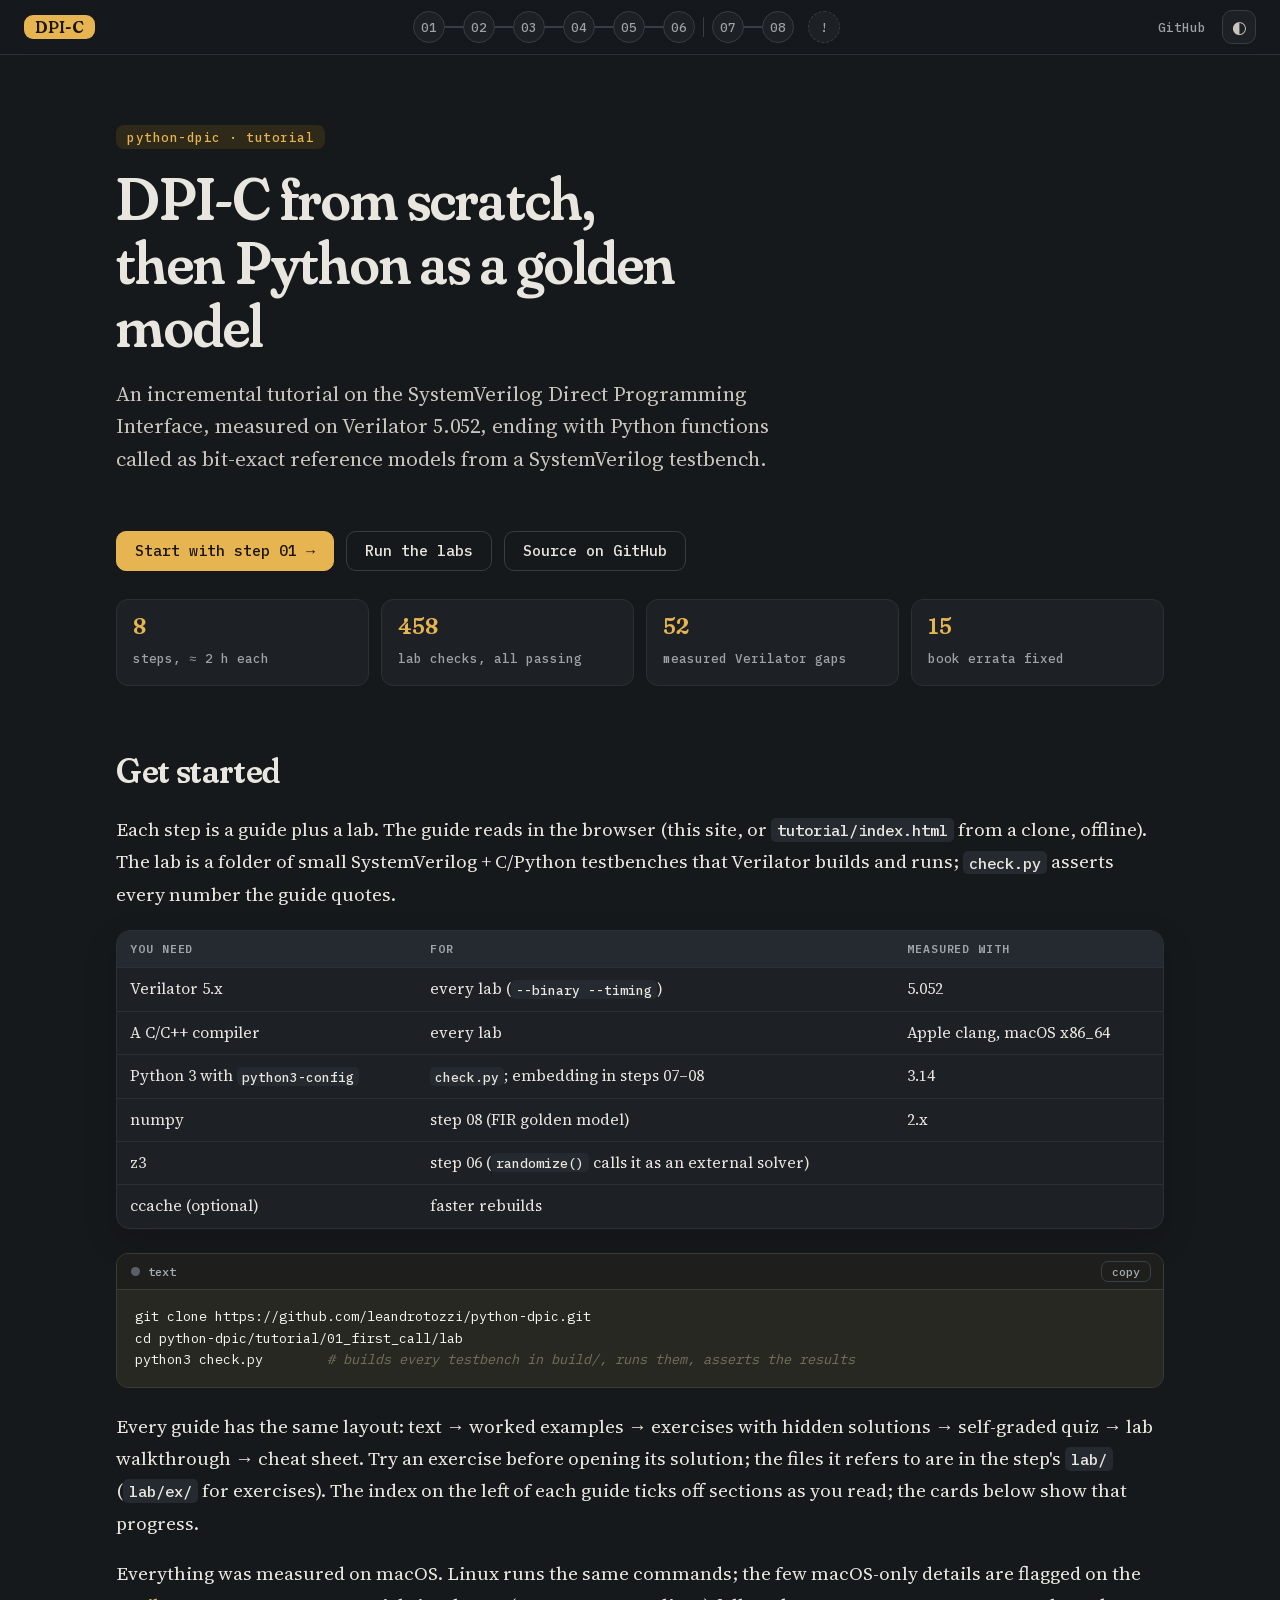
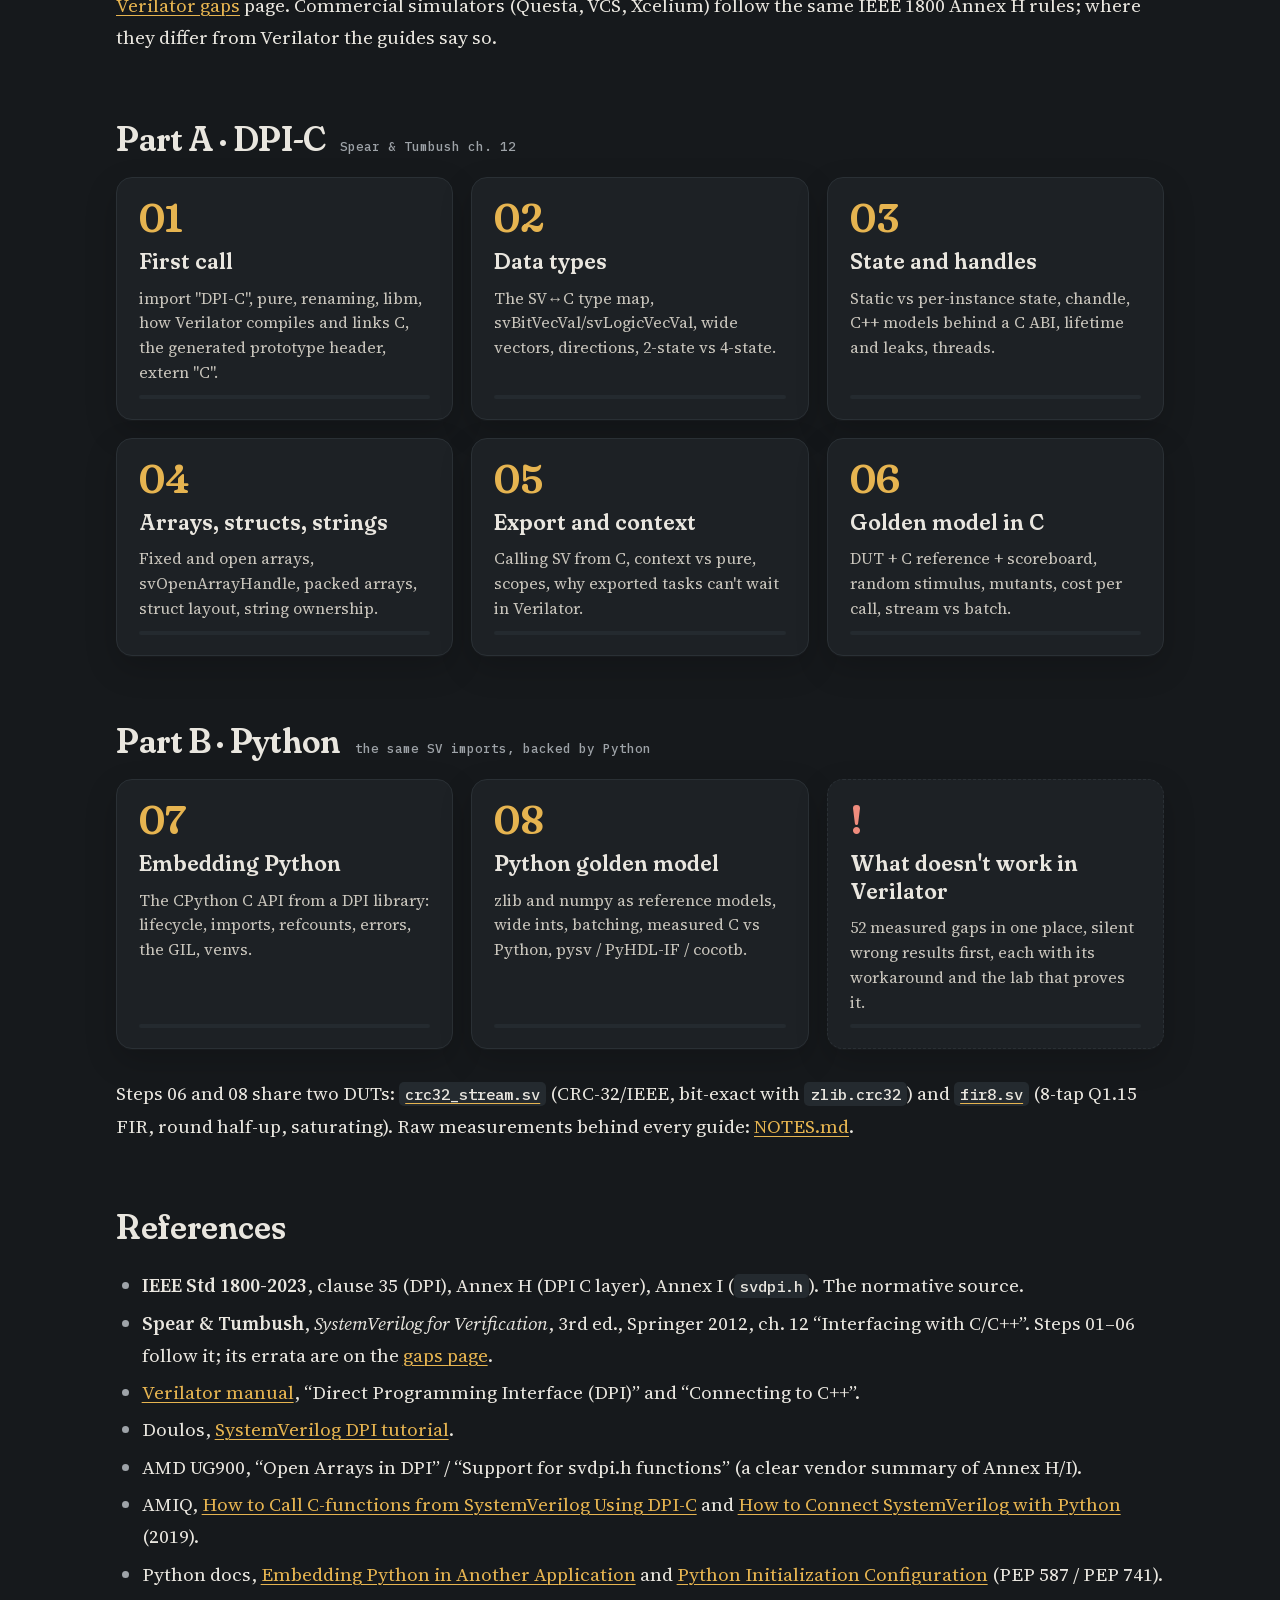
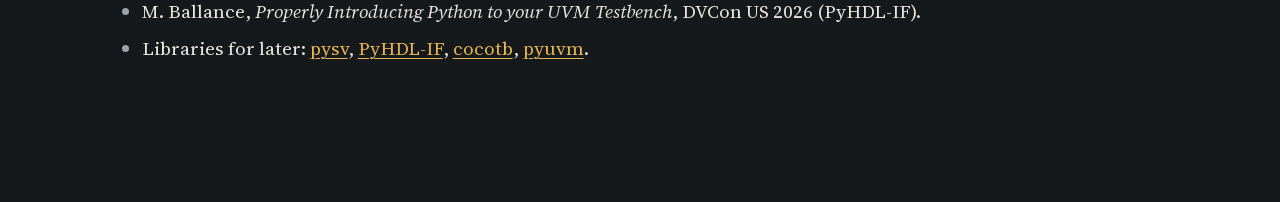
<file: tutorial/index.html>
<!doctype html>
<html lang="en">
<head>
<meta charset="utf-8">
<meta name="viewport" content="width=device-width, initial-scale=1">
<title>DPI-C and Python</title>
<link rel="stylesheet" href="assets/guide.css">
<script>try{var t=localStorage.getItem('dpic-theme');if(t)document.documentElement.dataset.theme=t}catch(e){}</script>
<script defer src="assets/guide.js"></script>
<style>
.home{max-width:1080px;margin:0 auto;padding:0 16px 120px}
.home .hero{padding:64px 0 24px}
.home h1{max-width:16ch}
.part{display:flex;align-items:baseline;gap:14px;margin:64px 0 18px}
.part h2{margin:0}
.part span{font:500 12.5px var(--font-mono);color:var(--muted)}
.cards{display:grid;grid-template-columns:repeat(auto-fill,minmax(300px,1fr));gap:18px}
.card{display:flex;flex-direction:column;gap:10px;padding:20px 22px;background:var(--surface);border:1px solid var(--line);border-radius:16px;
  text-decoration:none;color:var(--ink);box-shadow:var(--shadow);transition:transform .15s,border-color .15s}
.card:hover{transform:translateY(-3px);border-color:var(--acc)}
.card .top{display:flex;justify-content:space-between;align-items:center;margin:0}
.card .num{font:600 40px/1 var(--font-display);font-variation-settings:"SOFT" 100;color:var(--acc)}
.card .pct{font:500 12px var(--font-mono);color:var(--muted)}
.card .pct.done{color:var(--ok)}
.card h3{margin:0;font-size:22px}
.card p{margin:0;font-size:16px;line-height:1.55;color:var(--ink-2)}
.card .bar{height:4px;border-radius:4px;background:var(--surface-2);overflow:hidden;margin-top:auto}
.card .bar b{display:block;height:100%;width:0;background:var(--ok)}
.card.gaps{border-style:dashed}
.card.gaps .num{color:var(--trap)}
.facts{display:grid;grid-template-columns:repeat(auto-fit,minmax(220px,1fr));gap:12px;margin:28px 0 0}
.facts div{background:var(--surface);border:1px solid var(--line);border-radius:12px;padding:12px 16px}
.facts b{display:block;font:600 22px var(--font-display);font-variation-settings:"SOFT" 100;color:var(--acc)}
.facts span{font:500 12.5px var(--font-mono);color:var(--muted)}
.cta{display:flex;flex-wrap:wrap;gap:12px;margin:8px 0 0}
.cta a{font:500 15px var(--font-mono);padding:9px 18px;border-radius:10px;border:1px solid var(--line-2);color:var(--ink);text-decoration:none}
.cta a.go{background:var(--acc);border-color:var(--acc);color:var(--on-acc)}
.cta a:hover{border-color:var(--acc)}
.home h2{margin-top:64px}
.home .part h2{margin:0}
</style>
</head>
<body>
<div class="home">
<main style="max-width:none">
<p class="kicker">python-dpic · tutorial</p>
<h1>DPI-C from scratch, then Python as a golden model</h1>
<p class="deck">An incremental tutorial on the SystemVerilog Direct Programming Interface, measured on Verilator 5.052, ending with Python functions called as bit-exact reference models from a SystemVerilog testbench.</p>
<div class="cta"><a class="go" href="01_first_call/guide.html">Start with step 01 →</a><a href="#start">Run the labs</a><a href="https://github.com/leandrotozzi/python-dpic">Source on GitHub</a></div>
<div class="facts">
  <div><b>8</b><span>steps, ≈ 2 h each</span></div>
  <div><b>458</b><span>lab checks, all passing</span></div>
  <div><b>52</b><span>measured Verilator gaps</span></div>
  <div><b>15</b><span>book errata fixed</span></div>
</div>

<h2 id="start">Get started</h2>
<p>Each step is a guide plus a lab. The guide reads in the browser (this site, or <code>tutorial/index.html</code> from a clone, offline). The lab is a folder of small SystemVerilog + C/Python testbenches that Verilator builds and runs; <code>check.py</code> asserts every number the guide quotes.</p>
<div class="tbl"><table>
<tr><th>You need</th><th>For</th><th>Measured with</th></tr>
<tr><td>Verilator 5.x</td><td>every lab (<code>--binary --timing</code>)</td><td>5.052</td></tr>
<tr><td>A C/C++ compiler</td><td>every lab</td><td>Apple clang, macOS x86_64</td></tr>
<tr><td>Python 3 with <code>python3-config</code></td><td><code>check.py</code>; embedding in steps 07–08</td><td>3.14</td></tr>
<tr><td>numpy</td><td>step 08 (FIR golden model)</td><td>2.x</td></tr>
<tr><td>z3</td><td>step 06 (<code>randomize()</code> calls it as an external solver)</td><td></td></tr>
<tr><td>ccache (optional)</td><td>faster rebuilds</td><td></td></tr>
</table></div>
<pre><code class="language-bash">git clone https://github.com/leandrotozzi/python-dpic.git
cd python-dpic/tutorial/01_first_call/lab
python3 check.py        <span class="c"># builds every testbench in build/, runs them, asserts the results</span></code></pre>
<p>Every guide has the same layout: text → worked examples → exercises with hidden solutions → self-graded quiz → lab walkthrough → cheat sheet. Try an exercise before opening its solution; the files it refers to are in the step's <code>lab/</code> (<code>lab/ex/</code> for exercises). The index on the left of each guide ticks off sections as you read; the cards below show that progress.</p>
<p>Everything was measured on macOS. Linux runs the same commands; the few macOS-only details are flagged on the <a href="verilator_gaps.html">Verilator gaps</a> page. Commercial simulators (Questa, VCS, Xcelium) follow the same IEEE 1800 Annex H rules; where they differ from Verilator the guides say so.</p>

<div class="part"><h2>Part A · DPI-C</h2><span>Spear &amp; Tumbush ch. 12</span></div>
<div class="cards">
  <a class="card" href="01_first_call/guide.html"><div class="top"><span class="num">01</span><span class="pct"></span></div><h3>First call</h3><p>import "DPI-C", pure, renaming, libm, how Verilator compiles and links C, the generated prototype header, extern "C".</p><div class="bar"><b></b></div></a>
  <a class="card" href="02_data_types/guide.html"><div class="top"><span class="num">02</span><span class="pct"></span></div><h3>Data types</h3><p>The SV↔C type map, svBitVecVal/svLogicVecVal, wide vectors, directions, 2-state vs 4-state.</p><div class="bar"><b></b></div></a>
  <a class="card" href="03_state_and_handles/guide.html"><div class="top"><span class="num">03</span><span class="pct"></span></div><h3>State and handles</h3><p>Static vs per-instance state, chandle, C++ models behind a C ABI, lifetime and leaks, threads.</p><div class="bar"><b></b></div></a>
  <a class="card" href="04_arrays_structs_strings/guide.html"><div class="top"><span class="num">04</span><span class="pct"></span></div><h3>Arrays, structs, strings</h3><p>Fixed and open arrays, svOpenArrayHandle, packed arrays, struct layout, string ownership.</p><div class="bar"><b></b></div></a>
  <a class="card" href="05_export_and_context/guide.html"><div class="top"><span class="num">05</span><span class="pct"></span></div><h3>Export and context</h3><p>Calling SV from C, context vs pure, scopes, why exported tasks can't wait in Verilator.</p><div class="bar"><b></b></div></a>
  <a class="card" href="06_golden_model_c/guide.html"><div class="top"><span class="num">06</span><span class="pct"></span></div><h3>Golden model in C</h3><p>DUT + C reference + scoreboard, random stimulus, mutants, cost per call, stream vs batch.</p><div class="bar"><b></b></div></a>
</div>

<div class="part"><h2>Part B · Python</h2><span>the same SV imports, backed by Python</span></div>
<div class="cards">
  <a class="card" href="07_embedding_python/guide.html"><div class="top"><span class="num">07</span><span class="pct"></span></div><h3>Embedding Python</h3><p>The CPython C API from a DPI library: lifecycle, imports, refcounts, errors, the GIL, venvs.</p><div class="bar"><b></b></div></a>
  <a class="card" href="08_python_golden_model/guide.html"><div class="top"><span class="num">08</span><span class="pct"></span></div><h3>Python golden model</h3><p>zlib and numpy as reference models, wide ints, batching, measured C vs Python, pysv / PyHDL-IF / cocotb.</p><div class="bar"><b></b></div></a>
  <a class="card gaps" href="verilator_gaps.html"><div class="top"><span class="num">!</span><span class="pct"></span></div><h3>What doesn't work in Verilator</h3><p>52 measured gaps in one place, silent wrong results first, each with its workaround and the lab that proves it.</p><div class="bar"><b></b></div></a>
</div>

<p style="margin-top:28px">Steps 06 and 08 share two DUTs: <a href="common/rtl/crc32_stream.sv"><code>crc32_stream.sv</code></a> (CRC-32/IEEE, bit-exact with <code>zlib.crc32</code>) and <a href="common/rtl/fir8.sv"><code>fir8.sv</code></a> (8-tap Q1.15 FIR, round half-up, saturating). Raw measurements behind every guide: <a href="NOTES.md">NOTES.md</a>.</p>

<h2 id="references">References</h2>
<ul>
<li><b>IEEE Std 1800-2023</b>, clause 35 (DPI), Annex H (DPI C layer), Annex I (<code>svdpi.h</code>). The normative source.</li>
<li><b>Spear &amp; Tumbush</b>, <i>SystemVerilog for Verification</i>, 3rd ed., Springer 2012, ch. 12 “Interfacing with C/C++”. Steps 01–06 follow it; its errata are on the <a href="verilator_gaps.html">gaps page</a>.</li>
<li><a href="https://verilator.org/guide/latest/connecting.html">Verilator manual</a>, “Direct Programming Interface (DPI)” and “Connecting to C++”.</li>
<li>Doulos, <a href="https://www.doulos.com/knowhow/systemverilog/systemverilog-tutorials/systemverilog-dpi-tutorial/">SystemVerilog DPI tutorial</a>.</li>
<li>AMD UG900, “Open Arrays in DPI” / “Support for svdpi.h functions” (a clear vendor summary of Annex H/I).</li>
<li>AMIQ, <a href="https://www.consulting.amiq.com/2019/01/30/how-to-call-c-functions-from-systemverilog-using-dpi-c/">How to Call C-functions from SystemVerilog Using DPI-C</a> and <a href="https://www.consulting.amiq.com/?p=5664">How to Connect SystemVerilog with Python</a> (2019).</li>
<li>Python docs, <a href="https://docs.python.org/3/extending/embedding.html">Embedding Python in Another Application</a> and <a href="https://docs.python.org/3/c-api/init_config.html">Python Initialization Configuration</a> (PEP 587 / PEP 741).</li>
<li>M. Ballance, <i>Properly Introducing Python to your UVM Testbench</i>, DVCon US 2026 (PyHDL-IF).</li>
<li>Libraries for later: <a href="https://github.com/Kuree/pysv">pysv</a>, <a href="https://github.com/fvutils/pyhdl-if">PyHDL-IF</a>, <a href="https://www.cocotb.org">cocotb</a>, <a href="https://github.com/pyuvm/pyuvm">pyuvm</a>.</li>
</ul>
</main>
</div>
<script>
document.querySelectorAll('.card').forEach(function (c) {
  var href = c.getAttribute('href'), parts = href.split('/'), key = 'dpic-seen:' + (parts.length > 1 ? parts[0] : 'tutorial') + '/' + parts[parts.length - 1];
  var seen = {}; try { seen = JSON.parse(localStorage.getItem(key) || '{}') || {}; } catch (e) {}
  var total = 0; try { total = +localStorage.getItem(key.replace('dpic-seen:', 'dpic-total:')) || 0; } catch (e) {}
  var n = Object.keys(seen).length;
  if (!n || !total) return;
  var pct = Math.min(100, Math.round(100 * n / total));
  c.querySelector('.bar b').style.width = pct + '%';
  var p = c.querySelector('.pct'); p.textContent = pct >= 100 ? 'read ✓' : pct + '% read'; if (pct >= 100) p.classList.add('done');
});
</script>
</body>
</html>
</file>
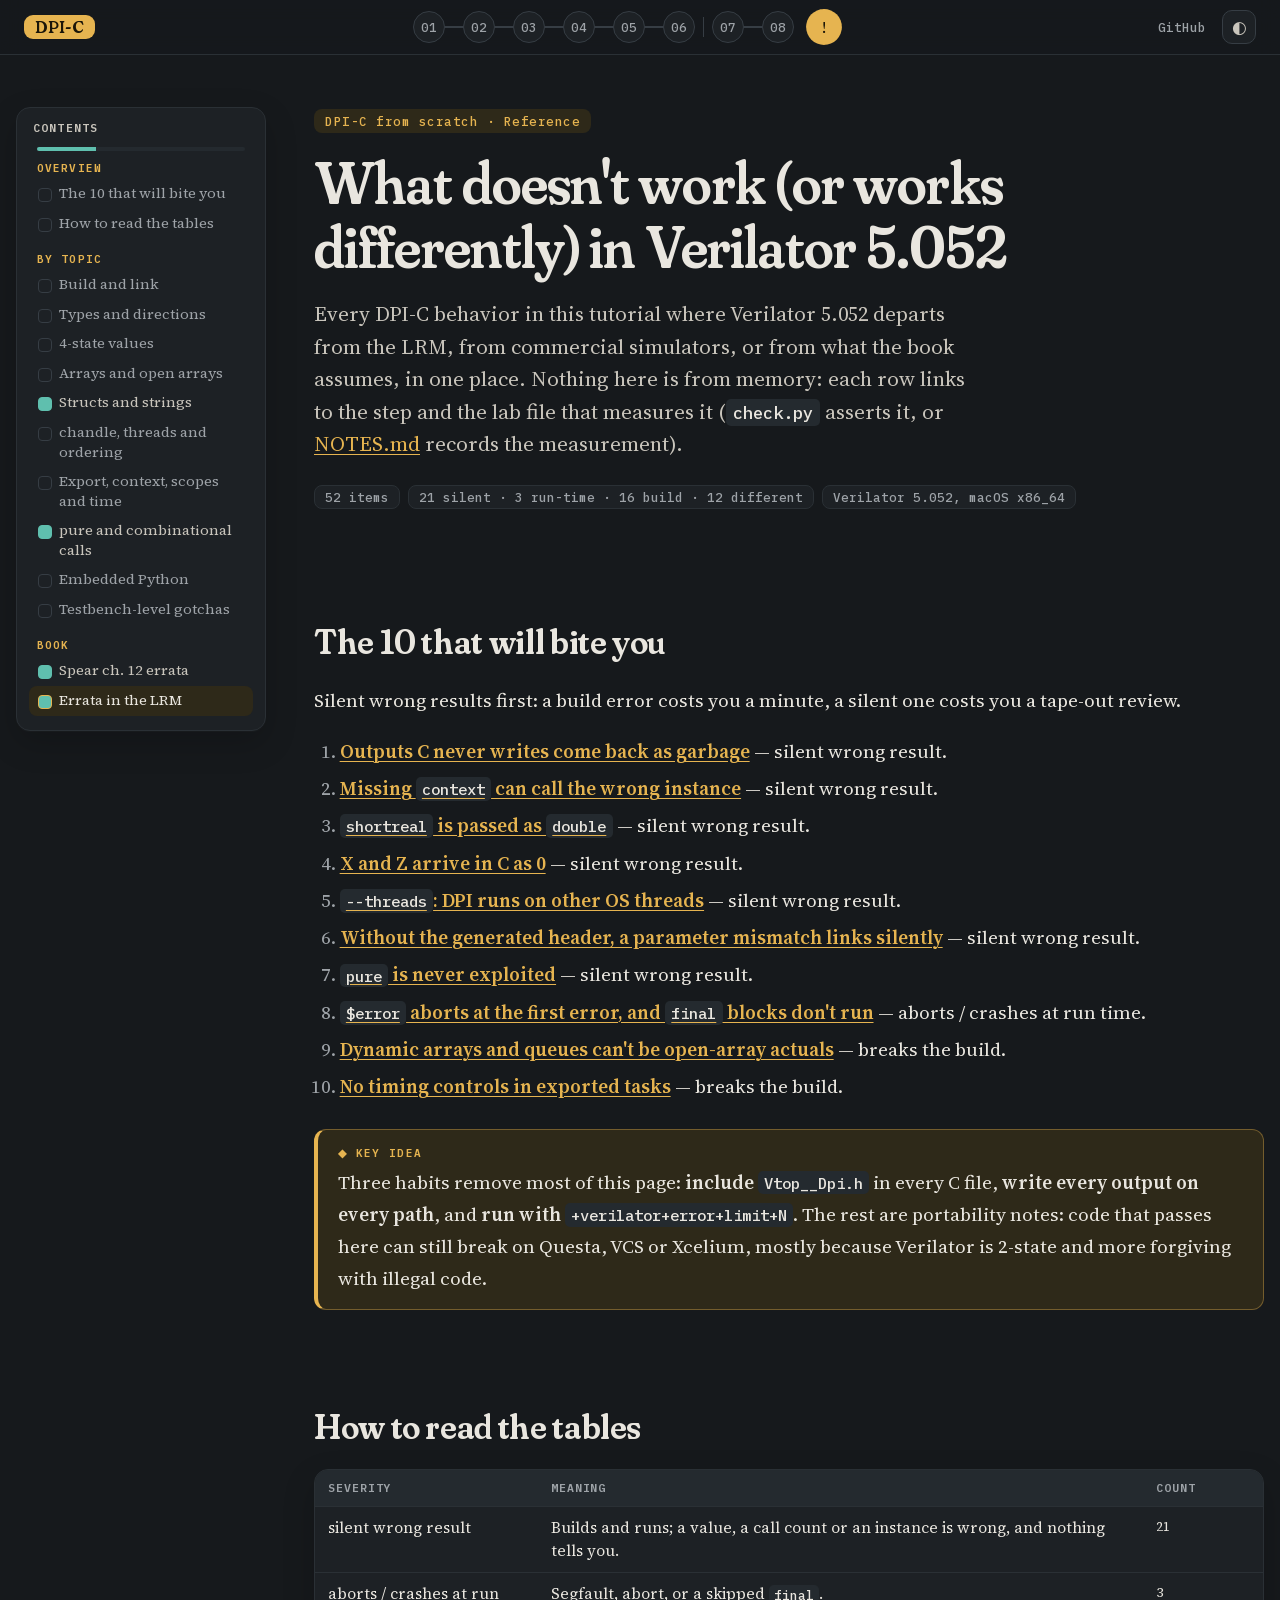
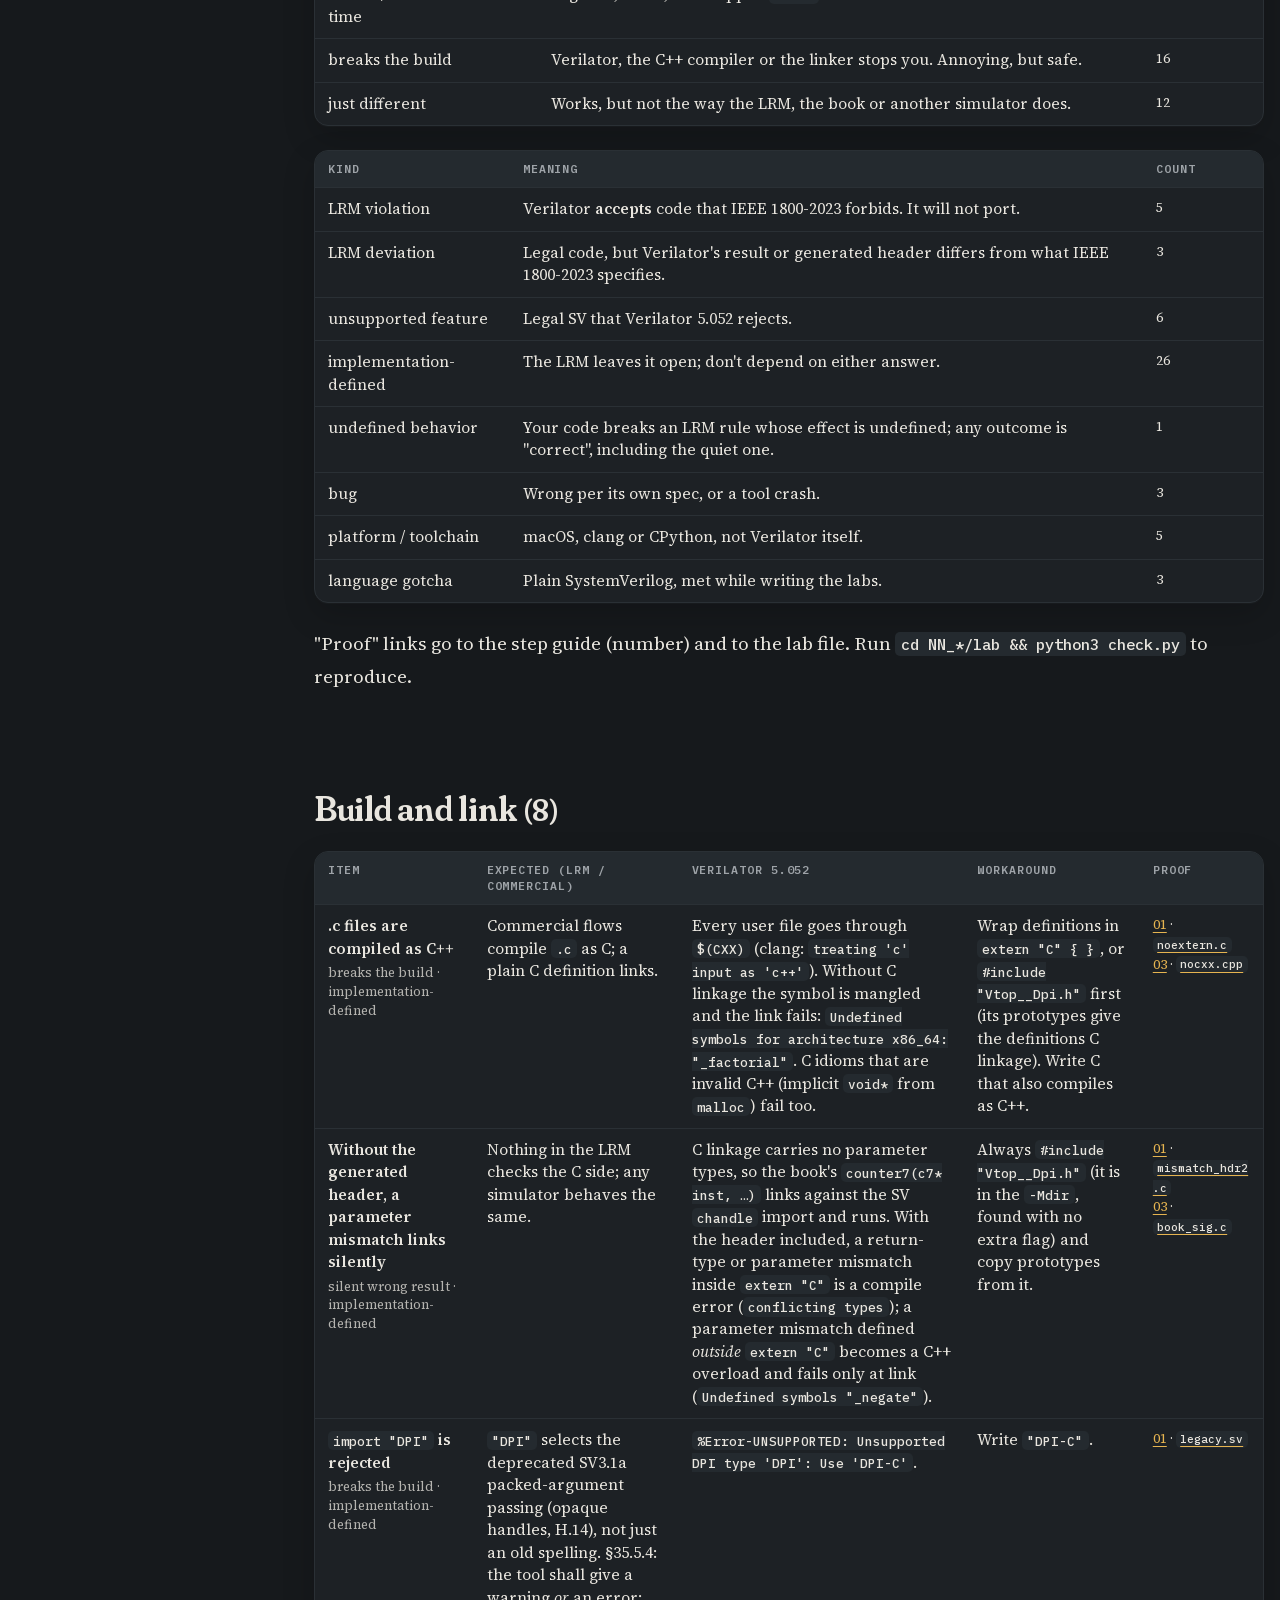
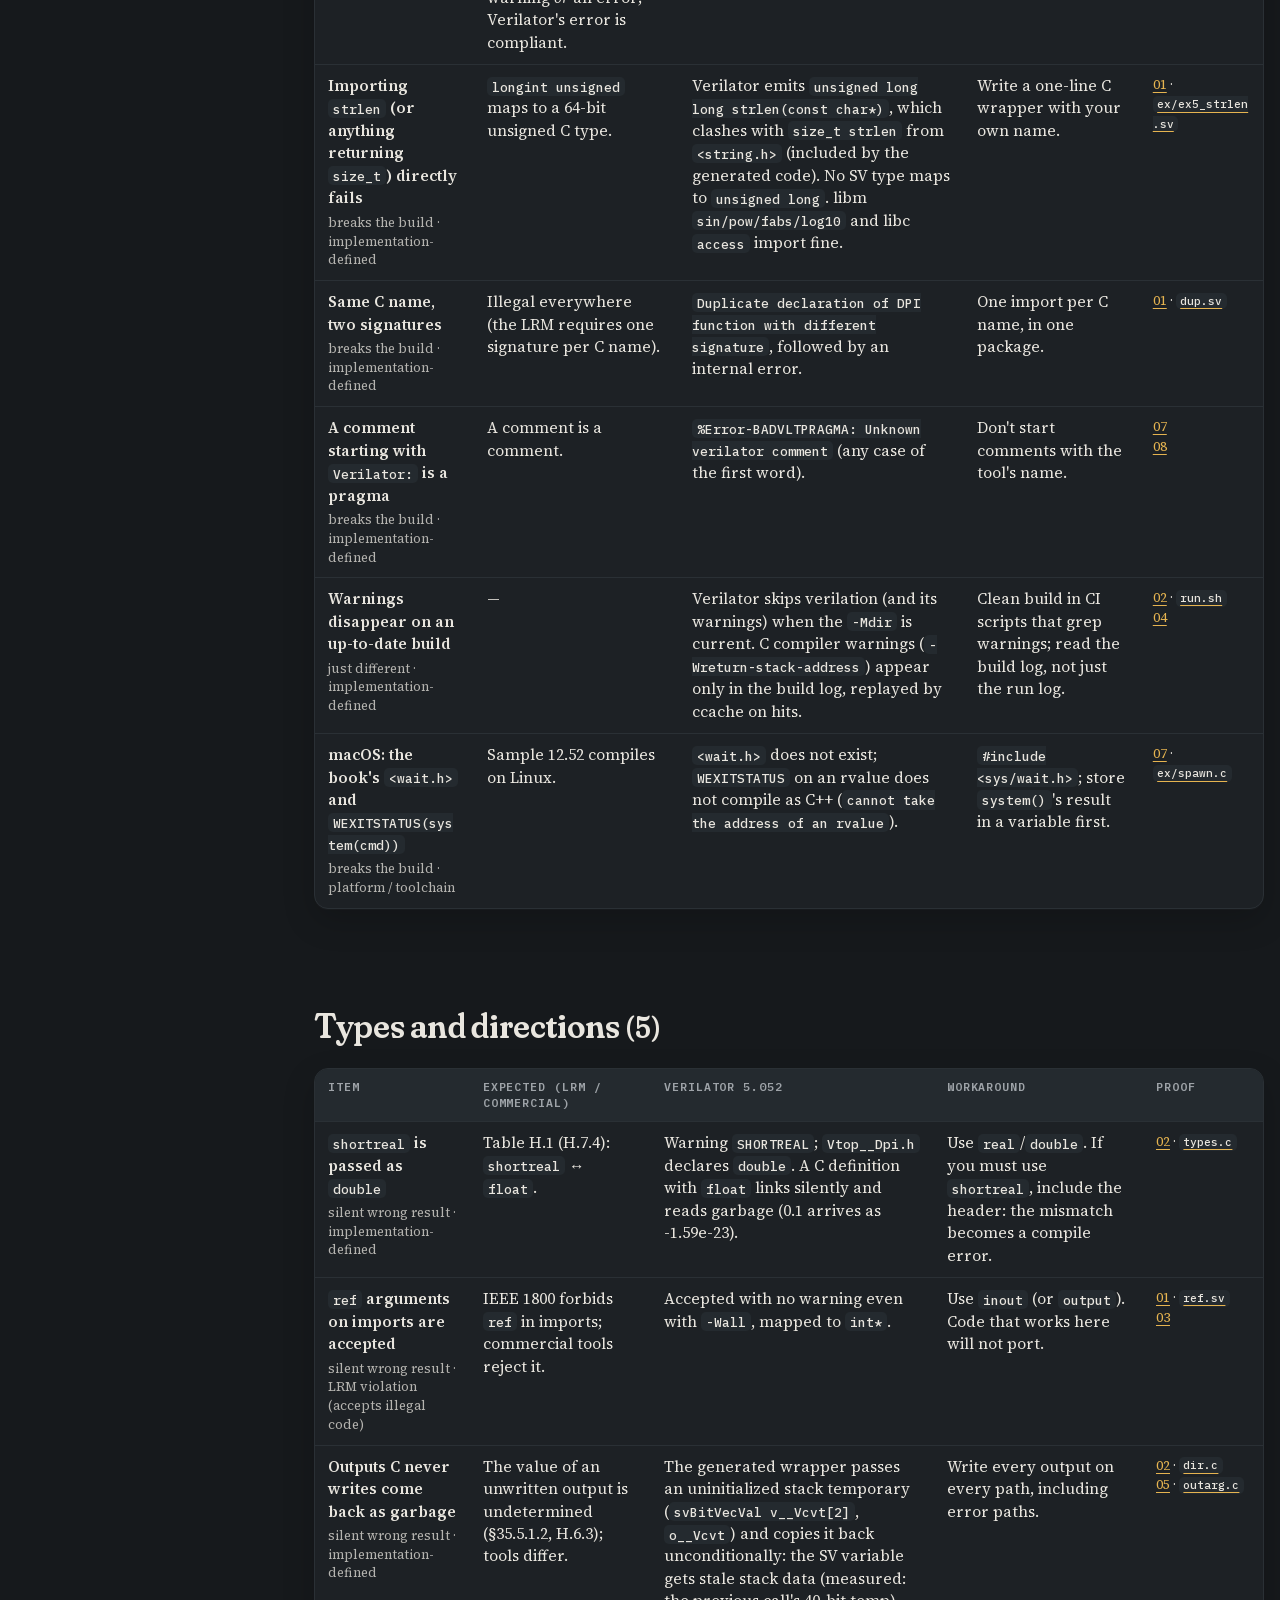
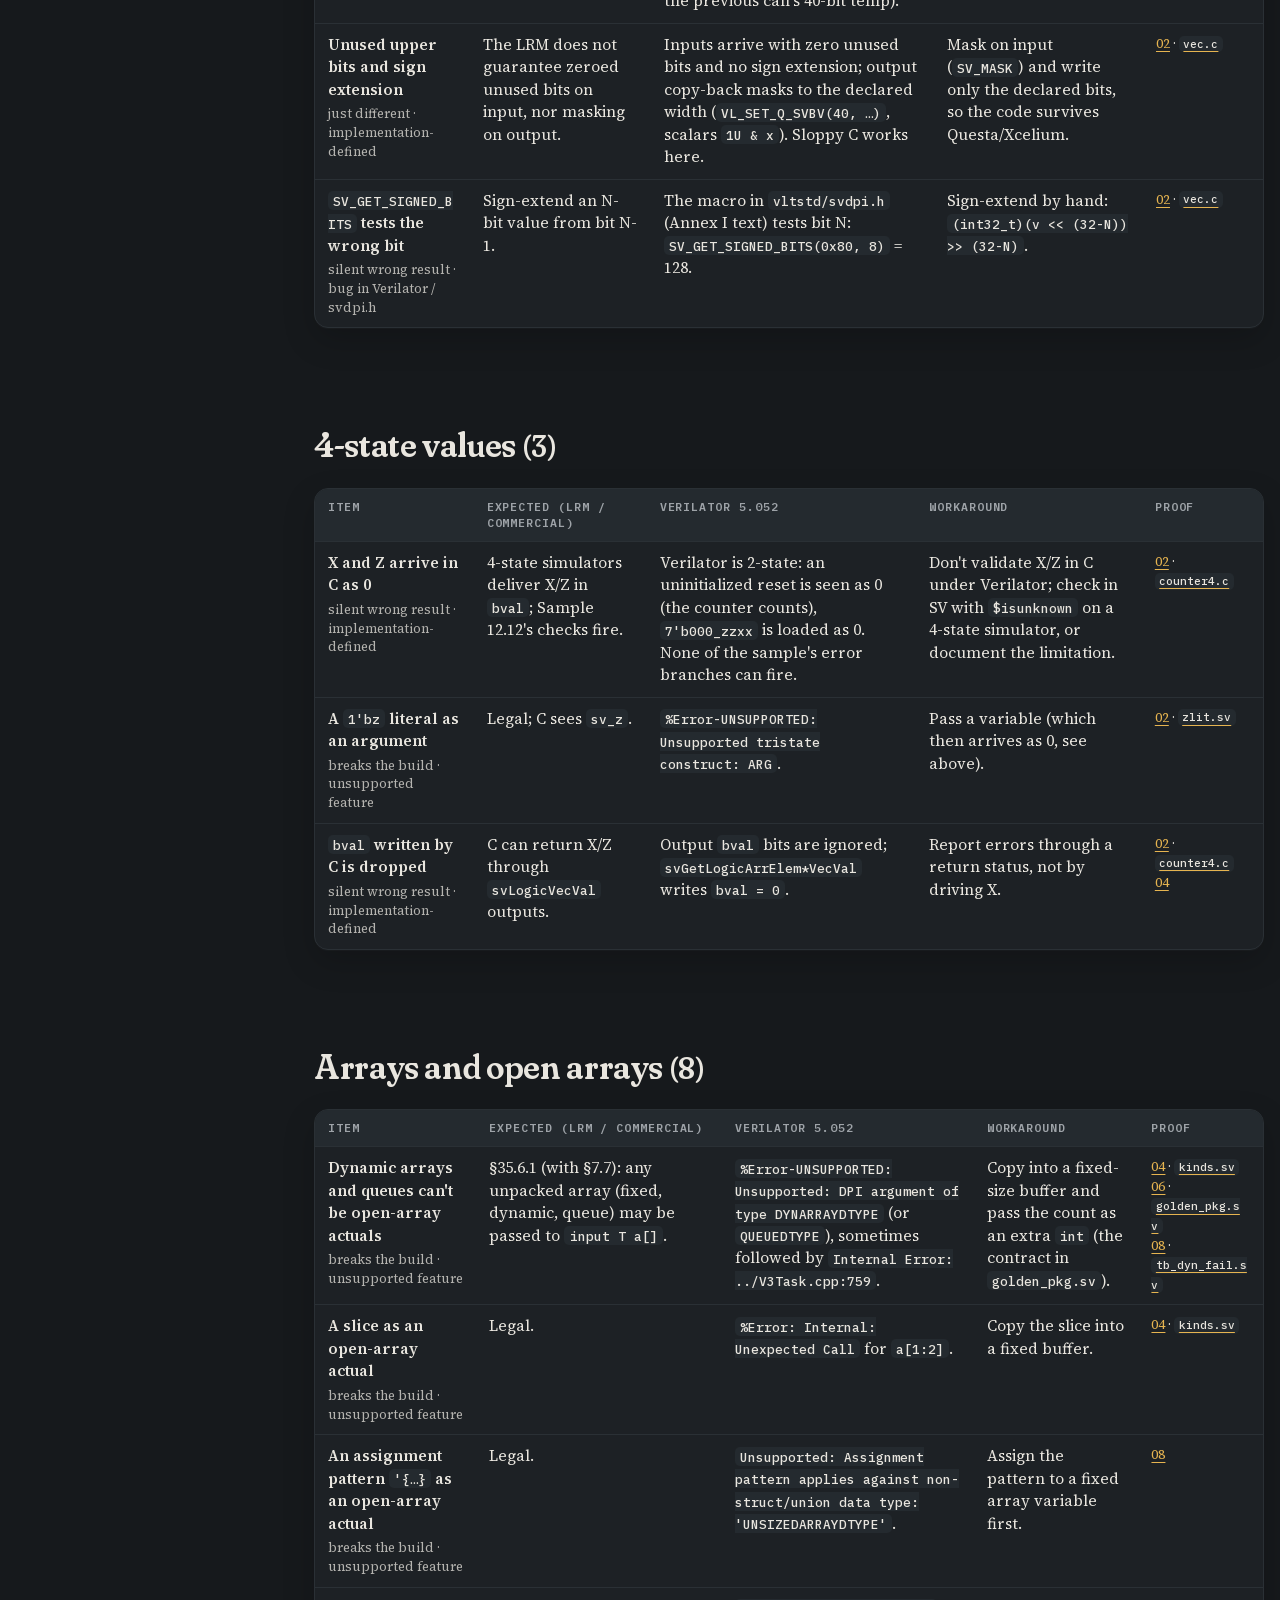
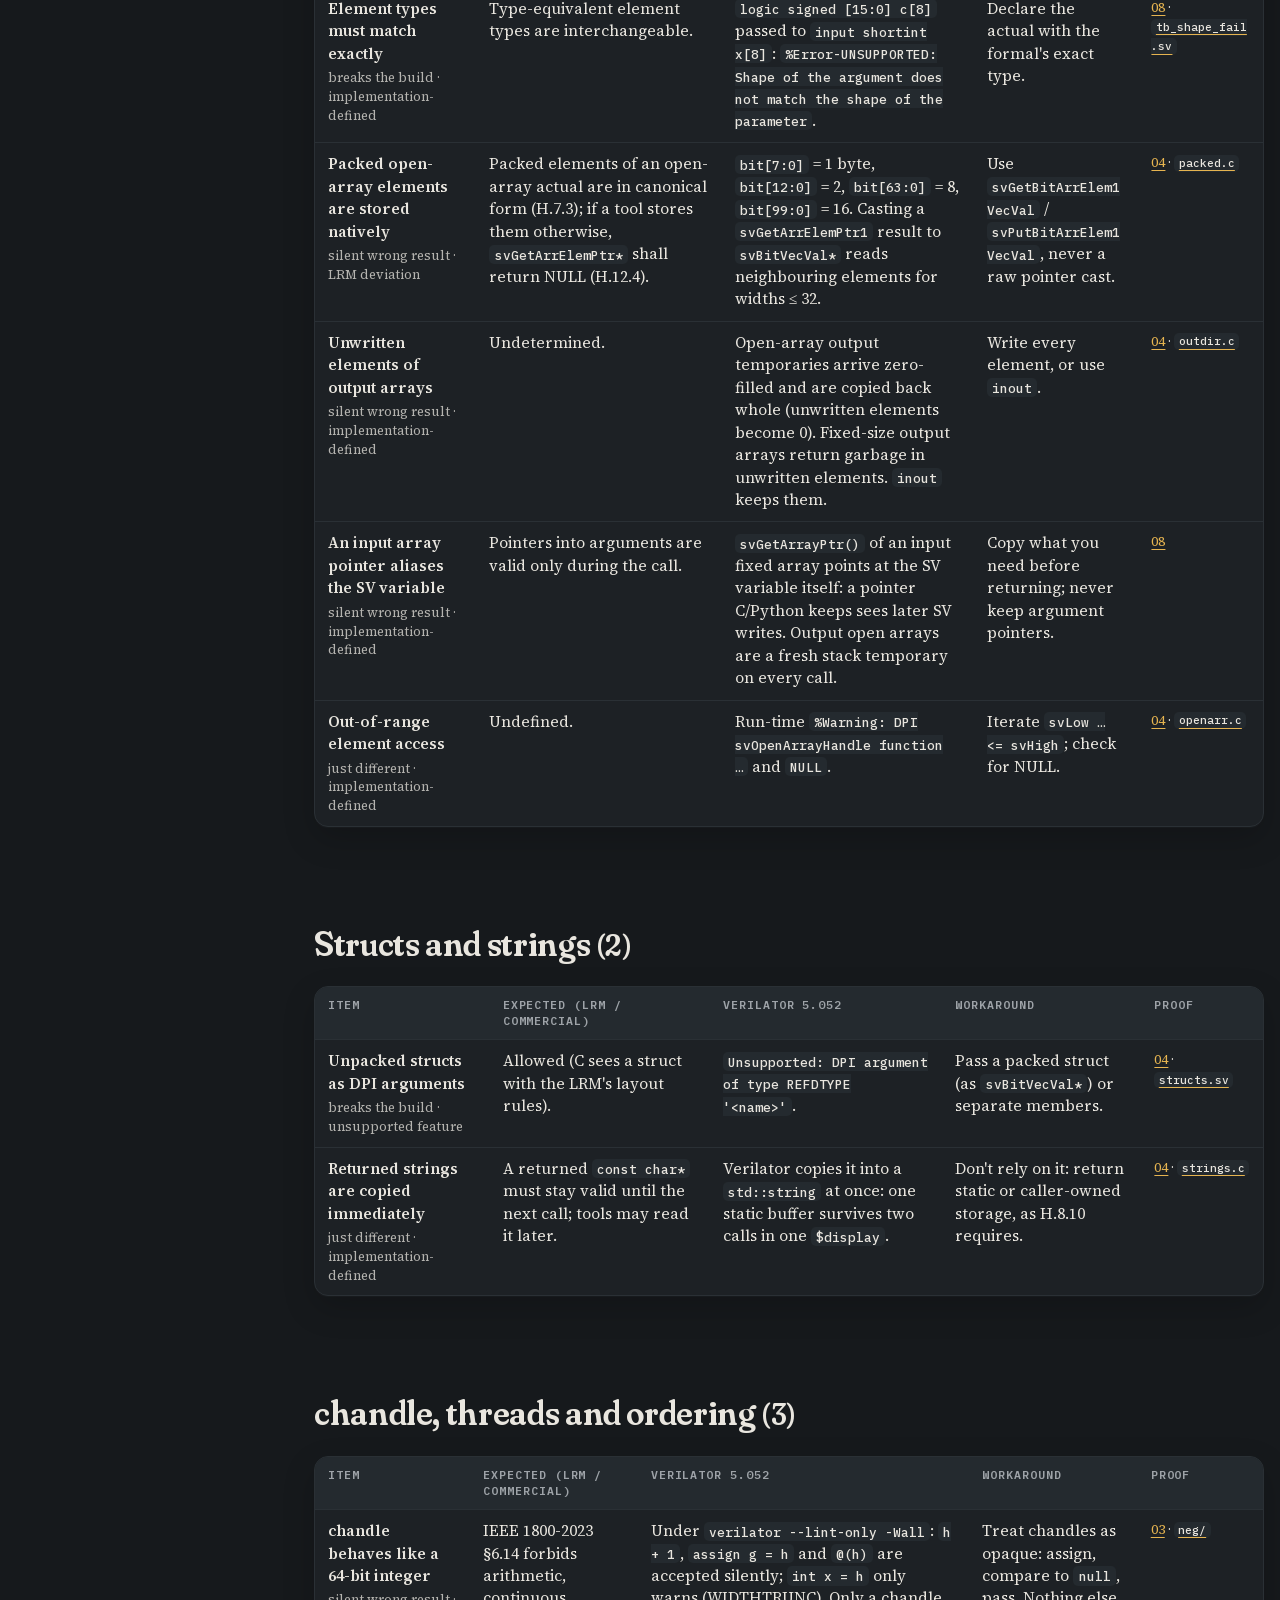
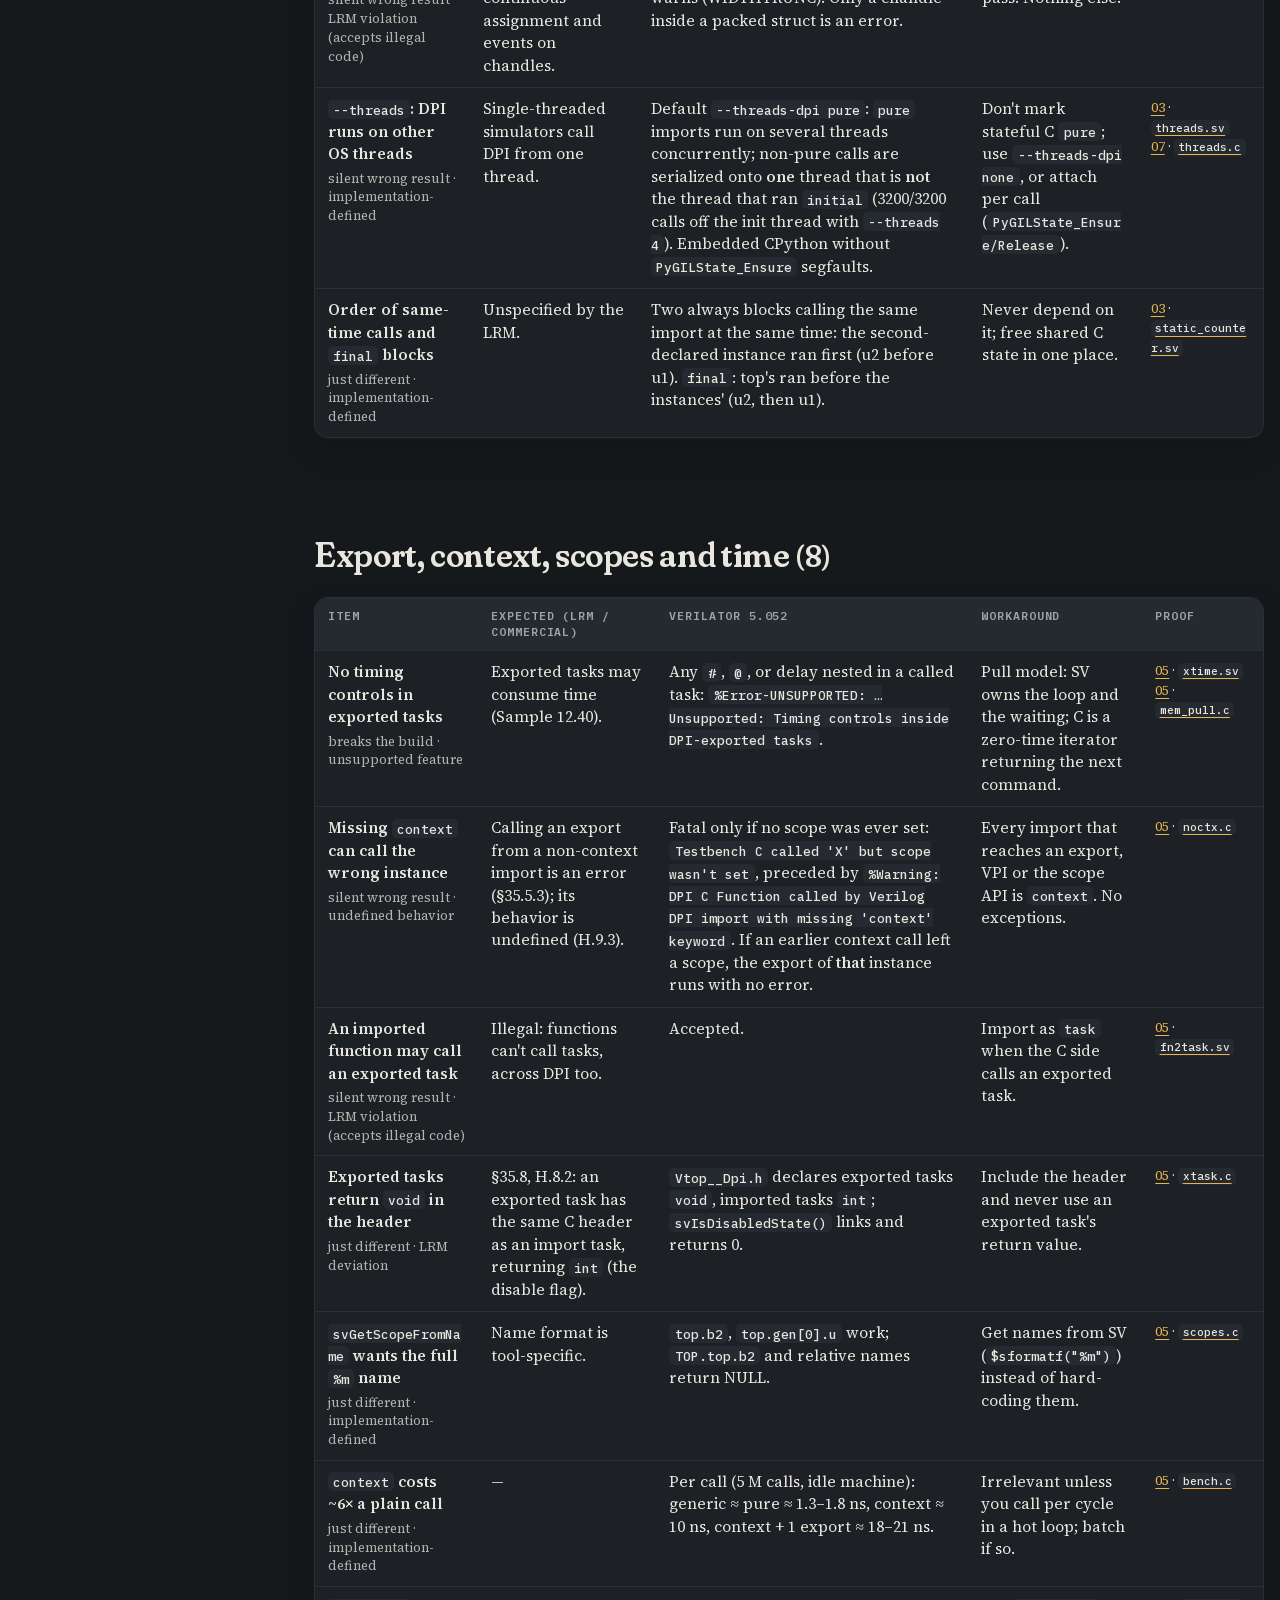
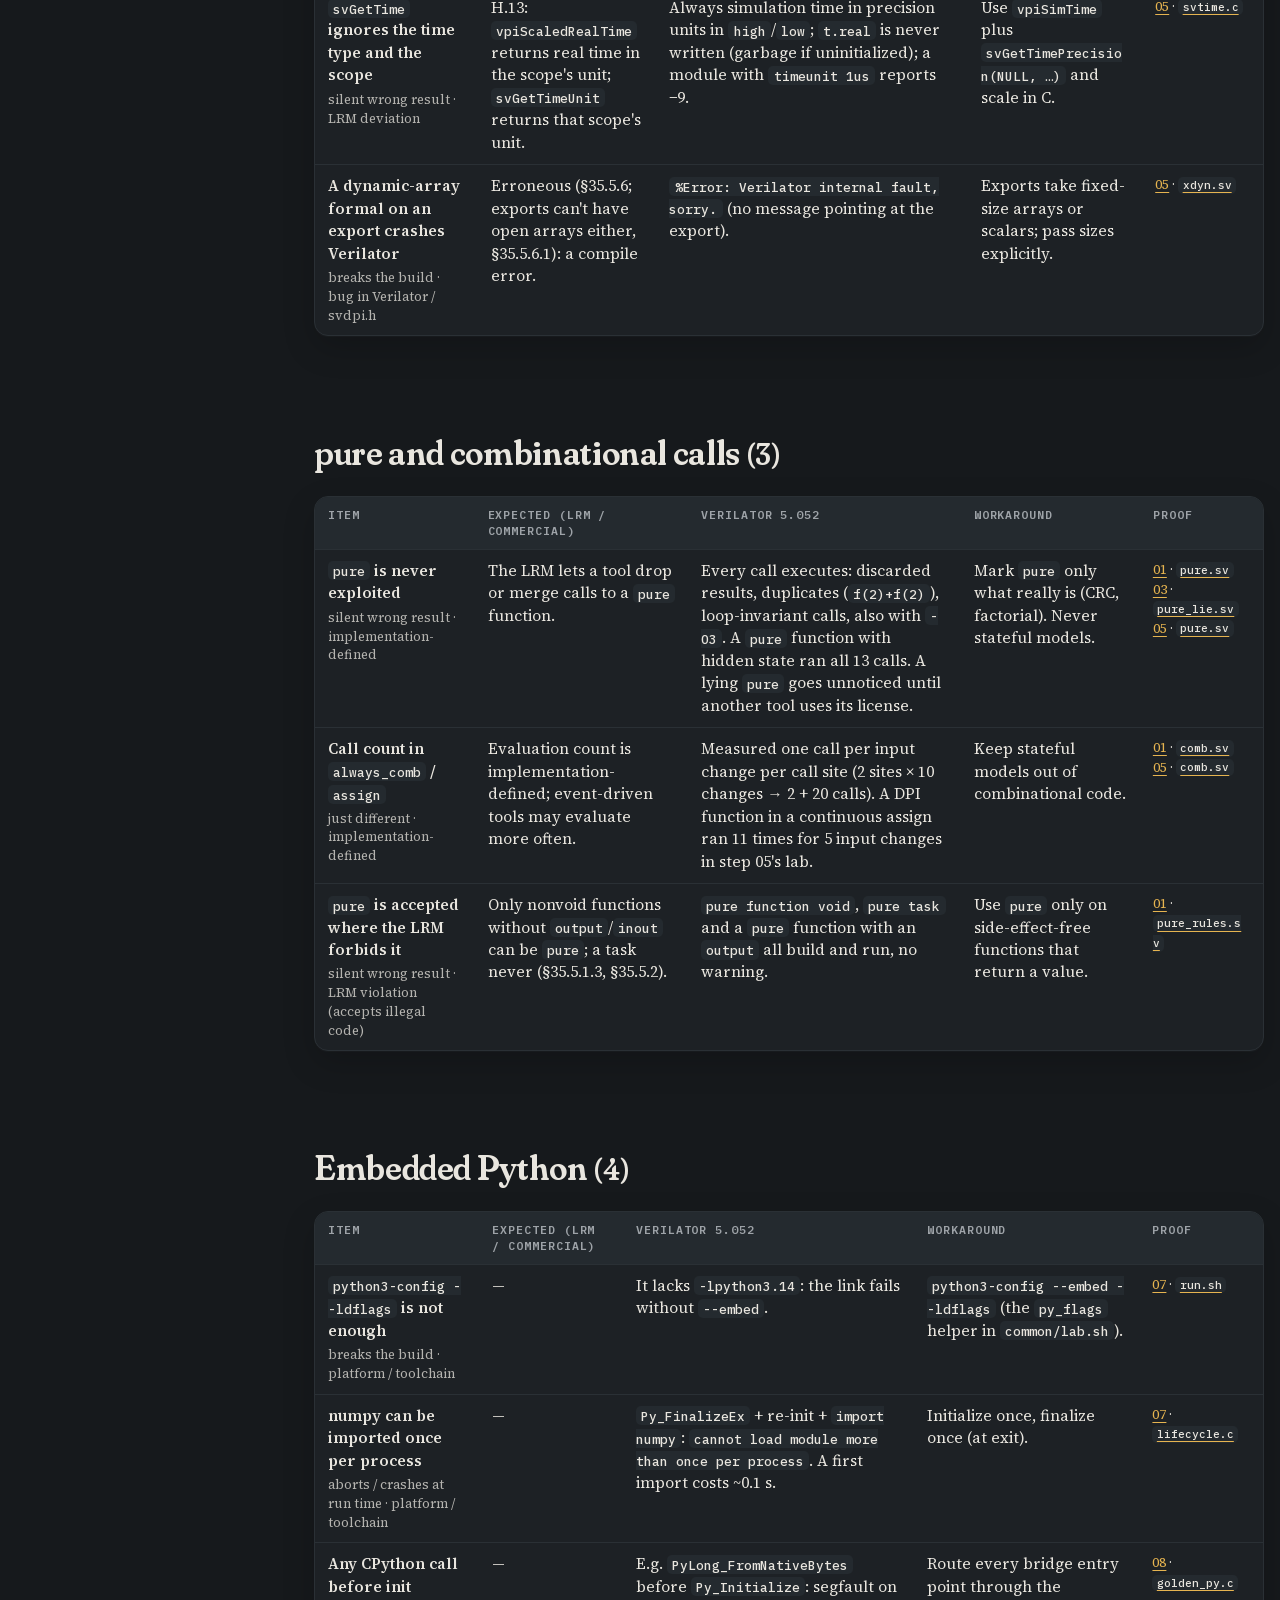
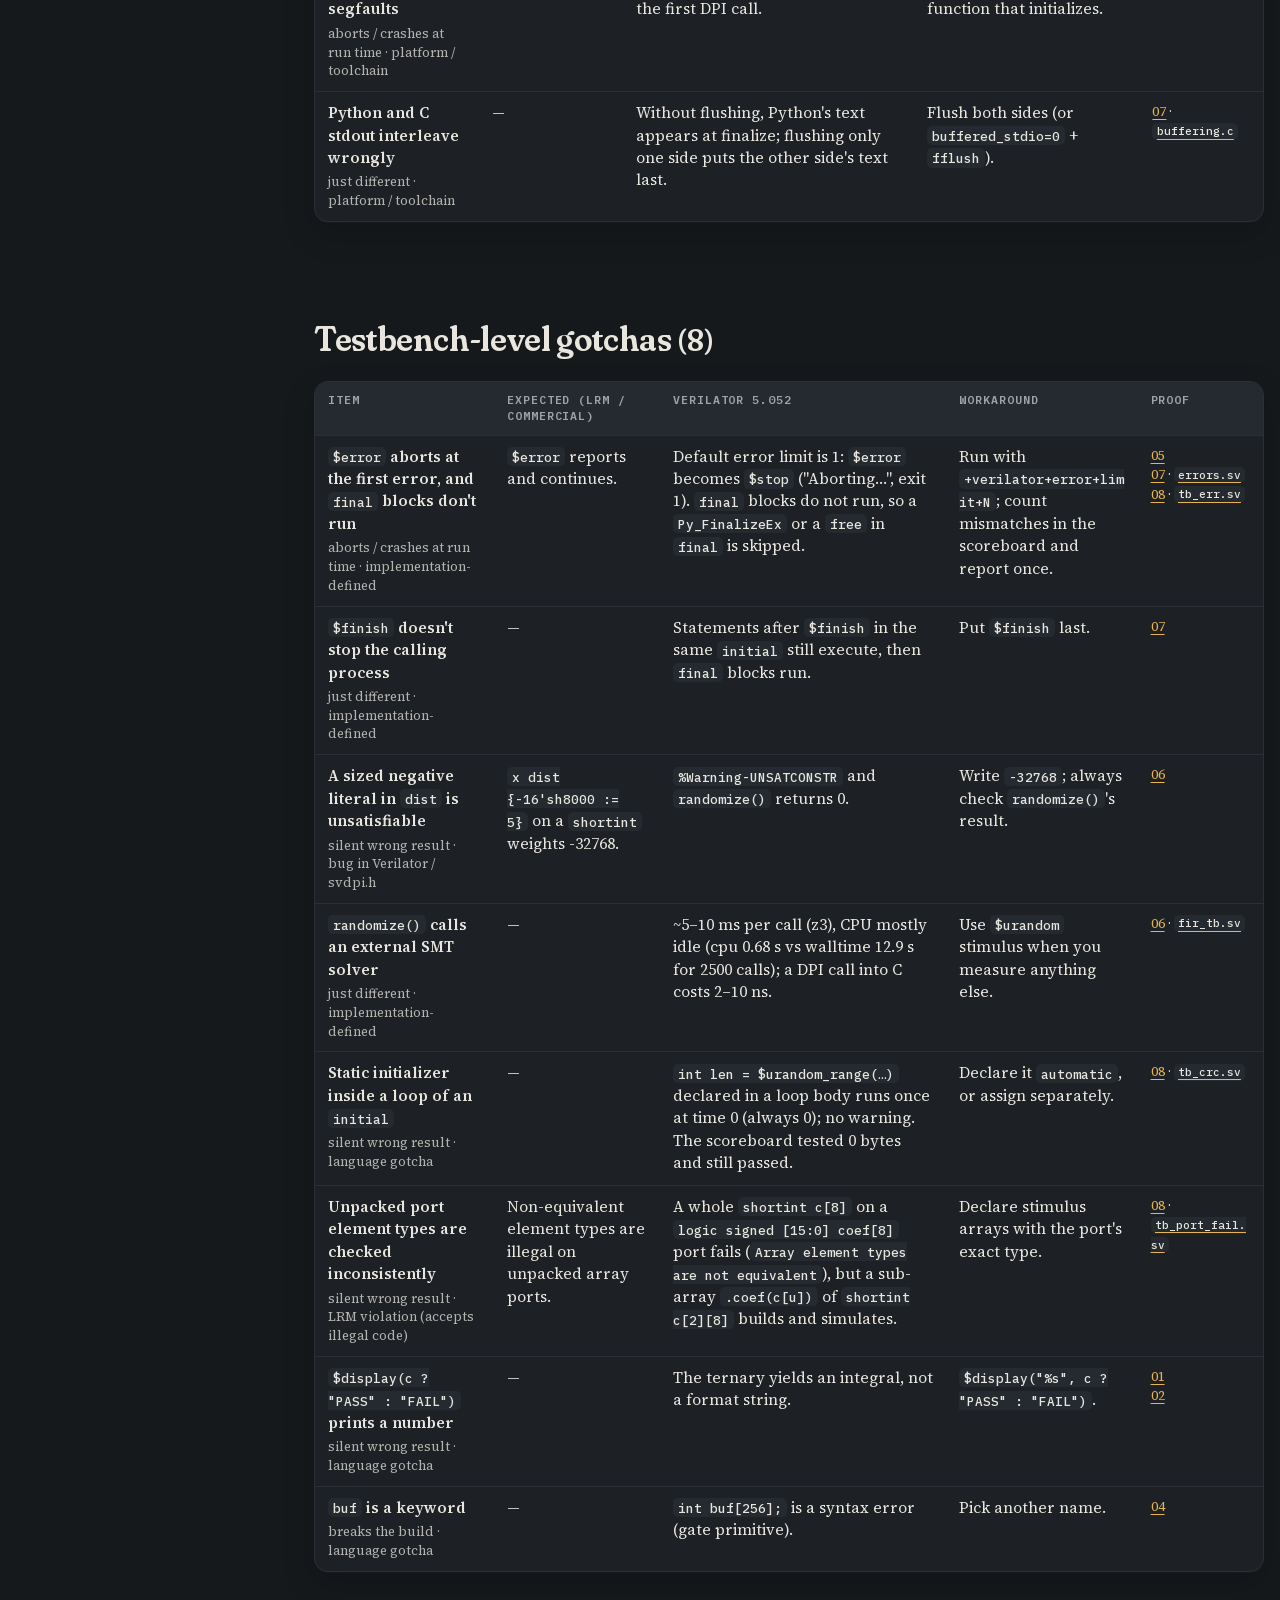
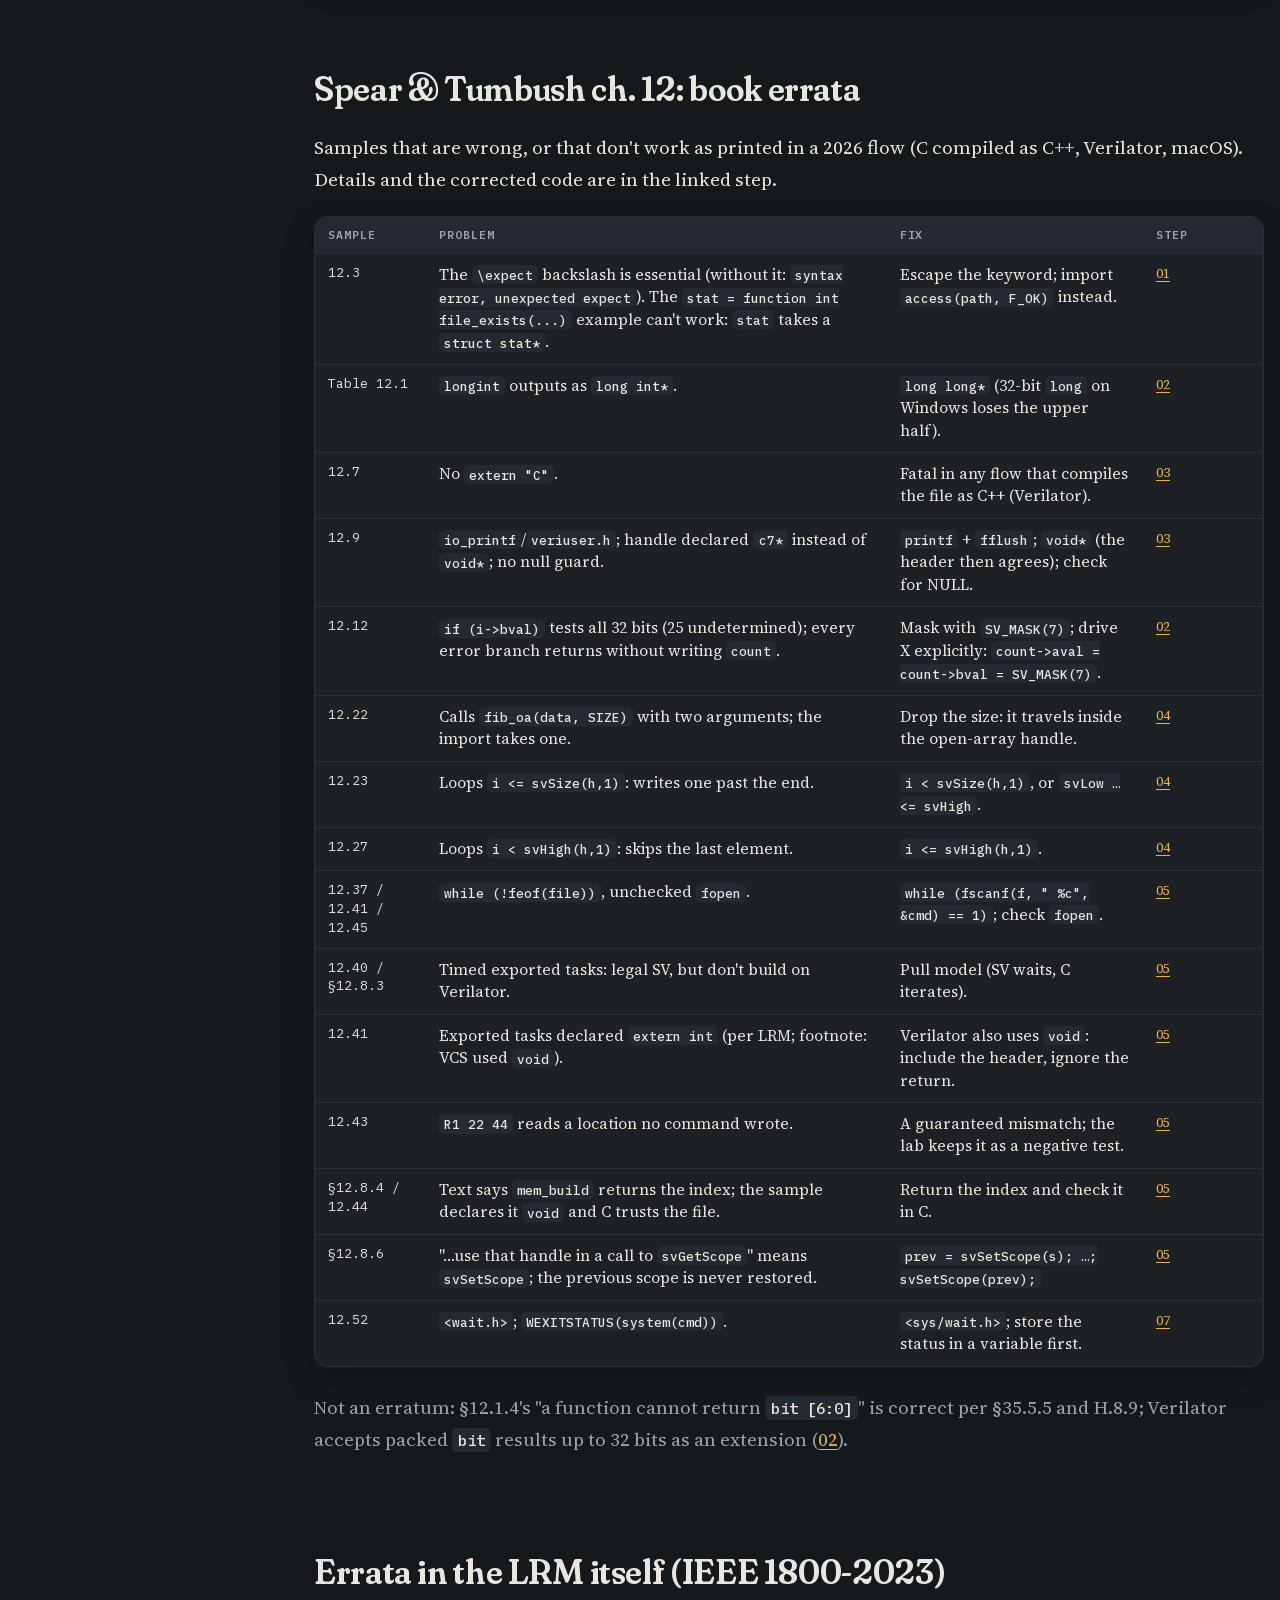
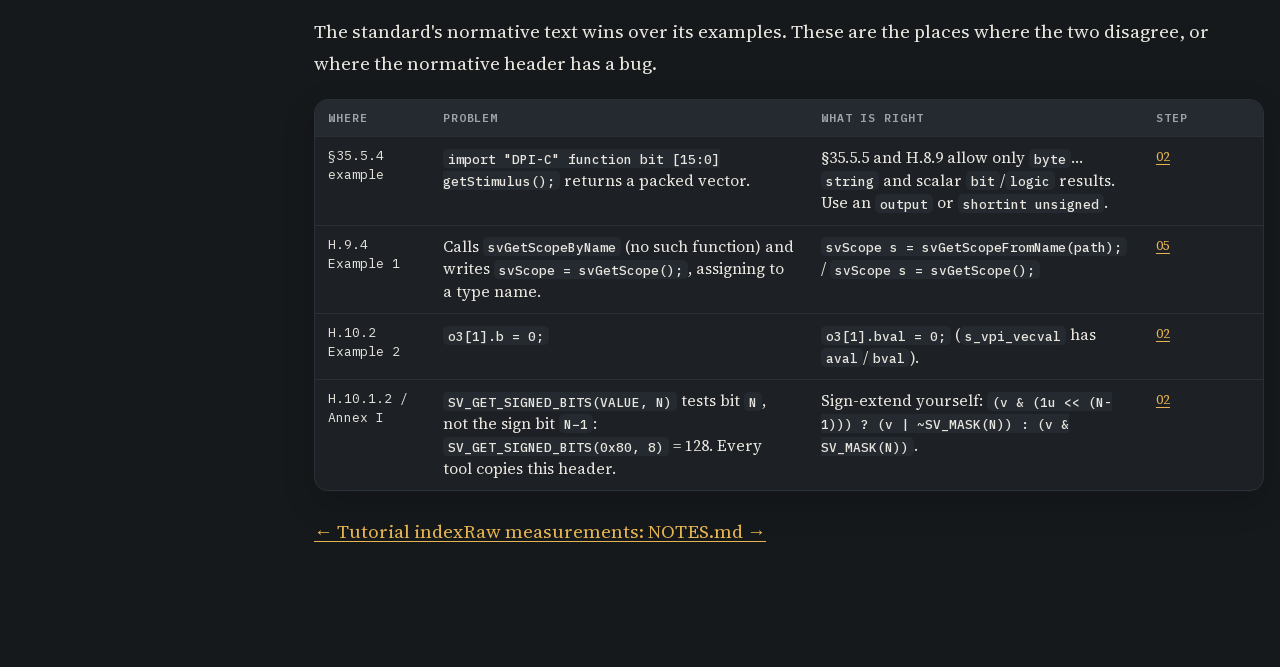
<file: tutorial/verilator_gaps.html>
<!doctype html>
<html lang="en">
<head>
<meta charset="utf-8">
<meta name="viewport" content="width=device-width, initial-scale=1">
<title>DPI-C: Verilator gaps</title>
<link rel="stylesheet" href="assets/guide.css">
<script>try{var t=localStorage.getItem('dpic-theme');if(t)document.documentElement.dataset.theme=t}catch(e){}</script>
<script defer src="assets/guide.js"></script>
<style>td small{display:block;margin-top:4px;opacity:.75}
main{max-width:1100px}@media (min-width:1100px){.page{max-width:1420px;grid-template-columns:250px minmax(0,1100px)}}
td:last-child{font-size:13.5px;min-width:120px}td:last-child a{overflow-wrap:normal;word-break:keep-all}</style>
</head>
<body>
<div class="page">
<details class="toc" id="toc"><summary>Contents</summary><nav><ol>
<li class="grp">Overview</li>
<li><a href="#top10">The 10 that will bite you</a></li>
<li><a href="#legend">How to read the tables</a></li>
<li class="grp">By topic</li>
<li><a href="#g-build">Build and link</a></li>
<li><a href="#g-types">Types and directions</a></li>
<li><a href="#g-4state">4-state values</a></li>
<li><a href="#g-arrays">Arrays and open arrays</a></li>
<li><a href="#g-structs">Structs and strings</a></li>
<li><a href="#g-chandle">chandle, threads and ordering</a></li>
<li><a href="#g-export">Export, context, scopes and time</a></li>
<li><a href="#g-pure">pure and combinational calls</a></li>
<li><a href="#g-python">Embedded Python</a></li>
<li><a href="#g-tb">Testbench-level gotchas</a></li>
<li class="grp">Book</li>
<li><a href="#errata">Spear ch. 12 errata</a></li>
<li><a href="#lrm-errata">Errata in the LRM</a></li>
</ol></nav></details>

<main>
<p class="kicker">DPI-C from scratch · Reference</p>
<h1>What doesn't work (or works differently) in Verilator 5.052</h1>
<p class="deck">Every DPI-C behavior in this tutorial where Verilator 5.052 departs from the LRM, from commercial simulators, or from what the book assumes, in one place. Nothing here is from memory: each row links to the step and the lab file that measures it (<code>check.py</code> asserts it, or <a href="NOTES.md">NOTES.md</a> records the measurement).</p>
<p class="meta"><span>52 items</span><span>21 silent · 3 run-time · 16 build · 12 different</span><span>Verilator 5.052, macOS x86_64</span></p>

<h2 id="top10">The 10 that will bite you</h2>
<p>Silent wrong results first: a build error costs you a minute, a silent one costs you a tape-out review.</p>
<ol>
<li><a href="#t3"><b>Outputs C never writes come back as garbage</b></a> — silent wrong result.</li>
<li><a href="#x2"><b>Missing <code>context</code> can call the wrong instance</b></a> — silent wrong result.</li>
<li><a href="#t1"><b><code>shortreal</code> is passed as <code>double</code></b></a> — silent wrong result.</li>
<li><a href="#f1"><b>X and Z arrive in C as 0</b></a> — silent wrong result.</li>
<li><a href="#c2"><b><code>--threads</code>: DPI runs on other OS threads</b></a> — silent wrong result.</li>
<li><a href="#b2"><b>Without the generated header, a parameter mismatch links silently</b></a> — silent wrong result.</li>
<li><a href="#p1"><b><code>pure</code> is never exploited</b></a> — silent wrong result.</li>
<li><a href="#z1"><b><code>$error</code> aborts at the first error, and <code>final</code> blocks don't run</b></a> — aborts / crashes at run time.</li>
<li><a href="#a1"><b>Dynamic arrays and queues can't be open-array actuals</b></a> — breaks the build.</li>
<li><a href="#x1"><b>No timing controls in exported tasks</b></a> — breaks the build.</li>
</ol>
<div class="callout hv"><p>Three habits remove most of this page: <b>include <code>Vtop__Dpi.h</code></b> in every C file, <b>write every output on every path</b>, and <b>run with <code>+verilator+error+limit+N</code></b>. The rest are portability notes: code that passes here can still break on Questa, VCS or Xcelium, mostly because Verilator is 2-state and more forgiving with illegal code.</p></div>

<h2 id="legend">How to read the tables</h2>
<div class="tbl"><table>
<tr><th>Severity</th><th>Meaning</th><th>Count</th></tr>
<tr><td>silent wrong result</td><td>Builds and runs; a value, a call count or an instance is wrong, and nothing tells you.</td><td>21</td></tr>
<tr><td>aborts / crashes at run time</td><td>Segfault, abort, or a skipped <code>final</code>.</td><td>3</td></tr>
<tr><td>breaks the build</td><td>Verilator, the C++ compiler or the linker stops you. Annoying, but safe.</td><td>16</td></tr>
<tr><td>just different</td><td>Works, but not the way the LRM, the book or another simulator does.</td><td>12</td></tr>
</table></div>
<div class="tbl"><table>
<tr><th>Kind</th><th>Meaning</th><th>Count</th></tr>
<tr><td>LRM violation</td><td>Verilator <b>accepts</b> code that IEEE 1800-2023 forbids. It will not port.</td><td>5</td></tr>
<tr><td>LRM deviation</td><td>Legal code, but Verilator's result or generated header differs from what IEEE 1800-2023 specifies.</td><td>3</td></tr>
<tr><td>unsupported feature</td><td>Legal SV that Verilator 5.052 rejects.</td><td>6</td></tr>
<tr><td>implementation-defined</td><td>The LRM leaves it open; don't depend on either answer.</td><td>26</td></tr>
<tr><td>undefined behavior</td><td>Your code breaks an LRM rule whose effect is undefined; any outcome is "correct", including the quiet one.</td><td>1</td></tr>
<tr><td>bug</td><td>Wrong per its own spec, or a tool crash.</td><td>3</td></tr>
<tr><td>platform / toolchain</td><td>macOS, clang or CPython, not Verilator itself.</td><td>5</td></tr>
<tr><td>language gotcha</td><td>Plain SystemVerilog, met while writing the labs.</td><td>3</td></tr>
</table></div>
<p>"Proof" links go to the step guide (number) and to the lab file. Run <code>cd NN_*/lab &amp;&amp; python3 check.py</code> to reproduce.</p>

<h2 id="g-build">Build and link <small>(8)</small></h2>
<div class="tbl"><table>
<tr><th>Item</th><th>Expected (LRM / commercial)</th><th>Verilator 5.052</th><th>Workaround</th><th>Proof</th></tr>
<tr id="b1"><td><b>.c files are compiled as C++</b><br><small>breaks the build · implementation-defined</small></td><td>Commercial flows compile <code>.c</code> as C; a plain C definition links.</td><td>Every user file goes through <code>$(CXX)</code> (clang: <code>treating 'c' input as 'c++'</code>). Without C linkage the symbol is mangled and the link fails: <code>Undefined symbols for architecture x86_64: "_factorial"</code>. C idioms that are invalid C++ (implicit <code>void*</code> from <code>malloc</code>) fail too.</td><td>Wrap definitions in <code>extern "C" { }</code>, or <code>#include "Vtop__Dpi.h"</code> first (its prototypes give the definitions C linkage). Write C that also compiles as C++.</td><td><a href="01_first_call/guide.html">01</a> · <a href="01_first_call/lab/noextern.c"><code>noextern.c</code></a><br><a href="03_state_and_handles/guide.html">03</a> · <a href="03_state_and_handles/lab/nocxx.cpp"><code>nocxx.cpp</code></a></td></tr>
<tr id="b2"><td><b>Without the generated header, a parameter mismatch links silently</b><br><small>silent wrong result · implementation-defined</small></td><td>Nothing in the LRM checks the C side; any simulator behaves the same.</td><td>C linkage carries no parameter types, so the book's <code>counter7(c7* inst, …)</code> links against the SV <code>chandle</code> import and runs. With the header included, a return-type or parameter mismatch inside <code>extern "C"</code> is a compile error (<code>conflicting types</code>); a parameter mismatch defined <em>outside</em> <code>extern "C"</code> becomes a C++ overload and fails only at link (<code>Undefined symbols "_negate"</code>).</td><td>Always <code>#include "Vtop__Dpi.h"</code> (it is in the <code>-Mdir</code>, found with no extra flag) and copy prototypes from it.</td><td><a href="01_first_call/guide.html">01</a> · <a href="01_first_call/lab/mismatch_hdr2.c"><code>mismatch_hdr2.c</code></a><br><a href="03_state_and_handles/guide.html">03</a> · <a href="03_state_and_handles/lab/book_sig.c"><code>book_sig.c</code></a></td></tr>
<tr id="b3"><td><b><code>import "DPI"</code> is rejected</b><br><small>breaks the build · implementation-defined</small></td><td><code>"DPI"</code> selects the deprecated SV3.1a packed-argument passing (opaque handles, H.14), not just an old spelling. §35.5.4: the tool shall give a warning <em>or</em> an error; Verilator's error is compliant.</td><td><code>%Error-UNSUPPORTED: Unsupported DPI type 'DPI': Use 'DPI-C'</code>.</td><td>Write <code>"DPI-C"</code>.</td><td><a href="01_first_call/guide.html">01</a> · <a href="01_first_call/lab/legacy.sv"><code>legacy.sv</code></a></td></tr>
<tr id="b4"><td><b>Importing <code>strlen</code> (or anything returning <code>size_t</code>) directly fails</b><br><small>breaks the build · implementation-defined</small></td><td><code>longint unsigned</code> maps to a 64-bit unsigned C type.</td><td>Verilator emits <code>unsigned long long strlen(const char*)</code>, which clashes with <code>size_t strlen</code> from <code>&lt;string.h&gt;</code> (included by the generated code). No SV type maps to <code>unsigned long</code>. libm <code>sin/pow/fabs/log10</code> and libc <code>access</code> import fine.</td><td>Write a one-line C wrapper with your own name.</td><td><a href="01_first_call/guide.html">01</a> · <a href="01_first_call/lab/ex/ex5_strlen.sv"><code>ex/ex5_strlen.sv</code></a></td></tr>
<tr id="b5"><td><b>Same C name, two signatures</b><br><small>breaks the build · implementation-defined</small></td><td>Illegal everywhere (the LRM requires one signature per C name).</td><td><code>Duplicate declaration of DPI function with different signature</code>, followed by an internal error.</td><td>One import per C name, in one package.</td><td><a href="01_first_call/guide.html">01</a> · <a href="01_first_call/lab/dup.sv"><code>dup.sv</code></a></td></tr>
<tr id="b6"><td><b>A comment starting with <code>Verilator:</code> is a pragma</b><br><small>breaks the build · implementation-defined</small></td><td>A comment is a comment.</td><td><code>%Error-BADVLTPRAGMA: Unknown verilator comment</code> (any case of the first word).</td><td>Don't start comments with the tool's name.</td><td><a href="07_embedding_python/guide.html">07</a><br><a href="08_python_golden_model/guide.html">08</a></td></tr>
<tr id="b7"><td><b>Warnings disappear on an up-to-date build</b><br><small>just different · implementation-defined</small></td><td>—</td><td>Verilator skips verilation (and its warnings) when the <code>-Mdir</code> is current. C compiler warnings (<code>-Wreturn-stack-address</code>) appear only in the build log, replayed by ccache on hits.</td><td>Clean build in CI scripts that grep warnings; read the build log, not just the run log.</td><td><a href="02_data_types/guide.html">02</a> · <a href="02_data_types/lab/run.sh"><code>run.sh</code></a><br><a href="04_arrays_structs_strings/guide.html">04</a></td></tr>
<tr id="b8"><td><b>macOS: the book's <code>&lt;wait.h&gt;</code> and <code>WEXITSTATUS(system(cmd))</code></b><br><small>breaks the build · platform / toolchain</small></td><td>Sample 12.52 compiles on Linux.</td><td><code>&lt;wait.h&gt;</code> does not exist; <code>WEXITSTATUS</code> on an rvalue does not compile as C++ (<code>cannot take the address of an rvalue</code>).</td><td><code>#include &lt;sys/wait.h&gt;</code>; store <code>system()</code>'s result in a variable first.</td><td><a href="07_embedding_python/guide.html">07</a> · <a href="07_embedding_python/lab/ex/spawn.c"><code>ex/spawn.c</code></a></td></tr>
</table></div>
<h2 id="g-types">Types and directions <small>(5)</small></h2>
<div class="tbl"><table>
<tr><th>Item</th><th>Expected (LRM / commercial)</th><th>Verilator 5.052</th><th>Workaround</th><th>Proof</th></tr>
<tr id="t1"><td><b><code>shortreal</code> is passed as <code>double</code></b><br><small>silent wrong result · implementation-defined</small></td><td>Table H.1 (H.7.4): <code>shortreal</code> ↔ <code>float</code>.</td><td>Warning <code>SHORTREAL</code>; <code>Vtop__Dpi.h</code> declares <code>double</code>. A C definition with <code>float</code> links silently and reads garbage (0.1 arrives as -1.59e-23).</td><td>Use <code>real</code>/<code>double</code>. If you must use <code>shortreal</code>, include the header: the mismatch becomes a compile error.</td><td><a href="02_data_types/guide.html">02</a> · <a href="02_data_types/lab/types.c"><code>types.c</code></a></td></tr>
<tr id="t2"><td><b><code>ref</code> arguments on imports are accepted</b><br><small>silent wrong result · LRM violation (accepts illegal code)</small></td><td>IEEE 1800 forbids <code>ref</code> in imports; commercial tools reject it.</td><td>Accepted with no warning even with <code>-Wall</code>, mapped to <code>int*</code>.</td><td>Use <code>inout</code> (or <code>output</code>). Code that works here will not port.</td><td><a href="01_first_call/guide.html">01</a> · <a href="01_first_call/lab/ref.sv"><code>ref.sv</code></a><br><a href="03_state_and_handles/guide.html">03</a></td></tr>
<tr id="t3"><td><b>Outputs C never writes come back as garbage</b><br><small>silent wrong result · implementation-defined</small></td><td>The value of an unwritten output is undetermined (§35.5.1.2, H.6.3); tools differ.</td><td>The generated wrapper passes an uninitialized stack temporary (<code>svBitVecVal v__Vcvt[2]</code>, <code>o__Vcvt</code>) and copies it back unconditionally: the SV variable gets stale stack data (measured: the previous call's 40-bit temp).</td><td>Write every output on every path, including error paths.</td><td><a href="02_data_types/guide.html">02</a> · <a href="02_data_types/lab/dir.c"><code>dir.c</code></a><br><a href="05_export_and_context/guide.html">05</a> · <a href="05_export_and_context/lab/outarg.c"><code>outarg.c</code></a></td></tr>
<tr id="t4"><td><b>Unused upper bits and sign extension</b><br><small>just different · implementation-defined</small></td><td>The LRM does not guarantee zeroed unused bits on input, nor masking on output.</td><td>Inputs arrive with zero unused bits and no sign extension; output copy-back masks to the declared width (<code>VL_SET_Q_SVBV(40, …)</code>, scalars <code>1U &amp; x</code>). Sloppy C works here.</td><td>Mask on input (<code>SV_MASK</code>) and write only the declared bits, so the code survives Questa/Xcelium.</td><td><a href="02_data_types/guide.html">02</a> · <a href="02_data_types/lab/vec.c"><code>vec.c</code></a></td></tr>
<tr id="t5"><td><b><code>SV_GET_SIGNED_BITS</code> tests the wrong bit</b><br><small>silent wrong result · bug in Verilator / svdpi.h</small></td><td>Sign-extend an N-bit value from bit N-1.</td><td>The macro in <code>vltstd/svdpi.h</code> (Annex I text) tests bit N: <code>SV_GET_SIGNED_BITS(0x80, 8)</code> = 128.</td><td>Sign-extend by hand: <code>(int32_t)(v &lt;&lt; (32-N)) &gt;&gt; (32-N)</code>.</td><td><a href="02_data_types/guide.html">02</a> · <a href="02_data_types/lab/vec.c"><code>vec.c</code></a></td></tr>
</table></div>
<h2 id="g-4state">4-state values <small>(3)</small></h2>
<div class="tbl"><table>
<tr><th>Item</th><th>Expected (LRM / commercial)</th><th>Verilator 5.052</th><th>Workaround</th><th>Proof</th></tr>
<tr id="f1"><td><b>X and Z arrive in C as 0</b><br><small>silent wrong result · implementation-defined</small></td><td>4-state simulators deliver X/Z in <code>bval</code>; Sample 12.12's checks fire.</td><td>Verilator is 2-state: an uninitialized reset is seen as 0 (the counter counts), <code>7'b000_zzxx</code> is loaded as 0. None of the sample's error branches can fire.</td><td>Don't validate X/Z in C under Verilator; check in SV with <code>$isunknown</code> on a 4-state simulator, or document the limitation.</td><td><a href="02_data_types/guide.html">02</a> · <a href="02_data_types/lab/counter4.c"><code>counter4.c</code></a></td></tr>
<tr id="f2"><td><b>A <code>1'bz</code> literal as an argument</b><br><small>breaks the build · unsupported feature</small></td><td>Legal; C sees <code>sv_z</code>.</td><td><code>%Error-UNSUPPORTED: Unsupported tristate construct: ARG</code>.</td><td>Pass a variable (which then arrives as 0, see above).</td><td><a href="02_data_types/guide.html">02</a> · <a href="02_data_types/lab/zlit.sv"><code>zlit.sv</code></a></td></tr>
<tr id="f3"><td><b><code>bval</code> written by C is dropped</b><br><small>silent wrong result · implementation-defined</small></td><td>C can return X/Z through <code>svLogicVecVal</code> outputs.</td><td>Output <code>bval</code> bits are ignored; <code>svGetLogicArrElem*VecVal</code> writes <code>bval = 0</code>.</td><td>Report errors through a return status, not by driving X.</td><td><a href="02_data_types/guide.html">02</a> · <a href="02_data_types/lab/counter4.c"><code>counter4.c</code></a><br><a href="04_arrays_structs_strings/guide.html">04</a></td></tr>
</table></div>
<h2 id="g-arrays">Arrays and open arrays <small>(8)</small></h2>
<div class="tbl"><table>
<tr><th>Item</th><th>Expected (LRM / commercial)</th><th>Verilator 5.052</th><th>Workaround</th><th>Proof</th></tr>
<tr id="a1"><td><b>Dynamic arrays and queues can't be open-array actuals</b><br><small>breaks the build · unsupported feature</small></td><td>§35.6.1 (with §7.7): any unpacked array (fixed, dynamic, queue) may be passed to <code>input T a[]</code>.</td><td><code>%Error-UNSUPPORTED: Unsupported: DPI argument of type DYNARRAYDTYPE</code> (or <code>QUEUEDTYPE</code>), sometimes followed by <code>Internal Error: ../V3Task.cpp:759</code>.</td><td>Copy into a fixed-size buffer and pass the count as an extra <code>int</code> (the contract in <code>golden_pkg.sv</code>).</td><td><a href="04_arrays_structs_strings/guide.html">04</a> · <a href="04_arrays_structs_strings/lab/kinds.sv"><code>kinds.sv</code></a><br><a href="06_golden_model_c/guide.html">06</a> · <a href="06_golden_model_c/lab/golden_pkg.sv"><code>golden_pkg.sv</code></a><br><a href="08_python_golden_model/guide.html">08</a> · <a href="08_python_golden_model/lab/tb_dyn_fail.sv"><code>tb_dyn_fail.sv</code></a></td></tr>
<tr id="a2"><td><b>A slice as an open-array actual</b><br><small>breaks the build · unsupported feature</small></td><td>Legal.</td><td><code>%Error: Internal: Unexpected Call</code> for <code>a[1:2]</code>.</td><td>Copy the slice into a fixed buffer.</td><td><a href="04_arrays_structs_strings/guide.html">04</a> · <a href="04_arrays_structs_strings/lab/kinds.sv"><code>kinds.sv</code></a></td></tr>
<tr id="a3"><td><b>An assignment pattern <code>'{…}</code> as an open-array actual</b><br><small>breaks the build · unsupported feature</small></td><td>Legal.</td><td><code>Unsupported: Assignment pattern applies against non-struct/union data type: 'UNSIZEDARRAYDTYPE'</code>.</td><td>Assign the pattern to a fixed array variable first.</td><td><a href="08_python_golden_model/guide.html">08</a></td></tr>
<tr id="a4"><td><b>Element types must match exactly</b><br><small>breaks the build · implementation-defined</small></td><td>Type-equivalent element types are interchangeable.</td><td><code>logic signed [15:0] c[8]</code> passed to <code>input shortint x[8]</code>: <code>%Error-UNSUPPORTED: Shape of the argument does not match the shape of the parameter</code>.</td><td>Declare the actual with the formal's exact type.</td><td><a href="08_python_golden_model/guide.html">08</a> · <a href="08_python_golden_model/lab/tb_shape_fail.sv"><code>tb_shape_fail.sv</code></a></td></tr>
<tr id="a5"><td><b>Packed open-array elements are stored natively</b><br><small>silent wrong result · LRM deviation</small></td><td>Packed elements of an open-array actual are in canonical form (H.7.3); if a tool stores them otherwise, <code>svGetArrElemPtr*</code> shall return NULL (H.12.4).</td><td><code>bit[7:0]</code> = 1 byte, <code>bit[12:0]</code> = 2, <code>bit[63:0]</code> = 8, <code>bit[99:0]</code> = 16. Casting a <code>svGetArrElemPtr1</code> result to <code>svBitVecVal*</code> reads neighbouring elements for widths ≤ 32.</td><td>Use <code>svGetBitArrElem1VecVal</code> / <code>svPutBitArrElem1VecVal</code>, never a raw pointer cast.</td><td><a href="04_arrays_structs_strings/guide.html">04</a> · <a href="04_arrays_structs_strings/lab/packed.c"><code>packed.c</code></a></td></tr>
<tr id="a6"><td><b>Unwritten elements of output arrays</b><br><small>silent wrong result · implementation-defined</small></td><td>Undetermined.</td><td>Open-array output temporaries arrive zero-filled and are copied back whole (unwritten elements become 0). Fixed-size output arrays return garbage in unwritten elements. <code>inout</code> keeps them.</td><td>Write every element, or use <code>inout</code>.</td><td><a href="04_arrays_structs_strings/guide.html">04</a> · <a href="04_arrays_structs_strings/lab/outdir.c"><code>outdir.c</code></a></td></tr>
<tr id="a7"><td><b>An input array pointer aliases the SV variable</b><br><small>silent wrong result · implementation-defined</small></td><td>Pointers into arguments are valid only during the call.</td><td><code>svGetArrayPtr()</code> of an input fixed array points at the SV variable itself: a pointer C/Python keeps sees later SV writes. Output open arrays are a fresh stack temporary on every call.</td><td>Copy what you need before returning; never keep argument pointers.</td><td><a href="08_python_golden_model/guide.html">08</a></td></tr>
<tr id="a8"><td><b>Out-of-range element access</b><br><small>just different · implementation-defined</small></td><td>Undefined.</td><td>Run-time <code>%Warning: DPI svOpenArrayHandle function …</code> and <code>NULL</code>.</td><td>Iterate <code>svLow … &lt;= svHigh</code>; check for NULL.</td><td><a href="04_arrays_structs_strings/guide.html">04</a> · <a href="04_arrays_structs_strings/lab/openarr.c"><code>openarr.c</code></a></td></tr>
</table></div>
<h2 id="g-structs">Structs and strings <small>(2)</small></h2>
<div class="tbl"><table>
<tr><th>Item</th><th>Expected (LRM / commercial)</th><th>Verilator 5.052</th><th>Workaround</th><th>Proof</th></tr>
<tr id="s1"><td><b>Unpacked structs as DPI arguments</b><br><small>breaks the build · unsupported feature</small></td><td>Allowed (C sees a struct with the LRM's layout rules).</td><td><code>Unsupported: DPI argument of type REFDTYPE '&lt;name&gt;'</code>.</td><td>Pass a packed struct (as <code>svBitVecVal*</code>) or separate members.</td><td><a href="04_arrays_structs_strings/guide.html">04</a> · <a href="04_arrays_structs_strings/lab/structs.sv"><code>structs.sv</code></a></td></tr>
<tr id="s2"><td><b>Returned strings are copied immediately</b><br><small>just different · implementation-defined</small></td><td>A returned <code>const char*</code> must stay valid until the next call; tools may read it later.</td><td>Verilator copies it into a <code>std::string</code> at once: one static buffer survives two calls in one <code>$display</code>.</td><td>Don't rely on it: return static or caller-owned storage, as H.8.10 requires.</td><td><a href="04_arrays_structs_strings/guide.html">04</a> · <a href="04_arrays_structs_strings/lab/strings.c"><code>strings.c</code></a></td></tr>
</table></div>
<h2 id="g-chandle">chandle, threads and ordering <small>(3)</small></h2>
<div class="tbl"><table>
<tr><th>Item</th><th>Expected (LRM / commercial)</th><th>Verilator 5.052</th><th>Workaround</th><th>Proof</th></tr>
<tr id="c1"><td><b>chandle behaves like a 64-bit integer</b><br><small>silent wrong result · LRM violation (accepts illegal code)</small></td><td>IEEE 1800-2023 §6.14 forbids arithmetic, continuous assignment and events on chandles.</td><td>Under <code>verilator --lint-only -Wall</code>: <code>h + 1</code>, <code>assign g = h</code> and <code>@(h)</code> are accepted silently; <code>int x = h</code> only warns (WIDTHTRUNC). Only a chandle inside a packed struct is an error.</td><td>Treat chandles as opaque: assign, compare to <code>null</code>, pass. Nothing else.</td><td><a href="03_state_and_handles/guide.html">03</a> · <a href="03_state_and_handles/lab/neg/"><code>neg/</code></a></td></tr>
<tr id="c2"><td><b><code>--threads</code>: DPI runs on other OS threads</b><br><small>silent wrong result · implementation-defined</small></td><td>Single-threaded simulators call DPI from one thread.</td><td>Default <code>--threads-dpi pure</code>: <code>pure</code> imports run on several threads concurrently; non-pure calls are serialized onto <b>one</b> thread that is <b>not</b> the thread that ran <code>initial</code> (3200/3200 calls off the init thread with <code>--threads 4</code>). Embedded CPython without <code>PyGILState_Ensure</code> segfaults.</td><td>Don't mark stateful C <code>pure</code>; use <code>--threads-dpi none</code>, or attach per call (<code>PyGILState_Ensure/Release</code>).</td><td><a href="03_state_and_handles/guide.html">03</a> · <a href="03_state_and_handles/lab/threads.sv"><code>threads.sv</code></a><br><a href="07_embedding_python/guide.html">07</a> · <a href="07_embedding_python/lab/threads.c"><code>threads.c</code></a></td></tr>
<tr id="c3"><td><b>Order of same-time calls and <code>final</code> blocks</b><br><small>just different · implementation-defined</small></td><td>Unspecified by the LRM.</td><td>Two always blocks calling the same import at the same time: the second-declared instance ran first (u2 before u1). <code>final</code>: top's ran before the instances' (u2, then u1).</td><td>Never depend on it; free shared C state in one place.</td><td><a href="03_state_and_handles/guide.html">03</a> · <a href="03_state_and_handles/lab/static_counter.sv"><code>static_counter.sv</code></a></td></tr>
</table></div>
<h2 id="g-export">Export, context, scopes and time <small>(8)</small></h2>
<div class="tbl"><table>
<tr><th>Item</th><th>Expected (LRM / commercial)</th><th>Verilator 5.052</th><th>Workaround</th><th>Proof</th></tr>
<tr id="x1"><td><b>No timing controls in exported tasks</b><br><small>breaks the build · unsupported feature</small></td><td>Exported tasks may consume time (Sample 12.40).</td><td>Any <code>#</code>, <code>@</code>, or delay nested in a called task: <code>%Error-UNSUPPORTED: … Unsupported: Timing controls inside DPI-exported tasks</code>.</td><td>Pull model: SV owns the loop and the waiting; C is a zero-time iterator returning the next command.</td><td><a href="05_export_and_context/guide.html">05</a> · <a href="05_export_and_context/lab/xtime.sv"><code>xtime.sv</code></a><br><a href="05_export_and_context/guide.html">05</a> · <a href="05_export_and_context/lab/mem_pull.c"><code>mem_pull.c</code></a></td></tr>
<tr id="x2"><td><b>Missing <code>context</code> can call the wrong instance</b><br><small>silent wrong result · undefined behavior</small></td><td>Calling an export from a non-context import is an error (§35.5.3); its behavior is undefined (H.9.3).</td><td>Fatal only if no scope was ever set: <code>Testbench C called 'X' but scope wasn't set</code>, preceded by <code>%Warning: DPI C Function called by Verilog DPI import with missing 'context' keyword</code>. If an earlier context call left a scope, the export of <b>that</b> instance runs with no error.</td><td>Every import that reaches an export, VPI or the scope API is <code>context</code>. No exceptions.</td><td><a href="05_export_and_context/guide.html">05</a> · <a href="05_export_and_context/lab/noctx.c"><code>noctx.c</code></a></td></tr>
<tr id="x3"><td><b>An imported function may call an exported task</b><br><small>silent wrong result · LRM violation (accepts illegal code)</small></td><td>Illegal: functions can't call tasks, across DPI too.</td><td>Accepted.</td><td>Import as <code>task</code> when the C side calls an exported task.</td><td><a href="05_export_and_context/guide.html">05</a> · <a href="05_export_and_context/lab/fn2task.sv"><code>fn2task.sv</code></a></td></tr>
<tr id="x4"><td><b>Exported tasks return <code>void</code> in the header</b><br><small>just different · LRM deviation</small></td><td>§35.8, H.8.2: an exported task has the same C header as an import task, returning <code>int</code> (the disable flag).</td><td><code>Vtop__Dpi.h</code> declares exported tasks <code>void</code>, imported tasks <code>int</code>; <code>svIsDisabledState()</code> links and returns 0.</td><td>Include the header and never use an exported task's return value.</td><td><a href="05_export_and_context/guide.html">05</a> · <a href="05_export_and_context/lab/xtask.c"><code>xtask.c</code></a></td></tr>
<tr id="x5"><td><b><code>svGetScopeFromName</code> wants the full <code>%m</code> name</b><br><small>just different · implementation-defined</small></td><td>Name format is tool-specific.</td><td><code>top.b2</code>, <code>top.gen[0].u</code> work; <code>TOP.top.b2</code> and relative names return NULL.</td><td>Get names from SV (<code>$sformatf("%m")</code>) instead of hard-coding them.</td><td><a href="05_export_and_context/guide.html">05</a> · <a href="05_export_and_context/lab/scopes.c"><code>scopes.c</code></a></td></tr>
<tr id="x6"><td><b><code>context</code> costs ~6× a plain call</b><br><small>just different · implementation-defined</small></td><td>—</td><td>Per call (5 M calls, idle machine): generic ≈ pure ≈ 1.3–1.8 ns, context ≈ 10 ns, context + 1 export ≈ 18–21 ns.</td><td>Irrelevant unless you call per cycle in a hot loop; batch if so.</td><td><a href="05_export_and_context/guide.html">05</a> · <a href="05_export_and_context/lab/bench.c"><code>bench.c</code></a></td></tr>
<tr id="x7"><td><b><code>svGetTime</code> ignores the time type and the scope</b><br><small>silent wrong result · LRM deviation</small></td><td>H.13: <code>vpiScaledRealTime</code> returns real time in the scope's unit; <code>svGetTimeUnit</code> returns that scope's unit.</td><td>Always simulation time in precision units in <code>high</code>/<code>low</code>; <code>t.real</code> is never written (garbage if uninitialized); a module with <code>timeunit 1us</code> reports −9.</td><td>Use <code>vpiSimTime</code> plus <code>svGetTimePrecision(NULL, …)</code> and scale in C.</td><td><a href="05_export_and_context/guide.html">05</a> · <a href="05_export_and_context/lab/svtime.c"><code>svtime.c</code></a></td></tr>
<tr id="x8"><td><b>A dynamic-array formal on an export crashes Verilator</b><br><small>breaks the build · bug in Verilator / svdpi.h</small></td><td>Erroneous (§35.5.6; exports can't have open arrays either, §35.5.6.1): a compile error.</td><td><code>%Error: Verilator internal fault, sorry.</code> (no message pointing at the export).</td><td>Exports take fixed-size arrays or scalars; pass sizes explicitly.</td><td><a href="05_export_and_context/guide.html">05</a> · <a href="05_export_and_context/lab/xdyn.sv"><code>xdyn.sv</code></a></td></tr>
</table></div>
<h2 id="g-pure">pure and combinational calls <small>(3)</small></h2>
<div class="tbl"><table>
<tr><th>Item</th><th>Expected (LRM / commercial)</th><th>Verilator 5.052</th><th>Workaround</th><th>Proof</th></tr>
<tr id="p1"><td><b><code>pure</code> is never exploited</b><br><small>silent wrong result · implementation-defined</small></td><td>The LRM lets a tool drop or merge calls to a <code>pure</code> function.</td><td>Every call executes: discarded results, duplicates (<code>f(2)+f(2)</code>), loop-invariant calls, also with <code>-O3</code>. A <code>pure</code> function with hidden state ran all 13 calls. A lying <code>pure</code> goes unnoticed until another tool uses its license.</td><td>Mark <code>pure</code> only what really is (CRC, factorial). Never stateful models.</td><td><a href="01_first_call/guide.html">01</a> · <a href="01_first_call/lab/pure.sv"><code>pure.sv</code></a><br><a href="03_state_and_handles/guide.html">03</a> · <a href="03_state_and_handles/lab/pure_lie.sv"><code>pure_lie.sv</code></a><br><a href="05_export_and_context/guide.html">05</a> · <a href="05_export_and_context/lab/pure.sv"><code>pure.sv</code></a></td></tr>
<tr id="p2"><td><b>Call count in <code>always_comb</code> / <code>assign</code></b><br><small>just different · implementation-defined</small></td><td>Evaluation count is implementation-defined; event-driven tools may evaluate more often.</td><td>Measured one call per input change per call site (2 sites × 10 changes → 2 + 20 calls). A DPI function in a continuous assign ran 11 times for 5 input changes in step 05's lab.</td><td>Keep stateful models out of combinational code.</td><td><a href="01_first_call/guide.html">01</a> · <a href="01_first_call/lab/comb.sv"><code>comb.sv</code></a><br><a href="05_export_and_context/guide.html">05</a> · <a href="05_export_and_context/lab/comb.sv"><code>comb.sv</code></a></td></tr>
<tr id="p3"><td><b><code>pure</code> is accepted where the LRM forbids it</b><br><small>silent wrong result · LRM violation (accepts illegal code)</small></td><td>Only nonvoid functions without <code>output</code>/<code>inout</code> can be <code>pure</code>; a task never (§35.5.1.3, §35.5.2).</td><td><code>pure function void</code>, <code>pure task</code> and a <code>pure</code> function with an <code>output</code> all build and run, no warning.</td><td>Use <code>pure</code> only on side-effect-free functions that return a value.</td><td><a href="01_first_call/guide.html">01</a> · <a href="01_first_call/lab/pure_rules.sv"><code>pure_rules.sv</code></a></td></tr>
</table></div>
<h2 id="g-python">Embedded Python <small>(4)</small></h2>
<div class="tbl"><table>
<tr><th>Item</th><th>Expected (LRM / commercial)</th><th>Verilator 5.052</th><th>Workaround</th><th>Proof</th></tr>
<tr id="y1"><td><b><code>python3-config --ldflags</code> is not enough</b><br><small>breaks the build · platform / toolchain</small></td><td>—</td><td>It lacks <code>-lpython3.14</code>: the link fails without <code>--embed</code>.</td><td><code>python3-config --embed --ldflags</code> (the <code>py_flags</code> helper in <code>common/lab.sh</code>).</td><td><a href="07_embedding_python/guide.html">07</a> · <a href="07_embedding_python/lab/run.sh"><code>run.sh</code></a></td></tr>
<tr id="y2"><td><b>numpy can be imported once per process</b><br><small>aborts / crashes at run time · platform / toolchain</small></td><td>—</td><td><code>Py_FinalizeEx</code> + re-init + <code>import numpy</code>: <code>cannot load module more than once per process</code>. A first import costs ~0.1 s.</td><td>Initialize once, finalize once (at exit).</td><td><a href="07_embedding_python/guide.html">07</a> · <a href="07_embedding_python/lab/lifecycle.c"><code>lifecycle.c</code></a></td></tr>
<tr id="y3"><td><b>Any CPython call before init segfaults</b><br><small>aborts / crashes at run time · platform / toolchain</small></td><td>—</td><td>E.g. <code>PyLong_FromNativeBytes</code> before <code>Py_Initialize</code>: segfault on the first DPI call.</td><td>Route every bridge entry point through the function that initializes.</td><td><a href="08_python_golden_model/guide.html">08</a> · <a href="08_python_golden_model/lab/golden_py.c"><code>golden_py.c</code></a></td></tr>
<tr id="y4"><td><b>Python and C stdout interleave wrongly</b><br><small>just different · platform / toolchain</small></td><td>—</td><td>Without flushing, Python's text appears at finalize; flushing only one side puts the other side's text last.</td><td>Flush both sides (or <code>buffered_stdio=0</code> + <code>fflush</code>).</td><td><a href="07_embedding_python/guide.html">07</a> · <a href="07_embedding_python/lab/buffering.c"><code>buffering.c</code></a></td></tr>
</table></div>
<h2 id="g-tb">Testbench-level gotchas <small>(8)</small></h2>
<div class="tbl"><table>
<tr><th>Item</th><th>Expected (LRM / commercial)</th><th>Verilator 5.052</th><th>Workaround</th><th>Proof</th></tr>
<tr id="z1"><td><b><code>$error</code> aborts at the first error, and <code>final</code> blocks don't run</b><br><small>aborts / crashes at run time · implementation-defined</small></td><td><code>$error</code> reports and continues.</td><td>Default error limit is 1: <code>$error</code> becomes <code>$stop</code> ("Aborting…", exit 1). <code>final</code> blocks do not run, so a <code>Py_FinalizeEx</code> or a <code>free</code> in <code>final</code> is skipped.</td><td>Run with <code>+verilator+error+limit+N</code>; count mismatches in the scoreboard and report once.</td><td><a href="05_export_and_context/guide.html">05</a><br><a href="07_embedding_python/guide.html">07</a> · <a href="07_embedding_python/lab/errors.sv"><code>errors.sv</code></a><br><a href="08_python_golden_model/guide.html">08</a> · <a href="08_python_golden_model/lab/tb_err.sv"><code>tb_err.sv</code></a></td></tr>
<tr id="z2"><td><b><code>$finish</code> doesn't stop the calling process</b><br><small>just different · implementation-defined</small></td><td>—</td><td>Statements after <code>$finish</code> in the same <code>initial</code> still execute, then <code>final</code> blocks run.</td><td>Put <code>$finish</code> last.</td><td><a href="07_embedding_python/guide.html">07</a></td></tr>
<tr id="z3"><td><b>A sized negative literal in <code>dist</code> is unsatisfiable</b><br><small>silent wrong result · bug in Verilator / svdpi.h</small></td><td><code>x dist {-16'sh8000 := 5}</code> on a <code>shortint</code> weights -32768.</td><td><code>%Warning-UNSATCONSTR</code> and <code>randomize()</code> returns 0.</td><td>Write <code>-32768</code>; always check <code>randomize()</code>'s result.</td><td><a href="06_golden_model_c/guide.html">06</a></td></tr>
<tr id="z4"><td><b><code>randomize()</code> calls an external SMT solver</b><br><small>just different · implementation-defined</small></td><td>—</td><td>~5–10 ms per call (z3), CPU mostly idle (cpu 0.68 s vs walltime 12.9 s for 2500 calls); a DPI call into C costs 2–10 ns.</td><td>Use <code>$urandom</code> stimulus when you measure anything else.</td><td><a href="06_golden_model_c/guide.html">06</a> · <a href="06_golden_model_c/lab/fir_tb.sv"><code>fir_tb.sv</code></a></td></tr>
<tr id="z5"><td><b>Static initializer inside a loop of an <code>initial</code></b><br><small>silent wrong result · language gotcha</small></td><td>—</td><td><code>int len = $urandom_range(…)</code> declared in a loop body runs once at time 0 (always 0); no warning. The scoreboard tested 0 bytes and still passed.</td><td>Declare it <code>automatic</code>, or assign separately.</td><td><a href="08_python_golden_model/guide.html">08</a> · <a href="08_python_golden_model/lab/tb_crc.sv"><code>tb_crc.sv</code></a></td></tr>
<tr id="z6"><td><b>Unpacked port element types are checked inconsistently</b><br><small>silent wrong result · LRM violation (accepts illegal code)</small></td><td>Non-equivalent element types are illegal on unpacked array ports.</td><td>A whole <code>shortint c[8]</code> on a <code>logic signed [15:0] coef[8]</code> port fails (<code>Array element types are not equivalent</code>), but a sub-array <code>.coef(c[u])</code> of <code>shortint c[2][8]</code> builds and simulates.</td><td>Declare stimulus arrays with the port's exact type.</td><td><a href="08_python_golden_model/guide.html">08</a> · <a href="08_python_golden_model/lab/tb_port_fail.sv"><code>tb_port_fail.sv</code></a></td></tr>
<tr id="z7"><td><b><code>$display(c ? "PASS" : "FAIL")</code> prints a number</b><br><small>silent wrong result · language gotcha</small></td><td>—</td><td>The ternary yields an integral, not a format string.</td><td><code>$display("%s", c ? "PASS" : "FAIL")</code>.</td><td><a href="01_first_call/guide.html">01</a><br><a href="02_data_types/guide.html">02</a></td></tr>
<tr id="z8"><td><b><code>buf</code> is a keyword</b><br><small>breaks the build · language gotcha</small></td><td>—</td><td><code>int buf[256];</code> is a syntax error (gate primitive).</td><td>Pick another name.</td><td><a href="04_arrays_structs_strings/guide.html">04</a></td></tr>
</table></div>

<h2 id="errata">Spear &amp; Tumbush ch. 12: book errata</h2>
<p>Samples that are wrong, or that don't work as printed in a 2026 flow (C compiled as C++, Verilator, macOS). Details and the corrected code are in the linked step.</p>
<div class="tbl"><table>
<tr><th>Sample</th><th>Problem</th><th>Fix</th><th>Step</th></tr>
<tr><td class="mono">12.3</td><td>The <code>\expect</code> backslash is essential (without it: <code>syntax error, unexpected expect</code>). The <code>stat = function int file_exists(...)</code> example can't work: <code>stat</code> takes a <code>struct stat*</code>.</td><td>Escape the keyword; import <code>access(path, F_OK)</code> instead.</td><td><a href="01_first_call/guide.html">01</a></td></tr>
<tr><td class="mono">Table 12.1</td><td><code>longint</code> outputs as <code>long int*</code>.</td><td><code>long long*</code> (32-bit <code>long</code> on Windows loses the upper half).</td><td><a href="02_data_types/guide.html">02</a></td></tr>
<tr><td class="mono">12.7</td><td>No <code>extern "C"</code>.</td><td>Fatal in any flow that compiles the file as C++ (Verilator).</td><td><a href="03_state_and_handles/guide.html">03</a></td></tr>
<tr><td class="mono">12.9</td><td><code>io_printf</code>/<code>veriuser.h</code>; handle declared <code>c7*</code> instead of <code>void*</code>; no null guard.</td><td><code>printf</code> + <code>fflush</code>; <code>void*</code> (the header then agrees); check for NULL.</td><td><a href="03_state_and_handles/guide.html">03</a></td></tr>
<tr><td class="mono">12.12</td><td><code>if (i-&gt;bval)</code> tests all 32 bits (25 undetermined); every error branch returns without writing <code>count</code>.</td><td>Mask with <code>SV_MASK(7)</code>; drive X explicitly: <code>count-&gt;aval = count-&gt;bval = SV_MASK(7)</code>.</td><td><a href="02_data_types/guide.html">02</a></td></tr>
<tr><td class="mono">12.22</td><td>Calls <code>fib_oa(data, SIZE)</code> with two arguments; the import takes one.</td><td>Drop the size: it travels inside the open-array handle.</td><td><a href="04_arrays_structs_strings/guide.html">04</a></td></tr>
<tr><td class="mono">12.23</td><td>Loops <code>i &lt;= svSize(h,1)</code>: writes one past the end.</td><td><code>i &lt; svSize(h,1)</code>, or <code>svLow … &lt;= svHigh</code>.</td><td><a href="04_arrays_structs_strings/guide.html">04</a></td></tr>
<tr><td class="mono">12.27</td><td>Loops <code>i &lt; svHigh(h,1)</code>: skips the last element.</td><td><code>i &lt;= svHigh(h,1)</code>.</td><td><a href="04_arrays_structs_strings/guide.html">04</a></td></tr>
<tr><td class="mono">12.37 / 12.41 / 12.45</td><td><code>while (!feof(file))</code>, unchecked <code>fopen</code>.</td><td><code>while (fscanf(f, " %c", &amp;cmd) == 1)</code>; check <code>fopen</code>.</td><td><a href="05_export_and_context/guide.html">05</a></td></tr>
<tr><td class="mono">12.40 / §12.8.3</td><td>Timed exported tasks: legal SV, but don't build on Verilator.</td><td>Pull model (SV waits, C iterates).</td><td><a href="05_export_and_context/guide.html">05</a></td></tr>
<tr><td class="mono">12.41</td><td>Exported tasks declared <code>extern int</code> (per LRM; footnote: VCS used <code>void</code>).</td><td>Verilator also uses <code>void</code>: include the header, ignore the return.</td><td><a href="05_export_and_context/guide.html">05</a></td></tr>
<tr><td class="mono">12.43</td><td><code>R1 22 44</code> reads a location no command wrote.</td><td>A guaranteed mismatch; the lab keeps it as a negative test.</td><td><a href="05_export_and_context/guide.html">05</a></td></tr>
<tr><td class="mono">§12.8.4 / 12.44</td><td>Text says <code>mem_build</code> returns the index; the sample declares it <code>void</code> and C trusts the file.</td><td>Return the index and check it in C.</td><td><a href="05_export_and_context/guide.html">05</a></td></tr>
<tr><td class="mono">§12.8.6</td><td>"…use that handle in a call to <code>svGetScope</code>" means <code>svSetScope</code>; the previous scope is never restored.</td><td><code>prev = svSetScope(s); …; svSetScope(prev);</code></td><td><a href="05_export_and_context/guide.html">05</a></td></tr>
<tr><td class="mono">12.52</td><td><code>&lt;wait.h&gt;</code>; <code>WEXITSTATUS(system(cmd))</code>.</td><td><code>&lt;sys/wait.h&gt;</code>; store the status in a variable first.</td><td><a href="07_embedding_python/guide.html">07</a></td></tr>
</table></div>

<p class="muted">Not an erratum: §12.1.4's "a function cannot return <code>bit [6:0]</code>" is correct per §35.5.5 and H.8.9; Verilator accepts packed <code>bit</code> results up to 32 bits as an extension (<a href="02_data_types/guide.html">02</a>).</p>

<h2 id="lrm-errata">Errata in the LRM itself (IEEE 1800-2023)</h2>
<p>The standard's normative text wins over its examples. These are the places where the two disagree, or where the normative header has a bug.</p>
<div class="tbl"><table>
<tr><th>Where</th><th>Problem</th><th>What is right</th><th>Step</th></tr>
<tr><td class="mono">§35.5.4 example</td><td><code>import "DPI-C" function bit [15:0] getStimulus();</code> returns a packed vector.</td><td>§35.5.5 and H.8.9 allow only <code>byte</code>…<code>string</code> and scalar <code>bit</code>/<code>logic</code> results. Use an <code>output</code> or <code>shortint unsigned</code>.</td><td><a href="02_data_types/guide.html">02</a></td></tr>
<tr><td class="mono">H.9.4 Example 1</td><td>Calls <code>svGetScopeByName</code> (no such function) and writes <code>svScope = svGetScope();</code>, assigning to a type name.</td><td><code>svScope s = svGetScopeFromName(path);</code> / <code>svScope s = svGetScope();</code></td><td><a href="05_export_and_context/guide.html">05</a></td></tr>
<tr><td class="mono">H.10.2 Example 2</td><td><code>o3[1].b = 0;</code></td><td><code>o3[1].bval = 0;</code> (<code>s_vpi_vecval</code> has <code>aval</code>/<code>bval</code>).</td><td><a href="02_data_types/guide.html">02</a></td></tr>
<tr><td class="mono">H.10.1.2 / Annex I</td><td><code>SV_GET_SIGNED_BITS(VALUE, N)</code> tests bit <code>N</code>, not the sign bit <code>N−1</code>: <code>SV_GET_SIGNED_BITS(0x80, 8)</code> = 128. Every tool copies this header.</td><td>Sign-extend yourself: <code>(v &amp; (1u &lt;&lt; (N-1))) ? (v | ~SV_MASK(N)) : (v &amp; SV_MASK(N))</code>.</td><td><a href="02_data_types/guide.html">02</a></td></tr>
</table></div>

<div class="steps"><a href="index.html">← Tutorial index</a><a href="NOTES.md">Raw measurements: NOTES.md →</a></div>
</main>
</div>
</body>
</html>
</file>
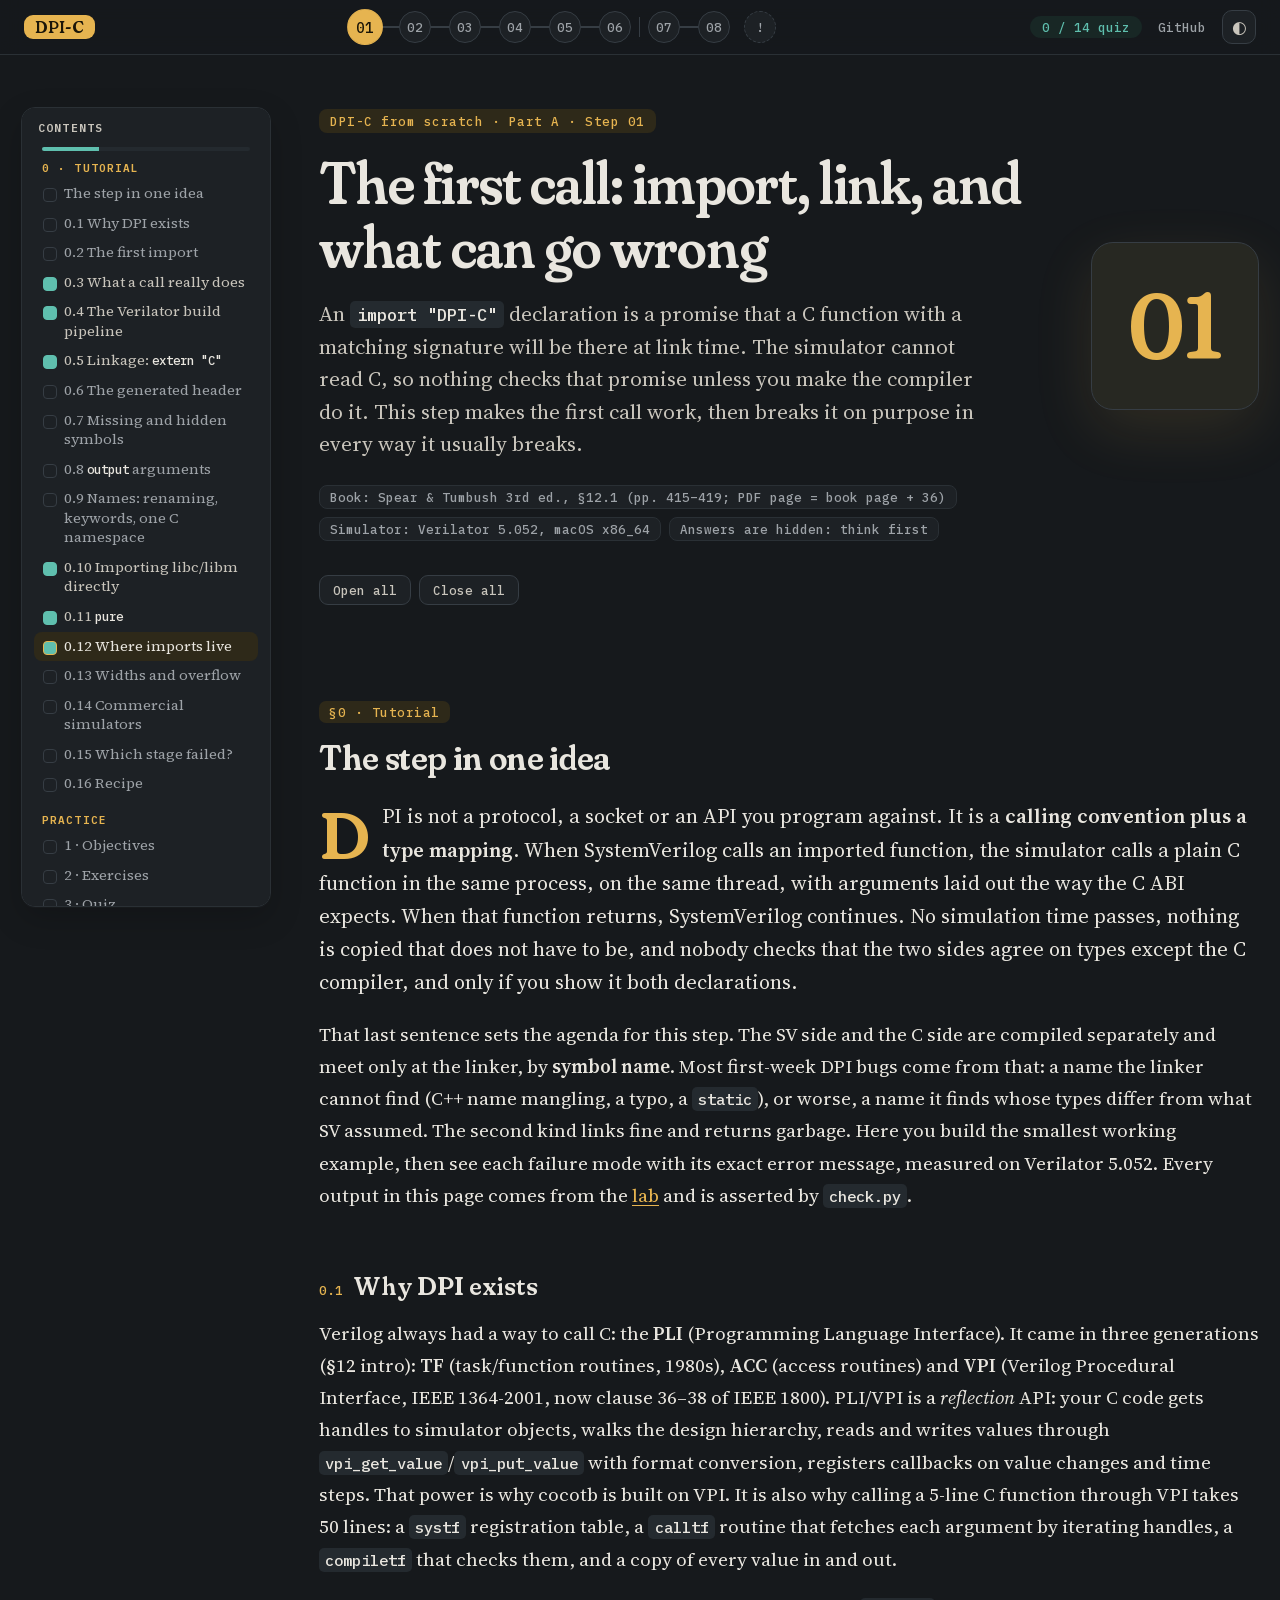
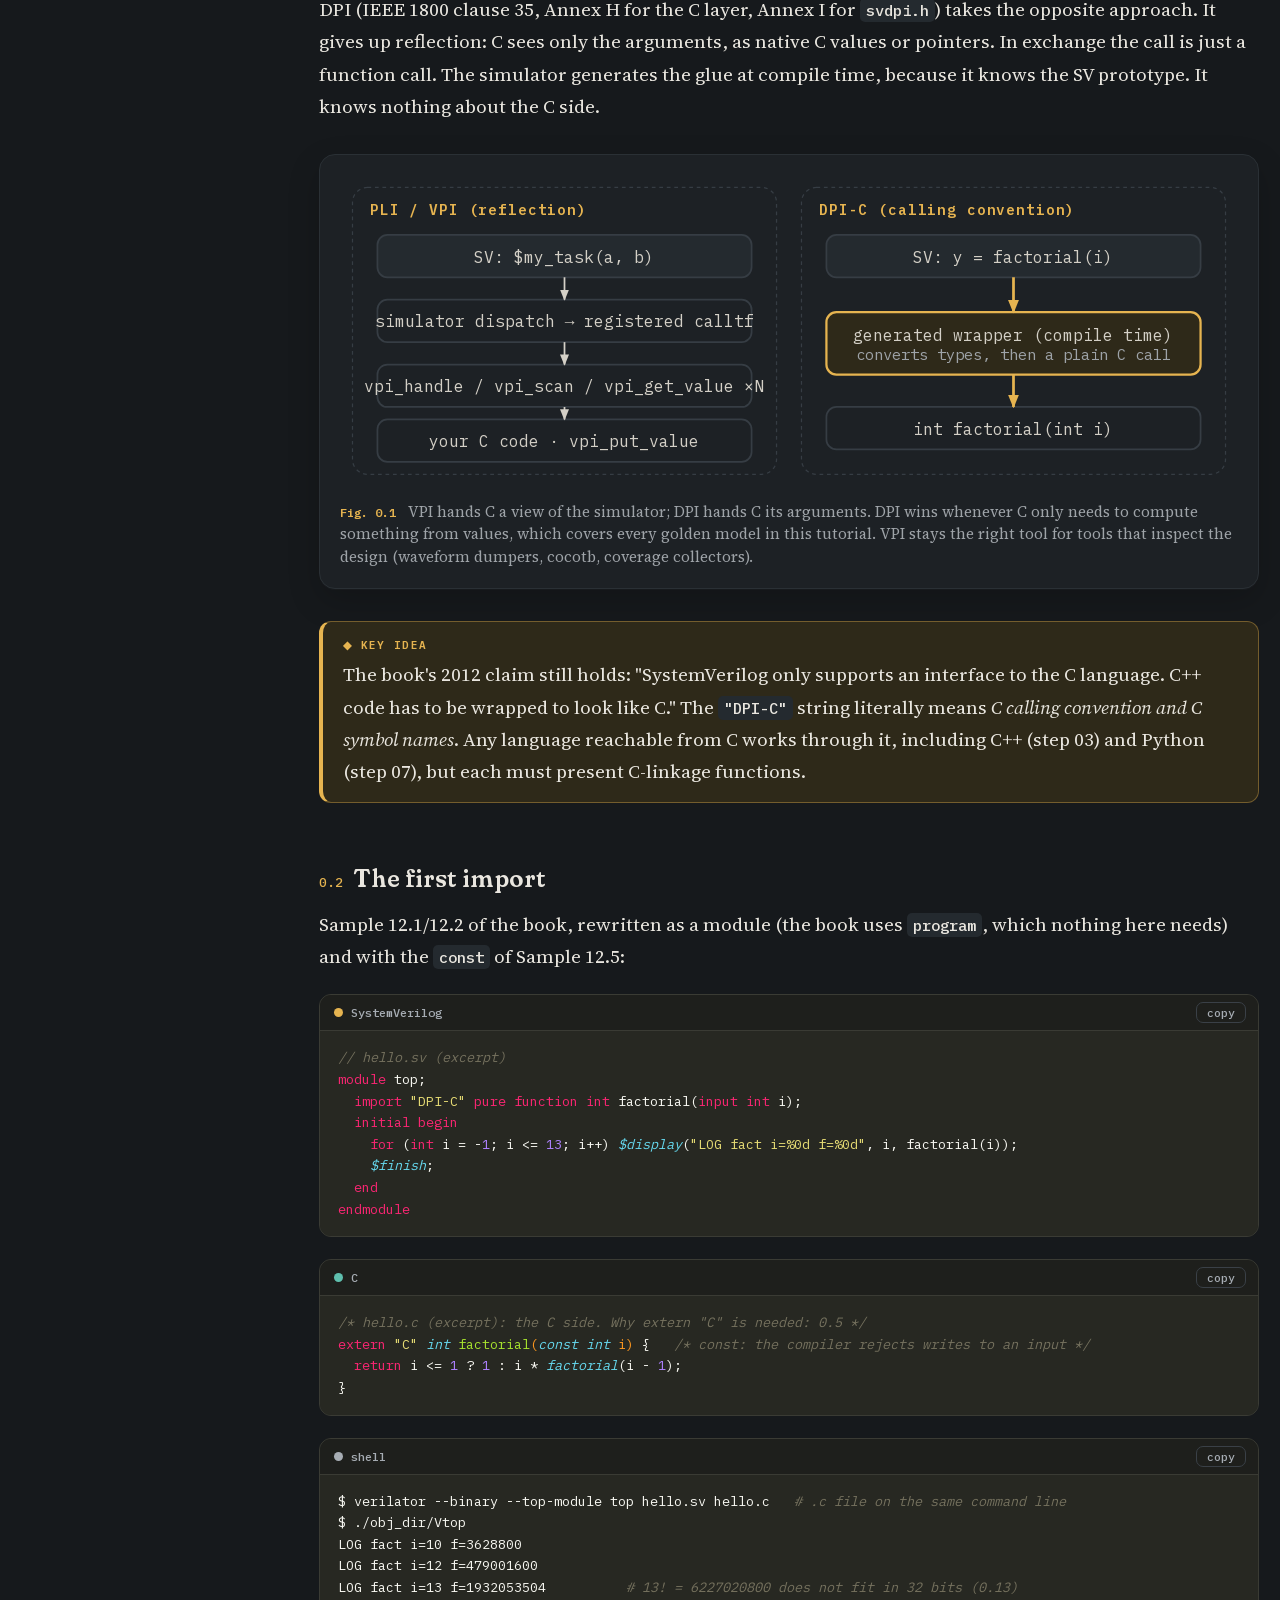
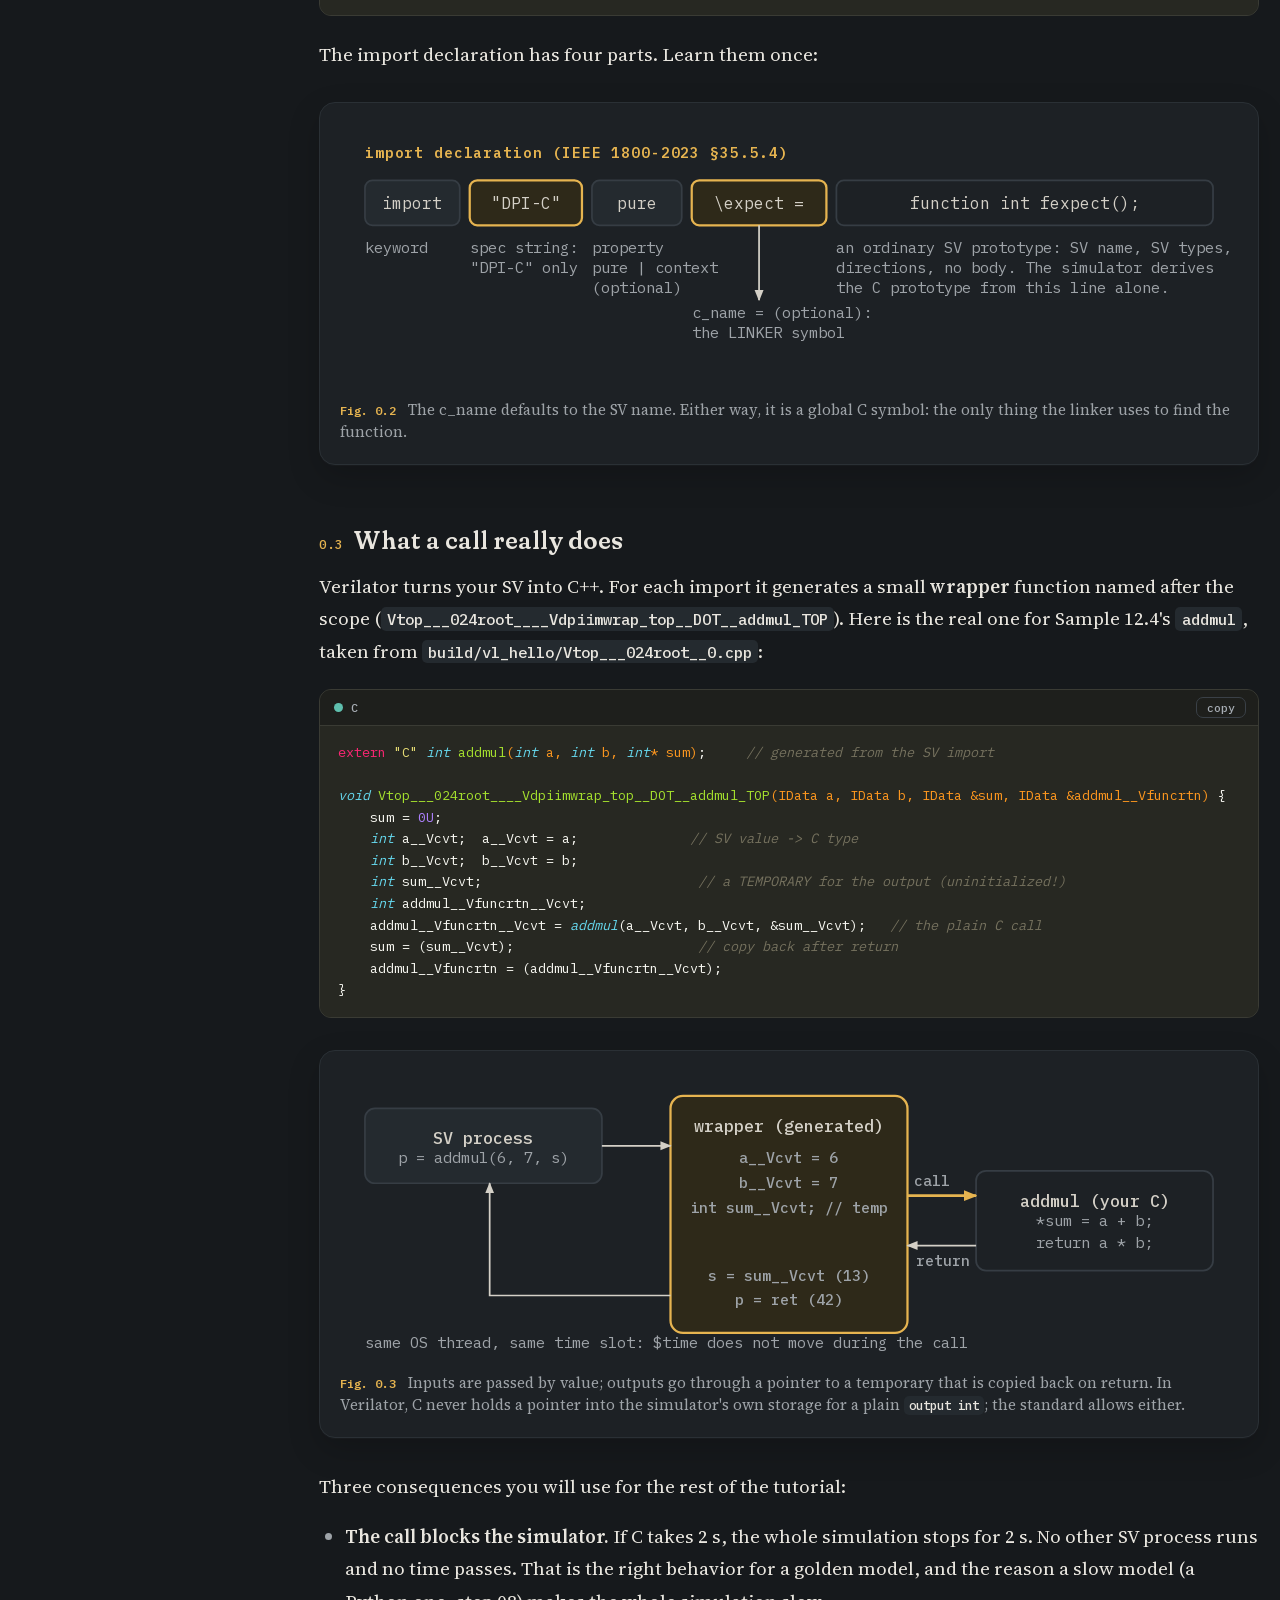
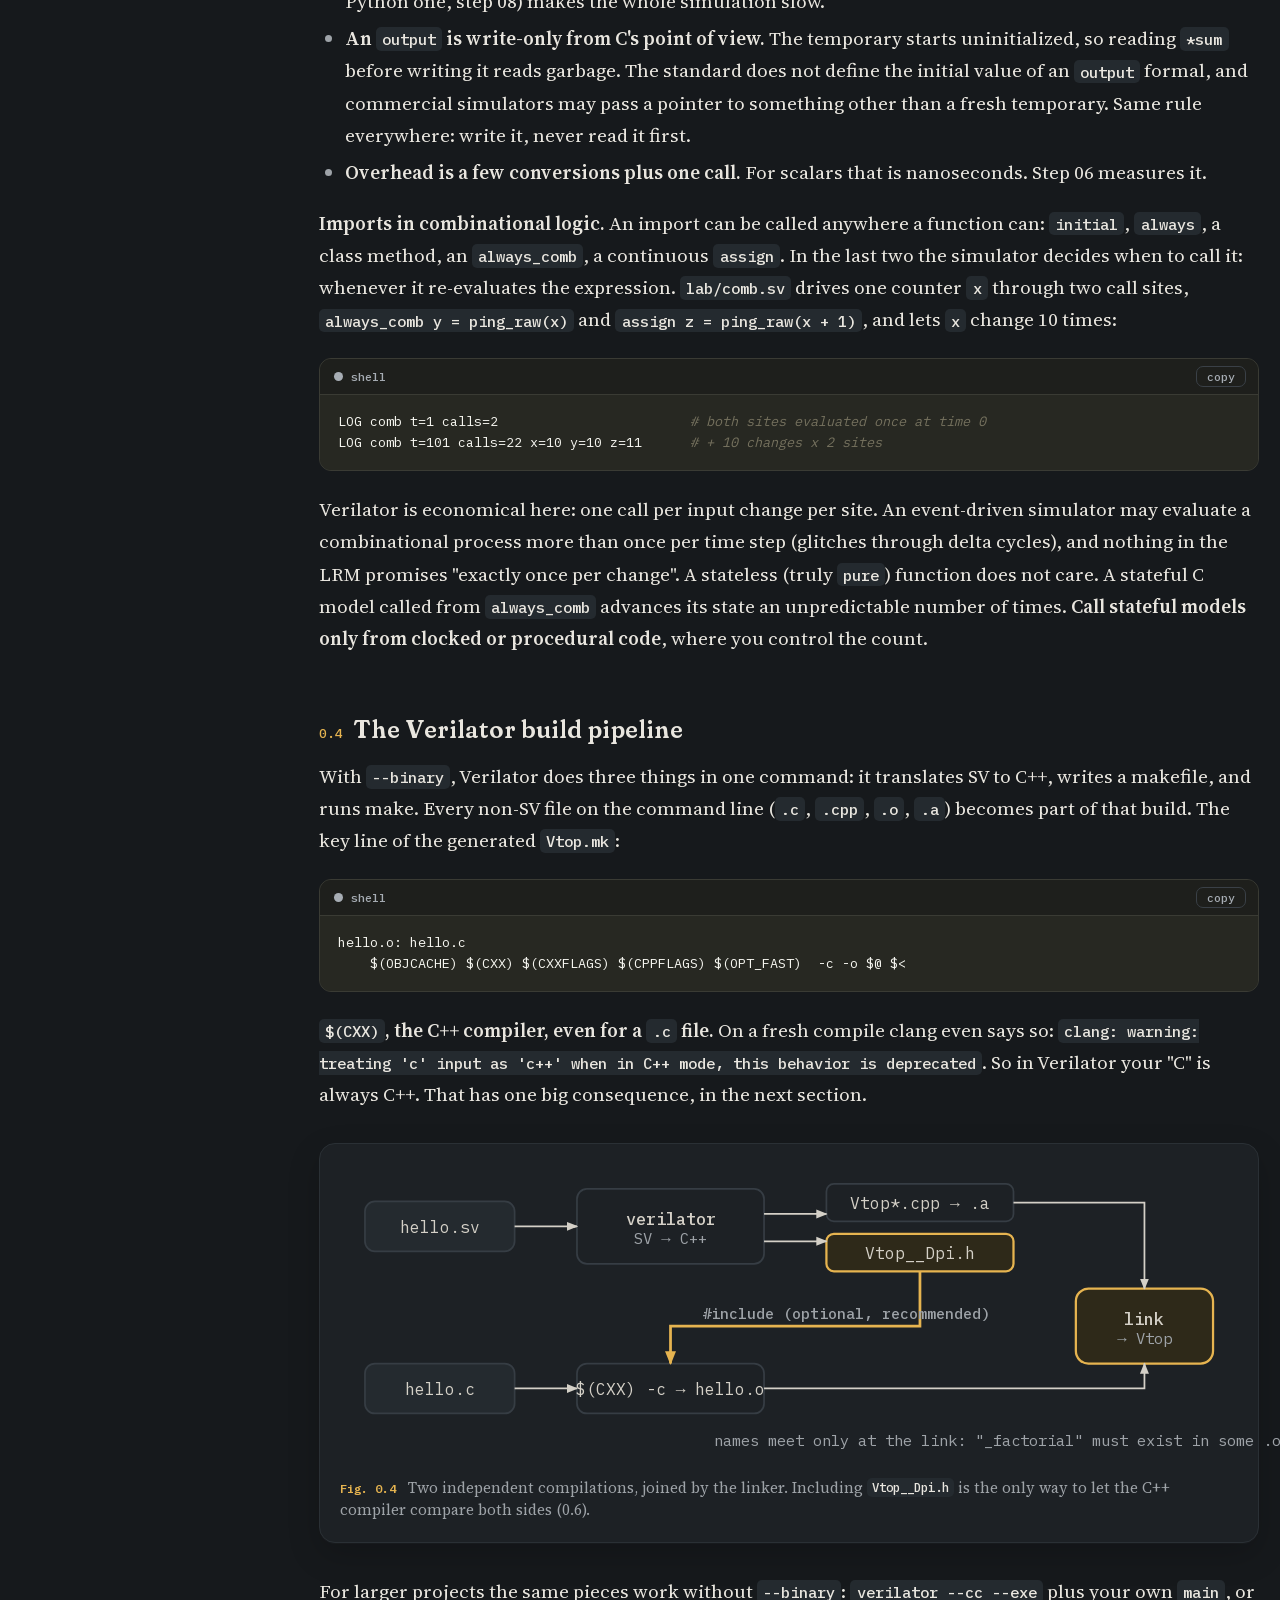
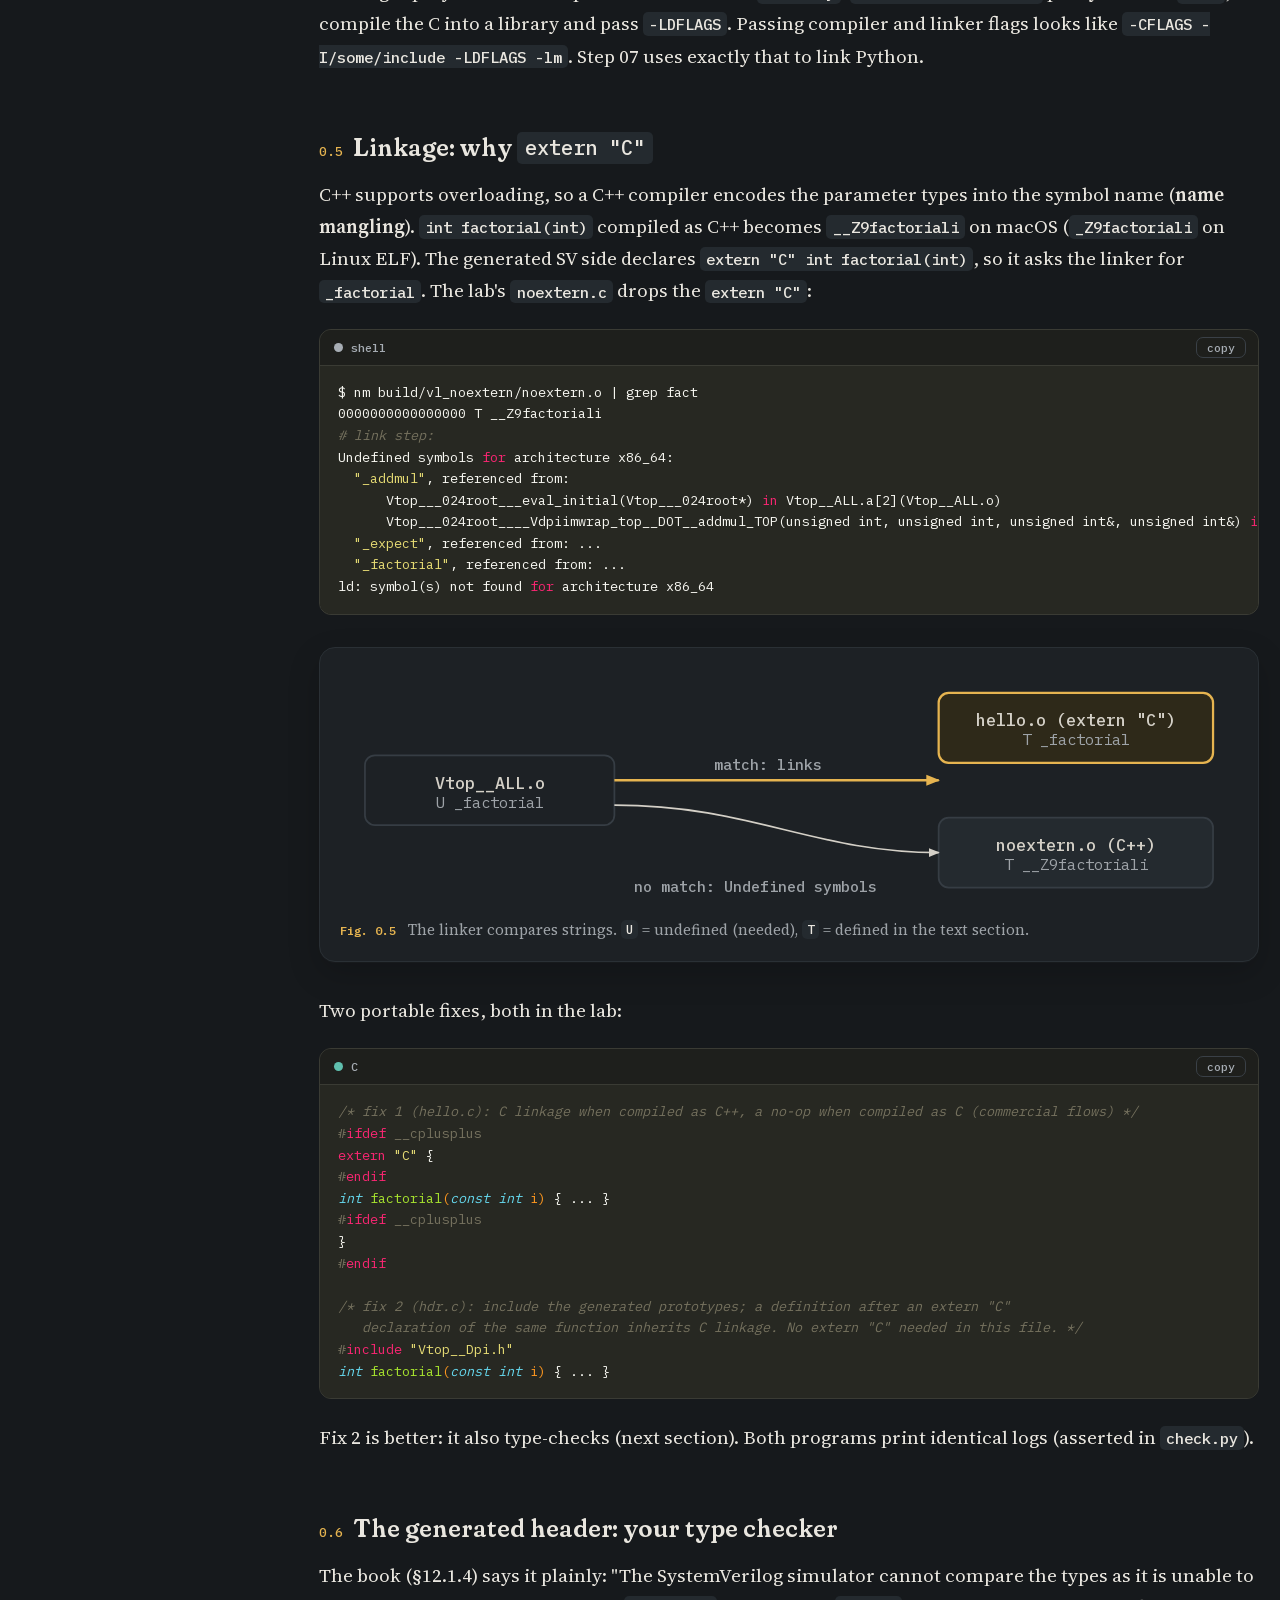
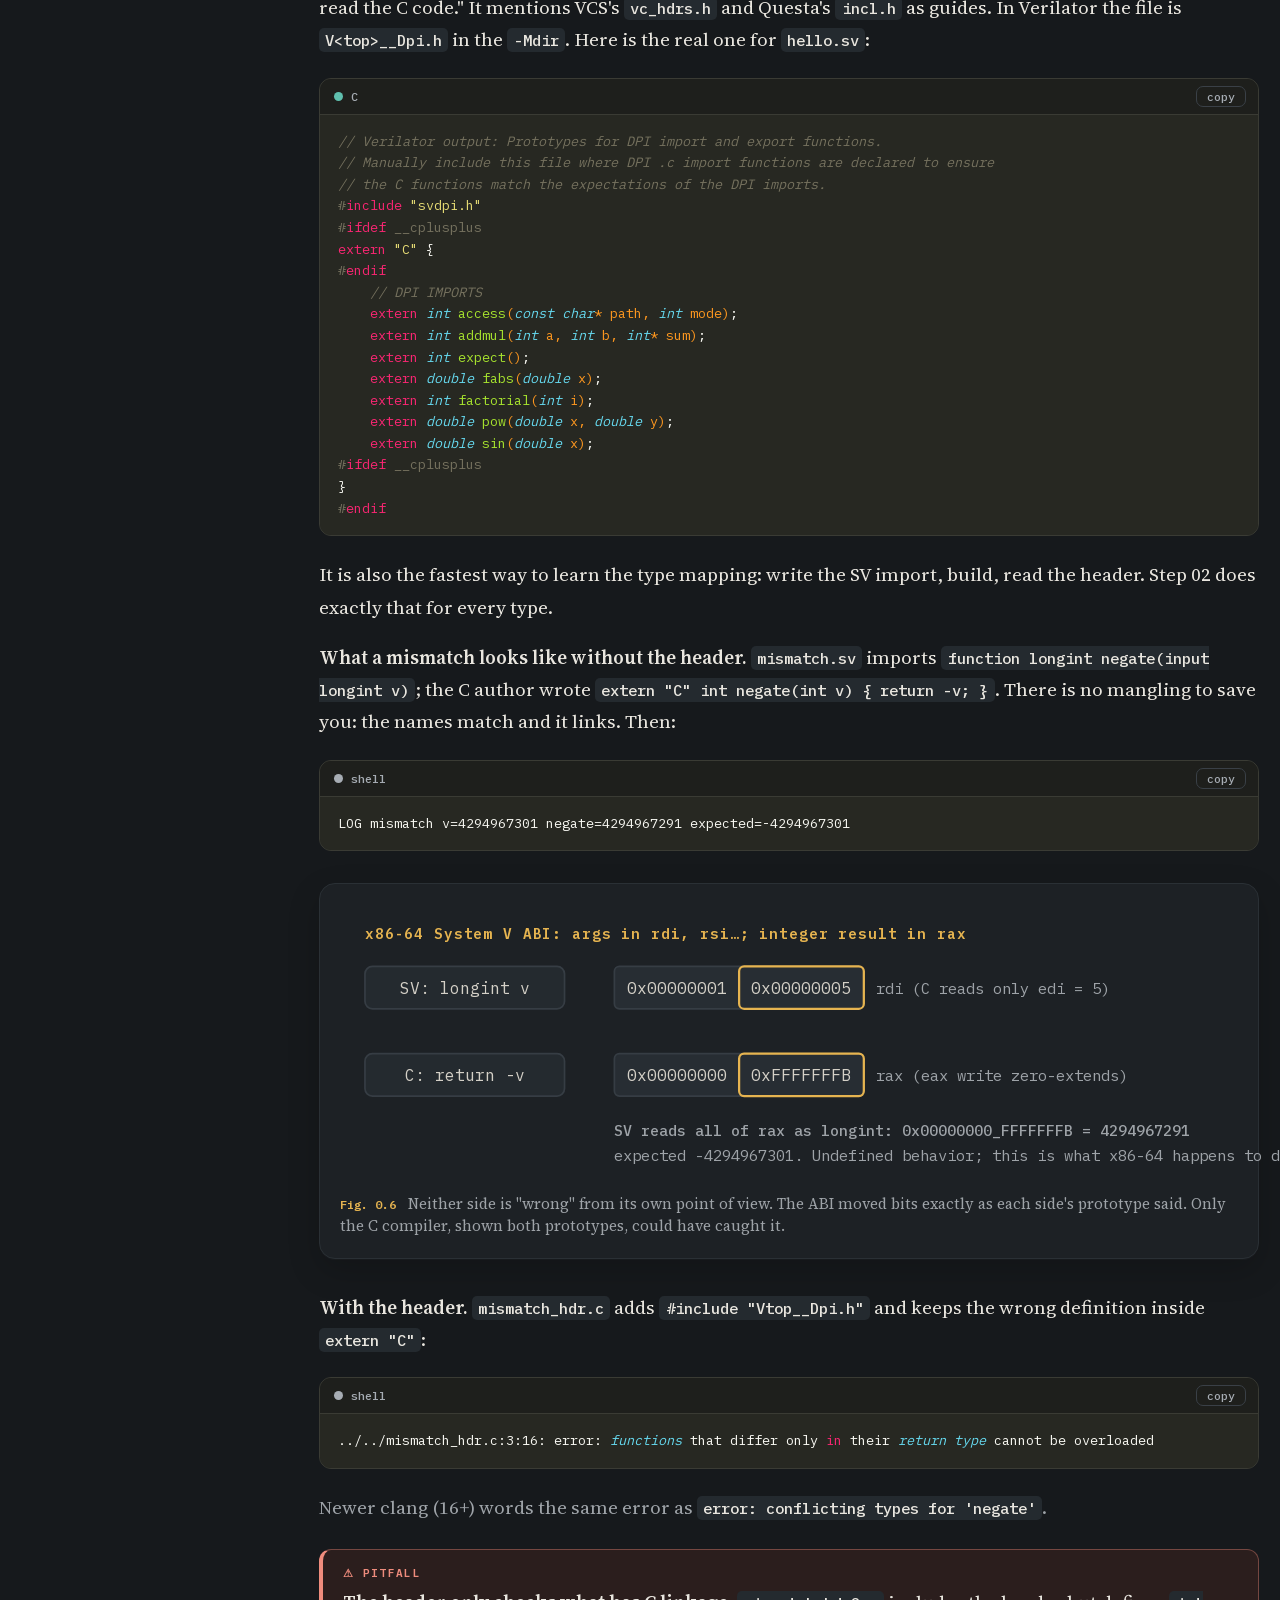
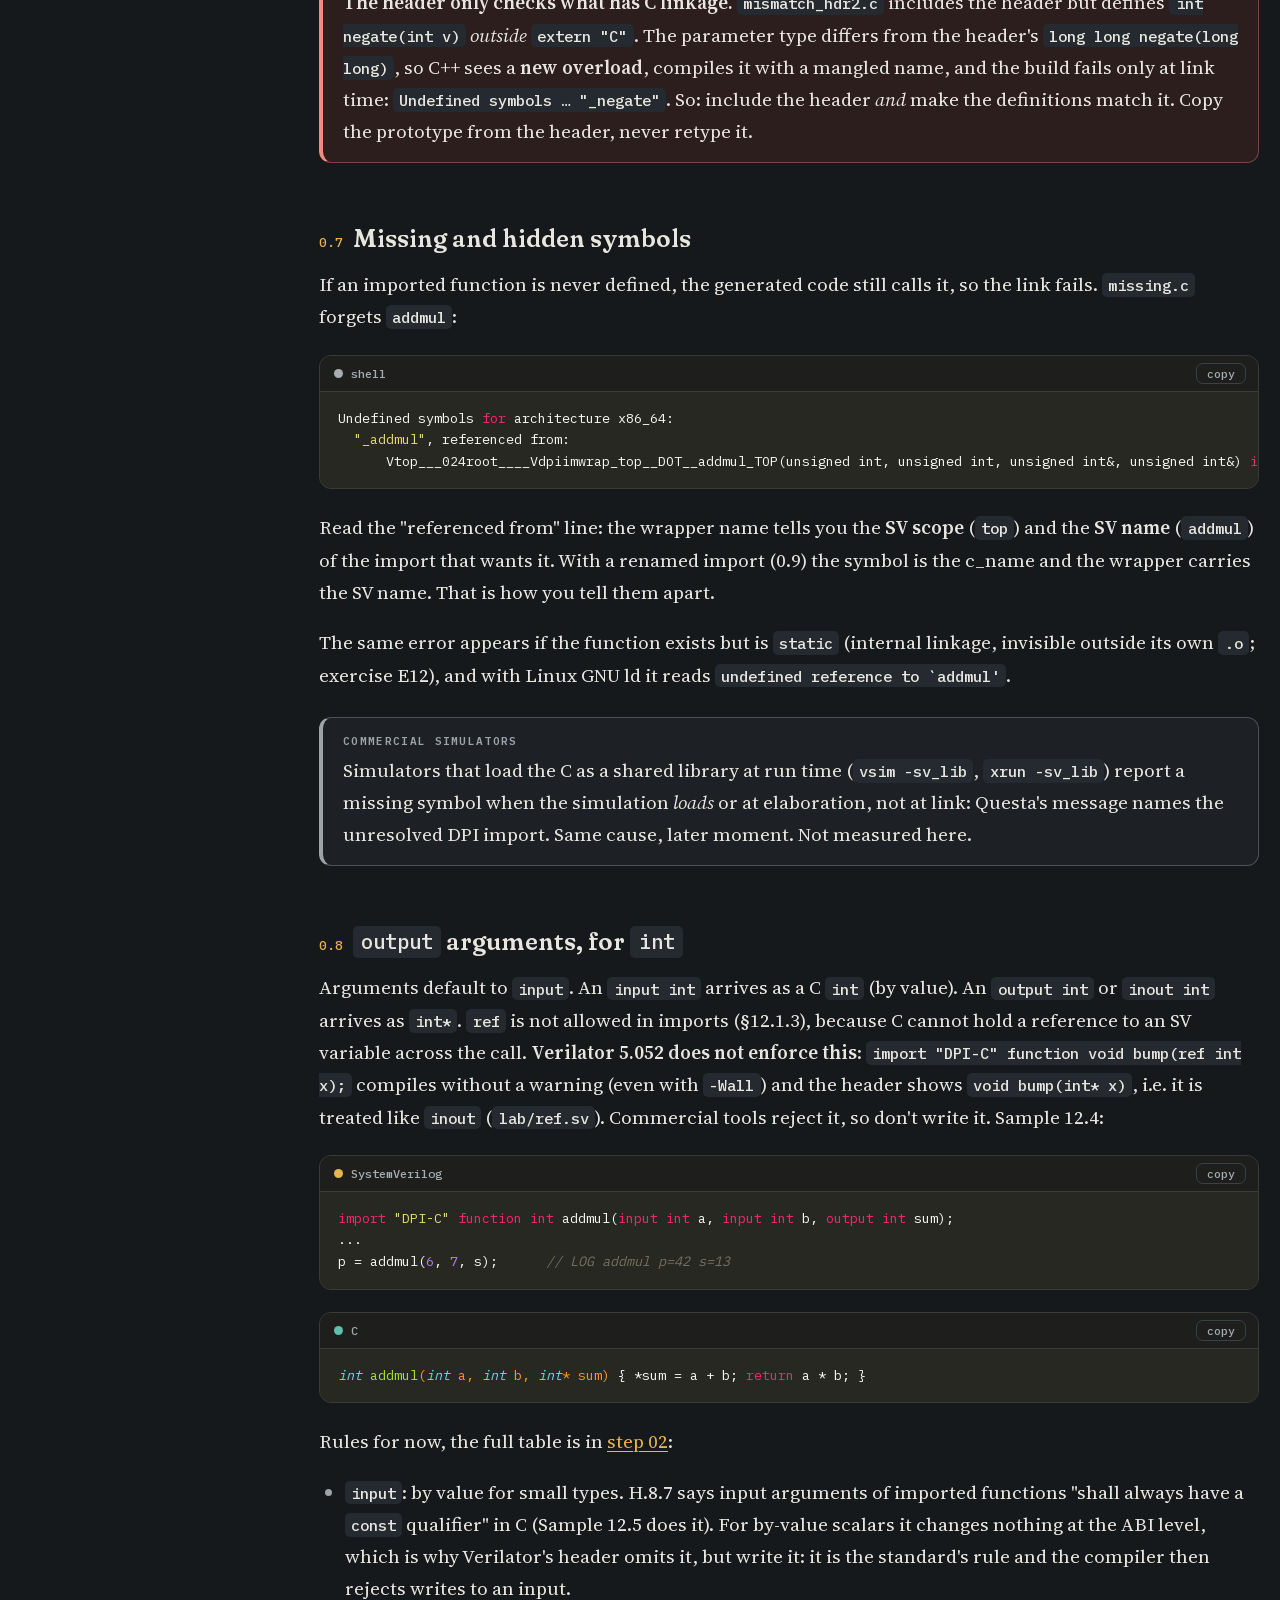
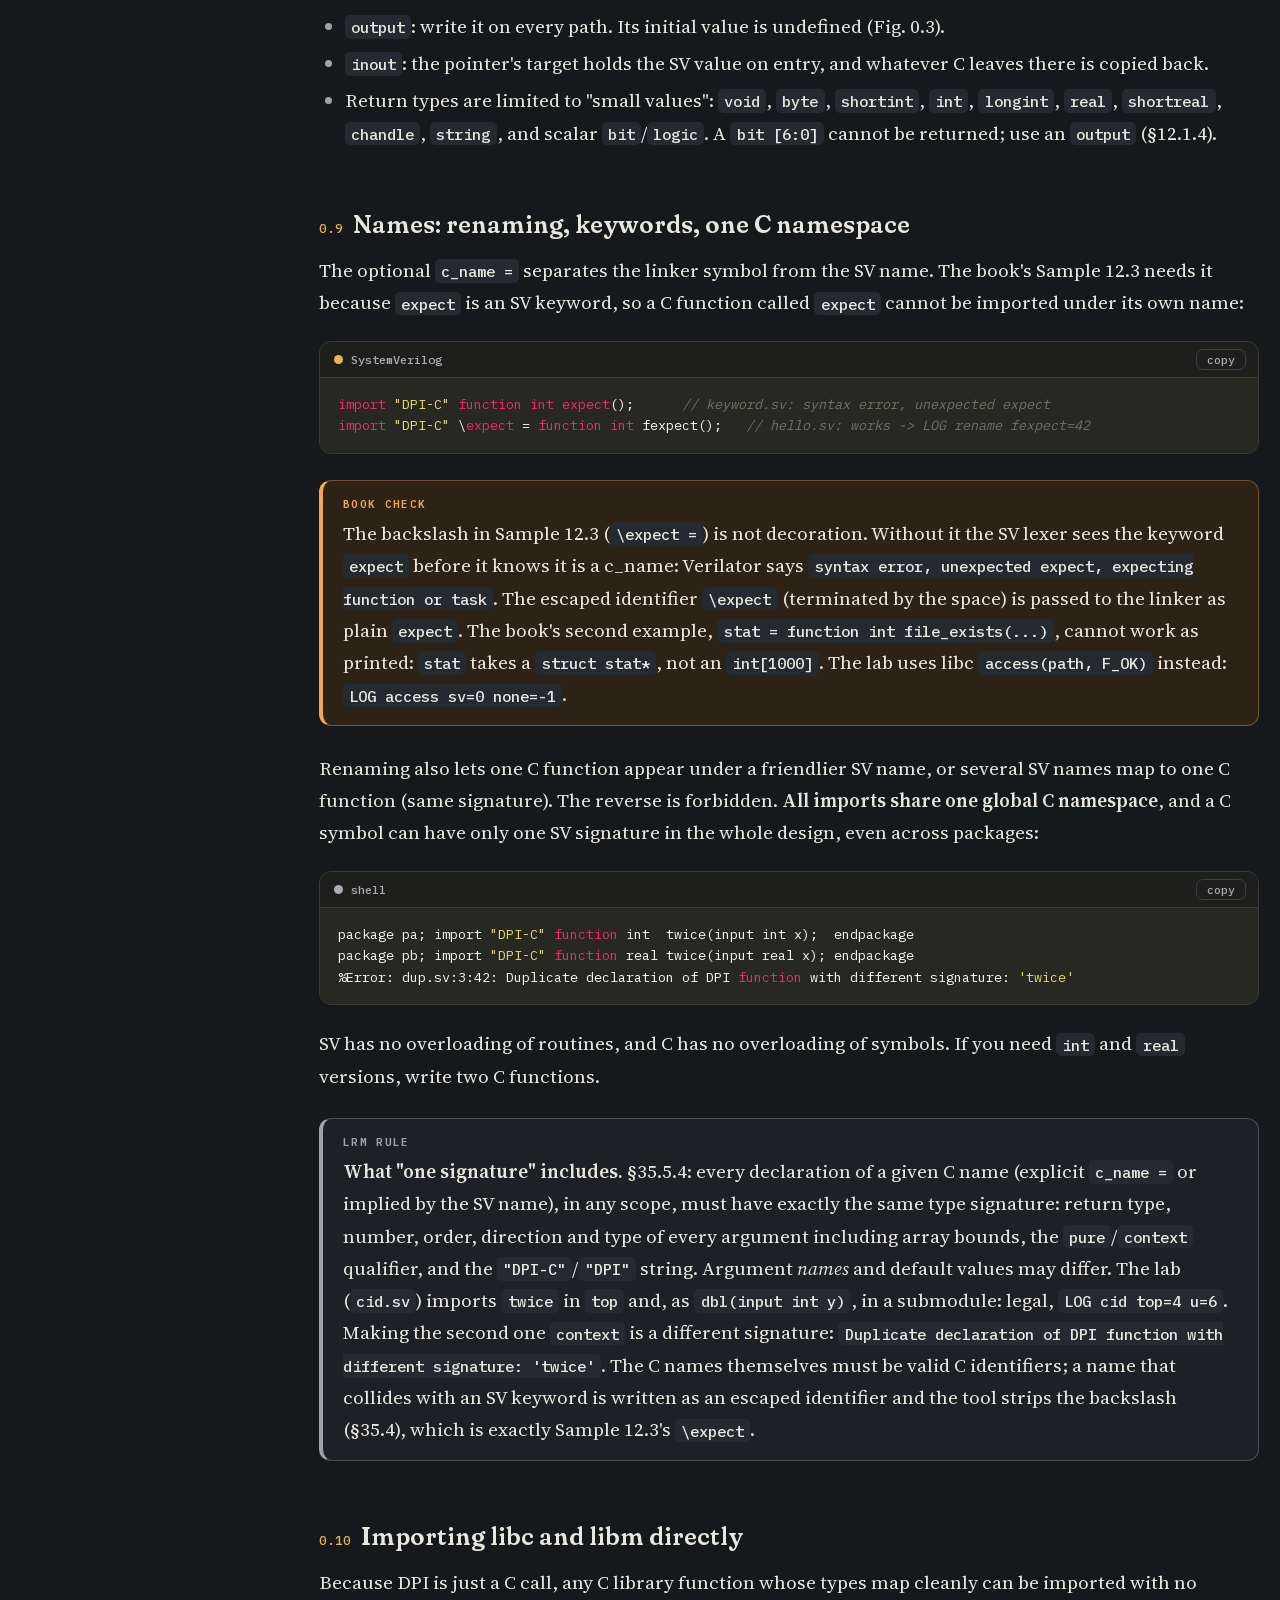
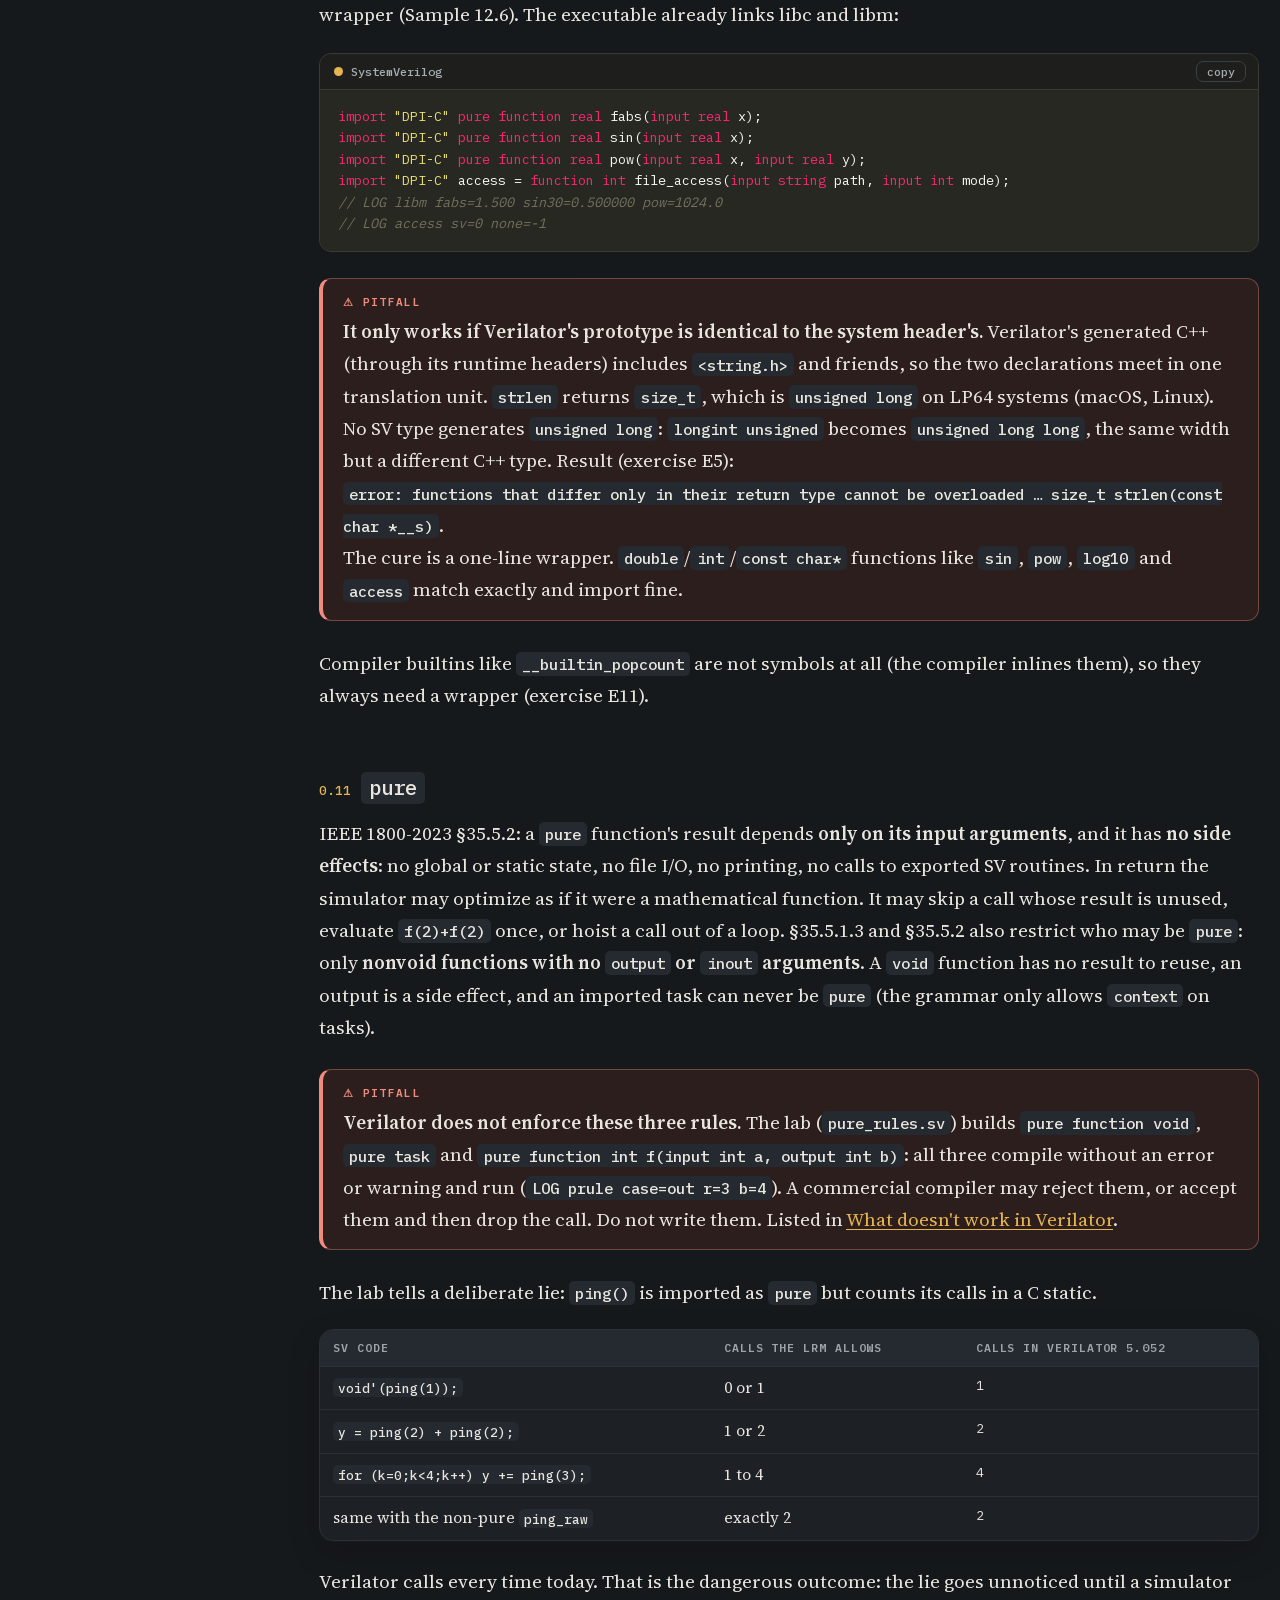
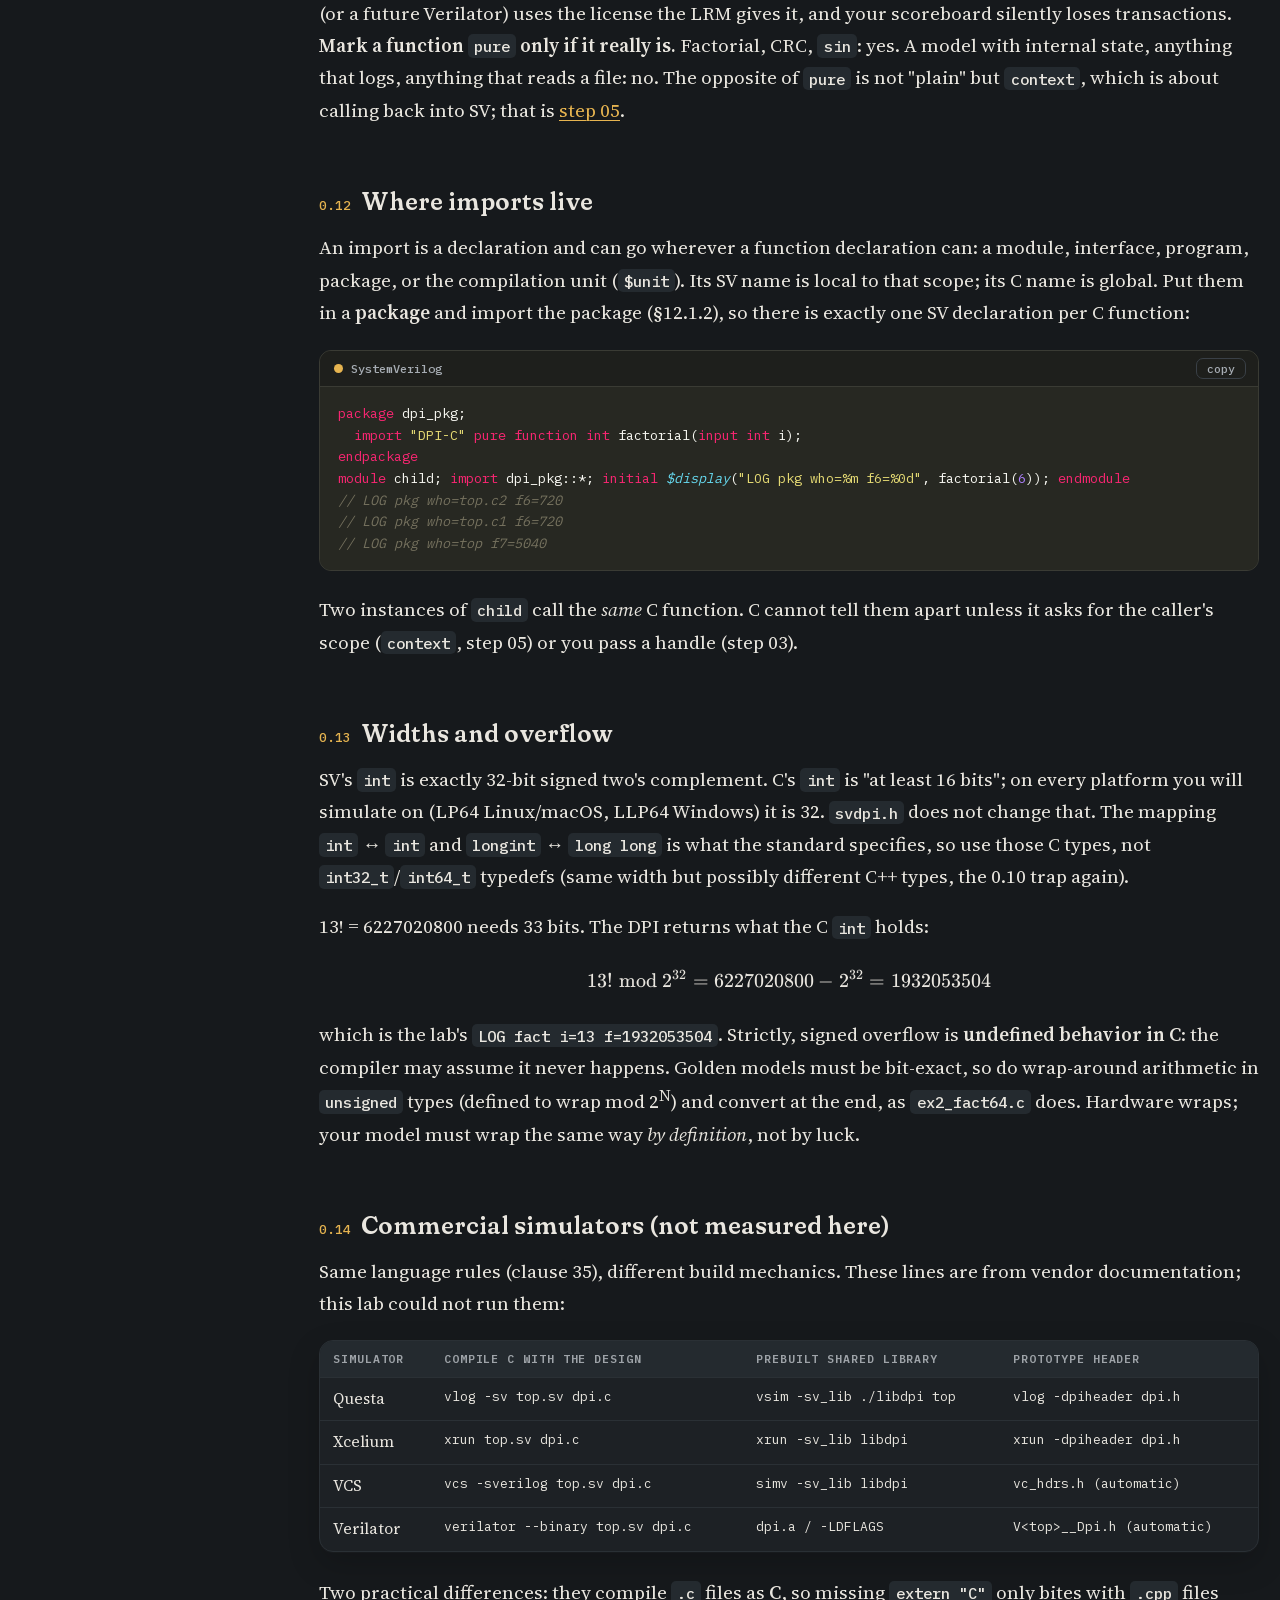
<file: tutorial/01_first_call/guide.html>
<!doctype html>
<html lang="en">
<head>
<meta charset="utf-8">
<meta name="viewport" content="width=device-width, initial-scale=1">
<title>DPI-C 01: First call</title>
<link rel="stylesheet" href="../assets/katex/katex.min.css">
<link rel="stylesheet" href="../assets/guide.css">
<link rel="stylesheet" href="../assets/quiz.css">
<script defer src="../assets/katex/katex.min.js"></script>
<script defer src="../assets/katex/contrib/auto-render.min.js"></script>
<script defer src="../assets/quiz.js"></script>
<script>try{var t=localStorage.getItem('dpic-theme');if(t)document.documentElement.dataset.theme=t}catch(e){}</script>
<script defer src="../assets/guide.js"></script>
</head>
<body>
<svg class="dg-defs" aria-hidden="true" focusable="false"><defs>
  <marker id="ah" viewBox="0 0 10 10" refX="9" refY="5" markerWidth="9" markerHeight="9" markerUnits="userSpaceOnUse" orient="auto-start-reverse"><path class="ah" d="M0,1 L10,5 L0,9 z"/></marker>
  <marker id="ah-acc" viewBox="0 0 10 10" refX="9" refY="5" markerWidth="11" markerHeight="11" markerUnits="userSpaceOnUse" orient="auto-start-reverse"><path class="ah-acc" d="M0,1 L10,5 L0,9 z"/></marker>
  <marker id="ah-2" viewBox="0 0 10 10" refX="9" refY="5" markerWidth="9" markerHeight="9" markerUnits="userSpaceOnUse" orient="auto-start-reverse"><path class="ah-2" d="M0,1 L10,5 L0,9 z"/></marker>
</defs></svg>

<div class="page">
<details class="toc" id="toc"><summary>Contents</summary><nav><ol>
<li class="grp">0 · Tutorial</li>
<li><a href="#tutorial">The step in one idea</a></li>
<li><a href="#r-why">0.1 Why DPI exists</a></li>
<li><a href="#r-first">0.2 The first import</a></li>
<li><a href="#r-path">0.3 What a call really does</a></li>
<li><a href="#r-build">0.4 The Verilator build pipeline</a></li>
<li><a href="#r-link">0.5 Linkage: <code>extern "C"</code></a></li>
<li><a href="#r-hdr">0.6 The generated header</a></li>
<li><a href="#r-missing">0.7 Missing and hidden symbols</a></li>
<li><a href="#r-dir">0.8 <code>output</code> arguments</a></li>
<li><a href="#r-name">0.9 Names: renaming, keywords, one C namespace</a></li>
<li><a href="#r-libc">0.10 Importing libc/libm directly</a></li>
<li><a href="#r-pure">0.11 <code>pure</code></a></li>
<li><a href="#r-where">0.12 Where imports live</a></li>
<li><a href="#r-width">0.13 Widths and overflow</a></li>
<li><a href="#r-comm">0.14 Commercial simulators</a></li>
<li><a href="#r-debug">0.15 Which stage failed?</a></li>
<li><a href="#r-recipe">0.16 Recipe</a></li>
<li class="grp">Practice</li>
<li><a href="#s1">1 · Objectives</a></li>
<li><a href="#s2">2 · Exercises</a></li>
<li><a href="#s3">3 · Quiz</a></li>
<li><a href="#s4">4 · Lab</a></li>
<li><a href="#s5">5 · Cheat sheet</a></li>
</ol></nav></details>

<main>
<p class="kicker">DPI-C from scratch · Part A · Step 01</p>
<h1>The first call: import, link, and what can go wrong</h1>
<p class="deck">An <code>import "DPI-C"</code> declaration is a promise that a C function with a matching signature will be there at link time. The simulator cannot read C, so nothing checks that promise unless you make the compiler do it. This step makes the first call work, then breaks it on purpose in every way it usually breaks.</p>
<p class="meta"><span>Book: Spear &amp; Tumbush 3rd ed., §12.1 (pp. 415–419; PDF page = book page + 36)</span><span>Simulator: Verilator 5.052, macOS x86_64</span><span>Answers are hidden: think first</span></p>
<div class="tools"><button onclick="setAll(true)">Open all</button><button onclick="setAll(false)">Close all</button></div>

<h2 id="tutorial"><span class="no">§0 · Tutorial</span>The step in one idea</h2>
<p class="lead">DPI is not a protocol, a socket or an API you program against. It is a <b>calling convention plus a type mapping</b>. When SystemVerilog calls an imported function, the simulator calls a plain C function in the same process, on the same thread, with arguments laid out the way the C ABI expects. When that function returns, SystemVerilog continues. No simulation time passes, nothing is copied that does not have to be, and nobody checks that the two sides agree on types except the C compiler, and only if you show it both declarations.</p>
<p>That last sentence sets the agenda for this step. The SV side and the C side are compiled separately and meet only at the linker, by <b>symbol name</b>. Most first-week DPI bugs come from that: a name the linker cannot find (C++ name mangling, a typo, a <code>static</code>), or worse, a name it finds whose types differ from what SV assumed. The second kind links fine and returns garbage. Here you build the smallest working example, then see each failure mode with its exact error message, measured on Verilator 5.052. Every output in this page comes from the <a href="#s4">lab</a> and is asserted by <code>check.py</code>.</p>

<!-- 0.1 -->
<h3 id="r-why"><span class="no">0.1</span>Why DPI exists</h3>
<p>Verilog always had a way to call C: the <b>PLI</b> (Programming Language Interface). It came in three generations (§12 intro): <b>TF</b> (task/function routines, 1980s), <b>ACC</b> (access routines) and <b>VPI</b> (Verilog Procedural Interface, IEEE 1364-2001, now clause 36–38 of IEEE 1800). PLI/VPI is a <em>reflection</em> API: your C code gets handles to simulator objects, walks the design hierarchy, reads and writes values through <code>vpi_get_value</code>/<code>vpi_put_value</code> with format conversion, registers callbacks on value changes and time steps. That power is why cocotb is built on VPI. It is also why calling a 5-line C function through VPI takes 50 lines: a <code>systf</code> registration table, a <code>calltf</code> routine that fetches each argument by iterating handles, a <code>compiletf</code> that checks them, and a copy of every value in and out.</p>
<p>DPI (IEEE 1800 clause 35, Annex H for the C layer, Annex I for <code>svdpi.h</code>) takes the opposite approach. It gives up reflection: C sees only the arguments, as native C values or pointers. In exchange the call is just a function call. The simulator generates the glue at compile time, because it knows the SV prototype. It knows nothing about the C side.</p>

<figure class="fig">
<svg class="dg" viewBox="0 0 720 250" role="img" aria-label="Two ways to call C from SystemVerilog. Left, VPI: SV calls a system task, the simulator dispatches to a registered calltf routine that uses vpi_handle and vpi_get_value to fetch each argument, then vpi_put_value to return. Right, DPI: the SV call is compiled into a direct C function call, with arguments passed as native C values in registers.">
<rect class="ghost" x="10" y="10" width="340" height="230" rx="12"/><text class="ttl" x="24" y="32">PLI / VPI (reflection)</text>
<rect class="box soft" x="30" y="48" width="300" height="34" rx="8"/><text class="mid cen" x="180" y="65">SV: $my_task(a, b)</text>
<rect class="box" x="30" y="100" width="300" height="34" rx="8"/><text class="mid cen" x="180" y="117">simulator dispatch → registered calltf</text>
<rect class="box" x="30" y="152" width="300" height="34" rx="8"/><text class="mid cen" x="180" y="169">vpi_handle / vpi_scan / vpi_get_value ×N</text>
<rect class="box" x="30" y="196" width="300" height="34" rx="8"/><text class="mid cen" x="180" y="213">your C code · vpi_put_value</text>
<path class="e" d="M180,82 V100" marker-end="url(#ah)"/><path class="e" d="M180,134 V152" marker-end="url(#ah)"/><path class="e" d="M180,186 V196" marker-end="url(#ah)"/>
<rect class="ghost" x="370" y="10" width="340" height="230" rx="12"/><text class="ttl" x="384" y="32">DPI-C (calling convention)</text>
<rect class="box soft" x="390" y="48" width="300" height="34" rx="8"/><text class="mid cen" x="540" y="65">SV: y = factorial(i)</text>
<rect class="box hot" x="390" y="110" width="300" height="50" rx="8"/><text class="mid cen" x="540" y="128">generated wrapper (compile time)</text><text class="note mid" x="540" y="148">converts types, then a plain C call</text>
<rect class="box" x="390" y="186" width="300" height="34" rx="8"/><text class="mid cen" x="540" y="203">int factorial(int i)</text>
<path class="e hot" d="M540,82 V110" marker-end="url(#ah-acc)"/><path class="e hot" d="M540,160 V186" marker-end="url(#ah-acc)"/>
</svg>
<figcaption><b>Fig. 0.1</b> VPI hands C a view of the simulator; DPI hands C its arguments. DPI wins whenever C only needs to compute something from values, which covers every golden model in this tutorial. VPI stays the right tool for tools that inspect the design (waveform dumpers, cocotb, coverage collectors).</figcaption>
</figure>

<div class="callout hv"><p>The book's 2012 claim still holds: "SystemVerilog only supports an interface to the C language. C++ code has to be wrapped to look like C." The <code>"DPI-C"</code> string literally means <em>C calling convention and C symbol names</em>. Any language reachable from C works through it, including C++ (step 03) and Python (step 07), but each must present C-linkage functions.</p></div>

<!-- 0.2 -->
<h3 id="r-first"><span class="no">0.2</span>The first import</h3>
<p>Sample 12.1/12.2 of the book, rewritten as a module (the book uses <code>program</code>, which nothing here needs) and with the <code>const</code> of Sample 12.5:</p>
<pre class="sv"><code><span class="c">// hello.sv (excerpt)</span>
<span class="k">module</span> top;
  <span class="k">import</span> "DPI-C" <span class="k">pure function int</span> factorial(<span class="k">input int</span> i);
  <span class="k">initial begin</span>
    <span class="k">for</span> (<span class="k">int</span> i = -1; i &lt;= 13; i++) $display("LOG fact i=%0d f=%0d", i, factorial(i));
    $finish;
  <span class="k">end</span>
<span class="k">endmodule</span></code></pre>
<pre class="cc"><code><span class="c">/* hello.c (excerpt): the C side. Why extern "C" is needed: 0.5 */</span>
<span class="k">extern</span> "C" <span class="k">int</span> factorial(<span class="k">const int</span> i) {   <span class="c">/* const: the compiler rejects writes to an input */</span>
  <span class="k">return</span> i &lt;= 1 ? 1 : i * factorial(i - 1);
}</code></pre>
<pre class="sh"><code>$ verilator --binary --top-module top hello.sv hello.c   <span class="c"># .c file on the same command line</span>
$ ./obj_dir/Vtop
LOG fact i=10 f=3628800
LOG fact i=12 f=479001600
LOG fact i=13 f=1932053504          <span class="c"># 13! = 6227020800 does not fit in 32 bits (0.13)</span></code></pre>
<p>The import declaration has four parts. Learn them once:</p>

<figure class="fig">
<svg class="dg" viewBox="0 0 720 210" role="img" aria-label="Anatomy of an import declaration: import, the spec string DPI-C, an optional property pure or context, an optional c_name followed by equals, and then a normal SV function or task prototype with SV types. The c_name, or the SV name if there is none, is the linker symbol.">
<text class="ttl" x="20" y="28">import declaration (IEEE 1800-2023 §35.5.4)</text>
<rect class="box soft" x="20" y="46" width="76" height="36" rx="6"/><text class="mid cen" x="58" y="64">import</text>
<rect class="box hot" x="104" y="46" width="90" height="36" rx="6"/><text class="mid cen" x="149" y="64">"DPI-C"</text>
<rect class="box soft" x="202" y="46" width="72" height="36" rx="6"/><text class="mid cen" x="238" y="64">pure</text>
<rect class="box hot" x="282" y="46" width="108" height="36" rx="6"/><text class="mid cen" x="336" y="64">\expect =</text>
<rect class="box" x="398" y="46" width="302" height="36" rx="6"/><text class="mid cen" x="549" y="64">function int fexpect();</text>
<text class="note" x="20" y="104">keyword</text>
<text class="note" x="104" y="104">spec string:</text><text class="note" x="104" y="120">"DPI-C" only</text>
<text class="note" x="202" y="104">property</text><text class="note" x="202" y="120">pure | context</text><text class="note" x="202" y="136">(optional)</text>
<text class="note" x="282" y="156">c_name = (optional):</text><text class="note" x="282" y="172">the LINKER symbol</text>
<text class="note" x="398" y="104">an ordinary SV prototype: SV name, SV types,</text><text class="note" x="398" y="120">directions, no body. The simulator derives</text><text class="note" x="398" y="136">the C prototype from this line alone.</text>
<path class="e" d="M336,82 V142" marker-end="url(#ah)"/>
</svg>
<figcaption><b>Fig. 0.2</b> The c_name defaults to the SV name. Either way, it is a global C symbol: the only thing the linker uses to find the function.</figcaption>
</figure>

<!-- 0.3 -->
<h3 id="r-path"><span class="no">0.3</span>What a call really does</h3>
<p>Verilator turns your SV into C++. For each import it generates a small <b>wrapper</b> function named after the scope (<code>Vtop___024root____Vdpiimwrap_top__DOT__addmul_TOP</code>). Here is the real one for Sample 12.4's <code>addmul</code>, taken from <code>build/vl_hello/Vtop___024root__0.cpp</code>:</p>
<pre class="cc"><code><span class="k">extern</span> "C" <span class="k">int</span> addmul(<span class="k">int</span> a, <span class="k">int</span> b, <span class="k">int</span>* sum);     <span class="c">// generated from the SV import</span>

<span class="k">void</span> Vtop___024root____Vdpiimwrap_top__DOT__addmul_TOP(IData a, IData b, IData &amp;sum, IData &amp;addmul__Vfuncrtn) {
    sum = 0U;
    <span class="k">int</span> a__Vcvt;  a__Vcvt = a;              <span class="c">// SV value -&gt; C type</span>
    <span class="k">int</span> b__Vcvt;  b__Vcvt = b;
    <span class="k">int</span> sum__Vcvt;                           <span class="c">// a TEMPORARY for the output (uninitialized!)</span>
    <span class="k">int</span> addmul__Vfuncrtn__Vcvt;
    addmul__Vfuncrtn__Vcvt = addmul(a__Vcvt, b__Vcvt, &amp;sum__Vcvt);   <span class="c">// the plain C call</span>
    sum = (sum__Vcvt);                       <span class="c">// copy back after return</span>
    addmul__Vfuncrtn = (addmul__Vfuncrtn__Vcvt);
}</code></pre>

<figure class="fig">
<svg class="dg" viewBox="0 0 720 230" role="img" aria-label="Call path of p = addmul(6, 7, s). The SV statement becomes a call to the generated wrapper, which copies a and b into C ints and passes the address of a temporary for sum. The C function runs on the same thread and returns 42, having written 13 to the temporary. The wrapper copies 13 to s and 42 to p. Simulation time does not advance.">
<rect class="box soft" x="20" y="30" width="190" height="60" rx="8"/><text class="lbl" x="115" y="54">SV process</text><text class="note mid" x="115" y="74">p = addmul(6, 7, s)</text>
<rect class="box hot" x="265" y="20" width="190" height="190" rx="10"/><text class="lbl" x="360" y="44">wrapper (generated)</text>
<text class="t mid" x="360" y="74">a__Vcvt = 6</text><text class="t mid" x="360" y="94">b__Vcvt = 7</text><text class="t mid" x="360" y="114">int sum__Vcvt; // temp</text>
<text class="t mid" x="360" y="168">s = sum__Vcvt  (13)</text><text class="t mid" x="360" y="188">p = ret  (42)</text>
<rect class="box" x="510" y="80" width="190" height="80" rx="8"/><text class="lbl" x="605" y="104">addmul (your C)</text><text class="note mid" x="605" y="124">*sum = a + b;</text><text class="note mid" x="605" y="142">return a * b;</text>
<path class="e" d="M210,60 H265" marker-end="url(#ah)"/>
<path class="e hot" d="M455,100 H510" marker-end="url(#ah-acc)"/><text class="t" x="460" y="92">call</text>
<path class="e" d="M510,140 H455" marker-end="url(#ah)"/><text class="t" x="462" y="156">return</text>
<path class="e" d="M265,180 H120 V90" marker-end="url(#ah)"/>
<text class="note" x="20" y="222">same OS thread, same time slot: $time does not move during the call</text>
</svg>
<figcaption><b>Fig. 0.3</b> Inputs are passed by value; outputs go through a pointer to a temporary that is copied back on return. In Verilator, C never holds a pointer into the simulator's own storage for a plain <code>output int</code>; the standard allows either.</figcaption>
</figure>
<p>Three consequences you will use for the rest of the tutorial:</p>
<ul>
<li><b>The call blocks the simulator.</b> If C takes 2 s, the whole simulation stops for 2 s. No other SV process runs and no time passes. That is the right behavior for a golden model, and the reason a slow model (a Python one, step 08) makes the whole simulation slow.</li>
<li><b>An <code>output</code> is write-only from C's point of view.</b> The temporary starts uninitialized, so reading <code>*sum</code> before writing it reads garbage. The standard does not define the initial value of an <code>output</code> formal, and commercial simulators may pass a pointer to something other than a fresh temporary. Same rule everywhere: write it, never read it first.</li>
<li><b>Overhead is a few conversions plus one call.</b> For scalars that is nanoseconds. Step 06 measures it.</li>
</ul>
<p><b>Imports in combinational logic.</b> An import can be called anywhere a function can: <code>initial</code>, <code>always</code>, a class method, an <code>always_comb</code>, a continuous <code>assign</code>. In the last two the simulator decides when to call it: whenever it re-evaluates the expression. <code>lab/comb.sv</code> drives one counter <code>x</code> through two call sites, <code>always_comb y = ping_raw(x)</code> and <code>assign z = ping_raw(x + 1)</code>, and lets <code>x</code> change 10 times:</p>
<pre class="sh"><code>LOG comb t=1 calls=2                        <span class="c"># both sites evaluated once at time 0</span>
LOG comb t=101 calls=22 x=10 y=10 z=11      <span class="c"># + 10 changes x 2 sites</span></code></pre>
<p>Verilator is economical here: one call per input change per site. An event-driven simulator may evaluate a combinational process more than once per time step (glitches through delta cycles), and nothing in the LRM promises "exactly once per change". A stateless (truly <code>pure</code>) function does not care. A stateful C model called from <code>always_comb</code> advances its state an unpredictable number of times. <b>Call stateful models only from clocked or procedural code</b>, where you control the count.</p>

<!-- 0.4 -->
<h3 id="r-build"><span class="no">0.4</span>The Verilator build pipeline</h3>
<p>With <code>--binary</code>, Verilator does three things in one command: it translates SV to C++, writes a makefile, and runs make. Every non-SV file on the command line (<code>.c</code>, <code>.cpp</code>, <code>.o</code>, <code>.a</code>) becomes part of that build. The key line of the generated <code>Vtop.mk</code>:</p>
<pre class="sh"><code>hello.o: hello.c
	$(OBJCACHE) $(CXX) $(CXXFLAGS) $(CPPFLAGS) $(OPT_FAST)  -c -o $@ $&lt;</code></pre>
<p><b><code>$(CXX)</code>, the C++ compiler, even for a <code>.c</code> file.</b> On a fresh compile clang even says so: <code>clang: warning: treating 'c' input as 'c++' when in C++ mode, this behavior is deprecated</code>. So in Verilator your "C" is always C++. That has one big consequence, in the next section.</p>

<figure class="fig">
<svg class="dg" viewBox="0 0 720 240" role="img" aria-label="Verilator build pipeline. hello.sv goes into verilator, which writes Vtop C++ sources, the prototype header Vtop__Dpi.h and Vtop.mk. hello.c is compiled by the C++ compiler into hello.o, optionally including Vtop__Dpi.h. The linker combines Vtop__ALL.a, hello.o and the Verilator runtime into the Vtop executable. Symbol names are matched only at the link step.">
<rect class="box soft" x="20" y="30" width="120" height="40" rx="8"/><text class="mid cen" x="80" y="50">hello.sv</text>
<rect class="box soft" x="20" y="160" width="120" height="40" rx="8"/><text class="mid cen" x="80" y="180">hello.c</text>
<rect class="box" x="190" y="20" width="150" height="60" rx="8"/><text class="lbl" x="265" y="44">verilator</text><text class="note mid" x="265" y="64">SV → C++</text>
<rect class="box" x="390" y="16" width="150" height="30" rx="6"/><text class="mid cen" x="465" y="31">Vtop*.cpp → .a</text>
<rect class="box hot" x="390" y="56" width="150" height="30" rx="6"/><text class="mid cen" x="465" y="71">Vtop__Dpi.h</text>
<rect class="box" x="190" y="160" width="150" height="40" rx="8"/><text class="mid cen" x="265" y="180">$(CXX) -c → hello.o</text>
<rect class="box hot" x="590" y="100" width="110" height="60" rx="10"/><text class="lbl" x="645" y="124">link</text><text class="note mid" x="645" y="144">→ Vtop</text>
<path class="e" d="M140,50 H190" marker-end="url(#ah)"/><path class="e" d="M340,40 H390" marker-end="url(#ah)"/><path class="e" d="M340,62 H390" marker-end="url(#ah)"/>
<path class="e" d="M140,180 H190" marker-end="url(#ah)"/>
<path class="e hot" d="M465,86 V130 H265 V160" marker-end="url(#ah-acc)"/><text class="t" x="290" y="124">#include (optional, recommended)</text>
<path class="e" d="M540,31 H645 V100" marker-end="url(#ah)"/><path class="e" d="M340,180 H645 V160" marker-end="url(#ah)"/>
<text class="note" x="300" y="226">names meet only at the link: "_factorial" must exist in some .o</text>
</svg>
<figcaption><b>Fig. 0.4</b> Two independent compilations, joined by the linker. Including <code>Vtop__Dpi.h</code> is the only way to let the C++ compiler compare both sides (0.6).</figcaption>
</figure>
<p>For larger projects the same pieces work without <code>--binary</code>: <code>verilator --cc --exe</code> plus your own <code>main</code>, or compile the C into a library and pass <code>-LDFLAGS</code>. Passing compiler and linker flags looks like <code>-CFLAGS -I/some/include -LDFLAGS -lm</code>. Step 07 uses exactly that to link Python.</p>

<!-- 0.5 -->
<h3 id="r-link"><span class="no">0.5</span>Linkage: why <code>extern "C"</code></h3>
<p>C++ supports overloading, so a C++ compiler encodes the parameter types into the symbol name (<b>name mangling</b>). <code>int factorial(int)</code> compiled as C++ becomes <code>__Z9factoriali</code> on macOS (<code>_Z9factoriali</code> on Linux ELF). The generated SV side declares <code>extern "C" int factorial(int)</code>, so it asks the linker for <code>_factorial</code>. The lab's <code>noextern.c</code> drops the <code>extern "C"</code>:</p>
<pre class="sh"><code>$ nm build/vl_noextern/noextern.o | grep fact
0000000000000000 T __Z9factoriali
<span class="c"># link step:</span>
Undefined symbols for architecture x86_64:
  "_addmul", referenced from:
      Vtop___024root___eval_initial(Vtop___024root*) in Vtop__ALL.a[2](Vtop__ALL.o)
      Vtop___024root____Vdpiimwrap_top__DOT__addmul_TOP(unsigned int, unsigned int, unsigned int&amp;, unsigned int&amp;) in ...
  "_expect", referenced from: ...
  "_factorial", referenced from: ...
ld: symbol(s) not found for architecture x86_64</code></pre>

<figure class="fig">
<svg class="dg" viewBox="0 0 720 190" role="img" aria-label="Symbol matching at link time. Vtop__ALL.o needs the undefined symbol _factorial. With extern C, hello.o defines _factorial and the link succeeds. Without extern C, noextern.o defines the mangled __Z9factoriali and the link fails with Undefined symbols.">
<rect class="box" x="20" y="70" width="200" height="56" rx="8"/><text class="lbl" x="120" y="92">Vtop__ALL.o</text><text class="note mid" x="120" y="112">U _factorial</text>
<rect class="box hot" x="480" y="20" width="220" height="56" rx="8"/><text class="lbl" x="590" y="42">hello.o (extern "C")</text><text class="note mid" x="590" y="62">T _factorial</text>
<rect class="box soft" x="480" y="120" width="220" height="56" rx="8"/><text class="lbl" x="590" y="142">noextern.o (C++)</text><text class="note mid" x="590" y="162">T __Z9factoriali</text>
<path class="e hot" d="M220,90 H480" marker-end="url(#ah-acc)"/><text class="t" x="300" y="82">match: links</text>
<path class="e" d="M220,110 C330,110 380,148 480,148" marker-end="url(#ah)"/><text class="t" x="236" y="180">no match: Undefined symbols</text>
</svg>
<figcaption><b>Fig. 0.5</b> The linker compares strings. <code>U</code> = undefined (needed), <code>T</code> = defined in the text section.</figcaption>
</figure>
<p>Two portable fixes, both in the lab:</p>
<pre class="cc"><code><span class="c">/* fix 1 (hello.c): C linkage when compiled as C++, a no-op when compiled as C (commercial flows) */</span>
<span class="k">#ifdef</span> __cplusplus
<span class="k">extern</span> "C" {
<span class="k">#endif</span>
<span class="k">int</span> factorial(<span class="k">const int</span> i) { ... }
<span class="k">#ifdef</span> __cplusplus
}
<span class="k">#endif</span>

<span class="c">/* fix 2 (hdr.c): include the generated prototypes; a definition after an extern "C"
   declaration of the same function inherits C linkage. No extern "C" needed in this file. */</span>
<span class="k">#include</span> "Vtop__Dpi.h"
<span class="k">int</span> factorial(<span class="k">const int</span> i) { ... }</code></pre>
<p>Fix 2 is better: it also type-checks (next section). Both programs print identical logs (asserted in <code>check.py</code>).</p>

<!-- 0.6 -->
<h3 id="r-hdr"><span class="no">0.6</span>The generated header: your type checker</h3>
<p>The book (§12.1.4) says it plainly: "The SystemVerilog simulator cannot compare the types as it is unable to read the C code." It mentions VCS's <code>vc_hdrs.h</code> and Questa's <code>incl.h</code> as guides. In Verilator the file is <code>V&lt;top&gt;__Dpi.h</code> in the <code>-Mdir</code>. Here is the real one for <code>hello.sv</code>:</p>
<pre class="cc"><code><span class="c">// Verilator output: Prototypes for DPI import and export functions.
// Manually include this file where DPI .c import functions are declared to ensure
// the C functions match the expectations of the DPI imports.</span>
<span class="k">#include</span> "svdpi.h"
<span class="k">#ifdef</span> __cplusplus
<span class="k">extern</span> "C" {
<span class="k">#endif</span>
    <span class="c">// DPI IMPORTS</span>
    <span class="k">extern int</span> access(<span class="k">const char</span>* path, <span class="k">int</span> mode);
    <span class="k">extern int</span> addmul(<span class="k">int</span> a, <span class="k">int</span> b, <span class="k">int</span>* sum);
    <span class="k">extern int</span> expect();
    <span class="k">extern double</span> fabs(<span class="k">double</span> x);
    <span class="k">extern int</span> factorial(<span class="k">int</span> i);
    <span class="k">extern double</span> pow(<span class="k">double</span> x, <span class="k">double</span> y);
    <span class="k">extern double</span> sin(<span class="k">double</span> x);
<span class="k">#ifdef</span> __cplusplus
}
<span class="k">#endif</span></code></pre>
<p>It is also the fastest way to learn the type mapping: write the SV import, build, read the header. Step 02 does exactly that for every type.</p>
<p><b>What a mismatch looks like without the header.</b> <code>mismatch.sv</code> imports <code>function longint negate(input longint v)</code>; the C author wrote <code>extern "C" int negate(int v) { return -v; }</code>. There is no mangling to save you: the names match and it links. Then:</p>
<pre class="sh"><code>LOG mismatch v=4294967301 negate=4294967291 expected=-4294967301</code></pre>

<figure class="fig">
<svg class="dg" viewBox="0 0 720 220" role="img" aria-label="Register-level view of the mismatch on x86-64. SV passes the 64-bit value 0x1_0000_0005 in register rdi. C reads only the low half, edi, and sees 5. C returns -5 in eax as 0xFFFFFFFB; writing eax zero-extends rax, so SV reads 0x00000000FFFFFFFB, which is 4294967291.">
<text class="ttl" x="20" y="28">x86-64 System V ABI: args in rdi, rsi…; integer result in rax</text>
<rect class="box soft" x="20" y="50" width="160" height="34" rx="6"/><text class="mid cen" x="100" y="67">SV: longint v</text>
<rect class="reg" x="220" y="50" width="200" height="34" rx="4"/><rect class="reg hot" x="320" y="50" width="100" height="34" rx="4"/>
<text class="mid cen" x="270" y="67">0x00000001</text><text class="mid cen" x="370" y="67">0x00000005</text><text class="note" x="430" y="72">rdi (C reads only edi = 5)</text>
<rect class="box soft" x="20" y="120" width="160" height="34" rx="6"/><text class="mid cen" x="100" y="137">C: return -v</text>
<rect class="reg" x="220" y="120" width="200" height="34" rx="4"/><rect class="reg hot" x="320" y="120" width="100" height="34" rx="4"/>
<text class="mid cen" x="270" y="137">0x00000000</text><text class="mid cen" x="370" y="137">0xFFFFFFFB</text><text class="note" x="430" y="142">rax (eax write zero-extends)</text>
<text class="t" x="220" y="186">SV reads all of rax as longint: 0x00000000_FFFFFFFB = 4294967291</text>
<text class="note" x="220" y="206">expected -4294967301. Undefined behavior; this is what x86-64 happens to do.</text>
</svg>
<figcaption><b>Fig. 0.6</b> Neither side is "wrong" from its own point of view. The ABI moved bits exactly as each side's prototype said. Only the C compiler, shown both prototypes, could have caught it.</figcaption>
</figure>
<p><b>With the header.</b> <code>mismatch_hdr.c</code> adds <code>#include "Vtop__Dpi.h"</code> and keeps the wrong definition inside <code>extern "C"</code>:</p>
<pre class="sh"><code>../../mismatch_hdr.c:3:16: error: functions that differ only in their return type cannot be overloaded</code></pre>
<p class="muted">Newer clang (16+) words the same error as <code>error: conflicting types for 'negate'</code>.</p>
<div class="callout trap"><p><b>The header only checks what has C linkage.</b> <code>mismatch_hdr2.c</code> includes the header but defines <code>int negate(int v)</code> <em>outside</em> <code>extern "C"</code>. The parameter type differs from the header's <code>long long negate(long long)</code>, so C++ sees a <b>new overload</b>, compiles it with a mangled name, and the build fails only at link time: <code>Undefined symbols … "_negate"</code>. So: include the header <em>and</em> make the definitions match it. Copy the prototype from the header, never retype it.</p></div>

<!-- 0.7 -->
<h3 id="r-missing"><span class="no">0.7</span>Missing and hidden symbols</h3>
<p>If an imported function is never defined, the generated code still calls it, so the link fails. <code>missing.c</code> forgets <code>addmul</code>:</p>
<pre class="sh"><code>Undefined symbols for architecture x86_64:
  "_addmul", referenced from:
      Vtop___024root____Vdpiimwrap_top__DOT__addmul_TOP(unsigned int, unsigned int, unsigned int&amp;, unsigned int&amp;) in ...</code></pre>
<p>Read the "referenced from" line: the wrapper name tells you the <b>SV scope</b> (<code>top</code>) and the <b>SV name</b> (<code>addmul</code>) of the import that wants it. With a renamed import (0.9) the symbol is the c_name and the wrapper carries the SV name. That is how you tell them apart.</p>
<p>The same error appears if the function exists but is <code>static</code> (internal linkage, invisible outside its own <code>.o</code>; exercise E12), and with Linux GNU ld it reads <code>undefined reference to `addmul'</code>.</p>
<div class="callout note" style="--c-label:'Commercial simulators'"><p>Simulators that load the C as a shared library at run time (<code>vsim -sv_lib</code>, <code>xrun -sv_lib</code>) report a missing symbol when the simulation <em>loads</em> or at elaboration, not at link: Questa's message names the unresolved DPI import. Same cause, later moment. Not measured here.</p></div>

<!-- 0.8 -->
<h3 id="r-dir"><span class="no">0.8</span><code>output</code> arguments, for <code>int</code></h3>
<p>Arguments default to <code>input</code>. An <code>input int</code> arrives as a C <code>int</code> (by value). An <code>output int</code> or <code>inout int</code> arrives as <code>int*</code>. <code>ref</code> is not allowed in imports (§12.1.3), because C cannot hold a reference to an SV variable across the call. <b>Verilator 5.052 does not enforce this</b>: <code>import "DPI-C" function void bump(ref int x);</code> compiles without a warning (even with <code>-Wall</code>) and the header shows <code>void bump(int* x)</code>, i.e. it is treated like <code>inout</code> (<code>lab/ref.sv</code>). Commercial tools reject it, so don't write it. Sample 12.4:</p>
<pre class="sv"><code><span class="k">import</span> "DPI-C" <span class="k">function int</span> addmul(<span class="k">input int</span> a, <span class="k">input int</span> b, <span class="k">output int</span> sum);
...
p = addmul(6, 7, s);      <span class="c">// LOG addmul p=42 s=13</span></code></pre>
<pre class="cc"><code><span class="k">int</span> addmul(<span class="k">int</span> a, <span class="k">int</span> b, <span class="k">int</span>* sum) { *sum = a + b; <span class="k">return</span> a * b; }</code></pre>
<p>Rules for now, the full table is in <a href="../02_data_types/guide.html">step 02</a>:</p>
<ul>
<li><code>input</code>: by value for small types. H.8.7 says input arguments of imported functions "shall always have a <code>const</code> qualifier" in C (Sample 12.5 does it). For by-value scalars it changes nothing at the ABI level, which is why Verilator's header omits it, but write it: it is the standard's rule and the compiler then rejects writes to an input.</li>
<li><code>output</code>: write it on every path. Its initial value is undefined (Fig. 0.3).</li>
<li><code>inout</code>: the pointer's target holds the SV value on entry, and whatever C leaves there is copied back.</li>
<li>Return types are limited to "small values": <code>void</code>, <code>byte</code>, <code>shortint</code>, <code>int</code>, <code>longint</code>, <code>real</code>, <code>shortreal</code>, <code>chandle</code>, <code>string</code>, and scalar <code>bit</code>/<code>logic</code>. A <code>bit [6:0]</code> cannot be returned; use an <code>output</code> (§12.1.4).</li>
</ul>

<!-- 0.9 -->
<h3 id="r-name"><span class="no">0.9</span>Names: renaming, keywords, one C namespace</h3>
<p>The optional <code>c_name =</code> separates the linker symbol from the SV name. The book's Sample 12.3 needs it because <code>expect</code> is an SV keyword, so a C function called <code>expect</code> cannot be imported under its own name:</p>
<pre class="sv"><code><span class="k">import</span> "DPI-C" <span class="k">function int</span> expect();      <span class="c">// keyword.sv: syntax error, unexpected expect</span>
<span class="k">import</span> "DPI-C" \expect = <span class="k">function int</span> fexpect();   <span class="c">// hello.sv: works -&gt; LOG rename fexpect=42</span></code></pre>
<div class="callout errata" style="--c-label:'Book check'"><p>The backslash in Sample 12.3 (<code>\expect =</code>) is not decoration. Without it the SV lexer sees the keyword <code>expect</code> before it knows it is a c_name: Verilator says <code>syntax error, unexpected expect, expecting function or task</code>. The escaped identifier <code>\expect</code> (terminated by the space) is passed to the linker as plain <code>expect</code>. The book's second example, <code>stat = function int file_exists(...)</code>, cannot work as printed: <code>stat</code> takes a <code>struct stat*</code>, not an <code>int[1000]</code>. The lab uses libc <code>access(path, F_OK)</code> instead: <code>LOG access sv=0 none=-1</code>.</p></div>
<p>Renaming also lets one C function appear under a friendlier SV name, or several SV names map to one C function (same signature). The reverse is forbidden. <b>All imports share one global C namespace</b>, and a C symbol can have only one SV signature in the whole design, even across packages:</p>
<pre class="sh"><code>package pa; import "DPI-C" function int  twice(input int x);  endpackage
package pb; import "DPI-C" function real twice(input real x); endpackage
%Error: dup.sv:3:42: Duplicate declaration of DPI function with different signature: 'twice'</code></pre>
<p>SV has no overloading of routines, and C has no overloading of symbols. If you need <code>int</code> and <code>real</code> versions, write two C functions.</p>
<div class="callout note" style="--c-label:'LRM rule'"><p><b>What "one signature" includes.</b> §35.5.4: every declaration of a given C name (explicit <code>c_name =</code> or implied by the SV name), in any scope, must have exactly the same type signature: return type, number, order, direction and type of every argument including array bounds, the <code>pure</code>/<code>context</code> qualifier, and the <code>"DPI-C"</code>/<code>"DPI"</code> string. Argument <em>names</em> and default values may differ. The lab (<code>cid.sv</code>) imports <code>twice</code> in <code>top</code> and, as <code>dbl(input int y)</code>, in a submodule: legal, <code>LOG cid top=4 u=6</code>. Making the second one <code>context</code> is a different signature: <code>Duplicate declaration of DPI function with different signature: 'twice'</code>. The C names themselves must be valid C identifiers; a name that collides with an SV keyword is written as an escaped identifier and the tool strips the backslash (§35.4), which is exactly Sample 12.3's <code>\expect</code>.</p></div>

<!-- 0.10 -->
<h3 id="r-libc"><span class="no">0.10</span>Importing libc and libm directly</h3>
<p>Because DPI is just a C call, any C library function whose types map cleanly can be imported with no wrapper (Sample 12.6). The executable already links libc and libm:</p>
<pre class="sv"><code><span class="k">import</span> "DPI-C" <span class="k">pure function real</span> fabs(<span class="k">input real</span> x);
<span class="k">import</span> "DPI-C" <span class="k">pure function real</span> sin(<span class="k">input real</span> x);
<span class="k">import</span> "DPI-C" <span class="k">pure function real</span> pow(<span class="k">input real</span> x, <span class="k">input real</span> y);
<span class="k">import</span> "DPI-C" access = <span class="k">function int</span> file_access(<span class="k">input string</span> path, <span class="k">input int</span> mode);
<span class="c">// LOG libm fabs=1.500 sin30=0.500000 pow=1024.0
// LOG access sv=0 none=-1</span></code></pre>
<div class="callout trap"><p><b>It only works if Verilator's prototype is identical to the system header's.</b> Verilator's generated C++ (through its runtime headers) includes <code>&lt;string.h&gt;</code> and friends, so the two declarations meet in one translation unit. <code>strlen</code> returns <code>size_t</code>, which is <code>unsigned long</code> on LP64 systems (macOS, Linux). No SV type generates <code>unsigned long</code>: <code>longint unsigned</code> becomes <code>unsigned long long</code>, the same width but a different C++ type. Result (exercise E5):<br><code>error: functions that differ only in their return type cannot be overloaded … size_t strlen(const char *__s)</code>.<br>The cure is a one-line wrapper. <code>double</code>/<code>int</code>/<code>const char*</code> functions like <code>sin</code>, <code>pow</code>, <code>log10</code> and <code>access</code> match exactly and import fine.</p></div>
<p>Compiler builtins like <code>__builtin_popcount</code> are not symbols at all (the compiler inlines them), so they always need a wrapper (exercise E11).</p>

<!-- 0.11 -->
<h3 id="r-pure"><span class="no">0.11</span><code>pure</code></h3>
<p>IEEE 1800-2023 §35.5.2: a <code>pure</code> function's result depends <b>only on its input arguments</b>, and it has <b>no side effects</b>: no global or static state, no file I/O, no printing, no calls to exported SV routines. In return the simulator may optimize as if it were a mathematical function. It may skip a call whose result is unused, evaluate <code>f(2)+f(2)</code> once, or hoist a call out of a loop. §35.5.1.3 and §35.5.2 also restrict who may be <code>pure</code>: only <b>nonvoid functions with no <code>output</code> or <code>inout</code> arguments</b>. A <code>void</code> function has no result to reuse, an output is a side effect, and an imported task can never be <code>pure</code> (the grammar only allows <code>context</code> on tasks).</p>
<div class="callout trap"><p><b>Verilator does not enforce these three rules.</b> The lab (<code>pure_rules.sv</code>) builds <code>pure function void</code>, <code>pure task</code> and <code>pure function int f(input int a, output int b)</code>: all three compile without an error or warning and run (<code>LOG prule case=out r=3 b=4</code>). A commercial compiler may reject them, or accept them and then drop the call. Do not write them. Listed in <a href="../verilator_gaps.html">What doesn't work in Verilator</a>.</p></div>
<p>The lab tells a deliberate lie: <code>ping()</code> is imported as <code>pure</code> but counts its calls in a C static.</p>
<div class="tbl"><table>
<tr><th>SV code</th><th>calls the LRM allows</th><th>calls in Verilator 5.052</th></tr>
<tr><td><code>void'(ping(1));</code></td><td>0 or 1</td><td class="mono">1</td></tr>
<tr><td><code>y = ping(2) + ping(2);</code></td><td>1 or 2</td><td class="mono">2</td></tr>
<tr><td><code>for (k=0;k&lt;4;k++) y += ping(3);</code></td><td>1 to 4</td><td class="mono">4</td></tr>
<tr><td>same with the non-pure <code>ping_raw</code></td><td>exactly 2</td><td class="mono">2</td></tr>
</table></div>
<p>Verilator calls every time today. That is the dangerous outcome: the lie goes unnoticed until a simulator (or a future Verilator) uses the license the LRM gives it, and your scoreboard silently loses transactions. <b>Mark a function <code>pure</code> only if it really is.</b> Factorial, CRC, <code>sin</code>: yes. A model with internal state, anything that logs, anything that reads a file: no. The opposite of <code>pure</code> is not "plain" but <code>context</code>, which is about calling back into SV; that is <a href="../05_export_and_context/guide.html">step 05</a>.</p>

<!-- 0.12 -->
<h3 id="r-where"><span class="no">0.12</span>Where imports live</h3>
<p>An import is a declaration and can go wherever a function declaration can: a module, interface, program, package, or the compilation unit (<code>$unit</code>). Its SV name is local to that scope; its C name is global. Put them in a <b>package</b> and import the package (§12.1.2), so there is exactly one SV declaration per C function:</p>
<pre class="sv"><code><span class="k">package</span> dpi_pkg;
  <span class="k">import</span> "DPI-C" <span class="k">pure function int</span> factorial(<span class="k">input int</span> i);
<span class="k">endpackage</span>
<span class="k">module</span> child; <span class="k">import</span> dpi_pkg::*; <span class="k">initial</span> $display("LOG pkg who=%m f6=%0d", factorial(6)); <span class="k">endmodule</span>
<span class="c">// LOG pkg who=top.c2 f6=720
// LOG pkg who=top.c1 f6=720
// LOG pkg who=top f7=5040</span></code></pre>
<p>Two instances of <code>child</code> call the <em>same</em> C function. C cannot tell them apart unless it asks for the caller's scope (<code>context</code>, step 05) or you pass a handle (step 03).</p>

<!-- 0.13 -->
<h3 id="r-width"><span class="no">0.13</span>Widths and overflow</h3>
<p>SV's <code>int</code> is exactly 32-bit signed two's complement. C's <code>int</code> is "at least 16 bits"; on every platform you will simulate on (LP64 Linux/macOS, LLP64 Windows) it is 32. <code>svdpi.h</code> does not change that. The mapping <code>int</code> ↔ <code>int</code> and <code>longint</code> ↔ <code>long long</code> is what the standard specifies, so use those C types, not <code>int32_t</code>/<code>int64_t</code> typedefs (same width but possibly different C++ types, the 0.10 trap again).</p>
<p>13! = 6227020800 needs 33 bits. The DPI returns what the C <code>int</code> holds:</p>
$$13! \bmod 2^{32} = 6227020800 - 2^{32} = 1932053504$$
<p>which is the lab's <code>LOG fact i=13 f=1932053504</code>. Strictly, signed overflow is <b>undefined behavior in C</b>: the compiler may assume it never happens. Golden models must be bit-exact, so do wrap-around arithmetic in <code>unsigned</code> types (defined to wrap mod 2<sup>N</sup>) and convert at the end, as <code>ex2_fact64.c</code> does. Hardware wraps; your model must wrap the same way <em>by definition</em>, not by luck.</p>

<!-- 0.14 -->
<h3 id="r-comm"><span class="no">0.14</span>Commercial simulators (not measured here)</h3>
<p>Same language rules (clause 35), different build mechanics. These lines are from vendor documentation; this lab could not run them:</p>
<div class="tbl"><table>
<tr><th>Simulator</th><th>compile C with the design</th><th>prebuilt shared library</th><th>prototype header</th></tr>
<tr><td>Questa</td><td class="mono">vlog -sv top.sv dpi.c</td><td class="mono">vsim -sv_lib ./libdpi top</td><td class="mono">vlog -dpiheader dpi.h</td></tr>
<tr><td>Xcelium</td><td class="mono">xrun top.sv dpi.c</td><td class="mono">xrun -sv_lib libdpi</td><td class="mono">xrun -dpiheader dpi.h</td></tr>
<tr><td>VCS</td><td class="mono">vcs -sverilog top.sv dpi.c</td><td class="mono">simv -sv_lib libdpi</td><td class="mono">vc_hdrs.h (automatic)</td></tr>
<tr><td>Verilator</td><td class="mono">verilator --binary top.sv dpi.c</td><td class="mono">dpi.a / -LDFLAGS</td><td class="mono">V&lt;top&gt;__Dpi.h (automatic)</td></tr>
</table></div>
<p>Two practical differences: they compile <code>.c</code> files as <b>C</b>, so missing <code>extern "C"</code> only bites with <code>.cpp</code> files there; and with <code>-sv_lib</code> the library is <code>dlopen</code>ed at run time, so the C side can be rebuilt without recompiling the design. The <code>#ifdef __cplusplus</code> pattern in 0.5 makes one source file work everywhere.</p>
<p>The loading switches come from Annex J, which recommends (informatively) the same names for every tool: <code>-sv_lib</code> takes the library path <b>without</b> its extension (<code>-sv_lib lib/dpi</code>; the tool adds <code>.so</code>, <code>.dylib</code> or <code>.dll</code>), <code>-sv_liblist file</code> names a bootstrap file whose first line is <code>#!SV_LIBRARIES</code> followed by one library per line, and <code>-sv_root dir</code> is prepended to relative paths. Bootstrap entries load before <code>-sv_lib</code> switches, in order, and each library loads once (J.3, J.4, J.4.1). Verilator has none of this: it links the C into the executable at build time.</p>
<p><code>import "DPI"</code> (no <code>-C</code>) is not just an old spelling. It selects the deprecated SV3.1a argument passing for packed types, where C gets opaque <code>svBitPackedArrRef</code> handles instead of canonical <code>svBitVecVal</code> chunks (§35.5.4, H.14), so C written for <code>"DPI-C"</code> would read garbage through it. §35.5.4 requires a compile-time warning or error for it. Verilator's error, <code>Unsupported DPI type 'DPI': Use 'DPI-C'</code>, is the compliant answer; some commercial tools warn and fall back to the old semantics.</p>

<!-- 0.15 -->
<h3 id="r-debug"><span class="no">0.15</span>Which stage failed? A map of DPI errors</h3>
<p>Every failure in this step happens at one of four stages, and the stage tells you what to look at. Find the stage first; the message is then usually self-explanatory. In Verilator all four stages run inside one <code>verilator --binary</code> command, so the first job is to find which tool printed the error. Verilator prints <code>%Error:</code>, the compiler prints <code>file.c:line:col: error:</code>, the linker prints <code>Undefined symbols</code> or <code>undefined reference</code>, and the simulation prints whatever your code prints.</p>
<figure class="fig">
<svg class="dg" viewBox="0 0 720 250" role="img" aria-label="Four stages where a DPI build can fail, left to right: Verilator elaboration (keyword as name, import DPI without C, duplicate signature), C++ compile (return type clash with the generated header or a system header, writing a const input), link (missing extern C, missing function, static function, overload created by a parameter mismatch), run time (type mismatch without header, lying pure, uninitialized output, signed overflow). Errors further right are harder to diagnose; the run-time column has no error message at all.">
<rect class="box" x="10" y="20" width="165" height="44" rx="8"/><text class="lbl" x="92" y="38">1 · Verilator</text><text class="note mid" x="92" y="54">%Error: file.sv:…</text>
<rect class="box" x="190" y="20" width="165" height="44" rx="8"/><text class="lbl" x="272" y="38">2 · C++ compile</text><text class="note mid" x="272" y="54">model.c:3:16: error:</text>
<rect class="box" x="370" y="20" width="165" height="44" rx="8"/><text class="lbl" x="452" y="38">3 · link</text><text class="note mid" x="452" y="54">Undefined symbols</text>
<rect class="box hot" x="550" y="20" width="160" height="44" rx="8"/><text class="lbl" x="630" y="38">4 · run time</text><text class="note mid" x="630" y="54">no message at all</text>
<path class="e" d="M175,42 H190" marker-end="url(#ah)"/><path class="e" d="M355,42 H370" marker-end="url(#ah)"/><path class="e hot" d="M535,42 H550" marker-end="url(#ah-acc)"/>
<text class="note" x="16" y="92">keyword as SV name</text><text class="note" x="16" y="112">import &quot;DPI&quot;</text><text class="note" x="16" y="132">duplicate signature</text><text class="note" x="196" y="92">return type ≠ header</text><text class="note" x="196" y="112">clash with libc header</text><text class="note" x="196" y="132">write to const input</text><text class="note" x="376" y="92">no extern &quot;C&quot; (mangled)</text><text class="note" x="376" y="112">function not defined</text><text class="note" x="376" y="132">static function</text><text class="note" x="376" y="152">param ≠ header (overload)</text><text class="note" x="556" y="92">type mismatch, no header</text><text class="note" x="556" y="112">lying pure</text><text class="note" x="556" y="132">output read before write</text><text class="note" x="556" y="152">signed overflow (UB)</text>
<path class="e" d="M16,196 H704" marker-end="url(#ah)"/><text class="note" x="16" y="216">cheap to find</text><text class="note" x="704" y="216" text-anchor="end">expensive to find</text>
<text class="note" x="16" y="236">Goal of every rule in this step: move bugs to the left.</text>
</svg>
<figcaption><b>Fig. 0.7</b> The generated header moves "type mismatch" from column 4 to column 2. <code>extern "C"</code> fixes column 3. Column 4 has no tool support at all, only discipline and self-checking tests.</figcaption>
</figure>
<p>Column 4 deserves the respect. A wrong value from a golden model does not crash anything. It shows up as a <b>DUT mismatch</b>, and the natural reaction is to debug the RTL. Before you open the waveform, make the model prove itself. Run the C function standalone against known vectors (the CRC-32 check value of <code>"123456789"</code> is <code>0xCBF43926</code>; factorials are in every table), and check the generated header against your C prototypes. Steps 06 and 08 build this into the flow: the golden model gets its own self-test before it judges the DUT.</p>
<p><b>Imported tasks.</b> Everything so far imported <em>functions</em>. You can also write <code>import "DPI-C" task t(...)</code>. In C it is a function returning <code>int</code> (0 normally, 1 if the SV side disabled the task while it was inside an exported task; the "disable protocol" of §35.9). An imported task may call exported SV tasks that consume time, which is how C code can wait for clock edges. That needs <code>context</code> and exports, so it waits for <a href="../05_export_and_context/guide.html">step 05</a>. For pure computation, which is every golden model, use functions.</p>

<!-- 0.16 -->
<h3 id="r-recipe"><span class="no">0.16</span>Recipe: a new import, first time right</h3>
<ol>
<li>Write the SV import in a package. Default to no property; add <code>pure</code> only for true functions.</li>
<li>Build once. Open <code>V&lt;top&gt;__Dpi.h</code> and copy the prototype into your C file as the definition's signature.</li>
<li>In the C file, <code>#include "V&lt;top&gt;__Dpi.h"</code> (Verilator) or the vendor's header, so the compiler checks both sides and gives C linkage.</li>
<li>Write every <code>output</code> on every path. Use unsigned arithmetic for anything that may wrap.</li>
<li>On a link error, read the wrapper name in "referenced from": it names the SV scope and the SV function.</li>
</ol>
<p>Next, <a href="../02_data_types/guide.html">step 02</a> does the same for every type: vectors wider than 64 bits, 4-state values, strings, and the <code>svBitVecVal</code> word layout.</p>

<!-- §1 -->
<h2 id="s1"><span class="no">§1 · Objectives</span>What you can do after this step</h2>
<ul>
<li>Explain what DPI is (a calling convention plus a type mapping) and when VPI is still the right tool.</li>
<li>Write an <code>import "DPI-C"</code> with the right property (<code>pure</code> or none), an optional c_name, and <code>input</code>/<code>output</code> <code>int</code> arguments.</li>
<li>Build SV + C with Verilator, and know that <code>.c</code> files are compiled as C++.</li>
<li>Use <code>V&lt;top&gt;__Dpi.h</code> to get C linkage and compile-time type checking, and know its blind spot (overloads).</li>
<li>Diagnose from the exact message: mangled name, missing symbol, <code>static</code> symbol, keyword clash, duplicate signature, libc prototype clash.</li>
<li>Predict what a type mismatch that links does at the ABI level.</li>
<li>Decide when <code>pure</code> is legal, and why a lying <code>pure</code> is a latent bug even when today's simulator is unaffected.</li>
</ul>
<p>Prerequisites: SV functions and packages; C compilation and linking. Nothing from other steps.</p>

<!-- §2 -->
<h2 id="s2"><span class="no">§2 · Exercises</span>12 graded exercises, with solutions</h2>
<p>★ basic · ★★ intermediate · ★★★ real-world. Every code solution is in <code>lab/ex/</code> (or the lab root) and is built, run and asserted by <code>check.py</code>.</p>

<div class="q">
<p><span class="n">E1 ★</span><b>Ex. 12.1 (book).</b> Write a C function <code>shift_c</code> with a 32-bit unsigned input <code>i</code> and an integer shift amount <code>n</code>: <code>n &gt; 0</code> shifts left, <code>n &lt; 0</code> shifts right, <code>n == 0</code> returns <code>i</code>. Write a self-checking SV module that tests each feature, including the corners.</p>
<details><summary>Show solution</summary><div class="a">
<pre class="sv"><code><span class="k">import</span> "DPI-C" <span class="k">pure function int unsigned</span> shift_c(<span class="k">input int unsigned</span> i, <span class="k">input int</span> n);
<span class="c">// t(i, n, expected) calls shift_c, prints, compares (ex/ex1_shift.sv)</span>
t(32'h0000_00F0,   4, 32'h0000_0F00);   t(32'h0000_00F0, -4, 32'h0000_000F);
t(32'h0000_00F0,   0, 32'h0000_00F0);   t(32'h8000_0001,  1, 32'h0000_0002);
t(32'h8000_0001,  -1, 32'h4000_0000);   <span class="c">// logical shift: the type is unsigned</span>
t(32'hFFFF_FFFF,  32, 32'h0000_0000);   t(32'hFFFF_FFFF, -40, 32'h0000_0000);</code></pre>
<pre class="cc"><code><span class="k">#include</span> "Vtop__Dpi.h"
<span class="k">unsigned int</span> shift_c(<span class="k">unsigned int</span> i, <span class="k">int</span> n) {
  <span class="k">if</span> (n &gt;= 32 || n &lt;= -32) <span class="k">return</span> 0;       <span class="c">/* x &lt;&lt; 32 is undefined behavior in C */</span>
  <span class="k">return</span> n &gt; 0 ? i &lt;&lt; n : n &lt; 0 ? i &gt;&gt; -n : i;
}</code></pre>
<p>Output: 7 <code>LOG shift</code> lines, then <code>PASS ex1</code>. Lessons: <code>int unsigned</code> maps to <code>unsigned int</code> (check the header), which makes <code>&gt;&gt;</code> logical. Without the clamp, a shift by 32 is undefined behavior in C; on x86 it typically gives back <code>i</code> (the shift instruction masks the count to 5 bits), while SV's <code>&lt;&lt;</code> gives 0. A golden model has to define those corners explicitly.</p>
</div></details>
</div>

<div class="q">
<p><span class="n">E2 ★</span>Predict. <code>factorial64</code> returns <code>longint</code> and computes in <code>unsigned long long</code>. What does SV print for 13!, 20! and 21!? (21! = 51090942171709440000.)</p>
<details><summary>Show solution</summary><div class="a">
<p><code>LOG fact64 f13=6227020800 f20=2432902008176640000 f21=-4249290049419214848</code>. 20! fits in 63 bits. For 21!: $51090942171709440000 \bmod 2^{64} = 14197454024290336768$, which is above $2^{63}$, so read as signed it is $14197454024290336768 - 2^{64} = -4249290049419214848$. The C code multiplies in <code>unsigned long long</code> (wrap is defined) and casts at the end; doing the loop in <code>long long</code> would be signed overflow, i.e. undefined behavior (0.13).</p>
</div></details>
</div>

<div class="q">
<p><span class="n">E3 ★</span>Find the bug. A colleague's C library has <code>int expect(void)</code>. They write <code>import "DPI-C" function int expect();</code> and get <code>syntax error, unexpected expect</code>. Fix it without touching the C code.</p>
<details><summary>Show solution</summary><div class="a">
<p><code>import "DPI-C" \expect = function int fexpect();</code>. <code>expect</code> is an SV keyword (property expect statements), so it cannot be the SV name, and as a c_name it must be written as an escaped identifier (backslash, name, then whitespace). The linker symbol is still <code>expect</code>. In the lab: <code>keyword.sv</code> fails, <code>hello.sv</code> prints <code>LOG rename fexpect=42</code>.</p>
</div></details>
</div>

<div class="q">
<p><span class="n">E4 ★★</span>Find the bug. <code>verilator --binary hello.sv noextern.c</code> fails with <code>Undefined symbols … "_factorial"</code>, yet <code>noextern.c</code> clearly defines <code>int factorial(const int i)</code>. Explain with one command, and give two fixes.</p>
<details><summary>Show solution</summary><div class="a">
<p><code>nm build/vl_noextern/noextern.o</code> shows <code>T __Z9factoriali</code>: Verilator compiled the <code>.c</code> as C++ and the name got mangled. Fix 1: wrap the definitions in <code>#ifdef __cplusplus extern "C" { … } #endif</code>. Fix 2 (preferred): <code>#include "Vtop__Dpi.h"</code> at the top. The header's <code>extern "C"</code> declarations give the later definitions C linkage and also type-check them. Both fixes are in the lab (<code>hello.c</code>, <code>hdr.c</code>), with identical output.</p>
</div></details>
</div>

<div class="q">
<p><span class="n">E5 ★★</span>Find the bug. To avoid writing C, someone imports libc directly: <code>import "DPI-C" pure strlen = function longint unsigned c_strlen(input string s);</code>. The build fails in C++ compilation. Why, and what is the smallest fix?</p>
<details><summary>Show solution</summary><div class="a">
<p>Verilator declares <code>extern "C" unsigned long long strlen(const char* s)</code>, and the system header already declares <code>size_t strlen(const char*)</code> with <code>size_t</code> = <code>unsigned long</code>. Same width, different C++ type, and the two declarations collide: <code>functions that differ only in their return type cannot be overloaded</code>. No SV type produces <code>unsigned long</code>. Fix: a wrapper (<code>ex/ex5_fix.c</code>):</p>
<pre class="cc"><code><span class="k">#include</span> &lt;string.h&gt;
<span class="k">#include</span> "Vtop__Dpi.h"
<span class="k">long long</span> c_strlen(<span class="k">const char</span>* s) { <span class="k">return</span> (<span class="k">long long</span>)strlen(s); }</code></pre>
<p>with <code>import "DPI-C" pure function longint c_strlen(input string s);</code> → <code>LOG strlen empty=0 hello=5 len=5</code>.</p>
</div></details>
</div>

<div class="q">
<p><span class="n">E6 ★★</span>Write <code>gcd(a, b, steps)</code>: return the GCD (Euclid) and report the number of loop iterations through an <code>output int</code>. Predict the result for (1071, 462), (17, 5) and (8, 0). Is it legal to declare it <code>pure</code>?</p>
<details><summary>Show solution</summary><div class="a">
<pre class="cc"><code><span class="k">int</span> gcd(<span class="k">int</span> a, <span class="k">int</span> b, <span class="k">int</span>* steps) {
  *steps = 0;                          <span class="c">/* output: starts undefined, write it first */</span>
  <span class="k">while</span> (b != 0) { <span class="k">int</span> t = a % b; a = b; b = t; (*steps)++; }
  <span class="k">return</span> a;
}</code></pre>
<p>1071, 462 → 21 in 3 steps (1071 mod 462 = 147, 462 mod 147 = 21, 147 mod 21 = 0). 17, 5 → 1 in 3 steps. 8, 0 → 8 in 0 steps. Not <code>pure</code>: pure functions cannot have <code>output</code> or <code>inout</code> arguments (§35.5.2). If you want it pure, return the steps from a second function, or pack both into a <code>longint</code>.</p>
</div></details>
</div>

<div class="q">
<p><span class="n">E7 ★★</span>Convert −3 dB to a linear gain with libm (no C file): import <code>pow</code> and <code>log10</code>, compute $10^{-3/20}$, compare with SV's own <code>10.0 ** (-3.0/20.0)</code>, and convert back to dB. Are the two results bit-identical?</p>
<details><summary>Show solution</summary><div class="a">
<pre class="sv"><code><span class="k">import</span> "DPI-C" <span class="k">pure function real</span> pow(<span class="k">input real</span> x, <span class="k">input real</span> y);
<span class="k">import</span> "DPI-C" <span class="k">pure function real</span> log10(<span class="k">input real</span> x);
<span class="k">real</span> c = pow(10.0, -3.0 / 20.0), s = 10.0 ** (-3.0 / 20.0);
<span class="c">// LOG db c=0.7079457844 sv=0.7079457844 same=1 back=-3.000000</span></code></pre>
<p>Bit-identical in Verilator (<code>c == s</code> is 1), because its <code>**</code> on reals calls the same libm <code>pow</code>. Do not assume that across simulators. Floating-point golden models compare with a tolerance unless you control both implementations. Step 06 returns to this.</p>
</div></details>
</div>

<div class="q">
<p><span class="n">E8 ★★</span>Predict. SV: <code>import "DPI-C" function longint negate(input longint v);</code>. C: <code>extern "C" int negate(int v) { return -v; }</code>. It links. What does <code>negate(64'h1_0000_0005)</code> return on x86-64?</p>
<details><summary>Show solution</summary><div class="a">
<p><b>4294967291</b> (<code>LOG mismatch v=4294967301 negate=4294967291</code>). The argument goes in <code>rdi</code>; C reads <code>edi</code> = 5, returns −5 in <code>eax</code> = <code>0xFFFFFFFB</code>; writing <code>eax</code> zeroes the top half of <code>rax</code>; SV reads <code>rax</code> = 0x00000000FFFFFFFB (Fig. 0.6). It is undefined behavior, so other ABIs (or optimization levels) may differ. Including <code>Vtop__Dpi.h</code> turns it into a compile error.</p>
</div></details>
</div>

<div class="q">
<p><span class="n">E9 ★★★</span>Find the bug. Same mismatch as E8, but now the C file starts with <code>#include "Vtop__Dpi.h"</code> and defines <code>int negate(int v)</code> (no <code>extern "C"</code>). It compiles. Why, and what happens at link?</p>
<details><summary>Show solution</summary><div class="a">
<p>The header declares <code>extern "C" long long negate(long long)</code>. A definition with a <em>different parameter list</em> is, in C++, a different function: a legal overload with C++ linkage and a mangled name. So it compiles, and the C-linkage <code>negate</code> stays undefined: <code>Undefined symbols … "_negate"</code> (<code>mismatch_hdr2.c</code>). When only the return type differs, C++ cannot overload and you get the clean compile error (<code>mismatch_hdr.c</code>). Lesson: the header is a strong check, not a complete one. Copy prototypes from it verbatim.</p>
</div></details>
</div>

<div class="q">
<p><span class="n">E10 ★★★</span>Predict. <code>ping(x)</code> returns <code>x</code> and increments a C static counter, but is imported as <code>pure</code>. How many calls does each statement make in Verilator 5.052, and how many could a standard-conforming simulator make? <code>void'(ping(1));</code>, <code>y = ping(2) + ping(2);</code>, a loop of 4 <code>y += ping(3)</code>.</p>
<details><summary>Show solution</summary><div class="a">
<p>Verilator: 1, 2, 4. It executes every call (<code>LOG pure case=… calls=…</code>). A conforming simulator may legally make 0, 1 and 1: drop the unused call, share the common subexpression, hoist the loop-invariant call. The C code breaks the <code>pure</code> contract (static state), so both answers are "correct" and the program's behavior is simulator-dependent. Remove <code>pure</code> or remove the side effect.</p>
</div></details>
</div>

<div class="q">
<p><span class="n">E11 ★★★</span>Your first golden model: check SV's <code>$countones</code> against a C popcount on 10,000 values, corners (0 and all-ones) first. Why can't you import <code>__builtin_popcount</code> directly the way you imported <code>pow</code>?</p>
<details><summary>Show solution</summary><div class="a">
<pre class="cc"><code><span class="k">#include</span> "Vtop__Dpi.h"
<span class="k">int</span> popcount32(<span class="k">unsigned int</span> x) { <span class="k">return</span> __builtin_popcount(x); }</code></pre>
<pre class="sv"><code><span class="k">import</span> "DPI-C" <span class="k">pure function int</span> popcount32(<span class="k">input int unsigned</span> x);
<span class="k">for</span> (<span class="k">int</span> k = 0; k &lt; 10000; k++) <span class="k">begin</span>
  x = (k &lt; 2) ? (k == 0 ? 32'h0 : 32'hFFFF_FFFF) : $urandom;
  <span class="k">if</span> (popcount32(x) != $countones(x)) errors++;
<span class="k">end</span>   <span class="c">// LOG popcount n=10000 errors=0 / PASS ex11</span></code></pre>
<p><code>__builtin_popcount</code> is a compiler intrinsic. It becomes a <code>popcnt</code> instruction or an inline sequence, and there is no symbol in any library for the linker to find. Anything that is a macro, an intrinsic or an inline-only function needs a real C function around it.</p>
</div></details>
</div>

<div class="q">
<p><span class="n">E12 ★★</span>Find the bug. A C file wraps everything in <code>extern "C" { … }</code> but declares <code>static int factorial(const int i)</code> ("it's a helper, keep it private"). The link fails on <code>_factorial</code>. Why does <code>extern "C"</code> not help?</p>
<details><summary>Show solution</summary><div class="a">
<p><code>static</code> at file scope means internal linkage: the symbol never leaves the object file, whatever its language linkage. <code>extern "C"</code> controls the <em>name</em> (no mangling), not the <em>visibility</em>. The generated wrapper in <code>Vtop__ALL.o</code> needs an external <code>_factorial</code>, so the link fails (<code>ex/ex12_static.c</code>). Helpers can be <code>static</code>; DPI entry points cannot.</p>
</div></details>
</div>

<!-- §3 -->
<h2 id="s3"><span class="no">§3 · Quiz</span>14 questions, self-grading</h2>
<p>Pick an answer and press <b>Check</b>. The explanation covers the right answer and the tempting wrong one.</p>
<p class="quiz-score"></p>

<div class="quiz" data-answer="c">
<p class="qq">1. During a DPI import call, what happens to simulation time and to other SV processes?</p>
<label><input type="radio" value="a"> Time advances by one delta; other processes run in parallel on other threads.</label>
<label><input type="radio" value="b"> The C function runs in a separate process and the simulator waits for a reply message.</label>
<label><input type="radio" value="c"> The simulator's thread executes the C code; no time passes and no other SV process runs until it returns.</label>
<label><input type="radio" value="d"> It depends on whether the import is <code>pure</code>.</label>
<div class="why">(c) An import is a plain function call in the same process and thread (Fig. 0.3). (b) describes socket co-simulation (the <code>legacy/sockets_dpi</code> examples in this repo), which you would build on top of DPI. <code>pure</code> only licenses optimizations; it does not change the execution model.</div>
</div>

<div class="quiz" data-answer="b">
<p class="qq">2. In Verilator, which compiler compiles <code>model.c</code> given on the command line?</p>
<label><input type="radio" value="a"> The C compiler (<code>$(CC)</code>), because of the <code>.c</code> extension.</label>
<label><input type="radio" value="b"> The C++ compiler (<code>$(CXX)</code>).</label>
<label><input type="radio" value="c"> Verilator's own front end.</label>
<label><input type="radio" value="d"> Whichever <code>-CFLAGS</code> selects.</label>
<div class="why">(b) The generated <code>Vtop.mk</code> rule is <code>$(CXX) … -c -o model.o model.c</code>, and clang warns "treating 'c' input as 'c++'". That is why C linkage must be explicit. Commercial simulators do compile <code>.c</code> as C, which is why code that "worked in Questa" can fail to link in Verilator.</div>
</div>

<div class="quiz" data-answer="d">
<p class="qq">3. The link fails with <code>Undefined symbols: "_factorial"</code>, and <code>nm model.o</code> shows <code>T __Z9factoriali</code>. The cause is:</p>
<label><input type="radio" value="a"> <code>model.o</code> was not passed to the linker.</label>
<label><input type="radio" value="b"> The SV import uses <code>int</code> but C uses <code>const int</code>.</label>
<label><input type="radio" value="c"> <code>factorial</code> is declared <code>static</code>.</label>
<label><input type="radio" value="d"> The function was compiled with C++ linkage (name mangled).</label>
<div class="why">(d) <code>__Z9factoriali</code> is the Itanium C++ mangling of <code>factorial(int)</code>. The object is present (a is wrong) and the symbol is global (<code>T</code>, so c is wrong; a static would show <code>t</code> or nothing). <code>const</code> on a by-value parameter is not part of the function type, so (b) changes nothing.</div>
</div>

<div class="quiz" data-answer="a">
<p class="qq">4. What does including <code>Vtop__Dpi.h</code> in your C file give you?</p>
<label><input type="radio" value="a"> C linkage for the matching definitions, plus a compile-time check of the return type and parameter types.</label>
<label><input type="radio" value="b"> Faster calls, because the wrapper is inlined into your C.</label>
<label><input type="radio" value="c"> Automatic conversion if the C types differ from the SV types.</label>
<label><input type="radio" value="d"> Nothing; it is for Verilator's internal use only.</label>
<div class="why">(a) The header holds <code>extern "C"</code> prototypes generated from the SV imports; the generated file even says "Manually include this file…". It converts nothing (c): a mismatch is either a compile error or, if the parameters differ, a silent C++ overload (Q5).</div>
</div>

<div class="quiz" data-answer="c">
<p class="qq">5. With the header included, you define <code>int negate(int v)</code> (no <code>extern "C"</code>) while the header says <code>long long negate(long long v)</code>. Result?</p>
<label><input type="radio" value="a"> Compile error: conflicting declaration.</label>
<label><input type="radio" value="b"> Builds and runs, returning a truncated value.</label>
<label><input type="radio" value="c"> Compiles (a new C++ overload), then fails to link on <code>_negate</code>.</label>
<label><input type="radio" value="d"> Verilator detects it at elaboration.</label>
<div class="why">(c) Different parameter types mean a legal overload in C++, with its own mangled name, so the C-linkage <code>negate</code> is never defined. (a) is what you get when <em>only the return type</em> differs, or when the definition is inside <code>extern "C"</code>. Verilator never sees C (d).</div>
</div>

<div class="quiz" data-answer="b">
<p class="qq">6. SV imports <code>function longint f(input longint v)</code>, C defines <code>extern "C" int f(int v)</code>, no header. What is guaranteed?</p>
<label><input type="radio" value="a"> A link error.</label>
<label><input type="radio" value="b"> Nothing: it links, and the behavior is undefined (on x86-64 the arguments get truncated and the result zero-extended).</label>
<label><input type="radio" value="c"> SV converts the value to 32 bits before the call, so the result is correct for small values.</label>
<label><input type="radio" value="d"> A run-time error from the DPI layer.</label>
<div class="why">(b) C symbols carry no types, so the link succeeds. The lab measured <code>negate(0x1_0000_0005) = 4294967291</code>. (c) is tempting, but SV converts to the type in <em>its own</em> prototype (<code>long long</code>); it cannot know C expects 32 bits. There is no run-time type check in DPI (d).</div>
</div>

<div class="quiz" data-answer="a,c">
<p class="qq">7. Which of these may legally be declared <code>pure</code>? (select all)</p>
<label><input type="checkbox" value="a"> <code>function int crc8(input int data)</code>, computed from <code>data</code> only.</label>
<label><input type="checkbox" value="b"> <code>function int next_id()</code>, which returns a C static counter and increments it.</label>
<label><input type="checkbox" value="c"> <code>function real sin(input real x)</code> from libm.</label>
<label><input type="checkbox" value="d"> <code>function int gcd(input int a, b, output int steps)</code>.</label>
<div class="why">(a) and (c). (b) has state, so the result depends on more than the inputs. (d) has an <code>output</code> argument, which §35.5.2 forbids for pure functions. libm functions are pure as long as you ignore <code>errno</code>, which simulators conventionally do.</div>
</div>

<div class="quiz" data-answer="b">
<p class="qq">8. In Verilator 5.052, <code>y = ping(2) + ping(2)</code> with a side-effecting <code>pure</code> <code>ping</code> calls C:</p>
<label><input type="radio" value="a"> once (common-subexpression elimination).</label>
<label><input type="radio" value="b"> twice.</label>
<label><input type="radio" value="c"> zero times; the result is constant-folded at compile time.</label>
<label><input type="radio" value="d"> It does not compile: <code>pure</code> functions cannot be called twice in one expression.</label>
<div class="why">(b), measured. The LRM would also allow (a). Today's behavior is the trap: the lying <code>pure</code> passes every test until a tool starts optimizing.</div>
</div>

<div class="quiz" data-answer="d">
<p class="qq">9. <code>import "DPI-C" function int expect();</code> fails with "syntax error, unexpected expect". The correct import is:</p>
<label><input type="radio" value="a"> <code>import "DPI-C" function int \expect ();</code></label>
<label><input type="radio" value="b"> <code>import "DPI-C" expect = function int fexpect();</code></label>
<label><input type="radio" value="c"> <code>import "DPI-C" "expect" = function int fexpect();</code></label>
<label><input type="radio" value="d"> <code>import "DPI-C" \expect = function int fexpect();</code></label>
<div class="why">(d), Sample 12.3. (b) fails in Verilator with the same syntax error, because the lexer sees the keyword. (a) is legal SV, but it uses an escaped identifier as the SV name, which is legal and unreadable at every call site. The c_name is an identifier, not a string (c).</div>
</div>

<div class="quiz" data-answer="c">
<p class="qq">10. Two packages import the C function <code>twice</code>, one as <code>int twice(int)</code> and one as <code>real twice(real)</code>. What happens?</p>
<label><input type="radio" value="a"> Fine: each package has its own namespace.</label>
<label><input type="radio" value="b"> The simulator picks the right one from the argument type (overloading).</label>
<label><input type="radio" value="c"> Error: one C symbol can have only one SV signature in the whole design.</label>
<label><input type="radio" value="d"> It links, and whichever package compiles last wins.</label>
<div class="why">(c). Verilator: <code>Duplicate declaration of DPI function with different signature: 'twice'</code>. SV names are scoped; C names are global (0.9). SV has no routine overloading (b).</div>
</div>

<div class="quiz" data-answer="b">
<p class="qq">11. <code>import "DPI-C" function int addmul(input int a, b, output int sum);</code>. What does C receive for <code>sum</code>, and what is <code>*sum</code> on entry in Verilator?</p>
<label><input type="radio" value="a"> An <code>int</code> by value, holding the SV variable's current value.</label>
<label><input type="radio" value="b"> An <code>int*</code> to a wrapper temporary whose initial content is undefined.</label>
<label><input type="radio" value="c"> An <code>int*</code> pointing directly at the SV variable.</label>
<label><input type="radio" value="d"> An <code>int&amp;</code>, because the file is compiled as C++.</label>
<div class="why">(b). The generated wrapper declares <code>int sum__Vcvt;</code>, passes <code>&amp;sum__Vcvt</code>, and copies it back after the call. Pointing at the SV variable (c) is an implementation choice the standard allows, so never rely on either. DPI is a C interface, so there are no references (d).</div>
</div>

<div class="quiz" data-answer="a">
<p class="qq">12. Why does <code>import "DPI-C" pure function real sin(input real x);</code> work with no C file, while importing <code>strlen</code> as <code>longint unsigned</code> fails to compile?</p>
<label><input type="radio" value="a"> Verilator's prototype for <code>sin</code> (<code>double sin(double)</code>) is identical to <code>&lt;math.h&gt;</code>'s; for <code>strlen</code> it emits <code>unsigned long long</code>, while <code>&lt;string.h&gt;</code> says <code>size_t</code> = <code>unsigned long</code>.</label>
<label><input type="radio" value="b"> libm is linked by default and libc is not.</label>
<label><input type="radio" value="c"> String arguments cannot be passed to library functions.</label>
<label><input type="radio" value="d"> <code>strlen</code> is a compiler builtin with no symbol.</label>
<div class="why">(a). Both libraries are linked (b is wrong; <code>access</code> from libc works). Strings pass fine as <code>const char*</code> (c). Compilers do treat <code>strlen</code> specially, but a real libc symbol exists; the error is the C++ type clash.</div>
</div>

<div class="quiz" data-answer="c">
<p class="qq">13. A golden model computes 21! with signed <code>long long</code> arithmetic and matches the RTL in your simulator today. What is the real risk?</p>
<label><input type="radio" value="a"> None: two's complement wrap is guaranteed by the C standard.</label>
<label><input type="radio" value="b"> SV <code>longint</code> is 128 bits on some simulators.</label>
<label><input type="radio" value="c"> Signed overflow is undefined behavior; an optimizing compiler may break the "expected" wrap. Compute in <code>unsigned long long</code>.</label>
<label><input type="radio" value="d"> DPI saturates overflowing values.</label>
<div class="why">(c). Only unsigned arithmetic wraps by definition (C11 6.2.5p9). Optimizers do exploit signed-overflow UB (loop and comparison transformations). <code>longint</code> is always 64 bits (b), and DPI does no arithmetic at all (d).</div>
</div>

<div class="quiz" data-answer="b">
<p class="qq">14. You need C to inspect arbitrary signals of the DUT by hierarchical name at run time, without passing them as arguments. Which interface?</p>
<label><input type="radio" value="a"> DPI with a <code>pure</code> import.</label>
<label><input type="radio" value="b"> VPI (or a DPI import that receives values explicitly). DPI alone gives C no access to objects it was not passed.</label>
<label><input type="radio" value="c"> DPI with <code>c_name</code> renaming.</label>
<label><input type="radio" value="d"> Any import; <code>svdpi.h</code> has <code>svGetSignalByName</code>.</label>
<div class="why">(b). DPI is deliberately non-reflective (Fig. 0.1). <code>context</code> imports (step 05) let C call <em>exported SV functions</em> in a scope, but not walk the hierarchy. There is no <code>svGetSignalByName</code> in <code>svdpi.h</code> (d).</div>
</div>

<!-- §4 -->
<h2 id="s4"><span class="no">§4 · Lab</span>Run it, break it, read the messages</h2>
<p>Everything above comes from <code>tutorial/01_first_call/lab/</code>. One command builds about 25 small experiments in parallel, runs them, and asserts 53 facts:</p>
<pre class="sh"><code>$ cd tutorial/01_first_call/lab
$ python3 check.py          <span class="c"># ~3 s with ccache warm, ~1–2 min cold</span>
check.py: 53 checks passed
$ bash run.sh                <span class="c"># just build + run; logs in build/</span></code></pre>
<p><b>Before running, predict:</b> (1) what <code>factorial(13)</code> prints; (2) which builds fail and at which stage (Verilator, C++ compile, or link); (3) the value <code>negate</code> returns; (4) the call counts in <code>pure.log</code>. Then compare with the table.</p>
<div class="tbl"><table>
<tr><th>Experiment</th><th>Files</th><th>Stage</th><th>Result (measured)</th></tr>
<tr><td>first imports</td><td class="mono">hello.sv + hello.c</td><td>runs</td><td><code>f13=1932053504</code>, <code>sin30=0.500000</code>, <code>fexpect=42</code>, <code>access sv=0 none=-1</code>, <code>p=42 s=13</code></td></tr>
<tr><td>generated header instead of <code>extern "C"</code></td><td class="mono">hello.sv + hdr.c</td><td>runs</td><td>same log as <code>hello</code></td></tr>
<tr><td>no <code>extern "C"</code></td><td class="mono">noextern.c</td><td>link</td><td><code>Undefined symbols "_addmul" "_expect" "_factorial"</code>; <code>nm</code>: <code>__Z9factoriali</code></td></tr>
<tr><td>symbol missing</td><td class="mono">missing.c</td><td>link</td><td>only <code>"_addmul"</code> undefined</td></tr>
<tr><td><code>static</code> definition</td><td class="mono">ex/ex12_static.c</td><td>link</td><td><code>"_factorial"</code> undefined</td></tr>
<tr><td>type mismatch, no header</td><td class="mono">mismatch.sv/.c</td><td>runs (wrong)</td><td><code>negate=4294967291</code> (expected −4294967301)</td></tr>
<tr><td>type mismatch, header</td><td class="mono">mismatch_hdr.c</td><td>C++ compile</td><td><code>functions that differ only in their return type cannot be overloaded</code></td></tr>
<tr><td>mismatch, header, no <code>extern "C"</code></td><td class="mono">mismatch_hdr2.c</td><td>link</td><td><code>"_negate"</code> undefined (C++ overload)</td></tr>
<tr><td>keyword as SV name</td><td class="mono">keyword.sv</td><td>Verilator</td><td><code>syntax error, unexpected expect</code></td></tr>
<tr><td><code>import "DPI"</code></td><td class="mono">legacy.sv</td><td>Verilator</td><td><code>Unsupported DPI type 'DPI': Use 'DPI-C'</code></td></tr>
<tr><td>same C name, two signatures</td><td class="mono">dup.sv</td><td>Verilator</td><td><code>Duplicate declaration of DPI function with different signature: 'twice'</code></td></tr>
<tr><td>libc <code>strlen</code> imported directly</td><td class="mono">ex/ex5_strlen.sv</td><td>C++ compile</td><td>clash with <code>size_t strlen</code> from <code>&lt;string.h&gt;</code></td></tr>
<tr><td>lying <code>pure</code></td><td class="mono">pure.sv/.c</td><td>runs</td><td>calls: unused=1, twice=2, loop4=4 (no elimination)</td></tr>
<tr><td>import in <code>always_comb</code>/<code>assign</code></td><td class="mono">comb.sv + pure.c</td><td>runs</td><td>2 calls at t=0, then 1 per change per site: 22 total</td></tr>
<tr><td><code>pure</code> on <code>void</code> / task / with <code>output</code> (illegal)</td><td class="mono">pure_rules.sv/.c</td><td>runs</td><td>all three accepted silently; <code>r=3 b=4</code></td></tr>
<tr><td>one C name in two scopes</td><td class="mono">cid.sv/.c</td><td>runs / Verilator</td><td><code>top=4 u=6</code>; with <code>context</code> on one: <code>Duplicate declaration … 'twice'</code></td></tr>
<tr><td><code>ref</code> argument (illegal)</td><td class="mono">ref.sv</td><td>link</td><td>accepted silently as <code>int*</code>; only <code>"_bump"</code> undefined</td></tr>
<tr><td>imports in a package</td><td class="mono">pkg.sv/.c</td><td>runs</td><td><code>top.c1</code>, <code>top.c2</code>: 720; <code>top</code>: 5040</td></tr>
</table></div>
<p><b>Where to look.</b> <code>build/&lt;name&gt;.build</code> holds the full Verilator + make + compiler + linker output; <code>build/&lt;name&gt;.log</code> holds the simulation output. Open <code>build/vl_hello/Vtop__Dpi.h</code> (0.6) and search <code>build/vl_hello/Vtop___024root__0.cpp</code> for <code>Vdpiimwrap</code> to see the wrappers (0.3). Try it yourself: add <code>import "DPI-C" function shortint f(input byte b, input real r);</code> to a file, build, and read what C types the header gives you. That is the start of <a href="../02_data_types/guide.html">step 02</a>.</p>
<div class="callout note" style="--c-label:'Build notes'"><p><code>run.sh</code> sources <code>../../common/lab.sh</code>, which defines <code>vlb</code> (background build with <code>verilator --binary -j 2 --timing --assert</code> into <code>build/vl_&lt;name&gt;</code>) and <code>vlr</code> (run). Run it with <code>bash</code>; the helpers rely on bash word splitting. With <code>ccache</code> installed, a rebuild takes seconds. The clang warning <code>treating 'c' input as 'c++'</code> only appears on a cache miss.</p></div>

<!-- §5 -->
<h2 id="s5"><span class="no">§5 · Cheat sheet</span>Step 01 on one screen</h2>
<div class="tbl"><table>
<tr><th>Construct</th><th>SV declaration</th><th>C side (as in V&lt;top&gt;__Dpi.h)</th><th>Pitfall</th></tr>
<tr><td>basic import</td><td class="mono">import "DPI-C" function int f(input int a);</td><td class="mono">int f(int a);</td><td>C linkage required in Verilator</td></tr>
<tr><td>pure</td><td class="mono">import "DPI-C" pure function real g(input real x);</td><td class="mono">double g(double x);</td><td>no state, no I/O, no outputs; calls may be skipped</td></tr>
<tr><td>rename</td><td class="mono">import "DPI-C" c_fn = function int sv_fn();</td><td class="mono">int c_fn();</td><td>keyword c_name must be escaped: <code>\expect =</code></td></tr>
<tr><td>output int</td><td class="mono">output int s</td><td class="mono">int* s</td><td>initial value undefined; always write</td></tr>
<tr><td>inout int</td><td class="mono">inout int s</td><td class="mono">int* s</td><td>holds SV value on entry, copied back</td></tr>
<tr><td>int unsigned</td><td class="mono">input int unsigned u</td><td class="mono">unsigned int u</td><td>use it to get logical <code>&gt;&gt;</code></td></tr>
<tr><td>longint</td><td class="mono">longint</td><td class="mono">long long</td><td>not <code>int64_t</code>/<code>long</code>; signed overflow is UB</td></tr>
<tr><td>longint unsigned</td><td class="mono">longint unsigned</td><td class="mono">unsigned long long</td><td>not <code>size_t</code> (<code>unsigned long</code>)</td></tr>
<tr><td>string input</td><td class="mono">input string s</td><td class="mono">const char* s</td><td>(details in step 02/04)</td></tr>
<tr><td>libm direct</td><td class="mono">import "DPI-C" pure function real pow(input real x, y);</td><td>none: libm</td><td>prototype must equal the system header's</td></tr>
</table></div>
<p><b>Rules of thumb</b></p>
<ol>
<li>DPI = C calling convention + type mapping. Same process, same thread, zero simulation time.</li>
<li>The simulator never sees C. Only the C/C++ compiler can compare both sides, and only if you <code>#include</code> the generated prototype header.</li>
<li>Verilator compiles <code>.c</code> as C++: use <code>extern "C"</code> or the header. Commercial tools compile <code>.c</code> as C; <code>#ifdef __cplusplus</code> keeps one source portable.</li>
<li>Link errors name the symbol; the "referenced from" wrapper names the SV scope and function.</li>
<li>One C symbol, one SV signature, design-wide. SV names are scoped, C names are global.</li>
<li><code>pure</code> is a promise the tool may exploit. Never lie, even if today's simulator doesn't care.</li>
<li>Outputs are write-only on entry. Unsigned arithmetic for anything that wraps.</li>
<li>Keep imports in one package; copy C prototypes from the header, never retype them.</li>
</ol>
</main>
</div>
</body>
</html>
</file>
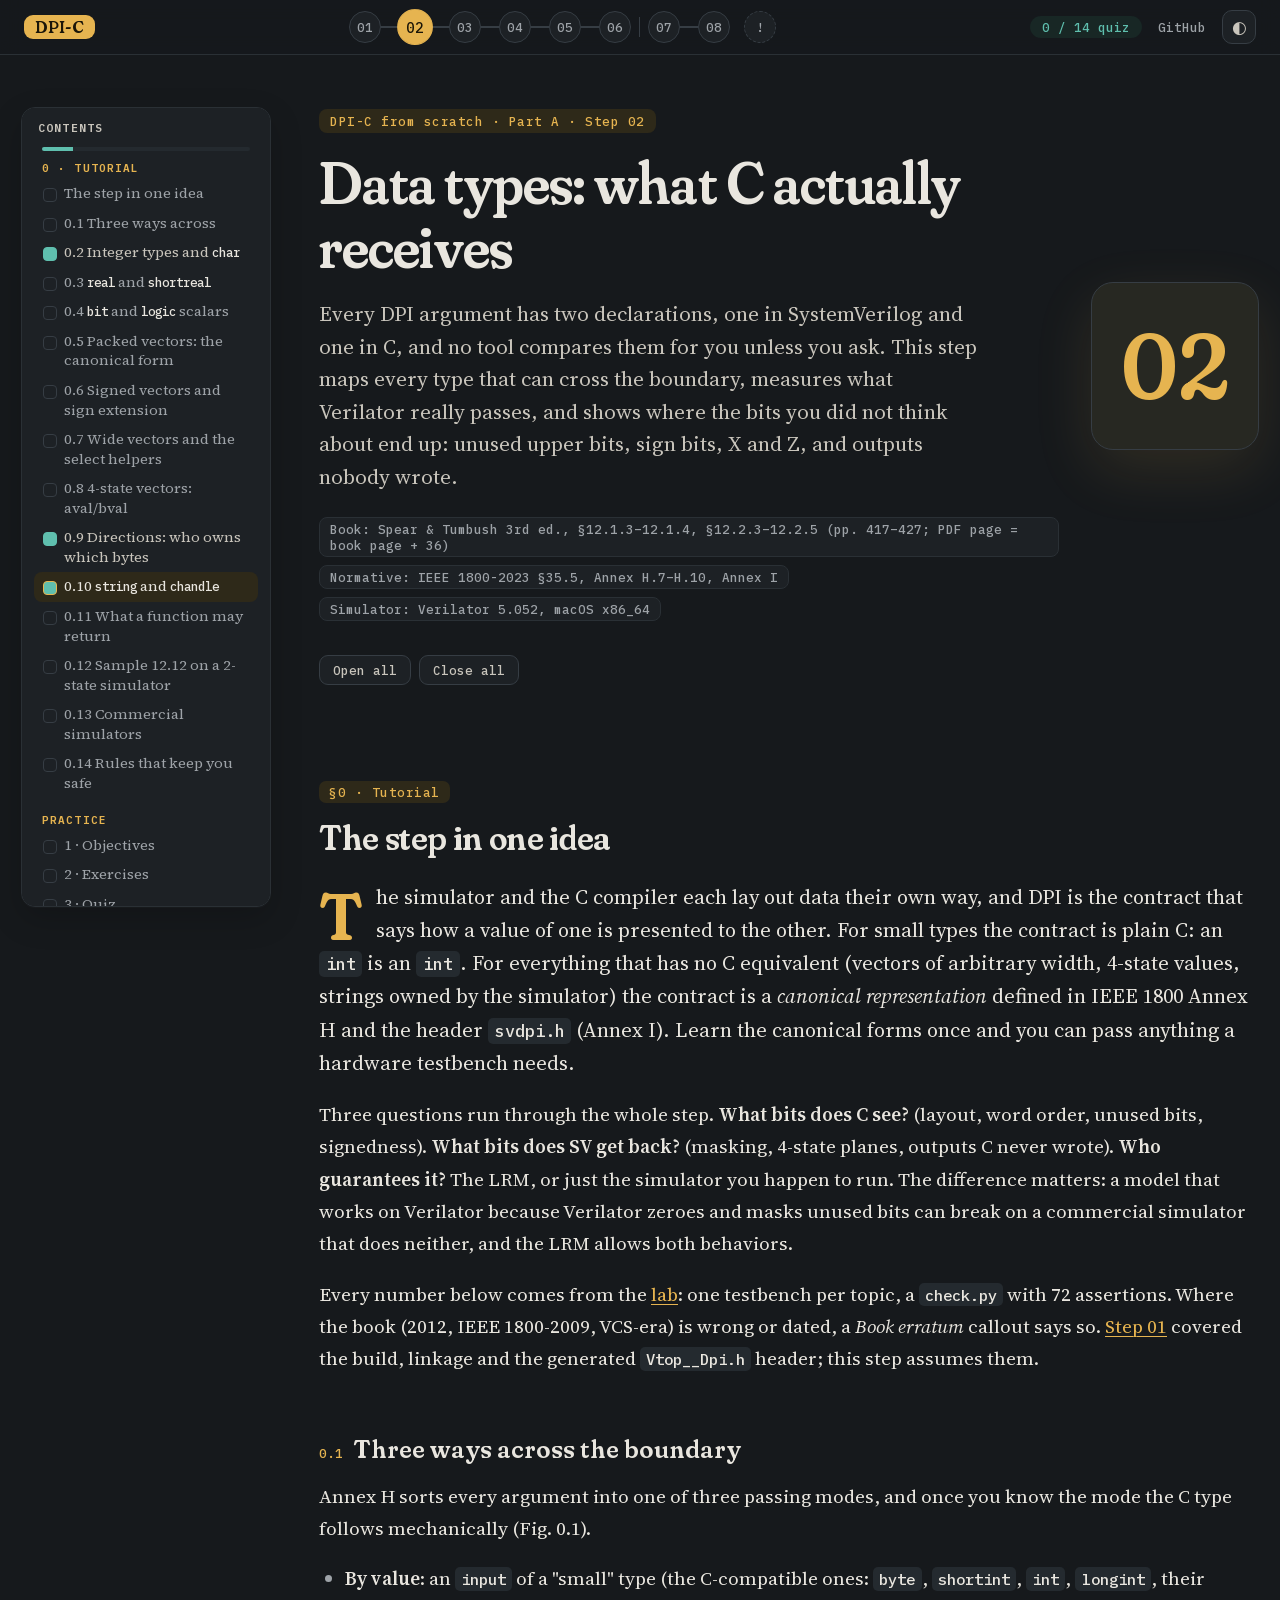
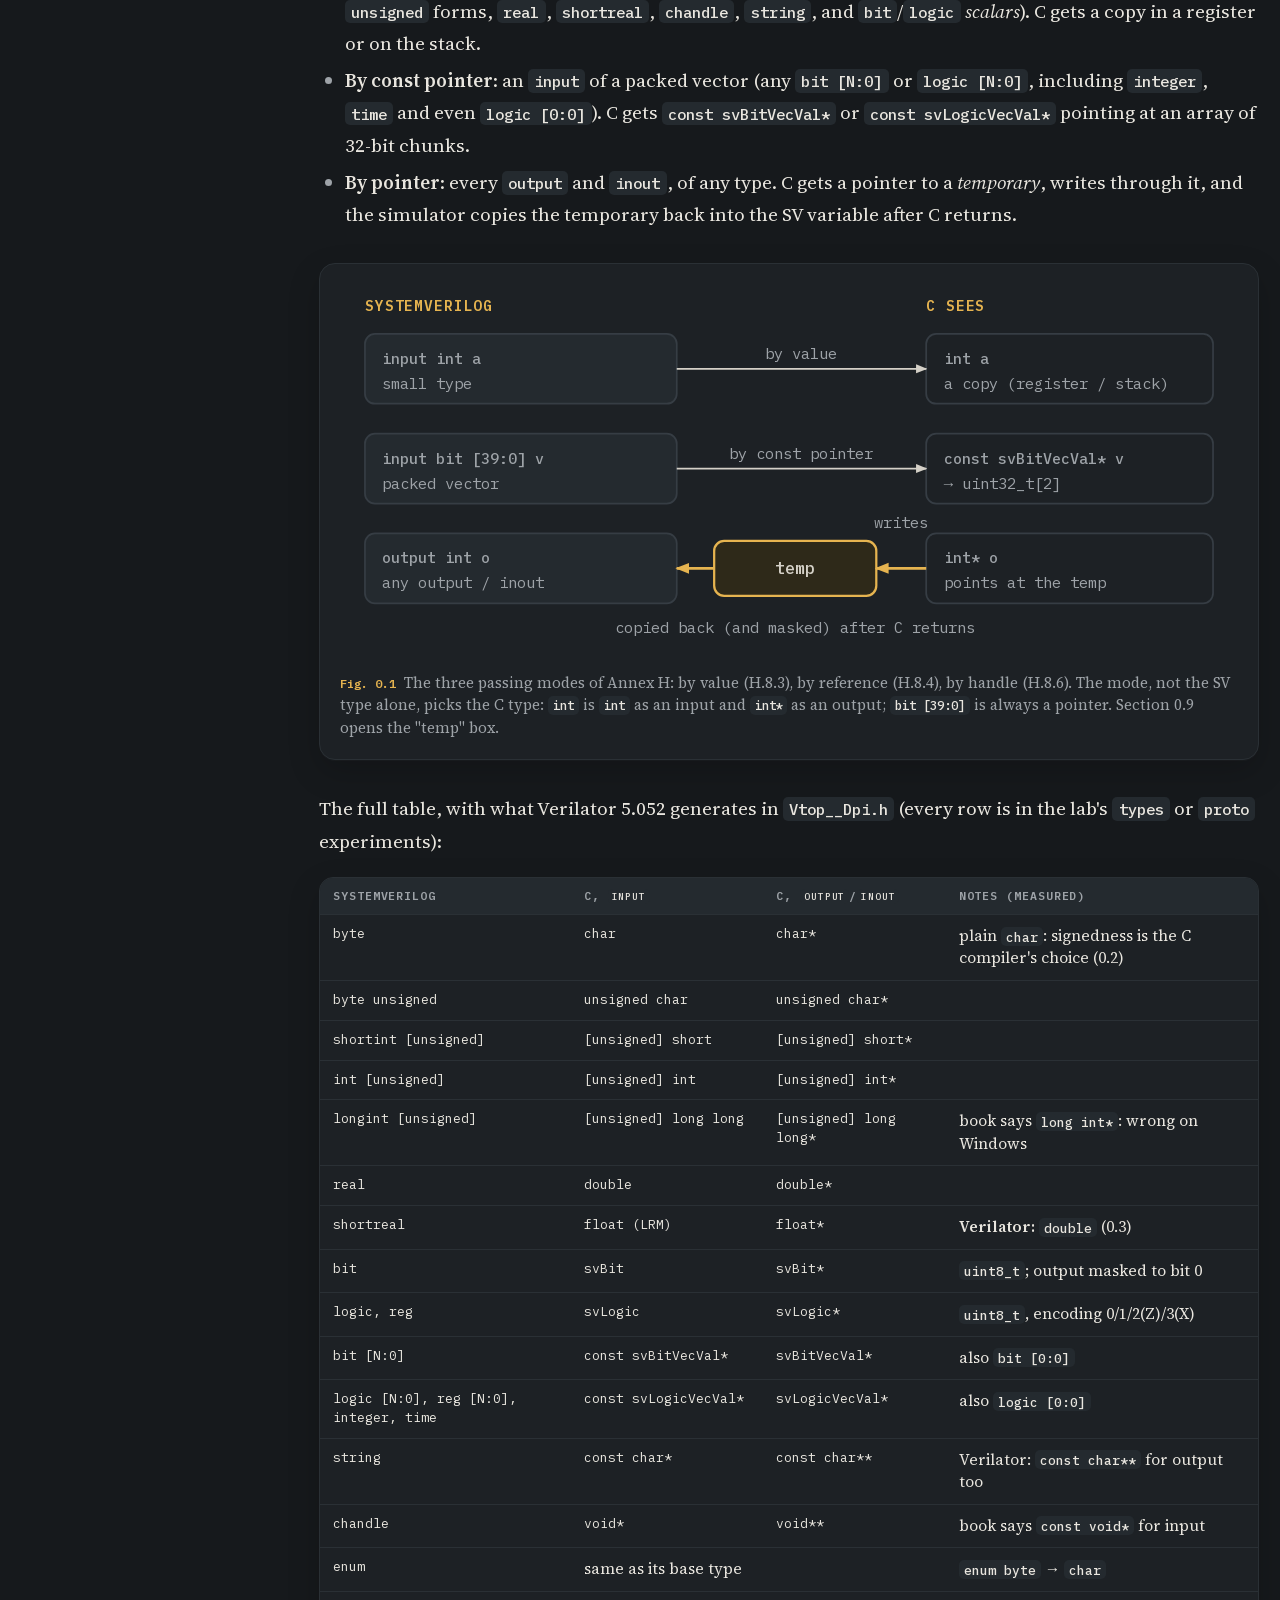
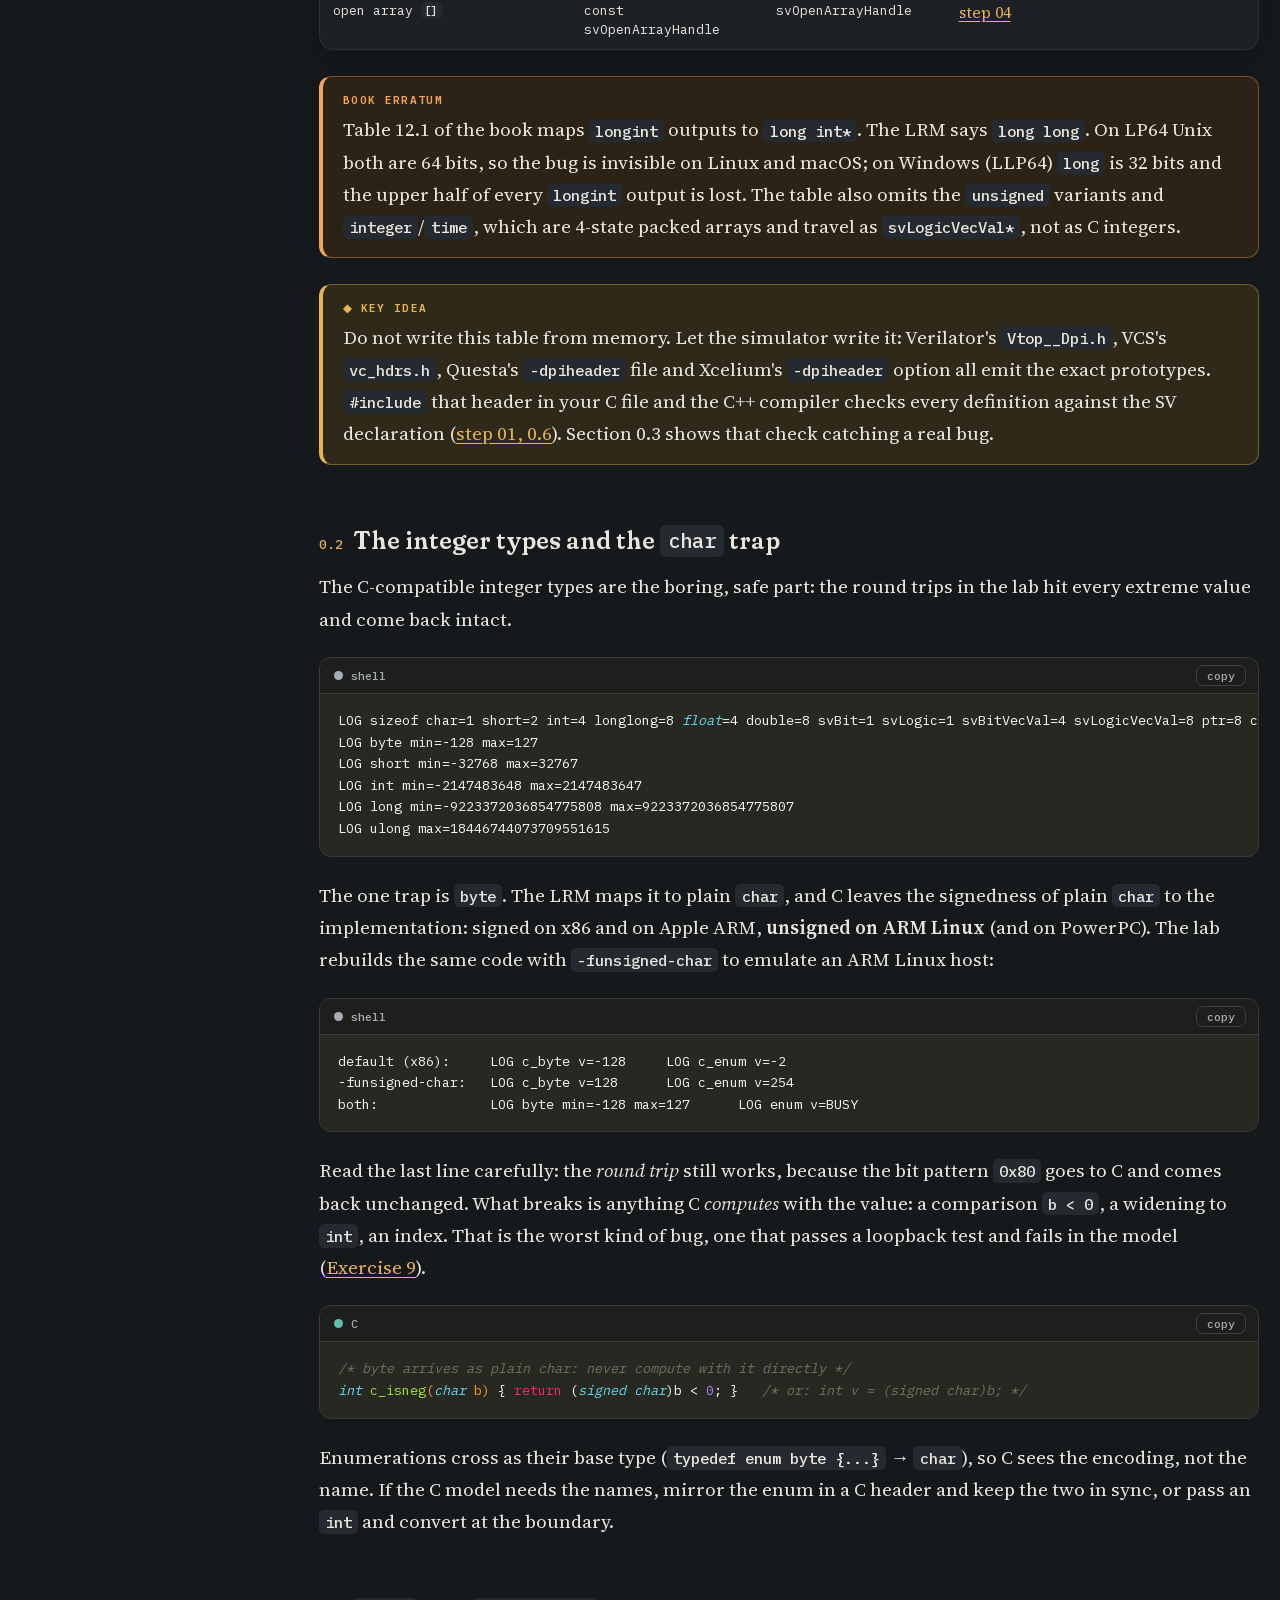
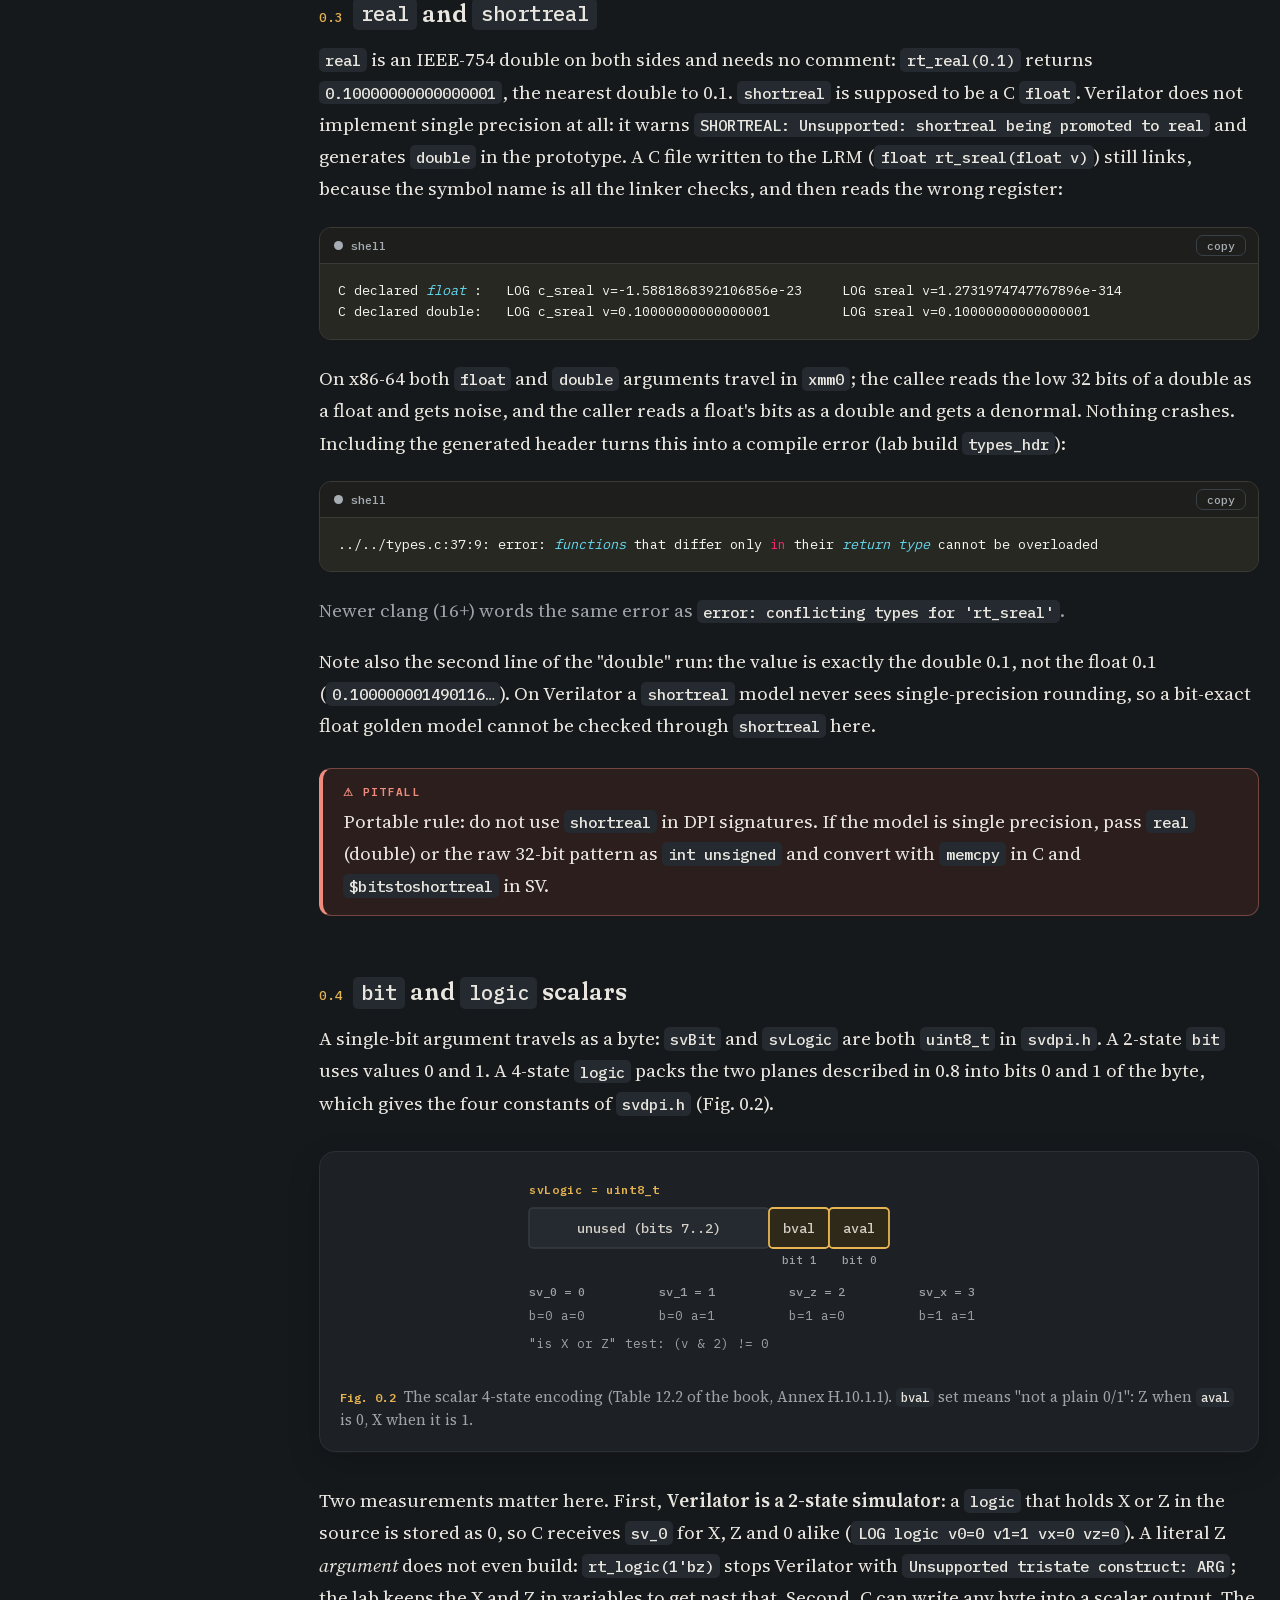
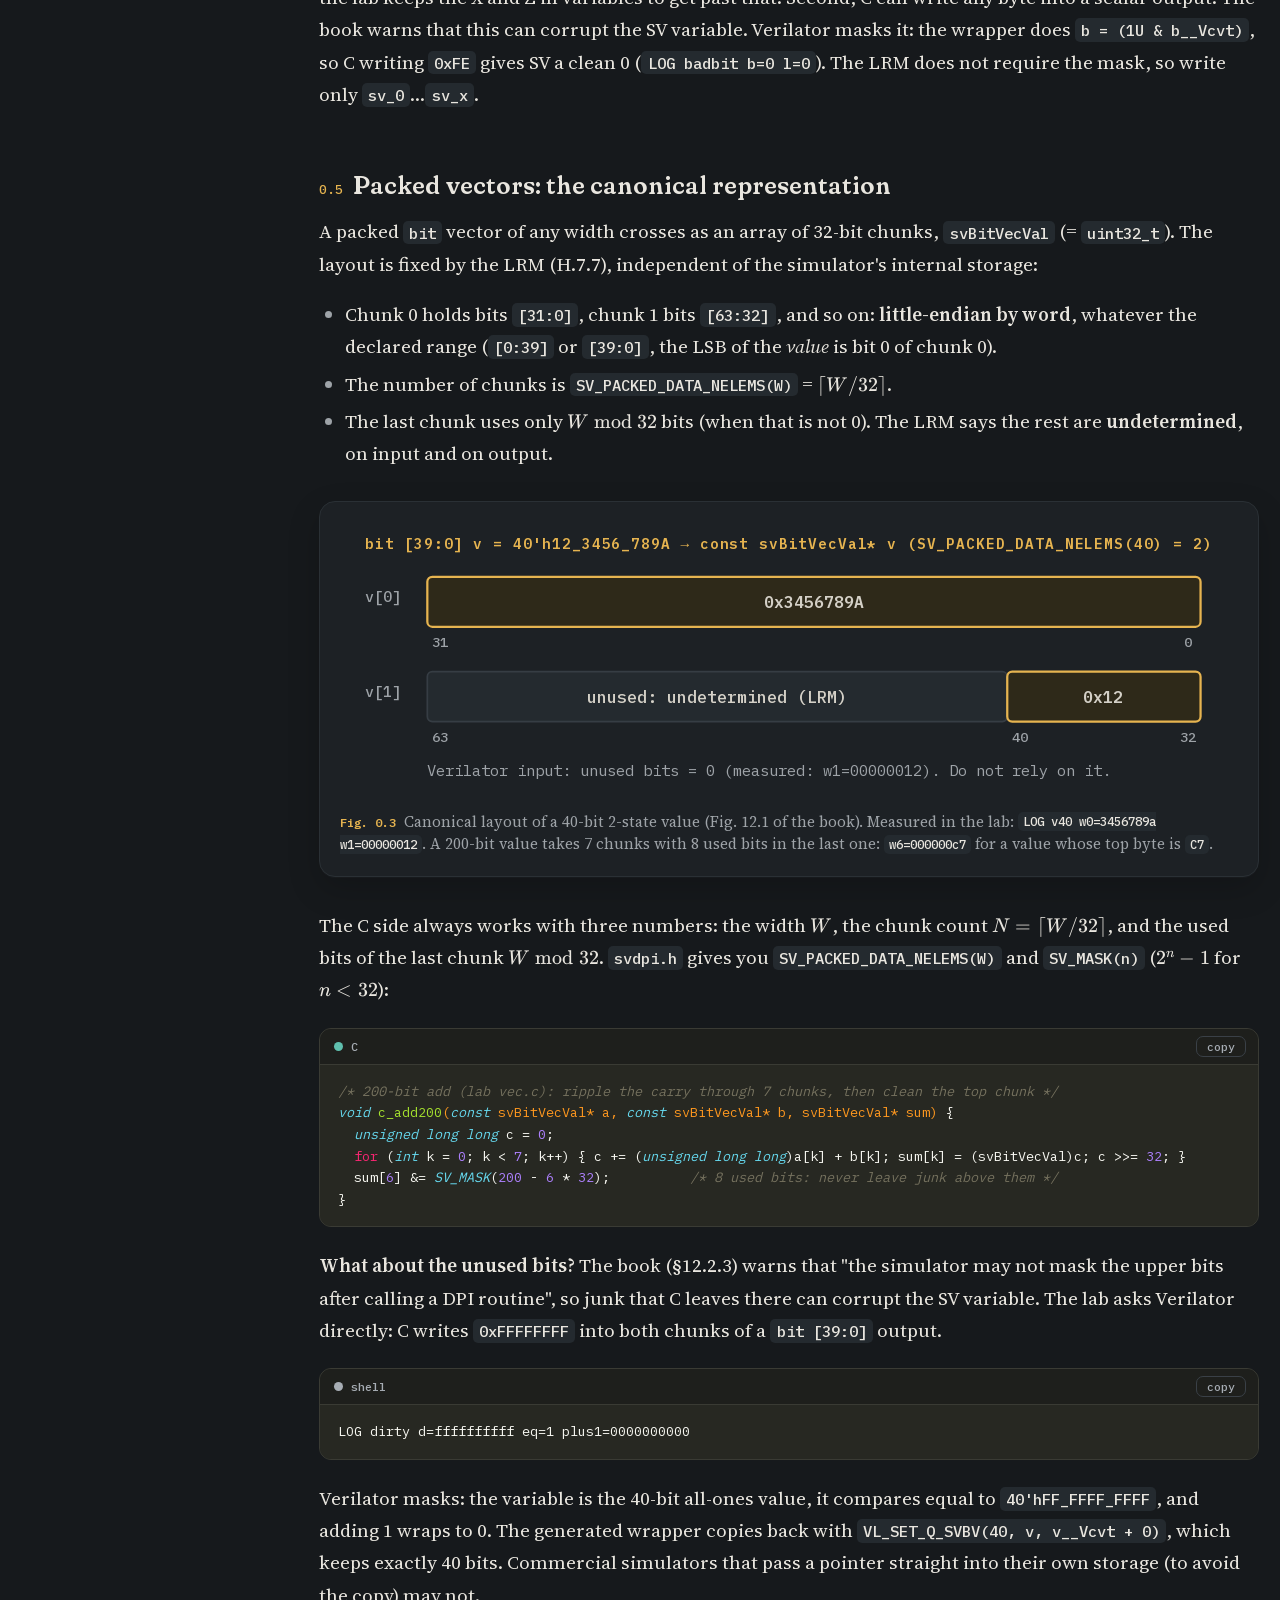
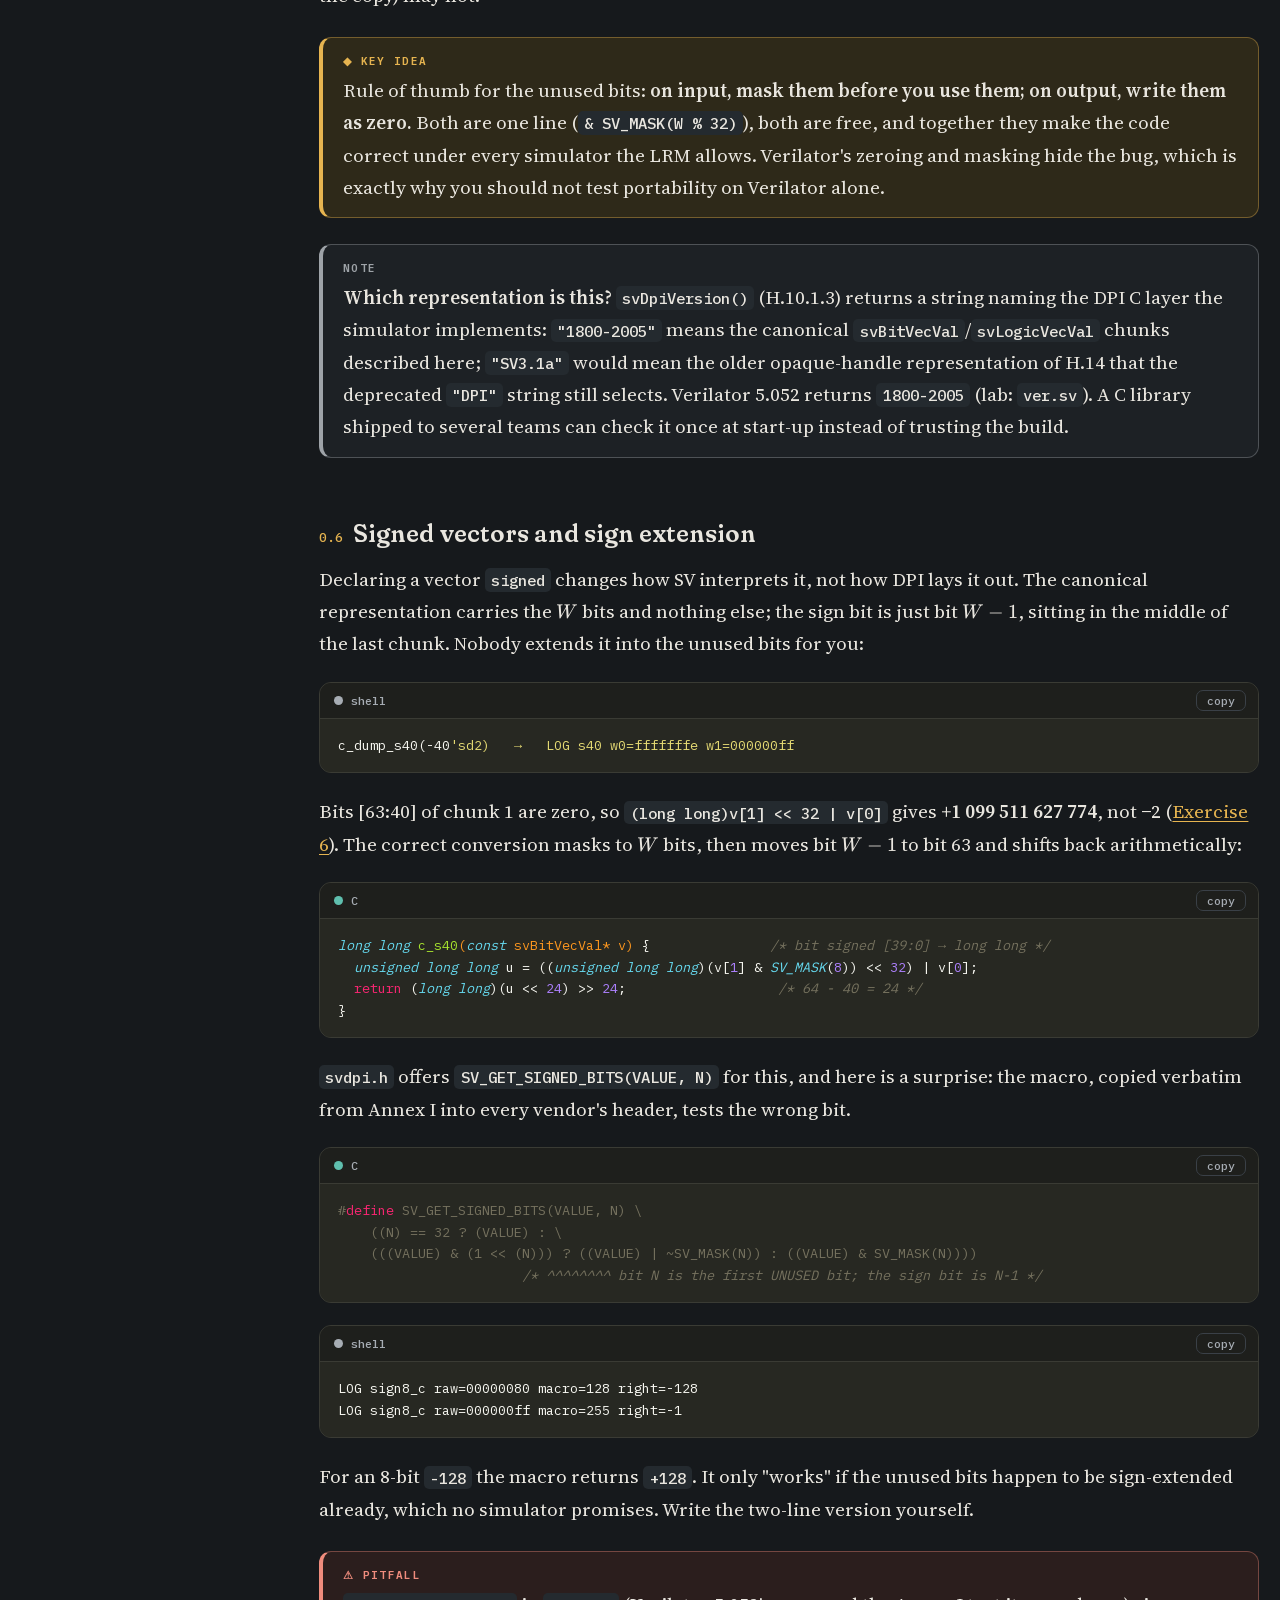
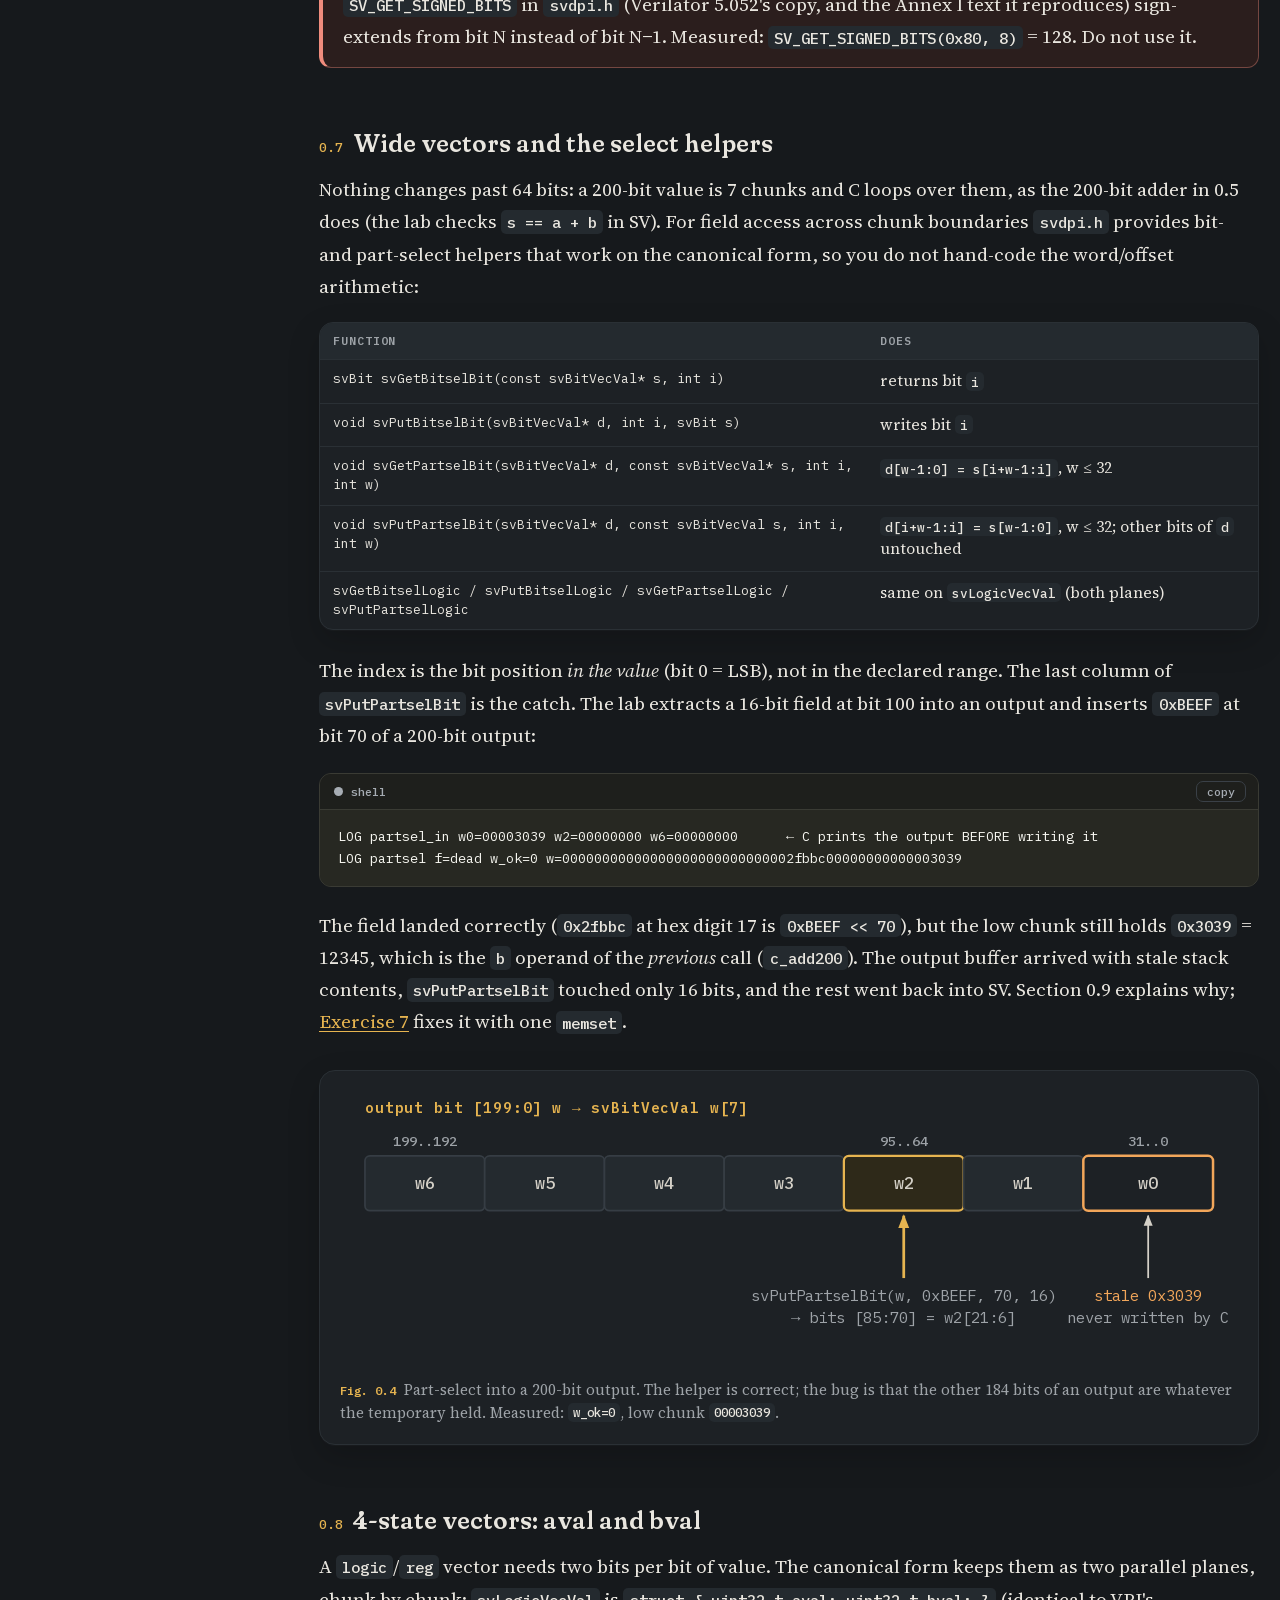
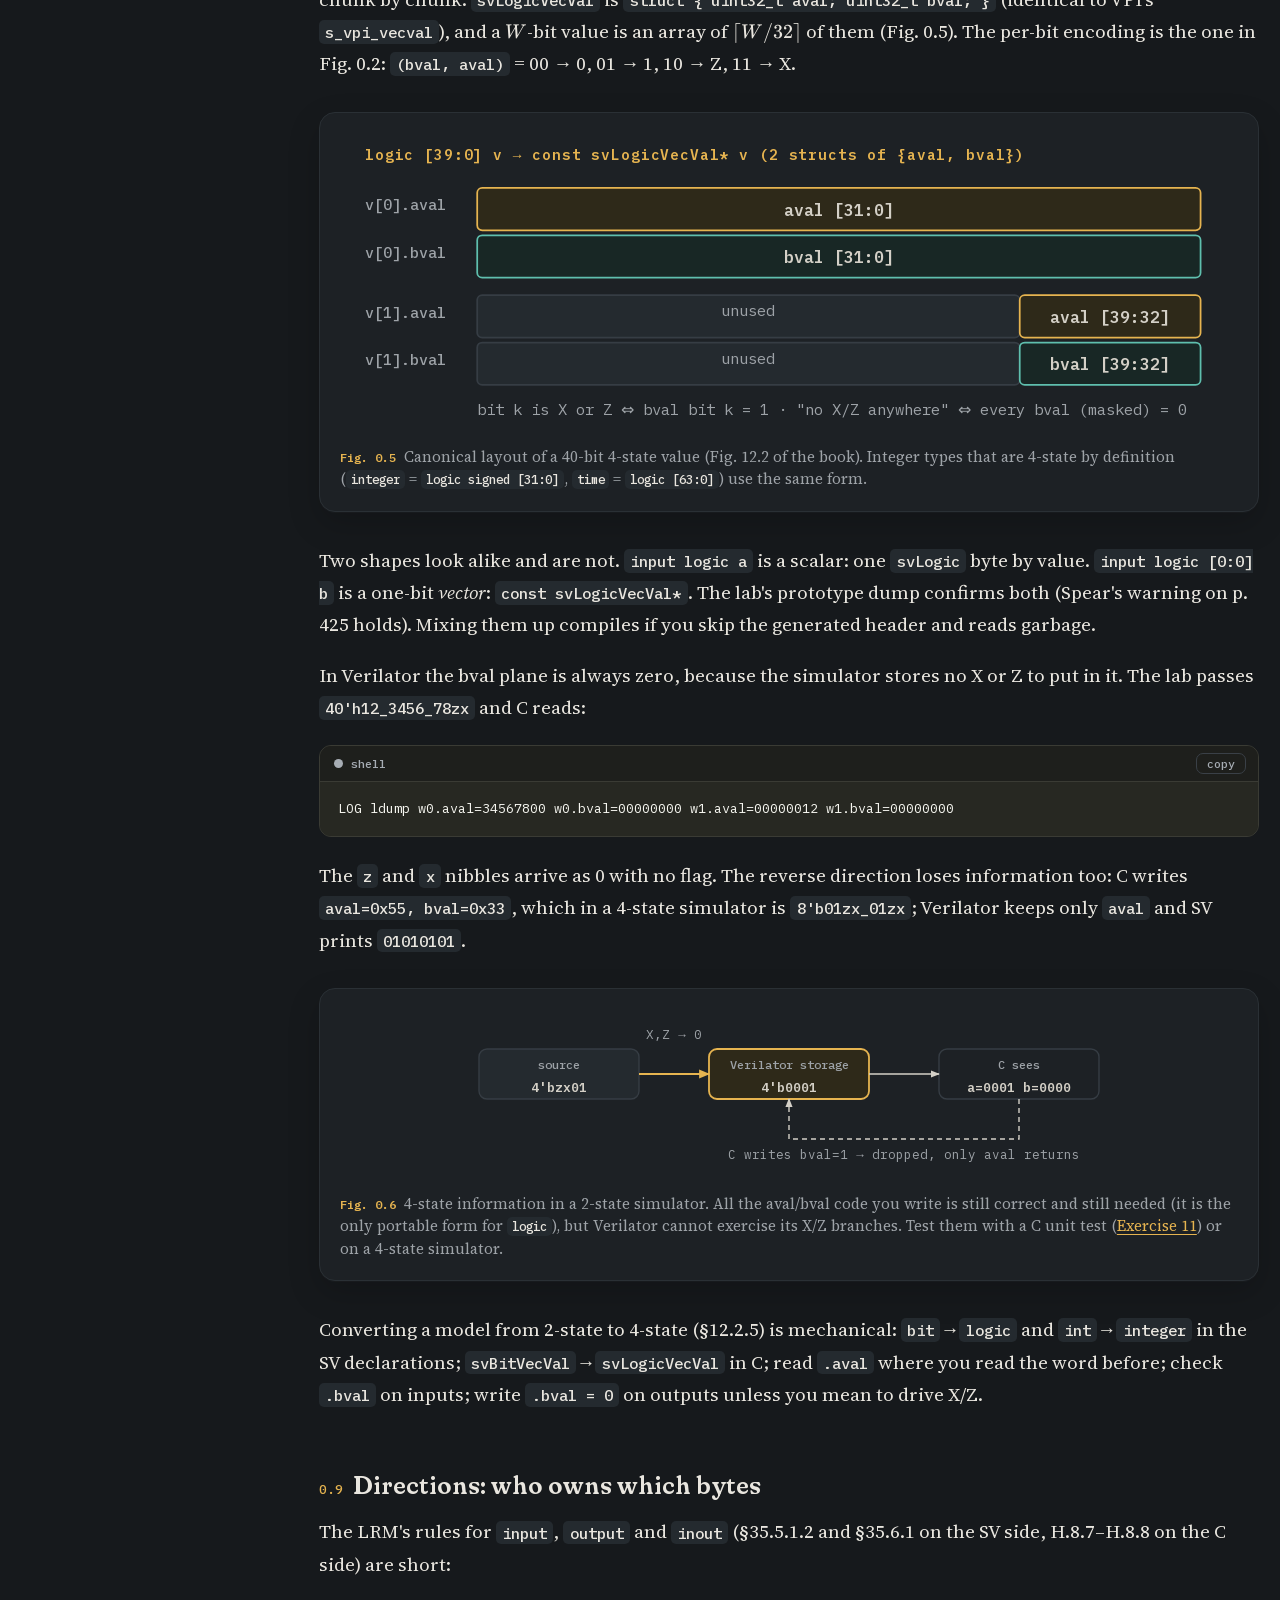
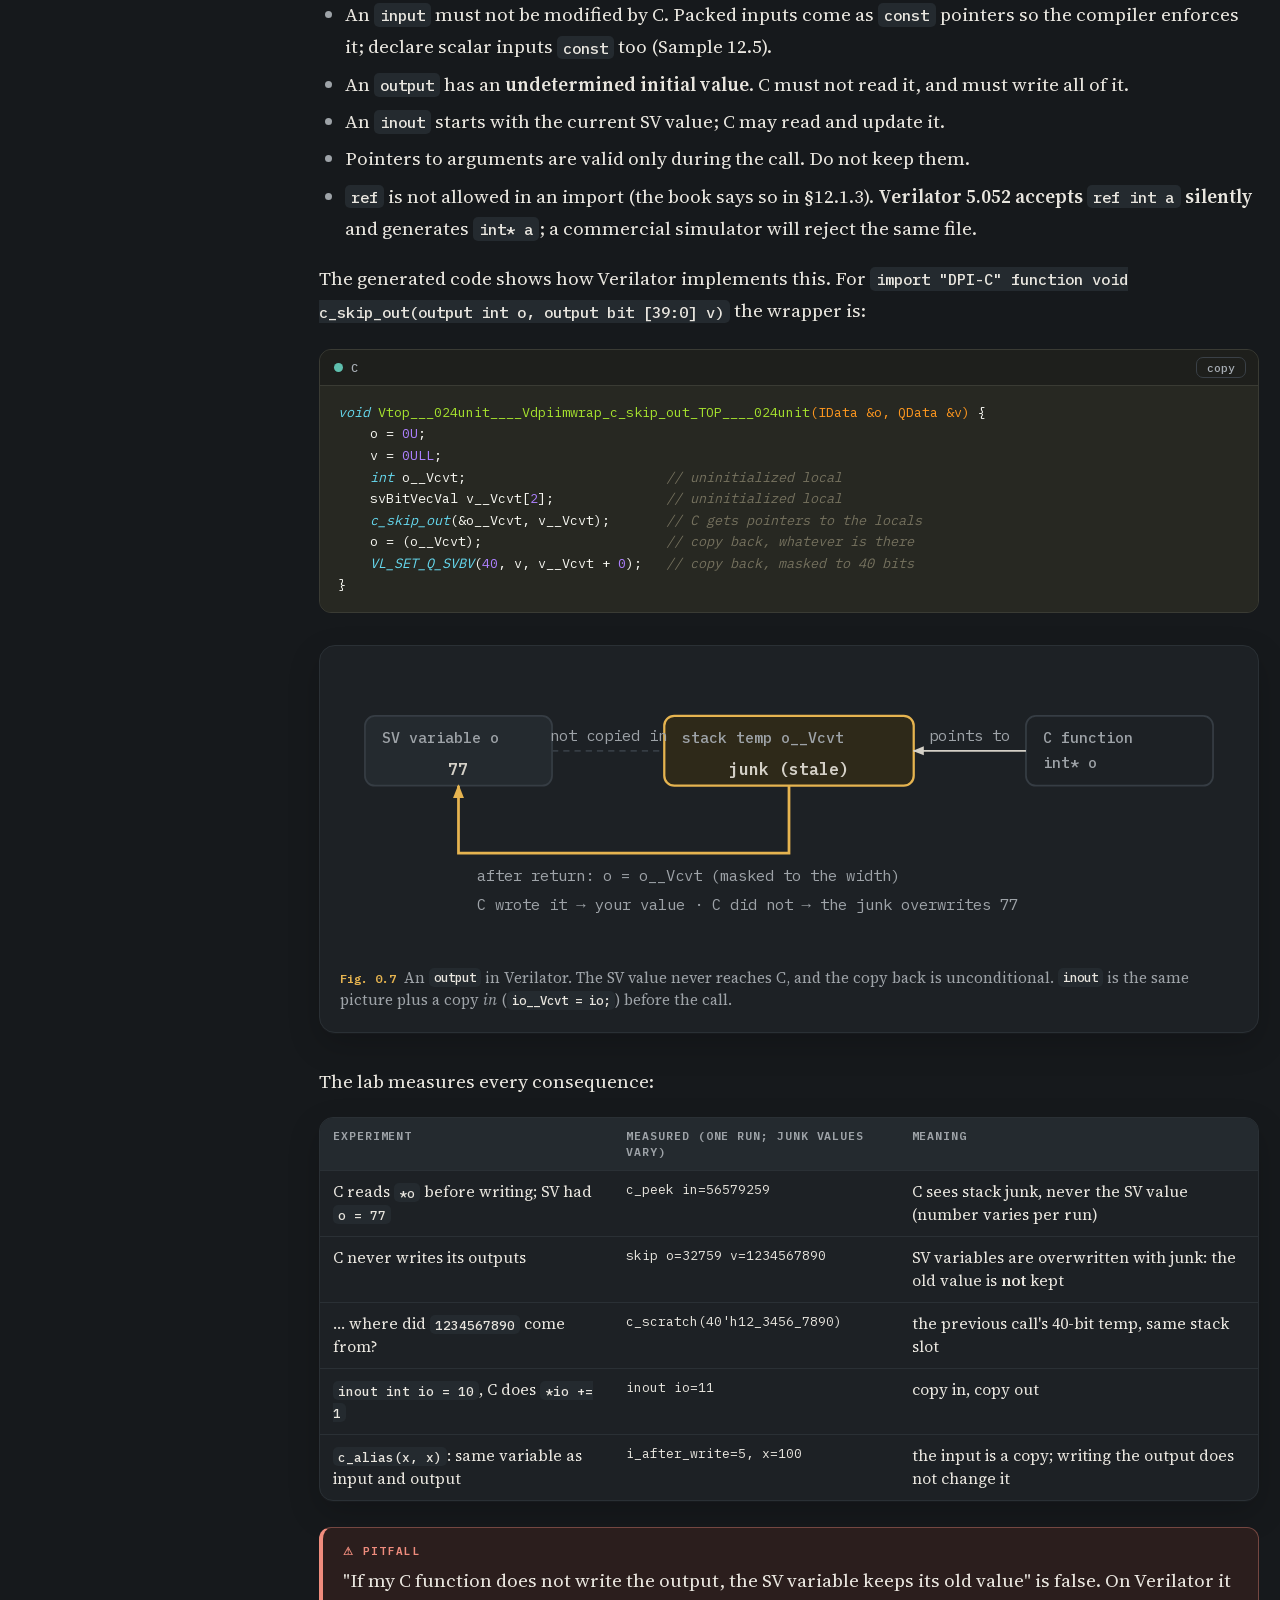
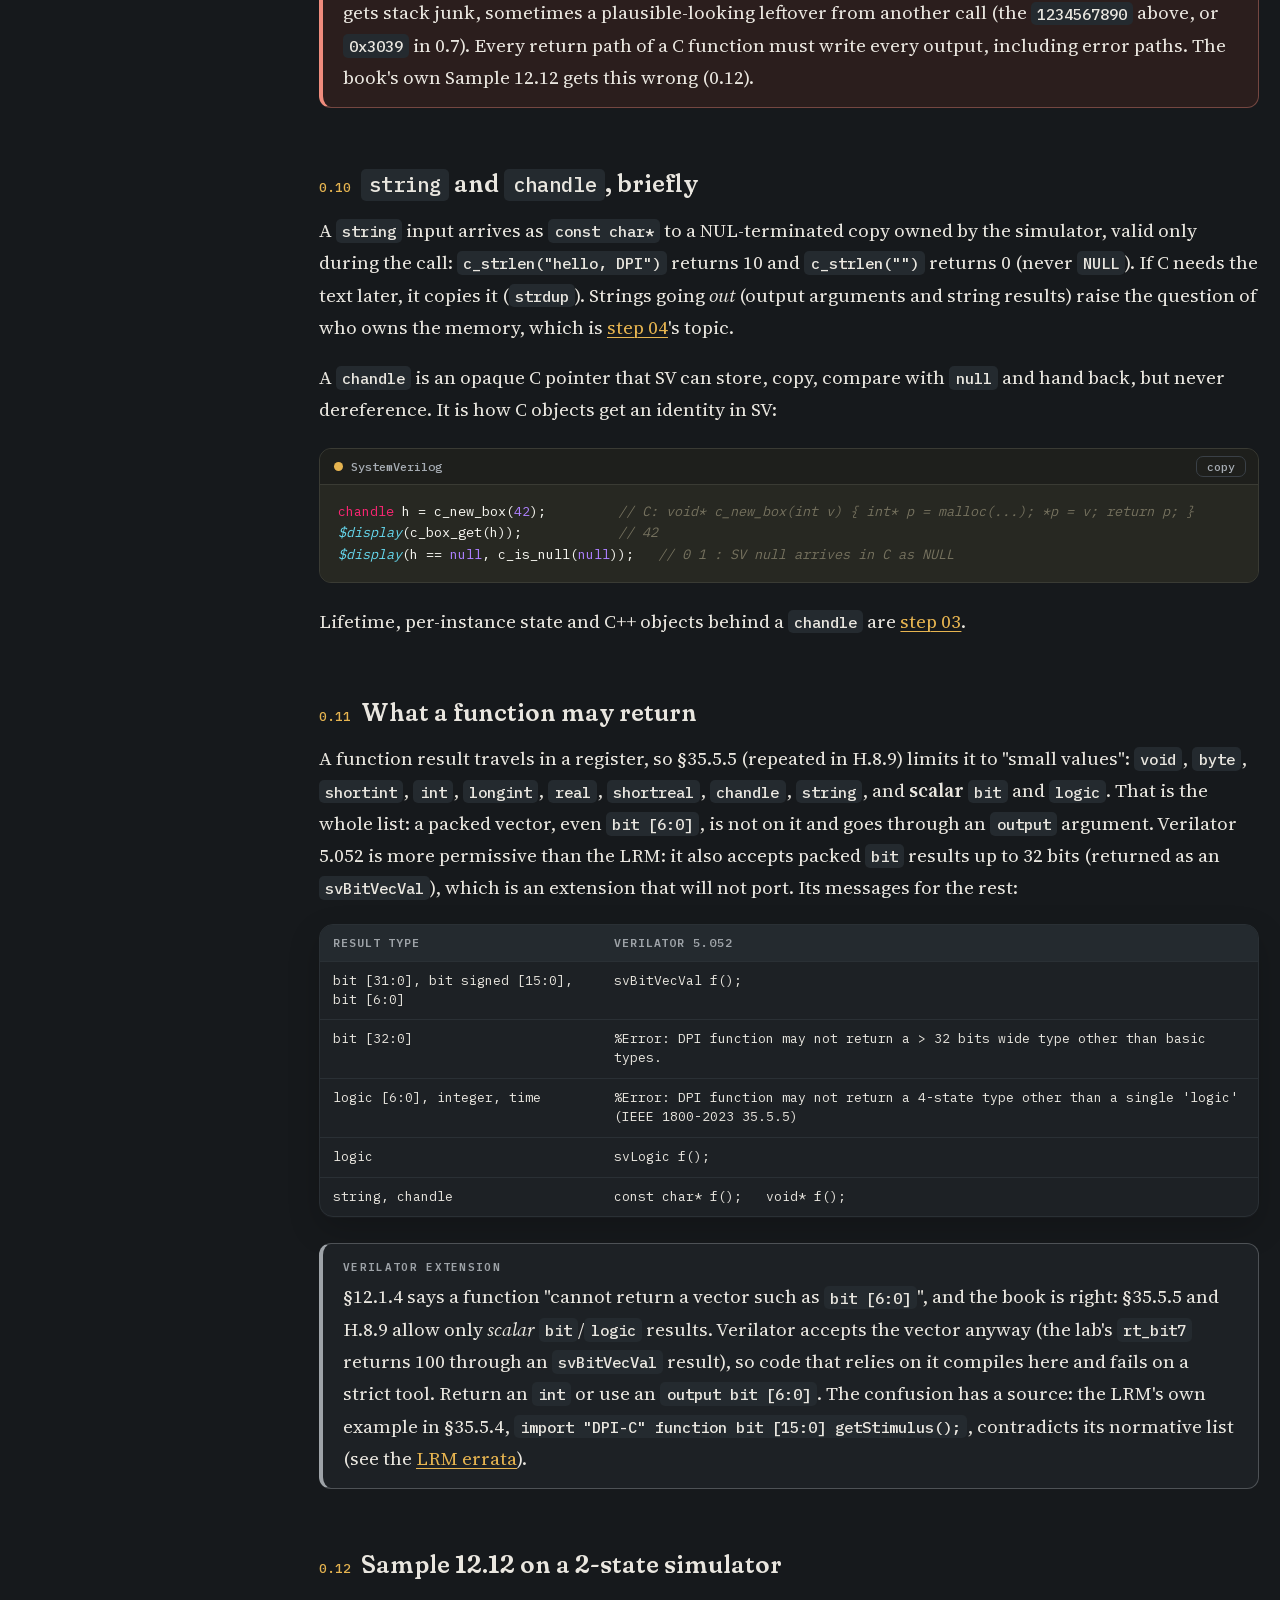
<file: tutorial/02_data_types/guide.html>
<!doctype html>
<html lang="en">
<head>
<meta charset="utf-8">
<meta name="viewport" content="width=device-width, initial-scale=1">
<title>DPI-C 02: Data types</title>
<link rel="stylesheet" href="../assets/katex/katex.min.css">
<link rel="stylesheet" href="../assets/guide.css">
<link rel="stylesheet" href="../assets/quiz.css">
<script defer src="../assets/katex/katex.min.js"></script>
<script defer src="../assets/katex/contrib/auto-render.min.js"></script>
<script defer src="../assets/quiz.js"></script>
<script>try{var t=localStorage.getItem('dpic-theme');if(t)document.documentElement.dataset.theme=t}catch(e){}</script>
<script defer src="../assets/guide.js"></script>
</head>
<body>
<svg class="dg-defs" aria-hidden="true" focusable="false"><defs>
  <marker id="ah" viewBox="0 0 10 10" refX="9" refY="5" markerWidth="9" markerHeight="9" markerUnits="userSpaceOnUse" orient="auto-start-reverse"><path class="ah" d="M0,1 L10,5 L0,9 z"/></marker>
  <marker id="ah-acc" viewBox="0 0 10 10" refX="9" refY="5" markerWidth="11" markerHeight="11" markerUnits="userSpaceOnUse" orient="auto-start-reverse"><path class="ah-acc" d="M0,1 L10,5 L0,9 z"/></marker>
  <marker id="ah-2" viewBox="0 0 10 10" refX="9" refY="5" markerWidth="9" markerHeight="9" markerUnits="userSpaceOnUse" orient="auto-start-reverse"><path class="ah-2" d="M0,1 L10,5 L0,9 z"/></marker>
</defs></svg>

<div class="page">
<details class="toc" id="toc"><summary>Contents</summary><nav><ol>
<li class="grp">0 · Tutorial</li>
<li><a href="#tutorial">The step in one idea</a></li>
<li><a href="#r-modes">0.1 Three ways across</a></li>
<li><a href="#r-int">0.2 Integer types and <code>char</code></a></li>
<li><a href="#r-real">0.3 <code>real</code> and <code>shortreal</code></a></li>
<li><a href="#r-scalar">0.4 <code>bit</code> and <code>logic</code> scalars</a></li>
<li><a href="#r-packed">0.5 Packed vectors: the canonical form</a></li>
<li><a href="#r-signed">0.6 Signed vectors and sign extension</a></li>
<li><a href="#r-wide">0.7 Wide vectors and the select helpers</a></li>
<li><a href="#r-4state">0.8 4-state vectors: aval/bval</a></li>
<li><a href="#r-dir">0.9 Directions: who owns which bytes</a></li>
<li><a href="#r-strch">0.10 <code>string</code> and <code>chandle</code></a></li>
<li><a href="#r-ret">0.11 What a function may return</a></li>
<li><a href="#r-counter">0.12 Sample 12.12 on a 2-state simulator</a></li>
<li><a href="#r-comm">0.13 Commercial simulators</a></li>
<li><a href="#r-rules">0.14 Rules that keep you safe</a></li>
<li class="grp">Practice</li>
<li><a href="#s1">1 · Objectives</a></li>
<li><a href="#s2">2 · Exercises</a></li>
<li><a href="#s3">3 · Quiz</a></li>
<li><a href="#s4">4 · Lab</a></li>
<li><a href="#s5">5 · Cheat sheet</a></li>
</ol></nav></details>

<main>
<p class="kicker">DPI-C from scratch · Part A · Step 02</p>
<h1>Data types: what C actually receives</h1>
<p class="deck">Every DPI argument has two declarations, one in SystemVerilog and one in C, and no tool compares them for you unless you ask. This step maps every type that can cross the boundary, measures what Verilator really passes, and shows where the bits you did not think about end up: unused upper bits, sign bits, X and Z, and outputs nobody wrote.</p>
<p class="meta"><span>Book: Spear &amp; Tumbush 3rd ed., §12.1.3–12.1.4, §12.2.3–12.2.5 (pp. 417–427; PDF page = book page + 36)</span><span>Normative: IEEE 1800-2023 §35.5, Annex H.7–H.10, Annex I</span><span>Simulator: Verilator 5.052, macOS x86_64</span></p>
<div class="tools"><button onclick="setAll(true)">Open all</button><button onclick="setAll(false)">Close all</button></div>

<h2 id="tutorial"><span class="no">§0 · Tutorial</span>The step in one idea</h2>
<p class="lead">The simulator and the C compiler each lay out data their own way, and DPI is the contract that says how a value of one is presented to the other. For small types the contract is plain C: an <code>int</code> is an <code>int</code>. For everything that has no C equivalent (vectors of arbitrary width, 4-state values, strings owned by the simulator) the contract is a <em>canonical representation</em> defined in IEEE 1800 Annex H and the header <code>svdpi.h</code> (Annex I). Learn the canonical forms once and you can pass anything a hardware testbench needs.</p>
<p>Three questions run through the whole step. <b>What bits does C see?</b> (layout, word order, unused bits, signedness). <b>What bits does SV get back?</b> (masking, 4-state planes, outputs C never wrote). <b>Who guarantees it?</b> The LRM, or just the simulator you happen to run. The difference matters: a model that works on Verilator because Verilator zeroes and masks unused bits can break on a commercial simulator that does neither, and the LRM allows both behaviors.</p>
<p>Every number below comes from the <a href="#s4">lab</a>: one testbench per topic, a <code>check.py</code> with 72 assertions. Where the book (2012, IEEE 1800-2009, VCS-era) is wrong or dated, a <i>Book erratum</i> callout says so. <a href="../01_first_call/guide.html">Step 01</a> covered the build, linkage and the generated <code>Vtop__Dpi.h</code> header; this step assumes them.</p>

<!-- 0.1 -->
<h3 id="r-modes"><span class="no">0.1</span>Three ways across the boundary</h3>
<p>Annex H sorts every argument into one of three passing modes, and once you know the mode the C type follows mechanically (Fig. 0.1).</p>
<ul>
<li><b>By value</b>: an <code>input</code> of a "small" type (the C-compatible ones: <code>byte</code>, <code>shortint</code>, <code>int</code>, <code>longint</code>, their <code>unsigned</code> forms, <code>real</code>, <code>shortreal</code>, <code>chandle</code>, <code>string</code>, and <code>bit</code>/<code>logic</code> <i>scalars</i>). C gets a copy in a register or on the stack.</li>
<li><b>By const pointer</b>: an <code>input</code> of a packed vector (any <code>bit [N:0]</code> or <code>logic [N:0]</code>, including <code>integer</code>, <code>time</code> and even <code>logic [0:0]</code>). C gets <code>const svBitVecVal*</code> or <code>const svLogicVecVal*</code> pointing at an array of 32-bit chunks.</li>
<li><b>By pointer</b>: every <code>output</code> and <code>inout</code>, of any type. C gets a pointer to a <em>temporary</em>, writes through it, and the simulator copies the temporary back into the SV variable after C returns.</li>
</ul>
<figure class="fig">
<svg class="dg" viewBox="0 0 720 300" role="img" aria-label="Three passing modes. Left column SystemVerilog declarations, right column the C parameter. input int a goes by value as int a. input bit [39:0] v goes as const svBitVecVal pointer to a two-word array. output int o goes as int pointer to a temporary that is copied back to the SV variable after the call.">
<text class="ttl" x="20" y="22">SYSTEMVERILOG</text><text class="ttl" x="470" y="22">C SEES</text>
<rect class="box soft" x="20" y="40" width="250" height="56" rx="8"/><text class="t" x="34" y="64">input int a</text><text class="note" x="34" y="84">small type</text>
<rect class="box" x="470" y="40" width="230" height="56" rx="8"/><text class="t" x="484" y="64">int a</text><text class="note" x="484" y="84">a copy (register / stack)</text>
<path class="e" d="M270,68 H470" marker-end="url(#ah)"/><text class="note mid" x="370" y="60">by value</text>
<rect class="box soft" x="20" y="120" width="250" height="56" rx="8"/><text class="t" x="34" y="144">input bit [39:0] v</text><text class="note" x="34" y="164">packed vector</text>
<rect class="box" x="470" y="120" width="230" height="56" rx="8"/><text class="t" x="484" y="144">const svBitVecVal* v</text><text class="note" x="484" y="164">→ uint32_t[2]</text>
<path class="e" d="M270,148 H470" marker-end="url(#ah)"/><text class="note mid" x="370" y="140">by const pointer</text>
<rect class="box soft" x="20" y="200" width="250" height="56" rx="8"/><text class="t" x="34" y="224">output int o</text><text class="note" x="34" y="244">any output / inout</text>
<rect class="box hot" x="300" y="206" width="130" height="44" rx="8"/><text class="lbl" x="365" y="228">temp</text>
<rect class="box" x="470" y="200" width="230" height="56" rx="8"/><text class="t" x="484" y="224">int* o</text><text class="note" x="484" y="244">points at the temp</text>
<path class="e hot" d="M470,228 H430" marker-end="url(#ah-acc)"/><text class="note mid" x="450" y="196">writes</text>
<path class="e hot" d="M300,228 H270" marker-end="url(#ah-acc)"/>
<text class="note mid" x="365" y="280">copied back (and masked) after C returns</text>
</svg>
<figcaption><b>Fig. 0.1</b>The three passing modes of Annex H: by value (H.8.3), by reference (H.8.4), by handle (H.8.6). The mode, not the SV type alone, picks the C type: <code>int</code> is <code>int</code> as an input and <code>int*</code> as an output; <code>bit [39:0]</code> is always a pointer. Section 0.9 opens the "temp" box.</figcaption>
</figure>
<p>The full table, with what Verilator 5.052 generates in <code>Vtop__Dpi.h</code> (every row is in the lab's <code>types</code> or <code>proto</code> experiments):</p>
<div class="tbl"><table>
<thead><tr><th>SystemVerilog</th><th>C, <code>input</code></th><th>C, <code>output</code>/<code>inout</code></th><th>Notes (measured)</th></tr></thead>
<tbody>
<tr><td class="mono">byte</td><td class="mono">char</td><td class="mono">char*</td><td>plain <code>char</code>: signedness is the C compiler's choice (0.2)</td></tr>
<tr><td class="mono">byte unsigned</td><td class="mono">unsigned char</td><td class="mono">unsigned char*</td><td></td></tr>
<tr><td class="mono">shortint [unsigned]</td><td class="mono">[unsigned] short</td><td class="mono">[unsigned] short*</td><td></td></tr>
<tr><td class="mono">int [unsigned]</td><td class="mono">[unsigned] int</td><td class="mono">[unsigned] int*</td><td></td></tr>
<tr><td class="mono">longint [unsigned]</td><td class="mono">[unsigned] long long</td><td class="mono">[unsigned] long long*</td><td>book says <code>long int*</code>: wrong on Windows</td></tr>
<tr><td class="mono">real</td><td class="mono">double</td><td class="mono">double*</td><td></td></tr>
<tr><td class="mono">shortreal</td><td class="mono">float (LRM)</td><td class="mono">float*</td><td><b>Verilator: <code>double</code></b> (0.3)</td></tr>
<tr><td class="mono">bit</td><td class="mono">svBit</td><td class="mono">svBit*</td><td><code>uint8_t</code>; output masked to bit 0</td></tr>
<tr><td class="mono">logic, reg</td><td class="mono">svLogic</td><td class="mono">svLogic*</td><td><code>uint8_t</code>, encoding 0/1/2(Z)/3(X)</td></tr>
<tr><td class="mono">bit [N:0]</td><td class="mono">const svBitVecVal*</td><td class="mono">svBitVecVal*</td><td>also <code>bit [0:0]</code></td></tr>
<tr><td class="mono">logic [N:0], reg [N:0], integer, time</td><td class="mono">const svLogicVecVal*</td><td class="mono">svLogicVecVal*</td><td>also <code>logic [0:0]</code></td></tr>
<tr><td class="mono">string</td><td class="mono">const char*</td><td class="mono">const char**</td><td>Verilator: <code>const char**</code> for output too</td></tr>
<tr><td class="mono">chandle</td><td class="mono">void*</td><td class="mono">void**</td><td>book says <code>const void*</code> for input</td></tr>
<tr><td class="mono">enum</td><td colspan="2">same as its base type</td><td><code>enum byte</code> → <code>char</code></td></tr>
<tr><td class="mono">open array <code>[]</code></td><td class="mono">const svOpenArrayHandle</td><td class="mono">svOpenArrayHandle</td><td><a href="../04_arrays_structs_strings/guide.html">step 04</a></td></tr>
</tbody></table></div>
<div class="callout errata"><p>Table 12.1 of the book maps <code>longint</code> outputs to <code>long int*</code>. The LRM says <code>long long</code>. On LP64 Unix both are 64 bits, so the bug is invisible on Linux and macOS; on Windows (LLP64) <code>long</code> is 32 bits and the upper half of every <code>longint</code> output is lost. The table also omits the <code>unsigned</code> variants and <code>integer</code>/<code>time</code>, which are 4-state packed arrays and travel as <code>svLogicVecVal*</code>, not as C integers.</p></div>
<div class="callout hv"><p>Do not write this table from memory. Let the simulator write it: Verilator's <code>Vtop__Dpi.h</code>, VCS's <code>vc_hdrs.h</code>, Questa's <code>-dpiheader</code> file and Xcelium's <code>-dpiheader</code> option all emit the exact prototypes. <code>#include</code> that header in your C file and the C++ compiler checks every definition against the SV declaration (<a href="../01_first_call/guide.html#r-hdr">step 01, 0.6</a>). Section 0.3 shows that check catching a real bug.</p></div>

<!-- 0.2 -->
<h3 id="r-int"><span class="no">0.2</span>The integer types and the <code>char</code> trap</h3>
<p>The C-compatible integer types are the boring, safe part: the round trips in the lab hit every extreme value and come back intact.</p>
<pre class="sh"><code>LOG sizeof char=1 short=2 int=4 longlong=8 float=4 double=8 svBit=1 svLogic=1 svBitVecVal=4 svLogicVecVal=8 ptr=8 char_signed=1
LOG byte min=-128 max=127
LOG short min=-32768 max=32767
LOG int min=-2147483648 max=2147483647
LOG long min=-9223372036854775808 max=9223372036854775807
LOG ulong max=18446744073709551615</code></pre>
<p>The one trap is <code>byte</code>. The LRM maps it to plain <code>char</code>, and C leaves the signedness of plain <code>char</code> to the implementation: signed on x86 and on Apple ARM, <b>unsigned on ARM Linux</b> (and on PowerPC). The lab rebuilds the same code with <code>-funsigned-char</code> to emulate an ARM Linux host:</p>
<pre class="sh"><code>default (x86):     LOG c_byte v=-128     LOG c_enum v=-2
-funsigned-char:   LOG c_byte v=128      LOG c_enum v=254
both:              LOG byte min=-128 max=127      LOG enum v=BUSY</code></pre>
<p>Read the last line carefully: the <em>round trip</em> still works, because the bit pattern <code>0x80</code> goes to C and comes back unchanged. What breaks is anything C <em>computes</em> with the value: a comparison <code>b &lt; 0</code>, a widening to <code>int</code>, an index. That is the worst kind of bug, one that passes a loopback test and fails in the model (<a href="#e9">Exercise 9</a>).</p>
<pre class="cc"><code><span class="c">/* byte arrives as plain char: never compute with it directly */</span>
int c_isneg(char b) { return (signed char)b &lt; 0; }   <span class="c">/* or: int v = (signed char)b; */</span></code></pre>
<p>Enumerations cross as their base type (<code>typedef enum byte {...}</code> → <code>char</code>), so C sees the encoding, not the name. If the C model needs the names, mirror the enum in a C header and keep the two in sync, or pass an <code>int</code> and convert at the boundary.</p>

<!-- 0.3 -->
<h3 id="r-real"><span class="no">0.3</span><code>real</code> and <code>shortreal</code></h3>
<p><code>real</code> is an IEEE-754 double on both sides and needs no comment: <code>rt_real(0.1)</code> returns <code>0.10000000000000001</code>, the nearest double to 0.1. <code>shortreal</code> is supposed to be a C <code>float</code>. Verilator does not implement single precision at all: it warns <code>SHORTREAL: Unsupported: shortreal being promoted to real</code> and generates <code>double</code> in the prototype. A C file written to the LRM (<code>float rt_sreal(float v)</code>) still links, because the symbol name is all the linker checks, and then reads the wrong register:</p>
<pre class="sh"><code>C declared float :   LOG c_sreal v=-1.5881868392106856e-23     LOG sreal v=1.2731974747767896e-314
C declared double:   LOG c_sreal v=0.10000000000000001         LOG sreal v=0.10000000000000001</code></pre>
<p>On x86-64 both <code>float</code> and <code>double</code> arguments travel in <code>xmm0</code>; the callee reads the low 32 bits of a double as a float and gets noise, and the caller reads a float's bits as a double and gets a denormal. Nothing crashes. Including the generated header turns this into a compile error (lab build <code>types_hdr</code>):</p>
<pre class="sh"><code>../../types.c:37:9: error: functions that differ only in their return type cannot be overloaded</code></pre>
<p class="muted">Newer clang (16+) words the same error as <code>error: conflicting types for 'rt_sreal'</code>.</p>
<p>Note also the second line of the "double" run: the value is exactly the double 0.1, not the float 0.1 (<code>0.100000001490116…</code>). On Verilator a <code>shortreal</code> model never sees single-precision rounding, so a bit-exact float golden model cannot be checked through <code>shortreal</code> here.</p>
<div class="callout trap"><p>Portable rule: do not use <code>shortreal</code> in DPI signatures. If the model is single precision, pass <code>real</code> (double) or the raw 32-bit pattern as <code>int unsigned</code> and convert with <code>memcpy</code> in C and <code>$bitstoshortreal</code> in SV.</p></div>

<!-- 0.4 -->
<h3 id="r-scalar"><span class="no">0.4</span><code>bit</code> and <code>logic</code> scalars</h3>
<p>A single-bit argument travels as a byte: <code>svBit</code> and <code>svLogic</code> are both <code>uint8_t</code> in <code>svdpi.h</code>. A 2-state <code>bit</code> uses values 0 and 1. A 4-state <code>logic</code> packs the two planes described in 0.8 into bits 0 and 1 of the byte, which gives the four constants of <code>svdpi.h</code> (Fig. 0.2).</p>
<figure class="fig" style="--w:560px">
<svg class="dg" viewBox="0 0 560 200" role="img" aria-label="svLogic byte layout: bit 0 is aval, bit 1 is bval, bits 2 to 7 unused. Table: sv_0 is 0 (bval 0 aval 0), sv_1 is 1 (bval 0 aval 1), sv_z is 2 (bval 1 aval 0), sv_x is 3 (bval 1 aval 1).">
<text class="ttl" x="20" y="22">svLogic = uint8_t</text>
<rect class="box soft" x="20" y="36" width="240" height="40" rx="4"/><text class="lbl" x="140" y="56">unused (bits 7..2)</text>
<rect class="box hot" x="260" y="36" width="60" height="40" rx="4"/><text class="lbl" x="290" y="56">bval</text>
<rect class="box hot" x="320" y="36" width="60" height="40" rx="4"/><text class="lbl" x="350" y="56">aval</text>
<text class="bit" x="290" y="92">bit 1</text><text class="bit" x="350" y="92">bit 0</text>
<g transform="translate(20,110)">
<text class="t" x="0" y="14">sv_0 = 0</text><text class="t" x="130" y="14">sv_1 = 1</text><text class="t" x="260" y="14">sv_z = 2</text><text class="t" x="390" y="14">sv_x = 3</text>
<text class="note" x="0" y="38">b=0 a=0</text><text class="note" x="130" y="38">b=0 a=1</text><text class="note" x="260" y="38">b=1 a=0</text><text class="note" x="390" y="38">b=1 a=1</text>
<text class="note" x="0" y="66">"is X or Z" test: (v &amp; 2) != 0</text>
</g>
</svg>
<figcaption><b>Fig. 0.2</b>The scalar 4-state encoding (Table 12.2 of the book, Annex H.10.1.1). <code>bval</code> set means "not a plain 0/1": Z when <code>aval</code> is 0, X when it is 1.</figcaption>
</figure>
<p>Two measurements matter here. First, <b>Verilator is a 2-state simulator</b>: a <code>logic</code> that holds X or Z in the source is stored as 0, so C receives <code>sv_0</code> for X, Z and 0 alike (<code>LOG logic v0=0 v1=1 vx=0 vz=0</code>). A literal Z <em>argument</em> does not even build: <code>rt_logic(1'bz)</code> stops Verilator with <code>Unsupported tristate construct: ARG</code>; the lab keeps the X and Z in variables to get past that. Second, C can write any byte into a scalar output. The book warns that this can corrupt the SV variable. Verilator masks it: the wrapper does <code>b = (1U &amp; b__Vcvt)</code>, so C writing <code>0xFE</code> gives SV a clean 0 (<code>LOG badbit b=0 l=0</code>). The LRM does not require the mask, so write only <code>sv_0</code>…<code>sv_x</code>.</p>

<!-- 0.5 -->
<h3 id="r-packed"><span class="no">0.5</span>Packed vectors: the canonical representation</h3>
<p>A packed <code>bit</code> vector of any width crosses as an array of 32-bit chunks, <code>svBitVecVal</code> (= <code>uint32_t</code>). The layout is fixed by the LRM (H.7.7), independent of the simulator's internal storage:</p>
<ul>
<li>Chunk 0 holds bits <code>[31:0]</code>, chunk 1 bits <code>[63:32]</code>, and so on: <b>little-endian by word</b>, whatever the declared range (<code>[0:39]</code> or <code>[39:0]</code>, the LSB of the <em>value</em> is bit 0 of chunk 0).</li>
<li>The number of chunks is <code>SV_PACKED_DATA_NELEMS(W)</code> = $\lceil W/32 \rceil$.</li>
<li>The last chunk uses only $W \bmod 32$ bits (when that is not 0). The LRM says the rest are <b>undetermined</b>, on input and on output.</li>
</ul>
<figure class="fig">
<svg class="dg" viewBox="0 0 720 220" role="img" aria-label="A 40-bit value 40'h12_3456_789A as two svBitVecVal words. Word 0 holds 3456789A, bits 31 to 0. Word 1 holds 12 in bits 7 to 0, and the 24 bits above are unused: undetermined per the LRM, measured zero in Verilator on input.">
<text class="ttl" x="20" y="22">bit [39:0] v = 40'h12_3456_789A   →   const svBitVecVal* v   (SV_PACKED_DATA_NELEMS(40) = 2)</text>
<text class="t" x="20" y="64">v[0]</text>
<rect class="box hot" x="70" y="44" width="620" height="40" rx="4"/><text class="hexv" x="380" y="64">0x3456789A</text>
<text class="bit" x="80" y="100">31</text><text class="bit" x="680" y="100">0</text>
<text class="t" x="20" y="140">v[1]</text>
<rect class="box soft" x="70" y="120" width="465" height="40" rx="4"/><text class="lbl" x="302" y="140">unused: undetermined (LRM)</text>
<rect class="box hot" x="535" y="120" width="155" height="40" rx="4"/><text class="hexv" x="612" y="140">0x12</text>
<text class="bit" x="80" y="176">63</text><text class="bit" x="545" y="176">40</text><text class="bit" x="680" y="176">32</text>
<text class="note" x="70" y="204">Verilator input: unused bits = 0 (measured: w1=00000012). Do not rely on it.</text>
</svg>
<figcaption><b>Fig. 0.3</b>Canonical layout of a 40-bit 2-state value (Fig. 12.1 of the book). Measured in the lab: <code>LOG v40 w0=3456789a w1=00000012</code>. A 200-bit value takes 7 chunks with 8 used bits in the last one: <code>w6=000000c7</code> for a value whose top byte is <code>C7</code>.</figcaption>
</figure>
<p>The C side always works with three numbers: the width $W$, the chunk count $N = \lceil W/32 \rceil$, and the used bits of the last chunk $W \bmod 32$. <code>svdpi.h</code> gives you <code>SV_PACKED_DATA_NELEMS(W)</code> and <code>SV_MASK(n)</code> ($2^n-1$ for $n &lt; 32$):</p>
<pre class="cc"><code><span class="c">/* 200-bit add (lab vec.c): ripple the carry through 7 chunks, then clean the top chunk */</span>
void c_add200(const svBitVecVal* a, const svBitVecVal* b, svBitVecVal* sum) {
  unsigned long long c = 0;
  for (int k = 0; k &lt; 7; k++) { c += (unsigned long long)a[k] + b[k]; sum[k] = (svBitVecVal)c; c &gt;&gt;= 32; }
  sum[6] &amp;= SV_MASK(200 - 6 * 32);          <span class="c">/* 8 used bits: never leave junk above them */</span>
}</code></pre>
<p><b>What about the unused bits?</b> The book (§12.2.3) warns that "the simulator may not mask the upper bits after calling a DPI routine", so junk that C leaves there can corrupt the SV variable. The lab asks Verilator directly: C writes <code>0xFFFFFFFF</code> into both chunks of a <code>bit [39:0]</code> output.</p>
<pre class="sh"><code>LOG dirty d=ffffffffff eq=1 plus1=0000000000</code></pre>
<p>Verilator masks: the variable is the 40-bit all-ones value, it compares equal to <code>40'hFF_FFFF_FFFF</code>, and adding 1 wraps to 0. The generated wrapper copies back with <code>VL_SET_Q_SVBV(40, v, v__Vcvt + 0)</code>, which keeps exactly 40 bits. Commercial simulators that pass a pointer straight into their own storage (to avoid the copy) may not.</p>
<div class="callout hv"><p>Rule of thumb for the unused bits: <b>on input, mask them before you use them; on output, write them as zero.</b> Both are one line (<code>&amp; SV_MASK(W % 32)</code>), both are free, and together they make the code correct under every simulator the LRM allows. Verilator's zeroing and masking hide the bug, which is exactly why you should not test portability on Verilator alone.</p></div>
<div class="callout note"><p><b>Which representation is this?</b> <code>svDpiVersion()</code> (H.10.1.3) returns a string naming the DPI C layer the simulator implements: <code>"1800-2005"</code> means the canonical <code>svBitVecVal</code>/<code>svLogicVecVal</code> chunks described here; <code>"SV3.1a"</code> would mean the older opaque-handle representation of H.14 that the deprecated <code>"DPI"</code> string still selects. Verilator 5.052 returns <code>1800-2005</code> (lab: <code>ver.sv</code>). A C library shipped to several teams can check it once at start-up instead of trusting the build.</p></div>

<!-- 0.6 -->
<h3 id="r-signed"><span class="no">0.6</span>Signed vectors and sign extension</h3>
<p>Declaring a vector <code>signed</code> changes how SV interprets it, not how DPI lays it out. The canonical representation carries the $W$ bits and nothing else; the sign bit is just bit $W-1$, sitting in the middle of the last chunk. Nobody extends it into the unused bits for you:</p>
<pre class="sh"><code>c_dump_s40(-40'sd2)   →   LOG s40 w0=fffffffe w1=000000ff</code></pre>
<p>Bits [63:40] of chunk 1 are zero, so <code>(long long)v[1] &lt;&lt; 32 | v[0]</code> gives <b>+1 099 511 627 774</b>, not −2 (<a href="#e6">Exercise 6</a>). The correct conversion masks to $W$ bits, then moves bit $W-1$ to bit 63 and shifts back arithmetically:</p>
<pre class="cc"><code>long long c_s40(const svBitVecVal* v) {               <span class="c">/* bit signed [39:0] → long long */</span>
  unsigned long long u = ((unsigned long long)(v[1] &amp; SV_MASK(8)) &lt;&lt; 32) | v[0];
  return (long long)(u &lt;&lt; 24) &gt;&gt; 24;                   <span class="c">/* 64 - 40 = 24 */</span>
}</code></pre>
<p><code>svdpi.h</code> offers <code>SV_GET_SIGNED_BITS(VALUE, N)</code> for this, and here is a surprise: the macro, copied verbatim from Annex I into every vendor's header, tests the wrong bit.</p>
<pre class="cc"><code>#define SV_GET_SIGNED_BITS(VALUE, N) \
    ((N) == 32 ? (VALUE) : \
    (((VALUE) &amp; (1 &lt;&lt; (N))) ? ((VALUE) | ~SV_MASK(N)) : ((VALUE) &amp; SV_MASK(N))))
                       <span class="c">/* ^^^^^^^^ bit N is the first UNUSED bit; the sign bit is N-1 */</span></code></pre>
<pre class="sh"><code>LOG sign8_c raw=00000080 macro=128 right=-128
LOG sign8_c raw=000000ff macro=255 right=-1</code></pre>
<p>For an 8-bit <code>-128</code> the macro returns <code>+128</code>. It only "works" if the unused bits happen to be sign-extended already, which no simulator promises. Write the two-line version yourself.</p>
<div class="callout trap"><p><code>SV_GET_SIGNED_BITS</code> in <code>svdpi.h</code> (Verilator 5.052's copy, and the Annex I text it reproduces) sign-extends from bit N instead of bit N−1. Measured: <code>SV_GET_SIGNED_BITS(0x80, 8)</code> = 128. Do not use it.</p></div>

<!-- 0.7 -->
<h3 id="r-wide"><span class="no">0.7</span>Wide vectors and the select helpers</h3>
<p>Nothing changes past 64 bits: a 200-bit value is 7 chunks and C loops over them, as the 200-bit adder in 0.5 does (the lab checks <code>s == a + b</code> in SV). For field access across chunk boundaries <code>svdpi.h</code> provides bit- and part-select helpers that work on the canonical form, so you do not hand-code the word/offset arithmetic:</p>
<div class="tbl"><table>
<thead><tr><th>Function</th><th>Does</th></tr></thead>
<tbody>
<tr><td class="mono">svBit svGetBitselBit(const svBitVecVal* s, int i)</td><td>returns bit <code>i</code></td></tr>
<tr><td class="mono">void svPutBitselBit(svBitVecVal* d, int i, svBit s)</td><td>writes bit <code>i</code></td></tr>
<tr><td class="mono">void svGetPartselBit(svBitVecVal* d, const svBitVecVal* s, int i, int w)</td><td><code>d[w-1:0] = s[i+w-1:i]</code>, w ≤ 32</td></tr>
<tr><td class="mono">void svPutPartselBit(svBitVecVal* d, const svBitVecVal s, int i, int w)</td><td><code>d[i+w-1:i] = s[w-1:0]</code>, w ≤ 32; other bits of <code>d</code> untouched</td></tr>
<tr><td class="mono">svGetBitselLogic / svPutBitselLogic / svGetPartselLogic / svPutPartselLogic</td><td>same on <code>svLogicVecVal</code> (both planes)</td></tr>
</tbody></table></div>
<p>The index is the bit position <em>in the value</em> (bit 0 = LSB), not in the declared range. The last column of <code>svPutPartselBit</code> is the catch. The lab extracts a 16-bit field at bit 100 into an output and inserts <code>0xBEEF</code> at bit 70 of a 200-bit output:</p>
<pre class="sh"><code>LOG partsel_in w0=00003039 w2=00000000 w6=00000000      <span class="c">← C prints the output BEFORE writing it</span>
LOG partsel f=dead w_ok=0 w=00000000000000000000000000002fbbc00000000000003039</code></pre>
<p>The field landed correctly (<code>0x2fbbc</code> at hex digit 17 is <code>0xBEEF &lt;&lt; 70</code>), but the low chunk still holds <code>0x3039</code> = 12345, which is the <code>b</code> operand of the <em>previous</em> call (<code>c_add200</code>). The output buffer arrived with stale stack contents, <code>svPutPartselBit</code> touched only 16 bits, and the rest went back into SV. Section 0.9 explains why; <a href="#e7">Exercise 7</a> fixes it with one <code>memset</code>.</p>
<figure class="fig">
<svg class="dg" viewBox="0 0 720 220" role="img" aria-label="A 200-bit output as seven 32-bit chunks w0 to w6. svPutPartselBit writes 0xBEEF into bits 70 to 85, which lie in chunk w2 bits 6 to 21. Chunk w0 still holds the stale value 0x3039 from the previous call, so the SV variable receives it.">
<text class="ttl" x="20" y="18">output bit [199:0] w   →   svBitVecVal w[7]</text>
<g font-family="var(--font-mono)">
<rect class="box soft" x="20" y="52" width="96" height="44" rx="4"/><text class="lbl" x="68" y="74">w6</text>
<rect class="box soft" x="116" y="52" width="96" height="44" rx="4"/><text class="lbl" x="164" y="74">w5</text>
<rect class="box soft" x="212" y="52" width="96" height="44" rx="4"/><text class="lbl" x="260" y="74">w4</text>
<rect class="box soft" x="308" y="52" width="96" height="44" rx="4"/><text class="lbl" x="356" y="74">w3</text>
<rect class="box hot" x="404" y="52" width="96" height="44" rx="4"/><text class="lbl" x="452" y="74">w2</text>
<rect class="box soft" x="500" y="52" width="96" height="44" rx="4"/><text class="lbl" x="548" y="74">w1</text>
<rect class="box" x="596" y="52" width="104" height="44" rx="4" style="stroke:var(--err);stroke-width:2"/><text class="lbl" x="648" y="74">w0</text>
</g>
<text class="bit" x="68" y="44">199..192</text><text class="bit" x="452" y="44">95..64</text><text class="bit" x="648" y="44">31..0</text>
<path class="e hot" d="M452,150 V100" marker-end="url(#ah-acc)"/>
<text class="note mid" x="452" y="168">svPutPartselBit(w, 0xBEEF, 70, 16)</text>
<text class="note mid" x="452" y="186">→ bits [85:70] = w2[21:6]</text>
<path class="e" d="M648,150 V100" marker-end="url(#ah)"/>
<text class="note mid" x="648" y="168" style="fill:var(--err)">stale 0x3039</text>
<text class="note mid" x="648" y="186">never written by C</text>
</svg>
<figcaption><b>Fig. 0.4</b>Part-select into a 200-bit output. The helper is correct; the bug is that the other 184 bits of an output are whatever the temporary held. Measured: <code>w_ok=0</code>, low chunk <code>00003039</code>.</figcaption>
</figure>

<!-- 0.8 -->
<h3 id="r-4state"><span class="no">0.8</span>4-state vectors: aval and bval</h3>
<p>A <code>logic</code>/<code>reg</code> vector needs two bits per bit of value. The canonical form keeps them as two parallel planes, chunk by chunk: <code>svLogicVecVal</code> is <code>struct { uint32_t aval; uint32_t bval; }</code> (identical to VPI's <code>s_vpi_vecval</code>), and a $W$-bit value is an array of $\lceil W/32 \rceil$ of them (Fig. 0.5). The per-bit encoding is the one in Fig. 0.2: <code>(bval, aval)</code> = 00 → 0, 01 → 1, 10 → Z, 11 → X.</p>
<figure class="fig">
<svg class="dg" viewBox="0 0 720 240" role="img" aria-label="A 40-bit logic value as two svLogicVecVal structs. v[0] has aval for bits 31 to 0 and bval for bits 31 to 0. v[1] has aval for bits 39 to 32 and bval for bits 39 to 32 in its low 8 bits, with 24 unused bits in each plane.">
<text class="ttl" x="20" y="22">logic [39:0] v   →   const svLogicVecVal* v   (2 structs of {aval, bval})</text>
<text class="t" x="20" y="62">v[0].aval</text><rect class="box s0" x="110" y="44" width="580" height="34" rx="4"/><text class="hexv" x="400" y="61">aval [31:0]</text>
<text class="t" x="20" y="100">v[0].bval</text><rect class="box s1" x="110" y="82" width="580" height="34" rx="4"/><text class="hexv" x="400" y="99">bval [31:0]</text>
<text class="t" x="20" y="148">v[1].aval</text><rect class="box soft" x="110" y="130" width="435" height="34" rx="4"/><text class="note mid" x="327" y="147">unused</text><rect class="box s0" x="545" y="130" width="145" height="34" rx="4"/><text class="hexv" x="617" y="147">aval [39:32]</text>
<text class="t" x="20" y="186">v[1].bval</text><rect class="box soft" x="110" y="168" width="435" height="34" rx="4"/><text class="note mid" x="327" y="185">unused</text><rect class="box s1" x="545" y="168" width="145" height="34" rx="4"/><text class="hexv" x="617" y="185">bval [39:32]</text>
<text class="note" x="110" y="226">bit k is X or Z  ⇔  bval bit k = 1      ·      "no X/Z anywhere"  ⇔  every bval (masked) = 0</text>
</svg>
<figcaption><b>Fig. 0.5</b>Canonical layout of a 40-bit 4-state value (Fig. 12.2 of the book). Integer types that are 4-state by definition (<code>integer</code> = <code>logic signed [31:0]</code>, <code>time</code> = <code>logic [63:0]</code>) use the same form.</figcaption>
</figure>
<p>Two shapes look alike and are not. <code>input logic a</code> is a scalar: one <code>svLogic</code> byte by value. <code>input logic [0:0] b</code> is a one-bit <em>vector</em>: <code>const svLogicVecVal*</code>. The lab's prototype dump confirms both (Spear's warning on p. 425 holds). Mixing them up compiles if you skip the generated header and reads garbage.</p>
<p>In Verilator the bval plane is always zero, because the simulator stores no X or Z to put in it. The lab passes <code>40'h12_3456_78zx</code> and C reads:</p>
<pre class="sh"><code>LOG ldump w0.aval=34567800 w0.bval=00000000 w1.aval=00000012 w1.bval=00000000</code></pre>
<p>The <code>z</code> and <code>x</code> nibbles arrive as 0 with no flag. The reverse direction loses information too: C writes <code>aval=0x55, bval=0x33</code>, which in a 4-state simulator is <code>8'b01zx_01zx</code>; Verilator keeps only <code>aval</code> and SV prints <code>01010101</code>.</p>
<figure class="fig" style="--w:640px">
<svg class="dg" viewBox="0 0 640 170" role="img" aria-label="Where X and Z information is lost in Verilator. Source code says logic v = 4'bzx01. Verilator stores 2-state, so v becomes 0001. The DPI wrapper builds aval 0001, bval 0000. C sees no X or Z. In the reverse direction C writes bval bits and Verilator discards them.">
<rect class="box soft" x="10" y="40" width="160" height="50" rx="8"/><text class="t mid" x="90" y="60">source</text><text class="hexv" x="90" y="78">4'bzx01</text>
<rect class="box hot" x="240" y="40" width="160" height="50" rx="8"/><text class="t mid" x="320" y="60">Verilator storage</text><text class="hexv" x="320" y="78">4'b0001</text>
<rect class="box" x="470" y="40" width="160" height="50" rx="8"/><text class="t mid" x="550" y="60">C sees</text><text class="hexv" x="550" y="78">a=0001 b=0000</text>
<path class="e hot" d="M170,65 H240" marker-end="url(#ah-acc)"/><text class="note mid" x="205" y="30">X,Z → 0</text>
<path class="e" d="M400,65 H470" marker-end="url(#ah)"/>
<path class="e dash" d="M550,90 V130 H320 V90" marker-end="url(#ah)"/>
<text class="note mid" x="435" y="150">C writes bval=1 → dropped, only aval returns</text>
</svg>
<figcaption><b>Fig. 0.6</b>4-state information in a 2-state simulator. All the aval/bval code you write is still correct and still needed (it is the only portable form for <code>logic</code>), but Verilator cannot exercise its X/Z branches. Test them with a C unit test (<a href="#e11">Exercise 11</a>) or on a 4-state simulator.</figcaption>
</figure>
<p>Converting a model from 2-state to 4-state (§12.2.5) is mechanical: <code>bit</code>→<code>logic</code> and <code>int</code>→<code>integer</code> in the SV declarations; <code>svBitVecVal</code>→<code>svLogicVecVal</code> in C; read <code>.aval</code> where you read the word before; check <code>.bval</code> on inputs; write <code>.bval = 0</code> on outputs unless you mean to drive X/Z.</p>

<!-- 0.9 -->
<h3 id="r-dir"><span class="no">0.9</span>Directions: who owns which bytes</h3>
<p>The LRM's rules for <code>input</code>, <code>output</code> and <code>inout</code> (§35.5.1.2 and §35.6.1 on the SV side, H.8.7–H.8.8 on the C side) are short:</p>
<ul>
<li>An <code>input</code> must not be modified by C. Packed inputs come as <code>const</code> pointers so the compiler enforces it; declare scalar inputs <code>const</code> too (Sample 12.5).</li>
<li>An <code>output</code> has an <b>undetermined initial value</b>. C must not read it, and must write all of it.</li>
<li>An <code>inout</code> starts with the current SV value; C may read and update it.</li>
<li>Pointers to arguments are valid only during the call. Do not keep them.</li>
<li><code>ref</code> is not allowed in an import (the book says so in §12.1.3). <b>Verilator 5.052 accepts <code>ref int a</code> silently</b> and generates <code>int* a</code>; a commercial simulator will reject the same file.</li>
</ul>
<p>The generated code shows how Verilator implements this. For <code>import "DPI-C" function void c_skip_out(output int o, output bit [39:0] v)</code> the wrapper is:</p>
<pre class="cc"><code>void Vtop___024unit____Vdpiimwrap_c_skip_out_TOP____024unit(IData &amp;o, QData &amp;v) {
    o = 0U;
    v = 0ULL;
    int o__Vcvt;                         <span class="c">// uninitialized local</span>
    svBitVecVal v__Vcvt[2];              <span class="c">// uninitialized local</span>
    c_skip_out(&amp;o__Vcvt, v__Vcvt);       <span class="c">// C gets pointers to the locals</span>
    o = (o__Vcvt);                       <span class="c">// copy back, whatever is there</span>
    VL_SET_Q_SVBV(40, v, v__Vcvt + 0);   <span class="c">// copy back, masked to 40 bits</span>
}</code></pre>
<figure class="fig">
<svg class="dg" viewBox="0 0 720 230" role="img" aria-label="The life of an output argument in Verilator. The SV variable holds 77. The wrapper declares an uninitialized stack temporary holding junk from an earlier call. C receives a pointer to the temporary. If C writes it, the written value is copied back masked. If C does not write it, the junk is copied back and the SV variable loses 77.">
<rect class="box soft" x="20" y="40" width="150" height="56" rx="8"/><text class="t" x="34" y="62">SV variable o</text><text class="hexv" x="95" y="82">77</text>
<rect class="box hot" x="260" y="40" width="200" height="56" rx="8"/><text class="t" x="274" y="62">stack temp o__Vcvt</text><text class="hexv" x="360" y="82">junk (stale)</text>
<rect class="box" x="550" y="40" width="150" height="56" rx="8"/><text class="t" x="564" y="62">C function</text><text class="t" x="564" y="82">int* o</text>
<path class="e" d="M550,68 H460" marker-end="url(#ah)"/><text class="note mid" x="505" y="60">points to</text>
<text class="note mid" x="215" y="60">not copied in</text><path class="e dash faint" d="M170,68 H260"/>
<path class="e hot" d="M360,96 V150 H95 V96" marker-end="url(#ah-acc)"/>
<text class="note" x="110" y="172">after return: o = o__Vcvt (masked to the width)</text>
<text class="note" x="110" y="196">C wrote it → your value · C did not → the junk overwrites 77</text>
</svg>
<figcaption><b>Fig. 0.7</b>An <code>output</code> in Verilator. The SV value never reaches C, and the copy back is unconditional. <code>inout</code> is the same picture plus a copy <em>in</em> (<code>io__Vcvt = io;</code>) before the call.</figcaption>
</figure>
<p>The lab measures every consequence:</p>
<div class="tbl"><table>
<thead><tr><th>Experiment</th><th>Measured (one run; junk values vary)</th><th>Meaning</th></tr></thead>
<tbody>
<tr><td>C reads <code>*o</code> before writing; SV had <code>o = 77</code></td><td class="mono">c_peek in=56579259</td><td>C sees stack junk, never the SV value (number varies per run)</td></tr>
<tr><td>C never writes its outputs</td><td class="mono">skip o=32759 v=1234567890</td><td>SV variables are overwritten with junk: the old value is <b>not</b> kept</td></tr>
<tr><td>… where did <code>1234567890</code> come from?</td><td class="mono">c_scratch(40'h12_3456_7890)</td><td>the previous call's 40-bit temp, same stack slot</td></tr>
<tr><td><code>inout int io = 10</code>, C does <code>*io += 1</code></td><td class="mono">inout io=11</td><td>copy in, copy out</td></tr>
<tr><td><code>c_alias(x, x)</code>: same variable as input and output</td><td class="mono">i_after_write=5, x=100</td><td>the input is a copy; writing the output does not change it</td></tr>
</tbody></table></div>
<div class="callout trap"><p>"If my C function does not write the output, the SV variable keeps its old value" is false. On Verilator it gets stack junk, sometimes a plausible-looking leftover from another call (the <code>1234567890</code> above, or <code>0x3039</code> in 0.7). Every return path of a C function must write every output, including error paths. The book's own Sample 12.12 gets this wrong (0.12).</p></div>

<!-- 0.10 -->
<h3 id="r-strch"><span class="no">0.10</span><code>string</code> and <code>chandle</code>, briefly</h3>
<p>A <code>string</code> input arrives as <code>const char*</code> to a NUL-terminated copy owned by the simulator, valid only during the call: <code>c_strlen("hello, DPI")</code> returns 10 and <code>c_strlen("")</code> returns 0 (never <code>NULL</code>). If C needs the text later, it copies it (<code>strdup</code>). Strings going <em>out</em> (output arguments and string results) raise the question of who owns the memory, which is <a href="../04_arrays_structs_strings/guide.html">step 04</a>'s topic.</p>
<p>A <code>chandle</code> is an opaque C pointer that SV can store, copy, compare with <code>null</code> and hand back, but never dereference. It is how C objects get an identity in SV:</p>
<pre class="sv"><code>chandle h = c_new_box(42);         <span class="c">// C: void* c_new_box(int v) { int* p = malloc(...); *p = v; return p; }</span>
$display(c_box_get(h));            <span class="c">// 42</span>
$display(h == null, c_is_null(null));   <span class="c">// 0 1 : SV null arrives in C as NULL</span></code></pre>
<p>Lifetime, per-instance state and C++ objects behind a <code>chandle</code> are <a href="../03_state_and_handles/guide.html">step 03</a>.</p>

<!-- 0.11 -->
<h3 id="r-ret"><span class="no">0.11</span>What a function may return</h3>
<p>A function result travels in a register, so §35.5.5 (repeated in H.8.9) limits it to "small values": <code>void</code>, <code>byte</code>, <code>shortint</code>, <code>int</code>, <code>longint</code>, <code>real</code>, <code>shortreal</code>, <code>chandle</code>, <code>string</code>, and <b>scalar</b> <code>bit</code> and <code>logic</code>. That is the whole list: a packed vector, even <code>bit [6:0]</code>, is not on it and goes through an <code>output</code> argument. Verilator 5.052 is more permissive than the LRM: it also accepts packed <code>bit</code> results up to 32 bits (returned as an <code>svBitVecVal</code>), which is an extension that will not port. Its messages for the rest:</p>
<div class="tbl"><table>
<thead><tr><th>Result type</th><th>Verilator 5.052</th></tr></thead>
<tbody>
<tr><td class="mono">bit [31:0], bit signed [15:0], bit [6:0]</td><td class="mono">svBitVecVal f();</td></tr>
<tr><td class="mono">bit [32:0]</td><td class="mono">%Error: DPI function may not return a &gt; 32 bits wide type other than basic types.</td></tr>
<tr><td class="mono">logic [6:0], integer, time</td><td class="mono">%Error: DPI function may not return a 4-state type other than a single 'logic' (IEEE 1800-2023 35.5.5)</td></tr>
<tr><td class="mono">logic</td><td class="mono">svLogic f();</td></tr>
<tr><td class="mono">string, chandle</td><td class="mono">const char* f(); &nbsp; void* f();</td></tr>
</tbody></table></div>
<div class="callout note" style="--c-label:'Verilator extension'"><p>§12.1.4 says a function "cannot return a vector such as <code>bit [6:0]</code>", and the book is right: §35.5.5 and H.8.9 allow only <em>scalar</em> <code>bit</code>/<code>logic</code> results. Verilator accepts the vector anyway (the lab's <code>rt_bit7</code> returns 100 through an <code>svBitVecVal</code> result), so code that relies on it compiles here and fails on a strict tool. Return an <code>int</code> or use an <code>output bit [6:0]</code>. The confusion has a source: the LRM's own example in §35.5.4, <code>import "DPI-C" function bit [15:0] getStimulus();</code>, contradicts its normative list (see the <a href="../verilator_gaps.html#lrm-errata">LRM errata</a>).</p></div>

<!-- 0.12 -->
<h3 id="r-counter"><span class="no">0.12</span>Sample 12.12 on a 2-state simulator</h3>
<p>Samples 12.11/12.12 turn the 7-bit counter (Sample 12.9) into a 4-state model that rejects X/Z on <code>reset</code>, <code>load</code> and <code>i</code>. The lab ports it (<code>io_printf</code> → <code>printf</code>; the <code>chandle</code> as <code>void*</code>) and drives exactly the cases the checks exist for: an uninitialized <code>reset</code> (X in a 4-state simulator) and a load value <code>7'b000_zzxx</code>.</p>
<pre class="sh"><code>LOG c4 step=xreset out=1      <span class="c">← reset X seen as 0: the counter counted</span>
LOG c4 step=xload out=0       <span class="c">← zzxx seen as 0000: loaded 0</span>
LOG c4 step=reset out=0       (no "c4err" line at all)</code></pre>
<p>On Verilator none of the three error branches can fire, so the model silently does something; on Questa or Xcelium the same testbench prints two errors. Reading the sample with 0.5 and 0.9 in mind also reveals two latent bugs (the subject of <a href="#e12">Exercise 12</a>):</p>
<ol>
<li><code>if (i-&gt;bval)</code> tests all 32 bits of the chunk, including 25 undetermined ones. On a simulator that leaves junk there, a clean input raises an error.</li>
<li>Every error branch does <code>return</code> without writing <code>count</code>. The SV variable then receives an undetermined value (0.9). The fix is to drive X explicitly: <code>count-&gt;aval = count-&gt;bval = SV_MASK(7)</code>.</li>
</ol>
<p>The book also mentions <code>vpi_control(vpiFinish, 0)</code> to stop the simulation from C. In practice, return a status and let SV call <code>$fatal</code>, or use an exported SV function (<a href="../05_export_and_context/guide.html">step 05</a>).</p>

<!-- 0.13 -->
<h3 id="r-comm"><span class="no">0.13</span>Commercial simulators (not measured here)</h3>
<div class="callout asic" style="--c-label:'Commercial simulators'"><p>The LRM permits behaviors Verilator never shows, so code tested only here can still break. Expect on Questa/VCS/Xcelium: real X and Z in <code>bval</code> (your 4-state branches finally run); <code>shortreal</code> as a true <code>float</code>; undetermined unused bits in input chunks unless the tool documents otherwise; outputs that may not be masked on return. Their header generators (<code>vc_hdrs.h</code>, <code>-dpiheader</code>) are the equivalent of <code>Vtop__Dpi.h</code>: always include them. And they reject <code>ref</code> in imports, which Verilator lets through.</p></div>

<!-- 0.14 -->
<h3 id="r-rules"><span class="no">0.14</span>Rules that keep you safe</h3>
<ol>
<li>Include the simulator-generated prototype header in every DPI C file.</li>
<li>Prefer fixed-size C types for computation (<code>int32_t</code>, <code>uint64_t</code>); cast <code>byte</code>'s <code>char</code> to <code>signed char</code> before using it.</li>
<li>Avoid <code>shortreal</code> in signatures.</li>
<li>Packed inputs: mask the last chunk with <code>SV_MASK(W % 32)</code> before using it; sign-extend by hand from bit $W-1$.</li>
<li>Packed outputs: write every chunk; write the unused bits as zero.</li>
<li>Outputs: write every output on every return path; never read one before writing it.</li>
<li>4-state: check <code>bval</code> on inputs, write <code>bval = 0</code> on outputs; test the X/Z paths outside Verilator.</li>
<li>Results wider than 32 bits, or 4-state, go through <code>output</code> arguments.</li>
</ol>

<h2 id="s1"><span class="no">§1 · Objectives</span>What you can do after this step</h2>
<ul>
<li>Write the C prototype of any DPI import from its SV declaration, and check it against the simulator-generated header.</li>
<li>Explain the three passing modes (by value, const pointer, pointer to a temporary) and pick the mode from type + direction.</li>
<li>Read and write packed vectors of any width in canonical form: word order, chunk count, unused bits, sign extension.</li>
<li>Use the <code>svGet/PutBitsel*</code> and <code>svGet/PutPartsel*</code> helpers correctly.</li>
<li>Handle 4-state values through aval/bval, and know exactly what a 2-state simulator does to them.</li>
<li>State the LRM's guarantees for <code>output</code>/<code>inout</code> and the consequences of breaking them, with Verilator's measured behavior.</li>
<li>Recognize the platform traps: plain <code>char</code>, <code>shortreal</code>, <code>long</code> vs <code>long long</code>, shifts ≥ the word width.</li>
</ul>
<p>Prerequisite: <a href="../01_first_call/guide.html">step 01</a> (build, <code>extern "C"</code>, the generated header). Next: <a href="../03_state_and_handles/guide.html">step 03</a> (C state and <code>chandle</code>).</p>

<h2 id="s2"><span class="no">§2 · Exercises</span>12 exercises, graded, with solutions</h2>
<p>★ basic · ★★ intermediate · ★★★ real-design. Every code solution is in <code>lab/ex/</code>, built by <code>run.sh</code> and checked by <code>check.py</code>. "Ex. 12.N" is an exercise from the book (which has no solutions).</p>

<div class="q" id="e1">
<p><span class="n">E1 ★</span>Write the C prototype for this import, without looking at a generated header. Then check it against <code>build/ex_protos.h</code>.</p>
<pre class="sv"><code>import "DPI-C" function void e1(input byte unsigned a, output longint b, input bit [63:0] c,
                                output logic [3:0] d, input string e, inout bit f, output chandle g);</code></pre>
<details><summary>Show solution</summary><div class="a">
<pre class="cc"><code>void e1(unsigned char a, long long* b, const svBitVecVal* c, svLogicVecVal* d,
        const char* e, svBit* f, void** g);</code></pre>
<p>That is exactly what Verilator generates (asserted by <code>check.py</code>). Points people miss: <code>bit [63:0]</code> is a pointer to two chunks, not a <code>uint64_t</code>, even though it would fit; <code>logic [3:0]</code> is <code>svLogicVecVal*</code> even for 4 bits; an <code>inout bit</code> is <code>svBit*</code>; an output <code>chandle</code> is <code>void**</code>.</p>
</div></details>
</div>

<div class="q" id="e2">
<p><span class="n">E2 ★</span><b>Ex. 12.1.</b> Write <code>shift_c(i, n)</code>: <code>i</code> is a 32-bit unsigned input, <code>n</code> an <code>int</code>; positive <code>n</code> shifts left, negative shifts right, 0 does nothing. Test every case from SV, including <code>n</code> = ±32 and ±40, with SV's own shift as the reference.</p>
<details><summary>Show solution</summary><div class="a">
<pre class="sv"><code>import "DPI-C" function int unsigned shift_c(input int unsigned i, input int n);
function automatic int unsigned shift_sv(int unsigned i, int n);   <span class="c">// reference</span>
  return n &gt;= 0 ? i &lt;&lt; n : i &gt;&gt; -n;
endfunction</code></pre>
<pre class="cc"><code>unsigned int shift_c(unsigned int i, int n) {
  if (n &gt;= 32 || n &lt;= -32) return 0;        <span class="c">/* SV semantics; in C this would be UB */</span>
  return n &gt;= 0 ? i &lt;&lt; n : i &gt;&gt; -n;
}</code></pre>
<p>The type mapping is trivial; the trap is C. Shifting a 32-bit value by 32 or more is undefined behavior in C, and x86 masks the count to 5 bits. The lab's <code>shift_naive_c</code> (no guard) returns <code>800000f1</code> for <code>n=32</code> (unchanged) and <code>0000f100</code> for <code>n=40</code> (shifted by 8), where SV gives 0. A golden model that inherits C's shift semantics will disagree with the RTL exactly at the boundary cases. Lab: <code>ex/shift.sv</code>, 11 values of <code>n</code>, <code>PASS</code>.</p>
</div></details>
</div>

<div class="q" id="e3">
<p><span class="n">E3 ★</span><b>Ex. 12.2.</b> Add a load flag: <code>shift_ld_c(i, n, ld)</code>. When <code>ld</code> is 1, <code>i</code> shifted by <code>n</code> is loaded into an internal 32-bit register; when 0, the register itself is shifted. Return the register. What is the type of <code>ld</code> on each side?</p>
<details><summary>Show solution</summary><div class="a">
<pre class="cc"><code>unsigned int shift_ld_c(unsigned int i, int n, svBit ld) {
  static unsigned int reg;                  <span class="c">/* one register for the whole simulation */</span>
  reg = shift_c(ld ? i : reg, n);
  return reg;
}</code></pre>
<p><code>input bit ld</code> ↔ <code>svBit ld</code> (a <code>uint8_t</code> by value). The lab loads <code>0xFF</code> shifted left by 4, shifts right by 8, shifts by 40, and checks each step against an SV model. The <code>static</code> register is a design smell: two SV instances would share it. <a href="../03_state_and_handles/guide.html">Step 03</a> fixes that with a <code>chandle</code> (Ex. 12.3–12.6).</p>
</div></details>
</div>

<div class="q" id="e4">
<p><span class="n">E4 ★</span>Predict, on Verilator: (a) C writes <code>*o = 0x1FF</code> into <code>output bit [7:0] o</code>; (b) C writes <code>*b = 2</code> into <code>output bit b</code>. What does SV hold? What does the LRM guarantee?</p>
<details><summary>Show solution</summary><div class="a">
<p>(a) <code>8'hFF</code>: Verilator copies the chunk back masked to 8 bits (the 40-bit version is measured in the lab: <code>dirty d=ffffffffff plus1=0000000000</code>). (b) <code>0</code>: scalars are copied back as <code>1U &amp; value</code>, and 2 has bit 0 clear (measured with <code>0xFE</code>: <code>badbit b=0</code>). The LRM guarantees neither: writing bits outside the declared width, or a scalar value other than 0/1 (2-state) or 0–3 (4-state), is the C code's bug, and another simulator may store the junk. Correct C writes clean values.</p>
</div></details>
</div>

<div class="q" id="e5">
<p><span class="n">E5 ★★</span>Write <code>int c_popcount200(input bit [199:0] v)</code> in C. Make it correct on a simulator that leaves junk in unused bits. Test against <code>$countones</code> on 1000 random values plus all-zeros and all-ones.</p>
<details><summary>Show solution</summary><div class="a">
<pre class="cc"><code>int c_popcount200(const svBitVecVal* v) {
  const int W = 200, N = SV_PACKED_DATA_NELEMS(W);          <span class="c">/* 7 chunks */</span>
  int n = 0;
  for (int k = 0; k &lt; N; k++) {
    svBitVecVal w = (k == N - 1 &amp;&amp; W % 32) ? v[k] &amp; SV_MASK(W % 32) : v[k];
    n += __builtin_popcount(w);
  }
  return n;
}</code></pre>
<p>Without the mask the function passes on Verilator (unused bits are 0 there) and can over-count elsewhere by up to 24. Lab: <code>ex_popcount all_ones=200 errs=0</code>.</p>
</div></details>
</div>

<div class="q" id="e6">
<p><span class="n">E6 ★★</span>Find the bug. The function should return a <code>bit signed [39:0]</code> as a <code>long long</code>. What does it return for −2? Fix it.</p>
<pre class="cc"><code>long long c_s40_bad(const svBitVecVal* v) { return (long long)((unsigned long long)v[1] &lt;&lt; 32 | v[0]); }</code></pre>
<details><summary>Show solution</summary><div class="a">
<p>It returns <b>1 099 511 627 774</b> (<code>0xFF_FFFF_FFFE</code>): the sign bit is bit 39, and chunk 1 carries only bits [39:32] with nothing above them (measured: <code>s40 w1=000000ff</code>). Fix: mask, then shift the sign bit to bit 63 and back arithmetically.</p>
<pre class="cc"><code>long long c_s40(const svBitVecVal* v) {
  unsigned long long u = ((unsigned long long)(v[1] &amp; SV_MASK(8)) &lt;&lt; 32) | v[0];
  return (long long)(u &lt;&lt; 24) &gt;&gt; 24;
}</code></pre>
<p>The lab checks 6 values including the extremes <code>40'sh7F_FFFF_FFFF</code> and <code>-40'sh80_0000_0000</code>: <code>bad_m2=1099511627774 good_m2=-2 errs=0</code>. (Right-shifting a negative signed value is implementation-defined before C++20/C23 but arithmetic on every compiler you will use.)</p>
</div></details>
</div>

<div class="q" id="e7">
<p><span class="n">E7 ★★</span>Find the bug and fix it. The SV side checks <code>w == (200'hBEEF &lt;&lt; 70)</code> and fails.</p>
<pre class="cc"><code>void c_put16(svBitVecVal* w, const svBitVecVal* f, int lsb) {   <span class="c">/* output bit [199:0] w */</span>
  svPutPartselBit(w, *f, lsb, 16);
}</code></pre>
<details><summary>Show solution</summary><div class="a">
<p><code>w</code> is an <code>output</code>: its initial contents are undetermined, and <code>svPutPartselBit</code> writes only bits [85:70]. The other 184 bits go back to SV as whatever the stack held (in the lab, the previous call's operand). Clear the whole output first:</p>
<pre class="cc"><code>  memset(w, 0, SV_PACKED_DATA_NELEMS(200) * sizeof(svBitVecVal));
  svPutPartselBit(w, *f, lsb, 16);</code></pre>
<p>The lab's test calls a function with an all-ones 200-bit input first, to leave junk in the stack slot; with the <code>memset</code>: <code>ex_partsel ok=1</code>. If the SV side really wanted "insert a field into an existing value", the argument should have been <code>inout</code>.</p>
</div></details>
</div>

<div class="q" id="e8">
<p><span class="n">E8 ★★</span>A colleague's model uses <code>import "DPI-C" function shortreal gain(input shortreal x);</code> and <code>float gain(float x) { return 2.0f * x; }</code>. It links and runs on Verilator. Predict roughly what <code>gain(1.5)</code> prints, explain why, and give two fixes.</p>
<details><summary>Show solution</summary><div class="a">
<p>Garbage, not 3.0. Verilator promotes <code>shortreal</code> to <code>real</code> and calls <code>double gain(double)</code>; the C function reads the low 32 bits of the double in <code>xmm0</code> as a float, and its float result is read back as a double, typically a tiny denormal (the lab's identity function gives <code>1.27e-314</code> for 0.1). The linker only matches names, so nothing complains. Fixes: (1) use <code>real</code>/<code>double</code> on both sides; (2) <code>#include "Vtop__Dpi.h"</code>, which turns the mismatch into the compile error <code>functions that differ only in their return type cannot be overloaded</code> (lab build <code>types_hdr</code>). If single-precision rounding matters for the model, pass the IEEE bit pattern as <code>int unsigned</code>.</p>
</div></details>
</div>

<div class="q" id="e9">
<p><span class="n">E9 ★★</span>This passes all tests on your Mac and on the x86 farm. On the new ARM Linux farm, the scoreboard reports that negative samples are never detected. Why, and what is the fix?</p>
<pre class="cc"><code>int c_isneg(char b) { return b &lt; 0; }     <span class="c">/* import: function int c_isneg(input byte b) */</span></code></pre>
<details><summary>Show solution</summary><div class="a">
<p>The LRM maps <code>byte</code> to plain <code>char</code>, and plain <code>char</code> is unsigned on ARM Linux: <code>b &lt; 0</code> is always false. Fix: <code>return (signed char)b &lt; 0;</code>. The lab builds the same file twice; with <code>-funsigned-char</code> the bad version returns 0 for −5 (<code>bad_m5=0</code>) while the fixed one passes all 256 values in both builds.</p>
</div></details>
</div>

<div class="q" id="e10">
<p><span class="n">E10 ★★★</span>Write <code>c_mul128(input longint unsigned a, b, output bit [127:0] p)</code>: the full 128-bit product, without <code>__int128</code>. Check against SV's <code>128'(a) * 128'(b)</code> on 2000 random pairs and on the maximum.</p>
<details><summary>Show solution</summary><div class="a">
<pre class="cc"><code>void c_mul128(unsigned long long a, unsigned long long b, svBitVecVal* p) {
  unsigned int x[2] = {(unsigned int)a, (unsigned int)(a &gt;&gt; 32)};
  unsigned int y[2] = {(unsigned int)b, (unsigned int)(b &gt;&gt; 32)};
  unsigned long long acc[4] = {0, 0, 0, 0};
  for (int i = 0; i &lt; 2; i++) {                 <span class="c">/* schoolbook, 32-bit limbs */</span>
    unsigned long long carry = 0;
    for (int j = 0; j &lt; 2; j++) {
      unsigned long long t = (unsigned long long)x[i] * y[j] + acc[i + j] + carry;
      acc[i + j] = t &amp; 0xFFFFFFFFu;
      carry = t &gt;&gt; 32;
    }
    acc[i + 2] += carry;
  }
  for (int k = 0; k &lt; 4; k++) p[k] = (svBitVecVal)acc[k];   <span class="c">/* all 4 chunks written */</span>
}</code></pre>
<p>The limb width equals the chunk width, so the result maps 1:1 onto <code>p[0..3]</code>. Each partial sum fits in 64 bits: $(2^{32}-1)^2 + 2(2^{32}-1) = 2^{64}-1$. Lab: <code>max=fffffffffffffffe0000000000000001 errs=0</code>, which is $(2^{64}-1)^2 = 2^{128} - 2^{65} + 1$.</p>
</div></details>
</div>

<div class="q" id="e11">
<p><span class="n">E11 ★★★</span>Write <code>int count_xz(const svLogicVecVal* v, int width)</code>: how many bits of a 4-state vector are X or Z. What does it return under Verilator for <code>40'hzz_xxxx_0001</code>? How do you test it at all?</p>
<details><summary>Show solution</summary><div class="a">
<pre class="cc"><code>int count_xz(const svLogicVecVal* v, int width) {
  int n = 0;
  for (int k = 0; k &lt; SV_PACKED_DATA_NELEMS(width); k++) {
    unsigned int b = v[k].bval;                                   <span class="c">/* X or Z ⇔ bval = 1 */</span>
    if (k == SV_PACKED_DATA_NELEMS(width) - 1 &amp;&amp; width % 32) b &amp;= SV_MASK(width % 32);
    n += __builtin_popcount(b);
  }
  return n;
}</code></pre>
<p>Under Verilator it returns 0 (<code>ex_xz verilator=0</code>): the X and Z became 0 before DPI saw them. To test the logic, build the same file as a plain C program (<code>-DUNIT</code>) with hand-made <code>svLogicVecVal</code> values, including junk in the unused bits: <code>ex_xz unit=24</code> (8 Z + 16 X bits). This is the general technique for 4-state C code on a 2-state simulator.</p>
</div></details>
</div>

<div class="q" id="e12">
<p><span class="n">E12 ★★★</span>Review Sample 12.12 (the 4-state <code>counter7</code>, ported in <code>lab/counter4.c</code>). Find two latent bugs that a 4-state simulator would expose, and fix them. Why does the lab's run on Verilator not show either?</p>
<details><summary>Show solution</summary><div class="a">
<p>(1) <code>if (i-&gt;bval)</code> tests the whole chunk; 25 of its bits are undetermined, so a clean input can raise a false error. Use <code>i-&gt;bval &amp; SV_MASK(7)</code>. (2) The error branches <code>return</code> without writing <code>count</code>, so SV receives an undetermined value (0.9). Drive X instead, so the testbench sees the problem:</p>
<pre class="cc"><code>  if ((reset &amp; 2) || (load &amp; 2) || (i-&gt;bval &amp; SV_MASK(7))) {
    printf("Z or X detected on an input\n");
    count-&gt;aval = count-&gt;bval = SV_MASK(7);      <span class="c">/* 7'bx */</span>
    return;
  }</code></pre>
<p>On Verilator the unused bits are zero (bug 1 hidden) and no input is ever X/Z, so the error branches never run (bug 2 hidden): <code>counter4.log</code> and <code>ex_c4fix.log</code> are identical, with no <code>c4err</code> line. Full fix: <code>lab/ex/counter4_fix.c</code>.</p>
</div></details>
</div>

<h2 id="s3"><span class="no">§3 · Quiz</span>14 questions, self-grading</h2>
<p class="quiz-score"></p>

<div class="quiz" data-answer="c">
<p class="qq">1. What does C receive for <code>input bit [7:0] x</code>?</p>
<label><input type="radio" value="a"> <code>unsigned char x</code></label>
<label><input type="radio" value="b"> <code>svBit x</code></label>
<label><input type="radio" value="c"> <code>const svBitVecVal* x</code></label>
<label><input type="radio" value="d"> <code>uint8_t* x</code></label>
<div class="why">Every packed vector, whatever its width, goes by const pointer to canonical chunks. <code>unsigned char</code> is what <code>byte unsigned</code> maps to; <code>svBit</code> is for a scalar <code>bit</code>.</div>
</div>

<div class="quiz" data-answer="b">
<p class="qq">2. A <code>bit [39:0]</code> holds <code>40'h12_3456_789A</code>. What is in <code>v[1]</code> per the LRM?</p>
<label><input type="radio" value="a"> <code>0x3456789A</code></label>
<label><input type="radio" value="b"> <code>0x12</code> in bits [7:0], the rest undetermined</label>
<label><input type="radio" value="c"> <code>0x00000012</code>, guaranteed</label>
<label><input type="radio" value="d"> <code>0x12000000</code></label>
<div class="why">Chunk 0 holds the LS 32 bits, chunk 1 the next ones from its bit 0. Verilator measures <code>00000012</code>, but the LRM only guarantees the 8 used bits; (c) is the Verilator-specific answer.</div>
</div>

<div class="quiz" data-answer="d">
<p class="qq">3. C does <code>printf("%d", *o)</code> before writing <code>output int o</code>; SV set <code>o = 77</code> before the call. What prints on Verilator?</p>
<label><input type="radio" value="a"> 77</label>
<label><input type="radio" value="b"> 0</label>
<label><input type="radio" value="c"> a compile error: <code>o</code> is write-only</label>
<label><input type="radio" value="d"> whatever was on the stack</label>
<div class="why">Outputs are not copied in. Verilator passes a pointer to an uninitialized local (measured: <code>c_peek in=56579259</code>). It zeroes the SV variable before the call, not the temporary, so even 0 is not what C sees.</div>
</div>

<div class="quiz" data-answer="a">
<p class="qq">4. C returns early and never writes <code>output int o</code>. SV had <code>o = 77</code>. After the call, on Verilator, <code>o</code> is…</p>
<label><input type="radio" value="a"> junk from the stack temporary</label>
<label><input type="radio" value="b"> 77, unchanged</label>
<label><input type="radio" value="c"> 0</label>
<label><input type="radio" value="d"> X</label>
<div class="why">The copy back is unconditional (<code>o = o__Vcvt;</code>). Measured: <code>skip o=32759</code>. "Unchanged" is the tempting wrong answer; X is impossible in a 2-state simulator and not what the LRM says either (it says undetermined).</div>
</div>

<div class="quiz" data-answer="c">
<p class="qq">5. Which return type is legal for an imported function?</p>
<label><input type="radio" value="a"> <code>bit [63:0]</code></label>
<label><input type="radio" value="b"> <code>logic [3:0]</code></label>
<label><input type="radio" value="c"> <code>longint unsigned</code></label>
<label><input type="radio" value="d"> <code>bit [31:0]</code></label>
<div class="why">§35.5.5 lists only C-like types (<code>byte</code>…<code>longint</code>, <code>real</code>, <code>shortreal</code>, <code>chandle</code>, <code>string</code>) and scalar <code>bit</code>/<code>logic</code>; <code>longint unsigned</code> is the legal way to return 64 bits. (d) is the tempting one: Verilator 5.052 compiles it (an extension, returned as <code>svBitVecVal</code>), but no packed vector is a legal result, so it will not port. (a) and (b) are rejected even by Verilator.</div>
</div>

<div class="quiz" data-answer="b">
<p class="qq">6. <code>input logic a</code> and <code>input logic [0:0] b</code> arrive in C as…</p>
<label><input type="radio" value="a"> both <code>svLogic</code></label>
<label><input type="radio" value="b"> <code>svLogic a</code> and <code>const svLogicVecVal* b</code></label>
<label><input type="radio" value="c"> both <code>const svLogicVecVal*</code></label>
<label><input type="radio" value="d"> <code>unsigned char a</code> and <code>unsigned char* b</code></label>
<div class="why">A scalar is a byte by value; a one-bit vector is still a vector, so it goes as a pointer to an aval/bval pair (Spear p. 425, and the lab's prototype dump).</div>
</div>

<div class="quiz" data-answer="d">
<p class="qq">7. A <code>logic</code> scalar has the value Z in a 4-state simulator. What byte does C get?</p>
<label><input type="radio" value="a"> 0</label>
<label><input type="radio" value="b"> 1</label>
<label><input type="radio" value="c"> 3</label>
<label><input type="radio" value="d"> 2</label>
<div class="why"><code>sv_z</code> = 2: bval (bit 1) = 1, aval (bit 0) = 0. X is 3. On Verilator it would be 0, because Z is stored as 0 before DPI sees it.</div>
</div>

<div class="quiz" data-answer="b">
<p class="qq">8. <code>c_dump_s40(-40'sd2)</code> on Verilator: what is <code>v[1]</code>?</p>
<label><input type="radio" value="a"> <code>0xFFFFFFFF</code></label>
<label><input type="radio" value="b"> <code>0x000000FF</code></label>
<label><input type="radio" value="c"> <code>0xFFFFFFFE</code></label>
<label><input type="radio" value="d"> <code>0x00000001</code></label>
<div class="why">Bits [39:32] of −2 are all ones; nothing sign-extends into bits [63:40] (measured <code>w1=000000ff</code>). <code>0xFFFFFFFE</code> is <code>v[0]</code>.</div>
</div>

<div class="quiz" data-answer="c">
<p class="qq">9. <code>SV_GET_SIGNED_BITS(0x80, 8)</code> from <code>svdpi.h</code> returns…</p>
<label><input type="radio" value="a"> −128</label>
<label><input type="radio" value="b"> 0xFFFFFF80 as unsigned</label>
<label><input type="radio" value="c"> 128</label>
<label><input type="radio" value="d"> it does not compile</label>
<div class="why">The macro tests bit N (8), an unused bit, instead of bit N−1 (7). Measured: <code>macro=128 right=-128</code>. It is in the Annex I header that every vendor ships.</div>
</div>

<div class="quiz" data-answer="a">
<p class="qq">10. Verilator, a <code>shortreal</code> argument, C declares <code>float</code>, no generated header included. What happens?</p>
<label><input type="radio" value="a"> it builds and C reads a wrong value</label>
<label><input type="radio" value="b"> link error</label>
<label><input type="radio" value="c"> works: the compiler converts double to float</label>
<label><input type="radio" value="d"> Verilator refuses <code>shortreal</code> in DPI</label>
<div class="why">Verilator passes a <code>double</code> (with only a warning). With <code>extern "C"</code> the linker matches the name only, so the float/double mismatch is silent (measured 0.1 → −1.59e−23). No conversion happens because the caller and the callee never see each other's prototype.</div>
</div>

<div class="quiz" data-answer="c">
<p class="qq">11. On ARM Linux, <code>c_byte(char v)</code> receives SV's <code>byte</code> value −128. What does <code>printf("%d", v)</code> print, and what does SV get back if C returns <code>v</code>?</p>
<label><input type="radio" value="a"> −128, −128</label>
<label><input type="radio" value="b"> 128, 127</label>
<label><input type="radio" value="c"> 128, −128</label>
<label><input type="radio" value="d"> 128, 128</label>
<div class="why">Plain <code>char</code> is unsigned there, so C computes with 128, but the bit pattern 0x80 travels back unchanged and SV's signed <code>byte</code> reads −128 (lab, <code>-funsigned-char</code> build). Loopback tests cannot catch this.</div>
</div>

<div class="quiz" data-answer="b">
<p class="qq">12. You call <code>c_alias(x, x)</code> with <code>(input int i, output int o)</code>. C writes <code>*o = 100</code>, then reads <code>i</code>. It reads…</p>
<label><input type="radio" value="a"> 100</label>
<label><input type="radio" value="b"> the value <code>x</code> had at the call</label>
<label><input type="radio" value="c"> undefined: aliasing is illegal</label>
<label><input type="radio" value="d"> 0</label>
<div class="why">The input is passed by value (a copy taken at the call) and the output goes to a separate temporary, so they cannot alias. Measured: <code>i_after_write=5</code>, then <code>x=100</code> after the copy back.</div>
</div>

<div class="quiz" data-answer="d">
<p class="qq">13. Which statement about <code>ref</code> in a DPI import is right?</p>
<label><input type="radio" value="a"> It passes a pointer to the SV variable itself, avoiding the copy</label>
<label><input type="radio" value="b"> Verilator rejects it with an error</label>
<label><input type="radio" value="c"> It is the LRM's way to pass large vectors efficiently</label>
<label><input type="radio" value="d"> The LRM forbids it; Verilator 5.052 accepts it silently</label>
<div class="why">Spear §12.1.3: "The direction ref is not supported." Verilator generates <code>int*</code> without a warning (lab <code>a_ref</code>), so code using it is not portable to commercial simulators.</div>
</div>

<div class="quiz" data-answer="a,c">
<p class="qq">14. Your C model reads a <code>logic [6:0]</code> input. Which checks make it correct on every LRM-compliant simulator? (two answers)</p>
<label><input type="checkbox" value="a"> test <code>v-&gt;bval &amp; SV_MASK(7)</code> for X/Z</label>
<label><input type="checkbox" value="b"> test <code>v-&gt;bval != 0</code> for X/Z</label>
<label><input type="checkbox" value="c"> use <code>v-&gt;aval &amp; SV_MASK(7)</code> as the value</label>
<label><input type="checkbox" value="d"> nothing: Verilator already zeroes the unused bits</label>
<div class="why">Both planes have 25 undetermined bits in the chunk. Testing <code>bval != 0</code> (the book's code) can flag a clean input, and relying on Verilator's zeroing is exactly what breaks on other simulators.</div>
</div>

<h2 id="s4"><span class="no">§4 · Lab</span>Measure the mapping yourself</h2>
<p>Everything lives in <code>02_data_types/lab/</code>. Run it:</p>
<pre class="sh"><code>cd tutorial/02_data_types/lab
python3 check.py          <span class="c"># runs run.sh (18 clean builds, 2 fail on purpose; ~10-60 s with ccache), then 72 assertions</span>
python3 check.py --no-run <span class="c"># re-check existing build/ logs</span></code></pre>
<p><b>Predict first</b>, then open the log: what does C see for X and Z? What happens to an output C never writes? What does a <code>float</code>-declared function read when Verilator passes <code>shortreal</code>? What is in the upper bits of a negative <code>bit signed [39:0]</code>?</p>
<div class="tbl"><table>
<thead><tr><th>Experiment (files)</th><th>What it shows</th><th>Key result (measured)</th></tr></thead>
<tbody>
<tr><td class="mono">types.sv/.c</td><td>scalar mapping, extremes round trip, sizes</td><td class="mono">all extremes intact; X,Z → 0</td></tr>
<tr><td class="mono">types_fix</td><td>shortreal with <code>double</code> in C</td><td class="mono">0.10000000000000001</td></tr>
<tr><td class="mono">types (float)</td><td>shortreal with <code>float</code> in C</td><td class="mono">c_sreal −1.588e−23</td></tr>
<tr><td class="mono">types_hdr</td><td>include <code>Vtop__Dpi.h</code></td><td class="mono">compile error, as wanted</td></tr>
<tr><td class="mono">types_uchar</td><td><code>-funsigned-char</code> (ARM Linux)</td><td class="mono">c_byte 128, enum 254</td></tr>
<tr><td class="mono">zlit.sv</td><td><code>1'bz</code> literal argument</td><td class="mono">Unsupported tristate construct</td></tr>
<tr><td class="mono">vec.sv/.c</td><td>layout, signed, dirty output, 200-bit add, part-select, sign macro, 4-state</td><td class="mono">w1=00000012; s40 w1=000000ff; dirty masked; macro=128</td></tr>
<tr><td class="mono">dir.sv/.c</td><td>output/inout/alias/scalar masking</td><td class="mono">junk in, junk out; inout ok; input is a copy</td></tr>
<tr><td class="mono">counter4.sv/.c</td><td>Samples 12.11/12.12</td><td class="mono">no X/Z error ever fires</td></tr>
<tr><td class="mono">build/proto/*</td><td>prototypes and illegal result types</td><td class="mono">see 0.11; <code>ref</code> accepted</td></tr>
<tr><td class="mono">ver.sv, ver.c</td><td><code>svDpiVersion()</code> (H.10.1.3)</td><td class="mono">LOG ver dpi=1800-2005</td></tr>
<tr><td class="mono">ex/*</td><td>exercise solutions</td><td class="mono">all PASS</td></tr>
</tbody></table></div>
<p>Things to look at beyond the logs: <code>build/vl_dir/Vtop___024unit__0.cpp</code> (the generated wrappers of 0.9: the uninitialized temporaries and the masking copy-backs) and <code>build/vl_types/Vtop__Dpi.h</code> (the prototype table of 0.1, written by the tool). The junk values in <code>dir.log</code> (<code>c_peek in=…</code>, <code>skip o=…</code>) change from run to run; <code>check.py</code> asserts only that SV received exactly what C saw. One lab detail is also an SV lesson: <code>$display(ok ? "PASS" : "FAIL")</code> printed <code>1346458451</code>, because a string literal inside an expression is an integral value (<code>"PASS"</code> = <code>0x50415353</code>); the testbenches use an <code>if</code>.</p>

<h2 id="s5"><span class="no">§5 · Cheat sheet</span>One table, eight rules</h2>
<div class="tbl"><table>
<thead><tr><th>SV declaration</th><th>C prototype</th><th>Pitfall</th></tr></thead>
<tbody>
<tr><td class="mono">input byte b</td><td class="mono">char b</td><td>signedness of <code>char</code>: cast to <code>signed char</code></td></tr>
<tr><td class="mono">input longint x</td><td class="mono">long long x</td><td>not <code>long</code> (32 bits on Windows)</td></tr>
<tr><td class="mono">input shortreal f</td><td class="mono">float f (LRM) / double (Verilator)</td><td>silent garbage: avoid <code>shortreal</code></td></tr>
<tr><td class="mono">input bit s / logic s</td><td class="mono">svBit s / svLogic s</td><td>logic: 0,1,2=Z,3=X; Verilator only 0/1</td></tr>
<tr><td class="mono">input bit [W-1:0] v</td><td class="mono">const svBitVecVal* v</td><td>⌈W/32⌉ chunks, LS first; mask last chunk</td></tr>
<tr><td class="mono">input bit signed [W-1:0] v</td><td class="mono">const svBitVecVal* v</td><td>no sign extension; <code>SV_GET_SIGNED_BITS</code> is buggy</td></tr>
<tr><td class="mono">input logic [W-1:0] v</td><td class="mono">const svLogicVecVal* v</td><td>check <code>bval &amp; mask</code>; X/Z never reach C on Verilator</td></tr>
<tr><td class="mono">output T o</td><td class="mono">T* o</td><td>starts as junk; write it on every path</td></tr>
<tr><td class="mono">output bit [W-1:0] o</td><td class="mono">svBitVecVal* o</td><td>write all chunks; zero the unused bits</td></tr>
<tr><td class="mono">inout T io</td><td class="mono">T* io</td><td>the only direction where C may read first</td></tr>
<tr><td class="mono">input string s</td><td class="mono">const char* s</td><td>valid during the call only; copy to keep</td></tr>
<tr><td class="mono">input chandle h</td><td class="mono">void* h</td><td>SV <code>null</code> = C <code>NULL</code></td></tr>
<tr><td class="mono">function bit [≤31:0] f()</td><td class="mono">svBitVecVal f()</td><td>wider or 4-state results: use an output</td></tr>
<tr><td class="mono">ref int r</td><td class="mono">(illegal)</td><td>Verilator accepts it: not portable</td></tr>
</tbody></table></div>
<ol>
<li>The simulator writes the prototypes: include its header, always.</li>
<li>Three modes: small input by value, packed input by const pointer, every output/inout by pointer to a temp.</li>
<li>$N = \lceil W/32 \rceil$ chunks, chunk 0 = bits [31:0], last chunk has $W \bmod 32$ used bits.</li>
<li>Mask unused bits on read, zero them on write.</li>
<li>Sign-extend by hand from bit $W-1$.</li>
<li>Outputs are write-only and must be fully written on every return path.</li>
<li>4-state = aval/bval planes; bval 1 means X or Z. A 2-state simulator erases them before C runs.</li>
<li>Verilator's kindness (zeroed inputs, masked outputs) is not the LRM's guarantee.</li>
</ol>

<p class="foot">Spear &amp; Tumbush, <i>SystemVerilog for Verification</i>, 3rd ed. (Springer, 2012), §12.1.3–12.1.4 and §12.2.3–12.2.5; IEEE Std 1800-2023 §35.5 and Annexes H and I. Lab: Verilator 5.052 on macOS x86_64 (Apple clang). All numbers on this page come from <code>lab/</code> and are asserted by <code>lab/check.py</code>.</p>
</main>
</div>
</body>
</html>
</file>
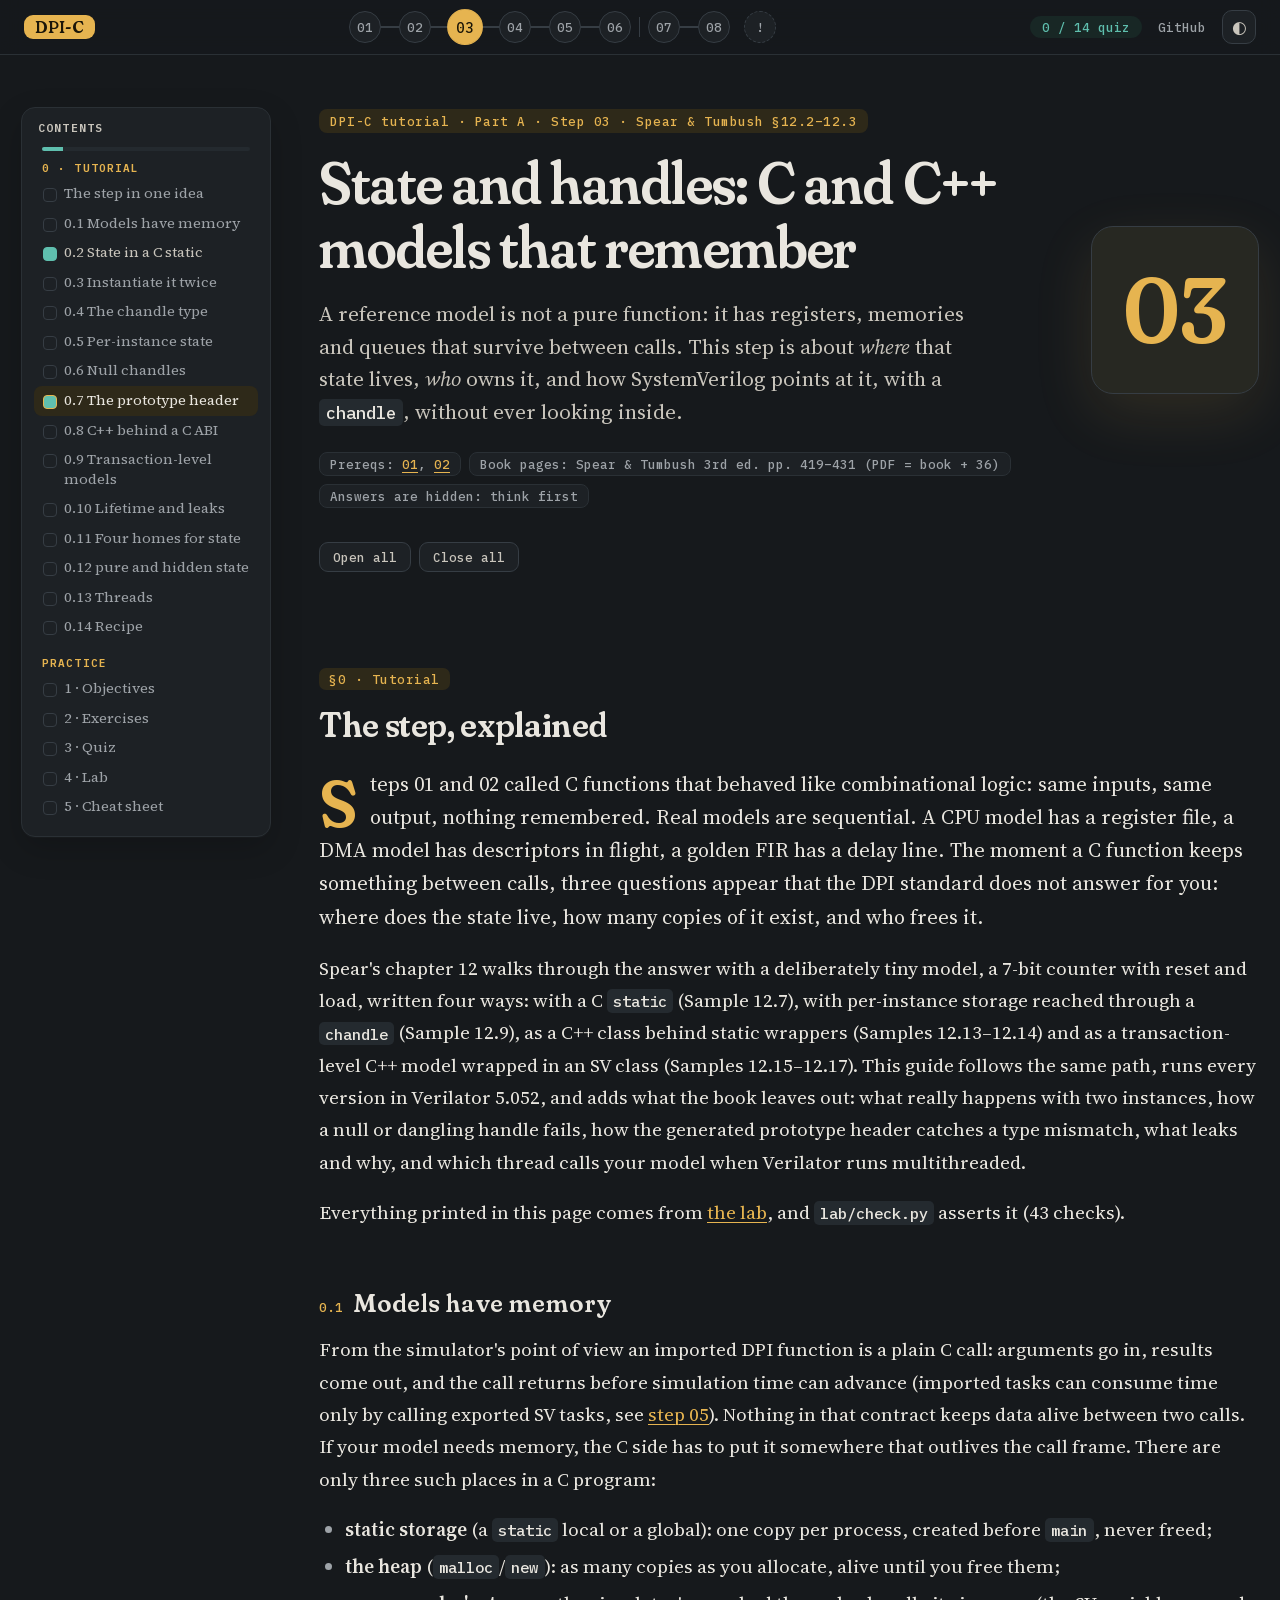
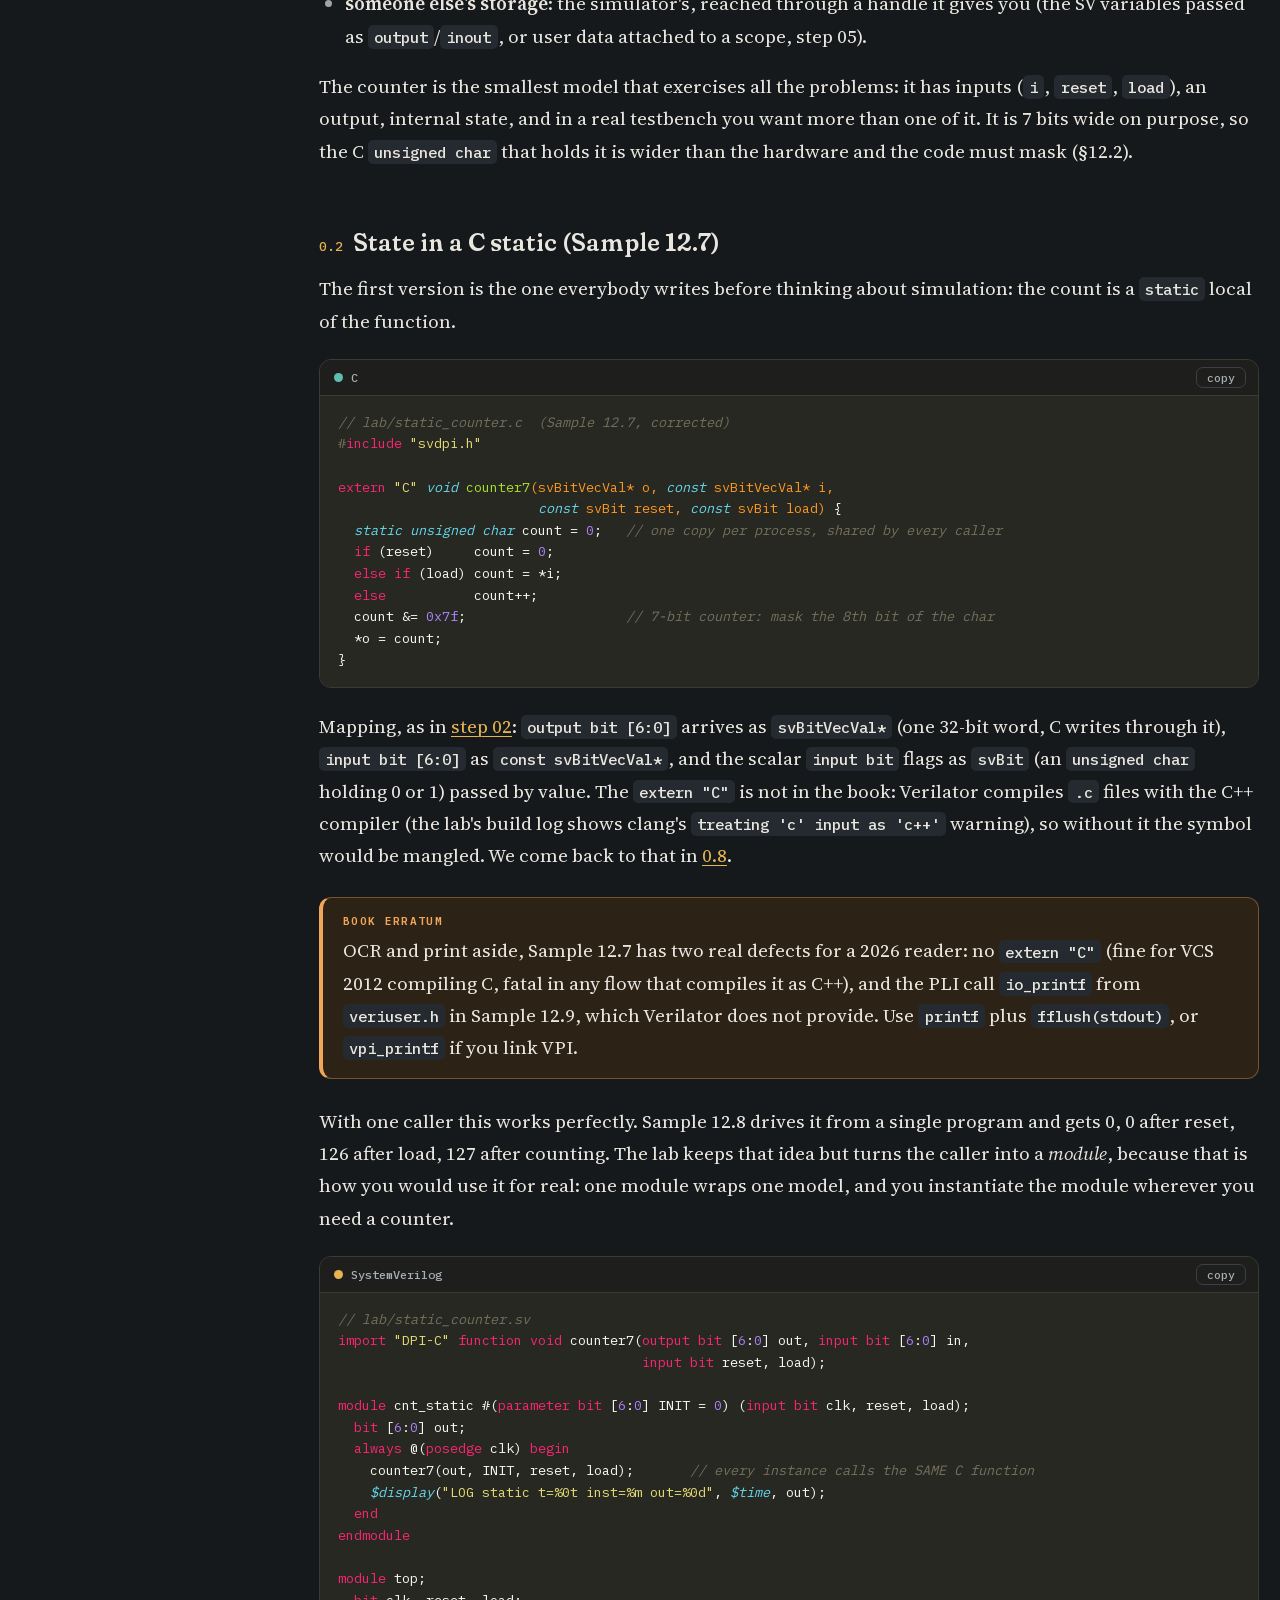
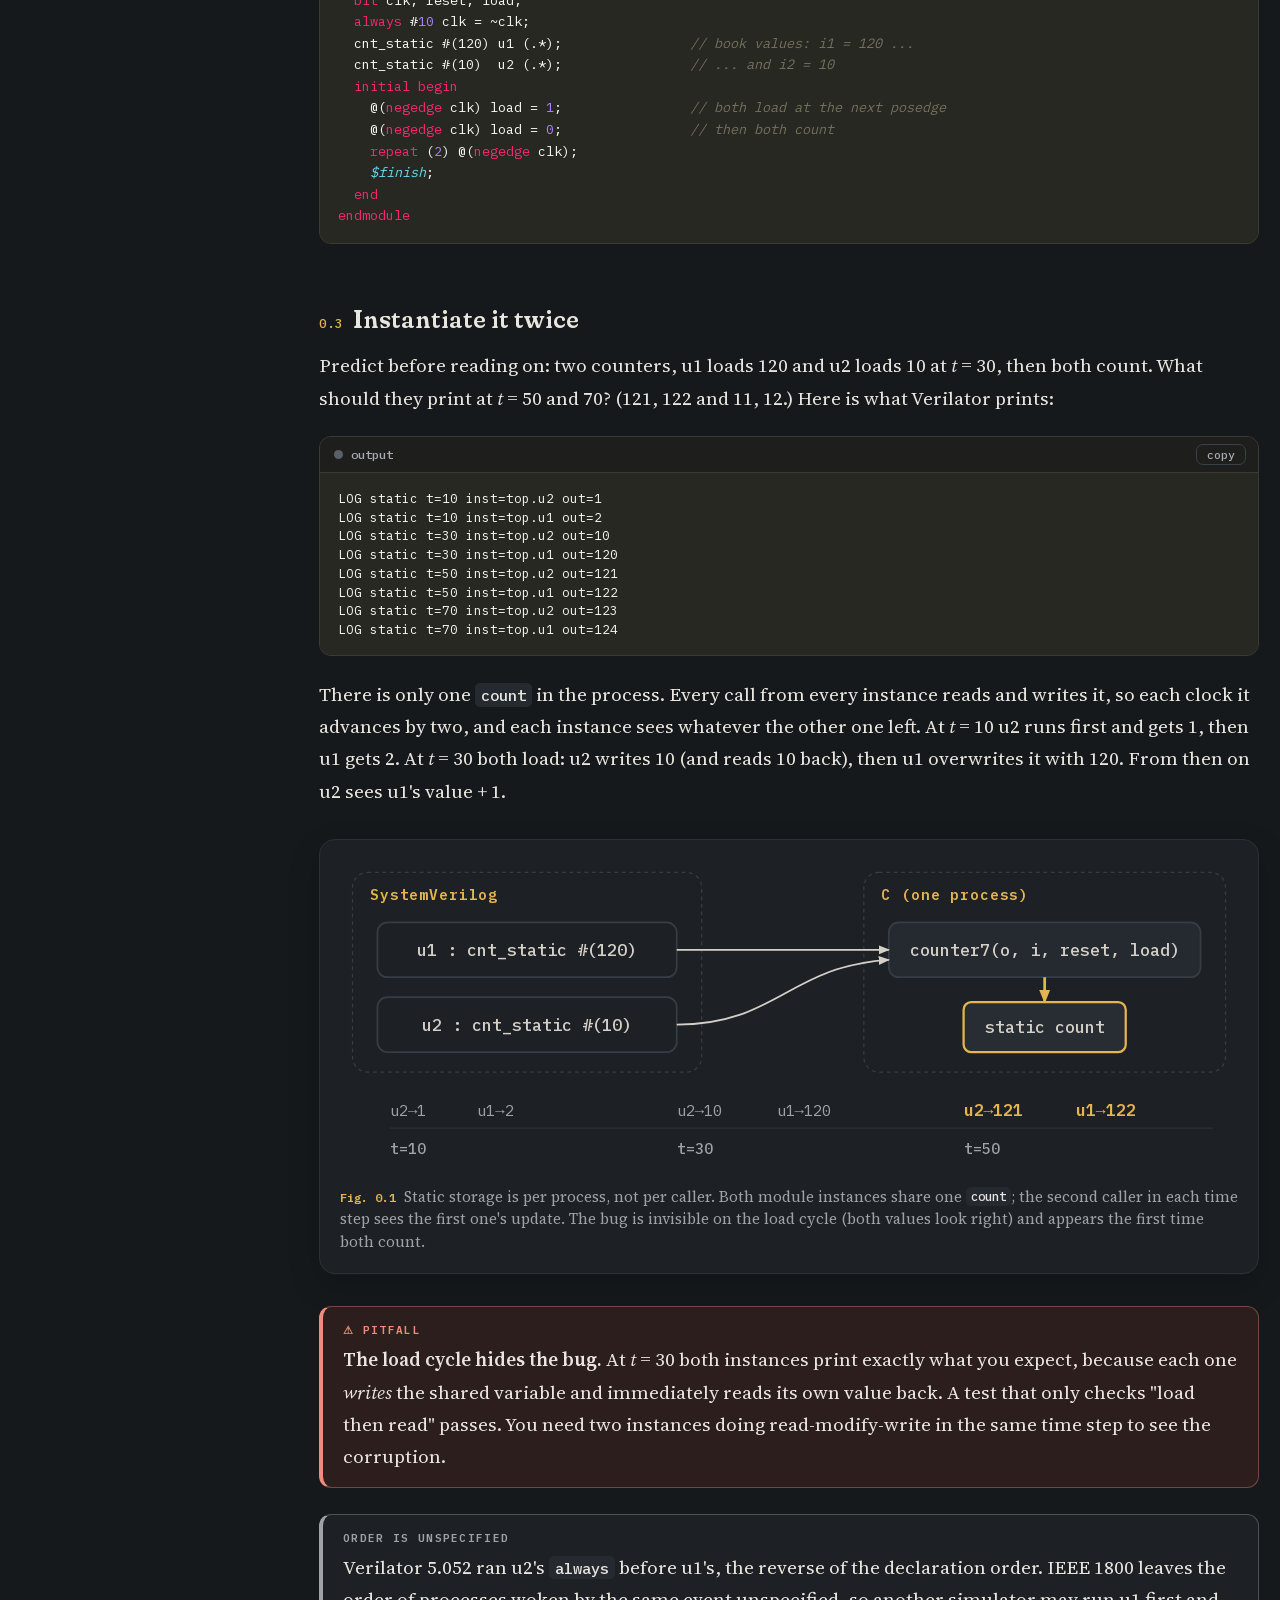
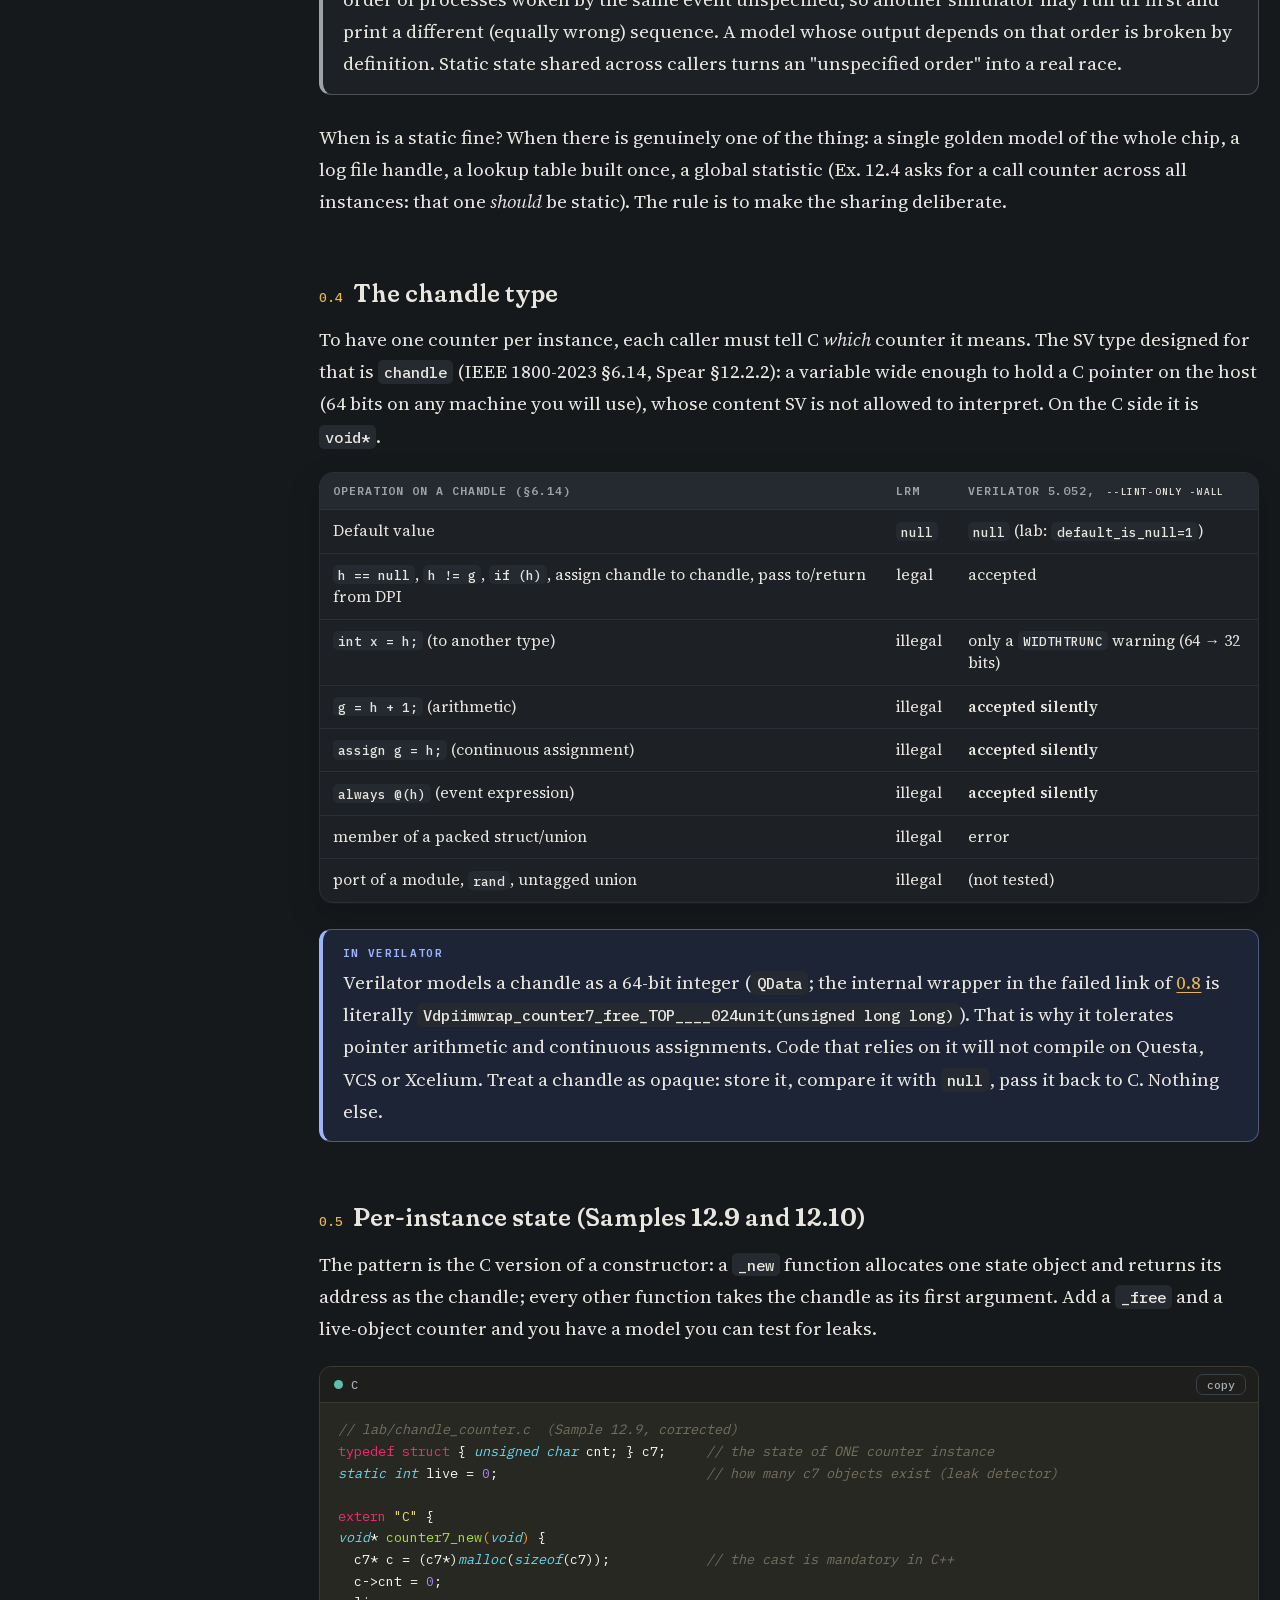
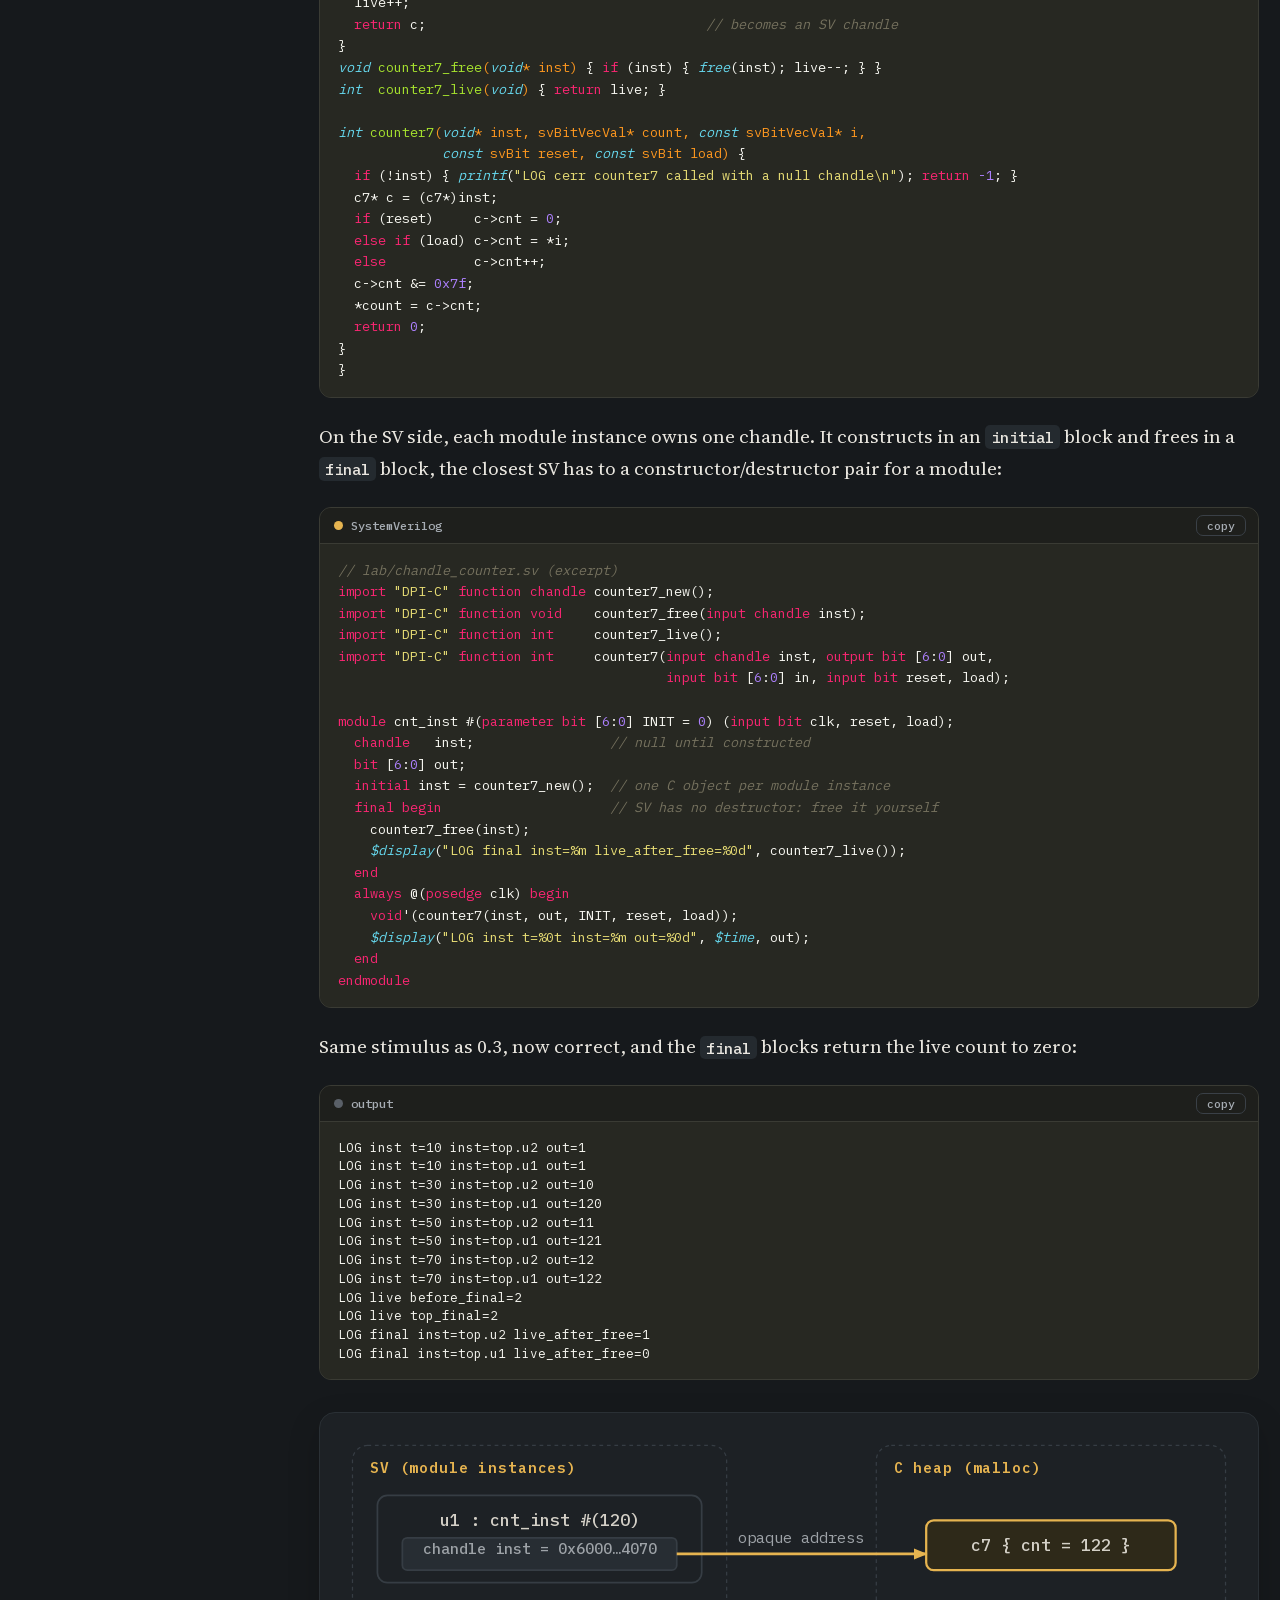
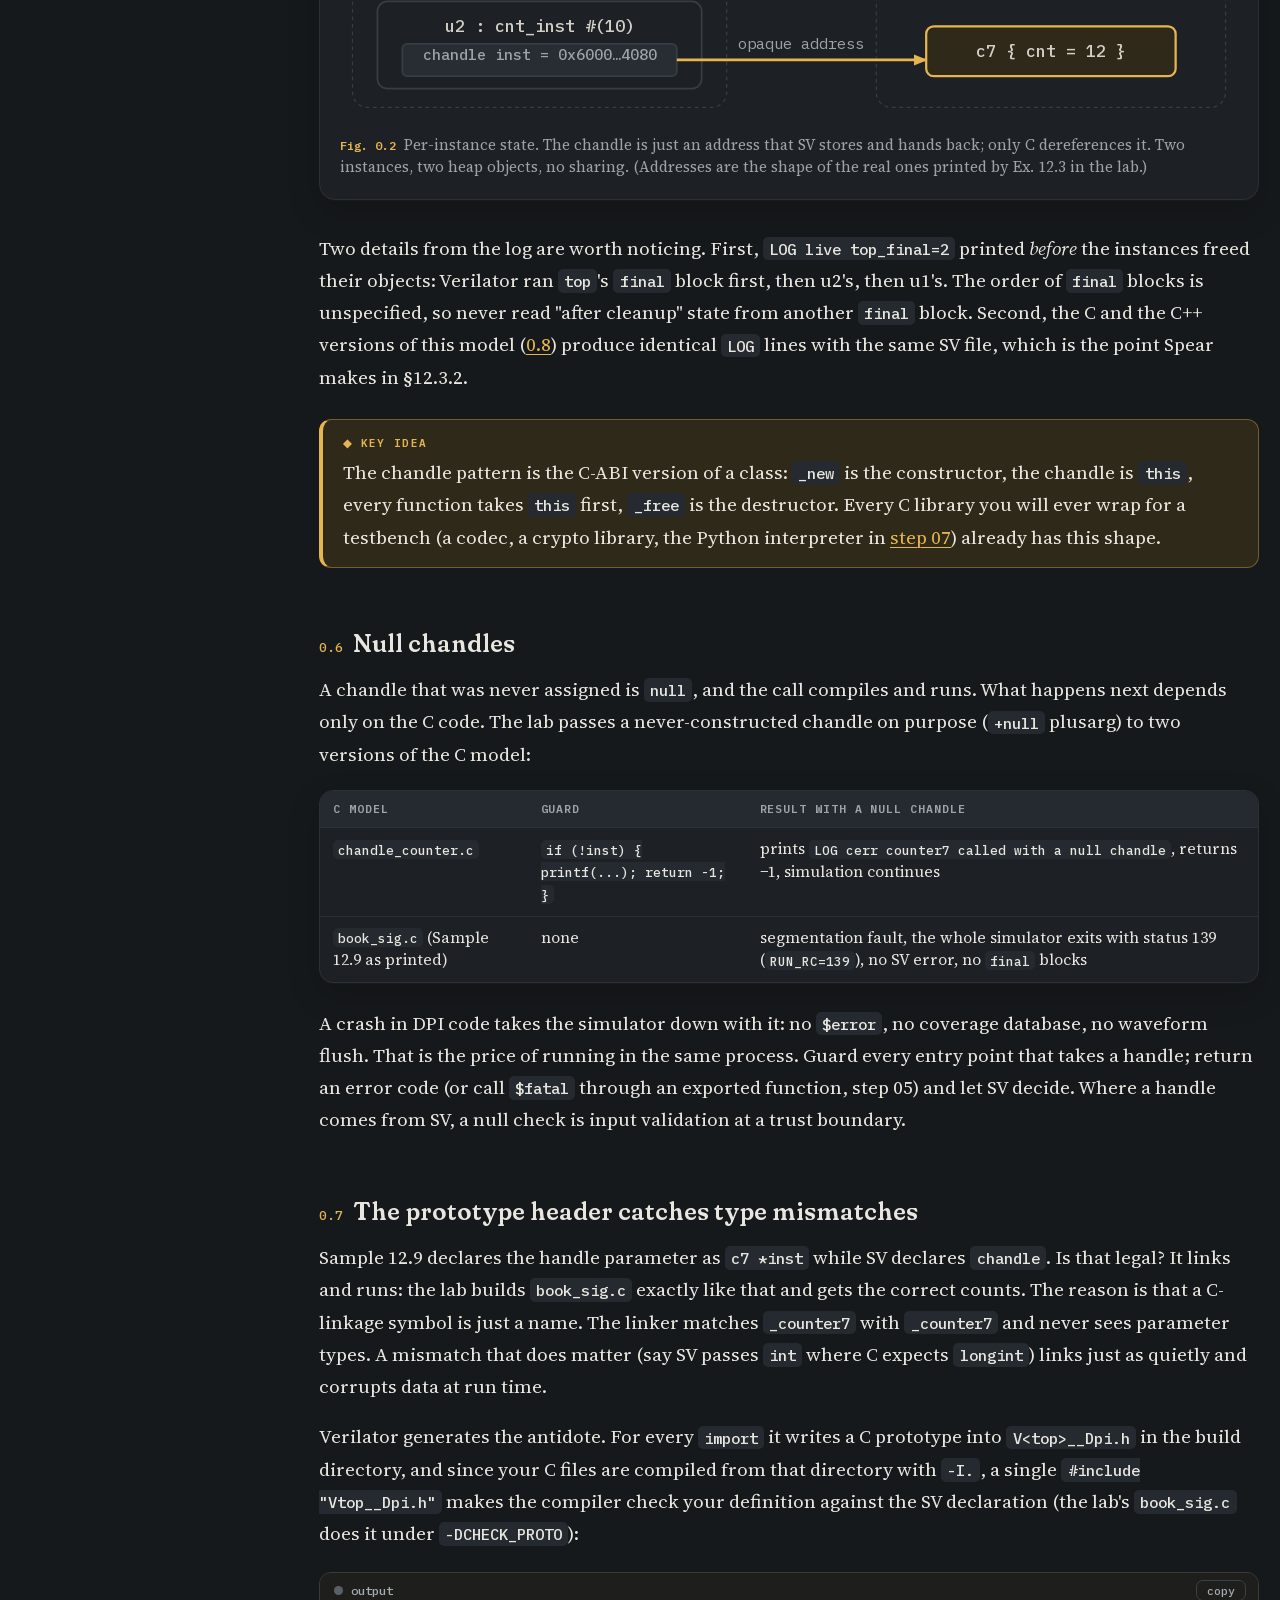
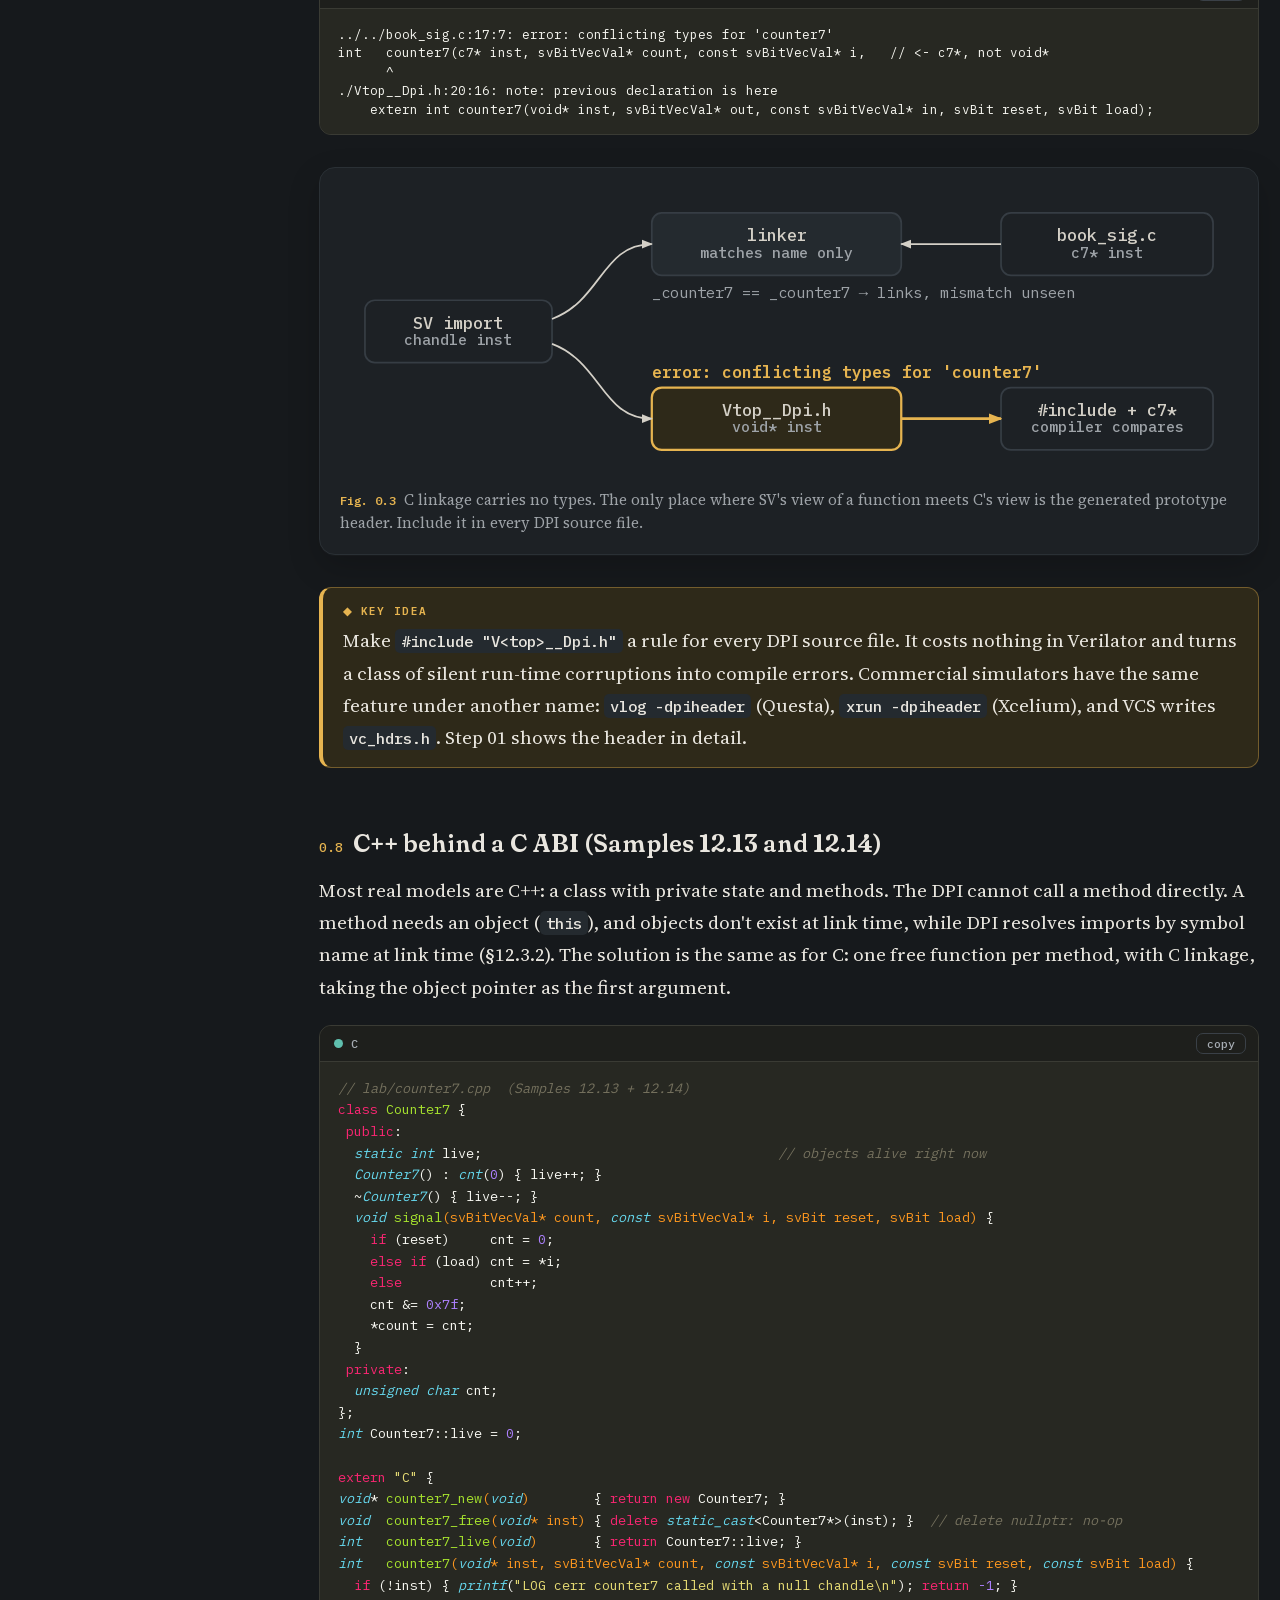
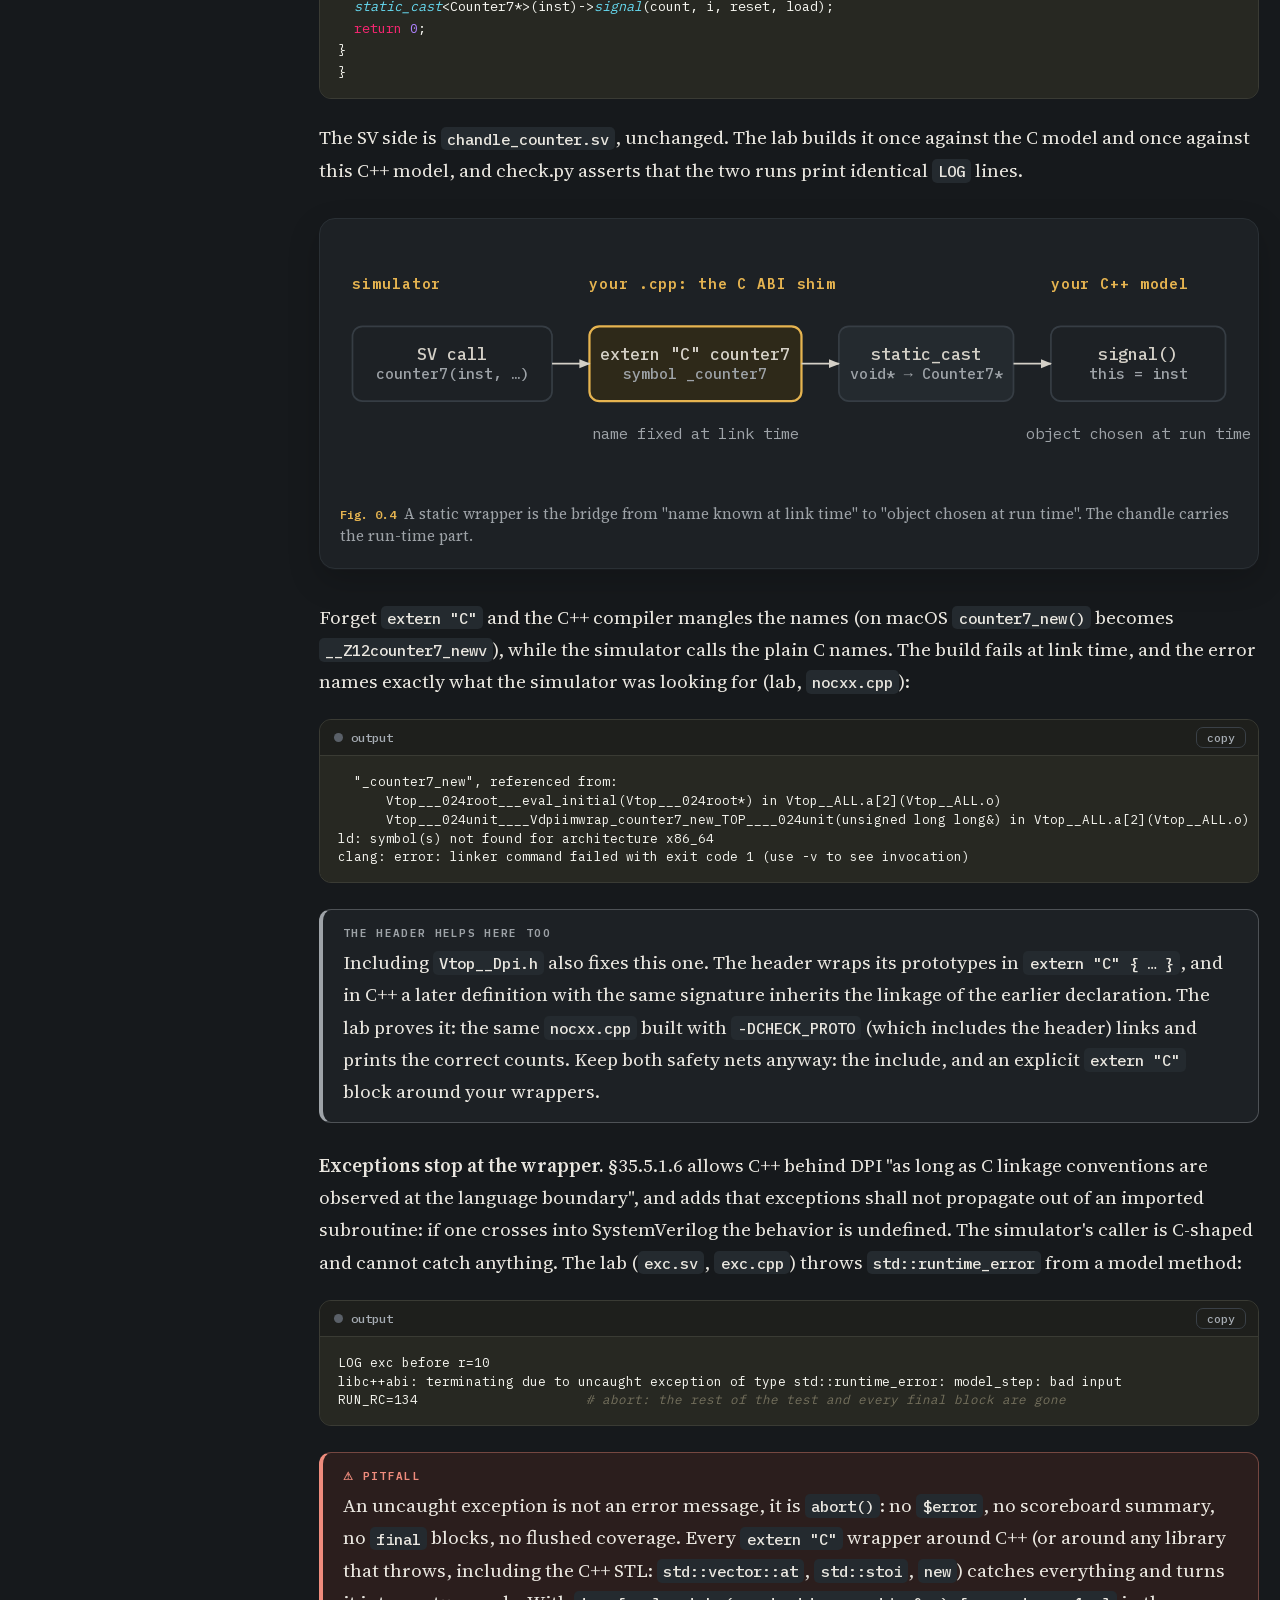
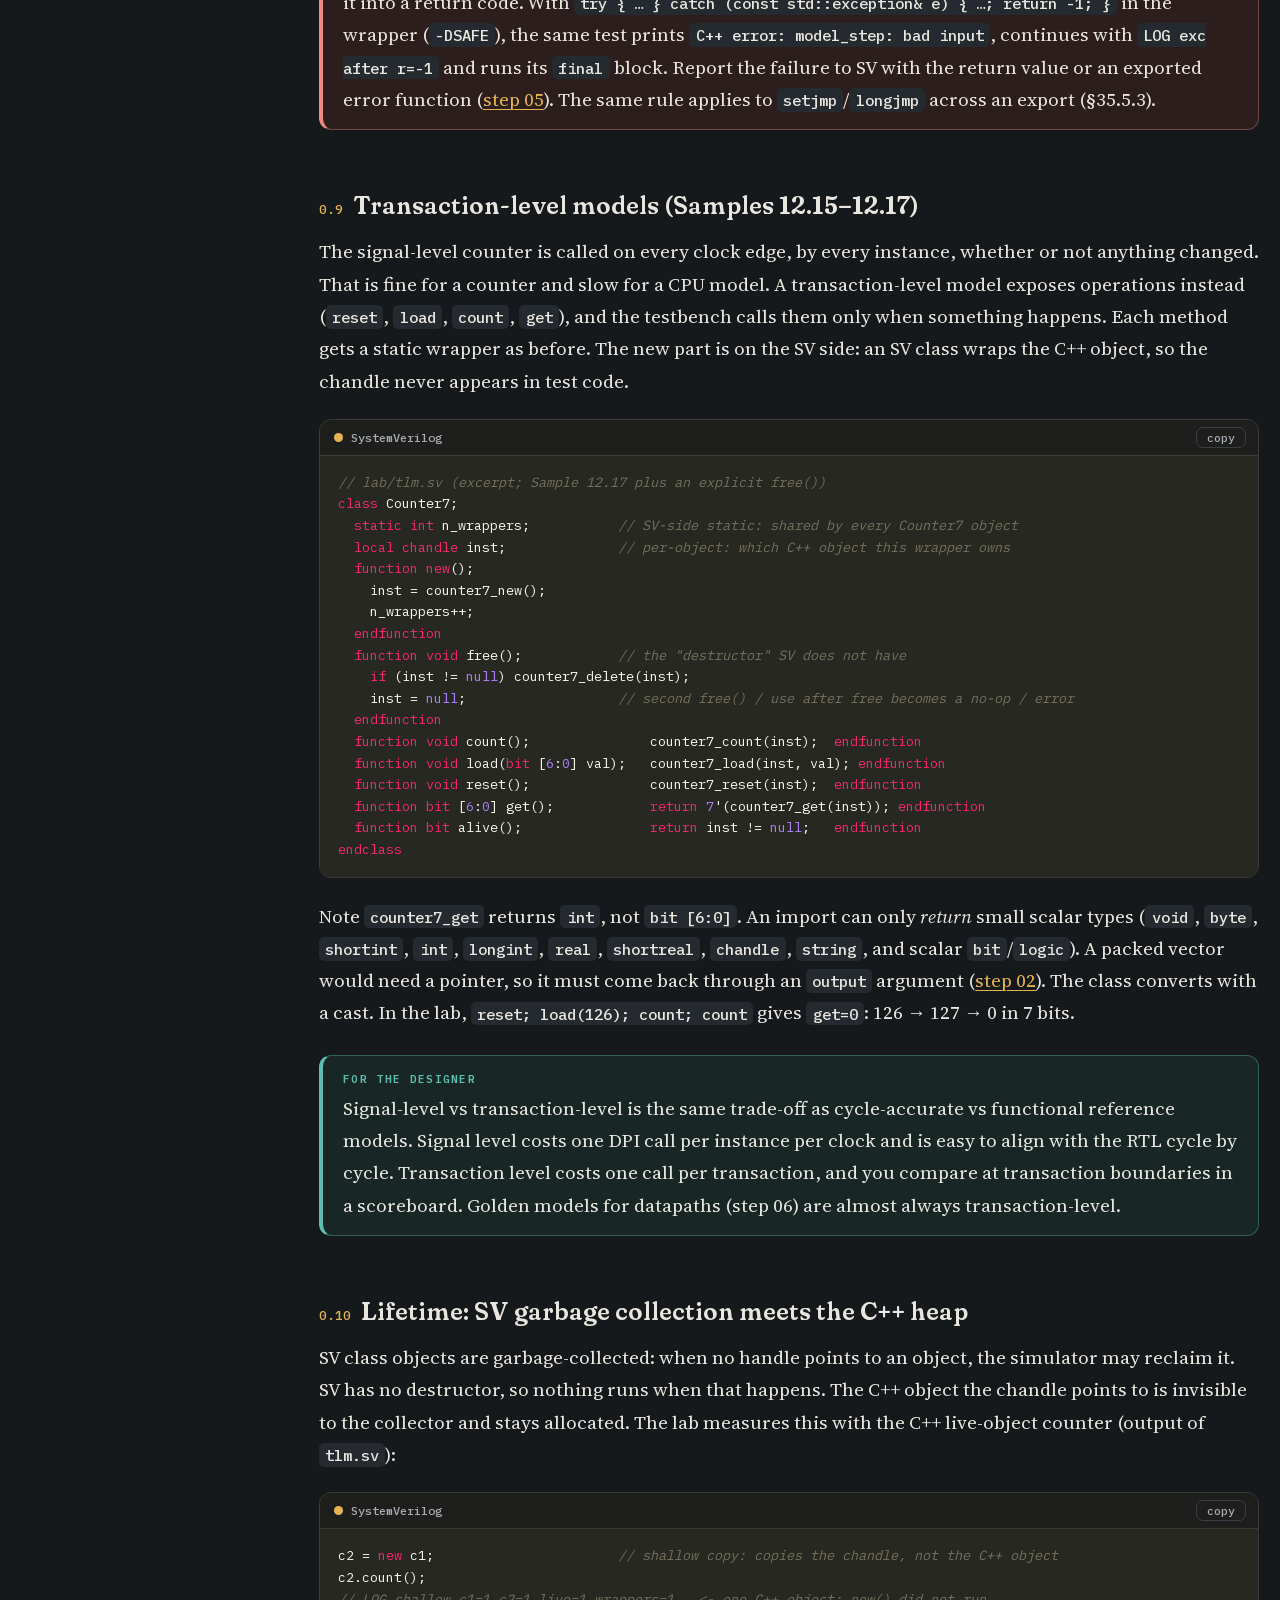
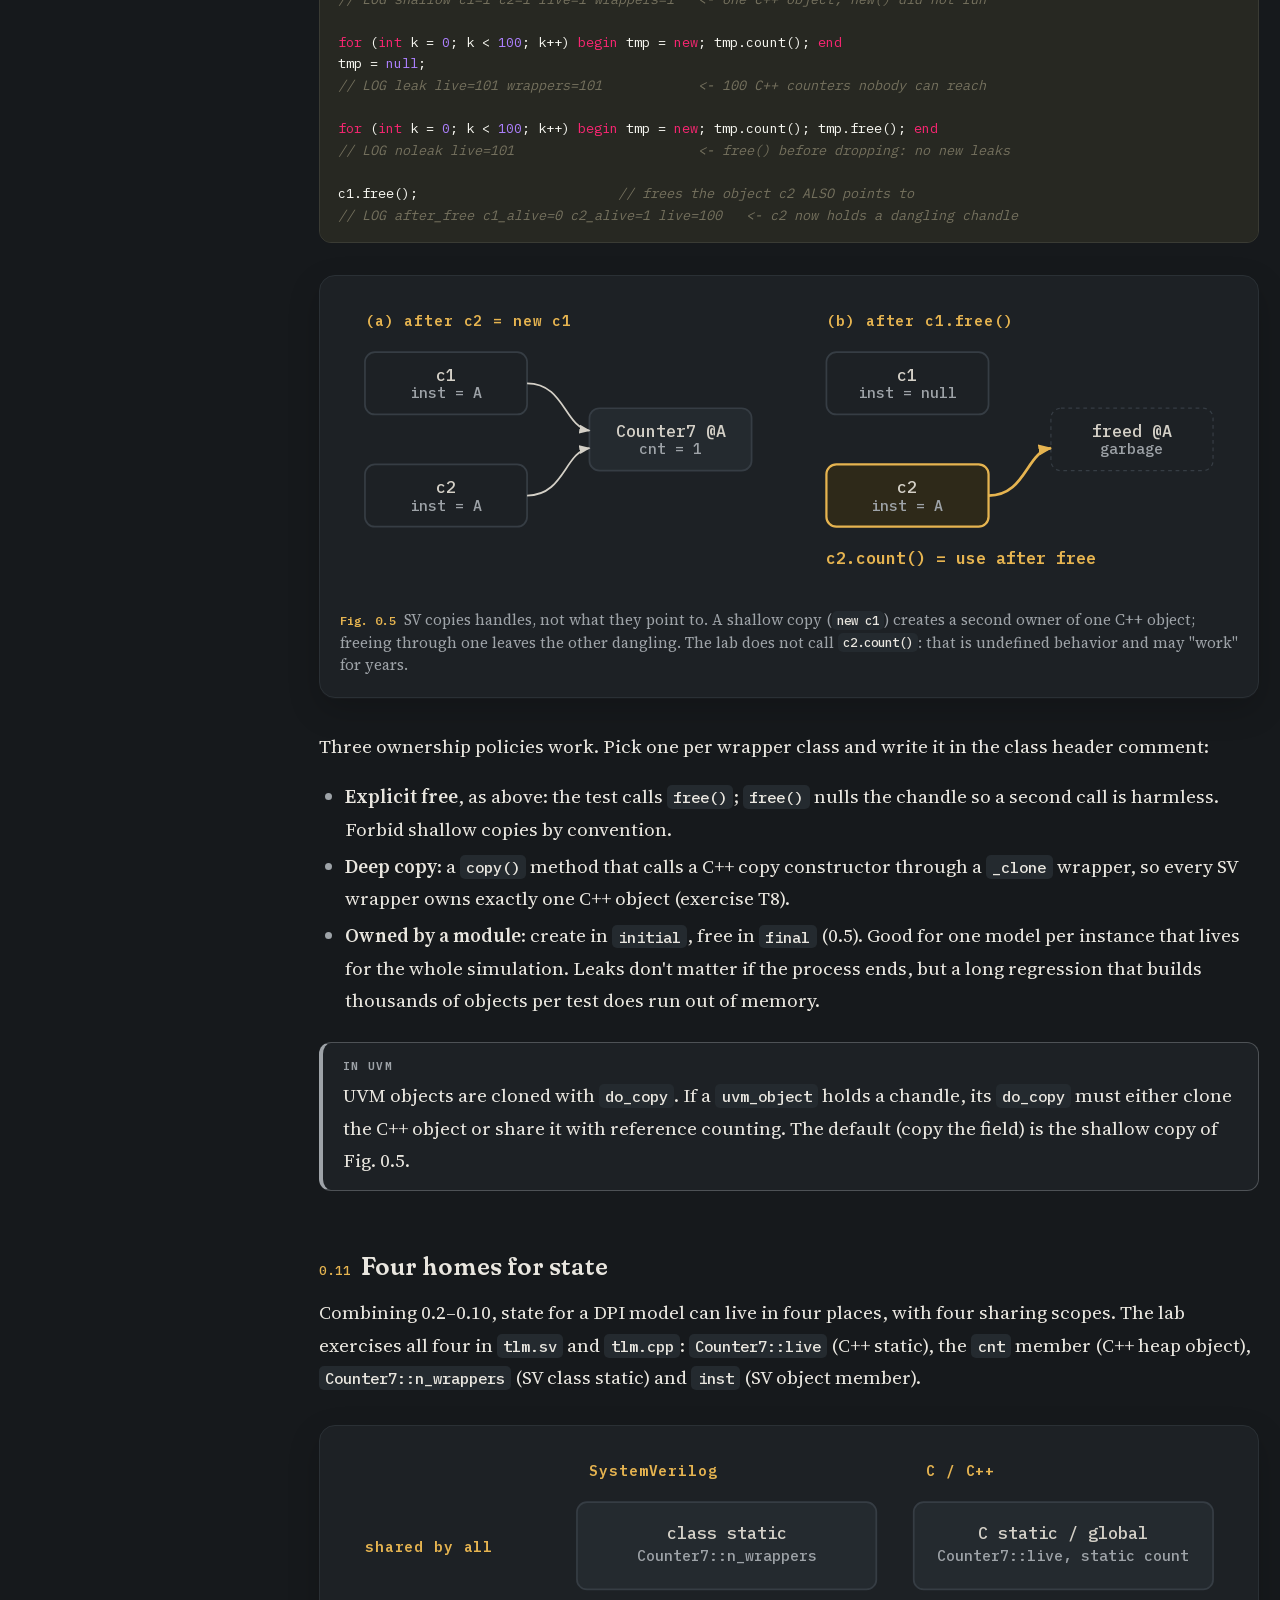
<file: tutorial/03_state_and_handles/guide.html>
<!doctype html>
<html lang="en">
<head>
<meta charset="utf-8">
<meta name="viewport" content="width=device-width, initial-scale=1">
<title>DPI-C 03: State and handles</title>
<link rel="stylesheet" href="../assets/katex/katex.min.css">
<link rel="stylesheet" href="../assets/guide.css">
<link rel="stylesheet" href="../assets/quiz.css">
<script defer src="../assets/katex/katex.min.js"></script>
<script defer src="../assets/katex/contrib/auto-render.min.js"></script>
<script defer src="../assets/quiz.js"></script>
<script>try{var t=localStorage.getItem('dpic-theme');if(t)document.documentElement.dataset.theme=t}catch(e){}</script>
<script defer src="../assets/guide.js"></script>
</head>
<body>
<svg class="dg-defs" aria-hidden="true" focusable="false"><defs>
  <marker id="ah" viewBox="0 0 10 10" refX="9" refY="5" markerWidth="9" markerHeight="9" markerUnits="userSpaceOnUse" orient="auto-start-reverse"><path class="ah" d="M0,1 L10,5 L0,9 z"/></marker>
  <marker id="ah-acc" viewBox="0 0 10 10" refX="9" refY="5" markerWidth="11" markerHeight="11" markerUnits="userSpaceOnUse" orient="auto-start-reverse"><path class="ah-acc" d="M0,1 L10,5 L0,9 z"/></marker>
  <marker id="ah-2" viewBox="0 0 10 10" refX="9" refY="5" markerWidth="9" markerHeight="9" markerUnits="userSpaceOnUse" orient="auto-start-reverse"><path class="ah-2" d="M0,1 L10,5 L0,9 z"/></marker>
</defs></svg>

<div class="page">
<details class="toc" id="toc"><summary>Contents</summary><nav><ol>
<li class="grp">0 · Tutorial</li>
<li><a href="#tutorial">The step in one idea</a></li>
<li><a href="#r-memory">0.1 Models have memory</a></li>
<li><a href="#r-static">0.2 State in a C static</a></li>
<li><a href="#r-twice">0.3 Instantiate it twice</a></li>
<li><a href="#r-chandle">0.4 The chandle type</a></li>
<li><a href="#r-instance">0.5 Per-instance state</a></li>
<li><a href="#r-null">0.6 Null chandles</a></li>
<li><a href="#r-proto">0.7 The prototype header</a></li>
<li><a href="#r-cpp">0.8 C++ behind a C ABI</a></li>
<li><a href="#r-tlm">0.9 Transaction-level models</a></li>
<li><a href="#r-life">0.10 Lifetime and leaks</a></li>
<li><a href="#r-homes">0.11 Four homes for state</a></li>
<li><a href="#r-pure">0.12 pure and hidden state</a></li>
<li><a href="#r-threads">0.13 Threads</a></li>
<li><a href="#r-recipe">0.14 Recipe</a></li>
<li class="grp">Practice</li>
<li><a href="#s1">1 · Objectives</a></li>
<li><a href="#s2">2 · Exercises</a></li>
<li><a href="#s3">3 · Quiz</a></li>
<li><a href="#s4">4 · Lab</a></li>
<li><a href="#s5">5 · Cheat sheet</a></li>
</ol></nav></details>

<main>
<p class="kicker">DPI-C tutorial · Part A · Step 03 · Spear &amp; Tumbush §12.2–12.3</p>
<h1>State and handles: C and C++ models that remember</h1>
<p class="deck">A reference model is not a pure function: it has registers, memories and queues that survive between calls. This step is about <em>where</em> that state lives, <em>who</em> owns it, and how SystemVerilog points at it, with a <code>chandle</code>, without ever looking inside.</p>
<p class="meta"><span>Prereqs: <a href="../01_first_call/guide.html">01</a>, <a href="../02_data_types/guide.html">02</a></span><span>Book pages: Spear &amp; Tumbush 3rd ed. pp. 419–431 (PDF = book + 36)</span><span>Answers are hidden: think first</span></p>
<div class="tools"><button onclick="setAll(true)">Open all</button><button onclick="setAll(false)">Close all</button></div>

<h2 id="tutorial"><span class="no">§0 · Tutorial</span>The step, explained</h2>
<p class="lead">Steps 01 and 02 called C functions that behaved like combinational logic: same inputs, same output, nothing remembered. Real models are sequential. A CPU model has a register file, a DMA model has descriptors in flight, a golden FIR has a delay line. The moment a C function keeps something between calls, three questions appear that the DPI standard does not answer for you: where does the state live, how many copies of it exist, and who frees it.</p>
<p>Spear's chapter 12 walks through the answer with a deliberately tiny model, a 7-bit counter with reset and load, written four ways: with a C <code>static</code> (Sample 12.7), with per-instance storage reached through a <code>chandle</code> (Sample 12.9), as a C++ class behind static wrappers (Samples 12.13–12.14) and as a transaction-level C++ model wrapped in an SV class (Samples 12.15–12.17). This guide follows the same path, runs every version in Verilator 5.052, and adds what the book leaves out: what really happens with two instances, how a null or dangling handle fails, how the generated prototype header catches a type mismatch, what leaks and why, and which thread calls your model when Verilator runs multithreaded.</p>
<p>Everything printed in this page comes from <a href="#s4">the lab</a>, and <code>lab/check.py</code> asserts it (43 checks).</p>

<!-- 0.1 -->
<h3 id="r-memory"><span class="no">0.1</span>Models have memory</h3>
<p>From the simulator's point of view an imported DPI function is a plain C call: arguments go in, results come out, and the call returns before simulation time can advance (imported tasks can consume time only by calling exported SV tasks, see <a href="../05_export_and_context/guide.html">step 05</a>). Nothing in that contract keeps data alive between two calls. If your model needs memory, the C side has to put it somewhere that outlives the call frame. There are only three such places in a C program:</p>
<ul>
<li><b>static storage</b> (a <code>static</code> local or a global): one copy per process, created before <code>main</code>, never freed;</li>
<li><b>the heap</b> (<code>malloc</code>/<code>new</code>): as many copies as you allocate, alive until you free them;</li>
<li><b>someone else's storage</b>: the simulator's, reached through a handle it gives you (the SV variables passed as <code>output</code>/<code>inout</code>, or user data attached to a scope, step 05).</li>
</ul>
<p>The counter is the smallest model that exercises all the problems: it has inputs (<code>i</code>, <code>reset</code>, <code>load</code>), an output, internal state, and in a real testbench you want more than one of it. It is 7 bits wide on purpose, so the C <code>unsigned char</code> that holds it is wider than the hardware and the code must mask (§12.2).</p>

<!-- 0.2 -->
<h3 id="r-static"><span class="no">0.2</span>State in a C static (Sample 12.7)</h3>
<p>The first version is the one everybody writes before thinking about simulation: the count is a <code>static</code> local of the function.</p>
<pre class="cc"><code><span class="c">// lab/static_counter.c  (Sample 12.7, corrected)</span>
<span class="k">#include</span> "svdpi.h"

<span class="k">extern</span> "C" <span class="k">void</span> counter7(svBitVecVal* o, <span class="k">const</span> svBitVecVal* i,
                         <span class="k">const</span> svBit reset, <span class="k">const</span> svBit load) {
  <span class="k">static</span> <span class="k">unsigned</span> <span class="k">char</span> count = 0;   <span class="c">// one copy per process, shared by every caller</span>
  <span class="k">if</span> (reset)     count = 0;
  <span class="k">else</span> <span class="k">if</span> (load) count = *i;
  <span class="k">else</span>           count++;
  count &amp;= 0x7f;                    <span class="c">// 7-bit counter: mask the 8th bit of the char</span>
  *o = count;
}</code></pre>
<p>Mapping, as in <a href="../02_data_types/guide.html">step 02</a>: <code>output bit [6:0]</code> arrives as <code>svBitVecVal*</code> (one 32-bit word, C writes through it), <code>input bit [6:0]</code> as <code>const svBitVecVal*</code>, and the scalar <code>input bit</code> flags as <code>svBit</code> (an <code>unsigned char</code> holding 0 or 1) passed by value. The <code>extern "C"</code> is not in the book: Verilator compiles <code>.c</code> files with the C++ compiler (the lab's build log shows clang's <code>treating 'c' input as 'c++'</code> warning), so without it the symbol would be mangled. We come back to that in <a href="#r-cpp">0.8</a>.</p>
<div class="callout errata"><p>OCR and print aside, Sample 12.7 has two real defects for a 2026 reader: no <code>extern "C"</code> (fine for VCS 2012 compiling C, fatal in any flow that compiles it as C++), and the PLI call <code>io_printf</code> from <code>veriuser.h</code> in Sample 12.9, which Verilator does not provide. Use <code>printf</code> plus <code>fflush(stdout)</code>, or <code>vpi_printf</code> if you link VPI.</p></div>
<p>With one caller this works perfectly. Sample 12.8 drives it from a single program and gets 0, 0 after reset, 126 after load, 127 after counting. The lab keeps that idea but turns the caller into a <em>module</em>, because that is how you would use it for real: one module wraps one model, and you instantiate the module wherever you need a counter.</p>
<pre class="sv"><code><span class="c">// lab/static_counter.sv</span>
<span class="k">import</span> "DPI-C" <span class="k">function</span> <span class="k">void</span> counter7(<span class="k">output</span> <span class="k">bit</span> [6:0] out, <span class="k">input</span> <span class="k">bit</span> [6:0] in,
                                      <span class="k">input</span> <span class="k">bit</span> reset, load);

<span class="k">module</span> cnt_static #(<span class="k">parameter</span> <span class="k">bit</span> [6:0] INIT = 0) (<span class="k">input</span> <span class="k">bit</span> clk, reset, load);
  <span class="k">bit</span> [6:0] out;
  <span class="k">always</span> @(posedge clk) <span class="k">begin</span>
    counter7(out, INIT, reset, load);       <span class="c">// every instance calls the SAME C function</span>
    $display("LOG <span class="k">static</span> t=%0t inst=%m out=%0d", $time, out);
  <span class="k">end</span>
<span class="k">endmodule</span>

<span class="k">module</span> top;
  <span class="k">bit</span> clk, reset, load;
  <span class="k">always</span> #10 clk = ~clk;
  cnt_static #(120) u1 (.*);                <span class="c">// book values: i1 = 120 ...</span>
  cnt_static #(10)  u2 (.*);                <span class="c">// ... and i2 = 10</span>
  <span class="k">initial</span> <span class="k">begin</span>
    @(negedge clk) load = 1;                <span class="c">// both load at the next posedge</span>
    @(negedge clk) load = 0;                <span class="c">// then both count</span>
    <span class="k">repeat</span> (2) @(negedge clk);
    $finish;
  <span class="k">end</span>
<span class="k">endmodule</span></code></pre>

<!-- 0.3 -->
<h3 id="r-twice"><span class="no">0.3</span>Instantiate it twice</h3>
<p>Predict before reading on: two counters, u1 loads 120 and u2 loads 10 at <i>t</i> = 30, then both count. What should they print at <i>t</i> = 50 and 70? (121, 122 and 11, 12.) Here is what Verilator prints:</p>
<pre class="out"><code>LOG static t=10 inst=top.u2 out=1
LOG static t=10 inst=top.u1 out=2
LOG static t=30 inst=top.u2 out=10
LOG static t=30 inst=top.u1 out=120
LOG static t=50 inst=top.u2 out=121
LOG static t=50 inst=top.u1 out=122
LOG static t=70 inst=top.u2 out=123
LOG static t=70 inst=top.u1 out=124</code></pre>
<p>There is only one <code>count</code> in the process. Every call from every instance reads and writes it, so each clock it advances by two, and each instance sees whatever the other one left. At <i>t</i> = 10 u2 runs first and gets 1, then u1 gets 2. At <i>t</i> = 30 both load: u2 writes 10 (and reads 10 back), then u1 overwrites it with 120. From then on u2 sees u1's value + 1.</p>

<figure class="fig">
<svg class="dg" viewBox="0 0 720 250" role="img" aria-label="Two module instances, u1 and u2, each with an always block that calls counter7. Both calls land on the same C function, which reads and writes one static variable count in the process's data segment. A timeline below shows count going 0, 1, 2 at t=10, then 10 and 120 at t=30, then 121 and 122 at t=50.">
<rect class="ghost" x="10" y="10" width="280" height="160" rx="12"/><text class="ttl" x="24" y="32">SystemVerilog</text>
<rect class="box" x="30" y="50" width="240" height="44" rx="8"/><text class="lbl" x="150" y="72">u1 : cnt_static #(120)</text>
<rect class="box" x="30" y="110" width="240" height="44" rx="8"/><text class="lbl" x="150" y="132">u2 : cnt_static #(10)</text>
<rect class="ghost" x="420" y="10" width="290" height="160" rx="12"/><text class="ttl" x="434" y="32">C (one process)</text>
<rect class="box soft" x="440" y="50" width="250" height="44" rx="8"/><text class="lbl" x="565" y="72">counter7(o, i, reset, load)</text>
<rect class="reg hot" x="500" y="114" width="130" height="40" rx="6"/><text class="lbl" x="565" y="134">static count</text>
<path class="e" d="M270,72 H440" marker-end="url(#ah)"/>
<path class="e" d="M270,132 C350,132 360,85 440,80" marker-end="url(#ah)"/>
<path class="e hot" d="M565,94 V114" marker-end="url(#ah-acc)"/>
<line class="grid" x1="40" y1="215" x2="700" y2="215"/>
<text class="t" x="40" y="236">t=10</text><text class="t" x="270" y="236">t=30</text><text class="t" x="500" y="236">t=50</text>
<text class="note" x="40" y="205">u2→1</text><text class="note" x="110" y="205">u1→2</text>
<text class="note" x="270" y="205">u2→10</text><text class="note" x="350" y="205">u1→120</text>
<text class="hotx" x="500" y="205">u2→121</text><text class="hotx" x="590" y="205">u1→122</text>
</svg>
<figcaption><b>Fig. 0.1</b>Static storage is per process, not per caller. Both module instances share one <code>count</code>; the second caller in each time step sees the first one's update. The bug is invisible on the load cycle (both values look right) and appears the first time both count.</figcaption>
</figure>

<div class="callout trap"><p><b>The load cycle hides the bug.</b> At <i>t</i> = 30 both instances print exactly what you expect, because each one <em>writes</em> the shared variable and immediately reads its own value back. A test that only checks "load then read" passes. You need two instances doing read-modify-write in the same time step to see the corruption.</p></div>
<div class="callout note" style="--c-label:'Order is unspecified'"><p>Verilator 5.052 ran u2's <code>always</code> before u1's, the reverse of the declaration order. IEEE 1800 leaves the order of processes woken by the same event unspecified, so another simulator may run u1 first and print a different (equally wrong) sequence. A model whose output depends on that order is broken by definition. Static state shared across callers turns an "unspecified order" into a real race.</p></div>
<p>When is a static fine? When there is genuinely one of the thing: a single golden model of the whole chip, a log file handle, a lookup table built once, a global statistic (Ex. 12.4 asks for a call counter across all instances: that one <em>should</em> be static). The rule is to make the sharing deliberate.</p>

<!-- 0.4 -->
<h3 id="r-chandle"><span class="no">0.4</span>The chandle type</h3>
<p>To have one counter per instance, each caller must tell C <em>which</em> counter it means. The SV type designed for that is <code>chandle</code> (IEEE 1800-2023 §6.14, Spear §12.2.2): a variable wide enough to hold a C pointer on the host (64 bits on any machine you will use), whose content SV is not allowed to interpret. On the C side it is <code>void*</code>.</p>
<div class="tbl"><table>
<tr><th>Operation on a chandle (§6.14)</th><th>LRM</th><th>Verilator 5.052, <code>--lint-only -Wall</code></th></tr>
<tr><td>Default value</td><td><code>null</code></td><td><code>null</code> (lab: <code>default_is_null=1</code>)</td></tr>
<tr><td><code>h == null</code>, <code>h != g</code>, <code>if (h)</code>, assign chandle to chandle, pass to/return from DPI</td><td>legal</td><td>accepted</td></tr>
<tr><td><code>int x = h;</code> (to another type)</td><td>illegal</td><td>only a <code>WIDTHTRUNC</code> warning (64 → 32 bits)</td></tr>
<tr><td><code>g = h + 1;</code> (arithmetic)</td><td>illegal</td><td><b>accepted silently</b></td></tr>
<tr><td><code>assign g = h;</code> (continuous assignment)</td><td>illegal</td><td><b>accepted silently</b></td></tr>
<tr><td><code>always @(h)</code> (event expression)</td><td>illegal</td><td><b>accepted silently</b></td></tr>
<tr><td>member of a packed struct/union</td><td>illegal</td><td>error</td></tr>
<tr><td>port of a module, <code>rand</code>, untagged union</td><td>illegal</td><td>(not tested)</td></tr>
</table></div>
<div class="callout asic" style="--c-label:'In Verilator'"><p>Verilator models a chandle as a 64-bit integer (<code>QData</code>; the internal wrapper in the failed link of <a href="#r-cpp">0.8</a> is literally <code>Vdpiimwrap_counter7_free_TOP____024unit(unsigned long long)</code>). That is why it tolerates pointer arithmetic and continuous assignments. Code that relies on it will not compile on Questa, VCS or Xcelium. Treat a chandle as opaque: store it, compare it with <code>null</code>, pass it back to C. Nothing else.</p></div>

<!-- 0.5 -->
<h3 id="r-instance"><span class="no">0.5</span>Per-instance state (Samples 12.9 and 12.10)</h3>
<p>The pattern is the C version of a constructor: a <code>_new</code> function allocates one state object and returns its address as the chandle; every other function takes the chandle as its first argument. Add a <code>_free</code> and a live-object counter and you have a model you can test for leaks.</p>
<pre class="cc"><code><span class="c">// lab/chandle_counter.c  (Sample 12.9, corrected)</span>
<span class="k">typedef</span> <span class="k">struct</span> { <span class="k">unsigned</span> <span class="k">char</span> cnt; } c7;     <span class="c">// the state of ONE counter instance</span>
<span class="k">static</span> <span class="k">int</span> live = 0;                          <span class="c">// how many c7 objects exist (leak detector)</span>

<span class="k">extern</span> "C" {
<span class="k">void</span>* counter7_new(<span class="k">void</span>) {
  c7* c = (c7*)malloc(<span class="k">sizeof</span>(c7));            <span class="c">// the cast is mandatory in C++</span>
  c-&gt;cnt = 0;
  live++;
  <span class="k">return</span> c;                                   <span class="c">// becomes an SV chandle</span>
}
<span class="k">void</span> counter7_free(<span class="k">void</span>* inst) { <span class="k">if</span> (inst) { free(inst); live--; } }
<span class="k">int</span>  counter7_live(<span class="k">void</span>) { <span class="k">return</span> live; }

<span class="k">int</span> counter7(<span class="k">void</span>* inst, svBitVecVal* count, <span class="k">const</span> svBitVecVal* i,
             <span class="k">const</span> svBit reset, <span class="k">const</span> svBit load) {
  <span class="k">if</span> (!inst) { printf("LOG cerr counter7 called with a <span class="k">null</span> <span class="k">chandle</span>\n"); <span class="k">return</span> -1; }
  c7* c = (c7*)inst;
  <span class="k">if</span> (reset)     c-&gt;cnt = 0;
  <span class="k">else</span> <span class="k">if</span> (load) c-&gt;cnt = *i;
  <span class="k">else</span>           c-&gt;cnt++;
  c-&gt;cnt &amp;= 0x7f;
  *count = c-&gt;cnt;
  <span class="k">return</span> 0;
}
}</code></pre>
<p>On the SV side, each module instance owns one chandle. It constructs in an <code>initial</code> block and frees in a <code>final</code> block, the closest SV has to a constructor/destructor pair for a module:</p>
<pre class="sv"><code><span class="c">// lab/chandle_counter.sv (excerpt)</span>
<span class="k">import</span> "DPI-C" <span class="k">function</span> <span class="k">chandle</span> counter7_new();
<span class="k">import</span> "DPI-C" <span class="k">function</span> <span class="k">void</span>    counter7_free(<span class="k">input</span> <span class="k">chandle</span> inst);
<span class="k">import</span> "DPI-C" <span class="k">function</span> <span class="k">int</span>     counter7_live();
<span class="k">import</span> "DPI-C" <span class="k">function</span> <span class="k">int</span>     counter7(<span class="k">input</span> <span class="k">chandle</span> inst, <span class="k">output</span> <span class="k">bit</span> [6:0] out,
                                         <span class="k">input</span> <span class="k">bit</span> [6:0] in, <span class="k">input</span> <span class="k">bit</span> reset, load);

<span class="k">module</span> cnt_inst #(<span class="k">parameter</span> <span class="k">bit</span> [6:0] INIT = 0) (<span class="k">input</span> <span class="k">bit</span> clk, reset, load);
  <span class="k">chandle</span>   inst;                 <span class="c">// null until constructed</span>
  <span class="k">bit</span> [6:0] out;
  <span class="k">initial</span> inst = counter7_new();  <span class="c">// one C object per module instance</span>
  <span class="k">final</span> <span class="k">begin</span>                     <span class="c">// SV has no destructor: free it yourself</span>
    counter7_free(inst);
    $display("LOG <span class="k">final</span> inst=%m live_after_free=%0d", counter7_live());
  <span class="k">end</span>
  <span class="k">always</span> @(posedge clk) <span class="k">begin</span>
    <span class="k">void</span>'(counter7(inst, out, INIT, reset, load));
    $display("LOG inst t=%0t inst=%m out=%0d", $time, out);
  <span class="k">end</span>
<span class="k">endmodule</span></code></pre>
<p>Same stimulus as 0.3, now correct, and the <code>final</code> blocks return the live count to zero:</p>
<pre class="out"><code>LOG inst t=10 inst=top.u2 out=1
LOG inst t=10 inst=top.u1 out=1
LOG inst t=30 inst=top.u2 out=10
LOG inst t=30 inst=top.u1 out=120
LOG inst t=50 inst=top.u2 out=11
LOG inst t=50 inst=top.u1 out=121
LOG inst t=70 inst=top.u2 out=12
LOG inst t=70 inst=top.u1 out=122
LOG live before_final=2
LOG live top_final=2
LOG final inst=top.u2 live_after_free=1
LOG final inst=top.u1 live_after_free=0</code></pre>

<figure class="fig">
<svg class="dg" viewBox="0 0 720 230" role="img" aria-label="Each module instance u1 and u2 holds a chandle variable inst. Each chandle holds an address on the C heap: u1's points to a c7 struct with cnt 122, u2's points to a different c7 struct with cnt 12. The SV side never dereferences the address; only C code does.">
<rect class="ghost" x="10" y="10" width="300" height="210" rx="12"/><text class="ttl" x="24" y="32">SV (module instances)</text>
<rect class="box" x="30" y="50" width="260" height="70" rx="8"/><text class="lbl" x="160" y="70">u1 : cnt_inst #(120)</text>
<rect class="reg" x="50" y="84" width="220" height="26" rx="4"/><text class="t mid" x="160" y="97">chandle inst = 0x6000…4070</text>
<rect class="box" x="30" y="135" width="260" height="70" rx="8"/><text class="lbl" x="160" y="155">u2 : cnt_inst #(10)</text>
<rect class="reg" x="50" y="169" width="220" height="26" rx="4"/><text class="t mid" x="160" y="182">chandle inst = 0x6000…4080</text>
<rect class="ghost" x="430" y="10" width="280" height="210" rx="12"/><text class="ttl" x="444" y="32">C heap (malloc)</text>
<rect class="box hot" x="470" y="70" width="200" height="40" rx="6"/><text class="lbl" x="570" y="90">c7 { cnt = 122 }</text>
<rect class="box hot" x="470" y="155" width="200" height="40" rx="6"/><text class="lbl" x="570" y="175">c7 { cnt = 12 }</text>
<path class="e hot" d="M270,97 H470" marker-end="url(#ah-acc)"/>
<path class="e hot" d="M270,182 H470" marker-end="url(#ah-acc)"/>
<text class="note mid" x="370" y="88">opaque address</text><text class="note mid" x="370" y="173">opaque address</text>
</svg>
<figcaption><b>Fig. 0.2</b>Per-instance state. The chandle is just an address that SV stores and hands back; only C dereferences it. Two instances, two heap objects, no sharing. (Addresses are the shape of the real ones printed by Ex. 12.3 in the lab.)</figcaption>
</figure>

<p>Two details from the log are worth noticing. First, <code>LOG live top_final=2</code> printed <em>before</em> the instances freed their objects: Verilator ran <code>top</code>'s <code>final</code> block first, then u2's, then u1's. The order of <code>final</code> blocks is unspecified, so never read "after cleanup" state from another <code>final</code> block. Second, the C and the C++ versions of this model (<a href="#r-cpp">0.8</a>) produce identical <code>LOG</code> lines with the same SV file, which is the point Spear makes in §12.3.2.</p>
<div class="callout hv"><p>The chandle pattern is the C-ABI version of a class: <code>_new</code> is the constructor, the chandle is <code>this</code>, every function takes <code>this</code> first, <code>_free</code> is the destructor. Every C library you will ever wrap for a testbench (a codec, a crypto library, the Python interpreter in <a href="../07_embedding_python/guide.html">step 07</a>) already has this shape.</p></div>

<!-- 0.6 -->
<h3 id="r-null"><span class="no">0.6</span>Null chandles</h3>
<p>A chandle that was never assigned is <code>null</code>, and the call compiles and runs. What happens next depends only on the C code. The lab passes a never-constructed chandle on purpose (<code>+null</code> plusarg) to two versions of the C model:</p>
<div class="tbl"><table>
<tr><th>C model</th><th>Guard</th><th>Result with a null chandle</th></tr>
<tr><td><code>chandle_counter.c</code></td><td><code>if (!inst) { printf(...); return -1; }</code></td><td>prints <code>LOG cerr counter7 called with a null chandle</code>, returns −1, simulation continues</td></tr>
<tr><td><code>book_sig.c</code> (Sample 12.9 as printed)</td><td>none</td><td>segmentation fault, the whole simulator exits with status 139 (<code>RUN_RC=139</code>), no SV error, no <code>final</code> blocks</td></tr>
</table></div>
<p>A crash in DPI code takes the simulator down with it: no <code>$error</code>, no coverage database, no waveform flush. That is the price of running in the same process. Guard every entry point that takes a handle; return an error code (or call <code>$fatal</code> through an exported function, step 05) and let SV decide. Where a handle comes from SV, a null check is input validation at a trust boundary.</p>

<!-- 0.7 -->
<h3 id="r-proto"><span class="no">0.7</span>The prototype header catches type mismatches</h3>
<p>Sample 12.9 declares the handle parameter as <code>c7 *inst</code> while SV declares <code>chandle</code>. Is that legal? It links and runs: the lab builds <code>book_sig.c</code> exactly like that and gets the correct counts. The reason is that a C-linkage symbol is just a name. The linker matches <code>_counter7</code> with <code>_counter7</code> and never sees parameter types. A mismatch that does matter (say SV passes <code>int</code> where C expects <code>longint</code>) links just as quietly and corrupts data at run time.</p>
<p>Verilator generates the antidote. For every <code>import</code> it writes a C prototype into <code>V&lt;top&gt;__Dpi.h</code> in the build directory, and since your C files are compiled from that directory with <code>-I.</code>, a single <code>#include "Vtop__Dpi.h"</code> makes the compiler check your definition against the SV declaration (the lab's <code>book_sig.c</code> does it under <code>-DCHECK_PROTO</code>):</p>
<pre class="out"><code>../../book_sig.c:17:7: error: conflicting types for 'counter7'
int   counter7(c7* inst, svBitVecVal* count, const svBitVecVal* i,   // &lt;- c7*, not void*
      ^
./Vtop__Dpi.h:20:16: note: previous declaration is here
    extern int counter7(void* inst, svBitVecVal* out, const svBitVecVal* in, svBit reset, svBit load);</code></pre>

<figure class="fig">
<svg class="dg" viewBox="0 0 720 230" role="img" aria-label="Two paths from the SV import to the C definition. Top path, without the header: the compiler compiles the C file alone and the linker matches only the symbol name _counter7, so a parameter type mismatch passes. Bottom path, with the header: Verilator writes Vtop__Dpi.h from the import, the C file includes it, and the compiler compares void* against c7* and stops with conflicting types.">
<rect class="box" x="20" y="90" width="150" height="50" rx="8"/><text class="lbl" x="95" y="108">SV import</text><text class="t mid" x="95" y="126">chandle inst</text>
<rect class="box soft" x="250" y="20" width="200" height="50" rx="8"/><text class="lbl" x="350" y="38">linker</text><text class="t mid" x="350" y="56">matches name only</text>
<rect class="box" x="530" y="20" width="170" height="50" rx="8"/><text class="lbl" x="615" y="38">book_sig.c</text><text class="t mid" x="615" y="56">c7* inst</text>
<path class="e" d="M170,105 C210,90 210,45 250,45" marker-end="url(#ah)"/><path class="e" d="M530,45 H450" marker-end="url(#ah)"/>
<text class="note" x="250" y="88">_counter7 == _counter7 → links, mismatch unseen</text>
<rect class="box hot" x="250" y="160" width="200" height="50" rx="8"/><text class="lbl" x="350" y="178">Vtop__Dpi.h</text><text class="t mid" x="350" y="196">void* inst</text>
<rect class="box" x="530" y="160" width="170" height="50" rx="8"/><text class="lbl" x="615" y="178">#include + c7*</text><text class="t mid" x="615" y="196">compiler compares</text>
<path class="e" d="M170,125 C210,140 210,185 250,185" marker-end="url(#ah)"/><path class="e hot" d="M450,185 H530" marker-end="url(#ah-acc)"/>
<text class="hotx" x="250" y="152">error: conflicting types for 'counter7'</text>
</svg>
<figcaption><b>Fig. 0.3</b>C linkage carries no types. The only place where SV's view of a function meets C's view is the generated prototype header. Include it in every DPI source file.</figcaption>
</figure>
<div class="callout hv"><p>Make <code>#include "V&lt;top&gt;__Dpi.h"</code> a rule for every DPI source file. It costs nothing in Verilator and turns a class of silent run-time corruptions into compile errors. Commercial simulators have the same feature under another name: <code>vlog -dpiheader</code> (Questa), <code>xrun -dpiheader</code> (Xcelium), and VCS writes <code>vc_hdrs.h</code>. Step 01 shows the header in detail.</p></div>

<!-- 0.8 -->
<h3 id="r-cpp"><span class="no">0.8</span>C++ behind a C ABI (Samples 12.13 and 12.14)</h3>
<p>Most real models are C++: a class with private state and methods. The DPI cannot call a method directly. A method needs an object (<code>this</code>), and objects don't exist at link time, while DPI resolves imports by symbol name at link time (§12.3.2). The solution is the same as for C: one free function per method, with C linkage, taking the object pointer as the first argument.</p>
<pre class="cc"><code><span class="c">// lab/counter7.cpp  (Samples 12.13 + 12.14)</span>
<span class="k">class</span> Counter7 {
 <span class="k">public</span>:
  <span class="k">static</span> <span class="k">int</span> live;                                     <span class="c">// objects alive right now</span>
  Counter7() : cnt(0) { live++; }
  ~Counter7() { live--; }
  <span class="k">void</span> signal(svBitVecVal* count, <span class="k">const</span> svBitVecVal* i, svBit reset, svBit load) {
    <span class="k">if</span> (reset)     cnt = 0;
    <span class="k">else</span> <span class="k">if</span> (load) cnt = *i;
    <span class="k">else</span>           cnt++;
    cnt &amp;= 0x7f;
    *count = cnt;
  }
 <span class="k">private</span>:
  <span class="k">unsigned</span> <span class="k">char</span> cnt;
};
<span class="k">int</span> Counter7::live = 0;

<span class="k">extern</span> "C" {
<span class="k">void</span>* counter7_new(<span class="k">void</span>)        { <span class="k">return</span> <span class="k">new</span> Counter7; }
<span class="k">void</span>  counter7_free(<span class="k">void</span>* inst) { <span class="k">delete</span> static_cast&lt;Counter7*&gt;(inst); }  <span class="c">// delete nullptr: no-op</span>
<span class="k">int</span>   counter7_live(<span class="k">void</span>)       { <span class="k">return</span> Counter7::live; }
<span class="k">int</span>   counter7(<span class="k">void</span>* inst, svBitVecVal* count, <span class="k">const</span> svBitVecVal* i, <span class="k">const</span> svBit reset, <span class="k">const</span> svBit load) {
  <span class="k">if</span> (!inst) { printf("LOG cerr counter7 called with a <span class="k">null</span> <span class="k">chandle</span>\n"); <span class="k">return</span> -1; }
  static_cast&lt;Counter7*&gt;(inst)-&gt;signal(count, i, reset, load);
  <span class="k">return</span> 0;
}
}</code></pre>
<p>The SV side is <code>chandle_counter.sv</code>, unchanged. The lab builds it once against the C model and once against this C++ model, and check.py asserts that the two runs print identical <code>LOG</code> lines.</p>

<figure class="fig">
<svg class="dg" viewBox="0 0 720 200" role="img" aria-label="Call chain across the boundary: the SV statement counter7(inst, out, INIT, reset, load) calls the extern C function counter7 (symbol _counter7), which casts void* inst to Counter7* and calls the method Counter7::signal with this equal to inst, which updates the private member cnt and writes *count.">
<rect class="box" x="10" y="70" width="160" height="60" rx="8"/><text class="lbl" x="90" y="92">SV call</text><text class="t mid" x="90" y="112">counter7(inst, …)</text>
<rect class="box hot" x="200" y="70" width="170" height="60" rx="8"/><text class="lbl" x="285" y="92">extern "C" counter7</text><text class="t mid" x="285" y="112">symbol _counter7</text>
<rect class="box soft" x="400" y="70" width="140" height="60" rx="8"/><text class="lbl" x="470" y="92">static_cast</text><text class="t mid" x="470" y="112">void* → Counter7*</text>
<rect class="box" x="570" y="70" width="140" height="60" rx="8"/><text class="lbl" x="640" y="92">signal()</text><text class="t mid" x="640" y="112">this = inst</text>
<path class="e" d="M170,100 H200" marker-end="url(#ah)"/><path class="e" d="M370,100 H400" marker-end="url(#ah)"/><path class="e" d="M540,100 H570" marker-end="url(#ah)"/>
<text class="note mid" x="285" y="160">name fixed at link time</text><text class="note mid" x="640" y="160">object chosen at run time</text>
<text class="ttl" x="10" y="40">simulator</text><text class="ttl" x="200" y="40">your .cpp: the C ABI shim</text><text class="ttl" x="570" y="40">your C++ model</text>
</svg>
<figcaption><b>Fig. 0.4</b>A static wrapper is the bridge from "name known at link time" to "object chosen at run time". The chandle carries the run-time part.</figcaption>
</figure>

<p>Forget <code>extern "C"</code> and the C++ compiler mangles the names (on macOS <code>counter7_new()</code> becomes <code>__Z12counter7_newv</code>), while the simulator calls the plain C names. The build fails at link time, and the error names exactly what the simulator was looking for (lab, <code>nocxx.cpp</code>):</p>
<pre class="out"><code>  "_counter7_new", referenced from:
      Vtop___024root___eval_initial(Vtop___024root*) in Vtop__ALL.a[2](Vtop__ALL.o)
      Vtop___024unit____Vdpiimwrap_counter7_new_TOP____024unit(unsigned long long&amp;) in Vtop__ALL.a[2](Vtop__ALL.o)
ld: symbol(s) not found for architecture x86_64
clang: error: linker command failed with exit code 1 (use -v to see invocation)</code></pre>
<div class="callout note" style="--c-label:'The header helps here too'"><p>Including <code>Vtop__Dpi.h</code> also fixes this one. The header wraps its prototypes in <code>extern "C" { … }</code>, and in C++ a later definition with the same signature inherits the linkage of the earlier declaration. The lab proves it: the same <code>nocxx.cpp</code> built with <code>-DCHECK_PROTO</code> (which includes the header) links and prints the correct counts. Keep both safety nets anyway: the include, and an explicit <code>extern "C"</code> block around your wrappers.</p></div>
<p><b>Exceptions stop at the wrapper.</b> §35.5.1.6 allows C++ behind DPI "as long as C linkage conventions are observed at the language boundary", and adds that exceptions shall not propagate out of an imported subroutine: if one crosses into SystemVerilog the behavior is undefined. The simulator's caller is C-shaped and cannot catch anything. The lab (<code>exc.sv</code>, <code>exc.cpp</code>) throws <code>std::runtime_error</code> from a model method:</p>
<pre class="out"><code>LOG exc before r=10
libc++abi: terminating due to uncaught exception of type std::runtime_error: model_step: bad input
RUN_RC=134                     <span class="c"># abort: the rest of the test and every final block are gone</span></code></pre>
<div class="callout trap"><p>An uncaught exception is not an error message, it is <code>abort()</code>: no <code>$error</code>, no scoreboard summary, no <code>final</code> blocks, no flushed coverage. Every <code>extern "C"</code> wrapper around C++ (or around any library that throws, including the C++ STL: <code>std::vector::at</code>, <code>std::stoi</code>, <code>new</code>) catches everything and turns it into a return code. With <code>try { … } catch (const std::exception&amp; e) { …; return -1; }</code> in the wrapper (<code>-DSAFE</code>), the same test prints <code>C++ error: model_step: bad input</code>, continues with <code>LOG exc after r=-1</code> and runs its <code>final</code> block. Report the failure to SV with the return value or an exported error function (<a href="../05_export_and_context/guide.html">step 05</a>). The same rule applies to <code>setjmp</code>/<code>longjmp</code> across an export (§35.5.3).</p></div>

<!-- 0.9 -->
<h3 id="r-tlm"><span class="no">0.9</span>Transaction-level models (Samples 12.15–12.17)</h3>
<p>The signal-level counter is called on every clock edge, by every instance, whether or not anything changed. That is fine for a counter and slow for a CPU model. A transaction-level model exposes operations instead (<code>reset</code>, <code>load</code>, <code>count</code>, <code>get</code>), and the testbench calls them only when something happens. Each method gets a static wrapper as before. The new part is on the SV side: an SV class wraps the C++ object, so the chandle never appears in test code.</p>
<pre class="sv"><code><span class="c">// lab/tlm.sv (excerpt; Sample 12.17 plus an explicit free())</span>
<span class="k">class</span> Counter7;
  <span class="k">static</span> <span class="k">int</span> n_wrappers;           <span class="c">// SV-side static: shared by every Counter7 object</span>
  <span class="k">local</span> <span class="k">chandle</span> inst;              <span class="c">// per-object: which C++ object this wrapper owns</span>
  <span class="k">function</span> <span class="k">new</span>();
    inst = counter7_new();
    n_wrappers++;
  <span class="k">endfunction</span>
  <span class="k">function</span> <span class="k">void</span> free();            <span class="c">// the "destructor" SV does not have</span>
    <span class="k">if</span> (inst != <span class="k">null</span>) counter7_delete(inst);
    inst = <span class="k">null</span>;                   <span class="c">// second free() / use after free becomes a no-op / error</span>
  <span class="k">endfunction</span>
  <span class="k">function</span> <span class="k">void</span> count();               counter7_count(inst);  <span class="k">endfunction</span>
  <span class="k">function</span> <span class="k">void</span> load(<span class="k">bit</span> [6:0] val);   counter7_load(inst, val); <span class="k">endfunction</span>
  <span class="k">function</span> <span class="k">void</span> reset();               counter7_reset(inst);  <span class="k">endfunction</span>
  <span class="k">function</span> <span class="k">bit</span> [6:0] get();            <span class="k">return</span> 7'(counter7_get(inst)); <span class="k">endfunction</span>
  <span class="k">function</span> <span class="k">bit</span> alive();                <span class="k">return</span> inst != <span class="k">null</span>;   <span class="k">endfunction</span>
<span class="k">endclass</span></code></pre>
<p>Note <code>counter7_get</code> returns <code>int</code>, not <code>bit [6:0]</code>. An import can only <em>return</em> small scalar types (<code>void</code>, <code>byte</code>, <code>shortint</code>, <code>int</code>, <code>longint</code>, <code>real</code>, <code>shortreal</code>, <code>chandle</code>, <code>string</code>, and scalar <code>bit</code>/<code>logic</code>). A packed vector would need a pointer, so it must come back through an <code>output</code> argument (<a href="../02_data_types/guide.html">step 02</a>). The class converts with a cast. In the lab, <code>reset; load(126); count; count</code> gives <code>get=0</code>: 126 → 127 → 0 in 7 bits.</p>
<div class="callout fpga" style="--c-label:'For the designer'"><p>Signal-level vs transaction-level is the same trade-off as cycle-accurate vs functional reference models. Signal level costs one DPI call per instance per clock and is easy to align with the RTL cycle by cycle. Transaction level costs one call per transaction, and you compare at transaction boundaries in a scoreboard. Golden models for datapaths (step 06) are almost always transaction-level.</p></div>

<!-- 0.10 -->
<h3 id="r-life"><span class="no">0.10</span>Lifetime: SV garbage collection meets the C++ heap</h3>
<p>SV class objects are garbage-collected: when no handle points to an object, the simulator may reclaim it. SV has no destructor, so nothing runs when that happens. The C++ object the chandle points to is invisible to the collector and stays allocated. The lab measures this with the C++ live-object counter (output of <code>tlm.sv</code>):</p>
<pre class="sv"><code>c2 = <span class="k">new</span> c1;                       <span class="c">// shallow copy: copies the chandle, not the C++ object</span>
c2.count();
<span class="c">// LOG shallow c1=1 c2=1 live=1 wrappers=1   &lt;- one C++ object; new() did not run</span>

<span class="k">for</span> (<span class="k">int</span> k = 0; k &lt; 100; k++) <span class="k">begin</span> tmp = <span class="k">new</span>; tmp.count(); <span class="k">end</span>
tmp = <span class="k">null</span>;
<span class="c">// LOG leak live=101 wrappers=101            &lt;- 100 C++ counters nobody can reach</span>

<span class="k">for</span> (<span class="k">int</span> k = 0; k &lt; 100; k++) <span class="k">begin</span> tmp = <span class="k">new</span>; tmp.count(); tmp.free(); <span class="k">end</span>
<span class="c">// LOG noleak live=101                       &lt;- free() before dropping: no new leaks</span>

c1.free();                         <span class="c">// frees the object c2 ALSO points to</span>
<span class="c">// LOG after_free c1_alive=0 c2_alive=1 live=100   &lt;- c2 now holds a dangling chandle</span></code></pre>

<figure class="fig">
<svg class="dg" viewBox="0 0 720 240" role="img" aria-label="Left panel, after c2 = new c1: two SV objects c1 and c2 each hold the same chandle value, both pointing to one C++ Counter7 object with live=1. Right panel, after c1.free(): c1's chandle is null, c2's chandle still holds the old address, which now points to freed memory: a dangling handle.">
<text class="ttl" x="20" y="24">(a) after c2 = new c1</text>
<rect class="box" x="20" y="45" width="130" height="50" rx="8"/><text class="lbl" x="85" y="63">c1</text><text class="t mid" x="85" y="82">inst = A</text>
<rect class="box" x="20" y="135" width="130" height="50" rx="8"/><text class="lbl" x="85" y="153">c2</text><text class="t mid" x="85" y="172">inst = A</text>
<rect class="box soft" x="200" y="90" width="130" height="50" rx="8"/><text class="lbl" x="265" y="108">Counter7 @A</text><text class="t mid" x="265" y="127">cnt = 1</text>
<path class="e" d="M150,70 C180,70 180,105 200,108" marker-end="url(#ah)"/><path class="e" d="M150,160 C180,160 180,125 200,122" marker-end="url(#ah)"/>
<g transform="translate(370,0)">
<text class="ttl" x="20" y="24">(b) after c1.free()</text>
<rect class="box" x="20" y="45" width="130" height="50" rx="8"/><text class="lbl" x="85" y="63">c1</text><text class="t mid" x="85" y="82">inst = null</text>
<rect class="box hot" x="20" y="135" width="130" height="50" rx="8"/><text class="lbl" x="85" y="153">c2</text><text class="t mid" x="85" y="172">inst = A</text>
<rect class="ghost" x="200" y="90" width="130" height="50" rx="8"/><text class="lbl" x="265" y="108">freed @A</text><text class="t mid" x="265" y="127">garbage</text>
<path class="e hot" d="M150,160 C180,160 180,125 200,122" marker-end="url(#ah-acc)"/>
<text class="hotx" x="20" y="215">c2.count() = use after free</text>
</g>
</svg>
<figcaption><b>Fig. 0.5</b>SV copies handles, not what they point to. A shallow copy (<code>new c1</code>) creates a second owner of one C++ object; freeing through one leaves the other dangling. The lab does not call <code>c2.count()</code>: that is undefined behavior and may "work" for years.</figcaption>
</figure>

<p>Three ownership policies work. Pick one per wrapper class and write it in the class header comment:</p>
<ul>
<li><b>Explicit free</b>, as above: the test calls <code>free()</code>; <code>free()</code> nulls the chandle so a second call is harmless. Forbid shallow copies by convention.</li>
<li><b>Deep copy</b>: a <code>copy()</code> method that calls a C++ copy constructor through a <code>_clone</code> wrapper, so every SV wrapper owns exactly one C++ object (exercise T8).</li>
<li><b>Owned by a module</b>: create in <code>initial</code>, free in <code>final</code> (0.5). Good for one model per instance that lives for the whole simulation. Leaks don't matter if the process ends, but a long regression that builds thousands of objects per test does run out of memory.</li>
</ul>
<div class="callout note" style="--c-label:'In UVM'"><p>UVM objects are cloned with <code>do_copy</code>. If a <code>uvm_object</code> holds a chandle, its <code>do_copy</code> must either clone the C++ object or share it with reference counting. The default (copy the field) is the shallow copy of Fig. 0.5.</p></div>

<!-- 0.11 -->
<h3 id="r-homes"><span class="no">0.11</span>Four homes for state</h3>
<p>Combining 0.2–0.10, state for a DPI model can live in four places, with four sharing scopes. The lab exercises all four in <code>tlm.sv</code> and <code>tlm.cpp</code>: <code>Counter7::live</code> (C++ static), the <code>cnt</code> member (C++ heap object), <code>Counter7::n_wrappers</code> (SV class static) and <code>inst</code> (SV object member).</p>
<figure class="fig">
<svg class="dg" viewBox="0 0 720 230" role="img" aria-label="A two by two grid. Columns: SystemVerilog side, C/C++ side. Rows: shared by all, one per object. SV static class member n_wrappers is shared by all SV wrappers. C/C++ static live is shared by every caller in the process. SV object member inst is one per SV object. C/C++ heap object cnt is one per new call, reached through a chandle.">
<text class="ttl" x="200" y="24">SystemVerilog</text><text class="ttl" x="470" y="24">C / C++</text>
<text class="ttl" x="20" y="85">shared by all</text><text class="ttl" x="20" y="175">one per object</text>
<rect class="box soft" x="190" y="45" width="240" height="70" rx="8"/><text class="lbl" x="310" y="70">class static</text><text class="t mid" x="310" y="92">Counter7::n_wrappers</text>
<rect class="box soft" x="460" y="45" width="240" height="70" rx="8"/><text class="lbl" x="580" y="70">C static / global</text><text class="t mid" x="580" y="92">Counter7::live, static count</text>
<rect class="box" x="190" y="135" width="240" height="70" rx="8"/><text class="lbl" x="310" y="160">object member</text><text class="t mid" x="310" y="182">local chandle inst</text>
<rect class="box hot" x="460" y="135" width="240" height="70" rx="8"/><text class="lbl" x="580" y="160">heap object</text><text class="t mid" x="580" y="182">c7 / Counter7 { cnt }</text>
<path class="e hot" d="M430,170 H460" marker-end="url(#ah-acc)"/>
</svg>
<figcaption><b>Fig. 0.6</b>Where model state can live. The bottom row is the chandle pattern: an SV member that owns a C/C++ heap object. The top row is for deliberate sharing (statistics, a single global model, a cache).</figcaption>
</figure>
<p>A detail the lab shows: <code>n_wrappers</code> stayed at 1 after <code>c2 = new c1</code>, because a shallow copy does not run <code>new()</code>. Any SV-side bookkeeping you do in the constructor (counting, registering, allocating a C++ object) is skipped by a shallow copy.</p>

<!-- 0.12 -->
<h3 id="r-pure"><span class="no">0.12</span>pure and hidden state</h3>
<p>Step 01 introduced <code>pure</code>: a promise that the result depends only on the inputs and the call has no side effects (IEEE 1800-2023 §35.5.2). The standard lets the simulator exploit the promise: it may eliminate a call whose result is unused, or merge two calls with the same arguments. A stateful model breaks the promise by definition. A counter's <code>count()</code> returns different values for the same (empty) input. Never import a function with state as <code>pure</code>.</p>
<p>How hard does Verilator 5.052 punish the lie? The lab imports a <code>bump()</code> that counts its calls as <code>pure</code>, calls it with duplicated arguments, discards a result with <code>void'()</code>, and overwrites a result in a loop:</p>
<pre class="sv"><code><span class="k">import</span> "DPI-C" <span class="k">pure</span> <span class="k">function</span> <span class="k">int</span> bump(<span class="k">input</span> <span class="k">int</span> x);       <span class="c">// a lie: bump() counts its calls</span>
...
a = bump(1);           <span class="c">// used result</span>
b = bump(1);           <span class="c">// same argument: may be merged with the first</span>
<span class="k">void</span>'(bump(5));        <span class="c">// result discarded: may be removed</span>
<span class="k">for</span> (<span class="k">int</span> k = 0; k &lt; 10; k++) c = bump(k);   <span class="c">// only the last value of c is used</span>
<span class="c">// LOG pure a=2 b=2 c=10 calls=13             (same with and without `pure`)</span></code></pre>
<p>All 13 calls ran. Verilator 5.052 did not remove or merge anything here. That is a measurement of one tool version on one test, not a guarantee. The place where <code>pure</code> does change Verilator's behavior today is threading.</p>

<!-- 0.13 -->
<h3 id="r-threads"><span class="no">0.13</span>Threads: who calls your model?</h3>
<p>Commercial simulators evaluate SV processes on one thread, so DPI code runs on that thread. Verilator can partition the design across OS threads (<code>--threads N</code>) and has to decide whether a DPI import may run on any of them. The option <code>--threads-dpi</code> controls it. The manual says: <code>all</code> assumes every import is thread-safe ("Any DPI libraries need appropriate mutexes"); <code>none</code> "will serialize calls to DPI imports"; <code>pure</code>, the default, assumes pure imports are thread-safe and non-pure ones are not.</p>
<p>The lab measures it: four independent modules, two calling a <code>pure</code> import and two a non-pure one, 64 calls per clock each, 2000 clocks. Each call records <code>std::this_thread::get_id()</code> in a mutex-protected set.</p>
<div class="tbl"><table>
<tr><th>Build</th><th class="num">OS threads seen by pure import</th><th class="num">by non-pure import</th></tr>
<tr><td class="mono">(no --threads)</td><td class="num">1</td><td class="num">1</td></tr>
<tr><td class="mono">--threads 2</td><td class="num"><b>2</b></td><td class="num">1</td></tr>
<tr><td class="mono">--threads 2 --threads-dpi none</td><td class="num">1</td><td class="num">1</td></tr>
<tr><td class="mono">--threads 2 --threads-dpi all</td><td class="num"><b>2</b></td><td class="num">1</td></tr>
</table></div>
<p>The default puts pure imports on two OS threads, so <b>two pure calls can run at the same time</b>. In this design <code>all</code> did not spread the non-pure calls, but the manual allows it. The simulation result was identical in all four builds (check.py compares the accumulators).</p>

<figure class="fig">
<svg class="dg" viewBox="0 0 720 170" role="img" aria-label="Two horizontal thread lanes for one evaluation of a clock edge under --threads 2 with the default --threads-dpi pure. Thread 0 runs module p0 calling tag_pure, then q0 and q1 calling tag_impure. Thread 1 runs module p1 calling tag_pure at the same time as p0. Non-pure calls stay on a single thread.">
<text class="ttl" x="10" y="50">thread 0</text><text class="ttl" x="10" y="120">thread 1</text>
<rect class="box soft" x="100" y="30" width="180" height="34" rx="6"/><text class="lbl" x="190" y="47">p0: tag_pure ×64</text>
<rect class="box" x="300" y="30" width="180" height="34" rx="6"/><text class="lbl" x="390" y="47">q0: tag_impure ×64</text>
<rect class="box" x="500" y="30" width="180" height="34" rx="6"/><text class="lbl" x="590" y="47">q1: tag_impure ×64</text>
<rect class="box hot" x="100" y="100" width="180" height="34" rx="6"/><text class="lbl" x="190" y="117">p1: tag_pure ×64</text>
<line class="grid" x1="100" y1="150" x2="680" y2="150"/><text class="note" x="100" y="166">one clock edge (sketch: Verilator's actual partitioning is internal)</text>
</svg>
<figcaption><b>Fig. 0.7</b>Under <code>--threads 2</code>, two pure calls can overlap in time. Any shared state they touch (a static counter, a global cache, a logging stream) needs a mutex or an atomic, or the import must not be pure.</figcaption>
</figure>
<div class="callout hv"><p>"pure" now means two things: <em>no side effects</em> (LRM, optimizer) and <em>thread-safe</em> (Verilator scheduler). A model with any shared state, including a static call counter for statistics or a <code>printf</code> to a shared log, is neither. Default to non-pure. Mark <code>pure</code> only small math functions whose code you can read in one screen.</p></div>
<div class="callout note" style="--c-label:'Commercial simulators'"><p>Questa, VCS and Xcelium evaluate SV on one thread, so DPI code runs serially. Their multicore modes (VCS FGP, Xcelium MCE) restrict or serialize DPI, and the exact rules are vendor-documented. A model that is correct only because calls are serialized is a latent bug the day someone turns on threads, and Part B makes it acute: the CPython interpreter of step 07 is not thread-safe without the GIL.</p></div>

<!-- 0.14 -->
<h3 id="r-recipe"><span class="no">0.14</span>Recipe: a stateful C/C++ model behind DPI</h3>
<ol>
<li><b>C++ class with the model</b>, no DPI types inside if you can help it (convert at the wrapper).</li>
<li><b>One <code>extern "C"</code> block</b> with <code>_new</code>, <code>_delete</code>, and one wrapper per operation, each taking <code>void*</code> first and checking it against null.</li>
<li><b>Include <code>V&lt;top&gt;__Dpi.h</code></b> in the wrapper file so the compiler checks every signature.</li>
<li><b>An SV class</b> with a <code>local chandle</code>, a constructor that calls <code>_new</code>, a <code>free()</code> that deletes and nulls, and methods with SV types. Test code never sees the chandle.</li>
<li><b>Decide copy semantics</b>: forbid shallow copies, or provide <code>copy()</code> via a C++ copy constructor.</li>
<li><b>Count live objects</b> in C++ and assert zero at the end of the test (a one-line leak detector).</li>
<li><b>Never <code>pure</code></b> for anything stateful; mutex any shared state if you build with <code>--threads</code>.</li>
<li>Need the instance <em>without</em> passing a handle? Key a map by <code>%m</code> (exercise T10), or use the standard scope user data, <code>svPutUserData</code>/<code>svGetUserData</code> with a <code>context</code> import (<a href="../05_export_and_context/guide.html">step 05</a>).</li>
</ol>

<h2 id="s1"><span class="no">§1 · Objectives</span>What you can do after this step</h2>
<ul>
<li>Explain why a C <code>static</code> in a DPI model is one copy per process, and predict the corrupted output of two instances sharing it.</li>
<li>Write the chandle pattern (<code>_new</code> / operations / <code>_free</code>) in C and in C++, with null guards and a live-object counter.</li>
<li>State what an SV <code>chandle</code> may and may not do per IEEE 1800-2023 §6.14, and where Verilator is more permissive.</li>
<li>Use the generated <code>V&lt;top&gt;__Dpi.h</code> to turn signature mismatches and missing <code>extern "C"</code> into compile errors.</li>
<li>Wrap a transaction-level C++ model in an SV class, and choose an ownership policy (explicit free, deep copy, module-owned).</li>
<li>Diagnose leaks, dangling chandles from shallow copies, and crashes from null handles.</li>
<li>Decide when an import may be <code>pure</code>, and what <code>--threads</code> / <code>--threads-dpi</code> do to a stateful model.</li>
</ul>
<p>Prerequisites: <a href="../01_first_call/guide.html">01 First call</a> (import, <code>pure</code>, build flow), <a href="../02_data_types/guide.html">02 Data types</a> (<code>svBit</code>, <code>svBitVecVal</code>, argument directions).</p>

<h2 id="s2"><span class="no">§2 · Exercises</span>11 graded exercises, with solutions</h2>
<p>★ basic · ★★ intermediate · ★★★ real design. Every code solution is in <code>lab/ex/</code> and checked by <code>check.py</code>. "Ex. 12.N" = exercise from the book (which has no solutions). T1–T5 are the book's shifter, built up step by step.</p>

<div class="q">
<p><span class="n">T1 ★</span><b>Ex. 12.2.</b> Write <code>shift_c(i, n, ld)</code> in C: when <code>ld</code> is 1, shift <code>i</code> by <code>n</code> (left if <code>n</code> &gt; 0, right if negative) and load it into an internal 32-bit register; when <code>ld</code> is 0, shift the register itself. Return the register. Test it from SV, including a shift by 40.</p>
<details><summary>Show solution</summary><div class="a">
<pre class="cc"><code><span class="c">// lab/ex/shift_static.c</span>
<span class="k">static</span> <span class="k">uint32_t</span> shift(<span class="k">uint32_t</span> v, <span class="k">int</span> n) {
  <span class="k">if</span> (n &gt;= 32 || n &lt;= -32) <span class="k">return</span> 0;           <span class="c">// C: shifting by &gt;= width is undefined behavior</span>
  <span class="k">return</span> n &gt;= 0 ? v &lt;&lt; n : v &gt;&gt; -n;
}
<span class="k">extern</span> "C" <span class="k">uint32_t</span> shift_c(<span class="k">uint32_t</span> i, <span class="k">int</span> n, <span class="k">unsigned</span> <span class="k">char</span> ld) {
  <span class="k">static</span> <span class="k">uint32_t</span> reg = 0;                     <span class="c">// the single, shared internal register</span>
  reg = shift(ld ? i : reg, n);
  <span class="k">return</span> reg;
}</code></pre>
<pre class="sv"><code><span class="k">import</span> "DPI-C" <span class="k">function</span> <span class="k">int</span> <span class="k">unsigned</span> shift_c(<span class="k">input</span> <span class="k">int</span> <span class="k">unsigned</span> i, <span class="k">input</span> <span class="k">int</span> n, <span class="k">input</span> <span class="k">bit</span> ld);
<span class="c">// shift_c('hF0, 4, 1) = f00   shift_c(0, -8, 0) = f   shift_c(0, 0, 0) = f</span>
<span class="c">// shift_c('h8000_0001, 0, 1) = 80000001   shift_c(0, 1, 0) = 2   shift_c(0, 40, 0) = 0</span></code></pre>
<p>The register is a <code>static</code> because the exercise asks for exactly one. The guard for <code>|n| ≥ 32</code> is not optional: <code>v &lt;&lt; 40</code> on a 32-bit value is undefined in C, and x86 masks the count to 5 bits, so it would compute <code>v &lt;&lt; 8</code>. SV defines the result as 0, and the golden model must match SV, not the CPU.</p>
</div></details>
</div>

<div class="q">
<p><span class="n">T2 ★★</span><b>Ex. 12.3.</b> Make the shifter multi-instance. Each instance needs a unique identifier: use the address of its storage, and print it with every call. Instantiate it twice and call each instance twice.</p>
<details><summary>Show solution</summary><div class="a">
<pre class="cc"><code><span class="c">// lab/ex/shift.c (excerpt)</span>
<span class="k">typedef</span> <span class="k">struct</span> { <span class="k">uint32_t</span> reg; <span class="k">int</span> calls; } shifter;
<span class="k">extern</span> "C" {
<span class="k">void</span>* shift_new(<span class="k">uint32_t</span> init) { shifter* s = (shifter*)calloc(1, <span class="k">sizeof</span> *s); s-&gt;reg = init; <span class="k">return</span> s; }
<span class="k">void</span>  shift_free(<span class="k">void</span>* h) { free(h); }
<span class="k">uint32_t</span> shift_c(<span class="k">void</span>* h, <span class="k">uint32_t</span> i, <span class="k">int</span> n, <span class="k">unsigned</span> <span class="k">char</span> ld) {
  shifter* s = (shifter*)h;
  s-&gt;reg = shift(ld ? i : s-&gt;reg, n);
  s-&gt;calls++; total_calls++;
  printf("LOG ex3 addr=%p i=%08x n=%d ld=%d reg=%08x\n", h, i, n, ld, s-&gt;reg);
  <span class="k">return</span> s-&gt;reg;
}
}</code></pre>
<p>Lab output (addresses vary per run; check.py asserts that the two instances have different addresses and that each address repeats):</p>
<pre class="out"><code>LOG ex3 addr=0x6000028d4070 i=00000000 n=4 ld=0 reg=00000010
LOG ex3 addr=0x6000028d4080 i=00000000 n=-4 ld=0 reg=08000000
LOG ex3 addr=0x6000028d4070 i=00000000 n=1 ld=0 reg=00000020
LOG ex3 addr=0x6000028d4080 i=00000000 n=-1 ld=0 reg=04000000</code></pre>
</div></details>
</div>

<div class="q">
<p><span class="n">T3 ★</span><b>Ex. 12.4.</b> Extend T2 to report the total number of <code>shift_c</code> calls across all instances, plus the per-instance count.</p>
<details><summary>Show solution</summary><div class="a">
<p>Total = a <code>static int total_calls</code> (deliberately shared); per instance = a field of the struct. Both are incremented in <code>shift_c</code>; two getters expose them: <code>int shift_total(void)</code> and <code>int shift_calls(void* h)</code>. Lab: <code>calls_a=2 calls_b=2 total=4</code>. This is the "static is fine when there really is one of it" case from <a href="#r-twice">0.3</a>. Under <code>--threads</code> the total would need <code>std::atomic&lt;int&gt;</code> if the import were pure (0.13).</p>
</div></details>
</div>

<div class="q">
<p><span class="n">T4 ★</span><b>Ex. 12.5.</b> Let the SV caller set the register's initial value when it creates an instance.</p>
<details><summary>Show solution</summary><div class="a">
<p>Constructor arguments are ordinary DPI inputs: <code>void* shift_new(uint32_t init)</code>, imported as <code>function chandle shift_new(input int unsigned init)</code>. Lab: <code>a = shift_new(1); b = shift_new('h8000_0000)</code>, then <code>a</code> shifted by 4 and 1 gives <code>20</code>, <code>b</code> shifted by −4 and −1 gives <code>04000000</code>.</p>
</div></details>
</div>

<div class="q">
<p><span class="n">T5 ★★</span><b>Ex. 12.6.</b> Encapsulate the shifter in an SV class so that the chandle never appears in test code.</p>
<details><summary>Show solution</summary><div class="a">
<pre class="sv"><code><span class="c">// lab/ex/shift_class.sv (excerpt)</span>
<span class="k">class</span> Shift;
  <span class="k">local</span> <span class="k">chandle</span> h;
  <span class="k">function</span> <span class="k">new</span>(<span class="k">int</span> <span class="k">unsigned</span> init = 0); h = shift_new(init); <span class="k">endfunction</span>
  <span class="k">function</span> <span class="k">void</span> free(); <span class="k">if</span> (h != <span class="k">null</span>) shift_free(h); h = <span class="k">null</span>; <span class="k">endfunction</span>
  <span class="k">function</span> <span class="k">int</span> <span class="k">unsigned</span> load(<span class="k">int</span> <span class="k">unsigned</span> i, <span class="k">int</span> n = 0); <span class="k">return</span> shift_c(h, i, n, 1); <span class="k">endfunction</span>
  <span class="k">function</span> <span class="k">int</span> <span class="k">unsigned</span> shift(<span class="k">int</span> n);                   <span class="k">return</span> shift_c(h, 0, n, 0); <span class="k">endfunction</span>
<span class="k">endclass</span>
<span class="c">// s1 = new('hF); s2 = new; s2.load('hAB, 8);  -&gt;  s1.shift(4) = f0, s2.shift(-4) = ab0, total = 3</span></code></pre>
<p><code>local</code> makes the handle private to the class, so test code cannot copy it out and free it twice.</p>
</div></details>
</div>

<div class="q">
<p><span class="n">T6 ★</span><b>Predict.</b> In <code>static_counter.sv</code> (0.2), change the stimulus so that <code>reset</code> is held at 1 for the whole simulation. What do u1 and u2 print? Does the shared static still cause a visible bug?</p>
<details><summary>Show solution</summary><div class="a">
<p>Both print 0 every cycle (lab: <code>static_reset.log</code>, run with <code>+hold_reset</code>). Reset writes a constant, so the read-modify-write never depends on the other instance's update. The shared state is still there, it just isn't observable with this stimulus. Same lesson as the load cycle in 0.3: the corruption appears only when both callers do <em>read-modify-write</em> on the shared variable in the same time step. Tests that only reset and load prove nothing about instance isolation.</p>
</div></details>
</div>

<div class="q">
<p><span class="n">T7 ★★</span><b>Find the bug.</b> A colleague moved the counter to C++ and the build now fails with <code>"_counter7_new", referenced from: … ld: symbol(s) not found</code>. The function is right there in the <code>.cpp</code>. What is wrong, and what are two ways to fix it?</p>
<details><summary>Show solution</summary><div class="a">
<p>The wrappers are compiled with C++ linkage, so the object file defines <code>__Z12counter7_newv</code> (lab: <code>nm build/vl_nocxx/nocxx.o</code>), while the simulator references the C name <code>_counter7_new</code>. Fix 1: wrap the wrappers in <code>extern "C" { … }</code>. Fix 2: <code>#include "Vtop__Dpi.h"</code> before the definitions; its <code>extern "C"</code> declarations give the definitions C linkage (lab build <code>nocxxh</code>). Do both.</p>
</div></details>
</div>

<div class="q">
<p><span class="n">T8 ★★</span><b>Write.</b> The <code>Counter7</code> SV class of 0.9 shares its C++ object on <code>new c1</code>. Add a <code>copy()</code> method that returns an independent counter with the same value, and show that freeing the original leaves the copy intact.</p>
<details><summary>Show solution</summary><div class="a">
<pre class="cc"><code><span class="c">// lab/ex/clone.cpp (excerpt): C++ copy constructor + one more wrapper</span>
Counter7(<span class="k">const</span> Counter7&amp; o) : cnt(o.cnt) { live++; }
<span class="k">extern</span> "C" <span class="k">void</span>* counter7_clone(<span class="k">void</span>* inst) { <span class="k">return</span> <span class="k">new</span> Counter7(*obj(inst)); }</code></pre>
<pre class="sv"><code><span class="c">// lab/ex/clone.sv (excerpt)</span>
<span class="k">class</span> Counter7;
  <span class="k">local</span> <span class="k">chandle</span> inst;
  <span class="k">function</span> <span class="k">new</span>(<span class="k">chandle</span> from = <span class="k">null</span>);           <span class="c">// null: fresh object; else adopt `from`</span>
    inst = (from == <span class="k">null</span>) ? counter7_new() : from;
  <span class="k">endfunction</span>
  <span class="k">function</span> Counter7 copy();  copy = <span class="k">new</span>(counter7_clone(inst)); <span class="k">endfunction</span>
  ...
<span class="k">endclass</span>
<span class="c">// a.load(5); b = a.copy(); b.count();   -&gt; a=5 b=6 live=2</span>
<span class="c">// a.free();                             -&gt; b_after_a_free=6 live=1</span>
<span class="c">// b.free();                             -&gt; live_end=0</span></code></pre>
<p>The constructor adopting an existing chandle is what lets <code>copy()</code> return a properly constructed wrapper. Calling <code>new</code> inside a method of the class constructs an object of that class.</p>
</div></details>
</div>

<div class="q">
<p><span class="n">T9 ★★★</span><b>Design.</b> Write a reference model of a bounded FIFO in C++ (<code>std::deque</code>) behind a chandle, with <code>push</code> returning 0 when full and <code>pop</code> returning 0 when empty (the value comes back through an <code>output</code>). Check two independent instances against SV queues for 2000 random operations.</p>
<details><summary>Show solution</summary><div class="a">
<pre class="cc"><code><span class="c">// lab/ex/fifo_model.cpp</span>
<span class="k">struct</span> Fifo { <span class="k">std</span>::deque&lt;<span class="k">uint32_t</span>&gt; q; <span class="k">int</span> depth; };
<span class="k">static</span> Fifo* F(<span class="k">void</span>* p) { <span class="k">return</span> static_cast&lt;Fifo*&gt;(p); }
<span class="k">extern</span> "C" {
<span class="k">void</span>* fifo_new(<span class="k">int</span> depth)              { <span class="k">return</span> <span class="k">new</span> Fifo{{}, depth}; }
<span class="k">void</span>  fifo_delete(<span class="k">void</span>* f)             { <span class="k">delete</span> F(f); }
<span class="k">int</span>   fifo_push(<span class="k">void</span>* f, <span class="k">uint32_t</span> v)   { <span class="k">if</span> ((<span class="k">int</span>)F(f)-&gt;q.size() &gt;= F(f)-&gt;depth) <span class="k">return</span> 0; F(f)-&gt;q.push_back(v); <span class="k">return</span> 1; }
<span class="k">int</span>   fifo_pop(<span class="k">void</span>* f, <span class="k">uint32_t</span>* v)   { <span class="k">if</span> (F(f)-&gt;q.empty()) <span class="k">return</span> 0; *v = F(f)-&gt;q.front(); F(f)-&gt;q.pop_front(); <span class="k">return</span> 1; }
<span class="k">int</span>   fifo_size(<span class="k">void</span>* f)               { <span class="k">return</span> (<span class="k">int</span>)F(f)-&gt;q.size(); }
}</code></pre>
<pre class="sv"><code><span class="k">import</span> "DPI-C" <span class="k">function</span> <span class="k">int</span> fifo_pop(<span class="k">input</span> <span class="k">chandle</span> f, <span class="k">output</span> <span class="k">int</span> <span class="k">unsigned</span> v);  <span class="c">// output -&gt; uint32_t*</span>
...
<span class="k">chandle</span> m [2];  <span class="k">int</span> <span class="k">unsigned</span> q [2][$];         <span class="c">// two models, two SV reference queues</span>
<span class="c">// each step: pick k, push or pop on both, compare accept/reject, popped value and size</span></code></pre>
<p>Lab: <code>errors=0</code> over 2000 operations, with both full and empty rejections exercised. An array of chandles is legal (an unpacked array of an unpacked type), which is how a testbench holds one model per channel.</p>
</div></details>
</div>

<div class="q">
<p><span class="n">T10 ★★★</span><b>Design.</b> Keep per-instance state without passing a chandle: each module instance identifies itself by its hierarchical name. Implement an accumulator <code>acc_by_name(who, x)</code> and instantiate three accumulators with steps 1, 10 and 100. What does this cost compared with a chandle?</p>
<details><summary>Show solution</summary><div class="a">
<pre class="cc"><code><span class="c">// lab/ex/registry.cpp</span>
<span class="k">static</span> <span class="k">std</span>::map&lt;<span class="k">std</span>::<span class="k">string</span>, <span class="k">int</span>&gt; state;
<span class="k">extern</span> "C" <span class="k">int</span> acc_by_name(<span class="k">const</span> <span class="k">char</span>* who, <span class="k">int</span> x) { <span class="k">return</span> state[who] += x; }   <span class="c">// creates on first use</span></code></pre>
<pre class="sv"><code><span class="k">module</span> accum #(<span class="k">parameter</span> <span class="k">int</span> STEP = 1) (<span class="k">input</span> <span class="k">bit</span> clk);
  <span class="k">string</span> me = $sformatf("%m");              <span class="c">// computed once, not per call</span>
  <span class="k">int</span>    sum;
  <span class="k">always</span> @(posedge clk) sum &lt;= acc_by_name(me, STEP);
<span class="k">endmodule</span>
<span class="c">// after 5 clocks: a=5 b=50 c=500, 3 entries, b.me = "top.b"</span></code></pre>
<p>Costs: a string copy and a map lookup (O(log n) string compares) on every call instead of one pointer dereference; state is never freed (no destructor event); and the name is only unique per <em>module</em> instance, not per class object. The benefit: no constructor to forget, and the key is human-readable in C logs. The standard version of this idea is <code>svGetScope()</code> + <code>svPutUserData</code> in a <code>context</code> import (step 05), which keys by scope handle instead of by string.</p>
</div></details>
</div>

<div class="q">
<p><span class="n">T11 ★★</span><b>Find the bug.</b> A golden model has <code>import "DPI-C" pure function int crc_step(input int crc, input byte b);</code> and, for statistics, <code>crc_step</code> increments a global <code>static long n_bytes</code>. Simulation is built with <code>verilator --threads 4</code>. Name two independent problems.</p>
<details><summary>Show solution</summary><div class="a">
<p>(1) <b>The <code>pure</code> promise is false</b>: the function has a side effect, so the LRM allows the simulator to drop calls whose result is unused or merge repeated calls. The statistic may be wrong on another tool (Verilator 5.052 happened to run all calls in the lab's test, 0.12). (2) <b>Data race</b>: under <code>--threads 4</code> with the default <code>--threads-dpi pure</code>, Verilator assumes pure imports are thread-safe and calls them from several OS threads (lab: 2 threads seen with <code>--threads 2</code>), so <code>n_bytes++</code> is an unsynchronized read-modify-write and loses counts. Fix: drop <code>pure</code> (the call gets serialized), or keep the CRC pure and move the statistic out of it (count in SV, or <code>std::atomic&lt;long&gt;</code>).</p>
</div></details>
</div>

<h2 id="s3"><span class="no">§3 · Quiz</span>14 questions, self-grading</h2>
<p class="quiz-score"></p>

<div class="quiz" data-answer="c">
<p class="qq">1. A C model keeps its state in a <code>static</code> local. The SV module that calls it is instantiated 4 times. How many copies of the state exist?</p>
<label><input type="radio" value="a"> 4, one per module instance</label>
<label><input type="radio" value="b"> 4, but only if the import is declared <code>context</code></label>
<label><input type="radio" value="c"> 1 for the whole simulation process</label>
<label><input type="radio" value="d"> 1 per SV compilation unit</label>
<div class="why">C statics are per process. Module instances are an SV concept; C sees four callers of one function. <code>context</code> lets C ask <em>which</em> scope is calling (step 05), but it does not duplicate C storage.</div>
</div>

<div class="quiz" data-answer="b">
<p class="qq">2. In the lab, two instances share the static counter. On the cycle where both <em>load</em>, what do they print?</p>
<label><input type="radio" value="a"> Both print the value loaded by whichever instance ran last</label>
<label><input type="radio" value="b"> Each prints its own loaded value: the bug is invisible on that cycle</label>
<label><input type="radio" value="c"> X, because the two writes collide</label>
<div class="why">Each call writes the shared variable and reads it straight back in the same call, so each instance sees its own value (u2: 10, u1: 120). Only the next read-modify-write (count) exposes the sharing: u2 then prints 121. There is no X: DPI with <code>bit</code> is 2-state and the calls are sequential.</div>
</div>

<div class="quiz" data-answer="a">
<p class="qq">3. What is the C type of an SV <code>chandle</code> argument in the generated <code>Vtop__Dpi.h</code>?</p>
<label><input type="radio" value="a"> <code>void*</code></label>
<label><input type="radio" value="b"> <code>svHandle</code></label>
<label><input type="radio" value="c"> <code>uint64_t</code></label>
<label><input type="radio" value="d"> whatever pointer type the C function declares</label>
<div class="why">The LRM maps chandle to <code>void*</code>, and the header says so: <code>extern int counter7(void* inst, …)</code>. Verilator stores it internally as a 64-bit integer, but the C-visible type is <code>void*</code>. (<code>svScope</code> is the opaque handle type for scopes, a different thing.) You may declare <code>c7*</code> in your own definition and it links, but then the header include fails to compile.</div>
</div>

<div class="quiz" data-answer="c">
<p class="qq">4. Sample 12.9 declares <code>counter7(c7 *inst, …)</code> while SV passes a <code>chandle</code>. Without including <code>Vtop__Dpi.h</code>, what happens in Verilator?</p>
<label><input type="radio" value="a"> Compile error: conflicting types</label>
<label><input type="radio" value="b"> Link error: unresolved symbol</label>
<label><input type="radio" value="c"> It builds and runs correctly</label>
<label><input type="radio" value="d"> It builds and crashes at the first call</label>
<div class="why">C-linkage symbols carry no parameter types, so the linker matches <code>_counter7</code> by name, and <code>c7*</code> and <code>void*</code> have the same representation. The mismatch is caught only when the definition meets the generated prototype (answer a, with the include).</div>
</div>

<div class="quiz" data-answer="b">
<p class="qq">5. Which of these did Verilator 5.052 reject under <code>--lint-only -Wall</code>?</p>
<label><input type="radio" value="a"> <code>g = h + 1;</code> on chandles</label>
<label><input type="radio" value="b"> a chandle member in a <code>struct packed</code></label>
<label><input type="radio" value="c"> <code>assign g = h;</code></label>
<label><input type="radio" value="d"> <code>always @(h)</code></label>
<div class="why">All four are illegal per IEEE 1800-2023 §6.14, but Verilator models a chandle as a 64-bit integer and only errors on the packed struct (<code>int x = h</code> got a width warning). Code that compiles in Verilator is not proof that it is legal SV.</div>
</div>

<div class="quiz" data-answer="d">
<p class="qq">6. The SV side calls <code>counter7(h, …)</code> with a chandle that was never assigned, and the C function dereferences it without a check. Most likely outcome?</p>
<label><input type="radio" value="a"> SV reports a null-handle error and continues</label>
<label><input type="radio" value="b"> The call is skipped</label>
<label><input type="radio" value="c"> C receives a pointer to a zero-initialized dummy object</label>
<label><input type="radio" value="d"> The simulator process crashes (SIGSEGV), with no SV error and no <code>final</code> blocks</label>
<div class="why">The chandle is null, C gets <code>NULL</code>, and the dereference is a segmentation fault in the simulator's own process (lab: exit status 139). SV has no chance to report anything. Guard handles at every C entry point.</div>
</div>

<div class="quiz" data-answer="b">
<p class="qq">7. Why can't SV import a C++ member function like <code>Counter7::count</code> directly?</p>
<label><input type="radio" value="a"> DPI forbids C++ code</label>
<label><input type="radio" value="b"> Imports are bound by symbol name at link time, and a method also needs an object (<code>this</code>) that exists only at run time</label>
<label><input type="radio" value="c"> Member functions cannot take <code>svBitVecVal*</code> arguments</label>
<div class="why">That is §12.3.2's point: you need a free function with a fixed address and C linkage that receives the object pointer as a normal argument (the chandle) and calls the method. DPI works fine with C++ code, as long as the entry points have C linkage.</div>
</div>

<div class="quiz" data-answer="c">
<p class="qq">8. An SV wrapper class holds a chandle to a C++ object. The test does <code>c = new; … c = null;</code> and never calls <code>free()</code>. What happens to the C++ object?</p>
<label><input type="radio" value="a"> SV garbage collection calls its destructor</label>
<label><input type="radio" value="b"> It is freed at the next <code>$finish</code></label>
<label><input type="radio" value="c"> It leaks: SV reclaims the wrapper, but nothing frees the C++ object</label>
<div class="why">SV has no destructors, and its collector does not know what a chandle points to. The lab leaked 100 C++ counters this way (<code>live=101</code>). The OS reclaims everything when the process exits, which is why the leak only bites in long regressions.</div>
</div>

<div class="quiz" data-answer="a">
<p class="qq">9. <code>c2 = new c1;</code> where the class holds <code>local chandle inst</code>. Afterwards:</p>
<label><input type="radio" value="a"> c1 and c2 drive the same C++ object; the class constructor did not run</label>
<label><input type="radio" value="b"> c2 owns a new C++ object, because <code>new</code> calls the constructor</label>
<label><input type="radio" value="c"> c2.inst is null: <code>local</code> members are not copied</label>
<div class="why"><code>new c1</code> is a shallow copy: it copies every property, including the chandle, without calling <code>new()</code>. Lab: <code>c1=1 c2=1 live=1 wrappers=1</code>. After <code>c1.free()</code>, c2 holds a dangling pointer. <code>local</code> restricts access, not copying.</div>
</div>

<div class="quiz" data-answer="c">
<p class="qq">10. Where does Ex. 12.4's "total calls across all instances" counter belong?</p>
<label><input type="radio" value="a"> In the per-instance heap struct</label>
<label><input type="radio" value="b"> In an SV <code>local</code> member of each wrapper object</label>
<label><input type="radio" value="c"> In a C <code>static</code> (or an SV class <code>static</code>)</label>
<div class="why">A quantity shared by all instances needs a home shared by all instances: one of the top row of Fig. 0.6. That is the legitimate use of static storage. Per-instance places hold one count per instance, which is the other half of the exercise.</div>
</div>

<div class="quiz" data-answer="b">
<p class="qq">11. A stateful function is imported as <code>pure</code>. In the lab, how many of 13 calls did Verilator 5.052 execute, and what does that prove?</p>
<label><input type="radio" value="a"> 3; Verilator removes unused pure calls, so <code>pure</code> must never be used</label>
<label><input type="radio" value="b"> All 13; it proves nothing about other tools or versions, since the LRM allows removing them</label>
<label><input type="radio" value="c"> 13; so <code>pure</code> has no effect and is safe to use for anything</label>
<div class="why">A single measurement shows what one version did, not what the standard guarantees. The LRM permits eliminating or merging pure calls. And in Verilator <code>pure</code> does change something real: it lets the call run on several threads (0.13).</div>
</div>

<div class="quiz" data-answer="d">
<p class="qq">12. Built with <code>verilator --threads 2</code> and default options, which imports may be called from more than one OS thread?</p>
<label><input type="radio" value="a"> None: Verilator always serializes DPI</label>
<label><input type="radio" value="b"> All imports</label>
<label><input type="radio" value="c"> Only <code>context</code> imports</label>
<label><input type="radio" value="d"> Only <code>pure</code> imports</label>
<div class="why">The default <code>--threads-dpi pure</code> treats pure imports as thread-safe. The lab saw 2 distinct thread ids for the pure import and 1 for the non-pure one. <code>--threads-dpi none</code> serializes everything; <code>all</code> allows every import on any thread.</div>
</div>

<div class="quiz" data-answer="b">
<p class="qq">13. Why does the corrected Sample 12.9 need <code>(c7*)malloc(...)</code> with an explicit cast in this tutorial, when plain C does not?</p>
<label><input type="radio" value="a"> Because <code>svdpi.h</code> redefines <code>malloc</code></label>
<label><input type="radio" value="b"> Because Verilator compiles <code>.c</code> files with the C++ compiler, and C++ has no implicit conversion from <code>void*</code></label>
<label><input type="radio" value="c"> Because chandles are 64-bit</label>
<div class="why">The lab's build log shows clang <code>treating 'c' input as 'c++'</code>. Your "C" file is C++ in a Verilator flow: casts from <code>void*</code> and <code>extern "C"</code> are required. Commercial flows usually compile <code>.c</code> files as C, so portable DPI code is written to compile both ways.</div>
</div>

<div class="quiz" data-answer="a">
<p class="qq">14. A module creates its model in <code>initial</code> and frees it in <code>final</code>. Another module's <code>final</code> block prints the live-object count. What will it print?</p>
<label><input type="radio" value="a"> Undefined: the order of <code>final</code> blocks is unspecified</label>
<label><input type="radio" value="b"> 0, because final blocks run in reverse instantiation order</label>
<label><input type="radio" value="c"> The count before any free, because final blocks run in declaration order</label>
<div class="why">IEEE 1800 does not order <code>final</code> blocks. In the lab Verilator ran <code>top</code>'s first (it printed <code>live=2</code>), then u2's, then u1's. Do end-of-test leak checks somewhere that runs after all frees, e.g. in C++ at process exit, or explicitly after you call the frees yourself.</div>
</div>

<h2 id="s4"><span class="no">§4 · Lab</span>Static vs instance state, handles, C++ wrappers, leaks, threads</h2>
<h4>Run it</h4>
<pre class="out"><code>cd tutorial/03_state_and_handles/lab
python3 check.py              # builds ~22 models with Verilator, runs them, asserts 50 facts (~15 s with ccache, ~1 min cold)
python3 check.py --no-run     # re-check the logs in build/ without rebuilding</code></pre>
<p>One <code>Segmentation fault: 11</code> line on stderr during <code>run.sh</code> is expected: it is the <code>booksig_null</code> experiment (0.6). Logs are in <code>build/&lt;name&gt;.log</code>, build output in <code>build/&lt;name&gt;.build</code>, and each model's generated <code>Vtop__Dpi.h</code> in <code>build/vl_&lt;name&gt;/</code>.</p>
<h4>Predict first</h4>
<ol>
<li>Two instances sharing the static counter, load 120 and 10, then count twice: what does each print? (0.3)</li>
<li>Same SV file, C model vs C++ model: same output?</li>
<li>Book signature <code>c7*</code>: builds? With the header included?</li>
<li>After 100 <code>tmp = new</code> without <code>free()</code>: how many C++ objects are alive?</li>
<li>With <code>--threads 2</code>: on how many OS threads does a pure import run? A non-pure one?</li>
</ol>
<h4>Experiments and results (Verilator 5.052, macOS x86_64)</h4>
<div class="tbl"><table>
<tr><th>Build / log</th><th>Files</th><th>What it shows</th><th>Result</th></tr>
<tr><td class="mono">static</td><td><code>static_counter.sv/.c</code></td><td>Sample 12.7 state shared by 2 instances</td><td>u2: 1, 10, 121, 123 · u1: 2, 120, 122, 124</td></tr>
<tr><td class="mono">static_reset</td><td>same, <code>+hold_reset</code></td><td>T6: sharing invisible under reset</td><td>all 0</td></tr>
<tr><td class="mono">chandle</td><td><code>chandle_counter.sv/.c</code></td><td>per-instance state, initial/final ownership</td><td>u2: 1, 10, 11, 12 · u1: 1, 120, 121, 122 · live 2 → 0</td></tr>
<tr><td class="mono">cpp</td><td><code>chandle_counter.sv</code> + <code>counter7.cpp</code></td><td>Samples 12.13/12.14 behind the same SV</td><td>identical LOG lines</td></tr>
<tr><td class="mono">chandle_null / booksig_null</td><td><code>+null</code></td><td>null chandle with / without guard</td><td>−1 and continues / SIGSEGV, exit 139</td></tr>
<tr><td class="mono">booksig / booksigh</td><td><code>book_sig.c</code> ± <code>-DCHECK_PROTO</code></td><td><code>c7*</code> vs <code>void*</code></td><td>links and runs / <code>conflicting types for 'counter7'</code></td></tr>
<tr><td class="mono">nocxx / nocxxh</td><td><code>nocxx.cpp</code> ± header</td><td>missing <code>extern "C"</code></td><td>link error <code>"_counter7_new"</code> / links (header gives C linkage)</td></tr>
<tr><td class="mono">exc_*</td><td><code>exc.sv/.cpp</code></td><td>C++ exception across the boundary (§35.5.1.6), and caught in the wrapper (<code>-DSAFE</code>)</td><td>abort, RUN_RC=134, no final · safe: r=-1, final runs</td></tr>
<tr><td class="mono">tlm</td><td><code>tlm.sv/.cpp</code></td><td>Samples 12.15–12.17, shallow copy, leak, dangling</td><td>get 0 · shallow live 1 · leak live 101 · after free c2 dangling</td></tr>
<tr><td class="mono">pure / honest</td><td><code>pure_lie.sv</code>, <code>pure_honest.sv</code></td><td>stateful function imported as pure</td><td>13 calls in both</td></tr>
<tr><td class="mono">thr1 / thr2 / thr2none / thr2all</td><td><code>threads.sv/.cpp</code></td><td>OS threads per import</td><td>pure: 1 / 2 / 1 / 2 · non-pure: 1 / 1 / 1 / 1</td></tr>
<tr><td class="mono">chandle_rule1–6</td><td><code>neg/</code></td><td>§6.14 rules under lint</td><td>only packed-struct is an error; <code>int x = h</code> warns</td></tr>
<tr><td class="mono">ex2, ex345, ex6, clone, fifo, registry</td><td><code>ex/</code></td><td>exercise solutions</td><td>see §2</td></tr>
</table></div>
<h4>What to look at</h4>
<ul>
<li><code>build/vl_chandle/Vtop__Dpi.h</code>: the C view of your imports. Note <code>void* inst</code> and the parameter names taken from the SV formals.</li>
<li><code>build/booksigh.build</code>: the compiler comparing your definition with the header.</li>
<li><code>build/nocxx.build</code>, and <code>nm build/vl_nocxx/nocxx.o | grep counter7</code>: mangled <code>__Z12counter7_newv</code> vs the <code>_counter7_new</code> that Verilator references.</li>
<li>Edit <code>tlm.sv</code> to call <code>c2.count()</code> after <code>c1.free()</code> and run it a few times: undefined behavior that usually "works". Then run it under <code>-CFLAGS -fsanitize=address -LDFLAGS -fsanitize=address</code> to see it caught (not part of check.py).</li>
</ul>

<h2 id="s5"><span class="no">§5 · Cheat sheet</span>State and handles on one page</h2>
<div class="tbl"><table>
<tr><th>Construct</th><th>SV declaration</th><th>C / C++ side</th><th>Pitfall</th></tr>
<tr><td>Static state</td><td><code>function void f(...)</code></td><td><code>static T s;</code> in the function</td><td>One copy per process; instances corrupt each other</td></tr>
<tr><td>Constructor</td><td><code>function chandle m_new(input ... init)</code></td><td><code>void* m_new(...)</code> → <code>new</code>/<code>malloc</code></td><td>Cast <code>malloc</code> (compiled as C++)</td></tr>
<tr><td>Operation</td><td><code>function int m_op(input chandle h, ...)</code></td><td><code>int m_op(void* h, ...)</code>, null check first</td><td>Null → SIGSEGV kills the simulator</td></tr>
<tr><td>Destructor</td><td><code>function void m_free(input chandle h)</code></td><td><code>delete static_cast&lt;M*&gt;(h)</code></td><td>SV never calls it for you</td></tr>
<tr><td>C++ method</td><td>as an operation</td><td><code>extern "C"</code> wrapper → <code>static_cast&lt;M*&gt;(h)-&gt;op()</code></td><td>No <code>extern "C"</code> → mangled name, link error</td></tr>
<tr><td>Return a vector</td><td><code>output bit [N-1:0] v</code></td><td><code>svBitVecVal* v</code></td><td>Imports return only scalars, <code>chandle</code>, <code>string</code></td></tr>
<tr><td>SV wrapper</td><td><code>class M; local chandle h; ... endclass</code></td><td>—</td><td><code>new c1</code> copies the chandle (shared, then dangling)</td></tr>
<tr><td>Module owner</td><td><code>initial h = m_new(); final m_free(h);</code></td><td>—</td><td><code>final</code> order unspecified</td></tr>
<tr><td>Prototype check</td><td>—</td><td><code>#include "Vtop__Dpi.h"</code></td><td>Without it, type mismatches link silently</td></tr>
<tr><td>Threads</td><td><code>pure</code> or not</td><td>mutex/atomic for shared state</td><td><code>--threads N</code> runs pure imports concurrently</td></tr>
</table></div>
<h4>Rules</h4>
<ol>
<li>State that belongs to an instance goes on the heap, reached through a chandle. Statics are only for things that are truly global.</li>
<li>A chandle is opaque: store it, compare it with <code>null</code>, pass it back. Verilator lets you do more; the LRM and other tools don't.</li>
<li>Every C entry point that takes a handle checks it for null.</li>
<li>Every DPI source file includes the generated prototype header and wraps its entry points in <code>extern "C"</code>.</li>
<li>Every <code>_new</code> has a <code>_free</code>; a live-object counter that must reach 0 is the cheapest leak test.</li>
<li>Pick one copy policy per wrapper class: no copies, or deep <code>copy()</code>.</li>
<li>Test instance isolation with two instances doing read-modify-write in the same time step; reset/load tests can't see sharing.</li>
<li>Stateful ⇒ not <code>pure</code>. <code>pure</code> in Verilator also means "may run on any thread".</li>
</ol>

<p class="foot">Spear &amp; Tumbush, <i>SystemVerilog for Verification</i>, 3rd ed. (Springer, 2012), §12.2–12.3 and Ex. 12.2–12.6; IEEE 1800-2023 §6.14 (chandle), §35.5.1.4 and §35.5.1.6 (memory, C++), §35.5.2 (pure), H.6.6 and H.9.3; Verilator manual, <code>--threads-dpi</code>. Lab: Verilator 5.052, Apple clang, macOS x86_64. Every output in this page comes from <code>03_state_and_handles/lab</code> and is asserted by <code>check.py</code>.</p>
</main>
</div>
</body>
</html>
</file>
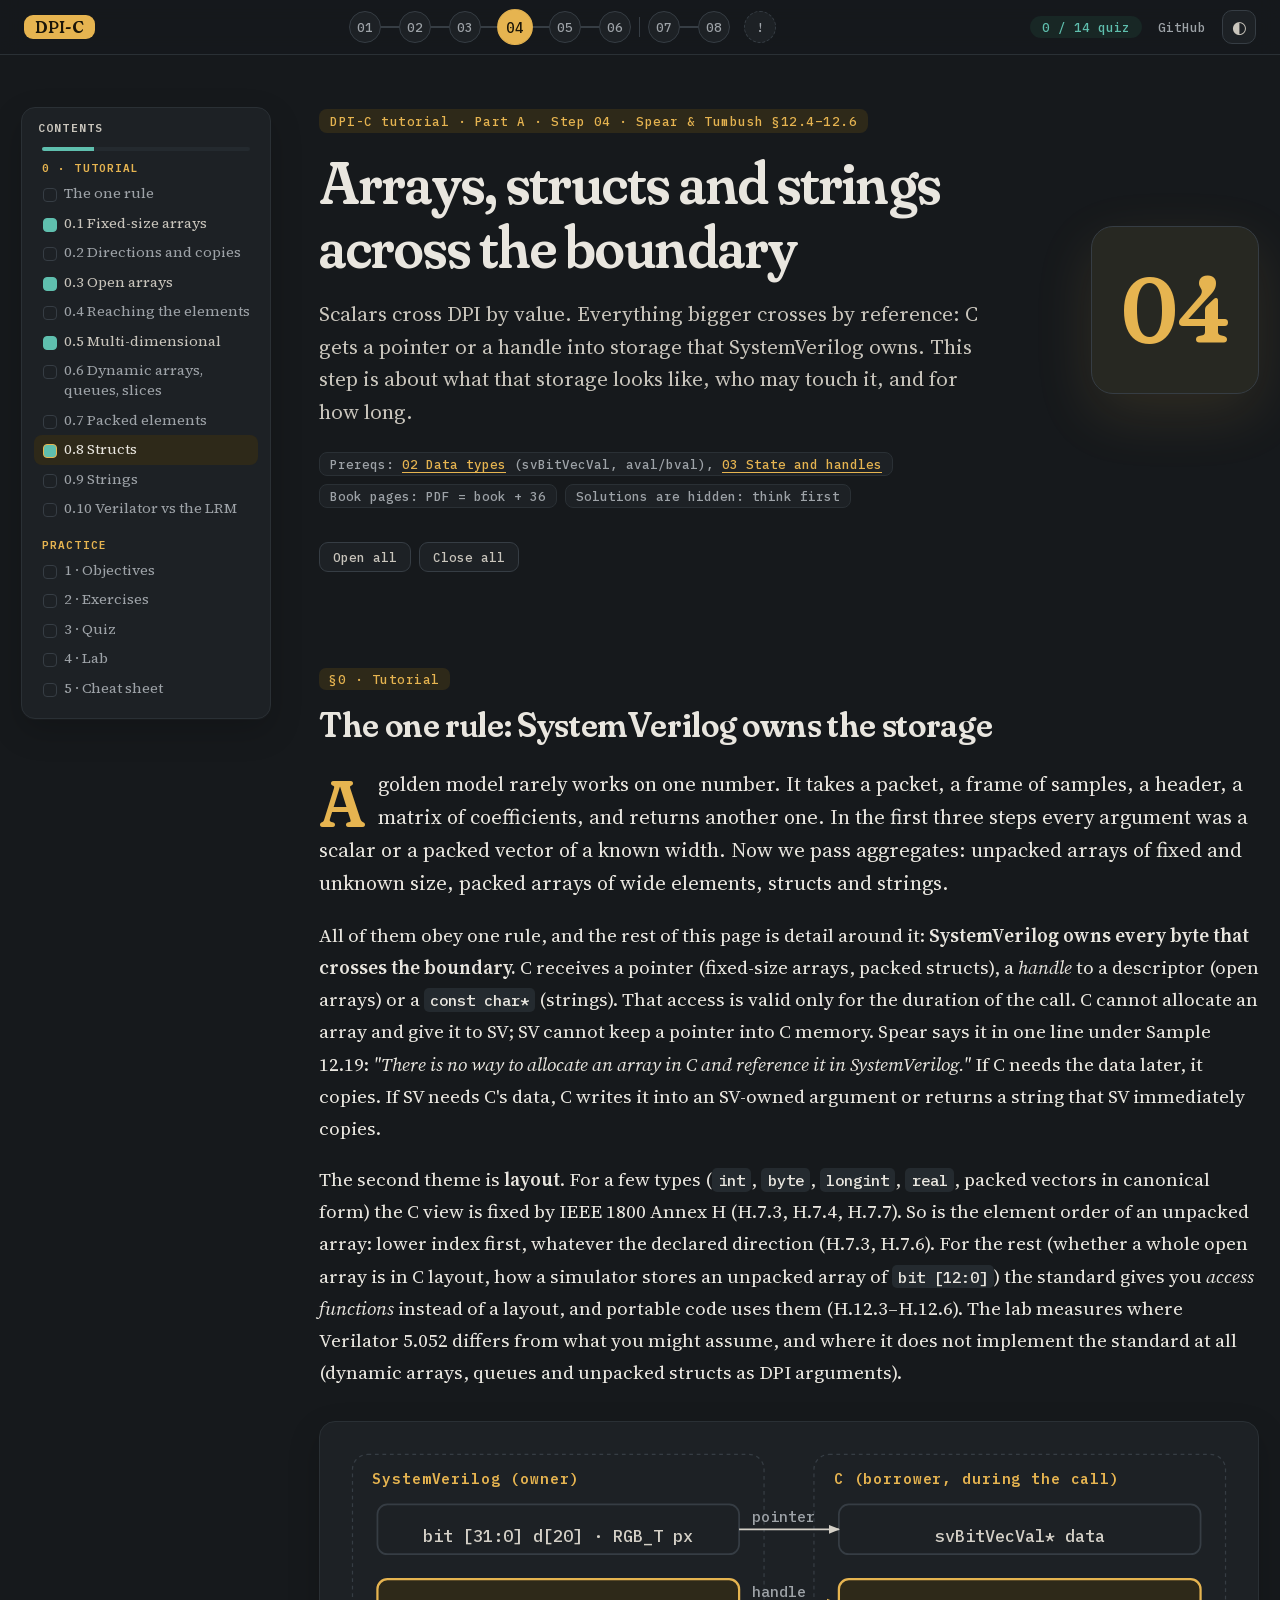
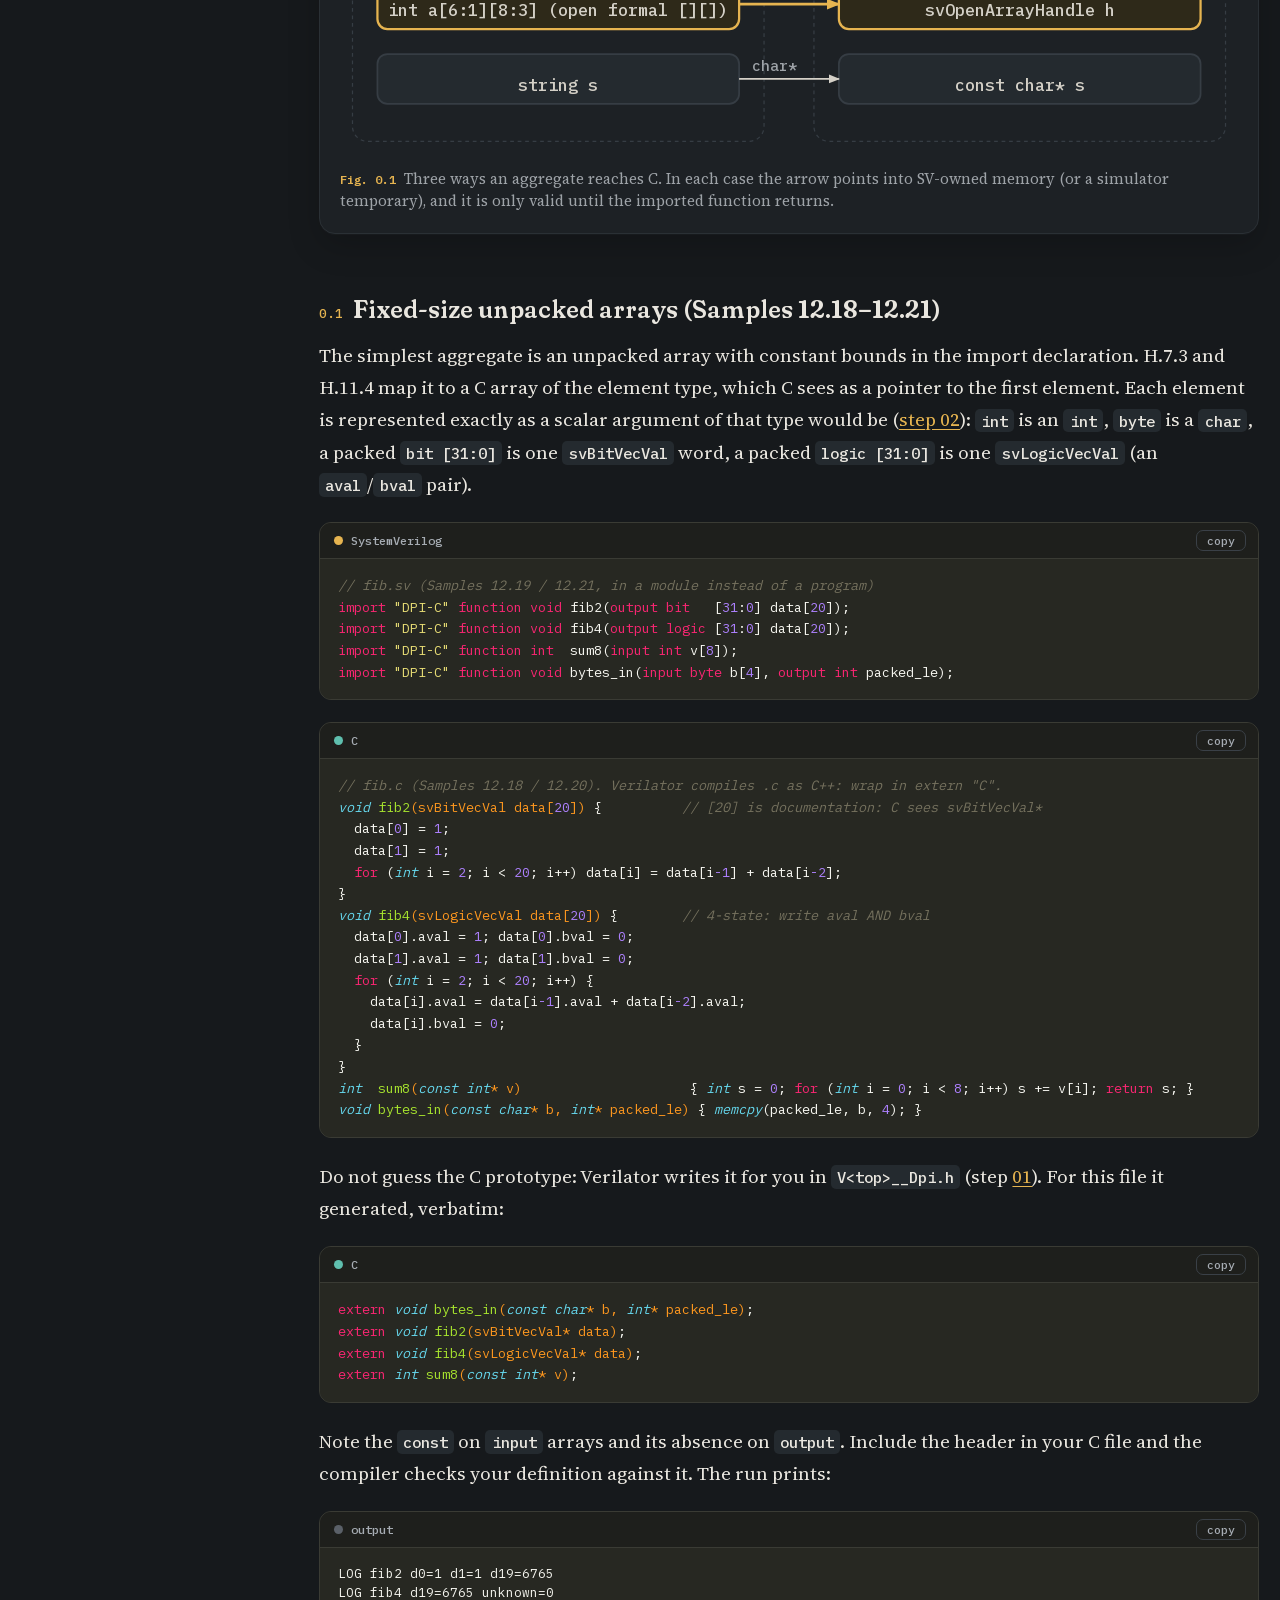
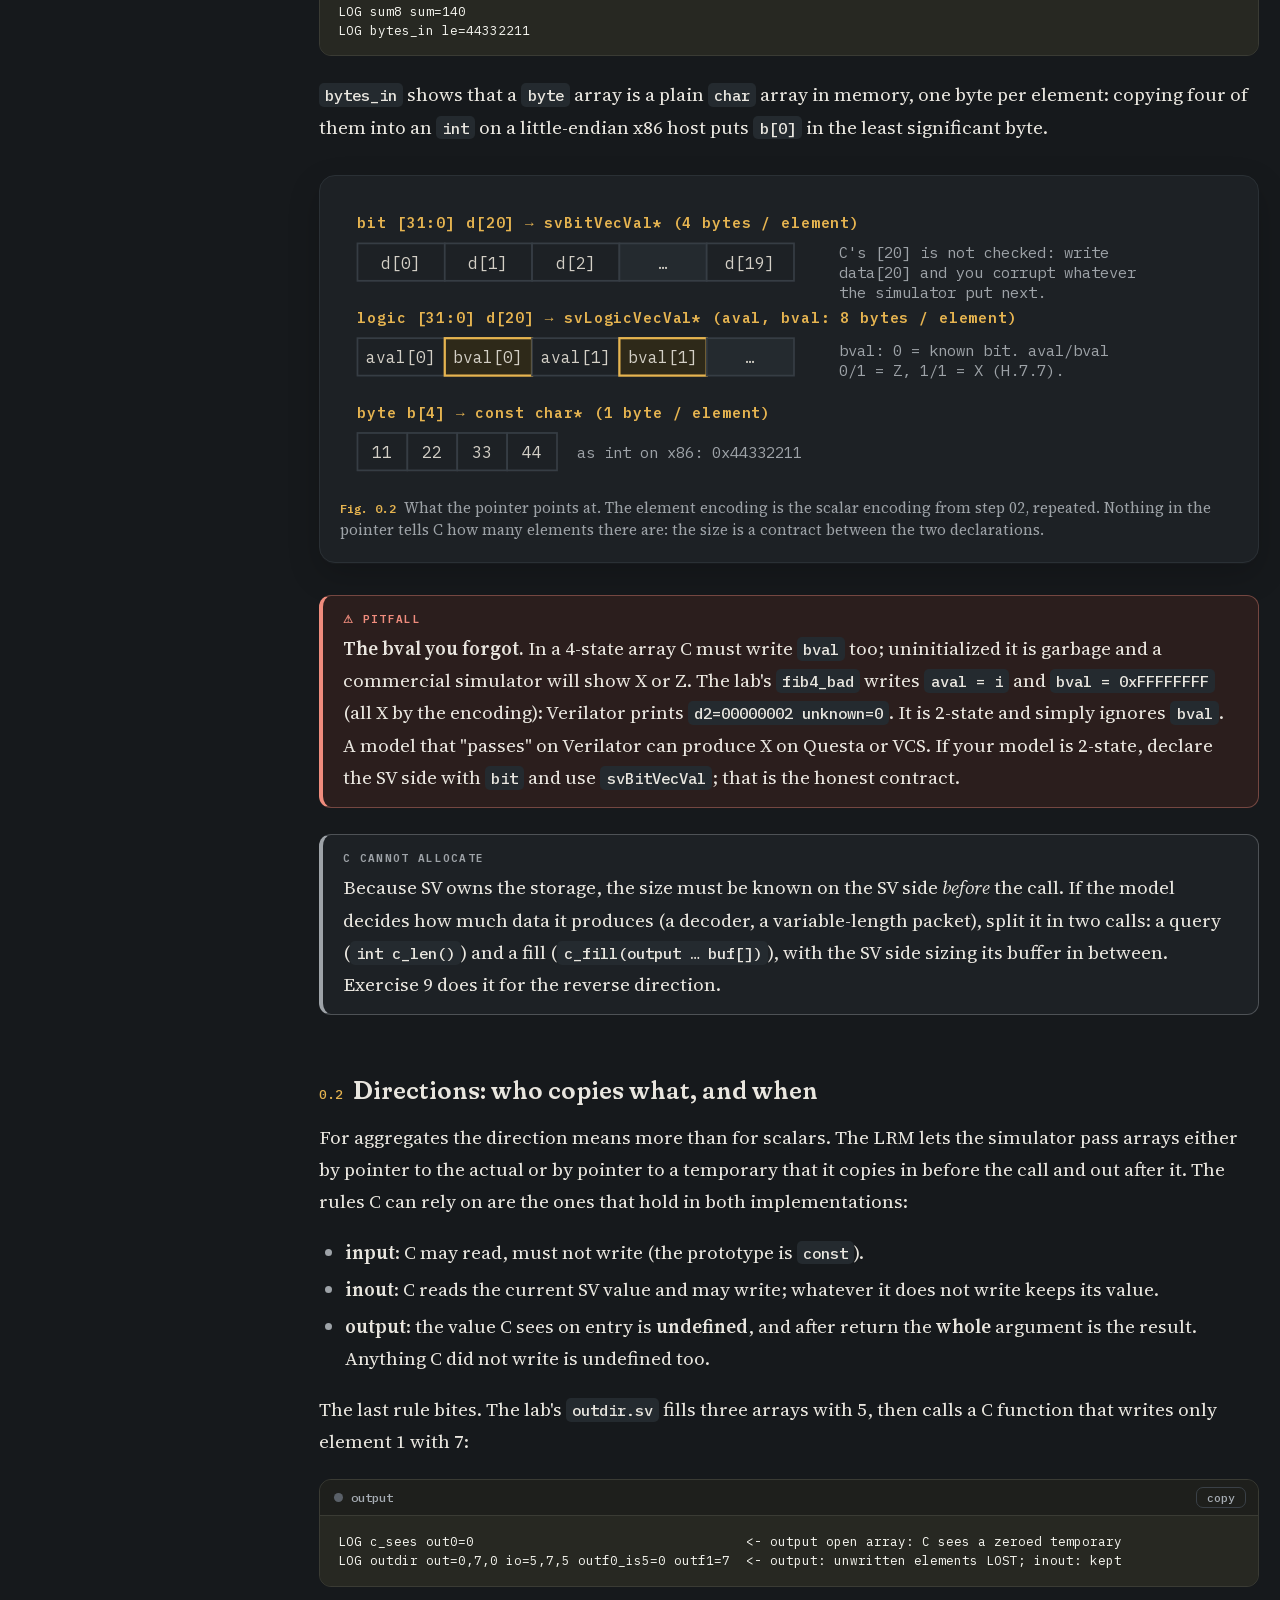
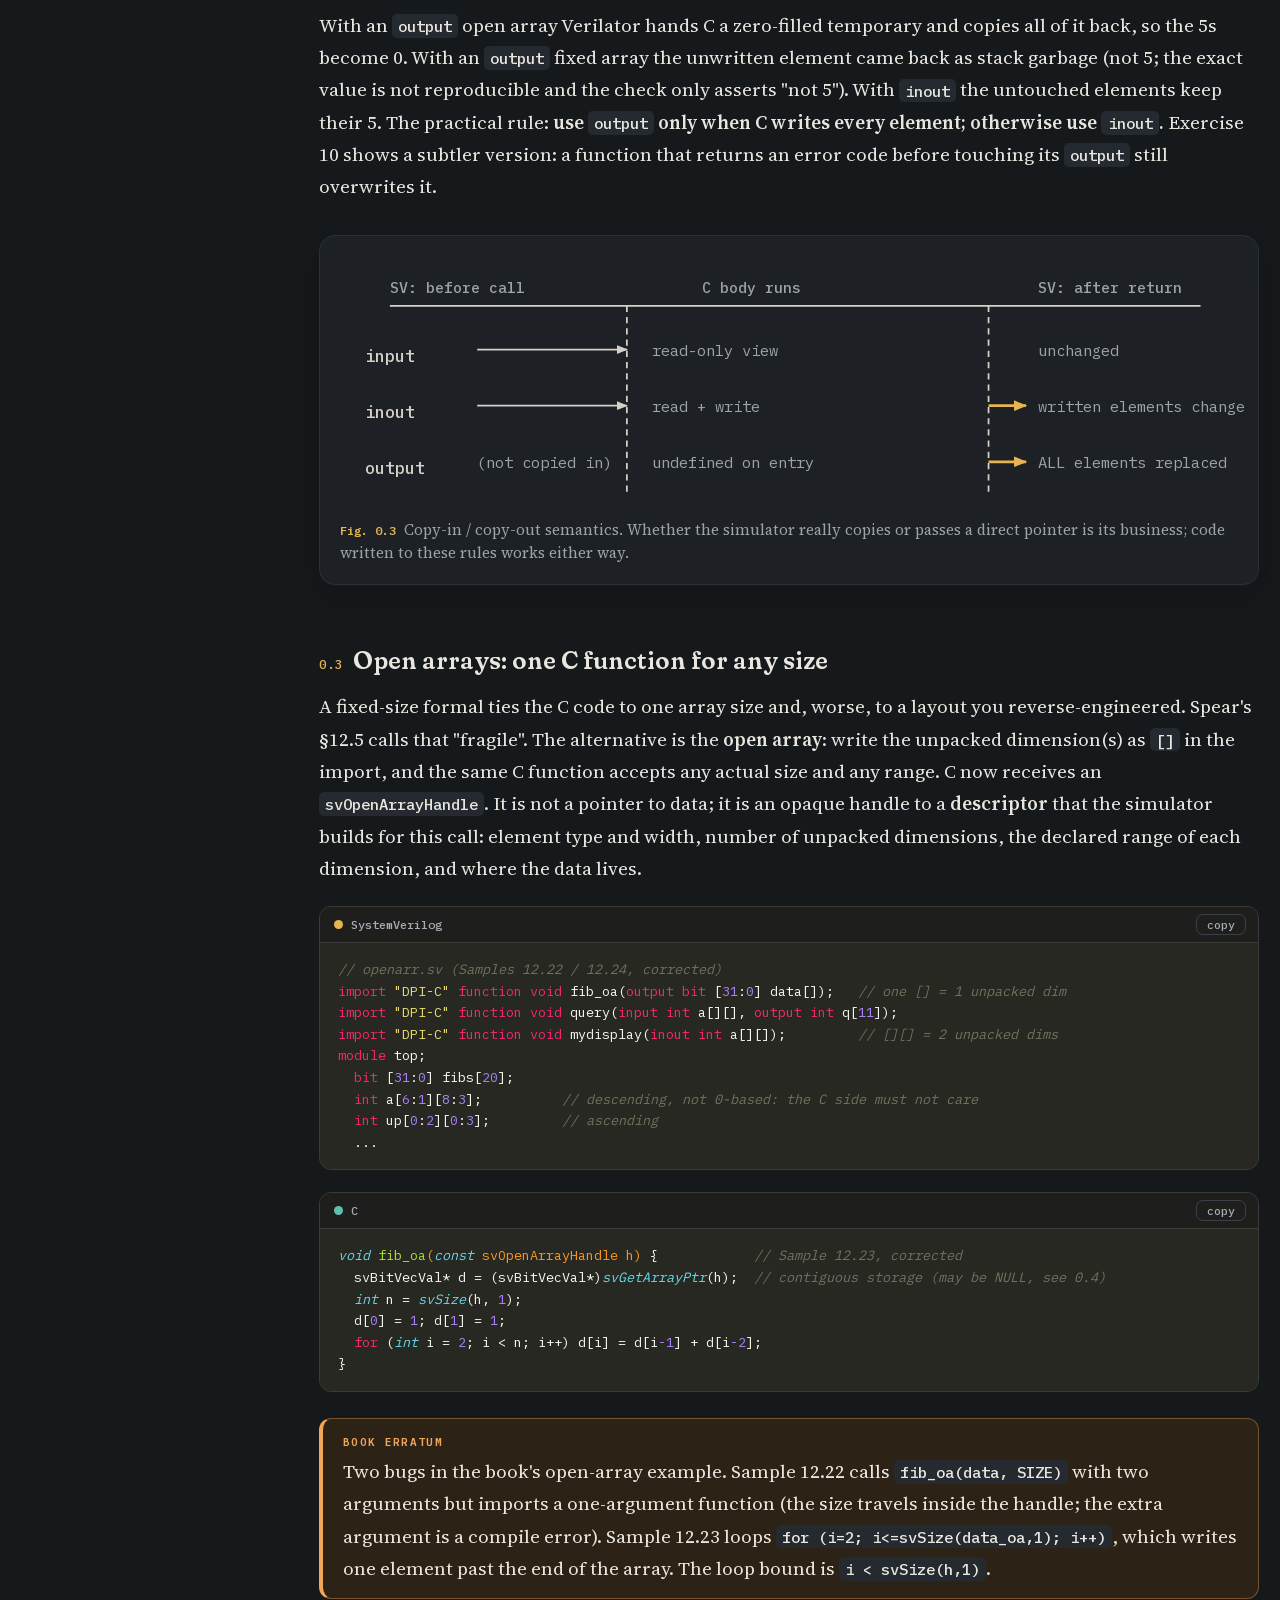
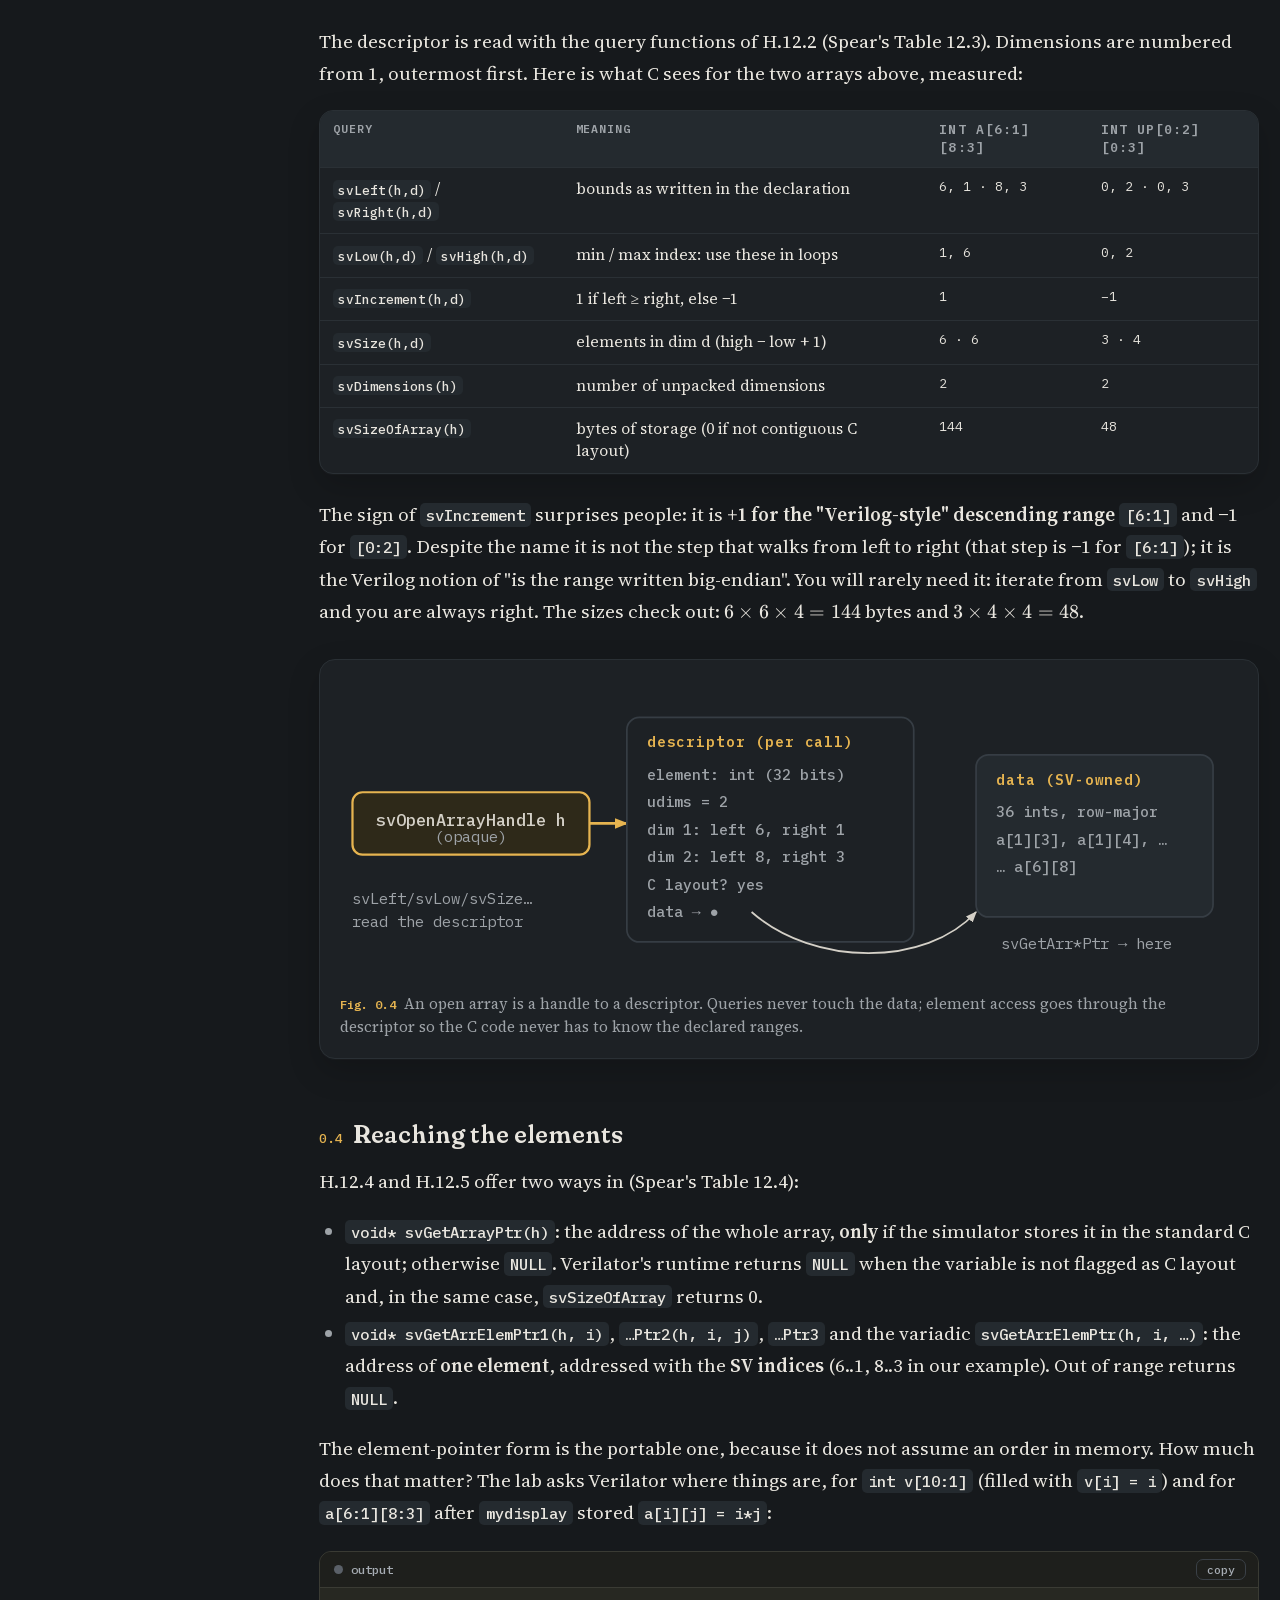
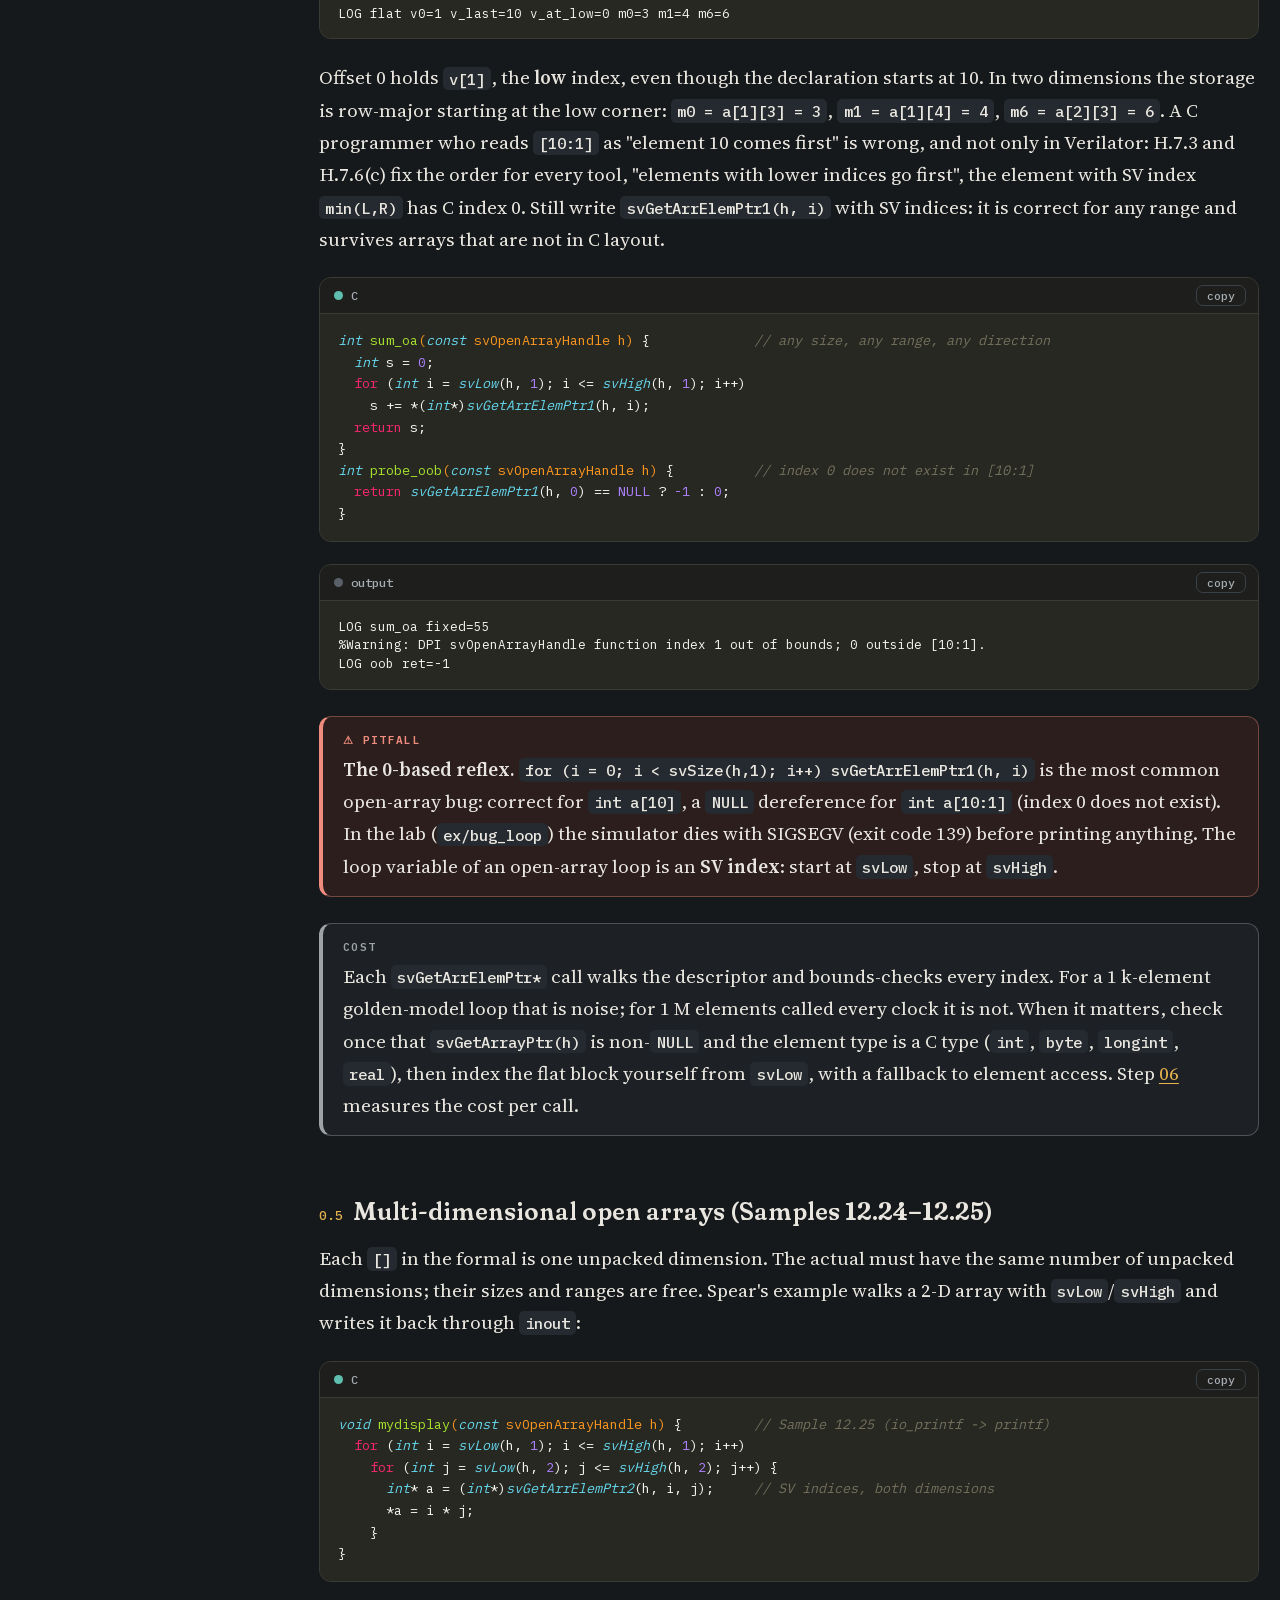
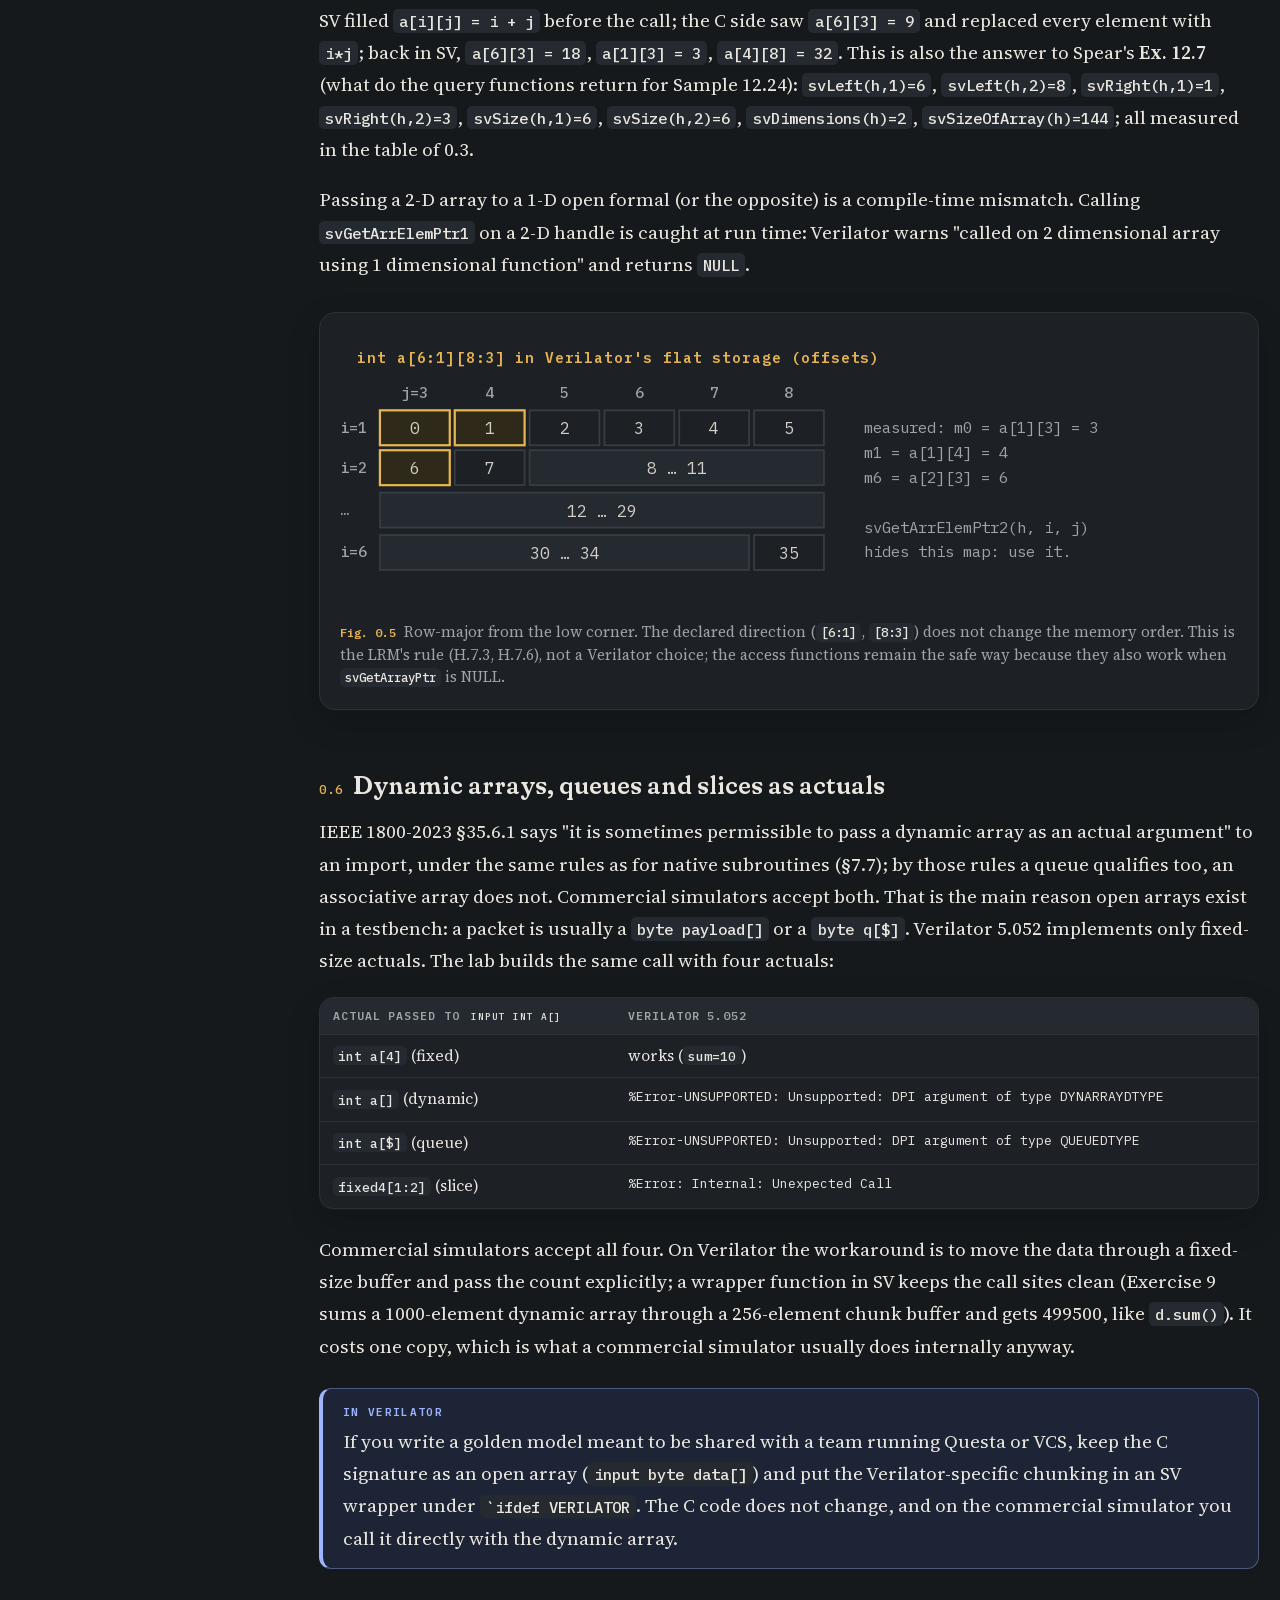
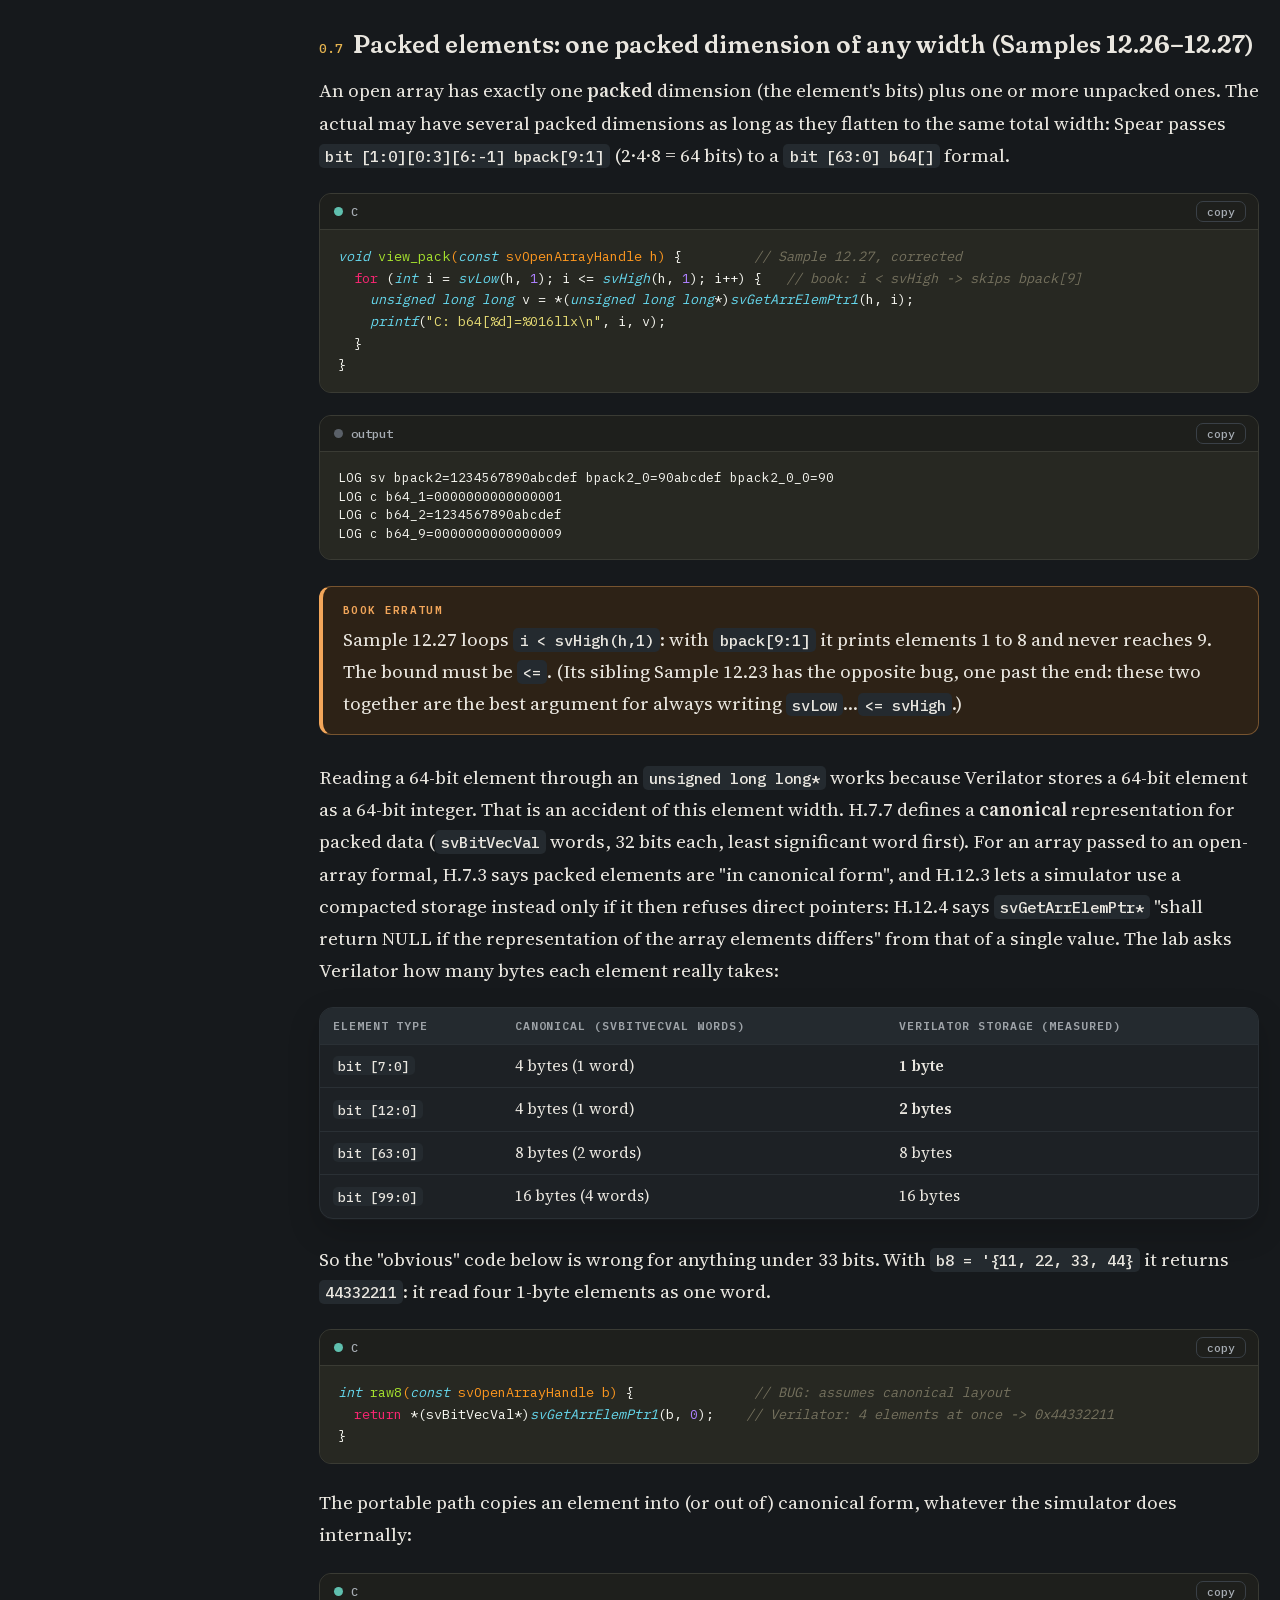
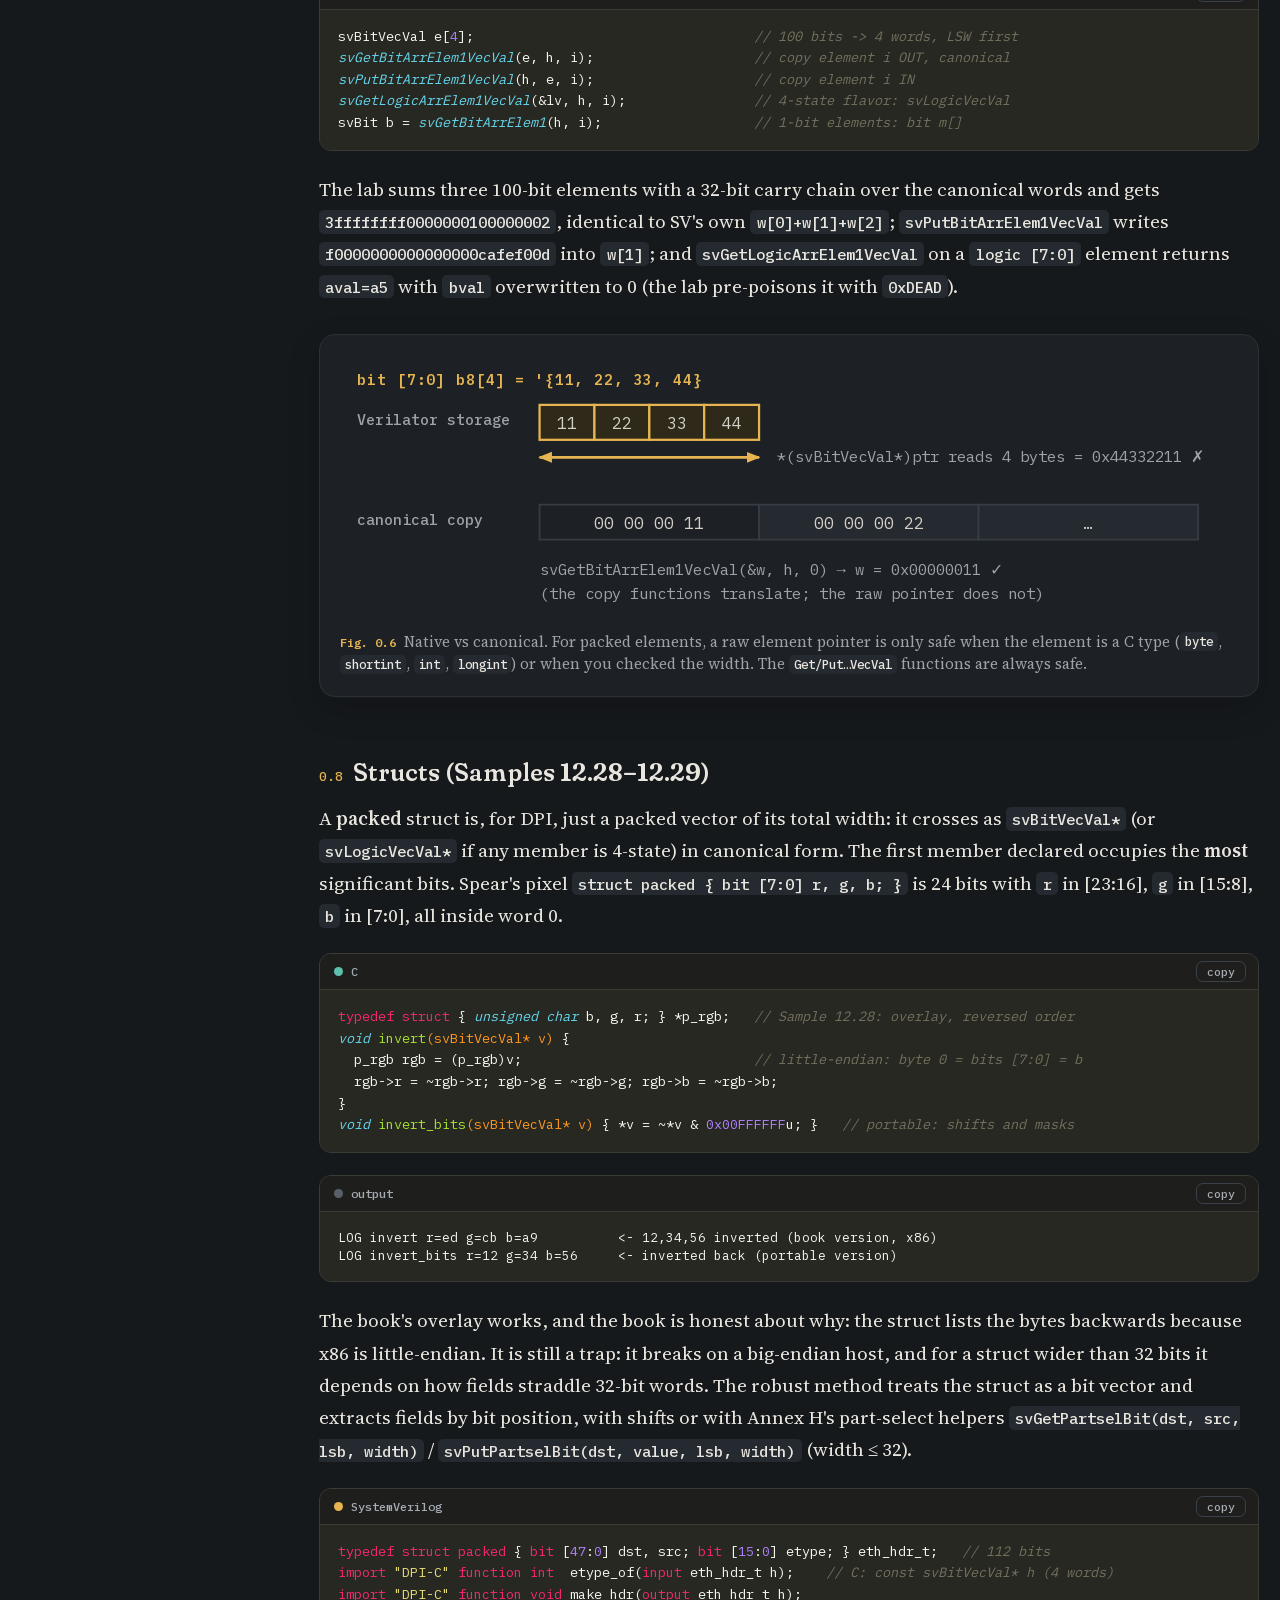
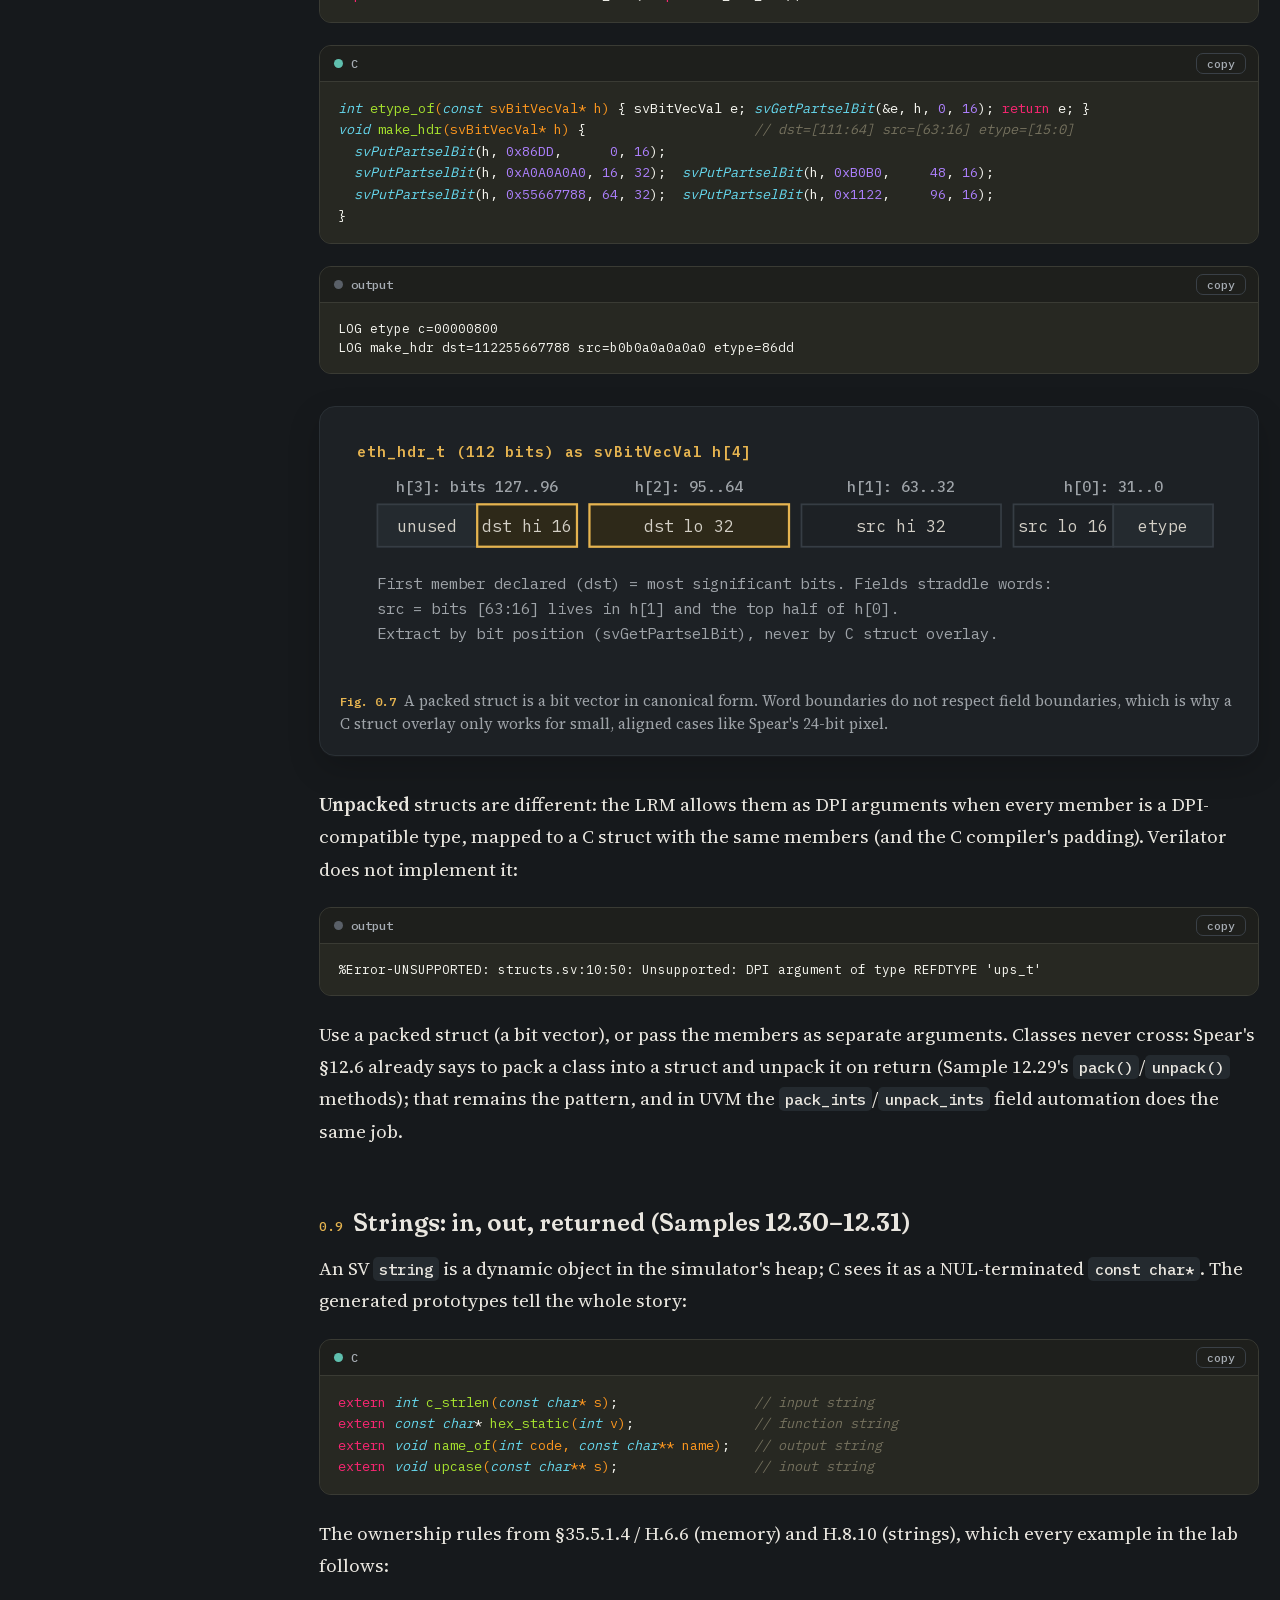
<file: tutorial/04_arrays_structs_strings/guide.html>
<!doctype html>
<html lang="en">
<head>
<meta charset="utf-8">
<meta name="viewport" content="width=device-width, initial-scale=1">
<title>DPI-C 04: Arrays, structs, strings</title>
<link rel="stylesheet" href="../assets/katex/katex.min.css">
<link rel="stylesheet" href="../assets/guide.css">
<link rel="stylesheet" href="../assets/quiz.css">
<script defer src="../assets/katex/katex.min.js"></script>
<script defer src="../assets/katex/contrib/auto-render.min.js"></script>
<script defer src="../assets/quiz.js"></script>
<script>try{var t=localStorage.getItem('dpic-theme');if(t)document.documentElement.dataset.theme=t}catch(e){}</script>
<script defer src="../assets/guide.js"></script>
</head>
<body>
<svg class="dg-defs" aria-hidden="true" focusable="false"><defs>
  <marker id="ah" viewBox="0 0 10 10" refX="9" refY="5" markerWidth="9" markerHeight="9" markerUnits="userSpaceOnUse" orient="auto-start-reverse"><path class="ah" d="M0,1 L10,5 L0,9 z"/></marker>
  <marker id="ah-acc" viewBox="0 0 10 10" refX="9" refY="5" markerWidth="11" markerHeight="11" markerUnits="userSpaceOnUse" orient="auto-start-reverse"><path class="ah-acc" d="M0,1 L10,5 L0,9 z"/></marker>
  <marker id="ah-2" viewBox="0 0 10 10" refX="9" refY="5" markerWidth="9" markerHeight="9" markerUnits="userSpaceOnUse" orient="auto-start-reverse"><path class="ah-2" d="M0,1 L10,5 L0,9 z"/></marker>
</defs></svg>

<div class="page">
<details class="toc" id="toc"><summary>Contents</summary><nav><ol>
<li class="grp">0 · Tutorial</li>
<li><a href="#tutorial">The one rule</a></li>
<li><a href="#t-fixed">0.1 Fixed-size arrays</a></li>
<li><a href="#t-dir">0.2 Directions and copies</a></li>
<li><a href="#t-open">0.3 Open arrays</a></li>
<li><a href="#t-access">0.4 Reaching the elements</a></li>
<li><a href="#t-multi">0.5 Multi-dimensional</a></li>
<li><a href="#t-kinds">0.6 Dynamic arrays, queues, slices</a></li>
<li><a href="#t-packed">0.7 Packed elements</a></li>
<li><a href="#t-struct">0.8 Structs</a></li>
<li><a href="#t-string">0.9 Strings</a></li>
<li><a href="#t-gaps">0.10 Verilator vs the LRM</a></li>
<li class="grp">Practice</li>
<li><a href="#s1">1 · Objectives</a></li>
<li><a href="#s2">2 · Exercises</a></li>
<li><a href="#s3">3 · Quiz</a></li>
<li><a href="#s4">4 · Lab</a></li>
<li><a href="#s5">5 · Cheat sheet</a></li>
</ol></nav></details>

<main>
<p class="kicker">DPI-C tutorial · Part A · Step 04 · Spear &amp; Tumbush §12.4–12.6</p>
<h1>Arrays, structs and strings across the boundary</h1>
<p class="deck">Scalars cross DPI by value. Everything bigger crosses by reference: C gets a pointer or a handle into storage that SystemVerilog owns. This step is about what that storage looks like, who may touch it, and for how long.</p>
<p class="meta"><span>Prereqs: <a href="../02_data_types/guide.html">02 Data types</a> (svBitVecVal, aval/bval), <a href="../03_state_and_handles/guide.html">03 State and handles</a></span><span>Book pages: PDF = book + 36</span><span>Solutions are hidden: think first</span></p>
<div class="tools"><button onclick="setAll(true)">Open all</button><button onclick="setAll(false)">Close all</button></div>

<h2 id="tutorial"><span class="no">§0 · Tutorial</span>The one rule: SystemVerilog owns the storage</h2>
<p class="lead">A golden model rarely works on one number. It takes a packet, a frame of samples, a header, a matrix of coefficients, and returns another one. In the first three steps every argument was a scalar or a packed vector of a known width. Now we pass aggregates: unpacked arrays of fixed and unknown size, packed arrays of wide elements, structs and strings.</p>
<p>All of them obey one rule, and the rest of this page is detail around it: <b>SystemVerilog owns every byte that crosses the boundary.</b> C receives a pointer (fixed-size arrays, packed structs), a <em>handle</em> to a descriptor (open arrays) or a <code>const char*</code> (strings). That access is valid only for the duration of the call. C cannot allocate an array and give it to SV; SV cannot keep a pointer into C memory. Spear says it in one line under Sample 12.19: <em>"There is no way to allocate an array in C and reference it in SystemVerilog."</em> If C needs the data later, it copies. If SV needs C's data, C writes it into an SV-owned argument or returns a string that SV immediately copies.</p>
<p>The second theme is <b>layout</b>. For a few types (<code>int</code>, <code>byte</code>, <code>longint</code>, <code>real</code>, packed vectors in canonical form) the C view is fixed by IEEE 1800 Annex H (H.7.3, H.7.4, H.7.7). So is the element order of an unpacked array: lower index first, whatever the declared direction (H.7.3, H.7.6). For the rest (whether a whole open array is in C layout, how a simulator stores an unpacked array of <code>bit [12:0]</code>) the standard gives you <em>access functions</em> instead of a layout, and portable code uses them (H.12.3–H.12.6). The lab measures where Verilator 5.052 differs from what you might assume, and where it does not implement the standard at all (dynamic arrays, queues and unpacked structs as DPI arguments).</p>

<figure class="fig">
<svg class="dg" viewBox="0 0 720 250" role="img" aria-label="During an imported call SystemVerilog keeps ownership of its variables. C receives a pointer for fixed arrays and packed structs, an svOpenArrayHandle for open arrays, and a const char pointer for strings. After return, C may not use any of them.">
<rect class="ghost" x="10" y="10" width="330" height="230" rx="12"/><text class="ttl" x="26" y="34">SystemVerilog (owner)</text>
<rect class="box" x="30" y="50" width="290" height="40" rx="8"/><text class="lbl" x="175" y="75">bit [31:0] d[20]  ·  RGB_T px</text>
<rect class="box hot" x="30" y="110" width="290" height="40" rx="8"/><text class="lbl" x="175" y="135">int a[6:1][8:3]  (open formal [][])</text>
<rect class="box soft" x="30" y="170" width="290" height="40" rx="8"/><text class="lbl" x="175" y="195">string s</text>
<rect class="ghost" x="380" y="10" width="330" height="230" rx="12"/><text class="ttl" x="396" y="34">C (borrower, during the call)</text>
<rect class="box" x="400" y="50" width="290" height="40" rx="8"/><text class="lbl" x="545" y="75">svBitVecVal* data</text>
<rect class="box hot" x="400" y="110" width="290" height="40" rx="8"/><text class="lbl" x="545" y="135">svOpenArrayHandle h</text>
<rect class="box soft" x="400" y="170" width="290" height="40" rx="8"/><text class="lbl" x="545" y="195">const char* s</text>
<path class="e" d="M320,70 H400" marker-end="url(#ah)"/><text class="t" x="330" y="64">pointer</text>
<path class="e hot" d="M320,130 H400" marker-end="url(#ah-acc)"/><text class="t" x="330" y="124">handle</text>
<path class="e" d="M320,190 H400" marker-end="url(#ah)"/><text class="t" x="330" y="184">char*</text>
</svg>
<figcaption><b>Fig. 0.1</b>Three ways an aggregate reaches C. In each case the arrow points into SV-owned memory (or a simulator temporary), and it is only valid until the imported function returns.</figcaption>
</figure>

<!-- 0.1 -->
<h3 id="t-fixed"><span class="no">0.1</span>Fixed-size unpacked arrays (Samples 12.18–12.21)</h3>
<p>The simplest aggregate is an unpacked array with constant bounds in the import declaration. H.7.3 and H.11.4 map it to a C array of the element type, which C sees as a pointer to the first element. Each element is represented exactly as a scalar argument of that type would be (<a href="../02_data_types/guide.html">step 02</a>): <code>int</code> is an <code>int</code>, <code>byte</code> is a <code>char</code>, a packed <code>bit [31:0]</code> is one <code>svBitVecVal</code> word, a packed <code>logic [31:0]</code> is one <code>svLogicVecVal</code> (an <code>aval</code>/<code>bval</code> pair).</p>
<pre class="sv"><code><span class="c">// fib.sv (Samples 12.19 / 12.21, in a module instead of a program)</span>
<span class="k">import</span> <span class="k">&quot;DPI-C&quot;</span> <span class="k">function</span> <span class="k">void</span> fib2(<span class="k">output</span> <span class="k">bit</span>   [31:0] data[20]);
<span class="k">import</span> <span class="k">&quot;DPI-C&quot;</span> <span class="k">function</span> <span class="k">void</span> fib4(<span class="k">output</span> <span class="k">logic</span> [31:0] data[20]);
<span class="k">import</span> <span class="k">&quot;DPI-C&quot;</span> <span class="k">function</span> <span class="k">int</span>  sum8(<span class="k">input</span> <span class="k">int</span> v[8]);
<span class="k">import</span> <span class="k">&quot;DPI-C&quot;</span> <span class="k">function</span> <span class="k">void</span> bytes_in(<span class="k">input</span> <span class="k">byte</span> b[4], <span class="k">output</span> <span class="k">int</span> packed_le);</code></pre>
<pre class="cc"><code><span class="c">// fib.c (Samples 12.18 / 12.20). Verilator compiles .c as C++: wrap in extern &quot;C&quot;.</span>
<span class="k">void</span> fib2(svBitVecVal data[20]) {          <span class="c">// [20] is documentation: C sees svBitVecVal*</span>
  data[0] = 1;
  data[1] = 1;
  <span class="k">for</span> (<span class="k">int</span> i = 2; i &lt; 20; i++) data[i] = data[i-1] + data[i-2];
}
<span class="k">void</span> fib4(svLogicVecVal data[20]) {        <span class="c">// 4-state: write aval AND bval</span>
  data[0].aval = 1; data[0].bval = 0;
  data[1].aval = 1; data[1].bval = 0;
  <span class="k">for</span> (<span class="k">int</span> i = 2; i &lt; 20; i++) {
    data[i].aval = data[i-1].aval + data[i-2].aval;
    data[i].bval = 0;
  }
}
<span class="k">int</span>  sum8(<span class="k">const</span> <span class="k">int</span>* v)                     { <span class="k">int</span> s = 0; <span class="k">for</span> (<span class="k">int</span> i = 0; i &lt; 8; i++) s += v[i]; <span class="k">return</span> s; }
<span class="k">void</span> bytes_in(<span class="k">const</span> <span class="k">char</span>* b, <span class="k">int</span>* packed_le) { memcpy(packed_le, b, 4); }</code></pre>
<p>Do not guess the C prototype: Verilator writes it for you in <code>V&lt;top&gt;__Dpi.h</code> (step <a href="../01_first_call/guide.html">01</a>). For this file it generated, verbatim:</p>
<pre class="cc"><code><span class="k">extern</span> <span class="k">void</span> bytes_in(<span class="k">const</span> <span class="k">char</span>* b, <span class="k">int</span>* packed_le);
<span class="k">extern</span> <span class="k">void</span> fib2(svBitVecVal* data);
<span class="k">extern</span> <span class="k">void</span> fib4(svLogicVecVal* data);
<span class="k">extern</span> <span class="k">int</span> sum8(<span class="k">const</span> <span class="k">int</span>* v);</code></pre>
<p>Note the <code>const</code> on <code>input</code> arrays and its absence on <code>output</code>. Include the header in your C file and the compiler checks your definition against it. The run prints:</p>
<pre class="out"><code>LOG fib2 d0=1 d1=1 d19=6765
LOG fib4 d19=6765 unknown=0
LOG sum8 sum=140
LOG bytes_in le=44332211</code></pre>
<p><code>bytes_in</code> shows that a <code>byte</code> array is a plain <code>char</code> array in memory, one byte per element: copying four of them into an <code>int</code> on a little-endian x86 host puts <code>b[0]</code> in the least significant byte.</p>

<figure class="fig">
<svg class="dg" viewBox="0 0 720 230" role="img" aria-label="Memory seen by C for three fixed arrays: bit[31:0] d[20] is 20 consecutive 32-bit svBitVecVal words; logic[31:0] d[20] is 20 consecutive aval,bval pairs of 8 bytes; byte b[4] is 4 consecutive bytes.">
<text class="ttl" x="14" y="26">bit [31:0] d[20]  →  svBitVecVal*  (4 bytes / element)</text>
<g><rect class="box" x="14" y="38" width="70" height="30"/><text class="mid cen" x="49" y="53">d[0]</text>
<rect class="box" x="84" y="38" width="70" height="30"/><text class="mid cen" x="119" y="53">d[1]</text>
<rect class="box" x="154" y="38" width="70" height="30"/><text class="mid cen" x="189" y="53">d[2]</text>
<rect class="box soft" x="224" y="38" width="70" height="30"/><text class="mid cen" x="259" y="53">…</text>
<rect class="box" x="294" y="38" width="70" height="30"/><text class="mid cen" x="329" y="53">d[19]</text></g>
<text class="ttl" x="14" y="102">logic [31:0] d[20]  →  svLogicVecVal*  (aval, bval: 8 bytes / element)</text>
<g><rect class="box" x="14" y="114" width="70" height="30"/><text class="mid cen" x="49" y="129">aval[0]</text>
<rect class="box hot" x="84" y="114" width="70" height="30"/><text class="mid cen" x="119" y="129">bval[0]</text>
<rect class="box" x="154" y="114" width="70" height="30"/><text class="mid cen" x="189" y="129">aval[1]</text>
<rect class="box hot" x="224" y="114" width="70" height="30"/><text class="mid cen" x="259" y="129">bval[1]</text>
<rect class="box soft" x="294" y="114" width="70" height="30"/><text class="mid cen" x="329" y="129">…</text></g>
<text class="ttl" x="14" y="178">byte b[4]  →  const char*  (1 byte / element)</text>
<g><rect class="box" x="14" y="190" width="40" height="30"/><text class="mid cen" x="34" y="205">11</text>
<rect class="box" x="54" y="190" width="40" height="30"/><text class="mid cen" x="74" y="205">22</text>
<rect class="box" x="94" y="190" width="40" height="30"/><text class="mid cen" x="114" y="205">33</text>
<rect class="box" x="134" y="190" width="40" height="30"/><text class="mid cen" x="154" y="205">44</text></g>
<text class="note" x="190" y="210">as int on x86: 0x44332211</text>
<text class="note" x="400" y="50">C's [20] is not checked: write</text><text class="note" x="400" y="66">data[20] and you corrupt whatever</text><text class="note" x="400" y="82">the simulator put next.</text>
<text class="note" x="400" y="128">bval: 0 = known bit. aval/bval</text><text class="note" x="400" y="144">0/1 = Z, 1/1 = X (H.7.7).</text>
</svg>
<figcaption><b>Fig. 0.2</b>What the pointer points at. The element encoding is the scalar encoding from step 02, repeated. Nothing in the pointer tells C how many elements there are: the size is a contract between the two declarations.</figcaption>
</figure>

<div class="callout trap"><p><b>The bval you forgot.</b> In a 4-state array C must write <code>bval</code> too; uninitialized it is garbage and a commercial simulator will show X or Z. The lab's <code>fib4_bad</code> writes <code>aval = i</code> and <code>bval = 0xFFFFFFFF</code> (all X by the encoding): Verilator prints <code>d2=00000002 unknown=0</code>. It is 2-state and simply ignores <code>bval</code>. A model that "passes" on Verilator can produce X on Questa or VCS. If your model is 2-state, declare the SV side with <code>bit</code> and use <code>svBitVecVal</code>; that is the honest contract.</p></div>
<div class="callout note" style="--c-label:'C cannot allocate'"><p>Because SV owns the storage, the size must be known on the SV side <em>before</em> the call. If the model decides how much data it produces (a decoder, a variable-length packet), split it in two calls: a query (<code>int c_len()</code>) and a fill (<code>c_fill(output … buf[])</code>), with the SV side sizing its buffer in between. Exercise 9 does it for the reverse direction.</p></div>

<!-- 0.2 -->
<h3 id="t-dir"><span class="no">0.2</span>Directions: who copies what, and when</h3>
<p>For aggregates the direction means more than for scalars. The LRM lets the simulator pass arrays either by pointer to the actual or by pointer to a temporary that it copies in before the call and out after it. The rules C can rely on are the ones that hold in both implementations:</p>
<ul>
<li><b>input</b>: C may read, must not write (the prototype is <code>const</code>).</li>
<li><b>inout</b>: C reads the current SV value and may write; whatever it does not write keeps its value.</li>
<li><b>output</b>: the value C sees on entry is <b>undefined</b>, and after return the <b>whole</b> argument is the result. Anything C did not write is undefined too.</li>
</ul>
<p>The last rule bites. The lab's <code>outdir.sv</code> fills three arrays with 5, then calls a C function that writes only element 1 with 7:</p>
<pre class="out"><code>LOG c_sees out0=0                                  &lt;- output open array: C sees a zeroed temporary
LOG outdir out=0,7,0 io=5,7,5 outf0_is5=0 outf1=7  &lt;- output: unwritten elements LOST; inout: kept</code></pre>
<p>With an <code>output</code> open array Verilator hands C a zero-filled temporary and copies all of it back, so the 5s become 0. With an <code>output</code> fixed array the unwritten element came back as stack garbage (not 5; the exact value is not reproducible and the check only asserts "not 5"). With <code>inout</code> the untouched elements keep their 5. The practical rule: <b>use <code>output</code> only when C writes every element; otherwise use <code>inout</code>.</b> Exercise 10 shows a subtler version: a function that returns an error code before touching its <code>output</code> still overwrites it.</p>

<figure class="fig">
<svg class="dg" viewBox="0 0 720 200" role="img" aria-label="Timeline of an imported call with an array argument. For input and inout, SV values are visible to C on entry. For output, C sees an undefined value. On return, inout and output are copied back; output overwrites the whole array.">
<line class="e" x1="40" y1="40" x2="690" y2="40"/>
<text class="t" x="40" y="30">SV: before call</text><text class="t" x="290" y="30">C body runs</text><text class="t" x="560" y="30">SV: after return</text>
<line class="e dash" x1="230" y1="40" x2="230" y2="190"/><line class="e dash" x1="520" y1="40" x2="520" y2="190"/>
<text class="lbl" x="20" y="80" style="text-anchor:start">input</text>
<path class="e" d="M110,75 H230" marker-end="url(#ah)"/><text class="note" x="250" y="80">read-only view</text><text class="note" x="560" y="80">unchanged</text>
<text class="lbl" x="20" y="125" style="text-anchor:start">inout</text>
<path class="e" d="M110,120 H230" marker-end="url(#ah)"/><text class="note" x="250" y="125">read + write</text>
<path class="e hot" d="M520,120 H550" marker-end="url(#ah-acc)"/><text class="note" x="560" y="125">written elements change</text>
<text class="lbl" x="20" y="170" style="text-anchor:start">output</text>
<text class="note" x="110" y="170">(not copied in)</text><text class="note" x="250" y="170">undefined on entry</text>
<path class="e hot" d="M520,165 H550" marker-end="url(#ah-acc)"/><text class="note" x="560" y="170">ALL elements replaced</text>
</svg>
<figcaption><b>Fig. 0.3</b>Copy-in / copy-out semantics. Whether the simulator really copies or passes a direct pointer is its business; code written to these rules works either way.</figcaption>
</figure>

<!-- 0.3 -->
<h3 id="t-open"><span class="no">0.3</span>Open arrays: one C function for any size</h3>
<p>A fixed-size formal ties the C code to one array size and, worse, to a layout you reverse-engineered. Spear's §12.5 calls that "fragile". The alternative is the <b>open array</b>: write the unpacked dimension(s) as <code>[]</code> in the import, and the same C function accepts any actual size and any range. C now receives an <code>svOpenArrayHandle</code>. It is not a pointer to data; it is an opaque handle to a <b>descriptor</b> that the simulator builds for this call: element type and width, number of unpacked dimensions, the declared range of each dimension, and where the data lives.</p>
<pre class="sv"><code><span class="c">// openarr.sv (Samples 12.22 / 12.24, corrected)</span>
<span class="k">import</span> <span class="k">&quot;DPI-C&quot;</span> <span class="k">function</span> <span class="k">void</span> fib_oa(<span class="k">output</span> <span class="k">bit</span> [31:0] data[]);   <span class="c">// one [] = 1 unpacked dim</span>
<span class="k">import</span> <span class="k">&quot;DPI-C&quot;</span> <span class="k">function</span> <span class="k">void</span> query(<span class="k">input</span> <span class="k">int</span> a[][], <span class="k">output</span> <span class="k">int</span> q[11]);
<span class="k">import</span> <span class="k">&quot;DPI-C&quot;</span> <span class="k">function</span> <span class="k">void</span> mydisplay(<span class="k">inout</span> <span class="k">int</span> a[][]);         <span class="c">// [][] = 2 unpacked dims</span>
<span class="k">module</span> top;
  <span class="k">bit</span> [31:0] fibs[20];
  <span class="k">int</span> a[6:1][8:3];          <span class="c">// descending, not 0-based: the C side must not care</span>
  <span class="k">int</span> up[0:2][0:3];         <span class="c">// ascending</span>
  ...</code></pre>
<pre class="cc"><code><span class="k">void</span> fib_oa(<span class="k">const</span> svOpenArrayHandle h) {            <span class="c">// Sample 12.23, corrected</span>
  svBitVecVal* d = (svBitVecVal*)svGetArrayPtr(h);  <span class="c">// contiguous storage (may be NULL, see 0.4)</span>
  <span class="k">int</span> n = svSize(h, 1);
  d[0] = 1; d[1] = 1;
  <span class="k">for</span> (<span class="k">int</span> i = 2; i &lt; n; i++) d[i] = d[i-1] + d[i-2];
}</code></pre>
<div class="callout errata"><p>Two bugs in the book's open-array example. Sample 12.22 calls <code>fib_oa(data, SIZE)</code> with two arguments but imports a one-argument function (the size travels inside the handle; the extra argument is a compile error). Sample 12.23 loops <code>for (i=2; i&lt;=svSize(data_oa,1); i++)</code>, which writes one element past the end of the array. The loop bound is <code>i &lt; svSize(h,1)</code>.</p></div>

<p>The descriptor is read with the query functions of H.12.2 (Spear's Table 12.3). Dimensions are numbered from 1, outermost first. Here is what C sees for the two arrays above, measured:</p>
<div class="tbl"><table>
<tr><th>Query</th><th>Meaning</th><th class="mono">int a[6:1][8:3]</th><th class="mono">int up[0:2][0:3]</th></tr>
<tr><td><code>svLeft(h,d)</code> / <code>svRight(h,d)</code></td><td>bounds as written in the declaration</td><td class="mono">6, 1 · 8, 3</td><td class="mono">0, 2 · 0, 3</td></tr>
<tr><td><code>svLow(h,d)</code> / <code>svHigh(h,d)</code></td><td>min / max index: use these in loops</td><td class="mono">1, 6</td><td class="mono">0, 2</td></tr>
<tr><td><code>svIncrement(h,d)</code></td><td>1 if left ≥ right, else −1</td><td class="mono">1</td><td class="mono">−1</td></tr>
<tr><td><code>svSize(h,d)</code></td><td>elements in dim d (high − low + 1)</td><td class="mono">6 · 6</td><td class="mono">3 · 4</td></tr>
<tr><td><code>svDimensions(h)</code></td><td>number of unpacked dimensions</td><td class="mono">2</td><td class="mono">2</td></tr>
<tr><td><code>svSizeOfArray(h)</code></td><td>bytes of storage (0 if not contiguous C layout)</td><td class="mono">144</td><td class="mono">48</td></tr>
</table></div>
<p>The sign of <code>svIncrement</code> surprises people: it is <b>+1 for the "Verilog-style" descending range</b> <code>[6:1]</code> and −1 for <code>[0:2]</code>. Despite the name it is not the step that walks from left to right (that step is −1 for <code>[6:1]</code>); it is the Verilog notion of "is the range written big-endian". You will rarely need it: iterate from <code>svLow</code> to <code>svHigh</code> and you are always right. The sizes check out: $6 \times 6 \times 4 = 144$ bytes and $3 \times 4 \times 4 = 48$.</p>

<figure class="fig">
<svg class="dg" viewBox="0 0 720 240" role="img" aria-label="svOpenArrayHandle points to a descriptor built by the simulator containing element type and width, number of dimensions, the left and right bound of each dimension, and a data pointer. Query functions read the descriptor; svGetArrayPtr and svGetArrElemPtr return addresses inside the data block.">
<rect class="box hot" x="10" y="90" width="190" height="50" rx="8"/><text class="lbl" x="105" y="112">svOpenArrayHandle h</text><text class="note mid" x="105" y="130">(opaque)</text>
<path class="e hot" d="M200,115 H230" marker-end="url(#ah-acc)"/>
<rect class="box" x="230" y="30" width="230" height="180" rx="10"/><text class="ttl" x="246" y="54">descriptor (per call)</text>
<text class="t" x="246" y="80">element: int (32 bits)</text>
<text class="t" x="246" y="102">udims = 2</text>
<text class="t" x="246" y="124">dim 1: left 6, right 1</text>
<text class="t" x="246" y="146">dim 2: left 8, right 3</text>
<text class="t" x="246" y="168">C layout? yes</text>
<text class="t" x="246" y="190">data → ●</text>
<path class="e" d="M330,186 C380,230 470,230 510,186" marker-end="url(#ah)"/>
<rect class="box soft" x="510" y="60" width="190" height="130" rx="10"/><text class="ttl" x="526" y="84">data (SV-owned)</text>
<text class="t" x="526" y="110">36 ints, row-major</text><text class="t" x="526" y="132">a[1][3], a[1][4], …</text><text class="t" x="526" y="154">… a[6][8]</text>
<text class="note" x="10" y="180">svLeft/svLow/svSize…</text><text class="note" x="10" y="198">read the descriptor</text>
<text class="note" x="530" y="216">svGetArr*Ptr → here</text>
</svg>
<figcaption><b>Fig. 0.4</b>An open array is a handle to a descriptor. Queries never touch the data; element access goes through the descriptor so the C code never has to know the declared ranges.</figcaption>
</figure>

<!-- 0.4 -->
<h3 id="t-access"><span class="no">0.4</span>Reaching the elements</h3>
<p>H.12.4 and H.12.5 offer two ways in (Spear's Table 12.4):</p>
<ul>
<li><code>void* svGetArrayPtr(h)</code>: the address of the whole array, <b>only</b> if the simulator stores it in the standard C layout; otherwise <code>NULL</code>. Verilator's runtime returns <code>NULL</code> when the variable is not flagged as C layout and, in the same case, <code>svSizeOfArray</code> returns 0.</li>
<li><code>void* svGetArrElemPtr1(h, i)</code>, <code>…Ptr2(h, i, j)</code>, <code>…Ptr3</code> and the variadic <code>svGetArrElemPtr(h, i, …)</code>: the address of <b>one element</b>, addressed with the <b>SV indices</b> (6..1, 8..3 in our example). Out of range returns <code>NULL</code>.</li>
</ul>
<p>The element-pointer form is the portable one, because it does not assume an order in memory. How much does that matter? The lab asks Verilator where things are, for <code>int v[10:1]</code> (filled with <code>v[i] = i</code>) and for <code>a[6:1][8:3]</code> after <code>mydisplay</code> stored <code>a[i][j] = i*j</code>:</p>
<pre class="out"><code>LOG flat v0=1 v_last=10 v_at_low=0 m0=3 m1=4 m6=6</code></pre>
<p>Offset 0 holds <code>v[1]</code>, the <b>low</b> index, even though the declaration starts at 10. In two dimensions the storage is row-major starting at the low corner: <code>m0 = a[1][3] = 3</code>, <code>m1 = a[1][4] = 4</code>, <code>m6 = a[2][3] = 6</code>. A C programmer who reads <code>[10:1]</code> as "element 10 comes first" is wrong, and not only in Verilator: H.7.3 and H.7.6(c) fix the order for every tool, "elements with lower indices go first", the element with SV index <code>min(L,R)</code> has C index 0. Still write <code>svGetArrElemPtr1(h, i)</code> with SV indices: it is correct for any range and survives arrays that are not in C layout.</p>
<pre class="cc"><code><span class="k">int</span> sum_oa(<span class="k">const</span> svOpenArrayHandle h) {             <span class="c">// any size, any range, any direction</span>
  <span class="k">int</span> s = 0;
  <span class="k">for</span> (<span class="k">int</span> i = svLow(h, 1); i &lt;= svHigh(h, 1); i++)
    s += *(<span class="k">int</span>*)svGetArrElemPtr1(h, i);
  <span class="k">return</span> s;
}
<span class="k">int</span> probe_oob(<span class="k">const</span> svOpenArrayHandle h) {          <span class="c">// index 0 does not exist in [10:1]</span>
  <span class="k">return</span> svGetArrElemPtr1(h, 0) == NULL ? -1 : 0;
}</code></pre>
<pre class="out"><code>LOG sum_oa fixed=55
%Warning: DPI svOpenArrayHandle function index 1 out of bounds; 0 outside [10:1].
LOG oob ret=-1</code></pre>
<div class="callout trap"><p><b>The 0-based reflex.</b> <code>for (i = 0; i &lt; svSize(h,1); i++) svGetArrElemPtr1(h, i)</code> is the most common open-array bug: correct for <code>int a[10]</code>, a <code>NULL</code> dereference for <code>int a[10:1]</code> (index 0 does not exist). In the lab (<code>ex/bug_loop</code>) the simulator dies with SIGSEGV (exit code 139) before printing anything. The loop variable of an open-array loop is an <b>SV index</b>: start at <code>svLow</code>, stop at <code>svHigh</code>.</p></div>
<div class="callout note" style="--c-label:'Cost'"><p>Each <code>svGetArrElemPtr*</code> call walks the descriptor and bounds-checks every index. For a 1 k-element golden-model loop that is noise; for 1 M elements called every clock it is not. When it matters, check once that <code>svGetArrayPtr(h)</code> is non-<code>NULL</code> and the element type is a C type (<code>int</code>, <code>byte</code>, <code>longint</code>, <code>real</code>), then index the flat block yourself from <code>svLow</code>, with a fallback to element access. Step <a href="../06_golden_model_c/guide.html">06</a> measures the cost per call.</p></div>

<!-- 0.5 -->
<h3 id="t-multi"><span class="no">0.5</span>Multi-dimensional open arrays (Samples 12.24–12.25)</h3>
<p>Each <code>[]</code> in the formal is one unpacked dimension. The actual must have the same number of unpacked dimensions; their sizes and ranges are free. Spear's example walks a 2-D array with <code>svLow</code>/<code>svHigh</code> and writes it back through <code>inout</code>:</p>
<pre class="cc"><code><span class="k">void</span> mydisplay(<span class="k">const</span> svOpenArrayHandle h) {         <span class="c">// Sample 12.25 (io_printf -&gt; printf)</span>
  <span class="k">for</span> (<span class="k">int</span> i = svLow(h, 1); i &lt;= svHigh(h, 1); i++)
    <span class="k">for</span> (<span class="k">int</span> j = svLow(h, 2); j &lt;= svHigh(h, 2); j++) {
      <span class="k">int</span>* a = (<span class="k">int</span>*)svGetArrElemPtr2(h, i, j);     <span class="c">// SV indices, both dimensions</span>
      *a = i * j;
    }
}</code></pre>
<p>SV filled <code>a[i][j] = i + j</code> before the call; the C side saw <code>a[6][3] = 9</code> and replaced every element with <code>i*j</code>; back in SV, <code>a[6][3] = 18</code>, <code>a[1][3] = 3</code>, <code>a[4][8] = 32</code>. This is also the answer to Spear's <b>Ex. 12.7</b> (what do the query functions return for Sample 12.24): <code>svLeft(h,1)=6</code>, <code>svLeft(h,2)=8</code>, <code>svRight(h,1)=1</code>, <code>svRight(h,2)=3</code>, <code>svSize(h,1)=6</code>, <code>svSize(h,2)=6</code>, <code>svDimensions(h)=2</code>, <code>svSizeOfArray(h)=144</code>; all measured in the table of 0.3.</p>
<p>Passing a 2-D array to a 1-D open formal (or the opposite) is a compile-time mismatch. Calling <code>svGetArrElemPtr1</code> on a 2-D handle is caught at run time: Verilator warns "called on 2 dimensional array using 1 dimensional function" and returns <code>NULL</code>.</p>

<figure class="fig">
<svg class="dg" viewBox="0 0 720 220" role="img" aria-label="Index map of int a[6:1][8:3]: 6 rows indexed 1 to 6, 6 columns indexed 3 to 8. In Verilator the flat storage starts at a[1][3], then a[1][4], continuing along the second dimension; a[2][3] is at offset 6.">
<text class="ttl" x="14" y="24">int a[6:1][8:3] in Verilator's flat storage (offsets)</text>
<text class="t mid" x="60" y="52">j=3</text><text class="t mid" x="120" y="52">4</text><text class="t mid" x="180" y="52">5</text><text class="t mid" x="240" y="52">6</text><text class="t mid" x="300" y="52">7</text><text class="t mid" x="360" y="52">8</text>
<g>
<text class="t" x="0" y="80">i=1</text>
<rect class="box hot" x="32" y="62" width="56" height="28"/><text class="mid cen" x="60" y="76">0</text>
<rect class="box hot" x="92" y="62" width="56" height="28"/><text class="mid cen" x="120" y="76">1</text>
<rect class="box" x="152" y="62" width="56" height="28"/><text class="mid cen" x="180" y="76">2</text>
<rect class="box" x="212" y="62" width="56" height="28"/><text class="mid cen" x="240" y="76">3</text>
<rect class="box" x="272" y="62" width="56" height="28"/><text class="mid cen" x="300" y="76">4</text>
<rect class="box" x="332" y="62" width="56" height="28"/><text class="mid cen" x="360" y="76">5</text>
<text class="t" x="0" y="112">i=2</text>
<rect class="box hot" x="32" y="94" width="56" height="28"/><text class="mid cen" x="60" y="108">6</text>
<rect class="box" x="92" y="94" width="56" height="28"/><text class="mid cen" x="120" y="108">7</text>
<rect class="box soft" x="152" y="94" width="236" height="28"/><text class="mid cen" x="270" y="108">8 … 11</text>
<text class="t" x="0" y="146">…</text>
<rect class="box soft" x="32" y="128" width="356" height="28"/><text class="mid cen" x="210" y="142">12 … 29</text>
<text class="t" x="0" y="180">i=6</text>
<rect class="box soft" x="32" y="162" width="296" height="28"/><text class="mid cen" x="180" y="176">30 … 34</text>
<rect class="box" x="332" y="162" width="56" height="28"/><text class="mid cen" x="360" y="176">35</text>
</g>
<text class="note" x="420" y="80">measured: m0 = a[1][3] = 3</text>
<text class="note" x="420" y="100">m1 = a[1][4] = 4</text>
<text class="note" x="420" y="120">m6 = a[2][3] = 6</text>
<text class="note" x="420" y="160">svGetArrElemPtr2(h, i, j)</text>
<text class="note" x="420" y="180">hides this map: use it.</text>
</svg>
<figcaption><b>Fig. 0.5</b>Row-major from the low corner. The declared direction (<code>[6:1]</code>, <code>[8:3]</code>) does not change the memory order. This is the LRM's rule (H.7.3, H.7.6), not a Verilator choice; the access functions remain the safe way because they also work when <code>svGetArrayPtr</code> is NULL.</figcaption>
</figure>

<!-- 0.6 -->
<h3 id="t-kinds"><span class="no">0.6</span>Dynamic arrays, queues and slices as actuals</h3>
<p>IEEE 1800-2023 §35.6.1 says "it is sometimes permissible to pass a dynamic array as an actual argument" to an import, under the same rules as for native subroutines (§7.7); by those rules a queue qualifies too, an associative array does not. Commercial simulators accept both. That is the main reason open arrays exist in a testbench: a packet is usually a <code>byte payload[]</code> or a <code>byte q[$]</code>. Verilator 5.052 implements only fixed-size actuals. The lab builds the same call with four actuals:</p>
<div class="tbl"><table>
<tr><th>Actual passed to <code>input int a[]</code></th><th>Verilator 5.052</th></tr>
<tr><td><code>int a[4]</code> (fixed)</td><td>works (<code>sum=10</code>)</td></tr>
<tr><td><code>int a[]</code> (dynamic)</td><td class="mono">%Error-UNSUPPORTED: Unsupported: DPI argument of type DYNARRAYDTYPE</td></tr>
<tr><td><code>int a[$]</code> (queue)</td><td class="mono">%Error-UNSUPPORTED: Unsupported: DPI argument of type QUEUEDTYPE</td></tr>
<tr><td><code>fixed4[1:2]</code> (slice)</td><td class="mono">%Error: Internal: Unexpected Call</td></tr>
</table></div>
<p>Commercial simulators accept all four. On Verilator the workaround is to move the data through a fixed-size buffer and pass the count explicitly; a wrapper function in SV keeps the call sites clean (Exercise 9 sums a 1000-element dynamic array through a 256-element chunk buffer and gets 499500, like <code>d.sum()</code>). It costs one copy, which is what a commercial simulator usually does internally anyway.</p>
<div class="callout asic" style="--c-label:'In Verilator'"><p>If you write a golden model meant to be shared with a team running Questa or VCS, keep the C signature as an open array (<code>input byte data[]</code>) and put the Verilator-specific chunking in an SV wrapper under <code>`ifdef VERILATOR</code>. The C code does not change, and on the commercial simulator you call it directly with the dynamic array.</p></div>

<!-- 0.7 -->
<h3 id="t-packed"><span class="no">0.7</span>Packed elements: one packed dimension of any width (Samples 12.26–12.27)</h3>
<p>An open array has exactly one <b>packed</b> dimension (the element's bits) plus one or more unpacked ones. The actual may have several packed dimensions as long as they flatten to the same total width: Spear passes <code>bit [1:0][0:3][6:-1] bpack[9:1]</code> (2·4·8 = 64 bits) to a <code>bit [63:0] b64[]</code> formal.</p>
<pre class="cc"><code><span class="k">void</span> view_pack(<span class="k">const</span> svOpenArrayHandle h) {         <span class="c">// Sample 12.27, corrected</span>
  <span class="k">for</span> (<span class="k">int</span> i = svLow(h, 1); i &lt;= svHigh(h, 1); i++) {   <span class="c">// book: i &lt; svHigh -&gt; skips bpack[9]</span>
    <span class="k">unsigned</span> <span class="k">long</span> <span class="k">long</span> v = *(<span class="k">unsigned</span> <span class="k">long</span> <span class="k">long</span>*)svGetArrElemPtr1(h, i);
    printf(&quot;C: b64[%d]=%016llx\n&quot;, i, v);
  }
}</code></pre>
<pre class="out"><code>LOG sv bpack2=1234567890abcdef bpack2_0=90abcdef bpack2_0_0=90
LOG c b64_1=0000000000000001
LOG c b64_2=1234567890abcdef
LOG c b64_9=0000000000000009</code></pre>
<div class="callout errata"><p>Sample 12.27 loops <code>i &lt; svHigh(h,1)</code>: with <code>bpack[9:1]</code> it prints elements 1 to 8 and never reaches 9. The bound must be <code>&lt;=</code>. (Its sibling Sample 12.23 has the opposite bug, one past the end: these two together are the best argument for always writing <code>svLow</code>…<code>&lt;= svHigh</code>.)</p></div>

<p>Reading a 64-bit element through an <code>unsigned long long*</code> works because Verilator stores a 64-bit element as a 64-bit integer. That is an accident of this element width. H.7.7 defines a <b>canonical</b> representation for packed data (<code>svBitVecVal</code> words, 32 bits each, least significant word first). For an array passed to an open-array formal, H.7.3 says packed elements are "in canonical form", and H.12.3 lets a simulator use a compacted storage instead only if it then refuses direct pointers: H.12.4 says <code>svGetArrElemPtr*</code> "shall return NULL if the representation of the array elements differs" from that of a single value. The lab asks Verilator how many bytes each element really takes:</p>
<div class="tbl"><table>
<tr><th>Element type</th><th>Canonical (svBitVecVal words)</th><th>Verilator storage (measured)</th></tr>
<tr><td><code>bit [7:0]</code></td><td>4 bytes (1 word)</td><td><b>1 byte</b></td></tr>
<tr><td><code>bit [12:0]</code></td><td>4 bytes (1 word)</td><td><b>2 bytes</b></td></tr>
<tr><td><code>bit [63:0]</code></td><td>8 bytes (2 words)</td><td>8 bytes</td></tr>
<tr><td><code>bit [99:0]</code></td><td>16 bytes (4 words)</td><td>16 bytes</td></tr>
</table></div>
<p>So the "obvious" code below is wrong for anything under 33 bits. With <code>b8 = '{11, 22, 33, 44}</code> it returns <code>44332211</code>: it read four 1-byte elements as one word.</p>
<pre class="cc"><code><span class="k">int</span> raw8(<span class="k">const</span> svOpenArrayHandle b) {               <span class="c">// BUG: assumes canonical layout</span>
  <span class="k">return</span> *(svBitVecVal*)svGetArrElemPtr1(b, 0);    <span class="c">// Verilator: 4 elements at once -&gt; 0x44332211</span>
}</code></pre>
<p>The portable path copies an element into (or out of) canonical form, whatever the simulator does internally:</p>
<pre class="cc"><code>svBitVecVal e[4];                                   <span class="c">// 100 bits -&gt; 4 words, LSW first</span>
svGetBitArrElem1VecVal(e, h, i);                    <span class="c">// copy element i OUT, canonical</span>
svPutBitArrElem1VecVal(h, e, i);                    <span class="c">// copy element i IN</span>
svGetLogicArrElem1VecVal(&amp;lv, h, i);                <span class="c">// 4-state flavor: svLogicVecVal</span>
svBit b = svGetBitArrElem1(h, i);                   <span class="c">// 1-bit elements: bit m[]</span></code></pre>
<p>The lab sums three 100-bit elements with a 32-bit carry chain over the canonical words and gets <code>3ffffffff0000000100000002</code>, identical to SV's own <code>w[0]+w[1]+w[2]</code>; <code>svPutBitArrElem1VecVal</code> writes <code>f0000000000000000cafef00d</code> into <code>w[1]</code>; and <code>svGetLogicArrElem1VecVal</code> on a <code>logic [7:0]</code> element returns <code>aval=a5</code> with <code>bval</code> overwritten to 0 (the lab pre-poisons it with <code>0xDEAD</code>).</p>

<figure class="fig">
<svg class="dg" viewBox="0 0 720 210" role="img" aria-label="bit[7:0] b8[4] holding 11, 22, 33, 44. Verilator stores the four elements in four consecutive bytes. The canonical form would use one 32-bit word per element. Reading the first element as an svBitVecVal word on Verilator's storage returns 0x44332211.">
<text class="ttl" x="14" y="24">bit [7:0] b8[4] = '{11, 22, 33, 44}</text>
<text class="t" x="14" y="56">Verilator storage</text>
<rect class="box hot" x="160" y="40" width="44" height="28"/><text class="mid cen" x="182" y="54">11</text>
<rect class="box hot" x="204" y="40" width="44" height="28"/><text class="mid cen" x="226" y="54">22</text>
<rect class="box hot" x="248" y="40" width="44" height="28"/><text class="mid cen" x="270" y="54">33</text>
<rect class="box hot" x="292" y="40" width="44" height="28"/><text class="mid cen" x="314" y="54">44</text>
<path class="e hot" d="M160,82 H336" marker-start="url(#ah-acc)" marker-end="url(#ah-acc)"/><text class="note" x="350" y="86">*(svBitVecVal*)ptr reads 4 bytes = 0x44332211  ✗</text>
<text class="t" x="14" y="136">canonical copy</text>
<rect class="box" x="160" y="120" width="176" height="28"/><text class="mid cen" x="248" y="134">00 00 00 11</text>
<rect class="box soft" x="336" y="120" width="176" height="28"/><text class="mid cen" x="424" y="134">00 00 00 22</text>
<rect class="box soft" x="512" y="120" width="176" height="28"/><text class="mid cen" x="600" y="134">…</text>
<text class="note" x="160" y="176">svGetBitArrElem1VecVal(&amp;w, h, 0) → w = 0x00000011  ✓</text>
<text class="note" x="160" y="196">(the copy functions translate; the raw pointer does not)</text>
</svg>
<figcaption><b>Fig. 0.6</b>Native vs canonical. For packed elements, a raw element pointer is only safe when the element is a C type (<code>byte</code>, <code>shortint</code>, <code>int</code>, <code>longint</code>) or when you checked the width. The <code>Get/Put…VecVal</code> functions are always safe.</figcaption>
</figure>

<!-- 0.8 -->
<h3 id="t-struct"><span class="no">0.8</span>Structs (Samples 12.28–12.29)</h3>
<p>A <b>packed</b> struct is, for DPI, just a packed vector of its total width: it crosses as <code>svBitVecVal*</code> (or <code>svLogicVecVal*</code> if any member is 4-state) in canonical form. The first member declared occupies the <b>most</b> significant bits. Spear's pixel <code>struct packed { bit [7:0] r, g, b; }</code> is 24 bits with <code>r</code> in [23:16], <code>g</code> in [15:8], <code>b</code> in [7:0], all inside word 0.</p>
<pre class="cc"><code><span class="k">typedef</span> <span class="k">struct</span> { <span class="k">unsigned</span> <span class="k">char</span> b, g, r; } *p_rgb;   <span class="c">// Sample 12.28: overlay, reversed order</span>
<span class="k">void</span> invert(svBitVecVal* v) {
  p_rgb rgb = (p_rgb)v;                             <span class="c">// little-endian: byte 0 = bits [7:0] = b</span>
  rgb-&gt;r = ~rgb-&gt;r; rgb-&gt;g = ~rgb-&gt;g; rgb-&gt;b = ~rgb-&gt;b;
}
<span class="k">void</span> invert_bits(svBitVecVal* v) { *v = ~*v &amp; 0x00FFFFFFu; }   <span class="c">// portable: shifts and masks</span></code></pre>
<pre class="out"><code>LOG invert r=ed g=cb b=a9          &lt;- 12,34,56 inverted (book version, x86)
LOG invert_bits r=12 g=34 b=56     &lt;- inverted back (portable version)</code></pre>
<p>The book's overlay works, and the book is honest about why: the struct lists the bytes backwards because x86 is little-endian. It is still a trap: it breaks on a big-endian host, and for a struct wider than 32 bits it depends on how fields straddle 32-bit words. The robust method treats the struct as a bit vector and extracts fields by bit position, with shifts or with Annex H's part-select helpers <code>svGetPartselBit(dst, src, lsb, width)</code> / <code>svPutPartselBit(dst, value, lsb, width)</code> (width ≤ 32).</p>
<pre class="sv"><code><span class="k">typedef</span> <span class="k">struct</span> <span class="k">packed</span> { <span class="k">bit</span> [47:0] dst, src; <span class="k">bit</span> [15:0] etype; } eth_hdr_t;   <span class="c">// 112 bits</span>
<span class="k">import</span> <span class="k">&quot;DPI-C&quot;</span> <span class="k">function</span> <span class="k">int</span>  etype_of(<span class="k">input</span> eth_hdr_t h);    <span class="c">// C: const svBitVecVal* h (4 words)</span>
<span class="k">import</span> <span class="k">&quot;DPI-C&quot;</span> <span class="k">function</span> <span class="k">void</span> make_hdr(<span class="k">output</span> eth_hdr_t h);</code></pre>
<pre class="cc"><code><span class="k">int</span> etype_of(<span class="k">const</span> svBitVecVal* h) { svBitVecVal e; svGetPartselBit(&amp;e, h, 0, 16); <span class="k">return</span> e; }
<span class="k">void</span> make_hdr(svBitVecVal* h) {                     <span class="c">// dst=[111:64] src=[63:16] etype=[15:0]</span>
  svPutPartselBit(h, 0x86DD,      0, 16);
  svPutPartselBit(h, 0xA0A0A0A0, 16, 32);  svPutPartselBit(h, 0xB0B0,     48, 16);
  svPutPartselBit(h, 0x55667788, 64, 32);  svPutPartselBit(h, 0x1122,     96, 16);
}</code></pre>
<pre class="out"><code>LOG etype c=00000800
LOG make_hdr dst=112255667788 src=b0b0a0a0a0a0 etype=86dd</code></pre>

<figure class="fig">
<svg class="dg" viewBox="0 0 720 200" role="img" aria-label="A 112-bit packed struct eth_hdr_t mapped to four 32-bit svBitVecVal words. etype occupies bits 15 to 0 of word 0; src spans bits 63 to 16, across word 0 and word 1; dst spans bits 111 to 64, across word 2 and word 3 which is only partly used.">
<text class="ttl" x="14" y="24">eth_hdr_t (112 bits) as svBitVecVal h[4]</text>
<text class="t mid" x="110" y="52">h[3]: bits 127..96</text><text class="t mid" x="280" y="52">h[2]: 95..64</text><text class="t mid" x="450" y="52">h[1]: 63..32</text><text class="t mid" x="620" y="52">h[0]: 31..0</text>
<rect class="box soft" x="30" y="62" width="80" height="34"/><text class="mid cen" x="70" y="79">unused</text>
<rect class="box hot" x="110" y="62" width="80" height="34"/><text class="mid cen" x="150" y="79">dst hi 16</text>
<rect class="box hot" x="200" y="62" width="160" height="34"/><text class="mid cen" x="280" y="79">dst lo 32</text>
<rect class="box" x="370" y="62" width="160" height="34"/><text class="mid cen" x="450" y="79">src hi 32</text>
<rect class="box" x="540" y="62" width="80" height="34"/><text class="mid cen" x="580" y="79">src lo 16</text>
<rect class="box soft" x="620" y="62" width="80" height="34"/><text class="mid cen" x="660" y="79">etype</text>
<text class="note" x="30" y="130">First member declared (dst) = most significant bits. Fields straddle words:</text>
<text class="note" x="30" y="150">src = bits [63:16] lives in h[1] and the top half of h[0].</text>
<text class="note" x="30" y="170">Extract by bit position (svGetPartselBit), never by C struct overlay.</text>
</svg>
<figcaption><b>Fig. 0.7</b>A packed struct is a bit vector in canonical form. Word boundaries do not respect field boundaries, which is why a C struct overlay only works for small, aligned cases like Spear's 24-bit pixel.</figcaption>
</figure>

<p><b>Unpacked</b> structs are different: the LRM allows them as DPI arguments when every member is a DPI-compatible type, mapped to a C struct with the same members (and the C compiler's padding). Verilator does not implement it:</p>
<pre class="out"><code>%Error-UNSUPPORTED: structs.sv:10:50: Unsupported: DPI argument of type REFDTYPE &#x27;ups_t&#x27;</code></pre>
<p>Use a packed struct (a bit vector), or pass the members as separate arguments. Classes never cross: Spear's §12.6 already says to pack a class into a struct and unpack it on return (Sample 12.29's <code>pack()</code>/<code>unpack()</code> methods); that remains the pattern, and in UVM the <code>pack_ints</code>/<code>unpack_ints</code> field automation does the same job.</p>

<!-- 0.9 -->
<h3 id="t-string"><span class="no">0.9</span>Strings: in, out, returned (Samples 12.30–12.31)</h3>
<p>An SV <code>string</code> is a dynamic object in the simulator's heap; C sees it as a NUL-terminated <code>const char*</code>. The generated prototypes tell the whole story:</p>
<pre class="cc"><code><span class="k">extern</span> <span class="k">int</span> c_strlen(<span class="k">const</span> <span class="k">char</span>* s);                 <span class="c">// input string</span>
<span class="k">extern</span> <span class="k">const</span> <span class="k">char</span>* hex_static(<span class="k">int</span> v);               <span class="c">// function string</span>
<span class="k">extern</span> <span class="k">void</span> name_of(<span class="k">int</span> code, <span class="k">const</span> <span class="k">char</span>** name);   <span class="c">// output string</span>
<span class="k">extern</span> <span class="k">void</span> upcase(<span class="k">const</span> <span class="k">char</span>** s);                 <span class="c">// inout string</span></code></pre>
<p>The ownership rules from §35.5.1.4 / H.6.6 (memory) and H.8.10 (strings), which every example in the lab follows:</p>
<ul>
<li><b>input</b>: the pointer belongs to SV and is valid only during the call. C must not free it, must not write through it, and must <b>copy</b> the text if it needs it after returning (<code>keep()</code> uses <code>strdup</code>; SV then reassigns its variable and <code>kept()</code> still returns <code>first</code>).</li>
<li><b>returned</b> and <b>output</b>: C provides the pointer and keeps owning the memory; SV copies the characters into its own string and never frees C's pointer. So C must return memory that is still alive after the function returns: a string literal, a <code>static</code> buffer, or the heap. Never a local array.</li>
<li><b>inout</b>: C reads <code>*s</code> (SV's text) and, to change it, stores a <b>new</b> pointer in <code>*s</code>; SV copies from there. C never writes into SV's buffer.</li>
</ul>
<pre class="cc"><code><span class="k">const</span> <span class="k">char</span>* hex_static(<span class="k">int</span> v) {                     <span class="c">// Sample 12.30: a static buffer is alive after return</span>
  <span class="k">static</span> <span class="k">char</span> s[12];
  snprintf(s, <span class="k">sizeof</span> s, &quot;%08x&quot;, v);
  <span class="k">return</span> s;
}
<span class="k">void</span> name_of(<span class="k">int</span> code, <span class="k">const</span> <span class="k">char</span>** name) {         <span class="c">// output: point at long-lived storage</span>
  <span class="k">static</span> <span class="k">const</span> <span class="k">char</span>* names[] = {&quot;IDLE&quot;, &quot;BUSY&quot;, &quot;DONE&quot;};
  *name = (code &gt;= 0 &amp;&amp; code &lt; 3) ? names[code] : &quot;???&quot;;
}</code></pre>
<p>Spear worries (before Sample 12.31) that a <code>static</code> buffer breaks when one statement calls the function twice, e.g. <code>$display(print(a), print(b))</code>: if the simulator kept the pointers instead of copying, both would show the second result. His fix is a ring of buffers. Verilator copies a returned string into a <code>std::string</code> immediately, so even the single static buffer works there:</p>
<pre class="out"><code>LOG static_two a=00001111 b=00002222     &lt;- two calls in one $display, one static buffer
LOG ring a=00000001 b=00000002           &lt;- Sample 12.31&#x27;s ring buffer, same result</code></pre>
<p>Do not rely on that if the code has to run elsewhere: when the copy happens is an implementation detail, Spear wrote Sample 12.31 because he met simulators where it mattered, and a ring of N buffers costs nothing. The real trap is the local array:</p>
<pre class="cc"><code><span class="k">const</span> <span class="k">char</span>* to_hex(<span class="k">int</span> v) {                         <span class="c">// ex/bug_str.c</span>
  <span class="k">char</span> s[12];                                       <span class="c">// dies when the function returns</span>
  snprintf(s, <span class="k">sizeof</span> s, &quot;%08x&quot;, v);
  <span class="k">return</span> s;
}</code></pre>
<p>clang catches it at build time: <code>warning: address of stack memory associated with local variable 's' returned [-Wreturn-stack-address]</code>. Verilator shows C compiler warnings only in its build log, so read it (or add <code>-CFLAGS -Werror=return-stack-address</code>).</p>

<figure class="fig">
<svg class="dg" viewBox="0 0 720 220" role="img" aria-label="Lifetime of string pointers. An input string pointer is valid only from call to return. A returned string must still be valid at return, when SV copies it; static or heap storage works, a stack buffer does not. To keep an input string, C copies it with strdup.">
<line class="e" x1="40" y1="40" x2="690" y2="40"/>
<line class="e dash" x1="200" y1="30" x2="200" y2="210"/><line class="e dash" x1="470" y1="30" x2="470" y2="210"/>
<text class="t" x="150" y="28">call</text><text class="t" x="420" y="28">return</text>
<text class="lbl" x="20" y="74" style="text-anchor:start">input</text>
<rect class="box" x="200" y="60" width="270" height="24" rx="4"/><text class="mid cen" x="335" y="72">const char* s valid</text>
<text class="note" x="490" y="76">dangling: copy before return</text>
<text class="lbl" x="20" y="120" style="text-anchor:start">return</text>
<rect class="box hot" x="200" y="106" width="300" height="24" rx="4"/><text class="mid cen" x="350" y="118">static / heap buffer</text>
<path class="e hot" d="M470,140 V160 H560" marker-end="url(#ah-acc)"/><text class="note" x="566" y="164">SV copies here</text>
<text class="lbl" x="20" y="196" style="text-anchor:start">stack</text>
<rect class="box soft" x="200" y="182" width="200" height="24" rx="4"/><text class="mid cen" x="300" y="194">char s[12]</text>
<text class="note" x="410" y="198">gone before the copy  ✗</text>
</svg>
<figcaption><b>Fig. 0.8</b>Who keeps the bytes alive. Input strings: SV, until return. Returned and output strings: C, at least until SV has copied them.</figcaption>
</figure>

<!-- 0.10 -->
<h3 id="t-gaps"><span class="no">0.10</span>Verilator 5.052 vs the LRM, for aggregates</h3>
<div class="tbl"><table>
<tr><th>Feature (IEEE 1800-2023 cl. 35 / Annex H)</th><th>Verilator 5.052 (measured)</th></tr>
<tr><td>Fixed-size unpacked arrays, all element types</td><td>yes</td></tr>
<tr><td>Open arrays from fixed-size actuals, 1–3 dims, all query functions</td><td>yes</td></tr>
<tr><td>Dynamic array / queue / slice as open-array actual</td><td><b>no</b> (UNSUPPORTED / internal error)</td></tr>
<tr><td><code>svGetArrayPtr</code>, <code>svSizeOfArray</code></td><td>yes; <code>NULL</code> / 0 if not C layout</td></tr>
<tr><td>Element storage of packed elements (canonical, H.7.3; else NULL pointers, H.12.4)</td><td>native: 1/2/4/8 bytes up to 64 bits, 32-bit words above, with non-NULL pointers (deviation)</td></tr>
<tr><td><code>svGet/PutBitArrElem*VecVal</code>, <code>svGet/PutLogicArrElem*VecVal</code></td><td>yes (logic: <code>bval</code> always 0)</td></tr>
<tr><td>4-state values (<code>bval</code>)</td><td>ignored on input to SV, 0 on output to C</td></tr>
<tr><td>Packed structs</td><td>yes (bit vector)</td></tr>
<tr><td>Unpacked structs</td><td><b>no</b> (UNSUPPORTED REFDTYPE)</td></tr>
<tr><td>Strings: input / output / inout / return</td><td>yes; returned string copied at once</td></tr>
<tr><td><code>output</code> array, unwritten elements</td><td>open array: 0; fixed array: garbage</td></tr>
</table></div>
<div class="callout hv"><p>The pattern that survives every simulator: <b>open arrays of C-compatible element types</b> (<code>byte</code>, <code>int</code>, <code>longint</code>, <code>real</code>) for bulk data, accessed with <code>svLow</code>/<code>svHigh</code>/<code>svGetArrElemPtr1</code>; <b>packed vectors and packed structs</b> for headers and wide words, accessed with canonical <code>svBitVecVal</code> words and part-selects; <b>strings</b> that C copies on the way in and returns from static or heap storage. Step <a href="../06_golden_model_c/guide.html">06</a> builds the golden model with exactly these pieces, and step <a href="../08_python_golden_model/guide.html">08</a> passes the same arrays to Python.</p></div>

<h2 id="s1"><span class="no">§1 · Objectives</span>What you can do after this step</h2>
<ul>
<li>Write the import and the C prototype for fixed-size arrays of any element type, and say what the C pointer points at (Fig. 0.2).</li>
<li>Choose <code>input</code> / <code>inout</code> / <code>output</code> for an array knowing exactly what C sees on entry and what SV gets back.</li>
<li>Write C code for an open array that works for any size, any range, any direction (<code>svLow</code>…<code>svHigh</code>, <code>svGetArrElemPtr*</code>), and predict every query function for a given declaration.</li>
<li>Explain why a raw element pointer is unsafe for packed elements narrower than 33 bits in Verilator, and use the canonical <code>Get/Put…VecVal</code> copies instead.</li>
<li>Pass packed structs of any width and extract fields by bit position; know that Verilator rejects unpacked structs.</li>
<li>Pass strings in all directions without dangling pointers or leaks.</li>
<li>Work around Verilator's missing support for dynamic arrays and queues as open-array actuals.</li>
</ul>
<p>Prerequisites: <a href="../02_data_types/guide.html">02</a> (canonical <code>svBitVecVal</code>/<code>svLogicVecVal</code>, type table) and <a href="../03_state_and_handles/guide.html">03</a> (C-side state and lifetimes).</p>

<h2 id="s2"><span class="no">§2 · Exercises</span>12 graded exercises, with solutions</h2>
<p>★ basic · ★★ intermediate · ★★★ real design. Every solution with code is in <code>lab/ex/</code> and checked by <code>check.py</code>; the numbers quoted come from the run.</p>

<div class="q">
<p><span class="n">E1 ★</span><b>Write.</b> A C function <code>ex1_sum</code> that returns the sum (as <code>longint</code>) of an <code>int</code> open array of any size and range. Test it with <code>int a10[10:1]</code> (<code>a10[i] = i</code>) and <code>int a37[3:7]</code> (<code>a37[i] = -i</code>).</p>
<details><summary>Show solution</summary><div class="a">
<pre class="sv"><code><span class="k">import</span> <span class="k">&quot;DPI-C&quot;</span> <span class="k">function</span> <span class="k">longint</span> ex1_sum(<span class="k">input</span> <span class="k">int</span> a[]);</code></pre>
<pre class="cc"><code><span class="k">long</span> <span class="k">long</span> ex1_sum(<span class="k">const</span> svOpenArrayHandle h) {
  <span class="k">long</span> <span class="k">long</span> s = 0;
  <span class="k">for</span> (<span class="k">int</span> i = svLow(h, 1); i &lt;= svHigh(h, 1); i++) s += *(<span class="k">int</span>*)svGetArrElemPtr1(h, i);
  <span class="k">return</span> s;
}</code></pre>
<p>Result: <code>a10=55 a37=-25</code>. <b>Lesson:</b> <code>longint</code> maps to <code>long long</code> (int64); the loop never mentions 0 or the declared direction.</p>
</div></details>
</div>

<div class="q">
<p><span class="n">E2 ★</span><b>Predict.</b> <code>bit [7:0] m[2:5][3:0]</code> is passed to <code>input bit [7:0] m[][]</code>. What do <code>svLeft</code>, <code>svRight</code>, <code>svLow</code>, <code>svHigh</code>, <code>svIncrement</code>, <code>svSize</code> return for dimensions 1 and 2, and what are <code>svDimensions</code> and <code>svSizeOfArray</code> in Verilator?</p>
<details><summary>Show solution</summary><div class="a">
<p>Dim 1 (<code>[2:5]</code>): left 2, right 5, low 2, high 5, increment <b>−1</b> (left &lt; right), size 4. Dim 2 (<code>[3:0]</code>): left 3, right 0, increment <b>+1</b>, size 4. <code>svDimensions = 2</code> in Verilator (unpacked dims only). H.12.2 says the queries follow the semantics of §20.7, where <code>$dimensions</code> counts packed and unpacked dimensions (3 here), with the packed part as dimension 0; the LRM is ambiguous, so do not hard-code either answer. <code>svSizeOfArray = 16</code>: 16 elements × <b>1 byte</b>, because Verilator stores <code>bit [7:0]</code> natively in a byte (0.7). With canonical words it would have been 64. All measured (<code>LOG ex2</code>).</p>
</div></details>
</div>

<div class="q">
<p><span class="n">E3 ★</span><b>Ex. 12.7.</b> For the code of Samples 12.24 and 12.25 (<code>int a[6:1][8:3]</code>), what do <code>svLeft(h,1)</code>, <code>svLeft(h,2)</code>, <code>svRight(h,1)</code>, <code>svRight(h,2)</code>, <code>svSize(h,1)</code>, <code>svSize(h,2)</code>, <code>svDimensions(h)</code>, <code>svSizeOfArray(h)</code> return?</p>
<details><summary>Show solution</summary><div class="a">
<p>6, 8, 1, 3, 6, 6, 2, 144. The last one is $36 \times 4$ bytes; Verilator reports it because <code>int</code> is a C type and the array is contiguous (on a simulator that does not use C layout it could legitimately be 0). Measured in <code>openarr.log</code> (<code>LOG query_a</code>).</p>
</div></details>
</div>

<div class="q">
<p><span class="n">E4 ★★</span><b>Find the bug.</b> This works for <code>int a[10]</code> and crashes for <code>int a[10:1]</code>. Why, and what is the minimal fix?</p>
<pre class="cc"><code><span class="k">int</span> sum_bug(<span class="k">const</span> svOpenArrayHandle h) {
  <span class="k">int</span> s = 0;
  <span class="k">for</span> (<span class="k">int</span> i = 0; i &lt; svSize(h, 1); i++) s += *(<span class="k">int</span>*)svGetArrElemPtr1(h, i);
  <span class="k">return</span> s;
}</code></pre>
<details><summary>Show solution</summary><div class="a">
<p><code>svGetArrElemPtr1</code> takes an <b>SV index</b>. For <code>[10:1]</code>, index 0 does not exist, the function returns <code>NULL</code> and the dereference segfaults. In the lab the process exits with code 139 before the <code>$display</code> (<code>ex/bug_loop</code>). Fix: <code>for (int i = svLow(h,1); i &lt;= svHigh(h,1); i++)</code>. Note that <code>svSize</code> was right; only the starting point was wrong.</p>
</div></details>
</div>

<div class="q">
<p><span class="n">E5 ★★</span><b>Write.</b> <code>ex5_hist(input byte data[], output int hist[])</code>: <code>hist</code> has 16 bins and counts the high nibble of each byte, treating bytes as unsigned. Check against an SV computation over 64 bytes <code>data[i] = byte'(i*37)</code>.</p>
<details><summary>Show solution</summary><div class="a">
<pre class="cc"><code><span class="k">void</span> ex5_hist(<span class="k">const</span> svOpenArrayHandle data, <span class="k">const</span> svOpenArrayHandle hist) {
  <span class="k">for</span> (<span class="k">int</span> b = svLow(hist, 1); b &lt;= svHigh(hist, 1); b++) *(<span class="k">int</span>*)svGetArrElemPtr1(hist, b) = 0;
  <span class="k">for</span> (<span class="k">int</span> i = svLow(data, 1); i &lt;= svHigh(data, 1); i++) {
    <span class="k">unsigned</span> <span class="k">char</span> v = *(<span class="k">unsigned</span> <span class="k">char</span>*)svGetArrElemPtr1(data, i);   <span class="c">// byte is SIGNED char</span>
    (*(<span class="k">int</span>*)svGetArrElemPtr1(hist, v &gt;&gt; 4))++;
  }
}</code></pre>
<p>Result: <code>match=1 bin0=6 bin15=3</code>. <b>Two lessons.</b> (1) <code>hist</code> is <code>output</code>: C must write every element, so it zeroes the bins first (0.2). (2) SV <code>byte</code> is signed; read it as <code>char</code> and <code>v &gt;&gt; 4</code> is negative for half the values, an out-of-range index. Cast to <code>unsigned char</code>. (The bin index <code>v &gt;&gt; 4</code> is used as an SV index directly, which is valid only because <code>hist</code> is declared <code>[16]</code>, i.e. <code>[0:15]</code>; for a general range add <code>svLow(hist,1)</code>.)</p>
</div></details>
</div>

<div class="q">
<p><span class="n">E6 ★★</span><b>Predict.</b> <code>bit [7:0] b8[4] = '{8'h11, 8'h22, 8'h33, 8'h44}</code> is passed to <code>input bit [7:0] b[]</code>, and C returns <code>*(svBitVecVal*)svGetArrElemPtr1(b, 0)</code>. What does SV print with <code>%h</code> on Verilator? What should portable code do?</p>
<details><summary>Show solution</summary><div class="a">
<p><code>44332211</code>. Verilator stores each <code>bit [7:0]</code> element in one byte; reading a 32-bit word at element 0 picks up four elements, little-endian. Portable: <code>svBitVecVal w; svGetBitArrElem1VecVal(&amp;w, b, 0);</code> gives <code>0x11</code> on every simulator (or declare the formal as <code>byte b[]</code>, a C type, and read <code>char</code>s). Measured: <code>LOG raw8 elem0=44332211</code>.</p>
</div></details>
</div>

<div class="q">
<p><span class="n">E7 ★★</span><b>Write.</b> For <code>eth_hdr_t</code> of 0.8, write <code>ex7_swap_macs(inout eth_hdr_t h)</code> that exchanges <code>dst</code> and <code>src</code> and leaves <code>etype</code> alone. No C struct overlays.</p>
<details><summary>Show solution</summary><div class="a">
<pre class="cc"><code><span class="k">void</span> ex7_swap_macs(svBitVecVal* h) {                <span class="c">// dst = [111:64], src = [63:16]</span>
  svBitVecVal dl, dh, sl, shi;
  svGetPartselBit(&amp;dl, h, 64, 32); svGetPartselBit(&amp;dh, h, 96, 16);
  svGetPartselBit(&amp;sl, h, 16, 32); svGetPartselBit(&amp;shi, h, 48, 16);
  svPutPartselBit(h, sl, 64, 32);  svPutPartselBit(h, shi, 96, 16);
  svPutPartselBit(h, dl, 16, 32);  svPutPartselBit(h, dh, 48, 16);
}</code></pre>
<p>With <code>dst=aaaaaaaaaaaa src=123456789abc etype=0806</code> the result is <code>dst=123456789abc src=aaaaaaaaaaaa etype=0806</code>. <b>Lesson:</b> part-selects are limited to 32 bits, so a 48-bit field moves in two pieces; the positions come straight from the SV declaration (last member at bit 0).</p>
</div></details>
</div>

<div class="q">
<p><span class="n">E8 ★★</span><b>Find the bug.</b> Why does this sometimes print garbage, and how would you catch it before running?</p>
<pre class="cc"><code><span class="k">const</span> <span class="k">char</span>* to_hex(<span class="k">int</span> v) {
  <span class="k">char</span> s[12];
  snprintf(s, <span class="k">sizeof</span> s, &quot;%08x&quot;, v);
  <span class="k">return</span> s;
}</code></pre>
<details><summary>Show solution</summary><div class="a">
<p><code>s</code> lives in the function's stack frame, which is released at <code>return</code>; SV copies the string <em>after</em> that, from memory the next call may overwrite. It is undefined behavior: it may even "work" in a small test. clang flags it at compile time and the warning lands in Verilator's build log: <code>address of stack memory associated with local variable 's' returned [-Wreturn-stack-address]</code> (checked). Fix: <code>static char s[12];</code> (Sample 12.30) or a ring of static buffers (Sample 12.31).</p>
</div></details>
</div>

<div class="q">
<p><span class="n">E9 ★★</span><b>Write (Verilator workaround).</b> Your model is <code>int c_sum(input int a[])</code>, but your data is a dynamic array <code>int d[]</code> of arbitrary length, and Verilator rejects it as an actual. Write an SV wrapper <code>sum_dyn(const ref int d[])</code> that feeds the model through a fixed buffer of 256 elements. Test with 1000 elements <code>d[i] = i</code>.</p>
<details><summary>Show solution</summary><div class="a">
<pre class="sv"><code><span class="k">import</span> <span class="k">&quot;DPI-C&quot;</span> <span class="k">function</span> <span class="k">int</span> ex9_sum_n(<span class="k">input</span> <span class="k">int</span> chunk[256], <span class="k">input</span> <span class="k">int</span> n);
<span class="k">function</span> <span class="k">automatic</span> <span class="k">longint</span> sum_dyn(<span class="k">const</span> <span class="k">ref</span> <span class="k">int</span> d[]);
  <span class="k">int</span> chunk[256];
  <span class="k">longint</span> s = 0;
  <span class="k">for</span> (<span class="k">int</span> base = 0; base &lt; d.size(); base += 256) <span class="k">begin</span>
    <span class="k">int</span> n = (d.size() - base &lt; 256) ? d.size() - base : 256;
    <span class="k">for</span> (<span class="k">int</span> k = 0; k &lt; n; k++) chunk[k] = d[base + k];
    s += ex9_sum_n(chunk, n);
  <span class="k">end</span>
  <span class="k">return</span> s;
<span class="k">endfunction</span></code></pre>
<p>Result: <code>sum=499500 expect=499500</code>. <b>Lessons:</b> the count must travel separately because a fixed formal carries no size; and do not name the buffer <code>buf</code>: it is a Verilog keyword (gate primitive), a syntax error the lab hit on the first try.</p>
</div></details>
</div>

<div class="q">
<p><span class="n">E10 ★★★</span><b>Write.</b> <code>int ex10_matmul(input int a[][], input int b[][], output int c[][])</code> computes <code>c = a × b</code> for arbitrary ranges and returns −1 if the shapes do not match. Test with <code>int ma[1:2][0:2]</code> (<code>i+j</code>), <code>int mb[0:2][5:4]</code> (<code>i−j</code>), <code>int mc[2][2]</code>. Then explain why calling it with a mismatching <code>b</code> and the same <code>mc</code> "erases" the previous result.</p>
<details><summary>Show solution</summary><div class="a">
<pre class="cc"><code><span class="k">int</span> ex10_matmul(<span class="k">const</span> svOpenArrayHandle a, <span class="k">const</span> svOpenArrayHandle b, <span class="k">const</span> svOpenArrayHandle c) {
  <span class="k">int</span> n = svSize(a, 1), k = svSize(a, 2), m = svSize(b, 2);
  <span class="k">if</span> (svSize(b, 1) != k || svSize(c, 1) != n || svSize(c, 2) != m) <span class="k">return</span> -1;
  <span class="k">for</span> (<span class="k">int</span> i = 0; i &lt; n; i++)                       <span class="c">// 0-based OFFSETS, converted below</span>
    <span class="k">for</span> (<span class="k">int</span> j = 0; j &lt; m; j++) {
      <span class="k">int</span> s = 0;
      <span class="k">for</span> (<span class="k">int</span> t = 0; t &lt; k; t++)
        s += *(<span class="k">int</span>*)svGetArrElemPtr2(a, svLow(a, 1) + i, svLow(a, 2) + t) *
             *(<span class="k">int</span>*)svGetArrElemPtr2(b, svLow(b, 1) + t, svLow(b, 2) + j);
      *(<span class="k">int</span>*)svGetArrElemPtr2(c, svLow(c, 1) + i, svLow(c, 2) + j) = s;
    }
  <span class="k">return</span> 0;
}</code></pre>
<p>Result: <code>c00=-16 c01=-22 c10=-25 c11=-34</code>, <code>bad_rc=-1</code>. With three arrays of different ranges the clean way is to loop over 0-based offsets and add each array's own <code>svLow</code>. Note that "column 0" of <code>b</code> is SV index 4 (its low index), not 5 (its left index).</p>
<p><b>The erase:</b> <code>c</code> is <code>output</code>. Even when the function returns −1 without touching it, the simulator copies the whole temporary back, and in Verilator that temporary is zero-filled (0.2). The lab passes a separate <code>scratch</code> array to the failing call. Either do that or declare <code>c</code> as <code>inout</code>.</p>
<p><b>A second lesson the lab taught by accident:</b> the first version declared <code>int rc = ex10_matmul(ma, mb, mc);</code> inside a <code>begin</code> block of an <code>initial</code>. A variable declaration with initializer in a static context is initialized <b>once at time 0</b>, before the <code>foreach</code> loops filled <code>ma</code>/<code>mb</code>, so the model multiplied zeros. Declare first, assign in a statement.</p>
</div></details>
</div>

<div class="q">
<p><span class="n">E11 ★★★</span><b>Write.</b> <code>ex11_xor(input bit [127:0] w[], output bit [127:0] x)</code>: XOR-reduce an open array of 128-bit words, portable to any simulator.</p>
<details><summary>Show solution</summary><div class="a">
<pre class="cc"><code><span class="k">void</span> ex11_xor(<span class="k">const</span> svOpenArrayHandle w, svBitVecVal* x) {   <span class="c">// x: 4 canonical words</span>
  svBitVecVal e[4];
  memset(x, 0, 4 * <span class="k">sizeof</span>(svBitVecVal));
  <span class="k">for</span> (<span class="k">int</span> i = svLow(w, 1); i &lt;= svHigh(w, 1); i++) {
    svGetBitArrElem1VecVal(e, w, i);                <span class="c">// canonical copy, never a raw pointer</span>
    <span class="k">for</span> (<span class="k">int</span> k = 0; k &lt; 4; k++) x[k] ^= e[k];
  }
}</code></pre>
<p>Matches SV's own XOR (<code>match=1</code>). For a scalar packed <code>output</code> the C side gets a pointer to <code>ceil(128/32) = 4</code> words; write all of them.</p>
</div></details>
</div>

<div class="q">
<p><span class="n">E12 ★★</span><b>Ex. 12.1, on arrays.</b> Spear's Ex. 12.1 shifts one 32-bit value left for <code>n &gt; 0</code>, right for <code>n &lt; 0</code>, not at all for <code>n = 0</code>. Write <code>ex12_shift_all(inout int unsigned v[], input int n)</code> that applies it to every element. What should happen for <code>n = 40</code>?</p>
<details><summary>Show solution</summary><div class="a">
<pre class="cc"><code><span class="k">void</span> ex12_shift_all(<span class="k">const</span> svOpenArrayHandle v, <span class="k">int</span> n) {
  <span class="k">for</span> (<span class="k">int</span> i = svLow(v, 1); i &lt;= svHigh(v, 1); i++) {
    <span class="k">unsigned</span>* p = (<span class="k">unsigned</span>*)svGetArrElemPtr1(v, i);
    <span class="k">if</span> (n &gt;= 32 || n &lt;= -32) *p = 0;                <span class="c">// C: shifting by &gt;= the width is UB</span>
    <span class="k">else</span> <span class="k">if</span> (n &gt; 0) *p &lt;&lt;= n;
    <span class="k">else</span> <span class="k">if</span> (n &lt; 0) *p &gt;&gt;= -n;
  }
}</code></pre>
<p>From <code>{80000001, f, 1, ffffffff}</code>: <code>n=4</code> → <code>00000010,000000f0,00000010,fffffff0</code>; then <code>n=-8</code> → <code>00000000,00000000,00000000,00ffffff</code>; then <code>n=40</code> → 0. <b>Lesson:</b> SV defines <code>x &lt;&lt; 40</code> on 32 bits as 0; C does not define it at all (x86 masks the count to 5 bits, so it would shift by 8). A golden model must reproduce the SV semantics explicitly, and the type must be <code>unsigned</code> so <code>&gt;&gt;</code> is logical.</p>
</div></details>
</div>

<h2 id="s3"><span class="no">§3 · Quiz</span>14 questions, self-grading</h2>
<p class="quiz-score"></p>

<div class="quiz" data-answer="b">
<p class="qq">1. <code>import "DPI-C" function void f(output bit [31:0] d[20]);</code> What is the C parameter type?</p>
<label><input type="radio" value="a"> <code>svOpenArrayHandle</code></label>
<label><input type="radio" value="b"> <code>svBitVecVal*</code></label>
<label><input type="radio" value="c"> <code>unsigned int[20]</code> passed by value</label>
<label><input type="radio" value="d"> <code>const svBitVecVal*</code></label>
<div class="why">A fixed-size array becomes a pointer to its first element, and each <code>bit [31:0]</code> element is one canonical word. Not <code>const</code>, because it is <code>output</code>. A handle appears only for <code>[]</code> formals; C has no array-by-value parameters.</div>
</div>

<div class="quiz" data-answer="c">
<p class="qq">2. A C function receives <code>output int c[]</code> and writes only <code>c[1]</code>. SV had <code>'{5,5,5}</code> before the call. What does SV hold after, in Verilator?</p>
<label><input type="radio" value="a"> <code>'{5,7,5}</code></label>
<label><input type="radio" value="b"> <code>'{5,5,5}</code></label>
<label><input type="radio" value="c"> <code>'{0,7,0}</code></label>
<label><input type="radio" value="d"> compile error: output open arrays are illegal</label>
<div class="why"><code>output</code> means the whole array is the result. Verilator passes a zero-filled temporary and copies all of it back (measured). <code>'{5,7,5}</code> is what <code>inout</code> gives. The LRM leaves the unwritten values undefined, so do not rely on the zeros either.</div>
</div>

<div class="quiz" data-answer="a">
<p class="qq">3. For <code>int a[6:1]</code>, which loop is correct in C?</p>
<label><input type="radio" value="a"> <code>for (i = svLow(h,1); i &lt;= svHigh(h,1); i++) svGetArrElemPtr1(h, i)</code></label>
<label><input type="radio" value="b"> <code>for (i = 0; i &lt; svSize(h,1); i++) svGetArrElemPtr1(h, i)</code></label>
<label><input type="radio" value="c"> <code>for (i = svLeft(h,1); i &lt;= svRight(h,1); i++) svGetArrElemPtr1(h, i)</code></label>
<label><input type="radio" value="d"> <code>for (i = svHigh(h,1); i &lt; svLow(h,1); i--) …</code></label>
<div class="why">Element functions take SV indices, 1..6 here. (b) asks for index 0 (NULL). (c) starts at 6 and tests <code>i &lt;= 1</code>: the body never runs. (d) never runs either.</div>
</div>

<div class="quiz" data-answer="d">
<p class="qq">4. What does <code>svIncrement(h,1)</code> return for <code>int a[6:1]</code>?</p>
<label><input type="radio" value="a"> −1, because walking from 6 to 1 decrements</label>
<label><input type="radio" value="b"> 6</label>
<label><input type="radio" value="c"> 0</label>
<label><input type="radio" value="d"> +1</label>
<div class="why">The definition is "1 if left ≥ right, else −1". It flags a big-endian range; it is not the loop step (that would be −1, the tempting answer). Measured: +1 for <code>[6:1]</code>, −1 for <code>[0:2]</code>.</div>
</div>

<div class="quiz" data-answer="b">
<p class="qq">5. Verilator stores <code>int v[10:1]</code> with <code>v[i] = i</code>. What is at offset 0 of <code>svGetArrayPtr(h)</code>?</p>
<label><input type="radio" value="a"> 10, the left index comes first</label>
<label><input type="radio" value="b"> 1, the low index comes first</label>
<label><input type="radio" value="c"> undefined: <code>svGetArrayPtr</code> always returns NULL in Verilator</label>
<label><input type="radio" value="d"> the descriptor header</label>
<div class="why">Measured <code>v0=1</code>: low index first, regardless of declared direction, which is what H.7.3/H.7.6 require of every tool. <code>svGetArrElemPtr1(h, i)</code> with SV indices is still the safest way. <code>svGetArrayPtr</code> is non-NULL for C-layout arrays like <code>int</code>.</div>
</div>

<div class="quiz" data-answer="c">
<p class="qq">6. Which actual can you pass to <code>input int a[]</code> in Verilator 5.052?</p>
<label><input type="radio" value="a"> <code>int d[]</code> (dynamic)</label>
<label><input type="radio" value="b"> <code>int q[$]</code> (queue)</label>
<label><input type="radio" value="c"> <code>int f[4]</code> (fixed)</label>
<label><input type="radio" value="d"> <code>f[1:2]</code> (slice of a fixed array)</label>
<div class="why">Only fixed-size actuals. Dynamic arrays and queues give <code>%Error-UNSUPPORTED</code>; a slice gives an internal error. §35.6.1 permits dynamic arrays (and, through §7.7, queues); commercial simulators accept them.</div>
</div>

<div class="quiz" data-answer="b">
<p class="qq">7. For <code>input bit [7:0] b[]</code>, the C code does <code>*(svBitVecVal*)svGetArrElemPtr1(b, 0)</code>. Why is it wrong in Verilator?</p>
<label><input type="radio" value="a"> <code>svGetArrElemPtr1</code> is not implemented for packed elements</label>
<label><input type="radio" value="b"> the element is stored in 1 byte, so a 4-byte read takes 4 elements</label>
<label><input type="radio" value="c"> <code>svBitVecVal</code> is signed, so 0x80 becomes negative</label>
<label><input type="radio" value="d"> it is right: canonical form is guaranteed in memory</label>
<div class="why">Verilator stores a <code>bit [7:0]</code> element in 1 byte (measured <code>44332211</code>) and still hands out a pointer to it. The LRM wants canonical form for packed open-array elements (H.7.3) or a NULL pointer when the storage differs (H.12.4), so (d) describes the standard, not Verilator: this is a Verilator deviation. The portable path is the copy made by <code>svGet/PutBitArrElem*VecVal</code>.</div>
</div>

<div class="quiz" data-answer="a">
<p class="qq">8. <code>typedef struct packed { bit [7:0] r, g, b; } RGB_T;</code> crosses as <code>svBitVecVal* v</code>. Which bits hold <code>r</code>?</p>
<label><input type="radio" value="a"> bits [23:16] of <code>v[0]</code></label>
<label><input type="radio" value="b"> bits [7:0] of <code>v[0]</code></label>
<label><input type="radio" value="c"> byte <code>((char*)v)[0]</code> on any host</label>
<label><input type="radio" value="d"> <code>v[2]</code></label>
<div class="why">First member declared = most significant. <code>r</code> is [23:16]. On little-endian x86 that is byte 2 in memory (why the book's C struct lists <code>b, g, r</code>); on big-endian it would be byte 1. Bit positions are host-independent; byte positions are not.</div>
</div>

<div class="quiz" data-answer="c">
<p class="qq">9. Which way of passing <code>struct { int a; byte b; shortint c; }</code> (unpacked) works in Verilator 5.052?</p>
<label><input type="radio" value="a"> <code>input ups_t s</code> → <code>const ups_t*</code> in C</label>
<label><input type="radio" value="b"> <code>input ups_t s</code> → <code>svOpenArrayHandle</code></label>
<label><input type="radio" value="c"> neither: make it packed or pass the members separately</label>
<label><input type="radio" value="d"> <code>chandle</code></label>
<div class="why">The LRM allows unpacked structs of DPI-compatible members (mapped to a C struct), but Verilator says <code>Unsupported: DPI argument of type REFDTYPE 'ups_t'</code>. A <code>chandle</code> is a C pointer SV cannot dereference; it does not carry SV data.</div>
</div>

<div class="quiz" data-answer="b">
<p class="qq">10. An imported function receives <code>input string s</code> and stores the <code>const char*</code> in a C global to use in the next call. What is wrong?</p>
<label><input type="radio" value="a"> nothing, SV strings are immutable</label>
<label><input type="radio" value="b"> the pointer is only valid during the call; copy the text (<code>strdup</code>)</label>
<label><input type="radio" value="c"> C must <code>free</code> it at the end of the call</label>
<label><input type="radio" value="d"> input strings arrive as <code>char**</code>, the code does not compile</label>
<div class="why">SV owns input strings and may reallocate them as soon as control returns (the next assignment to the variable). C copies if it needs the text later and never frees SV's pointer.</div>
</div>

<div class="quiz" data-answer="d">
<p class="qq">11. Which return statement is safe for <code>import "DPI-C" function string f();</code>?</p>
<label><input type="radio" value="a"> <code>char s[16]; …; return s;</code></label>
<label><input type="radio" value="b"> <code>std::string s; …; return s.c_str();</code></label>
<label><input type="radio" value="c"> <code>char* s = malloc(16); …; return s;</code> and SV frees it</label>
<label><input type="radio" value="d"> <code>static char s[16]; …; return s;</code></label>
<div class="why">(a) and (b) point into objects destroyed at return. (c) returns live memory, but SV never frees a returned string: it leaks one buffer per call. A static (or a ring of static buffers, Sample 12.31) is alive when SV copies.</div>
</div>

<div class="quiz" data-answer="a">
<p class="qq">12. <code>import "DPI-C" function void upcase(inout string s);</code> How does C change the string?</p>
<label><input type="radio" value="a"> it writes a new pointer into <code>*s</code> (to static/heap text); SV copies it</label>
<label><input type="radio" value="b"> it writes into the characters of <code>*s</code> in place</label>
<label><input type="radio" value="c"> it calls <code>free(*s)</code> and <code>malloc</code>s a new buffer</label>
<label><input type="radio" value="d"> it cannot: inout strings are read-only</label>
<div class="why">The C type is <code>const char**</code>: the text is const. C points <code>*s</code> at its own storage and SV copies from there after return. Writing in place or freeing SV's buffer corrupts the simulator's heap.</div>
</div>

<div class="quiz" data-answer="c">
<p class="qq">13. A C model writes <code>data[i].aval</code> but leaves <code>bval</code> uninitialized for a <code>logic [31:0] data[20]</code> output. What do you see?</p>
<label><input type="radio" value="a"> X/Z on every simulator</label>
<label><input type="radio" value="b"> correct values on every simulator</label>
<label><input type="radio" value="c"> correct values on Verilator (2-state, ignores <code>bval</code>), possibly X/Z on a 4-state simulator</label>
<label><input type="radio" value="d"> a compile error</label>
<div class="why">Measured: with <code>bval = 0xFFFFFFFF</code> Verilator still shows the <code>aval</code> value and <code>$isunknown</code> = 0. A 4-state simulator decodes the garbage <code>bval</code> as X/Z. Bugs that hide on Verilator are the worst kind; write <code>bval</code>, or use <code>bit</code>.</div>
</div>

<div class="quiz" data-answer="b">
<p class="qq">14. Which formal accepts <code>bit [1:0][0:3][6:-1] bpack[9:1]</code>?</p>
<label><input type="radio" value="a"> <code>input bit [1:0][0:3][6:-1] b[]</code> only (packed dims must match exactly)</label>
<label><input type="radio" value="b"> <code>input bit [63:0] b64[]</code></label>
<label><input type="radio" value="c"> <code>input bit [7:0] b[][][]</code></label>
<label><input type="radio" value="d"> <code>input longint b[9]</code></label>
<div class="why">An open array has one packed dimension; the actual's packed dims just have to flatten to the same width (2·4·8 = 64). (c) turns packed dims into unpacked ones, a different type. (d) needs an element type equivalent to the actual's: <code>longint</code> is signed, the packed actual is unsigned, so the types differ.</div>
</div>

<h2 id="s4"><span class="no">§4 · Lab</span>Everything above, measured</h2>
<p>Directory <code>04_arrays_structs_strings/lab/</code>. One self-checking testbench per topic, top module <code>top</code>, Verilator 5.052 (<code>--binary --timing</code>, flags in <code>../../common/lab.sh</code>).</p>
<pre class="sv"><code>cd tutorial/04_arrays_structs_strings/lab
python3 check.py          # builds everything in parallel, runs, asserts (69 checks)
python3 check.py --no-run # re-check the logs in build/ only</code></pre>
<p><b>Predict before you run:</b> (1) the eleven query values for <code>int up[0:2][0:3]</code>; (2) whether <code>static_two</code> prints two different strings; (3) the bytes per element for <code>bit [12:0]</code>; (4) which of the four <code>kinds</code> builds fail.</p>
<div class="tbl"><table>
<tr><th>Experiment</th><th>Files</th><th>What to look at</th><th>Result (Verilator 5.052)</th></tr>
<tr><td>Fixed arrays</td><td class="mono">fib.sv/.c</td><td><code>build/vl_fib/Vtop__Dpi.h</code>, <code>bval</code> ignored</td><td><code>d19=6765</code>; <code>fib4_bad unknown=0</code></td></tr>
<tr><td>Open arrays</td><td class="mono">openarr.sv/.c</td><td>query table, flat order, NULL on bad index or dims</td><td><code>bytes=144</code>; <code>v0=1</code>; 2 run-time warnings</td></tr>
<tr><td>Actual kinds</td><td class="mono">kinds.sv/.c</td><td><code>build/k_*.build</code></td><td>fixed OK; dyn, queue, slice fail</td></tr>
<tr><td>Packed elements</td><td class="mono">packed.sv/.c</td><td>layout, raw pointer vs VecVal</td><td>1/2/8/16 bytes; <code>raw8=44332211</code></td></tr>
<tr><td>Structs</td><td class="mono">structs.sv/.c</td><td>overlay vs part-select; <code>s_ups.build</code></td><td>both invert; unpacked UNSUPPORTED</td></tr>
<tr><td>Strings</td><td class="mono">strings.sv/.c</td><td>prototypes, static vs ring, strdup</td><td>all pass; returned string copied at once</td></tr>
<tr><td>Directions</td><td class="mono">outdir.sv/.c</td><td>unwritten elements</td><td><code>out=0,7,0 io=5,7,5</code></td></tr>
<tr><td>Exercises</td><td class="mono">ex/*</td><td><code>ex.log</code>, <code>bug_loop.log</code>, <code>bug_str.build</code></td><td>E1–E12 as quoted; bug_loop rc 139</td></tr>
</table></div>
<p>Things worth opening by hand: <code>build/vl_strings/Vtop__Dpi.h</code> (the string prototypes), <code>build/k_dyn.build</code> (the unsupported message), and <code>build/bug_str.build</code> (clang's warning, buried in the make output).</p>

<h2 id="s5"><span class="no">§5 · Cheat sheet</span>One table, ten rules</h2>
<div class="tbl"><table>
<tr><th>SV formal</th><th>C parameter</th><th>Access</th><th>Pitfall</th></tr>
<tr><td class="mono">input int v[8]</td><td class="mono">const int*</td><td><code>v[k]</code>, k = 0..7</td><td>size is a contract, not checked</td></tr>
<tr><td class="mono">output bit [31:0] d[20]</td><td class="mono">svBitVecVal*</td><td><code>d[k]</code></td><td>write every element</td></tr>
<tr><td class="mono">output logic [31:0] d[20]</td><td class="mono">svLogicVecVal*</td><td><code>d[k].aval/.bval</code></td><td>forgetting <code>bval</code> hides on Verilator</td></tr>
<tr><td class="mono">input byte b[4]</td><td class="mono">const char*</td><td><code>b[k]</code></td><td>signed: cast to <code>unsigned char</code></td></tr>
<tr><td class="mono">inout int a[][]</td><td class="mono">svOpenArrayHandle</td><td><code>svGetArrElemPtr2(h,i,j)</code>, SV indices</td><td>0-based loop → NULL</td></tr>
<tr><td class="mono">input bit [N-1:0] w[]</td><td class="mono">svOpenArrayHandle</td><td><code>svGetBitArrElem1VecVal(e,h,i)</code></td><td>raw pointer wrong if N ≤ 32 (Verilator)</td></tr>
<tr><td class="mono">inout struct packed …</td><td class="mono">svBitVecVal*</td><td><code>svGet/PutPartselBit</code>, shifts</td><td>C struct overlay: endian, word straddle</td></tr>
<tr><td class="mono">input string s</td><td class="mono">const char*</td><td>read during call</td><td>copy to keep</td></tr>
<tr><td class="mono">function string f</td><td class="mono">const char* f(…)</td><td>return static/heap</td><td>never a local array</td></tr>
<tr><td class="mono">output string s</td><td class="mono">const char**</td><td><code>*s = ptr</code></td><td>SV copies, never frees</td></tr>
<tr><td class="mono">inout string s</td><td class="mono">const char**</td><td>read <code>*s</code>, assign new ptr</td><td>no in-place writes</td></tr>
</table></div>
<ol>
<li>SV owns all argument storage; C borrows it until return.</li>
<li>Read the prototype from <code>V&lt;top&gt;__Dpi.h</code>, and <code>#include</code> it.</li>
<li><code>output</code> = C writes everything; otherwise <code>inout</code>.</li>
<li>Open-array loops run <code>svLow</code>…<code>&lt;= svHigh</code> on SV indices.</li>
<li><code>svIncrement</code> is not a loop step.</li>
<li>Memory order of unpacked arrays is the simulator's business: use <code>svGetArrElemPtr*</code> unless you checked <code>svGetArrayPtr</code>.</li>
<li>Packed elements: canonical copies (<code>…VecVal</code>), not raw pointers.</li>
<li>Packed structs: bit positions, first member = MSBs.</li>
<li>Verilator: no dynamic arrays, queues, slices or unpacked structs as DPI arguments; no 4-state.</li>
<li>Strings: copy what comes in, return what stays alive.</li>
</ol>

</main>
</div>
</body>
</html>
</file>
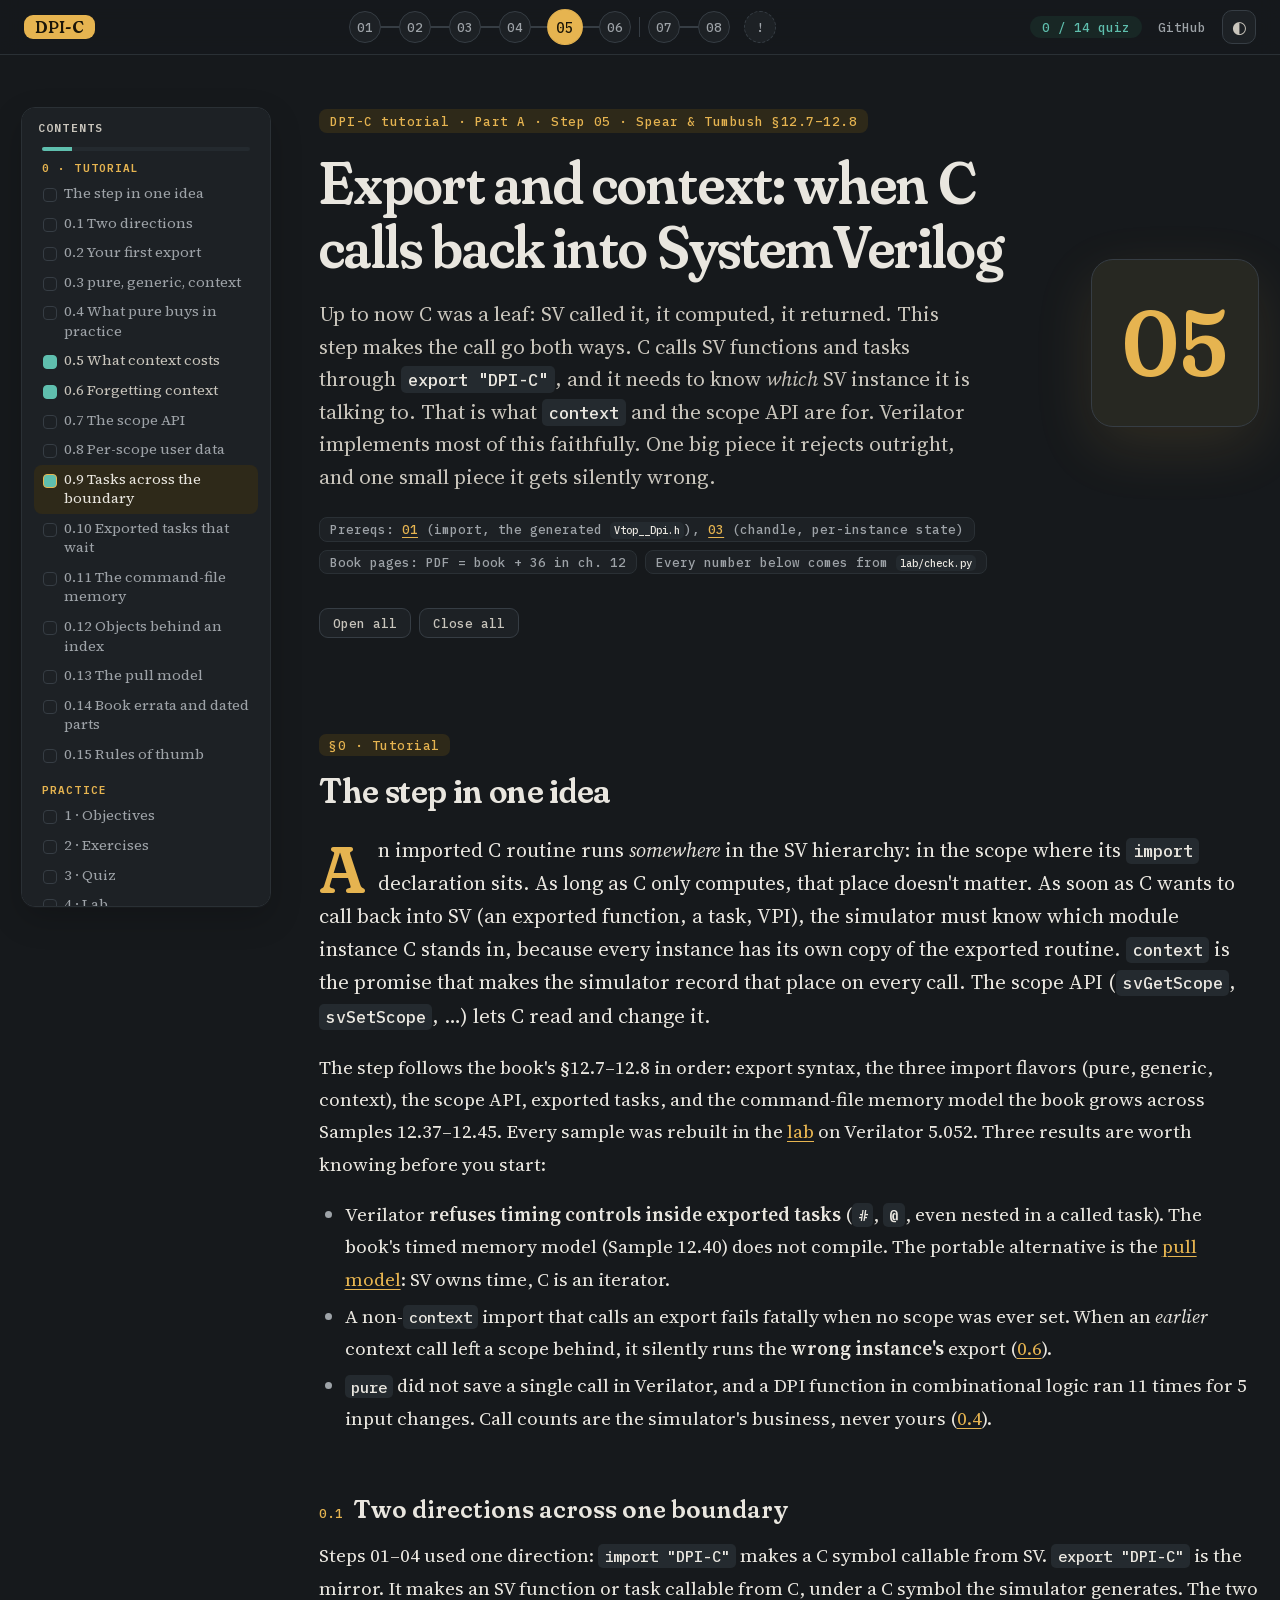
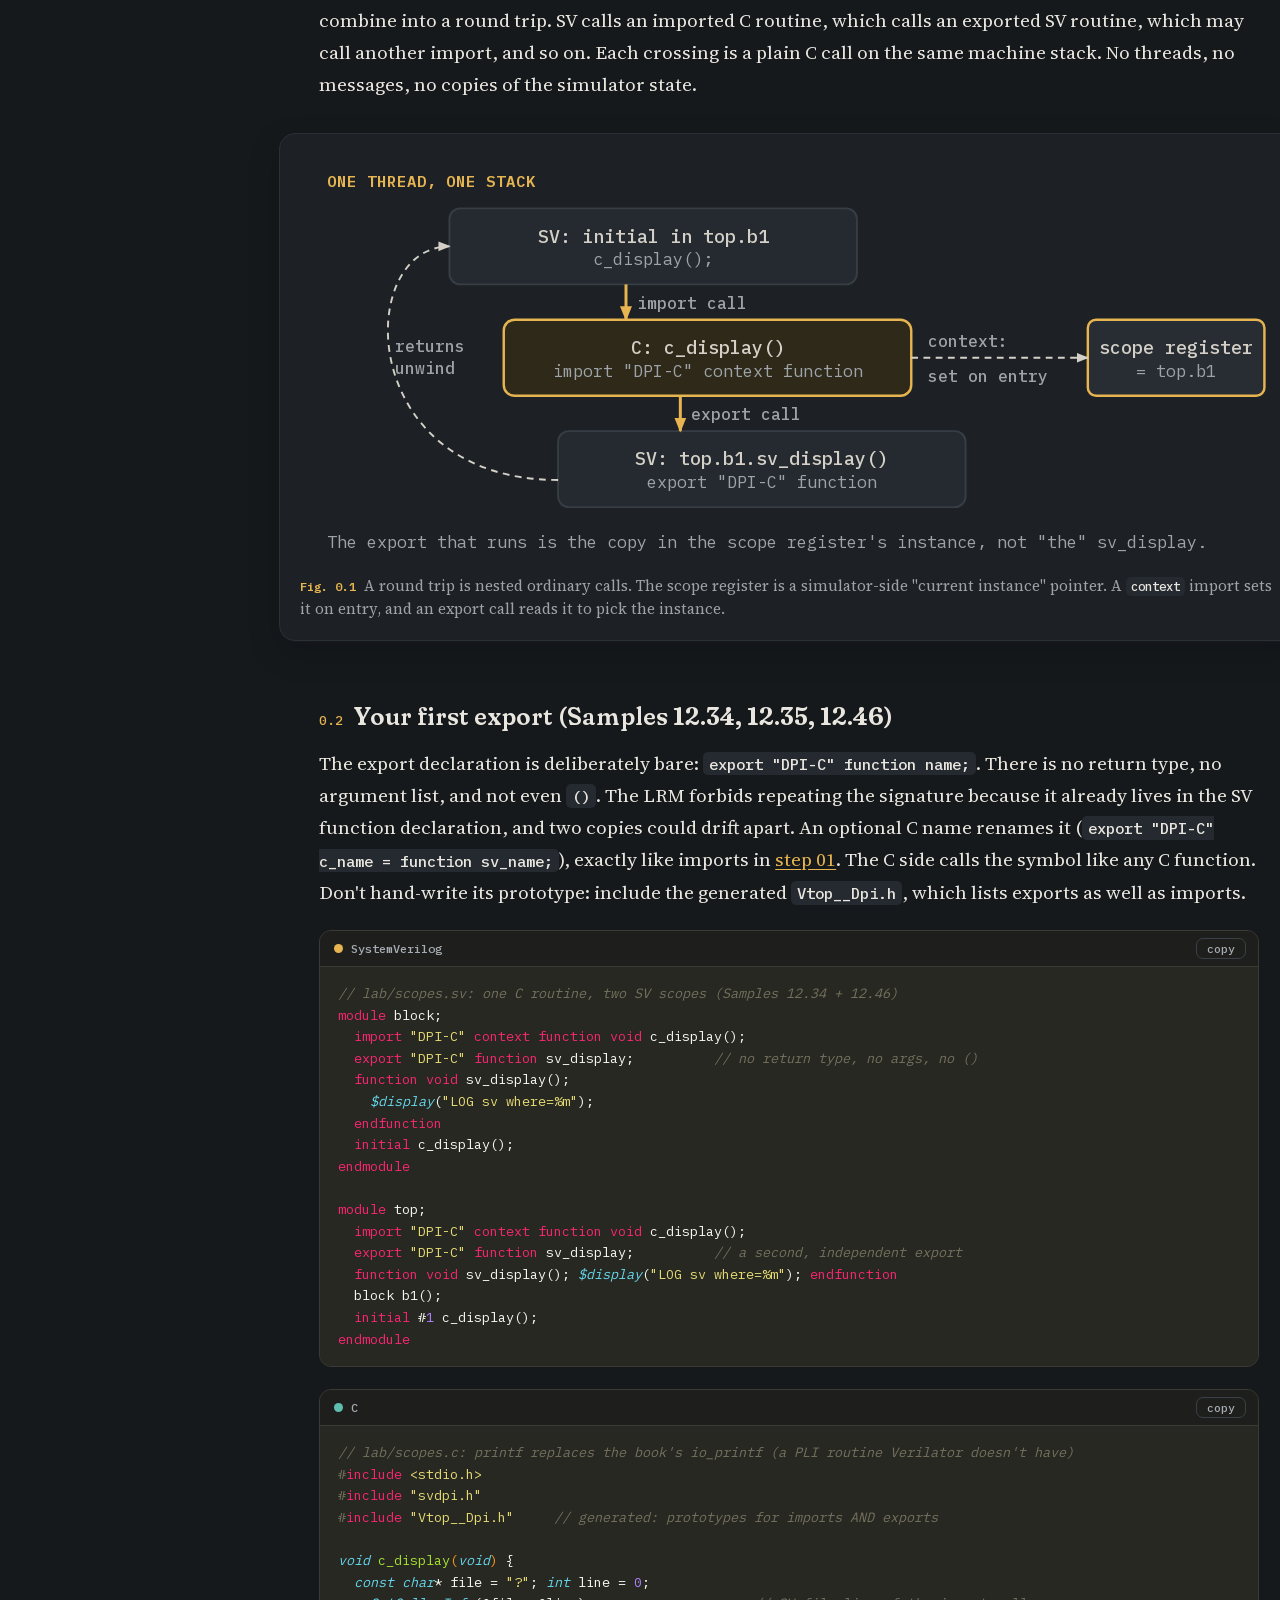
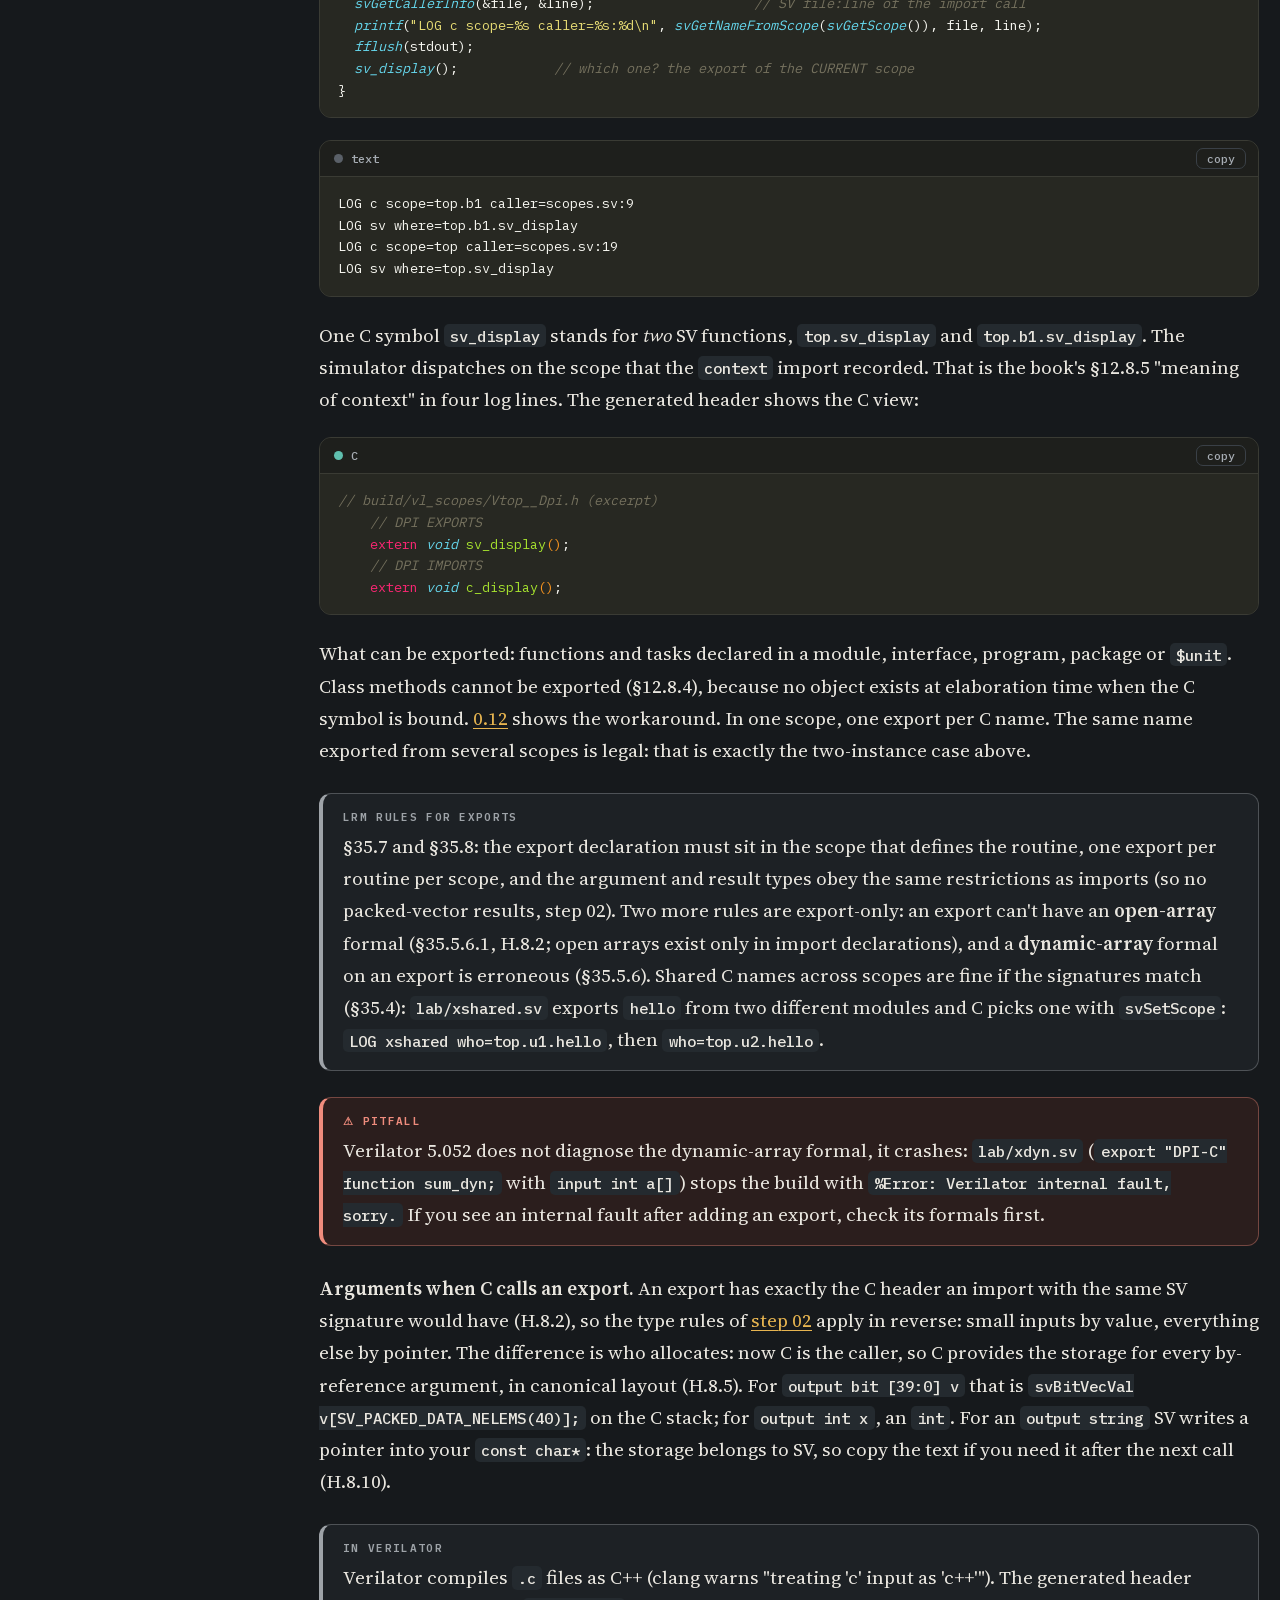
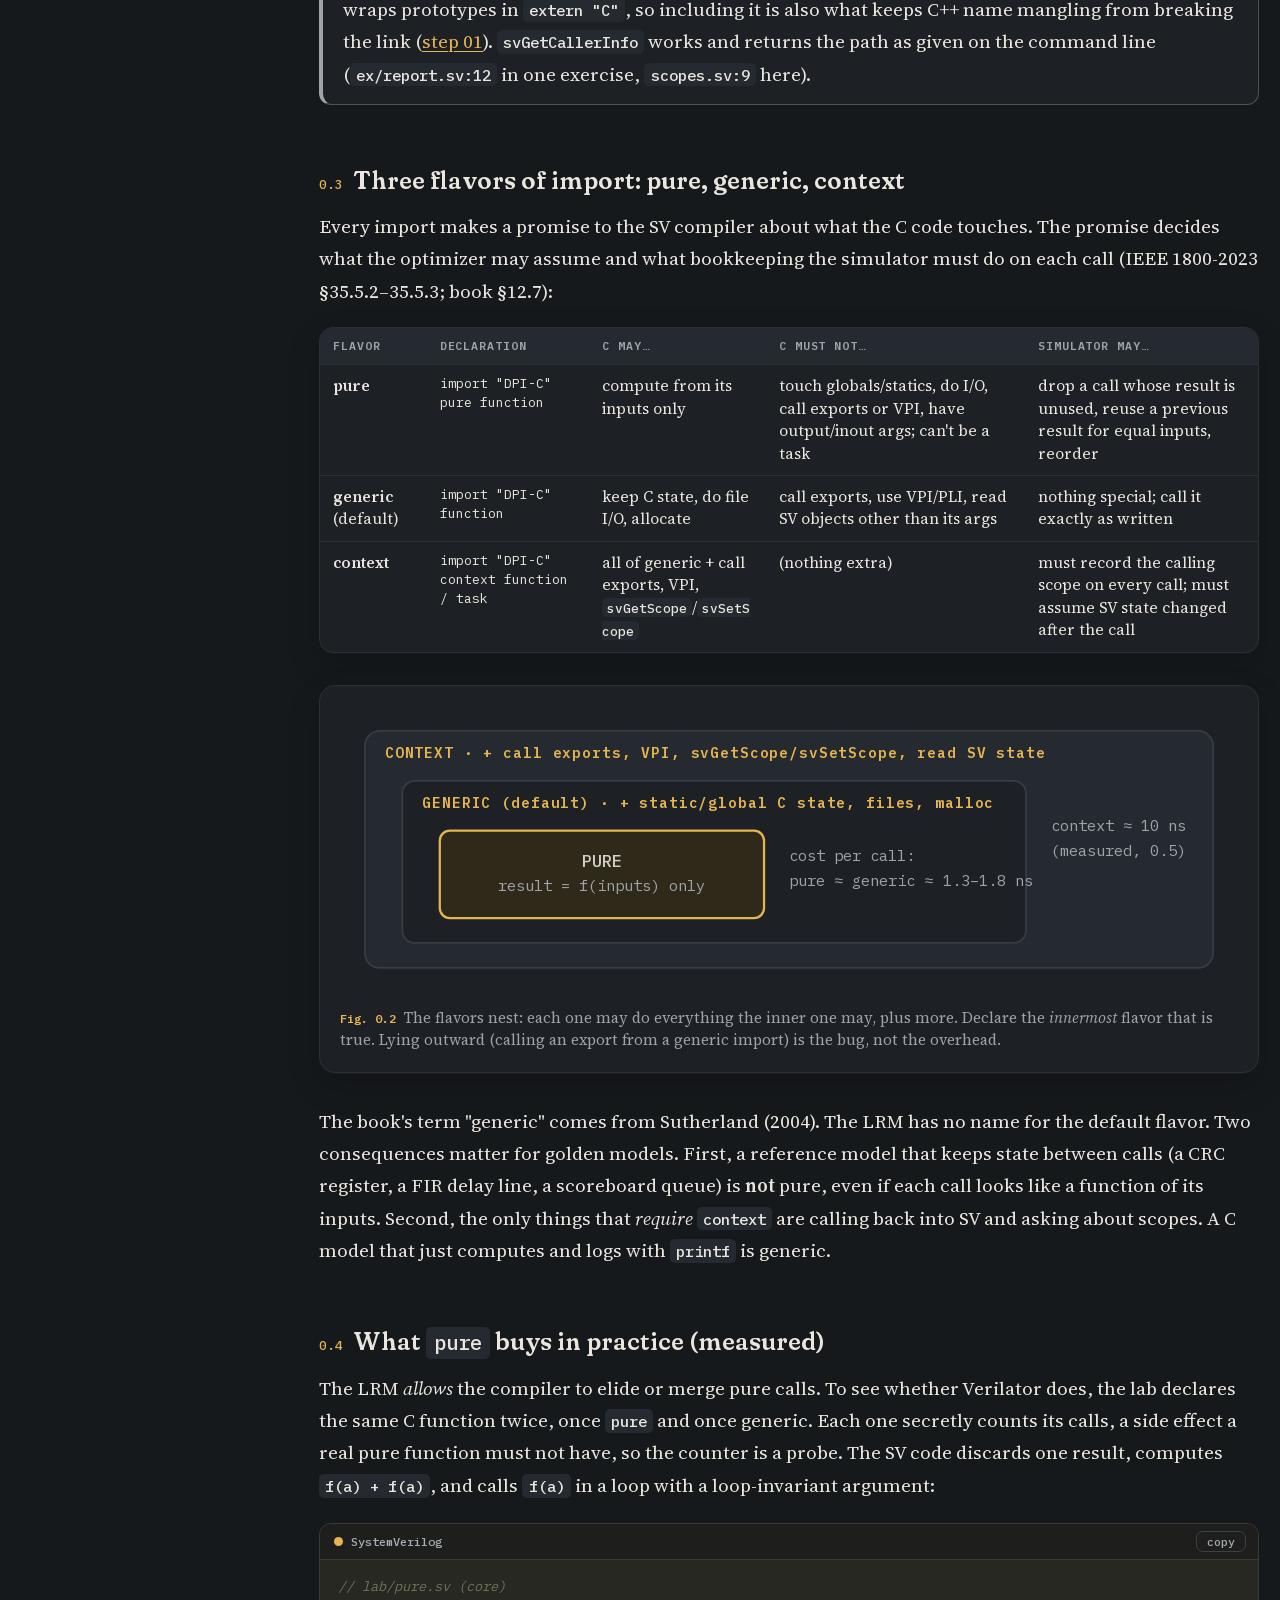
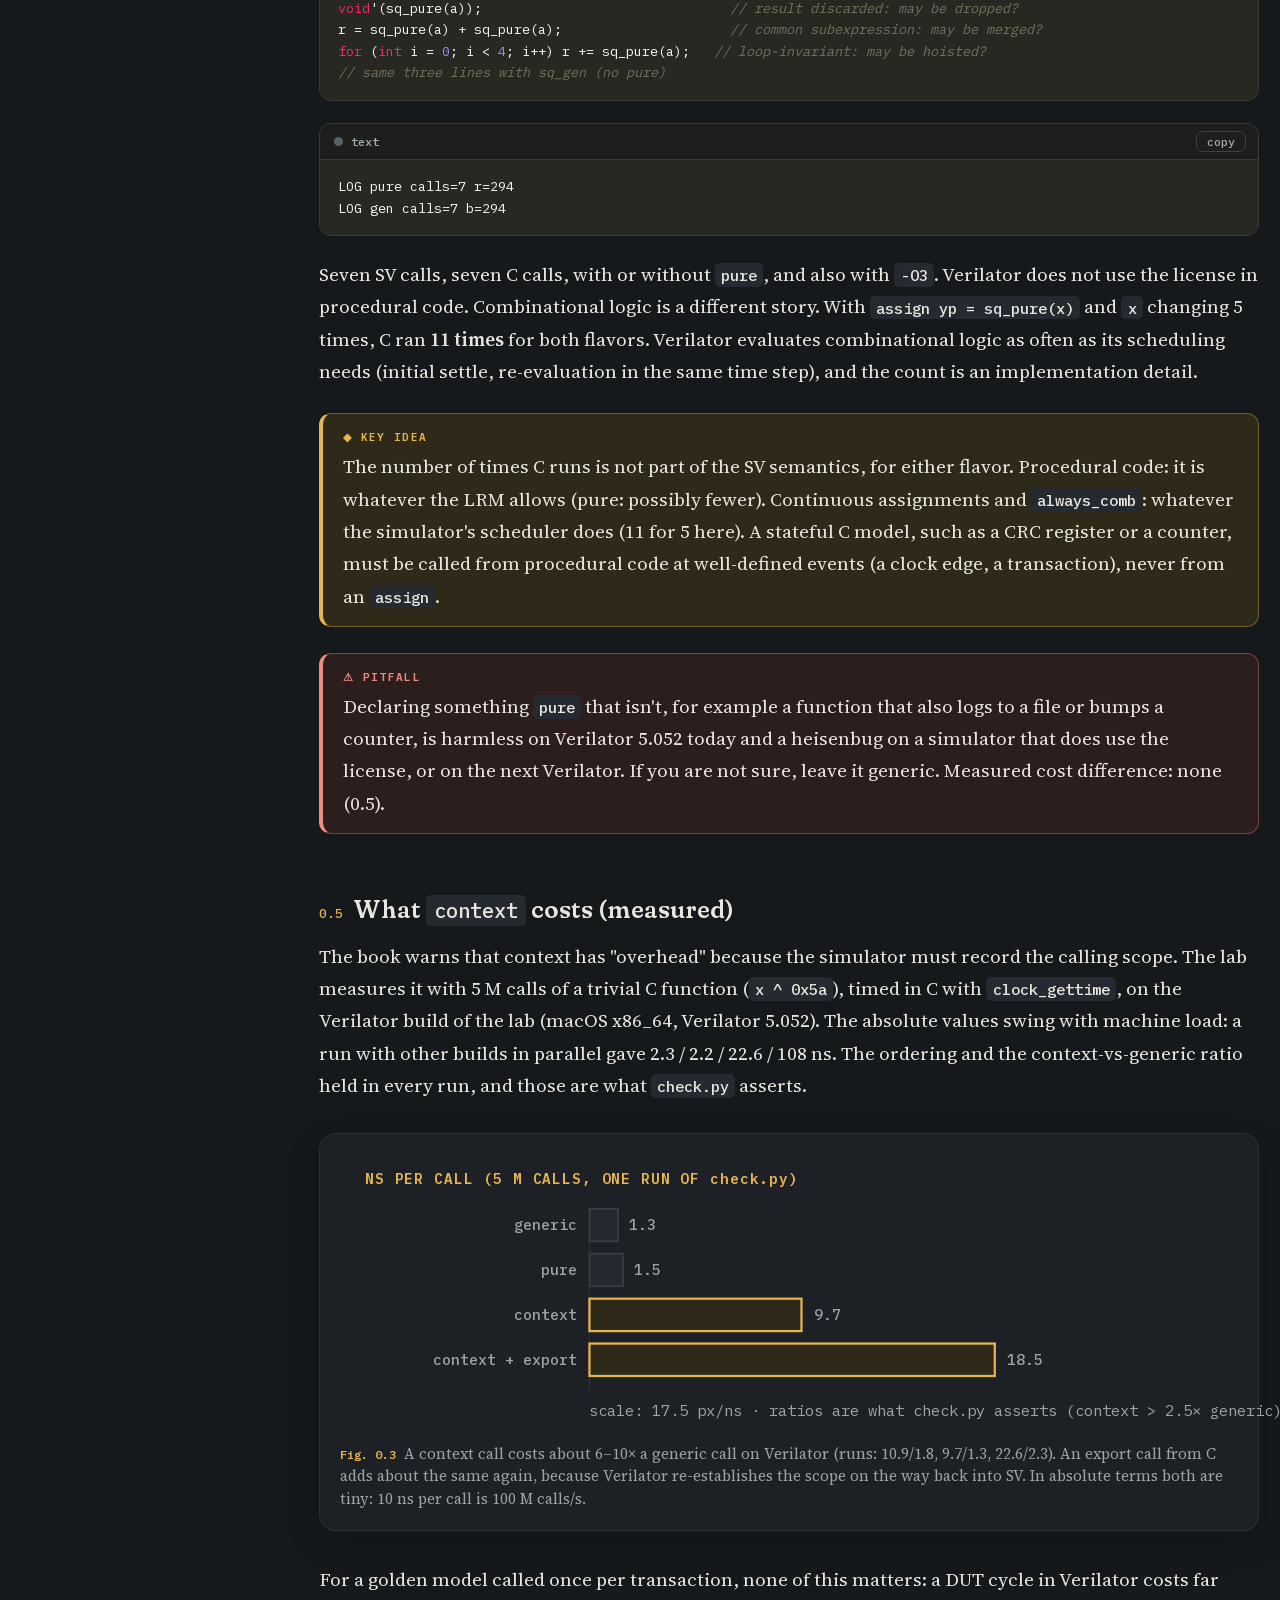
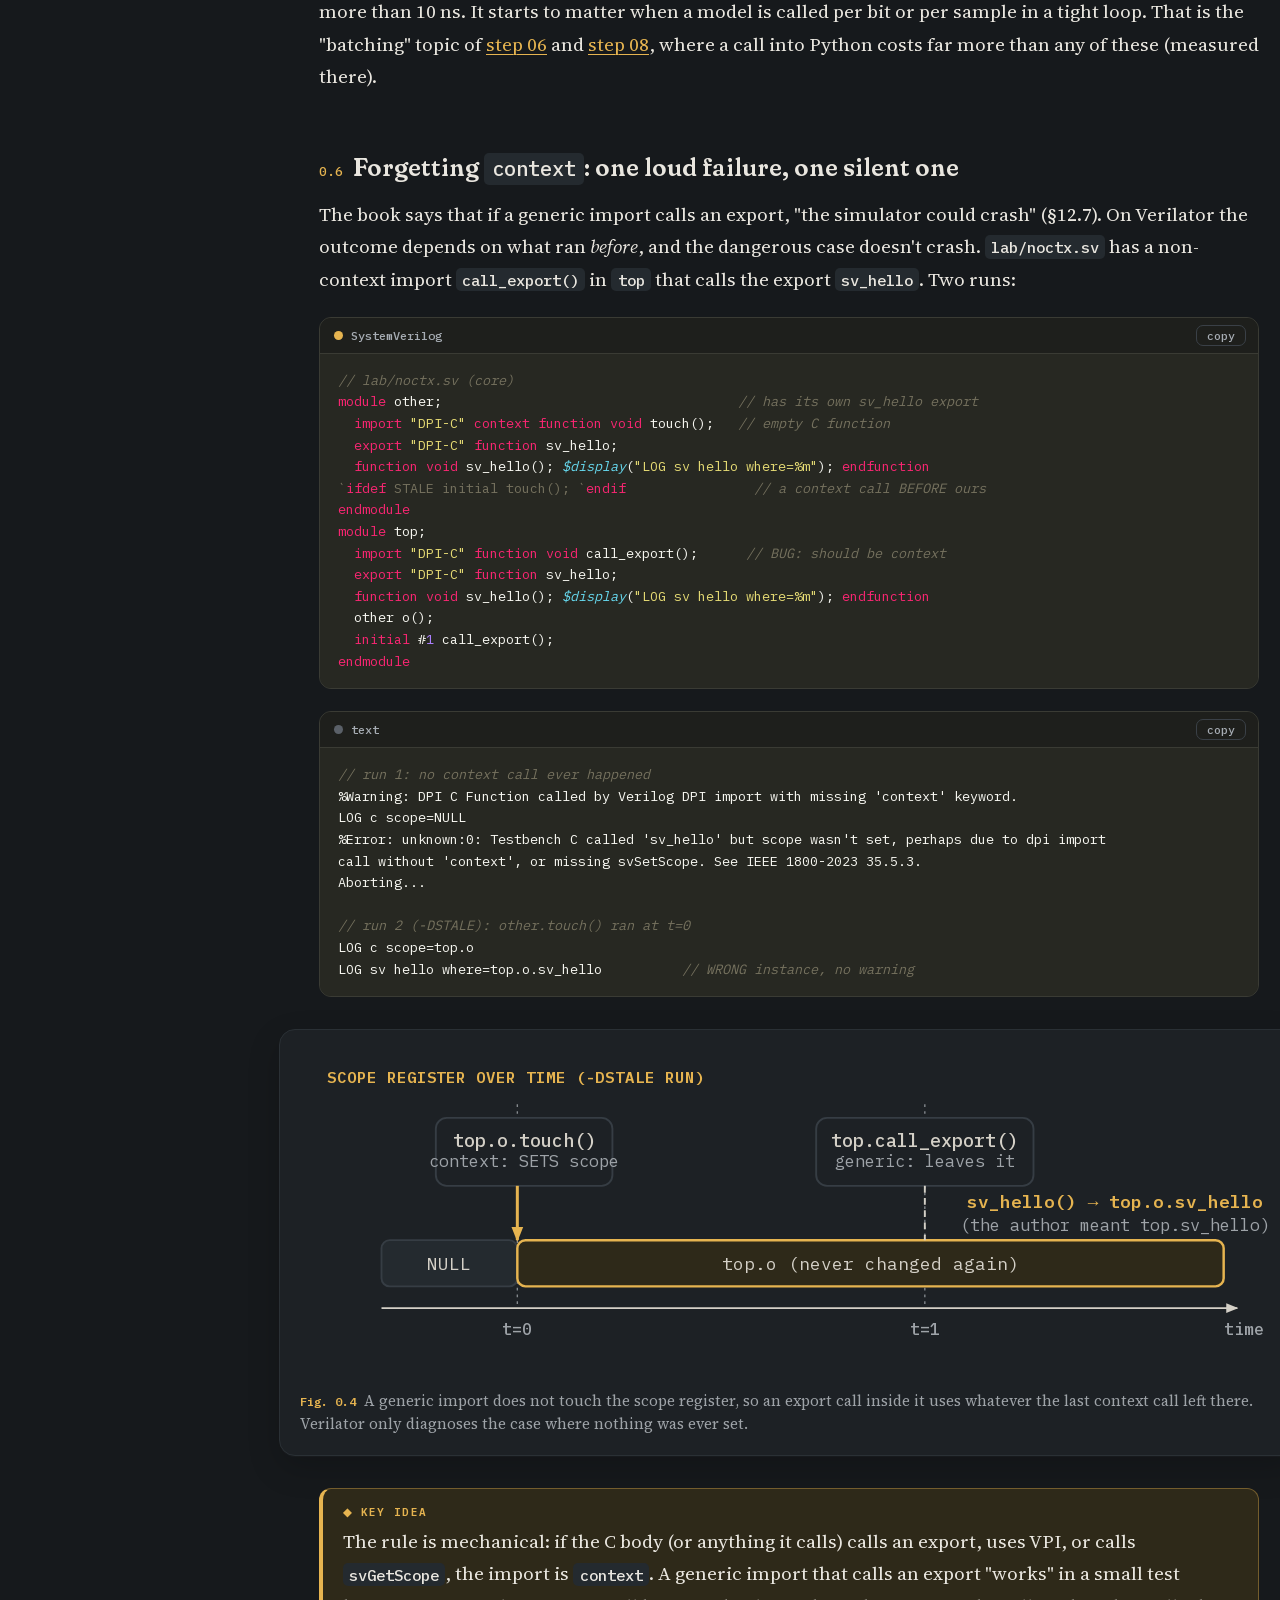
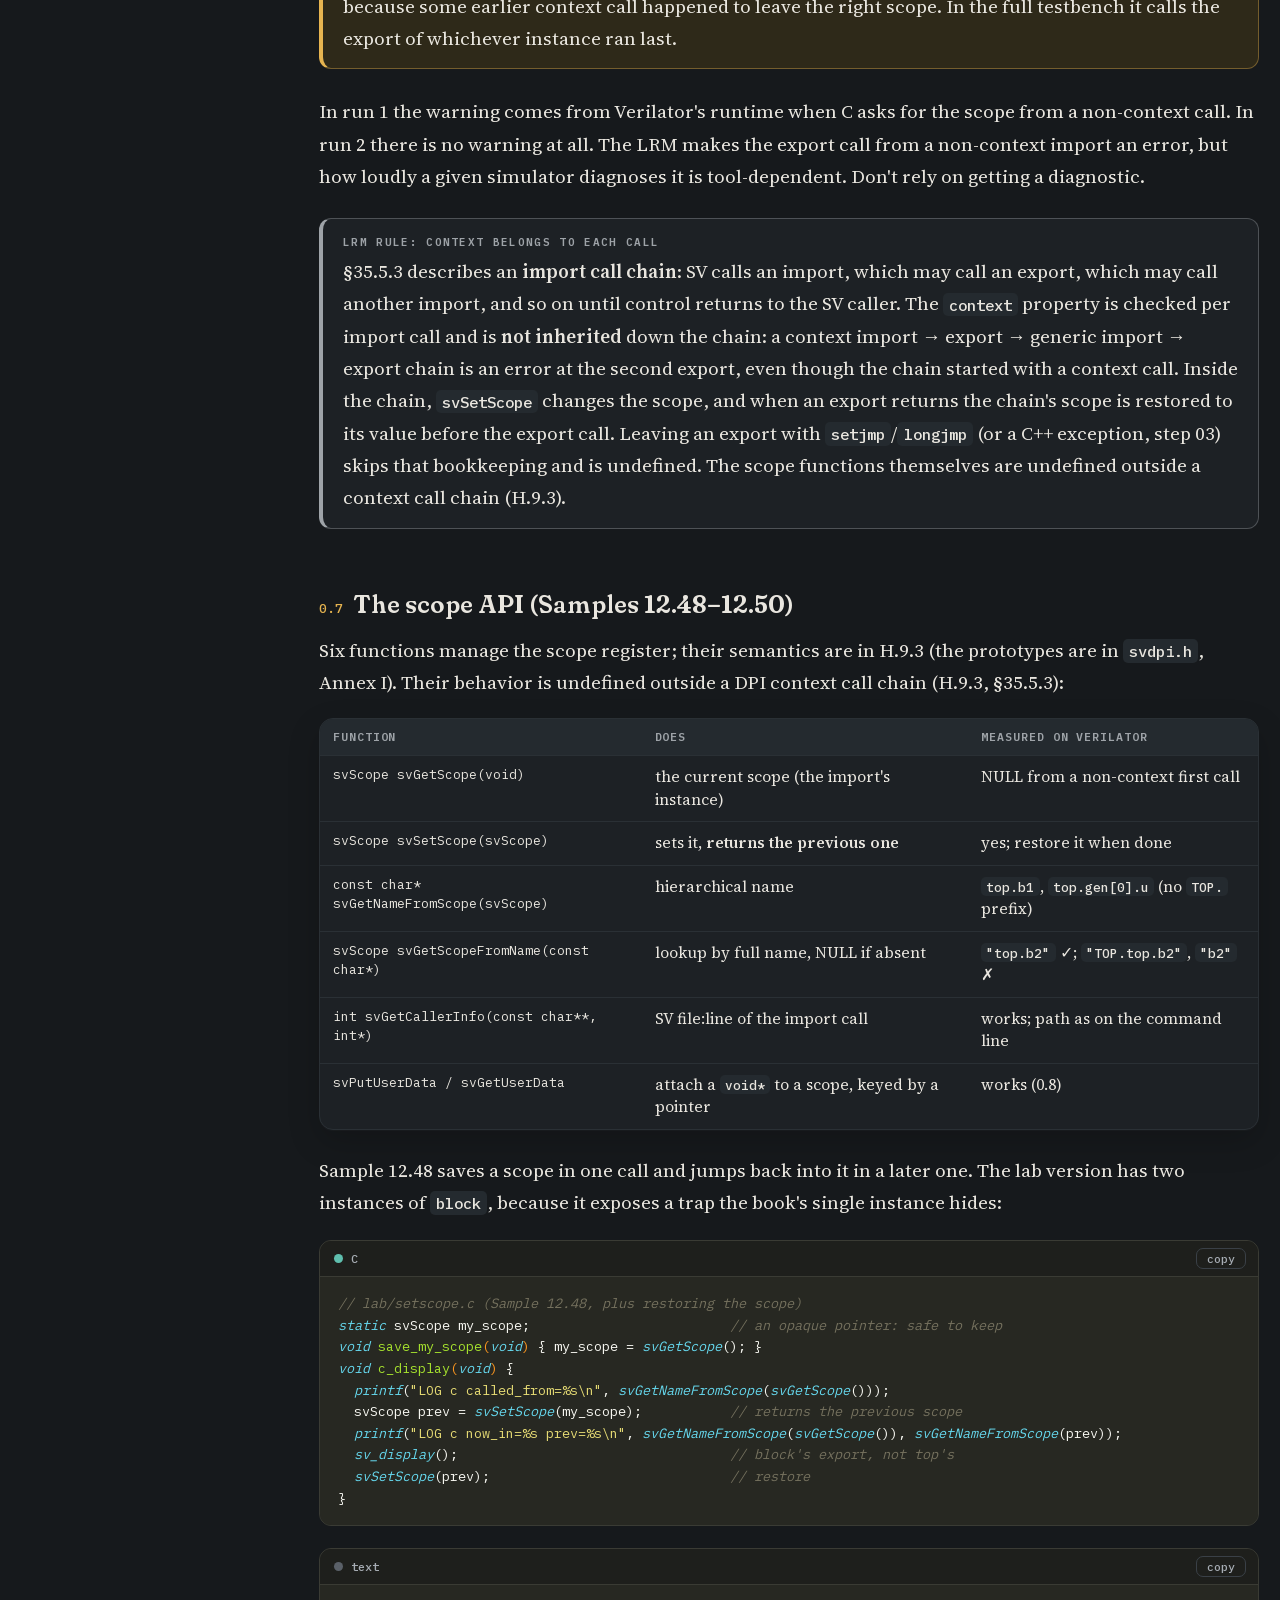
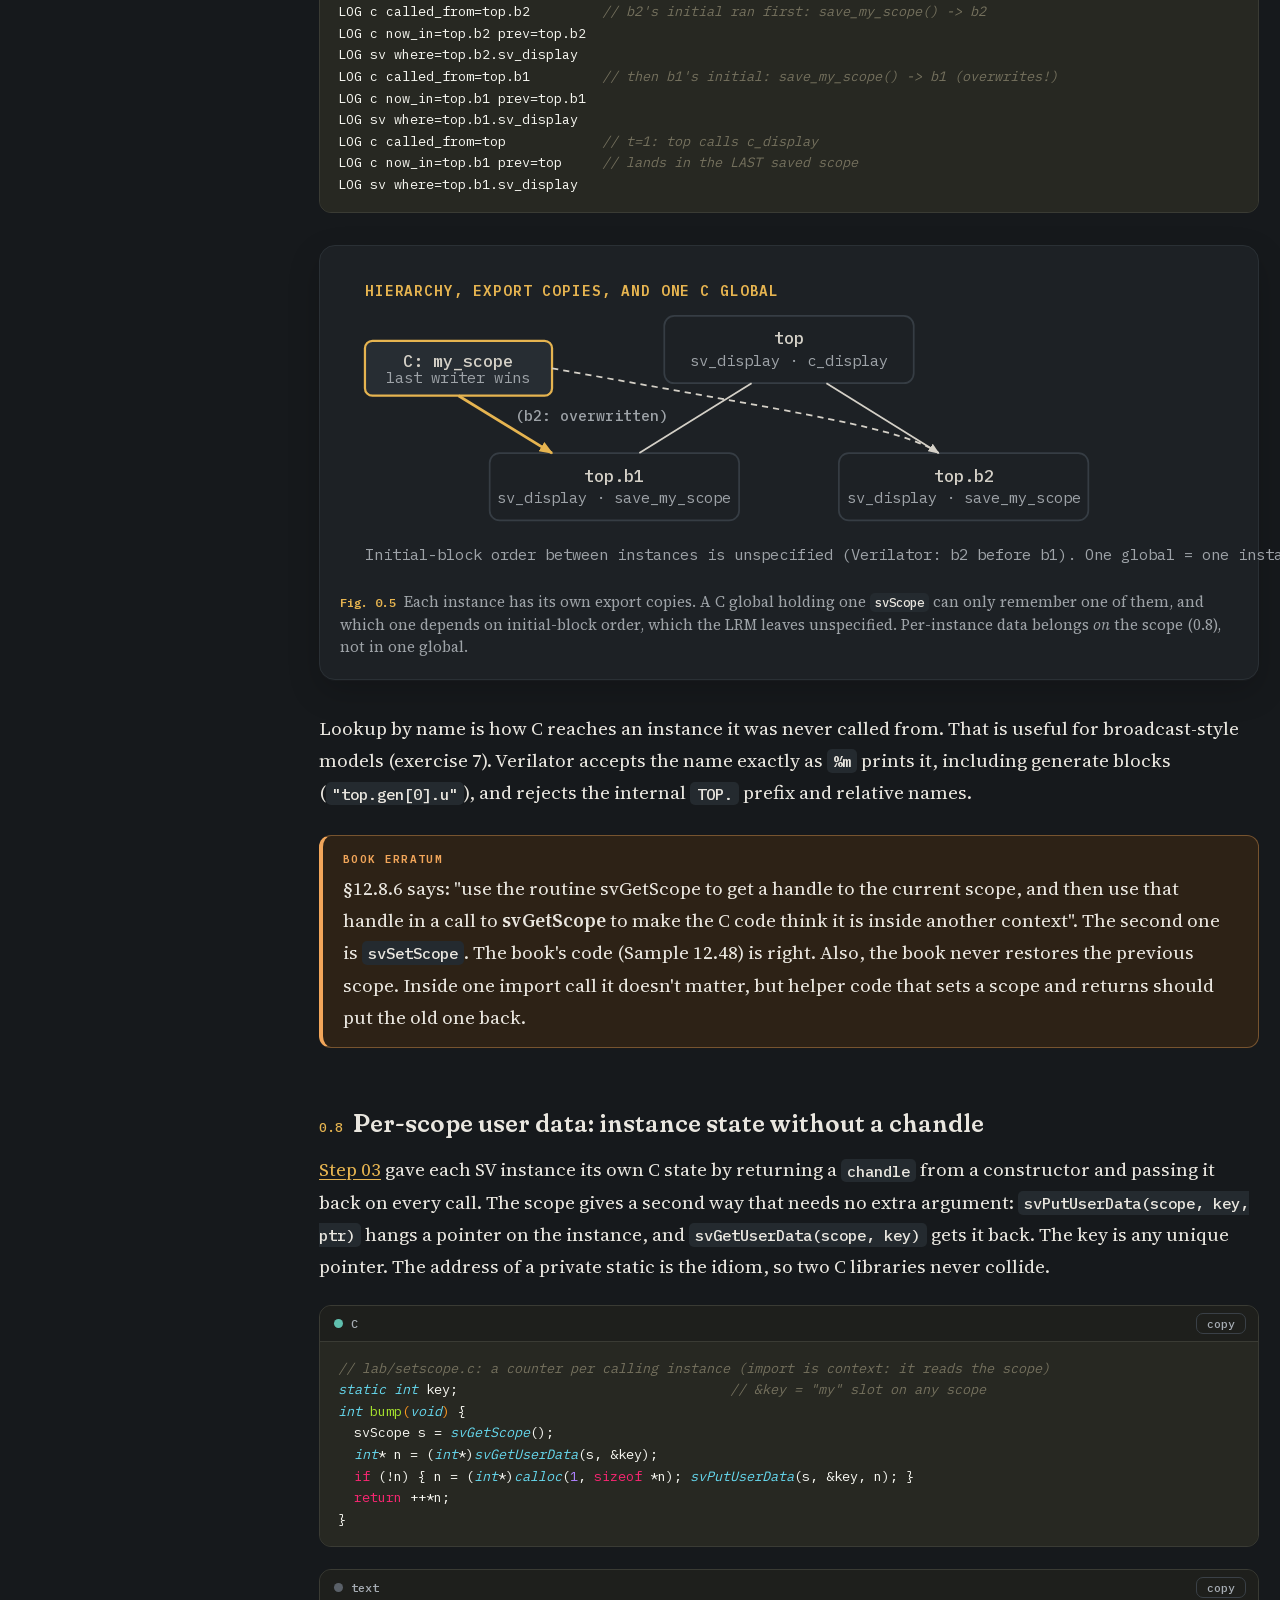
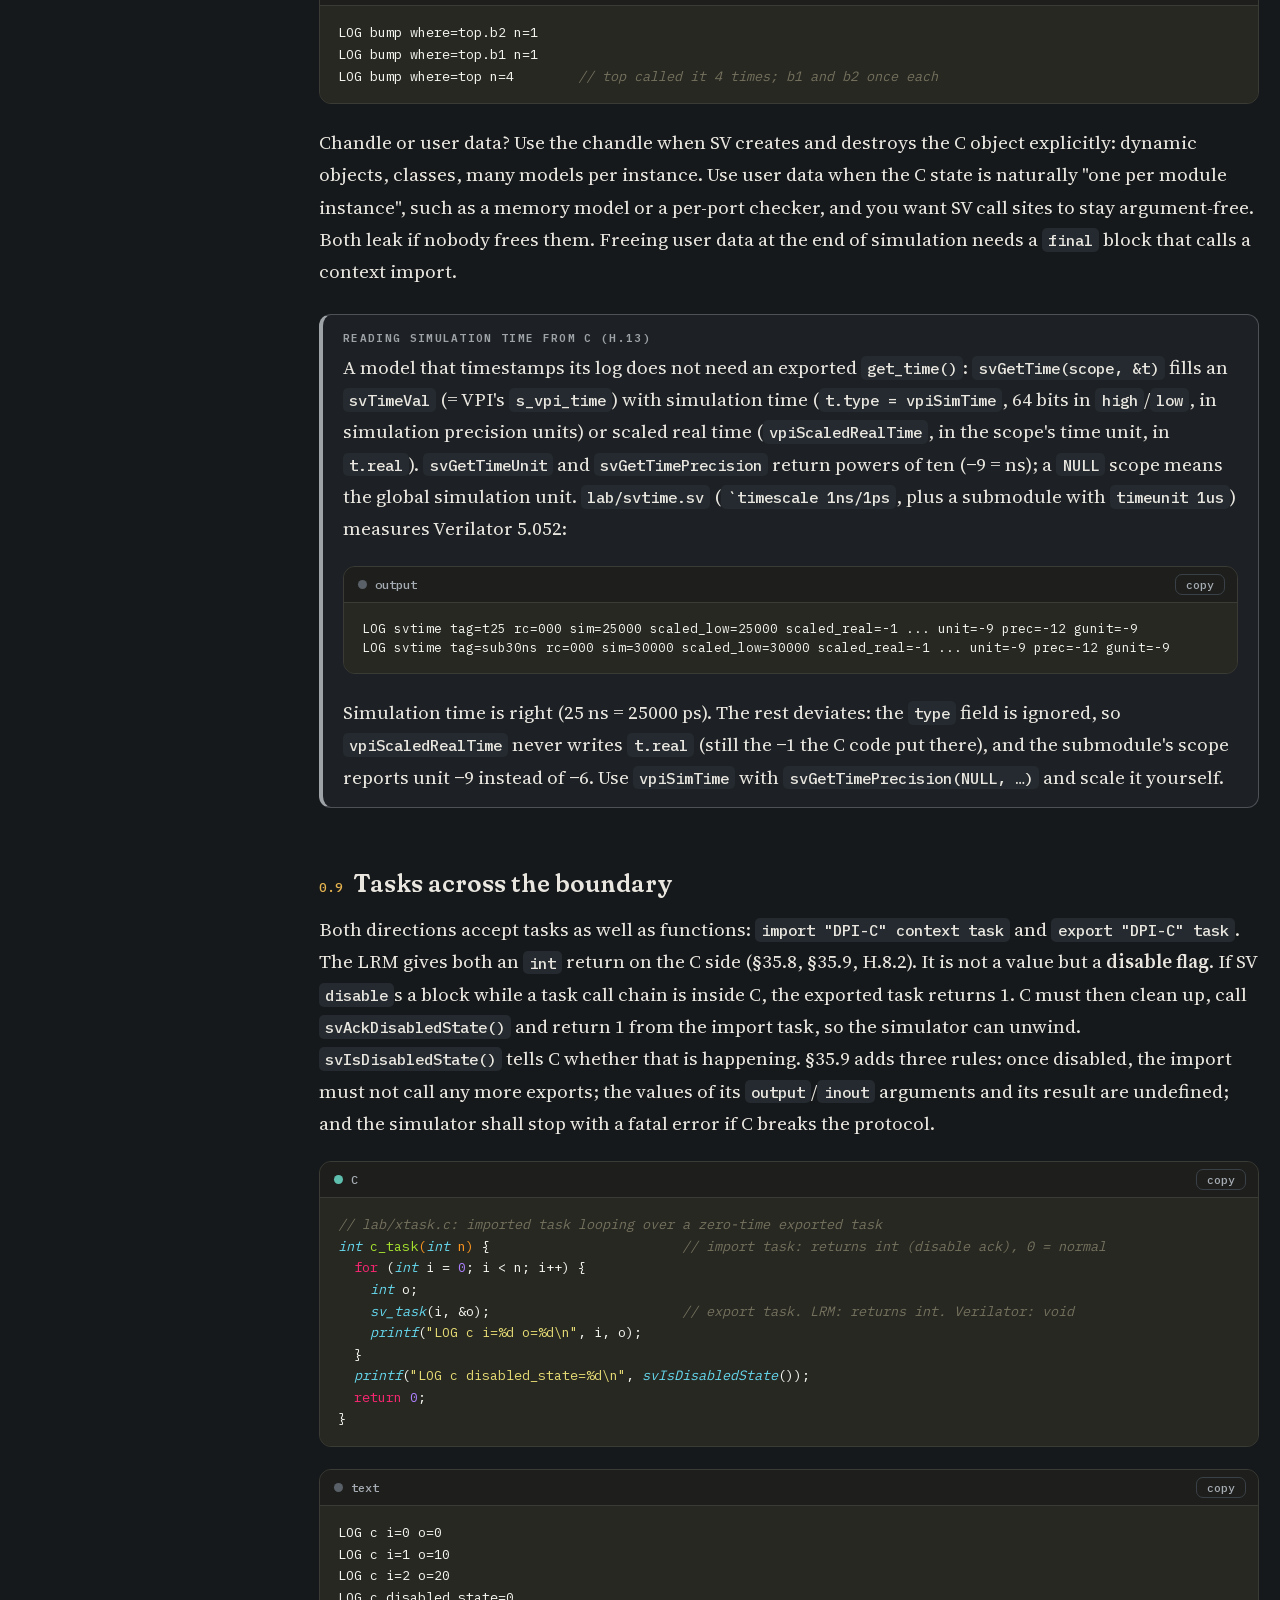
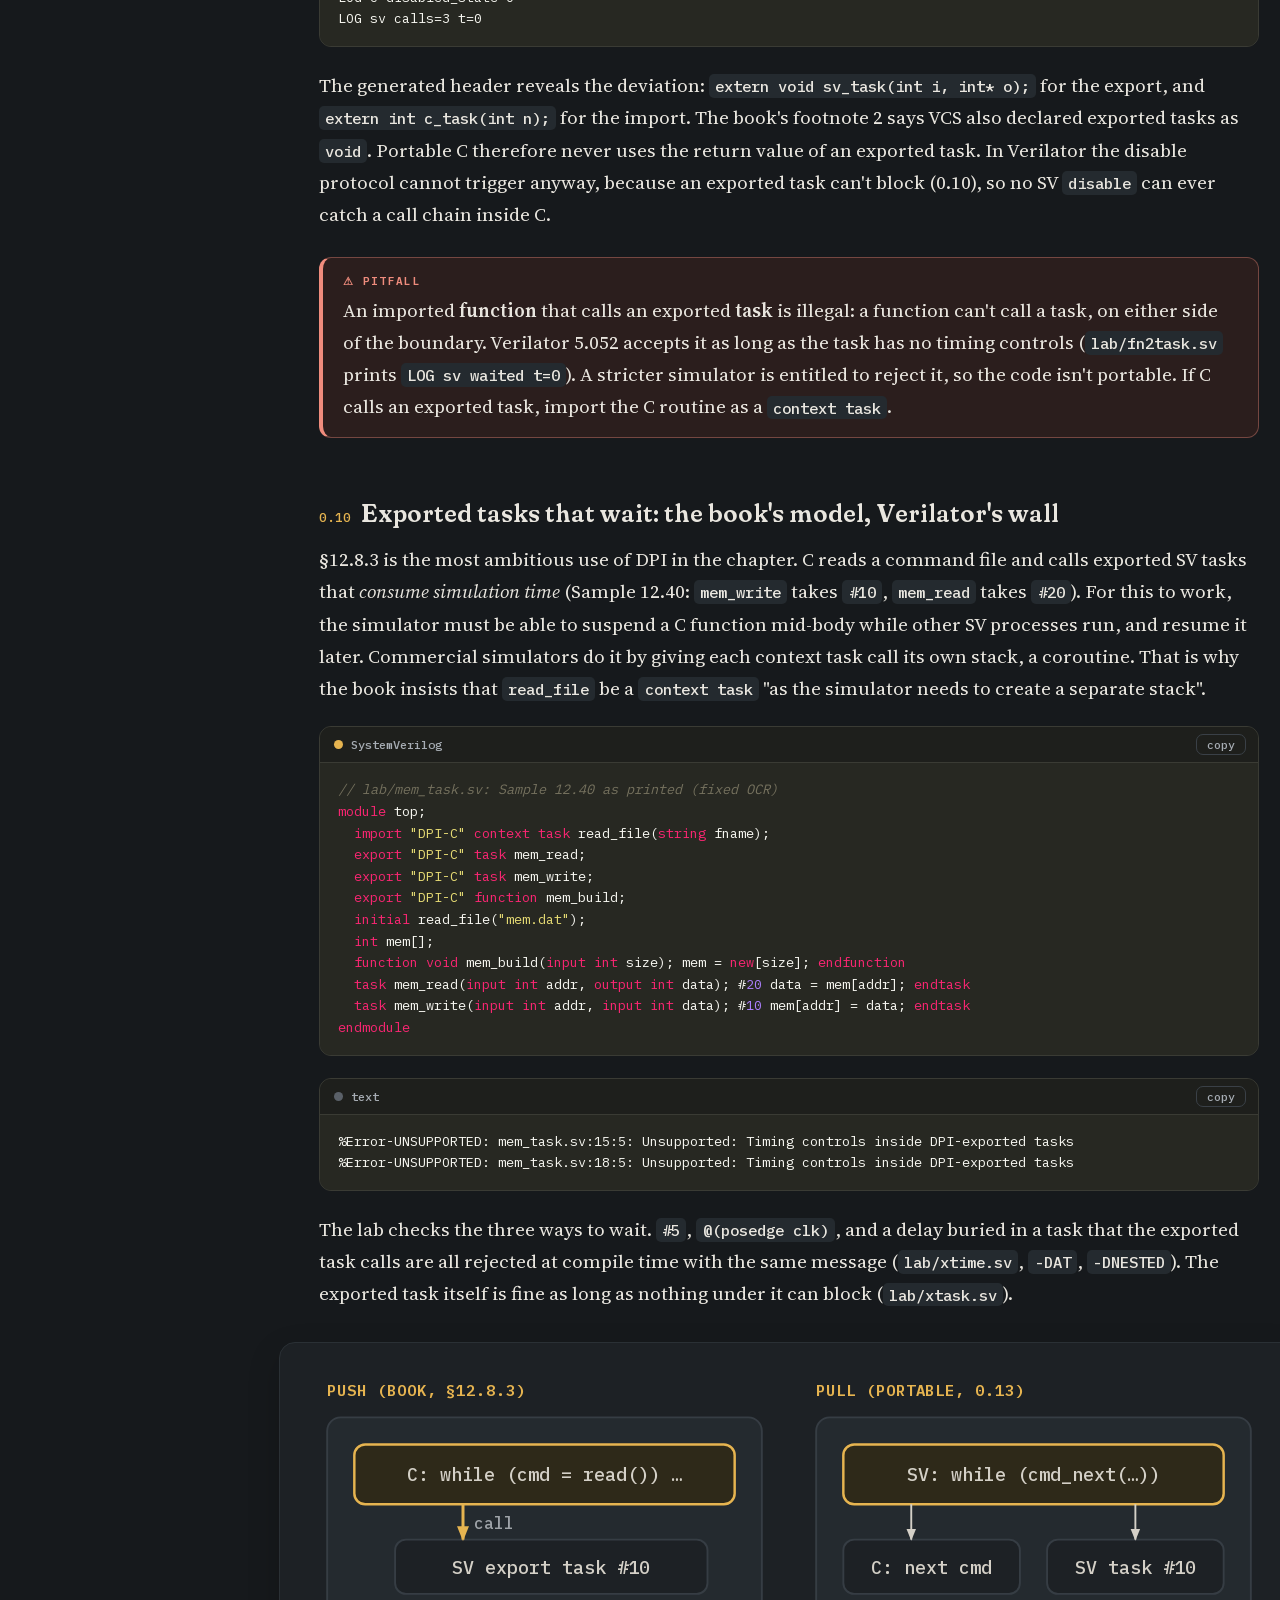
<file: tutorial/05_export_and_context/guide.html>
<!doctype html>
<html lang="en">
<head>
<meta charset="utf-8">
<meta name="viewport" content="width=device-width, initial-scale=1">
<title>DPI-C 05: Export and Context</title>
<link rel="stylesheet" href="../assets/katex/katex.min.css">
<link rel="stylesheet" href="../assets/guide.css">
<link rel="stylesheet" href="../assets/quiz.css">
<script defer src="../assets/katex/katex.min.js"></script>
<script defer src="../assets/katex/contrib/auto-render.min.js"></script>
<script defer src="../assets/quiz.js"></script>
<script>try{var t=localStorage.getItem('dpic-theme');if(t)document.documentElement.dataset.theme=t}catch(e){}</script>
<script defer src="../assets/guide.js"></script>
</head>
<body>
<svg class="dg-defs" aria-hidden="true" focusable="false"><defs>
  <marker id="ah" viewBox="0 0 10 10" refX="9" refY="5" markerWidth="9" markerHeight="9" markerUnits="userSpaceOnUse" orient="auto-start-reverse"><path class="ah" d="M0,1 L10,5 L0,9 z"/></marker>
  <marker id="ah-acc" viewBox="0 0 10 10" refX="9" refY="5" markerWidth="11" markerHeight="11" markerUnits="userSpaceOnUse" orient="auto-start-reverse"><path class="ah-acc" d="M0,1 L10,5 L0,9 z"/></marker>
  <marker id="ah-2" viewBox="0 0 10 10" refX="9" refY="5" markerWidth="9" markerHeight="9" markerUnits="userSpaceOnUse" orient="auto-start-reverse"><path class="ah-2" d="M0,1 L10,5 L0,9 z"/></marker>
</defs></svg>

<div class="page">
<details class="toc" id="toc"><summary>Contents</summary><nav><ol>
<li class="grp">0 · Tutorial</li>
<li><a href="#tut">The step in one idea</a></li>
<li><a href="#t-dir">0.1 Two directions</a></li>
<li><a href="#t-export">0.2 Your first export</a></li>
<li><a href="#t-flavors">0.3 pure, generic, context</a></li>
<li><a href="#t-pure">0.4 What pure buys in practice</a></li>
<li><a href="#t-cost">0.5 What context costs</a></li>
<li><a href="#t-missing">0.6 Forgetting context</a></li>
<li><a href="#t-scope">0.7 The scope API</a></li>
<li><a href="#t-user">0.8 Per-scope user data</a></li>
<li><a href="#t-tasks">0.9 Tasks across the boundary</a></li>
<li><a href="#t-time">0.10 Exported tasks that wait</a></li>
<li><a href="#t-mem">0.11 The command-file memory</a></li>
<li><a href="#t-objs">0.12 Objects behind an index</a></li>
<li><a href="#t-pull">0.13 The pull model</a></li>
<li><a href="#t-errata">0.14 Book errata and dated parts</a></li>
<li><a href="#t-rules">0.15 Rules of thumb</a></li>
<li class="grp">Practice</li>
<li><a href="#s1">1 · Objectives</a></li>
<li><a href="#s2">2 · Exercises</a></li>
<li><a href="#s3">3 · Quiz</a></li>
<li><a href="#s4">4 · Lab</a></li>
<li><a href="#s5">5 · Cheat sheet</a></li>
</ol></nav></details>

<main>
<p class="kicker">DPI-C tutorial · Part A · Step 05 · Spear &amp; Tumbush §12.7–12.8</p>
<h1>Export and context: when C calls back into SystemVerilog</h1>
<p class="deck">Up to now C was a leaf: SV called it, it computed, it returned. This step makes the call go both ways. C calls SV functions and tasks through <code>export "DPI-C"</code>, and it needs to know <em>which</em> SV instance it is talking to. That is what <code>context</code> and the scope API are for. Verilator implements most of this faithfully. One big piece it rejects outright, and one small piece it gets silently wrong.</p>
<p class="meta"><span>Prereqs: <a href="../01_first_call/guide.html">01</a> (import, the generated <code>Vtop__Dpi.h</code>), <a href="../03_state_and_handles/guide.html">03</a> (chandle, per-instance state)</span><span>Book pages: PDF = book + 36 in ch. 12</span><span>Every number below comes from <code>lab/check.py</code></span></p>
<div class="tools"><button onclick="setAll(true)">Open all</button><button onclick="setAll(false)">Close all</button></div>

<h2 id="tut"><span class="no">§0 · Tutorial</span>The step in one idea</h2>
<p class="lead">An imported C routine runs <em>somewhere</em> in the SV hierarchy: in the scope where its <code>import</code> declaration sits. As long as C only computes, that place doesn't matter. As soon as C wants to call back into SV (an exported function, a task, VPI), the simulator must know which module instance C stands in, because every instance has its own copy of the exported routine. <code>context</code> is the promise that makes the simulator record that place on every call. The scope API (<code>svGetScope</code>, <code>svSetScope</code>, …) lets C read and change it.</p>
<p>The step follows the book's §12.7–12.8 in order: export syntax, the three import flavors (pure, generic, context), the scope API, exported tasks, and the command-file memory model the book grows across Samples 12.37–12.45. Every sample was rebuilt in the <a href="#s4">lab</a> on Verilator 5.052. Three results are worth knowing before you start:</p>
<ul>
<li>Verilator <b>refuses timing controls inside exported tasks</b> (<code>#</code>, <code>@</code>, even nested in a called task). The book's timed memory model (Sample 12.40) does not compile. The portable alternative is the <a href="#t-pull">pull model</a>: SV owns time, C is an iterator.</li>
<li>A non-<code>context</code> import that calls an export fails fatally when no scope was ever set. When an <em>earlier</em> context call left a scope behind, it silently runs the <b>wrong instance's</b> export (<a href="#t-missing">0.6</a>).</li>
<li><code>pure</code> did not save a single call in Verilator, and a DPI function in combinational logic ran 11 times for 5 input changes. Call counts are the simulator's business, never yours (<a href="#t-pure">0.4</a>).</li>
</ul>

<!-- 0.1 -->
<h3 id="t-dir"><span class="no">0.1</span>Two directions across one boundary</h3>
<p>Steps 01–04 used one direction: <code>import "DPI-C"</code> makes a C symbol callable from SV. <code>export "DPI-C"</code> is the mirror. It makes an SV function or task callable from C, under a C symbol the simulator generates. The two combine into a round trip. SV calls an imported C routine, which calls an exported SV routine, which may call another import, and so on. Each crossing is a plain C call on the same machine stack. No threads, no messages, no copies of the simulator state.</p>
<figure class="fig wide">
<svg class="dg" viewBox="0 0 720 300" role="img" aria-label="Call stack of a round trip: SV initial block calls imported C function c_display, which calls exported SV function sv_display; frames stack downward, the scope register records which instance made the call.">
<text class="ttl" x="20" y="24">ONE THREAD, ONE STACK</text>
<rect class="box soft" x="110" y="40" width="300" height="56" rx="8"/><text class="lbl" x="260" y="60">SV: initial in top.b1</text><text class="note mid" x="260" y="82">c_display();</text>
<rect class="box hot" x="150" y="122" width="300" height="56" rx="8"/><text class="lbl" x="300" y="142">C: c_display()</text><text class="note mid" x="300" y="164">import "DPI-C" context function</text>
<rect class="box soft" x="190" y="204" width="300" height="56" rx="8"/><text class="lbl" x="340" y="224">SV: top.b1.sv_display()</text><text class="note mid" x="340" y="246">export "DPI-C" function</text>
<path class="e hot" d="M240,96 V122" marker-end="url(#ah-acc)"/><text class="t" x="248" y="114">import call</text>
<path class="e hot" d="M280,178 V204" marker-end="url(#ah-acc)"/><text class="t" x="288" y="196">export call</text>
<path class="e dash" d="M190,240 C40,240 40,68 110,68" marker-end="url(#ah)"/><text class="t" x="70" y="146">returns</text><text class="t" x="70" y="162">unwind</text>
<rect class="reg hot" x="580" y="122" width="130" height="56" rx="6"/><text class="lbl" x="645" y="142">scope register</text><text class="note mid" x="645" y="164">= top.b1</text>
<path class="e dash" d="M450,150 H580" marker-end="url(#ah)"/><text class="t" x="462" y="142">context:</text><text class="t" x="462" y="168">set on entry</text>
<text class="note" x="20" y="290">The export that runs is the copy in the scope register's instance, not "the" sv_display.</text>
</svg>
<figcaption><b>Fig. 0.1</b>A round trip is nested ordinary calls. The scope register is a simulator-side "current instance" pointer. A <code>context</code> import sets it on entry, and an export call reads it to pick the instance.</figcaption>
</figure>

<!-- 0.2 -->
<h3 id="t-export"><span class="no">0.2</span>Your first export (Samples 12.34, 12.35, 12.46)</h3>
<p>The export declaration is deliberately bare: <code>export "DPI-C" function name;</code>. There is no return type, no argument list, and not even <code>()</code>. The LRM forbids repeating the signature because it already lives in the SV function declaration, and two copies could drift apart. An optional C name renames it (<code>export "DPI-C" c_name = function sv_name;</code>), exactly like imports in <a href="../01_first_call/guide.html">step 01</a>. The C side calls the symbol like any C function. Don't hand-write its prototype: include the generated <code>Vtop__Dpi.h</code>, which lists exports as well as imports.</p>
<pre class="sv"><code><span class="c">// lab/scopes.sv: one C routine, two SV scopes (Samples 12.34 + 12.46)</span>
<span class="k">module</span> block;
  <span class="k">import</span> "DPI-C" <span class="k">context function void</span> c_display();
  <span class="k">export</span> "DPI-C" <span class="k">function</span> sv_display;          <span class="c">// no return type, no args, no ()</span>
  <span class="k">function void</span> sv_display();
    $display("LOG sv where=%m");
  <span class="k">endfunction</span>
  <span class="k">initial</span> c_display();
<span class="k">endmodule</span>

<span class="k">module</span> top;
  <span class="k">import</span> "DPI-C" <span class="k">context function void</span> c_display();
  <span class="k">export</span> "DPI-C" <span class="k">function</span> sv_display;          <span class="c">// a second, independent export</span>
  <span class="k">function void</span> sv_display(); $display("LOG sv where=%m"); <span class="k">endfunction</span>
  block b1();
  <span class="k">initial</span> #1 c_display();
<span class="k">endmodule</span></code></pre>
<pre class="c"><code><span class="c">// lab/scopes.c: printf replaces the book's io_printf (a PLI routine Verilator doesn't have)</span>
#include &lt;stdio.h&gt;
#include "svdpi.h"
#include "Vtop__Dpi.h"     <span class="c">// generated: prototypes for imports AND exports</span>

void c_display(void) {
  const char* file = "?"; int line = 0;
  svGetCallerInfo(&amp;file, &amp;line);                    <span class="c">// SV file:line of the import call</span>
  printf("LOG c scope=%s caller=%s:%d\n", svGetNameFromScope(svGetScope()), file, line);
  fflush(stdout);
  sv_display();            <span class="c">// which one? the export of the CURRENT scope</span>
}</code></pre>
<pre><code>LOG c scope=top.b1 caller=scopes.sv:9
LOG sv where=top.b1.sv_display
LOG c scope=top caller=scopes.sv:19
LOG sv where=top.sv_display</code></pre>
<p>One C symbol <code>sv_display</code> stands for <em>two</em> SV functions, <code>top.sv_display</code> and <code>top.b1.sv_display</code>. The simulator dispatches on the scope that the <code>context</code> import recorded. That is the book's §12.8.5 "meaning of context" in four log lines. The generated header shows the C view:</p>
<pre class="c"><code><span class="c">// build/vl_scopes/Vtop__Dpi.h (excerpt)</span>
    <span class="c">// DPI EXPORTS</span>
    extern void sv_display();
    <span class="c">// DPI IMPORTS</span>
    extern void c_display();</code></pre>
<p>What can be exported: functions and tasks declared in a module, interface, program, package or <code>$unit</code>. Class methods cannot be exported (§12.8.4), because no object exists at elaboration time when the C symbol is bound. <a href="#t-objs">0.12</a> shows the workaround. In one scope, one export per C name. The same name exported from several scopes is legal: that is exactly the two-instance case above.</p>
<div class="callout note" style="--c-label:'LRM rules for exports'"><p>§35.7 and §35.8: the export declaration must sit in the scope that defines the routine, one export per routine per scope, and the argument and result types obey the same restrictions as imports (so no packed-vector results, step 02). Two more rules are export-only: an export can't have an <b>open-array</b> formal (§35.5.6.1, H.8.2; open arrays exist only in import declarations), and a <b>dynamic-array</b> formal on an export is erroneous (§35.5.6). Shared C names across scopes are fine if the signatures match (§35.4): <code>lab/xshared.sv</code> exports <code>hello</code> from two different modules and C picks one with <code>svSetScope</code>: <code>LOG xshared who=top.u1.hello</code>, then <code>who=top.u2.hello</code>.</p></div>
<div class="callout trap"><p>Verilator 5.052 does not diagnose the dynamic-array formal, it crashes: <code>lab/xdyn.sv</code> (<code>export "DPI-C" function sum_dyn;</code> with <code>input int a[]</code>) stops the build with <code>%Error: Verilator internal fault, sorry.</code> If you see an internal fault after adding an export, check its formals first.</p></div>
<p><b>Arguments when C calls an export.</b> An export has exactly the C header an import with the same SV signature would have (H.8.2), so the type rules of <a href="../02_data_types/guide.html">step 02</a> apply in reverse: small inputs by value, everything else by pointer. The difference is who allocates: now C is the caller, so C provides the storage for every by-reference argument, in canonical layout (H.8.5). For <code>output bit [39:0] v</code> that is <code>svBitVecVal v[SV_PACKED_DATA_NELEMS(40)];</code> on the C stack; for <code>output int x</code>, an <code>int</code>. For an <code>output string</code> SV writes a pointer into your <code>const char*</code>: the storage belongs to SV, so copy the text if you need it after the next call (H.8.10).</p>
<div class="callout note" style="--c-label:'In Verilator'"><p>Verilator compiles <code>.c</code> files as C++ (clang warns "treating 'c' input as 'c++'"). The generated header wraps prototypes in <code>extern "C"</code>, so including it is also what keeps C++ name mangling from breaking the link (<a href="../01_first_call/guide.html">step 01</a>). <code>svGetCallerInfo</code> works and returns the path as given on the command line (<code>ex/report.sv:12</code> in one exercise, <code>scopes.sv:9</code> here).</p></div>

<!-- 0.3 -->
<h3 id="t-flavors"><span class="no">0.3</span>Three flavors of import: pure, generic, context</h3>
<p>Every import makes a promise to the SV compiler about what the C code touches. The promise decides what the optimizer may assume and what bookkeeping the simulator must do on each call (IEEE 1800-2023 §35.5.2–35.5.3; book §12.7):</p>
<div class="tbl"><table>
<thead><tr><th>Flavor</th><th>Declaration</th><th>C may…</th><th>C must not…</th><th>Simulator may…</th></tr></thead>
<tbody>
<tr><td><b>pure</b></td><td class="mono">import "DPI-C" pure function</td><td>compute from its inputs only</td><td>touch globals/statics, do I/O, call exports or VPI, have output/inout args; can't be a task</td><td>drop a call whose result is unused, reuse a previous result for equal inputs, reorder</td></tr>
<tr><td><b>generic</b> (default)</td><td class="mono">import "DPI-C" function</td><td>keep C state, do file I/O, allocate</td><td>call exports, use VPI/PLI, read SV objects other than its args</td><td>nothing special; call it exactly as written</td></tr>
<tr><td><b>context</b></td><td class="mono">import "DPI-C" context function / task</td><td>all of generic + call exports, VPI, <code>svGetScope</code>/<code>svSetScope</code></td><td>(nothing extra)</td><td>must record the calling scope on every call; must assume SV state changed after the call</td></tr>
</tbody></table></div>
<figure class="fig">
<svg class="dg" viewBox="0 0 720 230" role="img" aria-label="Nested capability boxes: pure inside generic inside context. Pure computes from inputs; generic adds C state and I/O; context adds calling SV exports, VPI and the scope API.">
<rect class="box soft" x="20" y="20" width="680" height="190" rx="12"/><text class="ttl" x="36" y="42">CONTEXT  ·  + call exports, VPI, svGetScope/svSetScope, read SV state</text>
<rect class="box" x="50" y="60" width="500" height="130" rx="10"/><text class="ttl" x="66" y="82">GENERIC (default)  ·  + static/global C state, files, malloc</text>
<rect class="box hot" x="80" y="100" width="260" height="70" rx="8"/><text class="lbl" x="210" y="124">PURE</text><text class="note mid" x="210" y="148">result = f(inputs) only</text>
<text class="note" x="360" y="124">cost per call:</text><text class="note" x="360" y="144">pure ≈ generic ≈ 1.3–1.8 ns</text>
<text class="note" x="570" y="100">context ≈ 10 ns</text><text class="note" x="570" y="120">(measured, 0.5)</text>
</svg>
<figcaption><b>Fig. 0.2</b>The flavors nest: each one may do everything the inner one may, plus more. Declare the <em>innermost</em> flavor that is true. Lying outward (calling an export from a generic import) is the bug, not the overhead.</figcaption>
</figure>
<p>The book's term "generic" comes from Sutherland (2004). The LRM has no name for the default flavor. Two consequences matter for golden models. First, a reference model that keeps state between calls (a CRC register, a FIR delay line, a scoreboard queue) is <b>not</b> pure, even if each call looks like a function of its inputs. Second, the only things that <em>require</em> <code>context</code> are calling back into SV and asking about scopes. A C model that just computes and logs with <code>printf</code> is generic.</p>

<!-- 0.4 -->
<h3 id="t-pure"><span class="no">0.4</span>What <code>pure</code> buys in practice (measured)</h3>
<p>The LRM <em>allows</em> the compiler to elide or merge pure calls. To see whether Verilator does, the lab declares the same C function twice, once <code>pure</code> and once generic. Each one secretly counts its calls, a side effect a real pure function must not have, so the counter is a probe. The SV code discards one result, computes <code>f(a) + f(a)</code>, and calls <code>f(a)</code> in a loop with a loop-invariant argument:</p>
<pre class="sv"><code><span class="c">// lab/pure.sv (core)</span>
void'(sq_pure(a));                               <span class="c">// result discarded: may be dropped?</span>
r = sq_pure(a) + sq_pure(a);                     <span class="c">// common subexpression: may be merged?</span>
<span class="k">for</span> (<span class="k">int</span> i = 0; i &lt; 4; i++) r += sq_pure(a);   <span class="c">// loop-invariant: may be hoisted?</span>
<span class="c">// same three lines with sq_gen (no pure)</span></code></pre>
<pre><code>LOG pure calls=7 r=294
LOG gen calls=7 b=294</code></pre>
<p>Seven SV calls, seven C calls, with or without <code>pure</code>, and also with <code>-O3</code>. Verilator does not use the license in procedural code. Combinational logic is a different story. With <code>assign yp = sq_pure(x)</code> and <code>x</code> changing 5 times, C ran <b>11 times</b> for both flavors. Verilator evaluates combinational logic as often as its scheduling needs (initial settle, re-evaluation in the same time step), and the count is an implementation detail.</p>
<p class="hv">The number of times C runs is not part of the SV semantics, for either flavor. Procedural code: it is whatever the LRM allows (pure: possibly fewer). Continuous assignments and <code>always_comb</code>: whatever the simulator's scheduler does (11 for 5 here). A stateful C model, such as a CRC register or a counter, must be called from procedural code at well-defined events (a clock edge, a transaction), never from an <code>assign</code>.</p>
<div class="callout trap"><p>Declaring something <code>pure</code> that isn't, for example a function that also logs to a file or bumps a counter, is harmless on Verilator 5.052 today and a heisenbug on a simulator that does use the license, or on the next Verilator. If you are not sure, leave it generic. Measured cost difference: none (0.5).</p></div>

<!-- 0.5 -->
<h3 id="t-cost"><span class="no">0.5</span>What <code>context</code> costs (measured)</h3>
<p>The book warns that context has "overhead" because the simulator must record the calling scope. The lab measures it with 5 M calls of a trivial C function (<code>x ^ 0x5a</code>), timed in C with <code>clock_gettime</code>, on the Verilator build of the lab (macOS x86_64, Verilator 5.052). The absolute values swing with machine load: a run with other builds in parallel gave 2.3 / 2.2 / 22.6 / 108 ns. The ordering and the context-vs-generic ratio held in every run, and those are what <code>check.py</code> asserts.</p>
<figure class="fig">
<svg class="dg" viewBox="0 0 720 220" role="img" aria-label="Bar chart of nanoseconds per DPI call: generic about 1.3, pure about 1.5, context about 9.7, context plus one export call about 18.5.">
<text class="ttl" x="20" y="24">NS PER CALL (5 M CALLS, ONE RUN OF check.py)</text>
<line class="grid" x1="200" y1="40" x2="200" y2="190"/>
<rect class="box soft" x="200" y="44" width="23" height="26"/><text class="t end" x="190" y="61">generic</text><text class="t" x="232" y="61">1.3</text>
<rect class="box soft" x="200" y="80" width="27" height="26"/><text class="t end" x="190" y="97">pure</text><text class="t" x="236" y="97">1.5</text>
<rect class="box hot" x="200" y="116" width="170" height="26"/><text class="t end" x="190" y="133">context</text><text class="t" x="380" y="133">9.7</text>
<rect class="box hot" x="200" y="152" width="325" height="26"/><text class="t end" x="190" y="169">context + export</text><text class="t" x="535" y="169">18.5</text>
<text class="note" x="200" y="210">scale: 17.5 px/ns · ratios are what check.py asserts (context &gt; 2.5× generic)</text>
</svg>
<figcaption><b>Fig. 0.3</b>A context call costs about 6–10× a generic call on Verilator (runs: 10.9/1.8, 9.7/1.3, 22.6/2.3). An export call from C adds about the same again, because Verilator re-establishes the scope on the way back into SV. In absolute terms both are tiny: 10 ns per call is 100 M calls/s.</figcaption>
</figure>
<p>For a golden model called once per transaction, none of this matters: a DUT cycle in Verilator costs far more than 10 ns. It starts to matter when a model is called per bit or per sample in a tight loop. That is the "batching" topic of <a href="../06_golden_model_c/guide.html">step 06</a> and <a href="../08_python_golden_model/guide.html">step 08</a>, where a call into Python costs far more than any of these (measured there).</p>

<!-- 0.6 -->
<h3 id="t-missing"><span class="no">0.6</span>Forgetting <code>context</code>: one loud failure, one silent one</h3>
<p>The book says that if a generic import calls an export, "the simulator could crash" (§12.7). On Verilator the outcome depends on what ran <em>before</em>, and the dangerous case doesn't crash. <code>lab/noctx.sv</code> has a non-context import <code>call_export()</code> in <code>top</code> that calls the export <code>sv_hello</code>. Two runs:</p>
<pre class="sv"><code><span class="c">// lab/noctx.sv (core)</span>
<span class="k">module</span> other;                                     <span class="c">// has its own sv_hello export</span>
  <span class="k">import</span> "DPI-C" <span class="k">context function void</span> touch();   <span class="c">// empty C function</span>
  <span class="k">export</span> "DPI-C" <span class="k">function</span> sv_hello;
  <span class="k">function void</span> sv_hello(); $display("LOG sv hello where=%m"); <span class="k">endfunction</span>
`ifdef STALE <span class="k">initial</span> touch(); `endif                <span class="c">// a context call BEFORE ours</span>
<span class="k">endmodule</span>
<span class="k">module</span> top;
  <span class="k">import</span> "DPI-C" <span class="k">function void</span> call_export();      <span class="c">// BUG: should be context</span>
  <span class="k">export</span> "DPI-C" <span class="k">function</span> sv_hello;
  <span class="k">function void</span> sv_hello(); $display("LOG sv hello where=%m"); <span class="k">endfunction</span>
  other o();
  <span class="k">initial</span> #1 call_export();
<span class="k">endmodule</span></code></pre>
<pre><code><span class="c">// run 1: no context call ever happened</span>
%Warning: DPI C Function called by Verilog DPI import with missing 'context' keyword.
LOG c scope=NULL
%Error: unknown:0: Testbench C called 'sv_hello' but scope wasn't set, perhaps due to dpi import
call without 'context', or missing svSetScope. See IEEE 1800-2023 35.5.3.
Aborting...

<span class="c">// run 2 (-DSTALE): other.touch() ran at t=0</span>
LOG c scope=top.o
LOG sv hello where=top.o.sv_hello          <span class="c">// WRONG instance, no warning</span></code></pre>
<figure class="fig wide">
<svg class="dg" viewBox="0 0 720 240" role="img" aria-label="Timeline of the scope register. At t=0 a context import in top.o sets it to top.o. At t=1 a generic import in top does not update it, so the export call resolves in top.o instead of top.">
<text class="ttl" x="20" y="24">SCOPE REGISTER OVER TIME (-DSTALE RUN)</text>
<line class="e" x1="60" y1="190" x2="690" y2="190" marker-end="url(#ah)"/><text class="t" x="680" y="210">time</text>
<line class="guide" x1="160" y1="40" x2="160" y2="190"/><text class="t mid" x="160" y="210">t=0</text>
<line class="guide" x1="460" y1="40" x2="460" y2="190"/><text class="t mid" x="460" y="210">t=1</text>
<rect class="box soft" x="60" y="140" width="100" height="34" rx="6"/><text class="mid cen" x="110" y="157">NULL</text>
<rect class="box hot" x="160" y="140" width="520" height="34" rx="6"/><text class="mid cen" x="420" y="157">top.o   (never changed again)</text>
<rect class="box" x="100" y="50" width="130" height="50" rx="8"/><text class="lbl" x="165" y="66">top.o.touch()</text><text class="note mid" x="165" y="86">context: SETS scope</text>
<path class="e hot" d="M160,100 V140" marker-end="url(#ah-acc)"/>
<rect class="box" x="380" y="50" width="160" height="50" rx="8"/><text class="lbl" x="460" y="66">top.call_export()</text><text class="note mid" x="460" y="86">generic: leaves it</text>
<path class="e dash" d="M460,100 V140"/>
<text class="hotx mid" x="600" y="116">sv_hello() → top.o.sv_hello</text>
<text class="note mid" x="600" y="133">(the author meant top.sv_hello)</text>
</svg>
<figcaption><b>Fig. 0.4</b>A generic import does not touch the scope register, so an export call inside it uses whatever the last context call left there. Verilator only diagnoses the case where nothing was ever set.</figcaption>
</figure>
<p class="hv">The rule is mechanical: if the C body (or anything it calls) calls an export, uses VPI, or calls <code>svGetScope</code>, the import is <code>context</code>. A generic import that calls an export "works" in a small test because some earlier context call happened to leave the right scope. In the full testbench it calls the export of whichever instance ran last.</p>
<p>In run 1 the warning comes from Verilator's runtime when C asks for the scope from a non-context call. In run 2 there is no warning at all. The LRM makes the export call from a non-context import an error, but how loudly a given simulator diagnoses it is tool-dependent. Don't rely on getting a diagnostic.</p>
<div class="callout note" style="--c-label:'LRM rule: context belongs to each call'"><p>§35.5.3 describes an <b>import call chain</b>: SV calls an import, which may call an export, which may call another import, and so on until control returns to the SV caller. The <code>context</code> property is checked per import call and is <b>not inherited</b> down the chain: a context import → export → generic import → export chain is an error at the second export, even though the chain started with a context call. Inside the chain, <code>svSetScope</code> changes the scope, and when an export returns the chain's scope is restored to its value before the export call. Leaving an export with <code>setjmp</code>/<code>longjmp</code> (or a C++ exception, step 03) skips that bookkeeping and is undefined. The scope functions themselves are undefined outside a context call chain (H.9.3).</p></div>

<!-- 0.7 -->
<h3 id="t-scope"><span class="no">0.7</span>The scope API (Samples 12.48–12.50)</h3>
<p>Six functions manage the scope register; their semantics are in H.9.3 (the prototypes are in <code>svdpi.h</code>, Annex I). Their behavior is undefined outside a DPI context call chain (H.9.3, §35.5.3):</p>
<div class="tbl"><table>
<thead><tr><th>Function</th><th>Does</th><th>Measured on Verilator</th></tr></thead>
<tbody>
<tr><td class="mono">svScope svGetScope(void)</td><td>the current scope (the import's instance)</td><td>NULL from a non-context first call</td></tr>
<tr><td class="mono">svScope svSetScope(svScope)</td><td>sets it, <b>returns the previous one</b></td><td>yes; restore it when done</td></tr>
<tr><td class="mono">const char* svGetNameFromScope(svScope)</td><td>hierarchical name</td><td><code>top.b1</code>, <code>top.gen[0].u</code> (no <code>TOP.</code> prefix)</td></tr>
<tr><td class="mono">svScope svGetScopeFromName(const char*)</td><td>lookup by full name, NULL if absent</td><td><code>"top.b2"</code> ✓; <code>"TOP.top.b2"</code>, <code>"b2"</code> ✗</td></tr>
<tr><td class="mono">int svGetCallerInfo(const char**, int*)</td><td>SV file:line of the import call</td><td>works; path as on the command line</td></tr>
<tr><td class="mono">svPutUserData / svGetUserData</td><td>attach a <code>void*</code> to a scope, keyed by a pointer</td><td>works (0.8)</td></tr>
</tbody></table></div>
<p>Sample 12.48 saves a scope in one call and jumps back into it in a later one. The lab version has two instances of <code>block</code>, because it exposes a trap the book's single instance hides:</p>
<pre class="c"><code><span class="c">// lab/setscope.c (Sample 12.48, plus restoring the scope)</span>
static svScope my_scope;                         <span class="c">// an opaque pointer: safe to keep</span>
void save_my_scope(void) { my_scope = svGetScope(); }
void c_display(void) {
  printf("LOG c called_from=%s\n", svGetNameFromScope(svGetScope()));
  svScope prev = svSetScope(my_scope);           <span class="c">// returns the previous scope</span>
  printf("LOG c now_in=%s prev=%s\n", svGetNameFromScope(svGetScope()), svGetNameFromScope(prev));
  sv_display();                                  <span class="c">// block's export, not top's</span>
  svSetScope(prev);                              <span class="c">// restore</span>
}</code></pre>
<pre><code>LOG c called_from=top.b2         <span class="c">// b2's initial ran first: save_my_scope() -> b2</span>
LOG c now_in=top.b2 prev=top.b2
LOG sv where=top.b2.sv_display
LOG c called_from=top.b1         <span class="c">// then b1's initial: save_my_scope() -> b1 (overwrites!)</span>
LOG c now_in=top.b1 prev=top.b1
LOG sv where=top.b1.sv_display
LOG c called_from=top            <span class="c">// t=1: top calls c_display</span>
LOG c now_in=top.b1 prev=top     <span class="c">// lands in the LAST saved scope</span>
LOG sv where=top.b1.sv_display</code></pre>
<figure class="fig">
<svg class="dg" viewBox="0 0 720 250" role="img" aria-label="Hierarchy tree: top with exports sv_display, children b1 and b2 each with their own sv_display. A single static svScope variable in C points to whichever block saved it last.">
<text class="ttl" x="20" y="24">HIERARCHY, EXPORT COPIES, AND ONE C GLOBAL</text>
<rect class="box" x="260" y="40" width="200" height="54" rx="8"/><text class="lbl" x="360" y="58">top</text><text class="note mid" x="360" y="80">sv_display · c_display</text>
<rect class="box" x="120" y="150" width="200" height="54" rx="8"/><text class="lbl" x="220" y="168">top.b1</text><text class="note mid" x="220" y="190">sv_display · save_my_scope</text>
<rect class="box" x="400" y="150" width="200" height="54" rx="8"/><text class="lbl" x="500" y="168">top.b2</text><text class="note mid" x="500" y="190">sv_display · save_my_scope</text>
<path class="e" d="M330,94 L240,150"/><path class="e" d="M390,94 L480,150"/>
<rect class="reg hot" x="20" y="60" width="150" height="44" rx="6"/><text class="lbl" x="95" y="76">C: my_scope</text><text class="note mid" x="95" y="94">last writer wins</text>
<path class="e hot" d="M95,104 L170,150" marker-end="url(#ah-acc)"/>
<path class="e dash" d="M170,82 C380,120 450,130 480,150" marker-end="url(#ah)"/><text class="t" x="140" y="124">(b2: overwritten)</text>
<text class="note" x="20" y="236">Initial-block order between instances is unspecified (Verilator: b2 before b1). One global = one instance.</text>
</svg>
<figcaption><b>Fig. 0.5</b>Each instance has its own export copies. A C global holding one <code>svScope</code> can only remember one of them, and which one depends on initial-block order, which the LRM leaves unspecified. Per-instance data belongs <em>on</em> the scope (0.8), not in one global.</figcaption>
</figure>
<p>Lookup by name is how C reaches an instance it was never called from. That is useful for broadcast-style models (exercise 7). Verilator accepts the name exactly as <code>%m</code> prints it, including generate blocks (<code>"top.gen[0].u"</code>), and rejects the internal <code>TOP.</code> prefix and relative names.</p>
<div class="callout errata"><p>§12.8.6 says: "use the routine svGetScope to get a handle to the current scope, and then use that handle in a call to <b>svGetScope</b> to make the C code think it is inside another context". The second one is <code>svSetScope</code>. The book's code (Sample 12.48) is right. Also, the book never restores the previous scope. Inside one import call it doesn't matter, but helper code that sets a scope and returns should put the old one back.</p></div>

<!-- 0.8 -->
<h3 id="t-user"><span class="no">0.8</span>Per-scope user data: instance state without a chandle</h3>
<p><a href="../03_state_and_handles/guide.html">Step 03</a> gave each SV instance its own C state by returning a <code>chandle</code> from a constructor and passing it back on every call. The scope gives a second way that needs no extra argument: <code>svPutUserData(scope, key, ptr)</code> hangs a pointer on the instance, and <code>svGetUserData(scope, key)</code> gets it back. The key is any unique pointer. The address of a private static is the idiom, so two C libraries never collide.</p>
<pre class="c"><code><span class="c">// lab/setscope.c: a counter per calling instance (import is context: it reads the scope)</span>
static int key;                                  <span class="c">// &amp;key = "my" slot on any scope</span>
int bump(void) {
  svScope s = svGetScope();
  int* n = (int*)svGetUserData(s, &amp;key);
  if (!n) { n = (int*)calloc(1, sizeof *n); svPutUserData(s, &amp;key, n); }
  return ++*n;
}</code></pre>
<pre><code>LOG bump where=top.b2 n=1
LOG bump where=top.b1 n=1
LOG bump where=top n=4        <span class="c">// top called it 4 times; b1 and b2 once each</span></code></pre>
<p>Chandle or user data? Use the chandle when SV creates and destroys the C object explicitly: dynamic objects, classes, many models per instance. Use user data when the C state is naturally "one per module instance", such as a memory model or a per-port checker, and you want SV call sites to stay argument-free. Both leak if nobody frees them. Freeing user data at the end of simulation needs a <code>final</code> block that calls a context import.</p>

<div class="callout note" style="--c-label:'Reading simulation time from C (H.13)'"><p>A model that timestamps its log does not need an exported <code>get_time()</code>: <code>svGetTime(scope, &amp;t)</code> fills an <code>svTimeVal</code> (= VPI's <code>s_vpi_time</code>) with simulation time (<code>t.type = vpiSimTime</code>, 64 bits in <code>high</code>/<code>low</code>, in simulation precision units) or scaled real time (<code>vpiScaledRealTime</code>, in the scope's time unit, in <code>t.real</code>). <code>svGetTimeUnit</code> and <code>svGetTimePrecision</code> return powers of ten (−9 = ns); a <code>NULL</code> scope means the global simulation unit. <code>lab/svtime.sv</code> (<code>`timescale 1ns/1ps</code>, plus a submodule with <code>timeunit 1us</code>) measures Verilator 5.052:</p>
<pre class="out"><code>LOG svtime tag=t25 rc=000 sim=25000 scaled_low=25000 scaled_real=-1 ... unit=-9 prec=-12 gunit=-9
LOG svtime tag=sub30ns rc=000 sim=30000 scaled_low=30000 scaled_real=-1 ... unit=-9 prec=-12 gunit=-9</code></pre>
<p>Simulation time is right (25 ns = 25000 ps). The rest deviates: the <code>type</code> field is ignored, so <code>vpiScaledRealTime</code> never writes <code>t.real</code> (still the −1 the C code put there), and the submodule's scope reports unit −9 instead of −6. Use <code>vpiSimTime</code> with <code>svGetTimePrecision(NULL, …)</code> and scale it yourself.</p></div>

<!-- 0.9 -->
<h3 id="t-tasks"><span class="no">0.9</span>Tasks across the boundary</h3>
<p>Both directions accept tasks as well as functions: <code>import "DPI-C" context task</code> and <code>export "DPI-C" task</code>. The LRM gives both an <code>int</code> return on the C side (§35.8, §35.9, H.8.2). It is not a value but a <b>disable flag</b>. If SV <code>disable</code>s a block while a task call chain is inside C, the exported task returns 1. C must then clean up, call <code>svAckDisabledState()</code> and return 1 from the import task, so the simulator can unwind. <code>svIsDisabledState()</code> tells C whether that is happening. §35.9 adds three rules: once disabled, the import must not call any more exports; the values of its <code>output</code>/<code>inout</code> arguments and its result are undefined; and the simulator shall stop with a fatal error if C breaks the protocol.</p>
<pre class="c"><code><span class="c">// lab/xtask.c: imported task looping over a zero-time exported task</span>
int c_task(int n) {                        <span class="c">// import task: returns int (disable ack), 0 = normal</span>
  for (int i = 0; i &lt; n; i++) {
    int o;
    sv_task(i, &amp;o);                        <span class="c">// export task. LRM: returns int. Verilator: void</span>
    printf("LOG c i=%d o=%d\n", i, o);
  }
  printf("LOG c disabled_state=%d\n", svIsDisabledState());
  return 0;
}</code></pre>
<pre><code>LOG c i=0 o=0
LOG c i=1 o=10
LOG c i=2 o=20
LOG c disabled_state=0
LOG sv calls=3 t=0</code></pre>
<p>The generated header reveals the deviation: <code>extern void sv_task(int i, int* o);</code> for the export, and <code>extern int c_task(int n);</code> for the import. The book's footnote 2 says VCS also declared exported tasks as <code>void</code>. Portable C therefore never uses the return value of an exported task. In Verilator the disable protocol cannot trigger anyway, because an exported task can't block (0.10), so no SV <code>disable</code> can ever catch a call chain inside C.</p>
<div class="callout trap"><p>An imported <b>function</b> that calls an exported <b>task</b> is illegal: a function can't call a task, on either side of the boundary. Verilator 5.052 accepts it as long as the task has no timing controls (<code>lab/fn2task.sv</code> prints <code>LOG sv waited t=0</code>). A stricter simulator is entitled to reject it, so the code isn't portable. If C calls an exported task, import the C routine as a <code>context task</code>.</p></div>

<!-- 0.10 -->
<h3 id="t-time"><span class="no">0.10</span>Exported tasks that wait: the book's model, Verilator's wall</h3>
<p>§12.8.3 is the most ambitious use of DPI in the chapter. C reads a command file and calls exported SV tasks that <em>consume simulation time</em> (Sample 12.40: <code>mem_write</code> takes <code>#10</code>, <code>mem_read</code> takes <code>#20</code>). For this to work, the simulator must be able to suspend a C function mid-body while other SV processes run, and resume it later. Commercial simulators do it by giving each context task call its own stack, a coroutine. That is why the book insists that <code>read_file</code> be a <code>context task</code> "as the simulator needs to create a separate stack".</p>
<pre class="sv"><code><span class="c">// lab/mem_task.sv: Sample 12.40 as printed (fixed OCR)</span>
<span class="k">module</span> top;
  <span class="k">import</span> "DPI-C" <span class="k">context task</span> read_file(<span class="k">string</span> fname);
  <span class="k">export</span> "DPI-C" <span class="k">task</span> mem_read;
  <span class="k">export</span> "DPI-C" <span class="k">task</span> mem_write;
  <span class="k">export</span> "DPI-C" <span class="k">function</span> mem_build;
  <span class="k">initial</span> read_file("mem.dat");
  <span class="k">int</span> mem[];
  <span class="k">function void</span> mem_build(<span class="k">input int</span> size); mem = <span class="k">new</span>[size]; <span class="k">endfunction</span>
  <span class="k">task</span> mem_read(<span class="k">input int</span> addr, <span class="k">output int</span> data); #20 data = mem[addr]; <span class="k">endtask</span>
  <span class="k">task</span> mem_write(<span class="k">input int</span> addr, <span class="k">input int</span> data); #10 mem[addr] = data; <span class="k">endtask</span>
<span class="k">endmodule</span></code></pre>
<pre><code>%Error-UNSUPPORTED: mem_task.sv:15:5: Unsupported: Timing controls inside DPI-exported tasks
%Error-UNSUPPORTED: mem_task.sv:18:5: Unsupported: Timing controls inside DPI-exported tasks</code></pre>
<p>The lab checks the three ways to wait. <code>#5</code>, <code>@(posedge clk)</code>, and a delay buried in a task that the exported task calls are all rejected at compile time with the same message (<code>lab/xtime.sv</code>, <code>-DAT</code>, <code>-DNESTED</code>). The exported task itself is fine as long as nothing under it can block (<code>lab/xtask.sv</code>).</p>
<figure class="fig wide">
<svg class="dg" viewBox="0 0 720 300" role="img" aria-label="Two control-flow models. Push: C owns the loop and calls exported SV tasks that block, which needs the simulator to suspend C. Pull: SV owns the loop, calls a C iterator function for the next command, then runs a timed SV task; C never blocks.">
<text class="ttl" x="20" y="24">PUSH (BOOK, §12.8.3)</text><text class="ttl" x="380" y="24">PULL (PORTABLE, 0.13)</text>
<rect class="box soft" x="20" y="40" width="320" height="250" rx="10"/><rect class="box soft" x="380" y="40" width="320" height="250" rx="10"/>
<rect class="box hot" x="40" y="60" width="280" height="44" rx="8"/><text class="lbl" x="180" y="82">C: while (cmd = read()) …</text>
<rect class="box" x="70" y="130" width="230" height="40" rx="8"/><text class="lbl" x="185" y="150">SV export task #10</text>
<path class="e hot" d="M120,104 V130" marker-end="url(#ah-acc)"/><text class="t" x="128" y="122">call</text>
<text class="hotx mid" x="185" y="196">C frame must be SUSPENDED</text><text class="note mid" x="185" y="216">for 10 ns of sim time</text>
<text class="note mid" x="185" y="246">commercial sims: own stack per call</text><text class="hotx mid" x="185" y="268">Verilator 5.052: compile error</text>
<rect class="box hot" x="400" y="60" width="280" height="44" rx="8"/><text class="lbl" x="540" y="82">SV: while (cmd_next(…))</text>
<rect class="box" x="400" y="130" width="130" height="40" rx="8"/><text class="lbl" x="465" y="150">C: next cmd</text>
<rect class="box" x="550" y="130" width="130" height="40" rx="8"/><text class="lbl" x="615" y="150">SV task #10</text>
<path class="e" d="M450,104 V130" marker-end="url(#ah)"/><path class="e" d="M615,104 V130" marker-end="url(#ah)"/>
<text class="note mid" x="540" y="196">C returns at once (zero time)</text><text class="note mid" x="540" y="216">SV blocks in its own process</text>
<text class="note mid" x="540" y="246">every simulator, every flavor</text><text class="hotx mid" x="540" y="268">Verilator: runs (90 ns, 0.13)</text>
</svg>
<figcaption><b>Fig. 0.6</b>Who owns the loop decides who has to block. In the push model C blocks inside SV time, which needs simulator coroutines. In the pull model C is an iterator and every wait happens in an SV process, which every simulator can schedule.</figcaption>
</figure>
<div class="callout note" style="--c-label:'In Verilator'"><p>Verilator's <code>--timing</code> implements SV processes as C++20 coroutines, but a DPI call is a plain C call. A C function in the middle of a call chain can't be suspended, so Verilator forbids anything below an export from waiting. Lifting that would need a separate stack per DPI call, which is what commercial simulators pay for. Design new C/SV code so C never needs to wait, and it runs everywhere.</p></div>
<div class="callout trap" style="--c-label:'Reentrancy (§35.5.1.5)'"><p>On a simulator that does let an exported task wait, the C code of an imported task can be <b>active in several SV threads at the same time</b>: thread A's call is suspended inside an export at <code>@(posedge clk)</code>, thread B calls the same import, and both C frames are live. The LRM tells the C programmer to write reentrant code: locals are per call, but <code>static</code> and global variables are shared by every suspended call, and only thread-safe C library calls may be used (no <code>strtok</code>, no shared static buffers). Four sequences driving one C test program are exactly this case. Verilator never gets there, because nothing below an export may wait, which is one more reason the pull model is the portable design.</p></div>

<!-- 0.11 -->
<h3 id="t-mem"><span class="no">0.11</span>The command-file memory, zero-time version (Samples 12.37–12.39, 12.42)</h3>
<p>The book's running example is a memory model that a C program drives from a text file. This is the realistic shape of "legacy C stimulus" or "a C test program pokes the model". The zero-time version, with exported <em>functions</em>, runs on every simulator. The lab grows Sample 12.38 to read and write so that it can execute the file of Sample 12.42 (<code>M 100</code>, <code>W 12 34</code>, <code>W 99 8</code>, <code>R 12 34</code>):</p>
<pre class="sv"><code><span class="c">// lab/mem_func.sv</span>
<span class="k">import</span> "DPI-C" <span class="k">context function int</span> read_file(<span class="k">string</span> fname);   <span class="c">// returns #errors</span>
<span class="k">export</span> "DPI-C" <span class="k">function</span> mem_build;
<span class="k">export</span> "DPI-C" <span class="k">function</span> mem_read;
<span class="k">export</span> "DPI-C" <span class="k">function</span> mem_write;
<span class="k">int</span> mem[];
<span class="k">function void</span> mem_build(<span class="k">input int</span> size);   mem = <span class="k">new</span>[size];  <span class="k">endfunction</span>
<span class="k">function int</span>  mem_read(<span class="k">input int</span> addr);    <span class="k">return</span> mem[addr]; <span class="k">endfunction</span>
<span class="k">function void</span> mem_write(<span class="k">input int</span> addr, <span class="k">input int</span> data); mem[addr] = data; <span class="k">endfunction</span></code></pre>
<pre class="c"><code><span class="c">// lab/mem_func.c (core): the book's Sample 12.37 without its two bugs</span>
FILE* f = fopen(fname, "r");
if (!f) { printf("LOG c error=cannot_open file=%s\n", fname); return 1; }   <span class="c">// book: no check</span>
while (fscanf(f, " %c", &amp;cmd) == 1) {          <span class="c">// book: while (!feof(file)) cmd = fgetc(file);</span>
  switch (cmd) {
    case 'M': fscanf(f, "%d", &amp;a);        mem_build(a);    break;
    case 'W': fscanf(f, "%d %d", &amp;a, &amp;b); mem_write(a, b); break;
    case 'R': fscanf(f, "%d %d", &amp;a, &amp;b);
              if (mem_read(a) != b) errs++;  break;
  }
}</code></pre>
<pre><code>LOG c read addr=12 data=34 exp=34
LOG memf size=100 m12=34 m99=8 errs=0 t=0</code></pre>
<p>Everything happens at <code>t=0</code>, which is the limitation the book fixes next with timed tasks (0.10), and which Verilator forces us to fix differently (0.13). The <code>while (!feof())</code> idiom is a classic C bug. <code>feof</code> only becomes true <em>after</em> a read fails, so the loop body runs once more with <code>cmd = EOF</code>. Here the switch ignores it, which is why the book gets away with it. Testing the return of the read itself (<code>fscanf(...) == 1</code>) is the correct form. The leading space in <code>" %c"</code> also skips the newlines that the book's <code>fgetc</code> loop had to fall through.</p>

<!-- 0.12 -->
<h3 id="t-objs"><span class="no">0.12</span>Objects behind an index (Samples 12.43–12.45)</h3>
<p>Class methods can't be exported, and an SV class handle can't cross DPI: there is no C type for it, unlike <code>chandle</code> in the other direction. The book's answer is to export <em>module-level wrapper</em> functions and give C an <b>integer index</b> into a queue of handles. C says "memory 1, address 12". The wrapper does <code>memq[1].read(12)</code>. This is the same trick as a file descriptor in Unix.</p>
<pre class="sv"><code><span class="c">// lab/mem_oop.sv (core)</span>
Memory memq[$];
<span class="k">function automatic int</span> mem_build(<span class="k">input int</span> size);  <span class="c">// automatic: see trap below</span>
  Memory m = <span class="k">new</span>(size);
  memq.push_back(m);
  <span class="k">return</span> memq.size() - 1;                              <span class="c">// the "handle" C receives</span>
<span class="k">endfunction</span>
<span class="k">function int</span>  mem_read(<span class="k">input int</span> idx, addr);        <span class="k">return</span> memq[idx].read(addr); <span class="k">endfunction</span>
<span class="k">function void</span> mem_write(<span class="k">input int</span> idx, addr, data); memq[idx].write(addr, data); <span class="k">endfunction</span></code></pre>
<pre><code><span class="c">// Sample 12.43 file: M0 1000, M1 2000, W0 12 34, W1 12 88, W0 99 18, R1 22 44, R0 12 34, R1 12 88</span>
LOG c read mem=1 addr=22 data=0 exp=44 MISMATCH     <span class="c">// the book's file reads an address never written</span>
LOG c read mem=0 addr=12 data=34 exp=34 ok
LOG c read mem=1 addr=12 data=88 exp=88 ok
LOG memoop n=2 m0_12=34 m1_12=88 m0_99=18 errs=1</code></pre>
<p>Location 12 holds 34 in memory 0 and 88 in memory 1: two objects, one C program, no handles crossing the boundary. The <code>R1 22 44</code> line of Sample 12.43 reads a location that no command wrote, so it is a guaranteed mismatch. The lab keeps it as a built-in negative test.</p>
<div class="callout errata"><p>The text of §12.8.4 says <code>mem_build</code> "returns the queue index, idx, to the C code". Sample 12.44 declares it <code>function void</code>, and Sample 12.45 ignores the return and trusts the number written in the file (<code>M0</code>, <code>M1</code>). If the file said <code>M1</code> first, C and SV would disagree on every later access. The lab returns the index and C checks it against the file.</p></div>
<div class="callout trap"><p>Functions in a module are <code>static</code> by default. <code>Memory m = new(size);</code> inside a static function is a <em>static variable initializer</em>, evaluated once at time 0 and not per call. Verilator rejects it (<code>%Error-UNSUPPORTED: Static variable initializer</code>), and other tools may silently share one object. <code>function automatic</code>, or a separate declaration and assignment, fixes it. The same trap in an <code>initial</code> block compiles silently. See exercise 5, a bug that really bit while this lab was being written.</p></div>

<!-- 0.13 -->
<h3 id="t-pull"><span class="no">0.13</span>The pull model: the timed memory on every simulator</h3>
<p>To give the memory real timing (writes 10 ns, reads 20 ns) without blocking inside C, invert the control flow (Fig. 0.6). SV owns the loop and time. C becomes a small iterator over the command file plus a checker. Each C call returns immediately, so the imports are plain generic functions: no <code>context</code>, no exports, nothing that can go stale.</p>
<pre class="sv"><code><span class="c">// lab/mem_pull.sv (core)</span>
<span class="k">import</span> "DPI-C" <span class="k">function int</span>  cmd_next(<span class="k">output byte</span> cmd, <span class="k">output int</span> idx, addr, data);
<span class="k">import</span> "DPI-C" <span class="k">function void</span> cmd_result(<span class="k">int</span> idx, addr, data, <span class="k">longint</span> t);
<span class="k">class</span> Memory;
  <span class="k">int</span> mem[];
  <span class="k">function</span> <span class="k">new</span>(<span class="k">int</span> size); mem = <span class="k">new</span>[size]; <span class="k">endfunction</span>
  <span class="k">task</span> read(<span class="k">int</span> addr, <span class="k">output int</span> data); #20 data = mem[addr]; <span class="k">endtask</span>
  <span class="k">task</span> write(<span class="k">int</span> addr, <span class="k">int</span> data);       #10 mem[addr] = data; <span class="k">endtask</span>
<span class="k">endclass</span>
<span class="k">initial begin</span>
  <span class="k">byte</span> cmd; <span class="k">int</span> idx, addr, data;
  Memory m;                         <span class="c">// NOT "Memory m = new(..)": static initializer</span>
  void'(cmd_open("mem_oop.dat"));
  <span class="k">while</span> (cmd_next(cmd, idx, addr, data))
    <span class="k">case</span> (cmd)
      "M": <span class="k">begin</span> m = <span class="k">new</span>(addr); memq.push_back(m); <span class="k">end</span>
      "W": memq[idx].write(addr, data);
      "R": <span class="k">begin</span> memq[idx].read(addr, data); cmd_result(idx, addr, data, $time); <span class="k">end</span>
    <span class="k">endcase</span>
<span class="k">end</span></code></pre>
<pre><code>LOG c read mem=1 addr=22 data=0 exp=44 t=50 MISMATCH
LOG c read mem=0 addr=12 data=34 exp=34 t=70 ok
LOG c read mem=1 addr=12 data=88 exp=88 t=90 ok
LOG pull errs=1 t=90 ticks=89        <span class="c">// an always #1 counter kept running meanwhile</span></code></pre>
<figure class="fig wide">
<svg class="dg" viewBox="0 0 720 170" role="img" aria-label="Timeline 0 to 90 ns: two zero-time M commands, three 10 ns writes ending at 10, 20, 30 ns, three 20 ns reads ending at 50, 70, 90 ns; read results are reported to C at those times.">
<text class="ttl" x="20" y="22">mem_pull: 3 WRITES × 10 ns + 3 READS × 20 ns = 90 ns  (scale 7 px/ns)</text>
<line class="e" x1="40" y1="120" x2="690" y2="120" marker-end="url(#ah)"/>
<g class="t mid"><text x="40" y="140">0</text><text x="110" y="140">10</text><text x="180" y="140">20</text><text x="250" y="140">30</text><text x="390" y="140">50</text><text x="530" y="140">70</text><text x="670" y="140">90</text></g>
<rect class="s1" x="40" y="70" width="70" height="30"/><text class="mid cen" x="75" y="85" style="font-size:12px">W0 12</text>
<rect class="s1" x="110" y="70" width="70" height="30"/><text class="mid cen" x="145" y="85" style="font-size:12px">W1 12</text>
<rect class="s1" x="180" y="70" width="70" height="30"/><text class="mid cen" x="215" y="85" style="font-size:12px">W0 99</text>
<rect class="s0" x="250" y="70" width="140" height="30"/><text class="mid cen" x="320" y="85" style="font-size:12px">R1 22 → 0 ✗</text>
<rect class="s0" x="390" y="70" width="140" height="30"/><text class="mid cen" x="460" y="85" style="font-size:12px">R0 12 → 34 ✓</text>
<rect class="s0" x="530" y="70" width="140" height="30"/><text class="mid cen" x="600" y="85" style="font-size:12px">R1 12 → 88 ✓</text>
<text class="note" x="40" y="56">M0, M1 at t=0 (zero time)</text>
<g class="dot hot"><circle cx="390" cy="120" r="4"/><circle cx="530" cy="120" r="4"/><circle cx="670" cy="120" r="4"/></g>
<text class="note" x="40" y="162">dots: cmd_result() calls into C, each in zero time</text>
</svg>
<figcaption><b>Fig. 0.7</b>The pull model's real timeline from the lab log. Time advances only inside SV tasks. C sees each read result together with its <code>$time</code>.</figcaption>
</figure>
<p>Two details in <code>mem_pull.c</code> are worth stealing. First, <code>cmd_next</code> sets <code>*addr = *data = 0</code> before parsing. An <code>output</code> argument that C doesn't write reaches SV as <b>whatever garbage was in the temporary</b>. Verilator calls <code>skip_out(k__Vcvt, &amp;o__Vcvt)</code> with an uninitialized local and copies it back. <code>lab/outarg.sv</code> starts with <code>o = 7</code> and reads back <code>32711</code> and <code>1114656704</code> (the values vary per run). Outputs are not "unchanged if untouched". See <a href="../02_data_types/guide.html">step 02</a> on argument directions. Second, the expected values stay in C (a small queue of <code>exp</code>), so the checker owns the file format and SV only reports what it saw. That split, with SV owning time and C owning data and verdicts, is the same one the golden-model scoreboard of <a href="../06_golden_model_c/guide.html">step 06</a> uses.</p>
<p class="hv">The pull model is the default design for new C/SV (and Python/SV) code. Every call is a zero-time generic function, so it is portable to every simulator, cheap (no context), immune to stale scopes, and C never needs to block. Reach for exports only when C genuinely has to call into SV mid-computation: callbacks, error reporting with <code>$error</code>, reading SV configuration.</p>

<!-- 0.14 -->
<h3 id="t-errata"><span class="no">0.14</span>Book errata and dated parts (§12.7–12.8)</h3>
<ul>
<li><b><code>io_printf</code></b> (Samples 12.35, 12.41, 12.45, 12.48) is a PLI/VCS routine from <code>veriuser.h</code>. Use <code>printf</code> plus <code>fflush(stdout)</code>, so C and SV output stay in order.</li>
<li><b>§12.8.6 text</b>: "a call to svGetScope" should be <code>svSetScope</code> (0.7).</li>
<li><b>Sample 12.44 vs text</b>: <code>mem_build</code> is <code>void</code> but the text says it returns the index (0.12).</li>
<li><b>Sample 12.43</b>: <code>R1 22 44</code> reads an unwritten location, a guaranteed mismatch (0.12).</li>
<li><b>Samples 12.37/12.41/12.45</b>: <code>while (!feof(file))</code> and an unchecked <code>fopen</code>; the book admits "error checking has been removed" (0.11).</li>
<li><b>Sample 12.41</b>: the book declares exported tasks <code>extern int</code> "according to the LRM", with a footnote that VCS used <code>void</code>. Verilator also uses <code>void</code>. Include the generated header and never use the return (0.9).</li>
<li><b>Sample 12.40 / §12.8.3</b>: legal SV, but not portable to Verilator (0.10). The pull model (0.13) is the portable form.</li>
</ul>

<!-- 0.15 -->
<h3 id="t-rules"><span class="no">0.15</span>Rules of thumb</h3>
<ol>
<li>Declare the innermost true flavor: pure ⊂ generic ⊂ context. Anything that reaches an export, VPI or the scope API is <code>context</code>, with no exceptions.</li>
<li>Never let SV semantics depend on <em>how many times</em> C runs. Stateful C goes in procedural code at defined events, never in <code>assign</code>/<code>always_comb</code>.</li>
<li>Include the generated <code>Vtop__Dpi.h</code> in every C file; never hand-write export prototypes.</li>
<li>Per-instance C state: a chandle when SV manages lifetime, <code>svPutUserData</code> when it is "one per instance". Not one C global holding one <code>svScope</code>.</li>
<li>If you call <code>svSetScope</code>, restore the previous scope before returning.</li>
<li>C never waits. If a C model seems to need simulation time, turn it inside out: SV loops and waits, C is an iterator (pull model).</li>
<li>Exported tasks: zero-time only (on Verilator), and called only from <code>context task</code> imports, never from imported functions.</li>
<li>C must write every <code>output</code> argument on every path.</li>
</ol>

<h2 id="s1"><span class="no">§1</span>Learning objectives</h2>
<ul>
<li>Write an <code>export "DPI-C"</code> function and task, call it from C through the generated header, and predict which instance's copy runs.</li>
<li>Classify any C routine as pure, generic or context from what its body touches, and state what each promise lets the simulator do.</li>
<li>Explain the two failure modes of a missing <code>context</code> (fatal NULL scope vs silent stale scope) and spot them in review.</li>
<li>Use <code>svGetScope</code>, <code>svSetScope</code> (and restore), <code>svGetNameFromScope</code>, <code>svGetScopeFromName</code>, <code>svGetCallerInfo</code> and per-scope user data.</li>
<li>Know the Annex H task protocol (int disable flag, <code>svIsDisabledState</code>/<code>svAckDisabledState</code>) and where Verilator deviates (void exported tasks, no timing in exports, function→task accepted).</li>
<li>Port the book's command-file memory to Verilator: zero-time exports, objects behind an index, and the timed version as a pull model.</li>
<li>Choose between push and pull control flow for a C model, and explain why pull is the portable default.</li>
</ul>
<p>Prerequisites: <a href="../01_first_call/guide.html">01</a> (import, build, generated header), <a href="../02_data_types/guide.html">02</a> (types, output arguments), <a href="../03_state_and_handles/guide.html">03</a> (chandle and instance state). <a href="../04_arrays_structs_strings/guide.html">04</a> is not needed except for the string arguments in exercise 10.</p>

<h2 id="s2"><span class="no">§2</span>Exercises</h2>
<p>Solutions with code live in <code>lab/ex/</code> and are built and checked by <code>check.py</code>. Try first, then open.</p>

<div class="q"><p><span class="n">1 ★</span> <b>Predict the output.</b> Three scopes export <code>who()</code>, which prints <code>%m</code>. <code>hop()</code> calls <code>who()</code> after optionally switching to a pinned scope. <code>pin()</code> pins <code>"top.m"</code> by name.</p>
<pre class="sv"><code><span class="k">module</span> leaf; <span class="c">/* import hop (context), export who */</span> <span class="k">initial</span> #2 hop(); <span class="k">endmodule</span>
<span class="k">module</span> mid;  <span class="c">/* export who */</span> leaf l(); <span class="k">endmodule</span>
<span class="k">module</span> top;  <span class="c">/* import hop, pin (context), export who */</span>
  mid m();
  <span class="k">initial begin</span> #1 hop(); #2 pin(); #1 hop(); #1 $finish; <span class="k">end</span>
<span class="k">endmodule</span></code></pre>
<pre class="c"><code>static svScope pinned;
void pin(void) { pinned = svGetScopeFromName("top.m"); }
void hop(void) { if (pinned) svSetScope(pinned); who(); }</code></pre>
<details><summary>Show solution</summary><div class="a"><p><code>t=1</code>: called from <code>top</code>, nothing pinned, so it prints <code>top.who</code>. <code>t=2</code>: called from <code>top.m.l</code>, so <code>top.m.l.who</code>. <code>t=3</code>: <code>pin()</code>. <code>t=4</code>: from <code>top</code>, but now switched to <code>top.m</code>, so <code>top.m.who</code>. Lab: <code>ex/predict.sv</code> prints exactly <code>top.who</code>, <code>top.m.l.who</code>, <code>top.m.who</code>. Note that <code>mid</code> has no import at all. An export copy exists in every instance of a module that declares it, reachable only by setting the scope.</p></div></details></div>

<div class="q"><p><span class="n">2 ★</span> <b>Ex. 12.8.</b> Write <code>shift_c(i, n)</code> in C, with a 32-bit unsigned <code>i</code>: shift left for <code>n&gt;0</code>, right for <code>n&lt;0</code>, unchanged for 0. C must not shift itself. It calls an exported SV <code>void</code> function <code>shift_sv</code>. Test <code>n</code> = 4, −4, 0, 40, −31 on <code>32'h8000_00F0</code>.</p>
<details><summary>Show solution</summary><div class="a">
<pre class="sv"><code><span class="c">// ex/ex12_8.sv</span>
<span class="k">import</span> "DPI-C" <span class="k">context function int unsigned</span> shift_c(<span class="k">int unsigned</span> i, <span class="k">int</span> n);
<span class="k">export</span> "DPI-C" <span class="k">function</span> shift_sv;
<span class="k">function void</span> shift_sv(<span class="k">input int unsigned</span> i, <span class="k">input int</span> n, <span class="k">output int unsigned</span> o);
  o = (n &gt; 0) ? i &lt;&lt; n : (n &lt; 0) ? i &gt;&gt; -n : i;
<span class="k">endfunction</span></code></pre>
<pre class="c"><code>unsigned int shift_c(unsigned int i, int n) {   <span class="c">// context: it calls an export</span>
  unsigned int o;
  shift_sv(i, n, &amp;o);                          <span class="c">// SV output arg -> C pointer</span>
  return o;
}</code></pre>
<pre><code>n=4 o=00000f00   n=-4 o=0800000f   n=0 o=800000f0   n=40 o=00000000   n=-31 o=00000001</code></pre>
<p>The <code>n=40</code> case shows one reason to do it in SV: SV defines a shift by ≥ width as 0, while in C <code>x &lt;&lt; 40</code> on a 32-bit type is undefined behavior. <code>shift_c</code> must be <code>context</code>, otherwise you get 0.6's failure.</p></div></details></div>

<div class="q"><p><span class="n">3 ★</span> <b>Find the bug.</b> A colleague's test passes in a small TB and fails in the full chip TB, where the log says <code>top.o.sv_hello</code> instead of <code>top.sv_hello</code>. The code is <code>lab/noctx.sv</code> (0.6). What is wrong, why did the small TB pass, and what is the one-word fix?</p>
<details><summary>Show solution</summary><div class="a"><p><code>call_export</code> is imported without <code>context</code> but calls the export <code>sv_hello</code>. A generic import does not update the scope register, so the export resolves in whatever scope the last context call left behind. In the small TB that was either nothing (fatal: "scope wasn't set") or, by luck, <code>top</code> itself. In the chip TB another instance (<code>top.o</code>) made a context call first. The fix is to add <code>context</code> to the import. Lab: <code>noctx</code> (fatal) vs <code>stale</code> (silent wrong instance).</p></div></details></div>

<div class="q"><p><span class="n">4 ★</span> <b>Classify.</b> Pure, generic or context? (a) <code>crc32_update(crc, byte)</code> returning the new CRC; (b) <code>crc32_feed(byte)</code> keeping the CRC in a C static; (c) a function that writes each transaction to a log file; (d) a function that reads <code>+seed=</code> with <code>vpi_get_vlog_info</code>; (e) a function that calls <code>$error</code> through an export; (f) <code>log2_ceil(n)</code>.</p>
<details><summary>Show solution</summary><div class="a"><p>(a) pure: the result depends only on the inputs. (b) generic: hidden state, the same input gives a different result. (c) generic: I/O is a side effect, and the compiler must not drop or merge calls. (d) context: VPI. (e) context: calls an export. (f) pure. Note (b): if it were wrongly declared pure, a compiler could legally merge two <code>crc32_feed(8'h00)</code> calls into one, and the golden CRC would be wrong. Verilator happens not to (0.4).</p></div></details></div>

<div class="q"><p><span class="n">5 ★★</span> <b>Find the bug (real one).</b> This pull-model TB compiles cleanly on Verilator, but every read returns 0 (<code>lab/ex/static_init_bug.sv</code>). Predict <code>errs</code>, whether <code>memq[0] == memq[1]</code>, and <code>memq[0].mem.size()</code>, then fix it.</p>
<pre class="sv"><code><span class="k">initial begin</span>
  <span class="k">byte</span> cmd; <span class="k">int</span> idx, addr, data;
  void'(cmd_open("mem_oop.dat"));
  <span class="k">while</span> (cmd_next(cmd, idx, addr, data))
    <span class="k">case</span> (cmd)
      "M": <span class="k">begin</span> Memory m = <span class="k">new</span>(addr); memq.push_back(m); <span class="k">end</span>
      "W": memq[idx].write(addr, data);
      "R": <span class="k">begin</span> memq[idx].read(addr, data); cmd_result(idx, addr, data, $time); <span class="k">end</span>
    <span class="k">endcase</span>
<span class="k">end</span></code></pre>
<details><summary>Show solution</summary><div class="a"><p><code>Memory m = new(addr);</code> is a declaration with an initializer inside a <b>static</b> block, so it runs once at time 0, before the loop, with <code>addr = 0</code>. Both <code>M</code> commands push the <em>same</em> size-0 object. Writes to <code>mem[12]</code> on an empty dynamic array are ignored, and reads return the default 0. Lab: <code>LOG bug errs=3 same=1 size0=0</code>. Fix: declare <code>Memory m;</code> at the top and assign <code>m = new(addr);</code> in the branch (as in <code>mem_pull.sv</code>), or make the block <code>automatic</code>. Not a DPI bug, but it hides perfectly behind one, because the first suspect is always the C side.</p></div></details></div>

<div class="q"><p><span class="n">6 ★★</span> <b>Port Sample 12.40 to Verilator.</b> Keep the book's single memory, <code>mem.dat</code> (<code>M 100</code>, <code>W 12 34</code>, <code>W 99 8</code>, <code>R 12 34</code>), and the 10/20 ns timing. C parses the file, SV does the timing and the check. Predict the end time.</p>
<details><summary>Show solution</summary><div class="a">
<pre class="sv"><code><span class="c">// ex/pull1.sv (core)</span>
<span class="k">import</span> "DPI-C" <span class="k">function int</span> cmd_next(<span class="k">output byte</span> cmd, <span class="k">output int</span> addr, data, exp);
<span class="k">while</span> (cmd_next(cmd, addr, data, exp))
  <span class="k">case</span> (cmd)
    "M": mem = <span class="k">new</span>[addr];
    "W": mem_write(addr, data);             <span class="c">// #10</span>
    "R": <span class="k">begin</span> mem_read(addr, got);           <span class="c">// #20</span>
         <span class="k">if</span> (got !== exp) <span class="k">begin</span> errs++; $error("addr %0d: got %0d exp %0d", addr, got, exp); <span class="k">end</span>
       <span class="k">end</span>
  <span class="k">endcase</span></code></pre>
<pre class="c"><code>int cmd_next(char* cmd, int* addr, int* data, int* exp) {
  *addr = *data = *exp = 0;                 <span class="c">// every output written on every path</span>
  if (!f || fscanf(f, " %c", cmd) != 1) return 0;
  switch (*cmd) {
    case 'M': fscanf(f, "%d", addr); break;
    case 'W': fscanf(f, "%d %d", addr, data); break;
    case 'R': fscanf(f, "%d %d", addr, exp); break;
  }
  return 1;
}</code></pre>
<p>End time 10 + 10 + 20 = <b>40 ns</b>. Lab: <code>LOG pull1 errs=0 t=40</code>. All imports are generic: no context, no exports.</p></div></details></div>

<div class="q"><p><span class="n">7 ★★</span> <b>Broadcast by name with per-instance state.</b> A generate loop instantiates <code>unit #(.ID(g)) u()</code> for <code>g = 0..2</code> under <code>gen</code>. Each unit exports <code>int sv_ping(int k)</code> returning <code>ID*100 + k</code>. Write a C <code>broadcast(n)</code>, imported in <code>top</code>, that calls <code>sv_ping</code> in every unit with <code>k</code> = that unit's private call counter (starting at 1, stored with <code>svPutUserData</code> when each unit's <code>initial</code> calls <code>hello()</code>). Return the sum. What is it, and what name string finds unit 1?</p>
<details><summary>Show solution</summary><div class="a">
<pre class="c"><code><span class="c">// ex/broadcast.c (core)</span>
static int key;
void hello(void) {                         <span class="c">// context, called from each unit's initial</span>
  int* n = (int*)malloc(sizeof *n); *n = 0;
  svPutUserData(svGetScope(), &amp;key, n);
}
int broadcast(int n) {
  svScope home = svGetScope(), s; int sum = 0; char name[64];
  for (int i = 0; i &lt; n; i++) {
    snprintf(name, sizeof name, "top.gen[%d].u", i);
    if (!(s = svGetScopeFromName(name))) continue;
    svSetScope(s);
    int* cnt = (int*)svGetUserData(s, &amp;key);
    sum += sv_ping(++*cnt);
  }
  svSetScope(home);                         <span class="c">// restore</span>
  return sum;
}</code></pre>
<p>Sum = 1 + 101 + 201 = <b>303</b> (lab: <code>LOG bcast sum=303</code>). The name is <code>"top.gen[1].u"</code>, exactly as <code>%m</code> prints it. <code>broadcast</code> must be called after time 0 (<code>initial #1</code>), so that every unit's <code>hello()</code> has run. Otherwise <code>svGetUserData</code> returns NULL. The lab saw the units' initials run in the order 2, 1, 0.</p></div></details></div>

<div class="q"><p><span class="n">8 ★★</span> <b>Review comment.</b> In an RTL-ish golden model wrapper someone wrote <code>assign exp_crc = c_crc_feed(in_valid, in_data);</code>, where the C function keeps the running CRC in a static. The TB "works" on one simulator. Write the review comment.</p>
<details><summary>Show solution</summary><div class="a"><p>A stateful C function in a continuous assignment is called whenever the scheduler re-evaluates the expression, not once per accepted byte. The lab measured 11 C calls for 5 input changes on Verilator (<code>comb</code>), so the CRC would absorb bytes several times. It also runs when <code>in_valid</code> is low, and again whenever unrelated re-evaluation happens. Feed it from procedural code at the clock edge when the byte is accepted: <code>always @(posedge clk) if (in_valid &amp;&amp; !clear) exp = c_crc_feed(in_data);</code>. Or make it pure, <code>crc_next = f(crc, byte)</code>, with the state register in SV. <a href="../06_golden_model_c/guide.html">Step 06</a> does exactly that with <code>common/rtl/crc32_stream.sv</code>.</p></div></details></div>

<div class="q"><p><span class="n">9 ★★★</span> <b>Ex. 12.9 + 12.10.</b> Build a class <code>Shift</code> with <code>shift_sv(i, n)</code> that stores its result in a member, and <code>shift_print()</code>. Export <code>shift_build</code> (creates a <code>Shift</code>, returns its index) and module-level wrappers. From C, create three objects, shift <code>1</code> by 4, <code>0x100</code> by −8, and <code>0xdeadbeef</code> by 0, then print all three.</p>
<details><summary>Show solution</summary><div class="a">
<pre class="sv"><code><span class="c">// ex/ex12_10.sv (core)</span>
Shift q[$];
<span class="k">function automatic int</span> shift_build();
  Shift s = <span class="k">new</span>(); q.push_back(s); <span class="k">return</span> q.size() - 1;
<span class="k">endfunction</span>
<span class="k">function void</span> shift_sv(<span class="k">int</span> idx, <span class="k">int unsigned</span> i, <span class="k">int</span> n); q[idx].shift_sv(i, n); <span class="k">endfunction</span>
<span class="k">function void</span> shift_print(<span class="k">int</span> idx);                     q[idx].shift_print(idx); <span class="k">endfunction</span></code></pre>
<pre class="c"><code>void c_run(void) {                          <span class="c">// context</span>
  int a = shift_build(), b = shift_build(), c = shift_build();
  shift_sv(a, 0x1, 4); shift_sv(b, 0x100, -8); shift_sv(c, 0xdeadbeef, 0);
  shift_print(a); shift_print(b); shift_print(c);
}</code></pre>
<pre><code>LOG ex10 idx=0 result=00000010
LOG ex10 idx=1 result=00000001
LOG ex10 idx=2 result=deadbeef</code></pre>
<p>Each object keeps its own result, which is the point of 12.10(d). Two details: <code>shift_build</code> must be <code>automatic</code> (0.12 trap), and an SV method name may equal the export name (<code>shift_sv</code>) because the class method is in the class scope, not the module scope.</p></div></details></div>

<div class="q"><p><span class="n">10 ★★★</span> <b>C reports through SV.</b> A C checker finds mismatches. Make it report them with SV's <code>$error</code>, so they carry <code>$time</code>, count in the SV error total and obey the simulator's severity settings. Include the SV file:line of the call that triggered the check. On Verilator, what happens at the first <code>$error</code> by default?</p>
<details><summary>Show solution</summary><div class="a">
<pre class="sv"><code><span class="c">// ex/report.sv (core)</span>
<span class="k">import</span> "DPI-C" <span class="k">context function void</span> c_check(<span class="k">int</span> got, <span class="k">int</span> exp);
<span class="k">export</span> "DPI-C" <span class="k">function</span> sv_report;
<span class="k">function void</span> sv_report(<span class="k">string</span> where, <span class="k">string</span> msg);
  $error("[C model @ %s] %s", where, msg);
<span class="k">endfunction</span></code></pre>
<pre class="c"><code>void c_check(int got, int exp) {
  if (got == exp) return;
  const char* file; int line; char where[256], msg[128];
  svGetCallerInfo(&amp;file, &amp;line);
  snprintf(where, sizeof where, "%s:%d", file, line);
  snprintf(msg, sizeof msg, "got %d exp %d", got, exp);
  sv_report(where, msg);                    <span class="c">// SV copies the strings</span>
}</code></pre>
<pre><code>[10] %Error: report.sv:8: Assertion failed in top.sv_report: [C model @ ex/report.sv:12] got 4 exp 5
-Info: ex/report.sv:8: Verilog $stop, ignored due to +verilator+error+limit
[20] %Error: report.sv:8: Assertion failed in top.sv_report: [C model @ ex/report.sv:13] got 7 exp 9</code></pre>
<p>By default Verilator turns the first <code>$error</code> into <code>$stop</code> and aborts. The lab runs with <code>+verilator+error+limit+10</code> to keep going. The <code>%Error</code> location is the <em>export</em>'s line (8). The useful location, that of the check, comes from <code>svGetCallerInfo</code>.</p></div></details></div>

<div class="q"><p><span class="n">11 ★★★</span> <b>Design: a legacy C test on Verilator.</b> You inherit a C test written as straight-line code: <code>bus_write(0x10, 5); x = bus_read(0x14); …</code>, thousands of lines. Each access must take real bus cycles on the DUT. On a commercial simulator you would import <code>run_test</code> as a context task and export timed <code>bus_write/bus_read</code> tasks (the push model). Verilator rejects that. Sketch a design that runs the test unchanged.</p>
<details><summary>Show solution</summary><div class="a"><p>Give the legacy test its own stack, so that it can block, but outside the simulator. Run <code>run_test()</code> on a separate OS thread (or a <code>ucontext</code>/coroutine) started from a generic import. <code>bus_write/bus_read</code> become C stubs that post a command into a one-slot mailbox and block on a condition variable until the result arrives. On the SV side, a pull loop calls a generic import <code>cmd_next()</code> each time the bus is idle. That call blocks (in wall time, zero sim time) until the test thread posts a command, then returns it. SV drives the bus for as many cycles as needed and calls <code>cmd_done(rdata)</code>, which wakes the test thread. Rules: only the simulator thread ever calls into SV or <code>svdpi.h</code> (the test thread never touches exports or scopes), and exactly one side runs at a time (strict hand-off). That keeps simulation deterministic. This is the push model's coroutine, built by hand in C, which is what commercial simulators do internally. When the test thread returns, <code>cmd_next</code> reports "done" and SV ends the test.</p></div></details></div>

<h2 id="s3"><span class="no">§3</span>Quiz</h2>
<p class="quiz-score"></p>

<div class="quiz" data-answer="c"><p class="qq">1. Which export declaration is legal?</p>
<label><input type="radio" value="a"> <code>export "DPI-C" function void sv_display();</code></label>
<label><input type="radio" value="b"> <code>export "DPI-C" function sv_display();</code></label>
<label><input type="radio" value="c"> <code>export "DPI-C" function sv_display;</code></label>
<label><input type="radio" value="d"> <code>export "DPI-C" void sv_display;</code></label>
<div class="why">The export names the routine and nothing else: no return type, no argument list, not even <code>()</code> (§12.8.1). The signature comes from the SV function declaration. Option a is the tempting one because it mirrors an import.</div></div>

<div class="quiz" data-answer="b"><p class="qq">2. <code>top</code> and its child <code>b1</code> both export <code>sv_display</code> and both import the same <code>context</code> function <code>c_display</code>, which calls <code>sv_display()</code>. <code>b1</code> calls <code>c_display()</code>. Which <code>sv_display</code> runs?</p>
<label><input type="radio" value="a"> <code>top.sv_display</code>, the outermost one</label>
<label><input type="radio" value="b"> <code>top.b1.sv_display</code></label>
<label><input type="radio" value="c"> Link error: duplicate symbol <code>sv_display</code></label>
<label><input type="radio" value="d"> Unspecified</label>
<div class="why">The context import records the caller's scope (<code>top.b1</code>), and the export call dispatches to that instance's copy. One C symbol can stand for many SV copies, so there is no duplicate symbol. Lab <code>scopes</code>.</div></div>

<div class="quiz" data-answer="c"><p class="qq">3. A C function keeps a running CRC in a <code>static</code> and returns it. The best declaration is:</p>
<label><input type="radio" value="a"> <code>pure</code>: it is a function with a return value</label>
<label><input type="radio" value="b"> <code>context</code>: it has state</label>
<label><input type="radio" value="c"> generic (no keyword)</label>
<label><input type="radio" value="d"> <code>pure task</code></label>
<div class="why">Hidden state means the same inputs can give different results, so it is not pure. It doesn't call exports, VPI or the scope API, so it doesn't need context. State alone never requires context. Imported tasks can't be pure anyway.</div></div>

<div class="quiz" data-answer="a"><p class="qq">4. In the lab, how many times did C run for <code>void'(f(a)); r = f(a) + f(a); for 4× r += f(a);</code> with <code>f</code> declared <code>pure</code>?</p>
<label><input type="radio" value="a"> 7, the same as without <code>pure</code></label>
<label><input type="radio" value="b"> 1: all calls merged</label>
<label><input type="radio" value="c"> 6: only the discarded call dropped</label>
<label><input type="radio" value="d"> 2: one per distinct statement</label>
<div class="why">Verilator 5.052 elides nothing in procedural code, even with -O3. <code>pure</code> is a license the LRM grants, not a behavior you can count on in either direction.</div></div>

<div class="quiz" data-answer="d"><p class="qq">5. <code>assign y = f(x);</code> and <code>x</code> changes 5 times. How many C calls should your design assume?</p>
<label><input type="radio" value="a"> Exactly 5</label>
<label><input type="radio" value="b"> Exactly 6 (initial value + 5)</label>
<label><input type="radio" value="c"> At most 5 if <code>f</code> is pure</label>
<label><input type="radio" value="d"> Any number: it is up to the scheduler (the lab saw 11)</label>
<div class="why">Continuous assignments are re-evaluated whenever the simulator decides to. The count is not SV semantics, so a design must not depend on it. Stateful C belongs in procedural code at defined events.</div></div>

<div class="quiz" data-answer="b"><p class="qq">6. A generic (non-context) import calls an export. Earlier in the run, a context import in instance <code>top.o</code> was called. On Verilator 5.052:</p>
<label><input type="radio" value="a"> Fatal "scope wasn't set" error</label>
<label><input type="radio" value="b"> The export of <code>top.o</code> runs, with no warning</label>
<label><input type="radio" value="c"> The export of the caller's instance runs, correctly</label>
<label><input type="radio" value="d"> Compile-time error</label>
<div class="why">A generic import doesn't touch the scope register, so the stale <code>top.o</code> is used. The fatal error appears only when no scope was ever set (lab <code>noctx</code> vs <code>stale</code>). Verilator can't catch it at compile time because it can't see what C does.</div></div>

<div class="quiz" data-answer="c"><p class="qq">7. What does <code>svSetScope(s)</code> return?</p>
<label><input type="radio" value="a"> 0 on success, −1 on failure</label>
<label><input type="radio" value="b"> <code>s</code></label>
<label><input type="radio" value="c"> The previous scope</label>
<label><input type="radio" value="d"> <code>void</code></label>
<div class="why">It returns the previously current scope, so you can restore it: <code>svScope prev = svSetScope(s); … svSetScope(prev);</code>. Lab: <code>now_in=top.b1 prev=top</code>.</div></div>

<div class="quiz" data-answer="a"><p class="qq">8. Which string does Verilator's <code>svGetScopeFromName</code> accept for instance <code>u</code> in generate block <code>gen</code>, iteration 1, under <code>top</code>?</p>
<label><input type="radio" value="a"> <code>"top.gen[1].u"</code></label>
<label><input type="radio" value="b"> <code>"TOP.top.gen[1].u"</code></label>
<label><input type="radio" value="c"> <code>"gen[1].u"</code></label>
<label><input type="radio" value="d"> <code>"top.gen_1.u"</code></label>
<div class="why">The name is exactly what <code>%m</code> prints. The internal <code>TOP.</code> prefix and relative names return NULL (lab <code>setscope</code> and <code>ex/broadcast</code>).</div></div>

<div class="quiz" data-answer="d"><p class="qq">9. On the C side, what does Verilator's generated header declare for <code>export "DPI-C" task sv_task;</code> with <code>task sv_task(input int i, output int o)</code>?</p>
<label><input type="radio" value="a"> <code>int sv_task(int i, int* o)</code>, as Annex H says</label>
<label><input type="radio" value="b"> <code>int sv_task(int i, int o)</code></label>
<label><input type="radio" value="c"> <code>void sv_task(int i, int o)</code></label>
<label><input type="radio" value="d"> <code>void sv_task(int i, int* o)</code></label>
<div class="why">Outputs are pointers. §35.8 and H.8.2 give exported tasks an <code>int</code> return (the disable flag), but Verilator (like VCS per the book's footnote) generates <code>void</code>. Include the header and never use the return.</div></div>

<div class="quiz" data-answer="b"><p class="qq">10. Sample 12.40 (exported <code>mem_write</code> with <code>#10</code>, called from a C context task) on Verilator 5.052 with <code>--timing</code>:</p>
<label><input type="radio" value="a"> Runs and takes 10 ns per write</label>
<label><input type="radio" value="b"> Compile error "Unsupported: Timing controls inside DPI-exported tasks"</label>
<label><input type="radio" value="c"> Runs, but the delays are ignored (zero time)</label>
<label><input type="radio" value="d"> Runtime crash when C calls the task</label>
<div class="why">Verilator can't suspend a C frame, so it rejects any timing control reachable from an exported task, including one nested in a called task. The portable fix is the pull model.</div></div>

<div class="quiz" data-answer="c"><p class="qq">11. Why does the pull model need no <code>context</code> at all?</p>
<label><input type="radio" value="a"> Because it uses tasks instead of functions</label>
<label><input type="radio" value="b"> Because Verilator infers context automatically</label>
<label><input type="radio" value="c"> Because C never calls back into SV: it only returns data and receives results as arguments</label>
<label><input type="radio" value="d"> Because <code>output</code> arguments carry the scope</label>
<div class="why">Context is needed only to call exports, use VPI or use the scope API. In the pull model all traffic is SV→C calls with arguments and returns, so every import is generic, and cheaper (0.5).</div></div>

<div class="quiz" data-answer="b"><p class="qq">12. C's <code>cmd_next(char* cmd, int* idx, int* addr, int* data)</code> doesn't write <code>*data</code> for an <code>M</code> command. Before the call, SV's <code>data</code> was 7. After it, SV sees:</p>
<label><input type="radio" value="a"> 7: untouched outputs keep their value</label>
<label><input type="radio" value="b"> Unspecified, possibly garbage (the lab saw 32711)</label>
<label><input type="radio" value="c"> 0</label>
<label><input type="radio" value="d"> X</label>
<div class="why">Verilator passes outputs through a temporary that C is expected to fill, and an unwritten one copies back whatever it held. Write every output on every path (step 02). There is no X: Verilator is 2-state, and the C side has no idea of X anyway.</div></div>

<div class="quiz" data-answer="a,c"><p class="qq">13. Which of these need <code>context</code>? (select all)</p>
<label><input type="checkbox" value="a"> A C function that calls <code>svGetScope()</code></label>
<label><input type="checkbox" value="b"> A C function that opens and writes a log file</label>
<label><input type="checkbox" value="c"> A C function that calls an exported SV function</label>
<label><input type="checkbox" value="d"> A C function that keeps a <code>malloc</code>'d table across calls</label>
<div class="why">The scope API and exports need context. File I/O and persistent heap state are generic: allowed without context, just not pure.</div></div>

<div class="quiz" data-answer="d"><p class="qq">14. Why can't you export a method of an SV class, and what is the book's workaround?</p>
<label><input type="radio" value="a"> Classes are not synthesizable. Workaround: use structs</label>
<label><input type="radio" value="b"> Methods are virtual. Workaround: make them static</label>
<label><input type="radio" value="c"> DPI forbids tasks in classes. Workaround: use functions</label>
<label><input type="radio" value="d"> No object exists when the C symbol is bound at elaboration. Workaround: export module-level wrappers that take an index into a queue of handles</label>
<div class="why">A class handle can't cross DPI and the export needs a fixed address at elaboration, so C names objects by integer index and module wrappers do <code>memq[idx].method()</code> (Samples 12.44/12.45, lab <code>mem_oop</code>).</div></div>

<h2 id="s4"><span class="no">§4</span>Lab walkthrough</h2>
<p><b>Run:</b> <code>cd tutorial/05_export_and_context/lab &amp;&amp; python3 check.py</code>. It builds 27 Verilator binaries in five parallel batches (about 15 s with a warm ccache, 1–2 min cold), runs them, and asserts 44 facts. Logs are in <code>build/&lt;name&gt;.log</code>, build output (including the expected compile errors) in <code>build/&lt;name&gt;.build</code>, and the generated prototypes in <code>build/vl_&lt;name&gt;/Vtop__Dpi.h</code>.</p>
<p><b>Predict first:</b> before opening the logs, write down (1) which instance prints in <code>scopes</code> and <code>setscope</code>, (2) whether <code>stale</code> crashes, (3) how many C calls <code>pure</code> and <code>comb</code> make, (4) the end time of <code>mem_pull</code>.</p>
<div class="tbl"><table>
<thead><tr><th>Experiment</th><th>Files</th><th>What it shows</th><th>Result (Verilator 5.052)</th></tr></thead>
<tbody>
<tr><td>scopes</td><td class="mono">scopes.sv/.c</td><td>one C routine, two export copies (12.34, 12.46)</td><td><code>top.b1.sv_display</code>, then <code>top.sv_display</code>; caller lines 9 and 19</td></tr>
<tr><td>setscope</td><td class="mono">setscope.sv/.c</td><td>save/restore scope (12.48–12.50), lookup by name, user data</td><td>last saved = <code>top.b1</code>; only <code>"top.b2"</code> found; counters 1, 1, 4</td></tr>
<tr><td>noctx / stale</td><td class="mono">noctx.sv/.c</td><td>export from a generic import</td><td>fatal "scope wasn't set" / silently runs <code>top.o</code>'s export</td></tr>
<tr><td>xtask</td><td class="mono">xtask.sv/.c</td><td>zero-time exported task from an import task</td><td>works; header: export <code>void</code>, import <code>int</code>; <code>svIsDisabledState()=0</code></td></tr>
<tr><td>fn2task</td><td class="mono">fn2task.sv/.c</td><td>imported function → exported task (illegal)</td><td>accepted, runs</td></tr>
<tr><td>xt_delay / xt_at / xt_nested</td><td class="mono">xtime.sv/.c</td><td><code>#5</code>, <code>@(posedge)</code>, nested delay in an export</td><td>all three: compile error, UNSUPPORTED</td></tr>
<tr><td>pure / comb</td><td class="mono">pure.sv, comb.sv, pure.c</td><td>call counts</td><td>7 = 7 (no elision); 11 calls for 5 changes</td></tr>
<tr><td>bench</td><td class="mono">bench.sv/.c</td><td>ns per call</td><td>generic ≈ pure ≈ 1.3–2.3; context ≈ 10–23; +export ≈ 18–108 (load-dependent)</td></tr>
<tr><td>outarg</td><td class="mono">outarg.sv/.c</td><td>unwritten output argument</td><td>garbage (e.g. 32636), not the old 7</td></tr>
<tr><td>svtime</td><td class="mono">svtime.sv/.c</td><td>time API (H.13)</td><td>sim time in ps correct; <code>real</code> never written; submodule unit −9 (should be −6)</td></tr>
<tr><td>xdyn</td><td class="mono">xdyn.sv</td><td>dynamic-array formal on an export (erroneous, §35.5.6)</td><td>Verilator internal fault (crash), no diagnostic</td></tr>
<tr><td>xshared</td><td class="mono">xshared.sv/.c</td><td>one C name exported from two modules (§35.4)</td><td><code>top.u1.hello</code>, then <code>top.u2.hello</code></td></tr>
<tr><td>mem_func</td><td class="mono">mem_func.sv/.c, mem.dat</td><td>Samples 12.37–12.39, 12.42</td><td>read 12 → 34, errs=0, t=0</td></tr>
<tr><td>mem_task</td><td class="mono">mem_task.sv/.c</td><td>Sample 12.40 as printed</td><td>compile error at lines 15 and 18</td></tr>
<tr><td>mem_oop</td><td class="mono">mem_oop.sv/.c, mem_oop.dat</td><td>Samples 12.43–12.45, index handles</td><td>34 / 88 per object; book's <code>R1 22 44</code> mismatches</td></tr>
<tr><td>mem_pull</td><td class="mono">mem_pull.sv/.c</td><td>timed memory, pull model</td><td>reads at 50/70/90 ns, end 90 ns, clock kept ticking</td></tr>
<tr><td>ex: predict, ex12_8, ex12_10, report, broadcast, pull1, sib</td><td class="mono">ex/</td><td>exercise solutions</td><td>see §2; all asserted</td></tr>
</tbody></table></div>
<p><b>What to look at:</b> open <code>build/vl_xtask/Vtop__Dpi.h</code> and compare it with H.8.2 (exported task = <code>int</code>). In <code>build/vl_outarg/Vtop___024root__0.cpp</code>, find the <code>__Vdpiimwrap_</code> wrapper Verilator generates around every import: the temporaries <code>k__Vcvt</code> and <code>o__Vcvt</code> are where conversions, and the output-argument garbage, come from. Then break things on purpose: remove <code>context</code> from <code>scopes.sv</code>, or swap the <code>svSetScope(prev)</code> restore out of <code>setscope.c</code>, and rerun.</p>
<p>New Verilator behaviors found here are also recorded in <code>tutorial/NOTES.md</code>.</p>

<h2 id="s5"><span class="no">§5</span>Cheat sheet</h2>
<div class="tbl"><table>
<thead><tr><th>Construct</th><th>SV declaration</th><th>C side</th><th>Pitfall</th></tr></thead>
<tbody>
<tr><td>export function</td><td class="mono">export "DPI-C" function f;</td><td class="mono">include Vtop__Dpi.h; f(...)</td><td>no type/args/() in the export; one copy per instance</td></tr>
<tr><td>export, renamed</td><td class="mono">export "DPI-C" c_f = function f;</td><td class="mono">c_f(...)</td><td>C name must be unique per scope</td></tr>
<tr><td>export task</td><td class="mono">export "DPI-C" task t;</td><td class="mono">void t(...) (Verilator)</td><td>LRM: <code>int</code> disable flag; no timing in Verilator</td></tr>
<tr><td>pure import</td><td class="mono">import "DPI-C" pure function …</td><td>no state, no I/O, no outputs</td><td>call count not guaranteed; never a task</td></tr>
<tr><td>generic import</td><td class="mono">import "DPI-C" function …</td><td>state, files OK</td><td>must not call exports/VPI/scope API</td></tr>
<tr><td>context import</td><td class="mono">import "DPI-C" context function|task …</td><td>may call exports</td><td>≈ 6–10× a generic call; forgetting it → NULL or stale scope</td></tr>
<tr><td>import task</td><td class="mono">import "DPI-C" context task t(…);</td><td class="mono">int t(...) → return 0</td><td>needed to call exported tasks; C never blocks in Verilator</td></tr>
<tr><td>current scope</td><td>—</td><td class="mono">svScope s = svGetScope();</td><td>only meaningful in a context call</td></tr>
<tr><td>switch scope</td><td>—</td><td class="mono">svScope p = svSetScope(s); … svSetScope(p);</td><td>restore it</td></tr>
<tr><td>names</td><td>—</td><td class="mono">svGetNameFromScope(s); svGetScopeFromName("top.u")</td><td>full <code>%m</code> name, no <code>TOP.</code></td></tr>
<tr><td>caller location</td><td>—</td><td class="mono">svGetCallerInfo(&amp;file, &amp;line);</td><td>path as on the command line</td></tr>
<tr><td>per-scope data</td><td>—</td><td class="mono">svPutUserData(s, &amp;key, p); svGetUserData(s, &amp;key)</td><td>key = address of a private static; free in <code>final</code></td></tr>
<tr><td>object from C</td><td>queue of handles + wrappers</td><td class="mono">int idx = build(); op(idx, …)</td><td>class methods can't be exported; wrapper must be <code>automatic</code> if it declares-with-init</td></tr>
<tr><td>timed C-driven model</td><td>SV loop + timed tasks</td><td class="mono">int next(output …) / void result(…)</td><td>pull, not push: portable everywhere</td></tr>
</tbody></table></div>
<h4>Key rules</h4>
<ol>
<li>pure ⊂ generic ⊂ context: declare the innermost true one.</li>
<li>Calls exports, VPI or the scope API → <code>context</code>, always.</li>
<li>The number of C calls is not SV semantics, so keep stateful C out of <code>assign</code>/<code>always_comb</code>.</li>
<li>Always include the generated <code>Vtop__Dpi.h</code>.</li>
<li>Per-instance state lives on the scope or behind a chandle, never in one global <code>svScope</code>.</li>
<li>Restore the scope after <code>svSetScope</code>.</li>
<li>C never waits: invert to a pull model.</li>
<li>Exported tasks are called only from <code>context task</code> imports, and contain no timing in Verilator.</li>
<li>Write every <code>output</code> argument on every path.</li>
<li>Class handles never cross DPI: pass an index.</li>
</ol>

<p class="foot">Spear &amp; Tumbush, <i>SystemVerilog for Verification</i>, 3rd ed. (Springer, 2012), §12.7–12.8, Samples 12.32–12.50; IEEE Std 1800-2023 clause 35 and Annexes H, I. Lab: Verilator 5.052 on macOS x86_64. Every result in this guide is asserted by <code>lab/check.py</code>.</p>
</main>
</div>
</body>
</html>
</file>
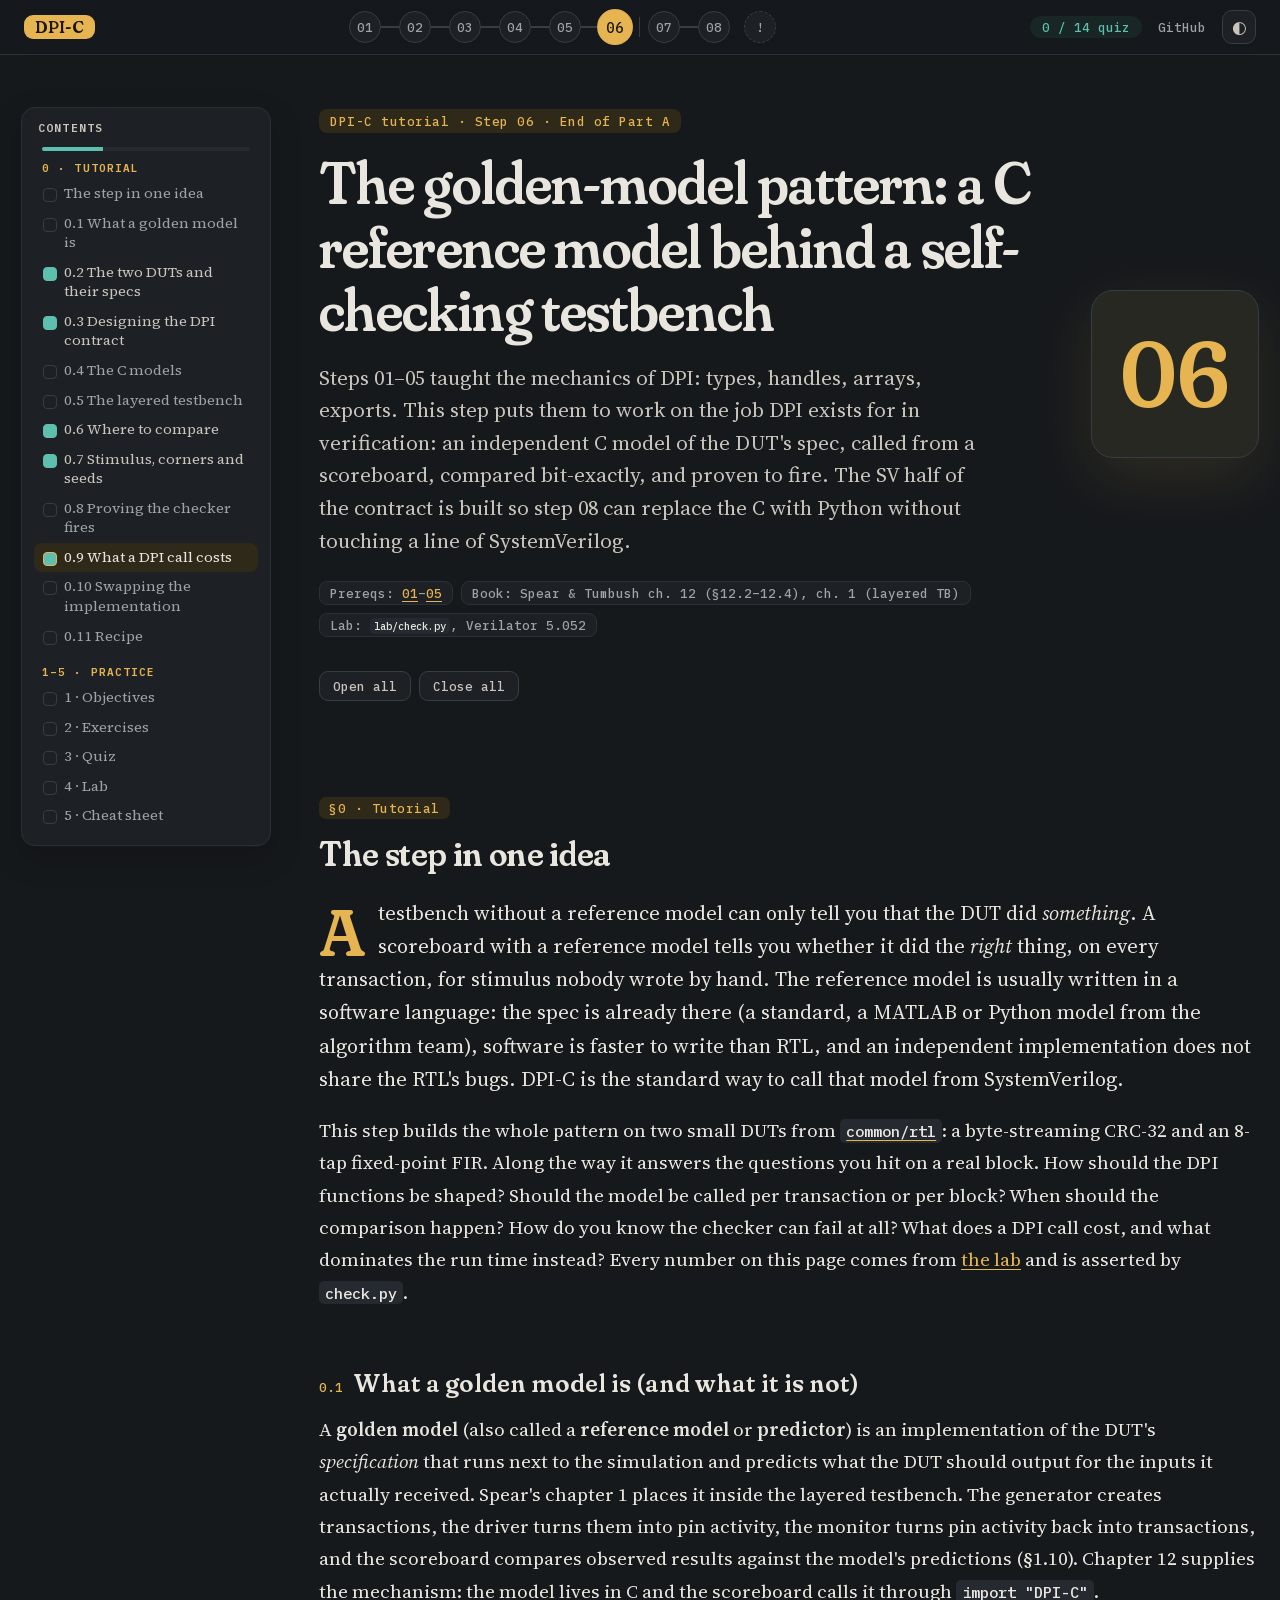
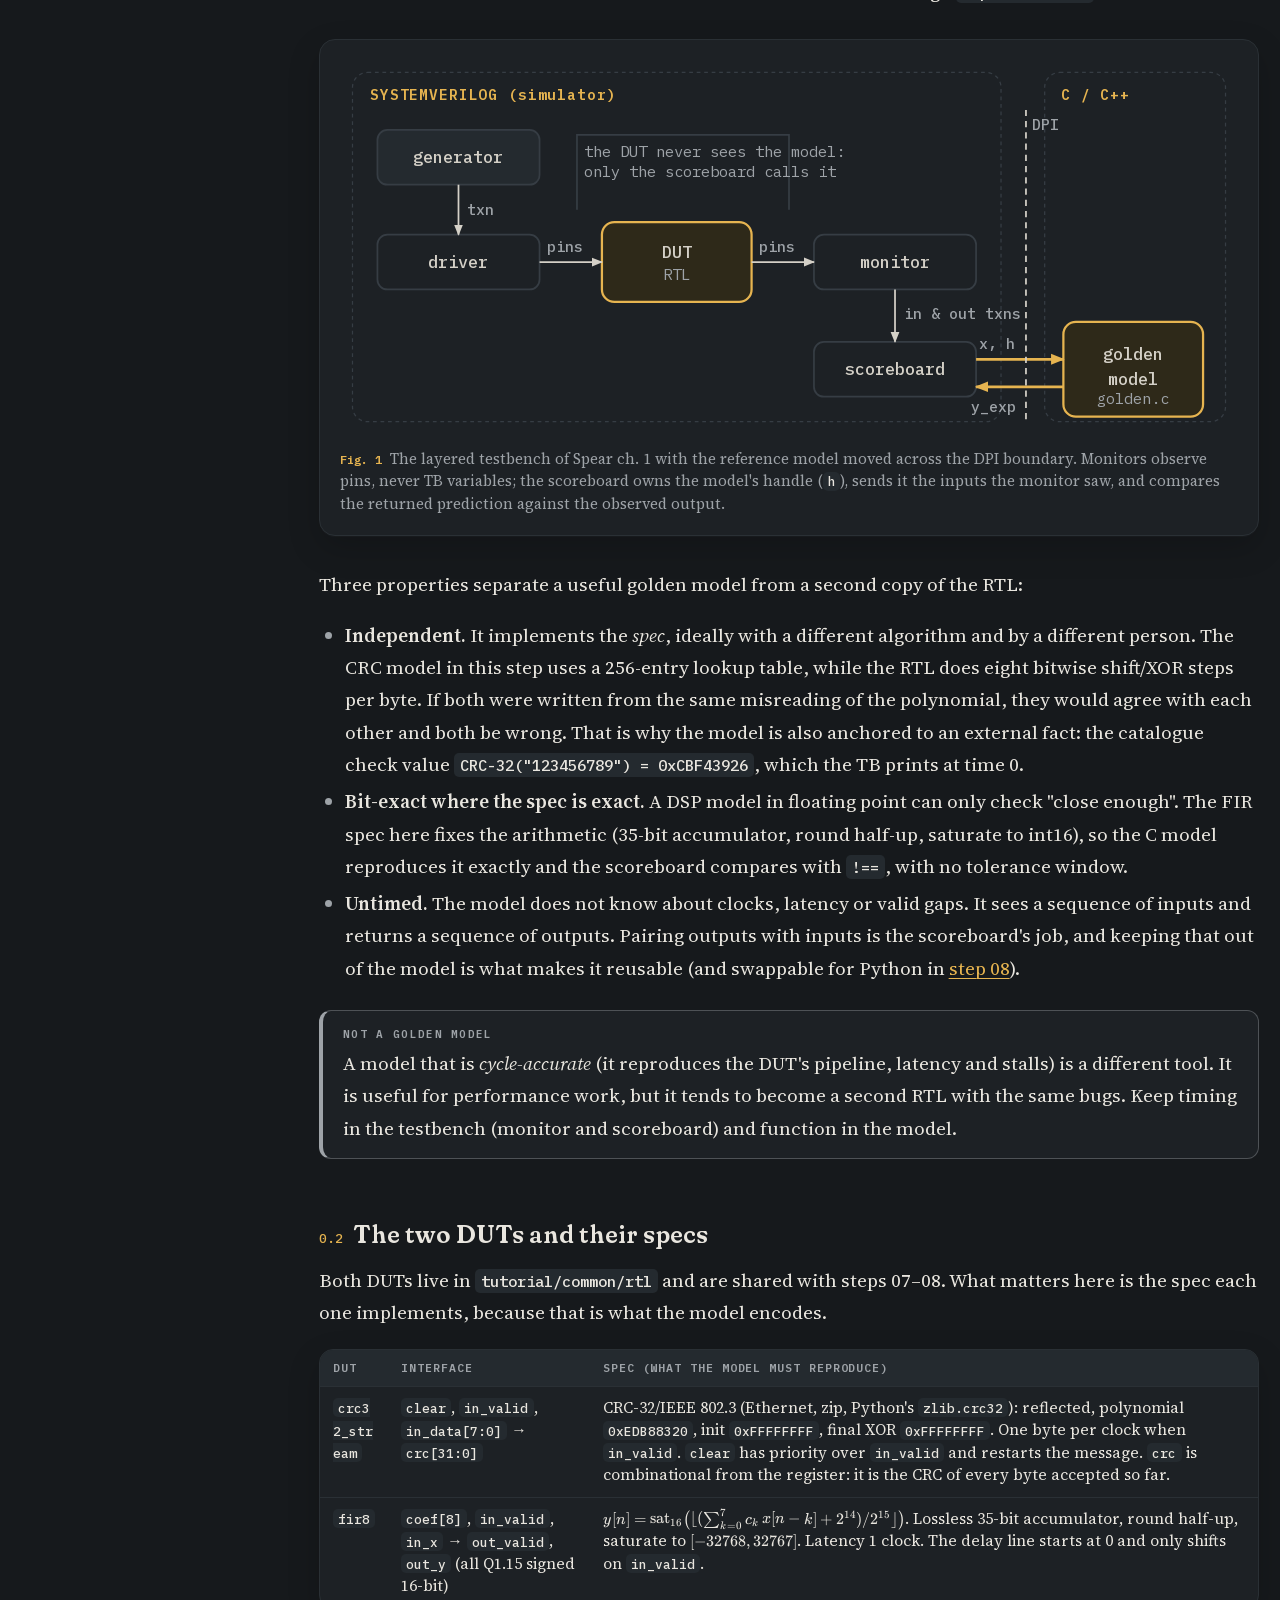
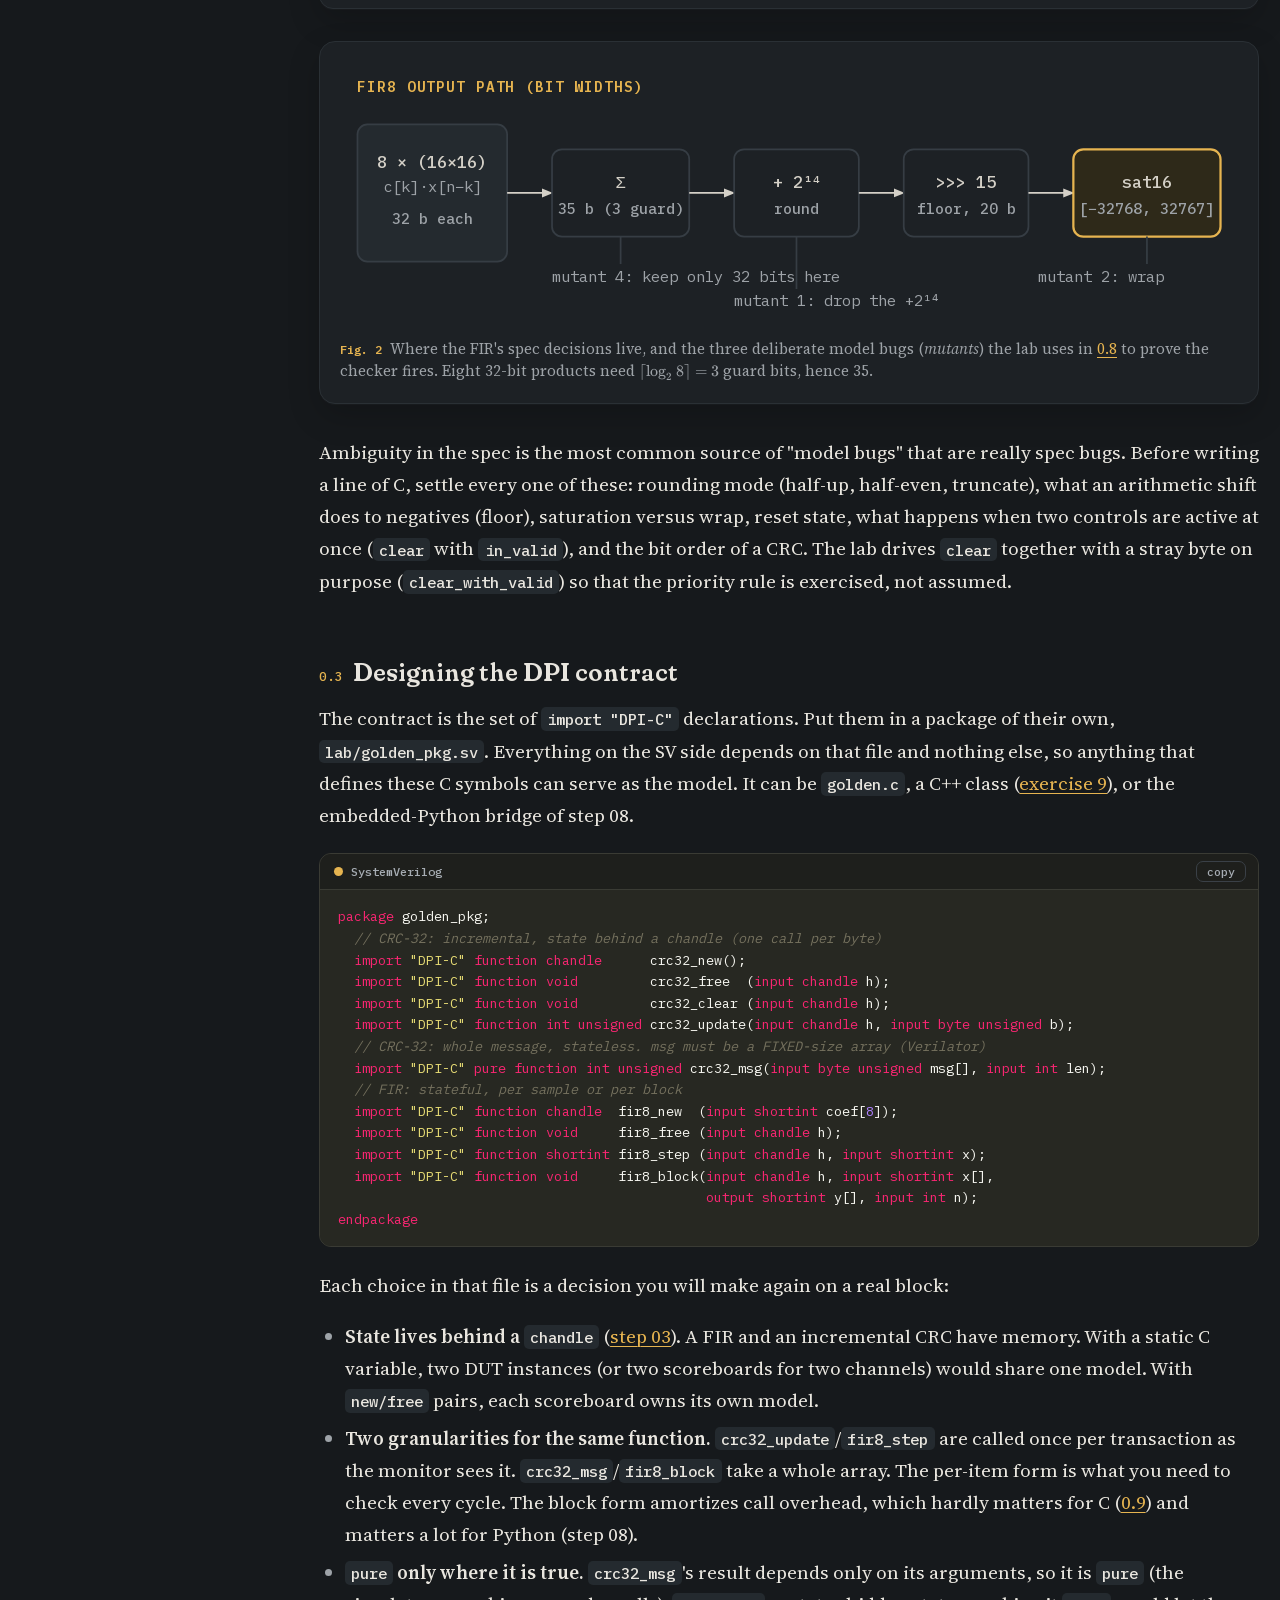
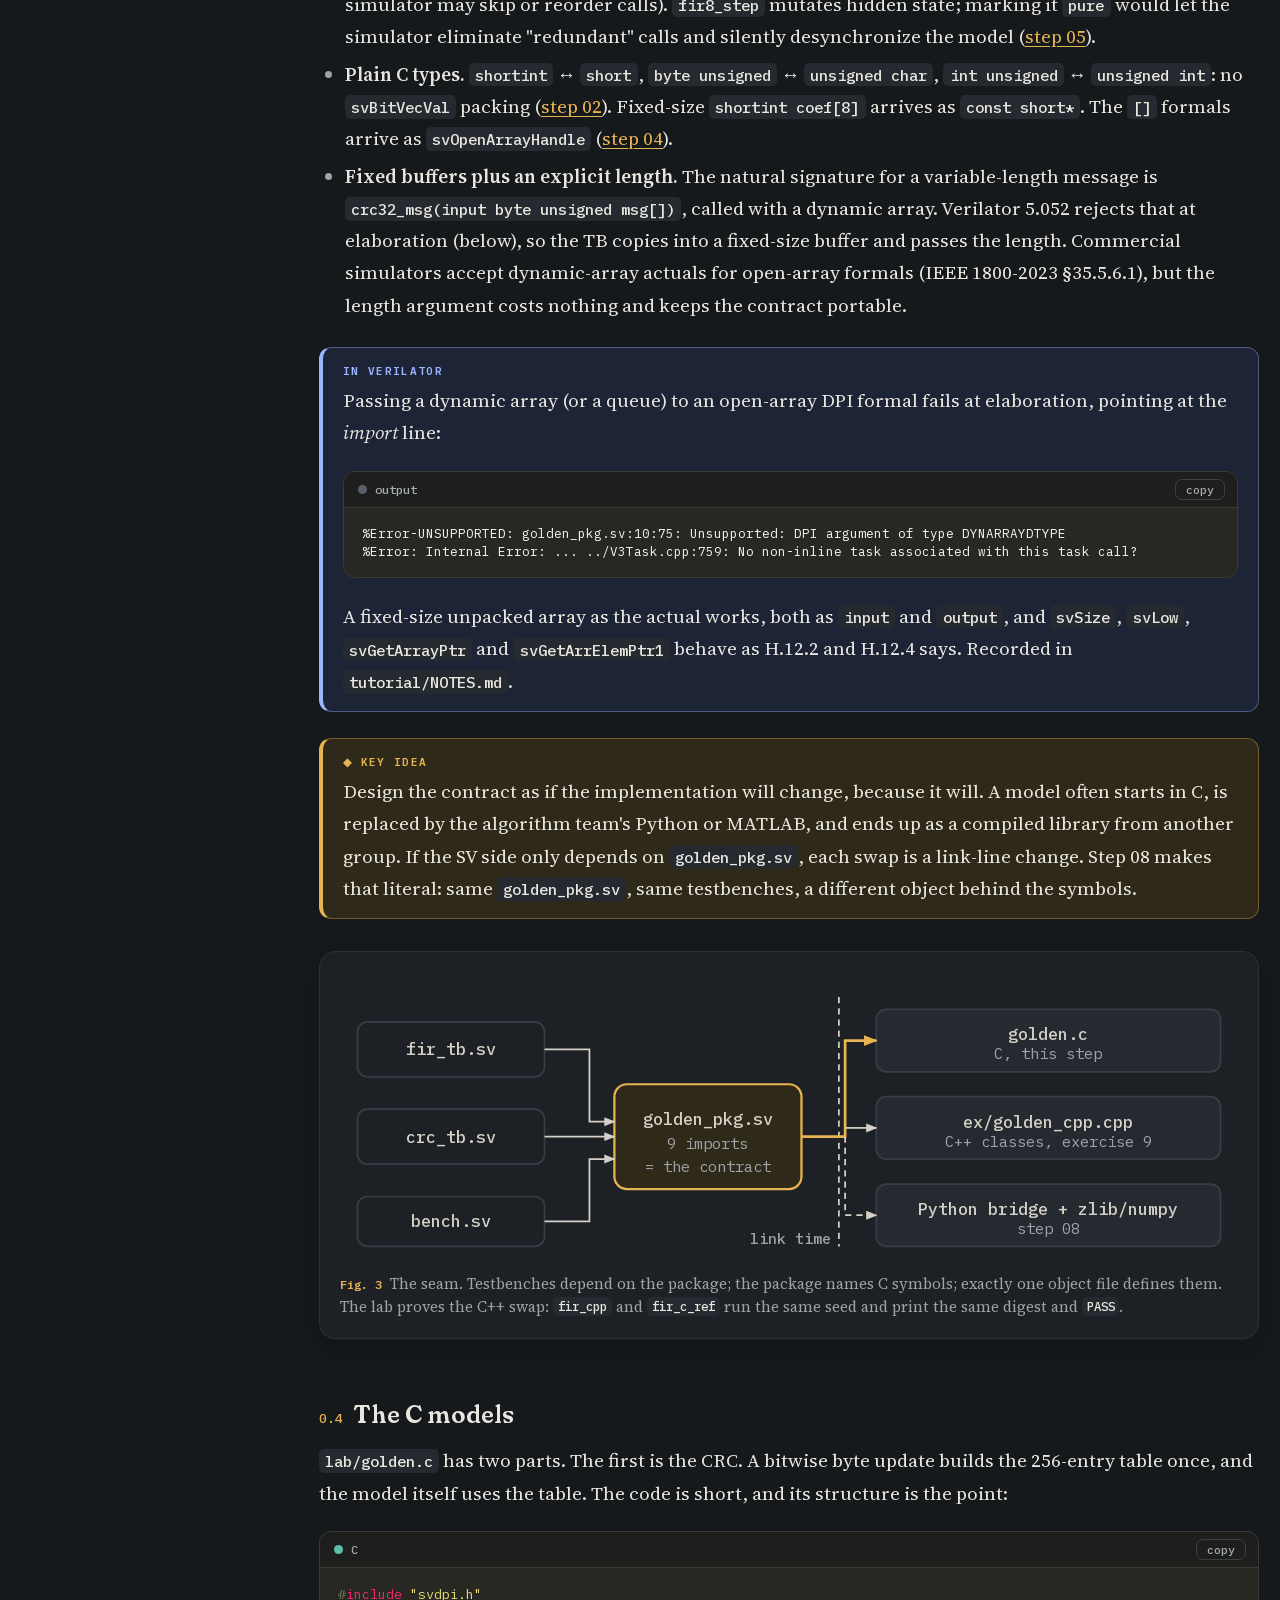
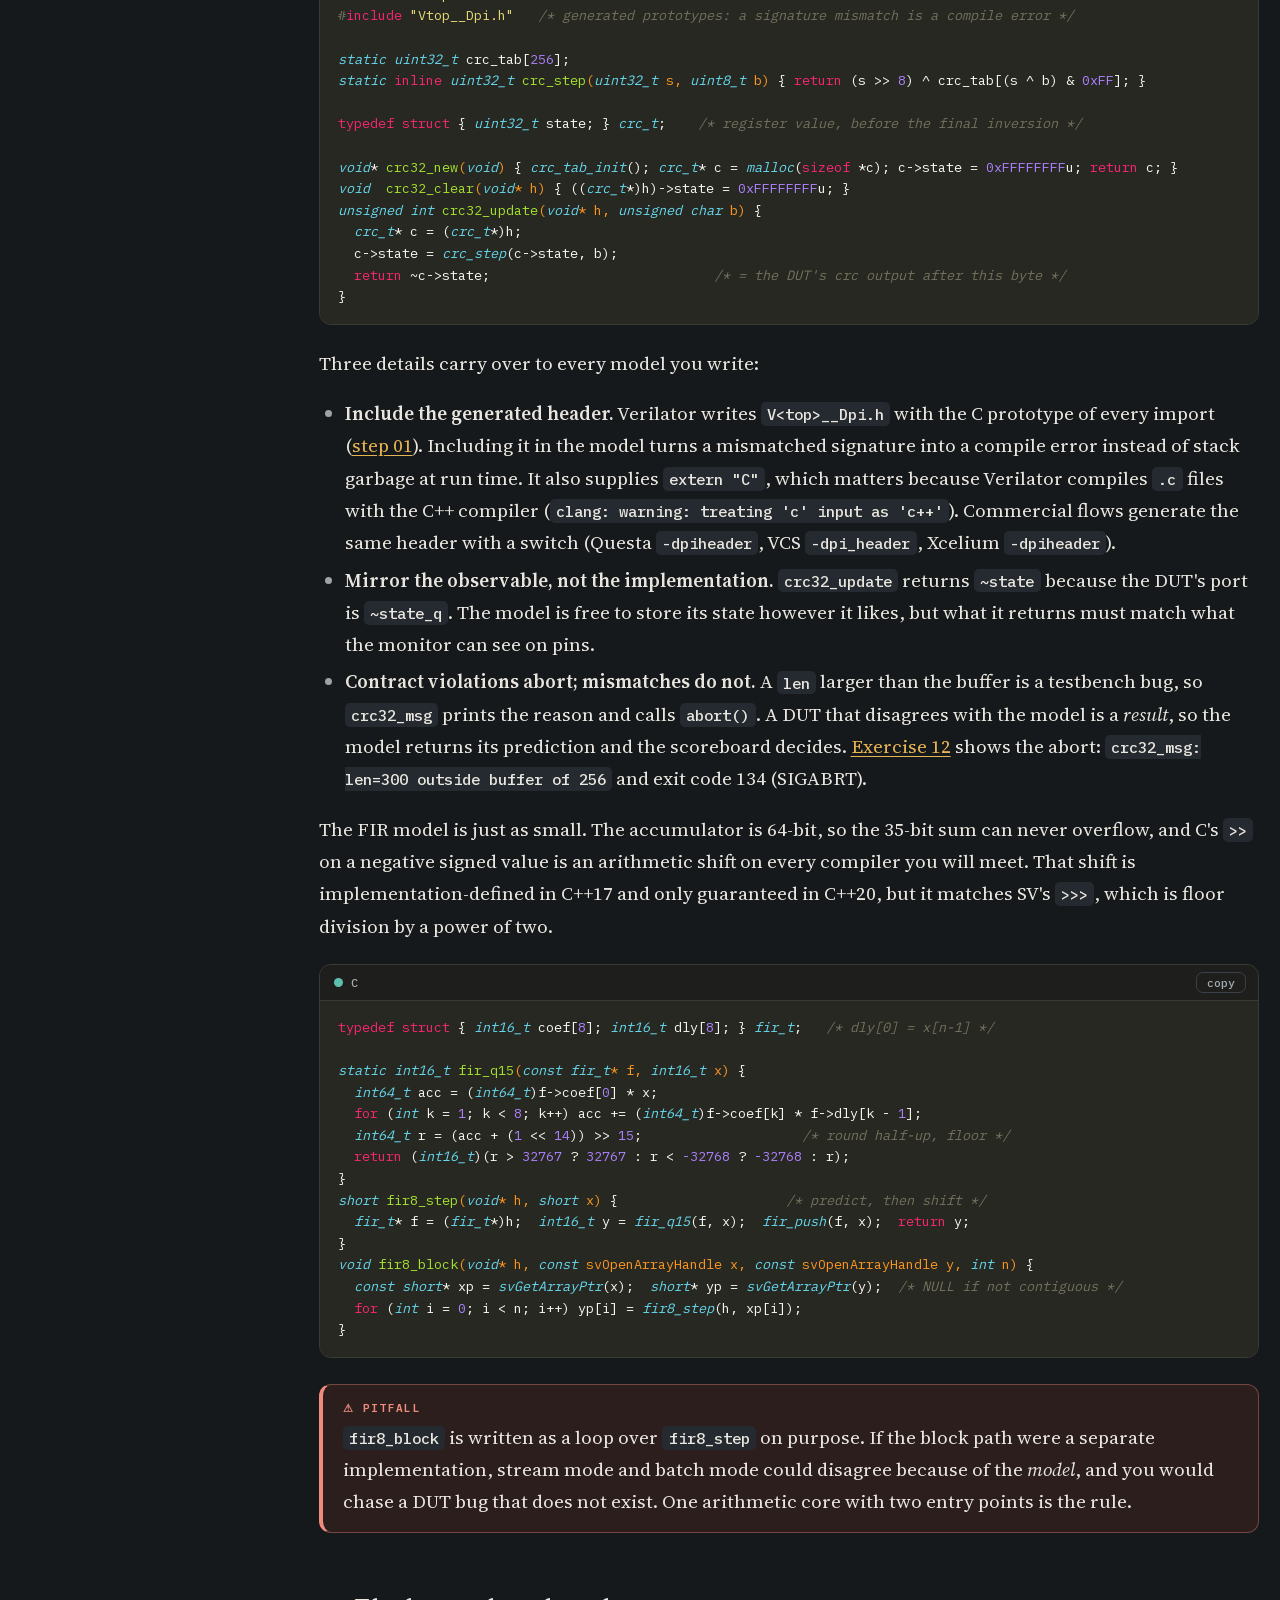
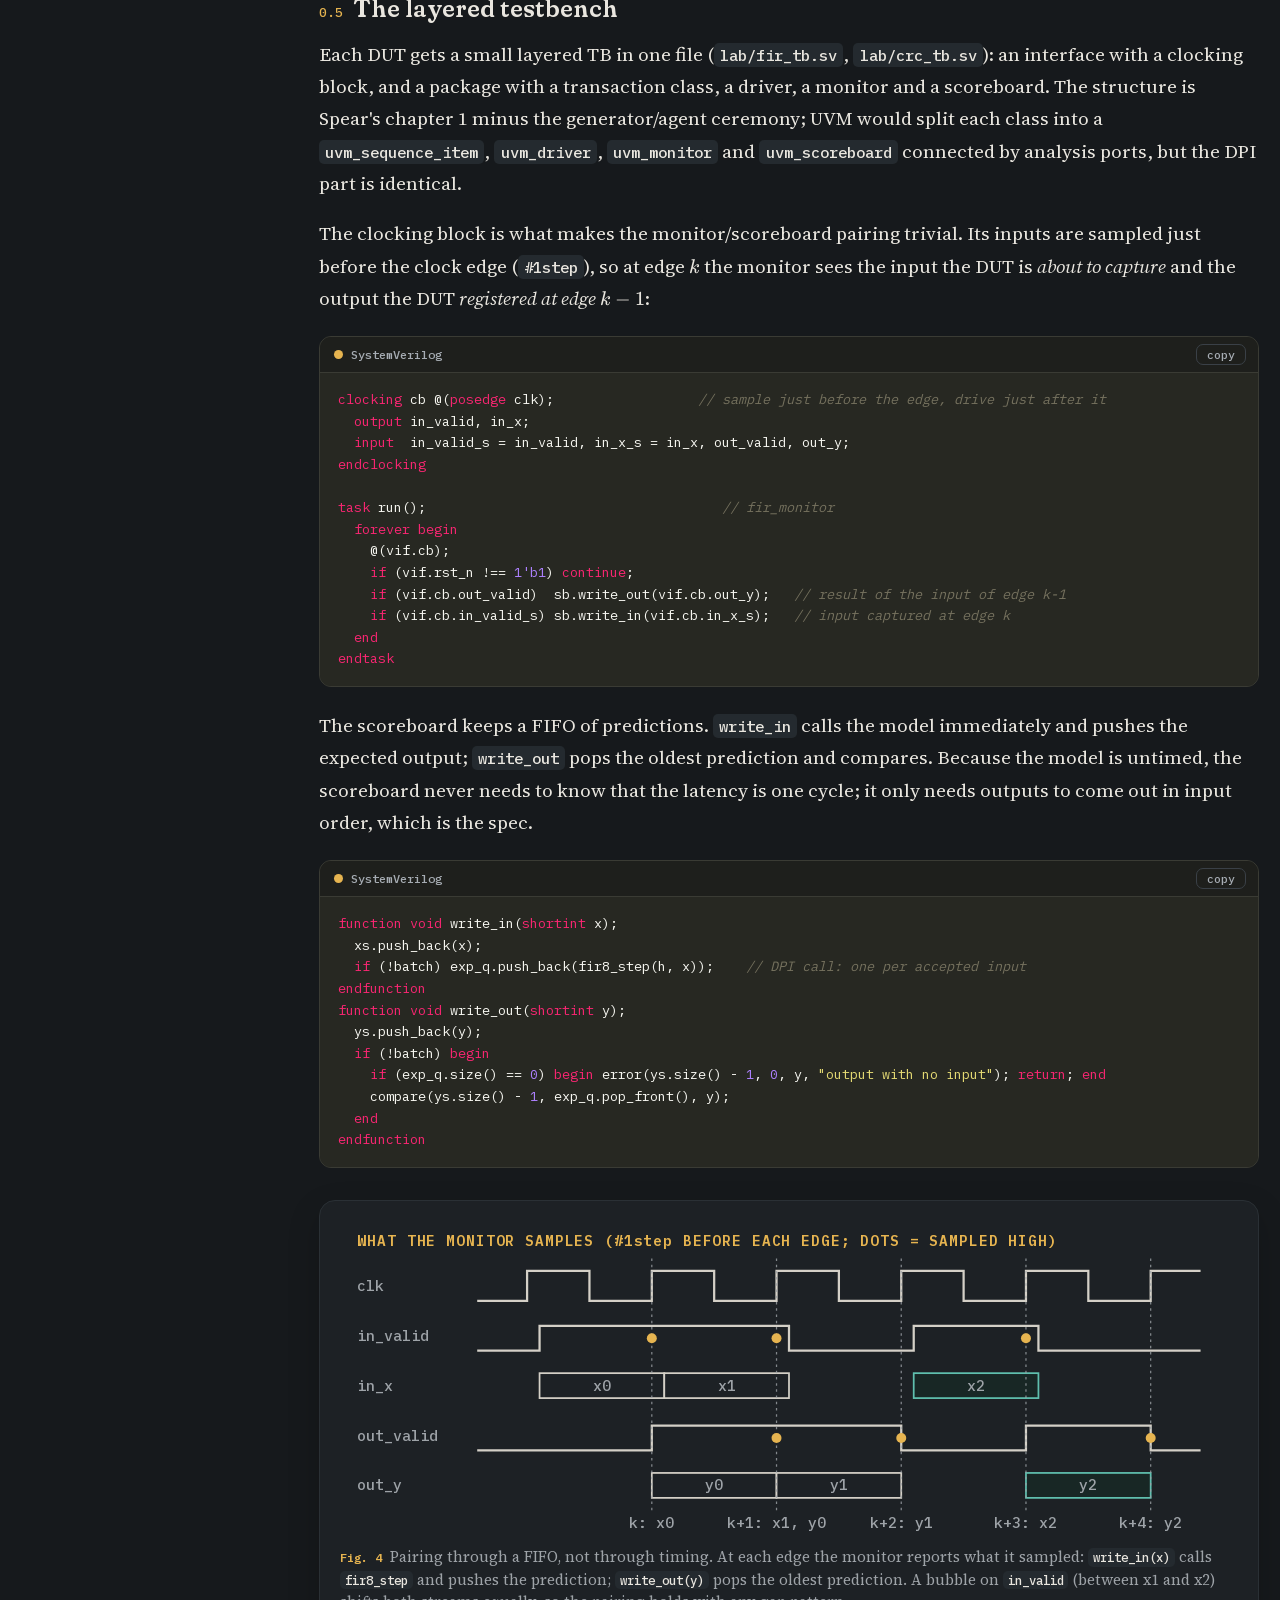
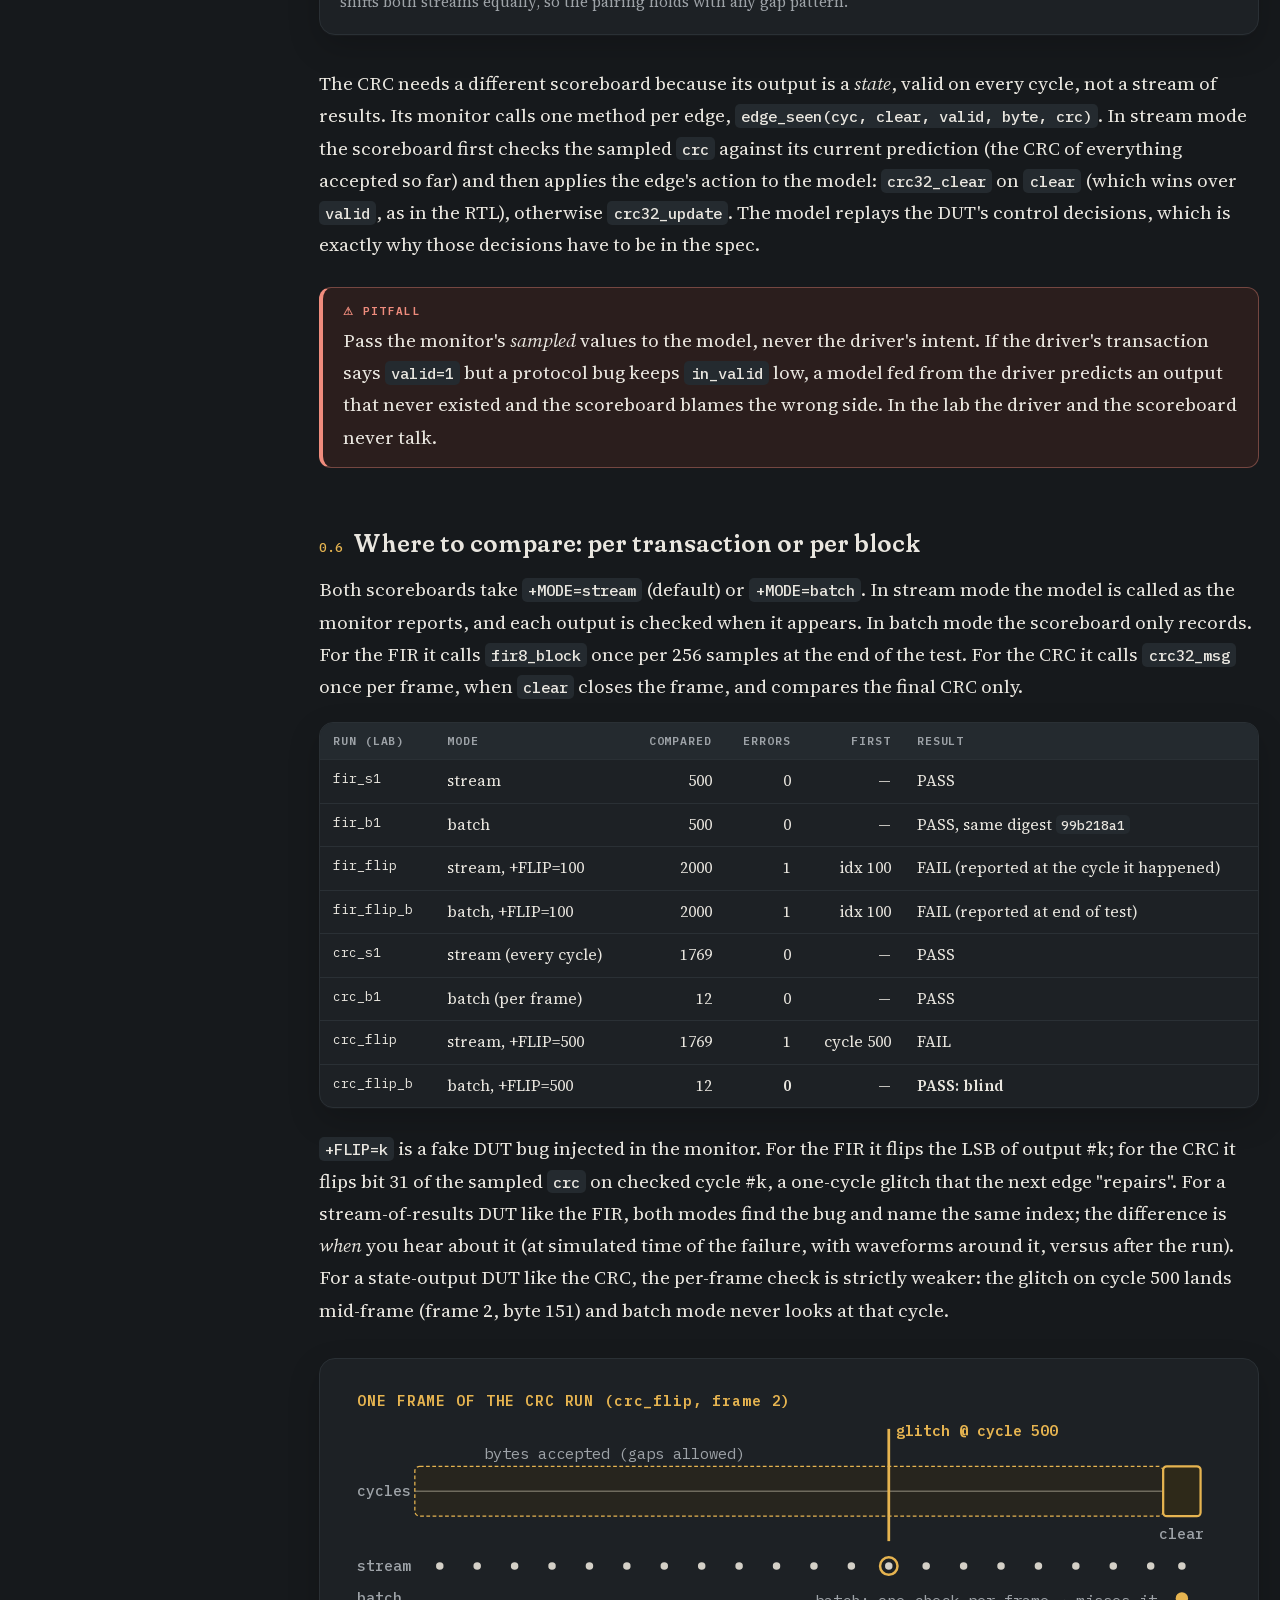
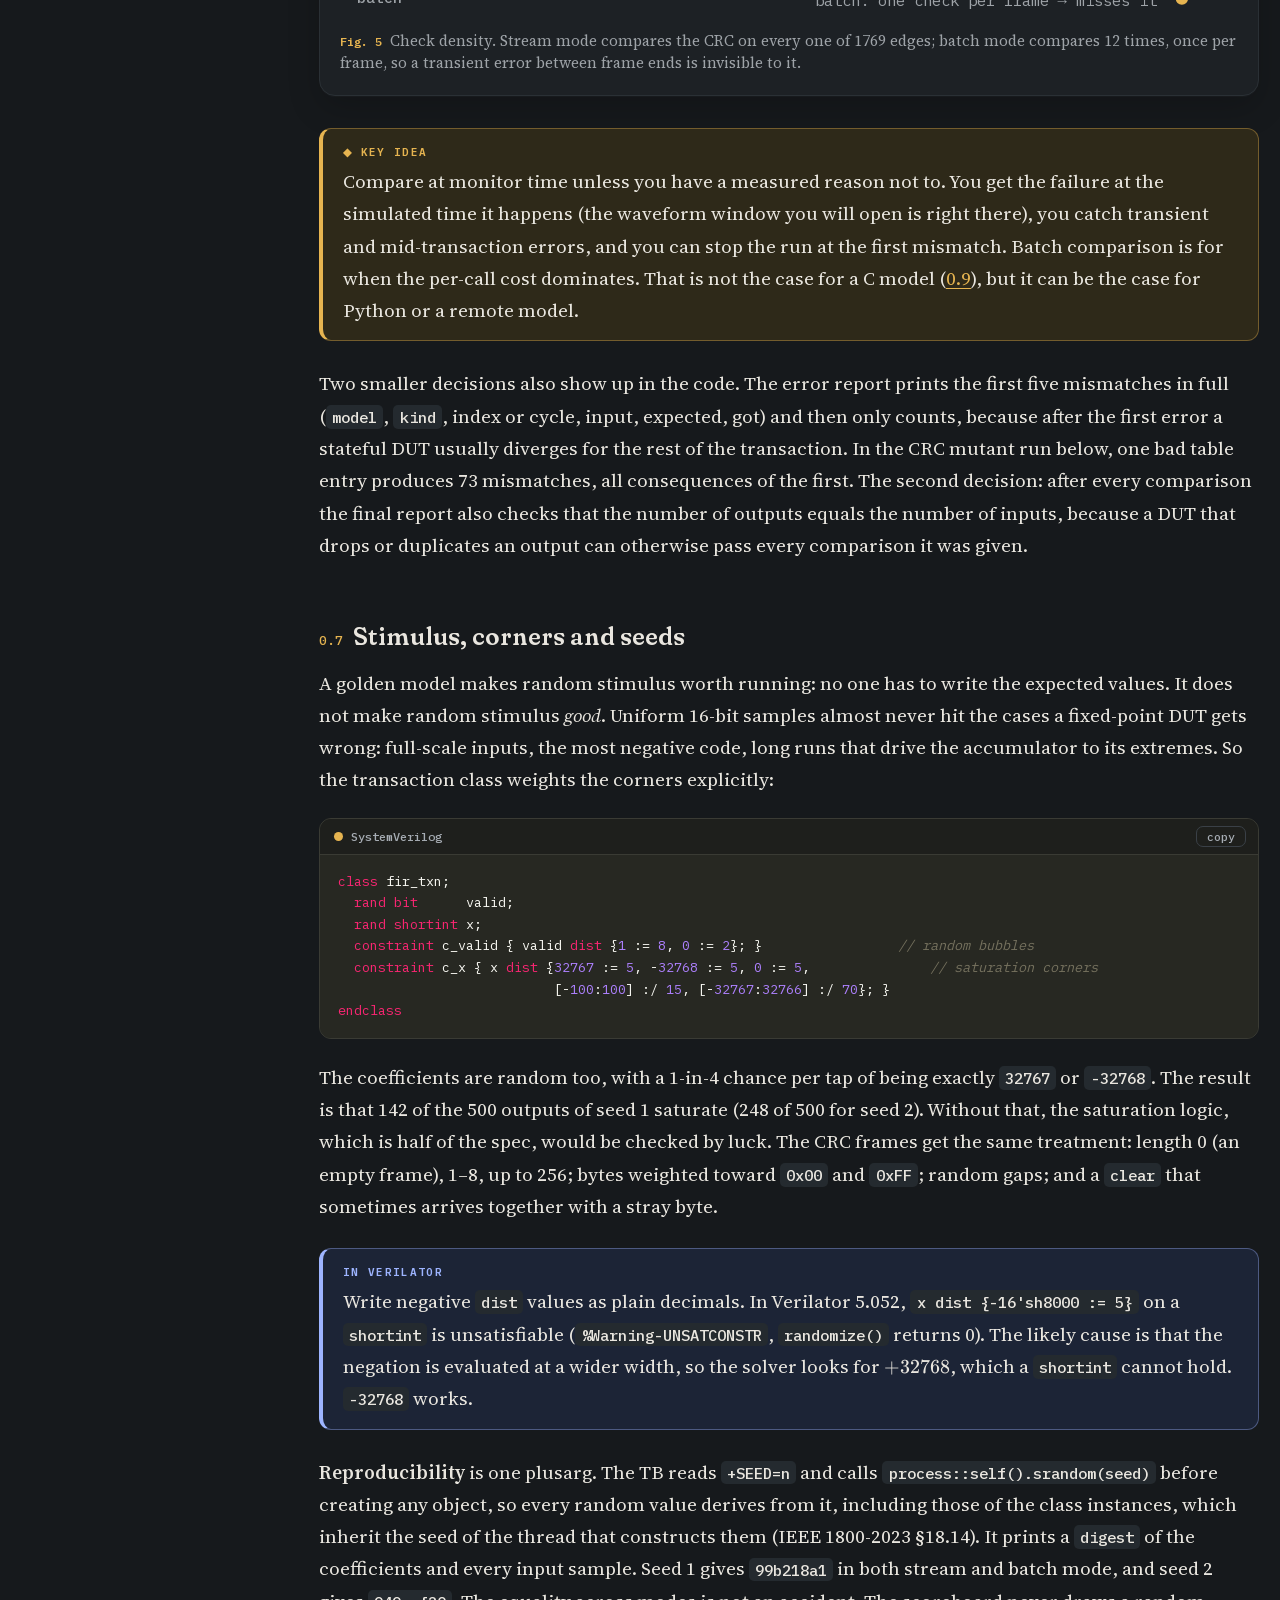
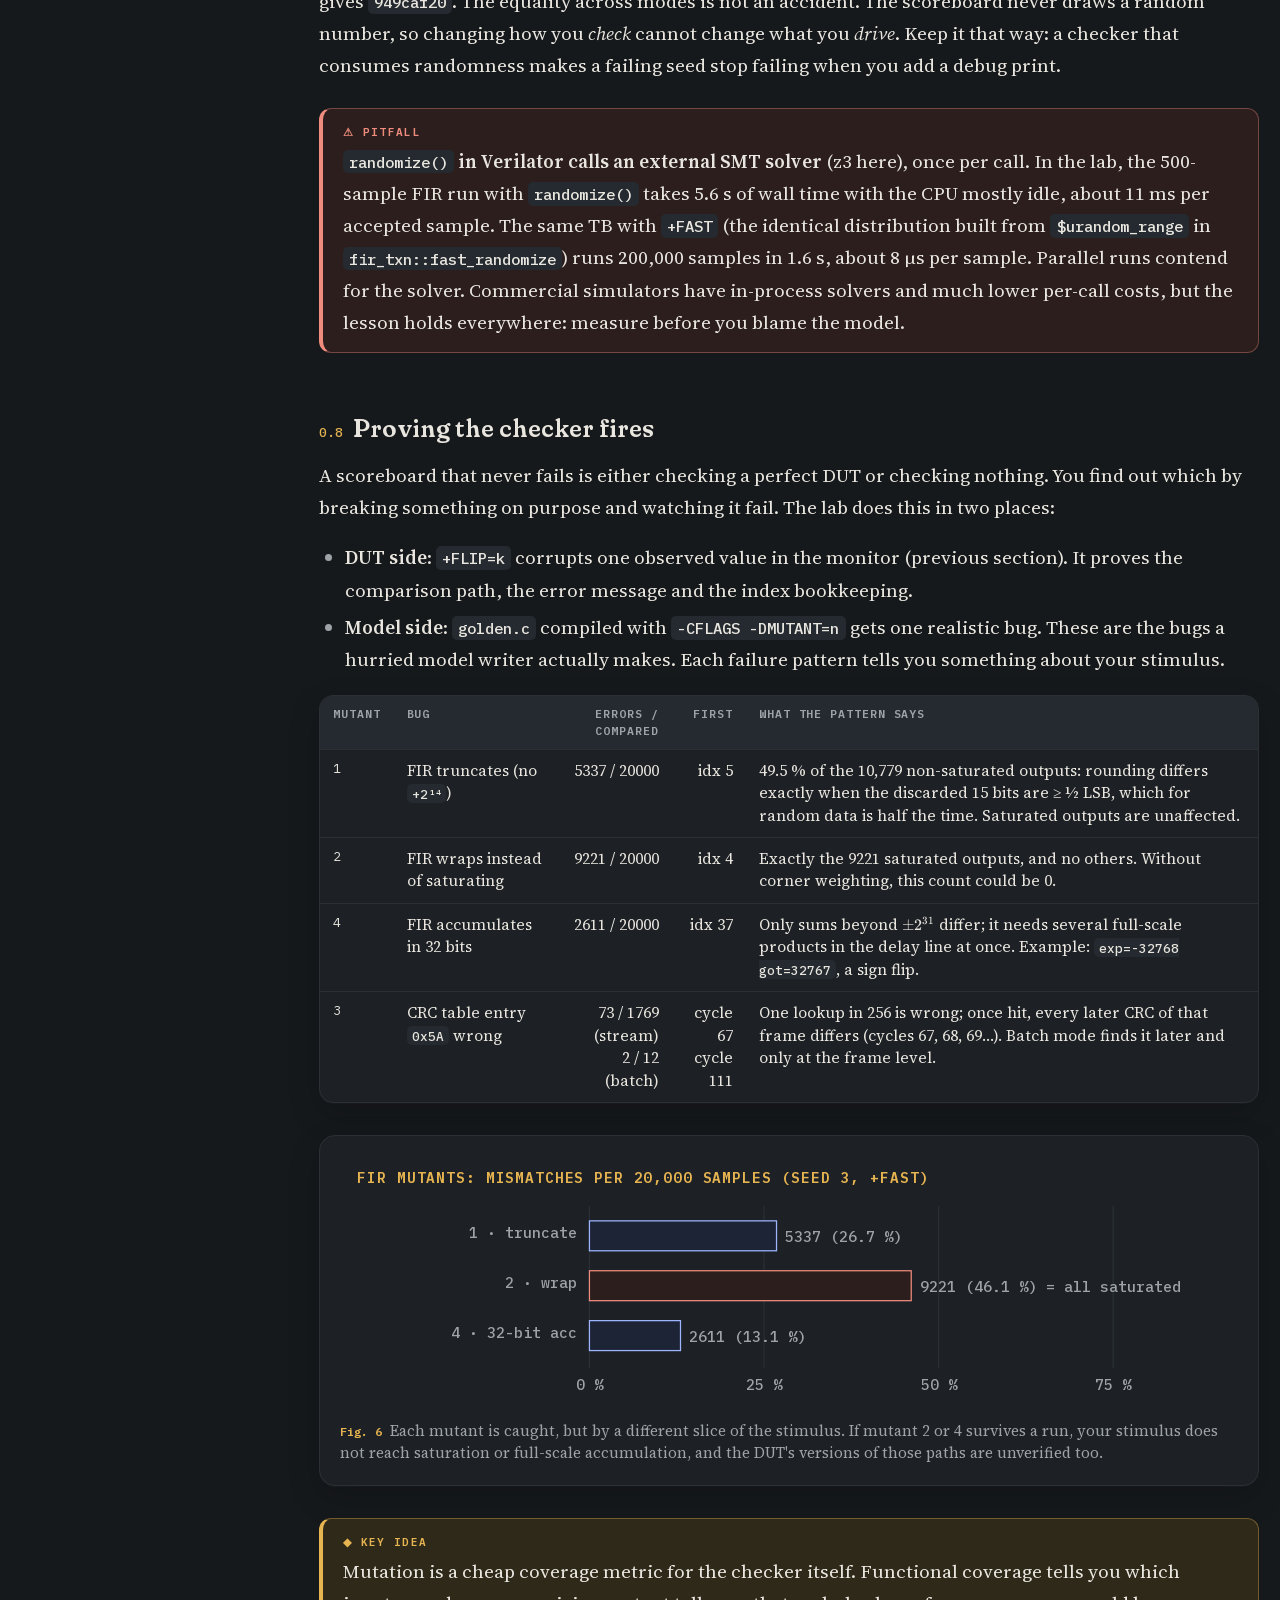
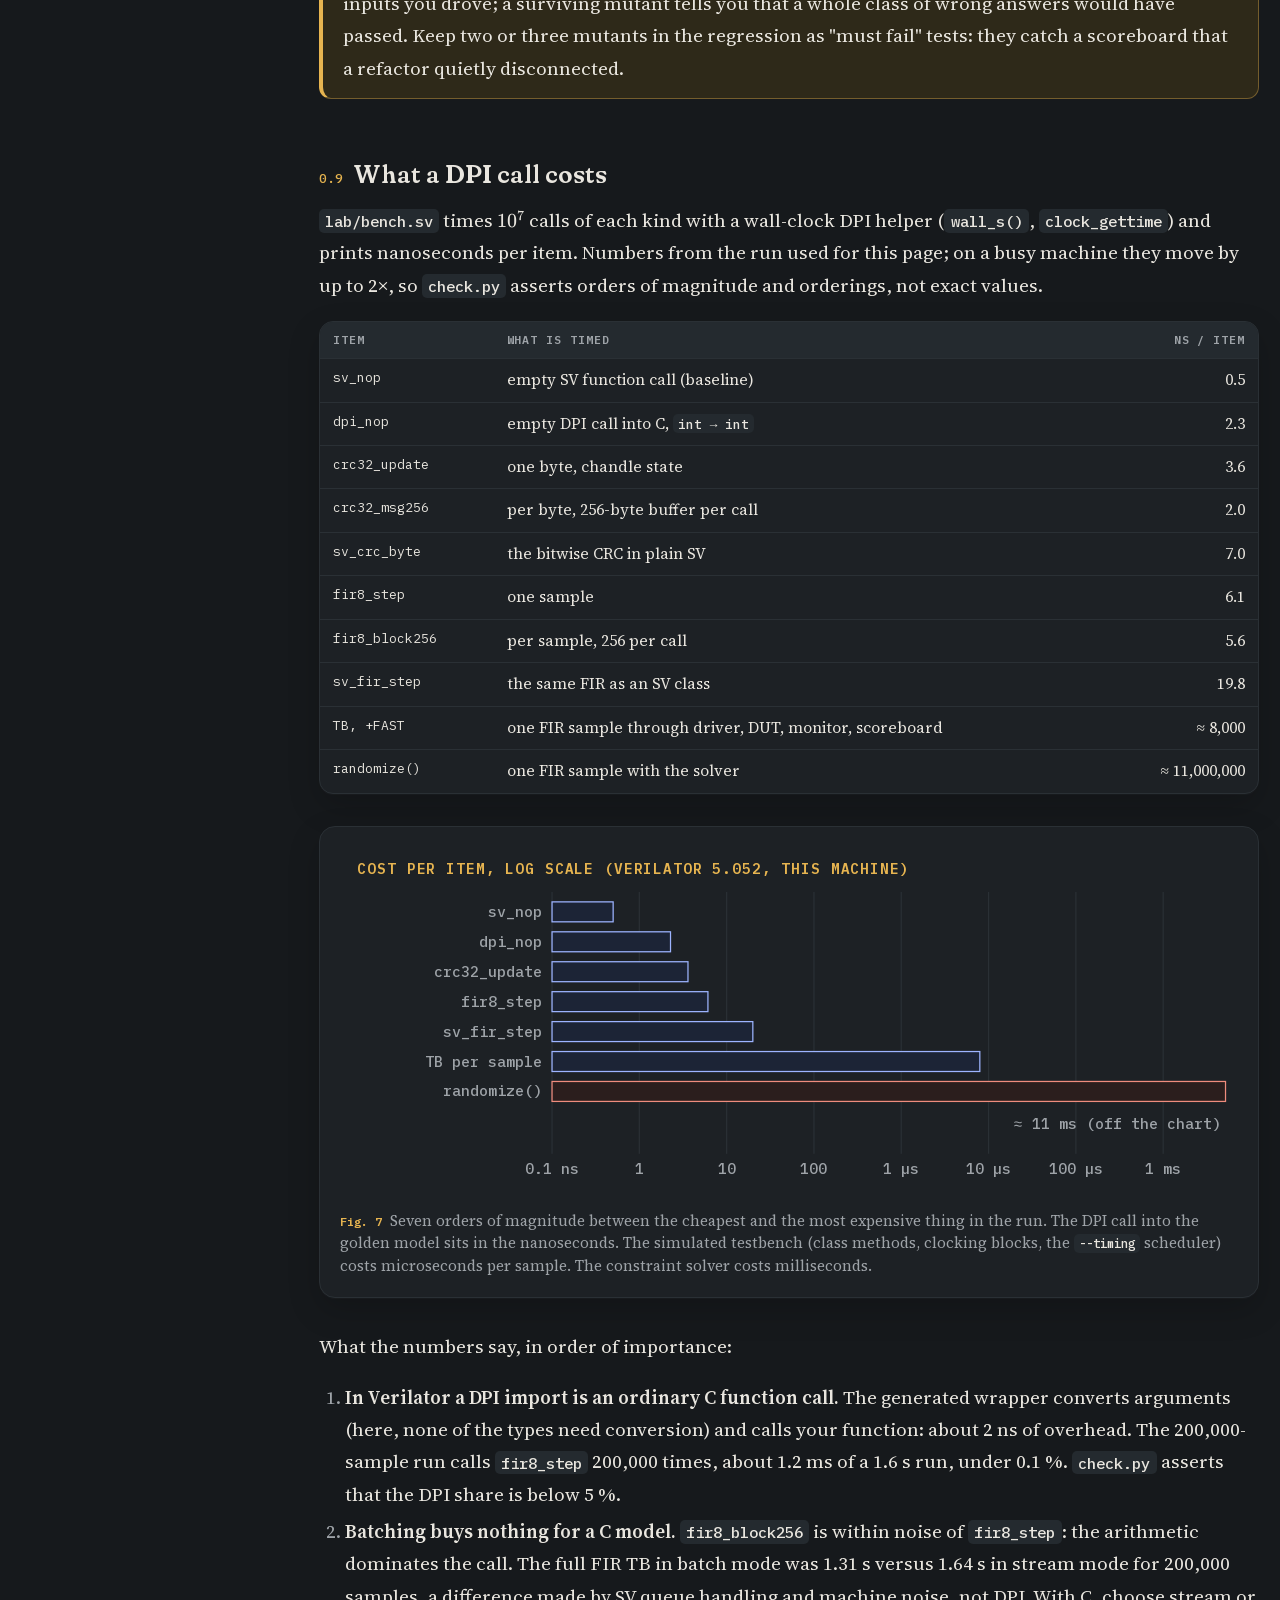
<file: tutorial/06_golden_model_c/guide.html>
<!doctype html>
<html lang="en">
<head>
<meta charset="utf-8">
<meta name="viewport" content="width=device-width, initial-scale=1">
<title>Step 06: C Golden Models</title>
<link rel="stylesheet" href="../assets/katex/katex.min.css">
<link rel="stylesheet" href="../assets/guide.css">
<link rel="stylesheet" href="../assets/quiz.css">
<script defer src="../assets/katex/katex.min.js"></script>
<script defer src="../assets/katex/contrib/auto-render.min.js"></script>
<script defer src="../assets/quiz.js"></script>
<script>try{var t=localStorage.getItem('dpic-theme');if(t)document.documentElement.dataset.theme=t}catch(e){}</script>
<script defer src="../assets/guide.js"></script>
</head>
<body>
<svg class="dg-defs" aria-hidden="true" focusable="false"><defs>
  <marker id="ah" viewBox="0 0 10 10" refX="9" refY="5" markerWidth="9" markerHeight="9" markerUnits="userSpaceOnUse" orient="auto-start-reverse"><path class="ah" d="M0,1 L10,5 L0,9 z"/></marker>
  <marker id="ah-acc" viewBox="0 0 10 10" refX="9" refY="5" markerWidth="11" markerHeight="11" markerUnits="userSpaceOnUse" orient="auto-start-reverse"><path class="ah-acc" d="M0,1 L10,5 L0,9 z"/></marker>
  <marker id="ah-2" viewBox="0 0 10 10" refX="9" refY="5" markerWidth="9" markerHeight="9" markerUnits="userSpaceOnUse" orient="auto-start-reverse"><path class="ah-2" d="M0,1 L10,5 L0,9 z"/></marker>
</defs></svg>

<div class="page">
<details class="toc" id="toc"><summary>Contents</summary><nav><ol>
<li class="grp">0 · Tutorial</li>
<li><a href="#tutorial">The step in one idea</a></li>
<li><a href="#t-what">0.1 What a golden model is</a></li>
<li><a href="#t-spec">0.2 The two DUTs and their specs</a></li>
<li><a href="#t-contract">0.3 Designing the DPI contract</a></li>
<li><a href="#t-cmodel">0.4 The C models</a></li>
<li><a href="#t-tb">0.5 The layered testbench</a></li>
<li><a href="#t-where">0.6 Where to compare</a></li>
<li><a href="#t-stim">0.7 Stimulus, corners and seeds</a></li>
<li><a href="#t-mutants">0.8 Proving the checker fires</a></li>
<li><a href="#t-cost">0.9 What a DPI call costs</a></li>
<li><a href="#t-swap">0.10 Swapping the implementation</a></li>
<li><a href="#t-recipe">0.11 Recipe</a></li>
<li class="grp">1–5 · Practice</li>
<li><a href="#s1">1 · Objectives</a></li>
<li><a href="#s2">2 · Exercises</a></li>
<li><a href="#s3">3 · Quiz</a></li>
<li><a href="#s4">4 · Lab</a></li>
<li><a href="#s5">5 · Cheat sheet</a></li>
</ol></nav></details>

<main>
<p class="kicker">DPI-C tutorial · Step 06 · End of Part A</p>
<h1>The golden-model pattern: a C reference model behind a self-checking testbench</h1>
<p class="deck">Steps 01–05 taught the mechanics of DPI: types, handles, arrays, exports. This step puts them to work on the job DPI exists for in verification: an independent C model of the DUT's spec, called from a scoreboard, compared bit-exactly, and proven to fire. The SV half of the contract is built so step 08 can replace the C with Python without touching a line of SystemVerilog.</p>
<p class="meta"><span>Prereqs: <a href="../01_first_call/guide.html">01</a>–<a href="../05_export_and_context/guide.html">05</a></span><span>Book: Spear &amp; Tumbush ch. 12 (§12.2–12.4), ch. 1 (layered TB)</span><span>Lab: <code>lab/check.py</code>, Verilator 5.052</span></p>
<div class="tools"><button onclick="setAll(true)">Open all</button><button onclick="setAll(false)">Close all</button></div>

<h2 id="tutorial"><span class="no">§0 · Tutorial</span>The step in one idea</h2>
<p class="lead">A testbench without a reference model can only tell you that the DUT did <em>something</em>. A scoreboard with a reference model tells you whether it did the <em>right</em> thing, on every transaction, for stimulus nobody wrote by hand. The reference model is usually written in a software language: the spec is already there (a standard, a MATLAB or Python model from the algorithm team), software is faster to write than RTL, and an independent implementation does not share the RTL's bugs. DPI-C is the standard way to call that model from SystemVerilog.</p>
<p>This step builds the whole pattern on two small DUTs from <a href="../common/rtl/crc32_stream.sv"><code>common/rtl</code></a>: a byte-streaming CRC-32 and an 8-tap fixed-point FIR. Along the way it answers the questions you hit on a real block. How should the DPI functions be shaped? Should the model be called per transaction or per block? When should the comparison happen? How do you know the checker can fail at all? What does a DPI call cost, and what dominates the run time instead? Every number on this page comes from <a href="#s4">the lab</a> and is asserted by <code>check.py</code>.</p>

<!-- 0.1 -->
<h3 id="t-what"><span class="no">0.1</span>What a golden model is (and what it is not)</h3>
<p>A <b>golden model</b> (also called a <b>reference model</b> or <b>predictor</b>) is an implementation of the DUT's <em>specification</em> that runs next to the simulation and predicts what the DUT should output for the inputs it actually received. Spear's chapter 1 places it inside the layered testbench. The generator creates transactions, the driver turns them into pin activity, the monitor turns pin activity back into transactions, and the scoreboard compares observed results against the model's predictions (§1.10). Chapter 12 supplies the mechanism: the model lives in C and the scoreboard calls it through <code>import "DPI-C"</code>.</p>

<figure class="fig">
<svg class="dg" viewBox="0 0 720 300" role="img" aria-label="Layered testbench: generator, driver, DUT, monitor and scoreboard in SystemVerilog; the scoreboard calls the golden model in C across the DPI boundary">
<rect class="ghost" x="10" y="10" width="520" height="280" rx="12"/><text class="ttl" x="24" y="32">SYSTEMVERILOG (simulator)</text>
<rect class="ghost" x="565" y="10" width="145" height="280" rx="12"/><text class="ttl" x="578" y="32">C / C++</text>
<rect class="box soft" x="30" y="56" width="130" height="44" rx="8"/><text class="lbl" x="95" y="78">generator</text>
<rect class="box" x="30" y="140" width="130" height="44" rx="8"/><text class="lbl" x="95" y="162">driver</text>
<rect class="box hot" x="210" y="130" width="120" height="64" rx="10"/><text class="lbl" x="270" y="154">DUT</text><text class="note mid" x="270" y="176">RTL</text>
<rect class="box" x="380" y="140" width="130" height="44" rx="8"/><text class="lbl" x="445" y="162">monitor</text>
<rect class="box" x="380" y="226" width="130" height="44" rx="8"/><text class="lbl" x="445" y="248">scoreboard</text>
<rect class="box hot" x="580" y="210" width="112" height="76" rx="10"/><text class="lbl" x="636" y="236">golden</text><text class="lbl" x="636" y="256">model</text><text class="note mid" x="636" y="276">golden.c</text>
<path class="e" d="M95,100 V140" marker-end="url(#ah)"/><text class="t" x="102" y="124">txn</text>
<path class="e" d="M160,162 H210" marker-end="url(#ah)"/><text class="t" x="166" y="154">pins</text>
<path class="e" d="M330,162 H380" marker-end="url(#ah)"/><text class="t" x="336" y="154">pins</text>
<path class="e" d="M445,184 V226" marker-end="url(#ah)"/><text class="t" x="452" y="208">in &amp; out txns</text>
<path class="e hot" d="M510,240 H580" marker-end="url(#ah-acc)"/><text class="t" x="512" y="232">x, h</text>
<path class="e hot" d="M580,262 H510" marker-end="url(#ah-acc)"/><text class="t" x="506" y="282">y_exp</text>
<path class="e dash" d="M550,40 V290"/><text class="t" x="555" y="56">DPI</text>
<path class="e faint" d="M190,120 V60 H360 V120" /><text class="note" x="196" y="78">the DUT never sees the model:</text><text class="note" x="196" y="94">only the scoreboard calls it</text>
</svg>
<figcaption><b>Fig. 1</b>The layered testbench of Spear ch. 1 with the reference model moved across the DPI boundary. Monitors observe pins, never TB variables; the scoreboard owns the model's handle (<code>h</code>), sends it the inputs the monitor saw, and compares the returned prediction against the observed output.</figcaption>
</figure>

<p>Three properties separate a useful golden model from a second copy of the RTL:</p>
<ul>
<li><b>Independent.</b> It implements the <em>spec</em>, ideally with a different algorithm and by a different person. The CRC model in this step uses a 256-entry lookup table, while the RTL does eight bitwise shift/XOR steps per byte. If both were written from the same misreading of the polynomial, they would agree with each other and both be wrong. That is why the model is also anchored to an external fact: the catalogue check value <code>CRC-32("123456789") = 0xCBF43926</code>, which the TB prints at time 0.</li>
<li><b>Bit-exact where the spec is exact.</b> A DSP model in floating point can only check "close enough". The FIR spec here fixes the arithmetic (35-bit accumulator, round half-up, saturate to int16), so the C model reproduces it exactly and the scoreboard compares with <code>!==</code>, with no tolerance window.</li>
<li><b>Untimed.</b> The model does not know about clocks, latency or valid gaps. It sees a sequence of inputs and returns a sequence of outputs. Pairing outputs with inputs is the scoreboard's job, and keeping that out of the model is what makes it reusable (and swappable for Python in <a href="../08_python_golden_model/guide.html">step 08</a>).</li>
</ul>
<div class="callout note" style="--c-label:'Not a golden model'"><p>A model that is <em>cycle-accurate</em> (it reproduces the DUT's pipeline, latency and stalls) is a different tool. It is useful for performance work, but it tends to become a second RTL with the same bugs. Keep timing in the testbench (monitor and scoreboard) and function in the model.</p></div>

<!-- 0.2 -->
<h3 id="t-spec"><span class="no">0.2</span>The two DUTs and their specs</h3>
<p>Both DUTs live in <code>tutorial/common/rtl</code> and are shared with steps 07–08. What matters here is the spec each one implements, because that is what the model encodes.</p>
<div class="tbl"><table>
<tr><th>DUT</th><th>Interface</th><th>Spec (what the model must reproduce)</th></tr>
<tr><td><code>crc32_stream</code></td><td><code>clear</code>, <code>in_valid</code>, <code>in_data[7:0]</code> → <code>crc[31:0]</code></td><td>CRC-32/IEEE 802.3 (Ethernet, zip, Python's <code>zlib.crc32</code>): reflected, polynomial <code>0xEDB88320</code>, init <code>0xFFFFFFFF</code>, final XOR <code>0xFFFFFFFF</code>. One byte per clock when <code>in_valid</code>. <code>clear</code> has priority over <code>in_valid</code> and restarts the message. <code>crc</code> is combinational from the register: it is the CRC of every byte accepted so far.</td></tr>
<tr><td><code>fir8</code></td><td><code>coef[8]</code>, <code>in_valid</code>, <code>in_x</code> → <code>out_valid</code>, <code>out_y</code> (all Q1.15 signed 16-bit)</td><td>$y[n] = \mathrm{sat}_{16}\big(\lfloor (\textstyle\sum_{k=0}^{7} c_k\,x[n-k] + 2^{14}) / 2^{15} \rfloor\big)$. Lossless 35-bit accumulator, round half-up, saturate to $[-32768, 32767]$. Latency 1 clock. The delay line starts at 0 and only shifts on <code>in_valid</code>.</td></tr>
</table></div>

<figure class="fig">
<svg class="dg" viewBox="0 0 720 210" role="img" aria-label="FIR8 datapath widths: eight 16x16 products of 32 bits, sum of 35 bits, add 2^14, arithmetic shift right 15, saturate to 16 bits">
<text class="ttl" x="14" y="24">FIR8 OUTPUT PATH (BIT WIDTHS)</text>
<rect class="box soft" x="14" y="50" width="120" height="110" rx="8"/><text class="lbl" x="74" y="80">8 × (16×16)</text><text class="note mid" x="74" y="104">c[k]·x[n−k]</text><text class="t mid" x="74" y="130">32 b each</text>
<path class="e" d="M134,105 H170" marker-end="url(#ah)"/>
<rect class="box" x="170" y="70" width="110" height="70" rx="8"/><text class="lbl" x="225" y="96">Σ</text><text class="t mid" x="225" y="122">35 b (3 guard)</text>
<path class="e" d="M280,105 H316" marker-end="url(#ah)"/>
<rect class="box" x="316" y="70" width="100" height="70" rx="8"/><text class="lbl" x="366" y="96">+ 2¹⁴</text><text class="t mid" x="366" y="122">round</text>
<path class="e" d="M416,105 H452" marker-end="url(#ah)"/>
<rect class="box" x="452" y="70" width="100" height="70" rx="8"/><text class="lbl" x="502" y="96">&gt;&gt;&gt; 15</text><text class="t mid" x="502" y="122">floor, 20 b</text>
<path class="e" d="M552,105 H588" marker-end="url(#ah)"/>
<rect class="box hot" x="588" y="70" width="118" height="70" rx="8"/><text class="lbl" x="647" y="96">sat16</text><text class="t mid" x="647" y="122">[−32768, 32767]</text>
<text class="note" x="170" y="176">mutant 4: keep only 32 bits here</text><path class="e faint" d="M225,140 V162"/>
<text class="note" x="316" y="196">mutant 1: drop the +2¹⁴</text><path class="e faint" d="M366,140 V182"/>
<text class="note" x="560" y="176">mutant 2: wrap</text><path class="e faint" d="M647,140 V162"/>
</svg>
<figcaption><b>Fig. 2</b>Where the FIR's spec decisions live, and the three deliberate model bugs (<em>mutants</em>) the lab uses in <a href="#t-mutants">0.8</a> to prove the checker fires. Eight 32-bit products need $\lceil\log_2 8\rceil = 3$ guard bits, hence 35.</figcaption>
</figure>

<p>Ambiguity in the spec is the most common source of "model bugs" that are really spec bugs. Before writing a line of C, settle every one of these: rounding mode (half-up, half-even, truncate), what an arithmetic shift does to negatives (floor), saturation versus wrap, reset state, what happens when two controls are active at once (<code>clear</code> with <code>in_valid</code>), and the bit order of a CRC. The lab drives <code>clear</code> together with a stray byte on purpose (<code>clear_with_valid</code>) so that the priority rule is exercised, not assumed.</p>

<!-- 0.3 -->
<h3 id="t-contract"><span class="no">0.3</span>Designing the DPI contract</h3>
<p>The contract is the set of <code>import "DPI-C"</code> declarations. Put them in a package of their own, <code>lab/golden_pkg.sv</code>. Everything on the SV side depends on that file and nothing else, so anything that defines these C symbols can serve as the model. It can be <code>golden.c</code>, a C++ class (<a href="#ex9">exercise 9</a>), or the embedded-Python bridge of step 08.</p>
<pre class="sv"><code><span class="k">package</span> golden_pkg;
  <span class="c">// CRC-32: incremental, state behind a chandle (one call per byte)</span>
  <span class="k">import</span> "DPI-C" <span class="k">function</span> chandle      crc32_new();
  <span class="k">import</span> "DPI-C" <span class="k">function</span> void         crc32_free  (<span class="k">input</span> chandle h);
  <span class="k">import</span> "DPI-C" <span class="k">function</span> void         crc32_clear (<span class="k">input</span> chandle h);
  <span class="k">import</span> "DPI-C" <span class="k">function</span> int unsigned crc32_update(<span class="k">input</span> chandle h, <span class="k">input</span> byte unsigned b);
  <span class="c">// CRC-32: whole message, stateless. msg must be a FIXED-size array (Verilator)</span>
  <span class="k">import</span> "DPI-C" <span class="k">pure function</span> int unsigned crc32_msg(<span class="k">input</span> byte unsigned msg[], <span class="k">input</span> int len);
  <span class="c">// FIR: stateful, per sample or per block</span>
  <span class="k">import</span> "DPI-C" <span class="k">function</span> chandle  fir8_new  (<span class="k">input</span> shortint coef[8]);
  <span class="k">import</span> "DPI-C" <span class="k">function</span> void     fir8_free (<span class="k">input</span> chandle h);
  <span class="k">import</span> "DPI-C" <span class="k">function</span> shortint fir8_step (<span class="k">input</span> chandle h, <span class="k">input</span> shortint x);
  <span class="k">import</span> "DPI-C" <span class="k">function</span> void     fir8_block(<span class="k">input</span> chandle h, <span class="k">input</span> shortint x[],
                                              <span class="k">output</span> shortint y[], <span class="k">input</span> int n);
<span class="k">endpackage</span></code></pre>
<p>Each choice in that file is a decision you will make again on a real block:</p>
<ul>
<li><b>State lives behind a <code>chandle</code></b> (<a href="../03_state_and_handles/guide.html">step 03</a>). A FIR and an incremental CRC have memory. With a static C variable, two DUT instances (or two scoreboards for two channels) would share one model. With <code>new/free</code> pairs, each scoreboard owns its own model.</li>
<li><b>Two granularities for the same function.</b> <code>crc32_update</code>/<code>fir8_step</code> are called once per transaction as the monitor sees it. <code>crc32_msg</code>/<code>fir8_block</code> take a whole array. The per-item form is what you need to check every cycle. The block form amortizes call overhead, which hardly matters for C (<a href="#t-cost">0.9</a>) and matters a lot for Python (step 08).</li>
<li><b><code>pure</code> only where it is true.</b> <code>crc32_msg</code>'s result depends only on its arguments, so it is <code>pure</code> (the simulator may skip or reorder calls). <code>fir8_step</code> mutates hidden state; marking it <code>pure</code> would let the simulator eliminate "redundant" calls and silently desynchronize the model (<a href="../05_export_and_context/guide.html">step 05</a>).</li>
<li><b>Plain C types.</b> <code>shortint</code> ↔ <code>short</code>, <code>byte unsigned</code> ↔ <code>unsigned char</code>, <code>int unsigned</code> ↔ <code>unsigned int</code>: no <code>svBitVecVal</code> packing (<a href="../02_data_types/guide.html">step 02</a>). Fixed-size <code>shortint coef[8]</code> arrives as <code>const short*</code>. The <code>[]</code> formals arrive as <code>svOpenArrayHandle</code> (<a href="../04_arrays_structs_strings/guide.html">step 04</a>).</li>
<li><b>Fixed buffers plus an explicit length.</b> The natural signature for a variable-length message is <code>crc32_msg(input byte unsigned msg[])</code>, called with a dynamic array. Verilator 5.052 rejects that at elaboration (below), so the TB copies into a fixed-size buffer and passes the length. Commercial simulators accept dynamic-array actuals for open-array formals (IEEE 1800-2023 §35.5.6.1), but the length argument costs nothing and keeps the contract portable.</li>
</ul>
<div class="callout asic" style="--c-label:'In Verilator'"><p>Passing a dynamic array (or a queue) to an open-array DPI formal fails at elaboration, pointing at the <em>import</em> line:</p>
<pre class="out"><code>%Error-UNSUPPORTED: golden_pkg.sv:10:75: Unsupported: DPI argument of type DYNARRAYDTYPE
%Error: Internal Error: ... ../V3Task.cpp:759: No non-inline task associated with this task call?</code></pre>
<p>A fixed-size unpacked array as the actual works, both as <code>input</code> and <code>output</code>, and <code>svSize</code>, <code>svLow</code>, <code>svGetArrayPtr</code> and <code>svGetArrElemPtr1</code> behave as H.12.2 and H.12.4 says. Recorded in <code>tutorial/NOTES.md</code>.</p></div>
<div class="callout hv"><p>Design the contract as if the implementation will change, because it will. A model often starts in C, is replaced by the algorithm team's Python or MATLAB, and ends up as a compiled library from another group. If the SV side only depends on <code>golden_pkg.sv</code>, each swap is a link-line change. Step 08 makes that literal: same <code>golden_pkg.sv</code>, same testbenches, a different object behind the symbols.</p></div>

<figure class="fig">
<svg class="dg" viewBox="0 0 720 230" role="img" aria-label="The seam: fir_tb.sv and crc_tb.sv import golden_pkg; golden_pkg declares C symbols; the linker resolves them to golden.c, golden_cpp.cpp, or the Python bridge of step 08">
<rect class="box" x="14" y="40" width="150" height="44" rx="8"/><text class="lbl" x="89" y="62">fir_tb.sv</text>
<rect class="box" x="14" y="110" width="150" height="44" rx="8"/><text class="lbl" x="89" y="132">crc_tb.sv</text>
<rect class="box" x="14" y="180" width="150" height="40" rx="8"/><text class="lbl" x="89" y="200">bench.sv</text>
<rect class="box hot" x="220" y="90" width="150" height="84" rx="10"/><text class="lbl" x="295" y="118">golden_pkg.sv</text><text class="note mid" x="295" y="142">9 imports</text><text class="note mid" x="295" y="160">= the contract</text>
<path class="e" d="M164,62 H200 V120 H220" marker-end="url(#ah)"/><path class="e" d="M164,132 H220" marker-end="url(#ah)"/><path class="e" d="M164,200 H200 V150 H220" marker-end="url(#ah)"/>
<path class="e dash" d="M400,20 V220"/><text class="t end" x="394" y="218">link time</text>
<rect class="box soft" x="430" y="30" width="276" height="50" rx="8"/><text class="lbl" x="568" y="50">golden.c</text><text class="note mid" x="568" y="70">C, this step</text>
<rect class="box soft" x="430" y="100" width="276" height="50" rx="8"/><text class="lbl" x="568" y="120">ex/golden_cpp.cpp</text><text class="note mid" x="568" y="140">C++ classes, exercise 9</text>
<rect class="box soft" x="430" y="170" width="276" height="50" rx="8"/><text class="lbl" x="568" y="190">Python bridge + zlib/numpy</text><text class="note mid" x="568" y="210">step 08</text>
<path class="e hot" d="M370,132 H405 V55 H430" marker-end="url(#ah-acc)"/>
<path class="e" d="M405,125 H430" marker-end="url(#ah)"/>
<path class="e dash" d="M405,132 V195 H430" marker-end="url(#ah)"/>
</svg>
<figcaption><b>Fig. 3</b>The seam. Testbenches depend on the package; the package names C symbols; exactly one object file defines them. The lab proves the C++ swap: <code>fir_cpp</code> and <code>fir_c_ref</code> run the same seed and print the same digest and <code>PASS</code>.</figcaption>
</figure>

<!-- 0.4 -->
<h3 id="t-cmodel"><span class="no">0.4</span>The C models</h3>
<p><code>lab/golden.c</code> has two parts. The first is the CRC. A bitwise byte update builds the 256-entry table once, and the model itself uses the table. The code is short, and its structure is the point:</p>
<pre class="cc"><code><span class="k">#include</span> "svdpi.h"
<span class="k">#include</span> "Vtop__Dpi.h"   <span class="c">/* generated prototypes: a signature mismatch is a compile error */</span>

<span class="k">static</span> uint32_t crc_tab[256];
<span class="k">static inline</span> uint32_t crc_step(uint32_t s, uint8_t b) { <span class="k">return</span> (s &gt;&gt; 8) ^ crc_tab[(s ^ b) &amp; 0xFF]; }

<span class="k">typedef struct</span> { uint32_t state; } crc_t;    <span class="c">/* register value, before the final inversion */</span>

<span class="k">void</span>* crc32_new(<span class="k">void</span>) { crc_tab_init(); crc_t* c = malloc(<span class="k">sizeof</span> *c); c-&gt;state = 0xFFFFFFFFu; <span class="k">return</span> c; }
<span class="k">void</span>  crc32_clear(<span class="k">void</span>* h) { ((crc_t*)h)-&gt;state = 0xFFFFFFFFu; }
<span class="k">unsigned int</span> crc32_update(<span class="k">void</span>* h, <span class="k">unsigned char</span> b) {
  crc_t* c = (crc_t*)h;
  c-&gt;state = crc_step(c-&gt;state, b);
  <span class="k">return</span> ~c-&gt;state;                            <span class="c">/* = the DUT's crc output after this byte */</span>
}</code></pre>
<p>Three details carry over to every model you write:</p>
<ul>
<li><b>Include the generated header.</b> Verilator writes <code>V&lt;top&gt;__Dpi.h</code> with the C prototype of every import (<a href="../01_first_call/guide.html">step 01</a>). Including it in the model turns a mismatched signature into a compile error instead of stack garbage at run time. It also supplies <code>extern "C"</code>, which matters because Verilator compiles <code>.c</code> files with the C++ compiler (<code>clang: warning: treating 'c' input as 'c++'</code>). Commercial flows generate the same header with a switch (Questa <code>-dpiheader</code>, VCS <code>-dpi_header</code>, Xcelium <code>-dpiheader</code>).</li>
<li><b>Mirror the observable, not the implementation.</b> <code>crc32_update</code> returns <code>~state</code> because the DUT's port is <code>~state_q</code>. The model is free to store its state however it likes, but what it returns must match what the monitor can see on pins.</li>
<li><b>Contract violations abort; mismatches do not.</b> A <code>len</code> larger than the buffer is a testbench bug, so <code>crc32_msg</code> prints the reason and calls <code>abort()</code>. A DUT that disagrees with the model is a <em>result</em>, so the model returns its prediction and the scoreboard decides. <a href="#ex12">Exercise 12</a> shows the abort: <code>crc32_msg: len=300 outside buffer of 256</code> and exit code 134 (SIGABRT).</li>
</ul>
<p>The FIR model is just as small. The accumulator is 64-bit, so the 35-bit sum can never overflow, and C's <code>&gt;&gt;</code> on a negative signed value is an arithmetic shift on every compiler you will meet. That shift is implementation-defined in C++17 and only guaranteed in C++20, but it matches SV's <code>&gt;&gt;&gt;</code>, which is floor division by a power of two.</p>
<pre class="cc"><code><span class="k">typedef struct</span> { int16_t coef[8]; int16_t dly[8]; } fir_t;   <span class="c">/* dly[0] = x[n-1] */</span>

<span class="k">static</span> int16_t fir_q15(<span class="k">const</span> fir_t* f, int16_t x) {
  int64_t acc = (int64_t)f-&gt;coef[0] * x;
  <span class="k">for</span> (<span class="k">int</span> k = 1; k &lt; 8; k++) acc += (int64_t)f-&gt;coef[k] * f-&gt;dly[k - 1];
  int64_t r = (acc + (1 &lt;&lt; 14)) &gt;&gt; 15;                    <span class="c">/* round half-up, floor */</span>
  <span class="k">return</span> (int16_t)(r &gt; 32767 ? 32767 : r &lt; -32768 ? -32768 : r);
}
<span class="k">short</span> fir8_step(<span class="k">void</span>* h, <span class="k">short</span> x) {                     <span class="c">/* predict, then shift */</span>
  fir_t* f = (fir_t*)h;  int16_t y = fir_q15(f, x);  fir_push(f, x);  <span class="k">return</span> y;
}
<span class="k">void</span> fir8_block(<span class="k">void</span>* h, <span class="k">const</span> svOpenArrayHandle x, <span class="k">const</span> svOpenArrayHandle y, <span class="k">int</span> n) {
  <span class="k">const short</span>* xp = svGetArrayPtr(x);  <span class="k">short</span>* yp = svGetArrayPtr(y);  <span class="c">/* NULL if not contiguous */</span>
  <span class="k">for</span> (<span class="k">int</span> i = 0; i &lt; n; i++) yp[i] = fir8_step(h, xp[i]);
}</code></pre>
<div class="callout trap"><p><code>fir8_block</code> is written as a loop over <code>fir8_step</code> on purpose. If the block path were a separate implementation, stream mode and batch mode could disagree because of the <em>model</em>, and you would chase a DUT bug that does not exist. One arithmetic core with two entry points is the rule.</p></div>

<!-- 0.5 -->
<h3 id="t-tb"><span class="no">0.5</span>The layered testbench</h3>
<p>Each DUT gets a small layered TB in one file (<code>lab/fir_tb.sv</code>, <code>lab/crc_tb.sv</code>): an interface with a clocking block, and a package with a transaction class, a driver, a monitor and a scoreboard. The structure is Spear's chapter 1 minus the generator/agent ceremony; UVM would split each class into a <code>uvm_sequence_item</code>, <code>uvm_driver</code>, <code>uvm_monitor</code> and <code>uvm_scoreboard</code> connected by analysis ports, but the DPI part is identical.</p>
<p>The clocking block is what makes the monitor/scoreboard pairing trivial. Its inputs are sampled just before the clock edge (<code>#1step</code>), so at edge $k$ the monitor sees the input the DUT is <em>about to capture</em> and the output the DUT <em>registered at edge</em> $k-1$:</p>
<pre class="sv"><code><span class="k">clocking</span> cb @(<span class="k">posedge</span> clk);                  <span class="c">// sample just before the edge, drive just after it</span>
  <span class="k">output</span> in_valid, in_x;
  <span class="k">input</span>  in_valid_s = in_valid, in_x_s = in_x, out_valid, out_y;
<span class="k">endclocking</span>

<span class="k">task</span> run();                                     <span class="c">// fir_monitor</span>
  <span class="k">forever begin</span>
    @(vif.cb);
    <span class="k">if</span> (vif.rst_n !== 1'b1) <span class="k">continue</span>;
    <span class="k">if</span> (vif.cb.out_valid)  sb.write_out(vif.cb.out_y);   <span class="c">// result of the input of edge k-1</span>
    <span class="k">if</span> (vif.cb.in_valid_s) sb.write_in(vif.cb.in_x_s);   <span class="c">// input captured at edge k</span>
  <span class="k">end</span>
<span class="k">endtask</span></code></pre>
<p>The scoreboard keeps a FIFO of predictions. <code>write_in</code> calls the model immediately and pushes the expected output; <code>write_out</code> pops the oldest prediction and compares. Because the model is untimed, the scoreboard never needs to know that the latency is one cycle; it only needs outputs to come out in input order, which is the spec.</p>
<pre class="sv"><code><span class="k">function void</span> write_in(shortint x);
  xs.push_back(x);
  <span class="k">if</span> (!batch) exp_q.push_back(fir8_step(h, x));    <span class="c">// DPI call: one per accepted input</span>
<span class="k">endfunction</span>
<span class="k">function void</span> write_out(shortint y);
  ys.push_back(y);
  <span class="k">if</span> (!batch) <span class="k">begin</span>
    <span class="k">if</span> (exp_q.size() == 0) <span class="k">begin</span> error(ys.size() - 1, 0, y, "output with no input"); <span class="k">return</span>; <span class="k">end</span>
    compare(ys.size() - 1, exp_q.pop_front(), y);
  <span class="k">end</span>
<span class="k">endfunction</span></code></pre>

<figure class="fig">
<svg class="dg" viewBox="0 0 720 250" role="img" aria-label="Timing: at edge k the monitor samples in_valid and in_x and calls write_in, which calls fir8_step and pushes y_exp; at edge k+1 it samples out_valid and out_y and calls write_out, which pops and compares">
<text class="ttl" x="14" y="20">WHAT THE MONITOR SAMPLES (#1step BEFORE EACH EDGE; DOTS = SAMPLED HIGH)</text>
<text class="t" x="14" y="56">clk</text>
<path class="wv" d="M110,64 H150 V40 H200 V64 H250 V40 H300 V64 H350 V40 H400 V64 H450 V40 H500 V64 H550 V40 H600 V64 H650 V40 H690"/>
<text class="t" x="14" y="96">in_valid</text>
<path class="wv" d="M110,104 H160 V84 H360 V104 H460 V84 H560 V104 H690"/>
<text class="t" x="14" y="136">in_x</text>
<rect class="bus" x="160" y="122" width="100" height="20"/><text class="t mid" x="210" y="136">x0</text>
<rect class="bus" x="260" y="122" width="100" height="20"/><text class="t mid" x="310" y="136">x1</text>
<rect class="bus new" x="460" y="122" width="100" height="20"/><text class="t mid" x="510" y="136">x2</text>
<text class="t" x="14" y="176">out_valid</text>
<path class="wv" d="M110,184 H250 V164 H450 V184 H550 V164 H650 V184 H690"/>
<text class="t" x="14" y="216">out_y</text>
<rect class="bus" x="250" y="202" width="100" height="20"/><text class="t mid" x="300" y="216">y0</text>
<rect class="bus" x="350" y="202" width="100" height="20"/><text class="t mid" x="400" y="216">y1</text>
<rect class="bus new" x="550" y="202" width="100" height="20"/><text class="t mid" x="600" y="216">y2</text>
<path class="guide" d="M250,30 V232"/><path class="guide" d="M350,30 V232"/><path class="guide" d="M450,30 V232"/><path class="guide" d="M550,30 V232"/><path class="guide" d="M650,30 V232"/>
<text class="t mid" x="250" y="246">k: x0</text><text class="t mid" x="350" y="246">k+1: x1, y0</text><text class="t mid" x="450" y="246">k+2: y1</text><text class="t mid" x="550" y="246">k+3: x2</text><text class="t mid" x="650" y="246">k+4: y2</text>
<circle class="dot hot" cx="250" cy="94" r="4"/><circle class="dot hot" cx="350" cy="94" r="4"/><circle class="dot hot" cx="550" cy="94" r="4"/><circle class="dot hot" cx="350" cy="174" r="4"/><circle class="dot hot" cx="450" cy="174" r="4"/><circle class="dot hot" cx="650" cy="174" r="4"/>
</svg>
<figcaption><b>Fig. 4</b>Pairing through a FIFO, not through timing. At each edge the monitor reports what it sampled: <code>write_in(x)</code> calls <code>fir8_step</code> and pushes the prediction; <code>write_out(y)</code> pops the oldest prediction. A bubble on <code>in_valid</code> (between x1 and x2) shifts both streams equally, so the pairing holds with any gap pattern.</figcaption>
</figure>
<p>The CRC needs a different scoreboard because its output is a <em>state</em>, valid on every cycle, not a stream of results. Its monitor calls one method per edge, <code>edge_seen(cyc, clear, valid, byte, crc)</code>. In stream mode the scoreboard first checks the sampled <code>crc</code> against its current prediction (the CRC of everything accepted so far) and then applies the edge's action to the model: <code>crc32_clear</code> on <code>clear</code> (which wins over <code>valid</code>, as in the RTL), otherwise <code>crc32_update</code>. The model replays the DUT's control decisions, which is exactly why those decisions have to be in the spec.</p>
<div class="callout trap"><p>Pass the monitor's <em>sampled</em> values to the model, never the driver's intent. If the driver's transaction says <code>valid=1</code> but a protocol bug keeps <code>in_valid</code> low, a model fed from the driver predicts an output that never existed and the scoreboard blames the wrong side. In the lab the driver and the scoreboard never talk.</p></div>

<!-- 0.6 -->
<h3 id="t-where"><span class="no">0.6</span>Where to compare: per transaction or per block</h3>
<p>Both scoreboards take <code>+MODE=stream</code> (default) or <code>+MODE=batch</code>. In stream mode the model is called as the monitor reports, and each output is checked when it appears. In batch mode the scoreboard only records. For the FIR it calls <code>fir8_block</code> once per 256 samples at the end of the test. For the CRC it calls <code>crc32_msg</code> once per frame, when <code>clear</code> closes the frame, and compares the final CRC only.</p>
<div class="tbl"><table>
<tr><th>Run (lab)</th><th>Mode</th><th class="num">Compared</th><th class="num">Errors</th><th class="num">First</th><th>Result</th></tr>
<tr><td class="mono">fir_s1</td><td>stream</td><td class="num">500</td><td class="num">0</td><td class="num">—</td><td>PASS</td></tr>
<tr><td class="mono">fir_b1</td><td>batch</td><td class="num">500</td><td class="num">0</td><td class="num">—</td><td>PASS, same digest <code>99b218a1</code></td></tr>
<tr><td class="mono">fir_flip</td><td>stream, +FLIP=100</td><td class="num">2000</td><td class="num">1</td><td class="num">idx 100</td><td>FAIL (reported at the cycle it happened)</td></tr>
<tr><td class="mono">fir_flip_b</td><td>batch, +FLIP=100</td><td class="num">2000</td><td class="num">1</td><td class="num">idx 100</td><td>FAIL (reported at end of test)</td></tr>
<tr><td class="mono">crc_s1</td><td>stream (every cycle)</td><td class="num">1769</td><td class="num">0</td><td class="num">—</td><td>PASS</td></tr>
<tr><td class="mono">crc_b1</td><td>batch (per frame)</td><td class="num">12</td><td class="num">0</td><td class="num">—</td><td>PASS</td></tr>
<tr><td class="mono">crc_flip</td><td>stream, +FLIP=500</td><td class="num">1769</td><td class="num">1</td><td class="num">cycle 500</td><td>FAIL</td></tr>
<tr><td class="mono">crc_flip_b</td><td>batch, +FLIP=500</td><td class="num">12</td><td class="num"><b>0</b></td><td class="num">—</td><td><b>PASS: blind</b></td></tr>
</table></div>
<p><code>+FLIP=k</code> is a fake DUT bug injected in the monitor. For the FIR it flips the LSB of output #k; for the CRC it flips bit 31 of the sampled <code>crc</code> on checked cycle #k, a one-cycle glitch that the next edge "repairs". For a stream-of-results DUT like the FIR, both modes find the bug and name the same index; the difference is <em>when</em> you hear about it (at simulated time of the failure, with waveforms around it, versus after the run). For a state-output DUT like the CRC, the per-frame check is strictly weaker: the glitch on cycle 500 lands mid-frame (frame 2, byte 151) and batch mode never looks at that cycle.</p>

<figure class="fig">
<svg class="dg" viewBox="0 0 720 190" role="img" aria-label="CRC check points: stream mode checks every cycle including the glitch at cycle 500; batch mode checks only at the end of each frame and misses it">
<text class="ttl" x="14" y="22">ONE FRAME OF THE CRC RUN (crc_flip, frame 2)</text>
<path class="e" d="M60,90 H690"/>
<text class="t" x="14" y="94">cycles</text>
<rect class="win" x="60" y="70" width="600" height="40" rx="4"/><text class="note mid" x="220" y="64">bytes accepted (gaps allowed)</text>
<rect class="box hot" x="660" y="70" width="30" height="40" rx="3"/><text class="t mid" x="675" y="128">clear</text>
<g class="dot">
<circle cx="80" cy="150" r="3"/><circle cx="110" cy="150" r="3"/><circle cx="140" cy="150" r="3"/><circle cx="170" cy="150" r="3"/><circle cx="200" cy="150" r="3"/><circle cx="230" cy="150" r="3"/><circle cx="260" cy="150" r="3"/><circle cx="290" cy="150" r="3"/><circle cx="320" cy="150" r="3"/><circle cx="350" cy="150" r="3"/><circle cx="380" cy="150" r="3"/><circle cx="410" cy="150" r="3"/><circle cx="440" cy="150" r="3"/><circle cx="470" cy="150" r="3"/><circle cx="500" cy="150" r="3"/><circle cx="530" cy="150" r="3"/><circle cx="560" cy="150" r="3"/><circle cx="590" cy="150" r="3"/><circle cx="620" cy="150" r="3"/><circle cx="650" cy="150" r="3"/><circle cx="675" cy="150" r="3"/>
</g>
<text class="t" x="14" y="154">stream</text>
<circle class="dot hot" cx="675" cy="176" r="5"/><text class="t" x="14" y="180">batch</text>
<path class="e hot" d="M440,40 V130"/><text class="t hotx" x="446" y="46">glitch @ cycle 500</text>
<circle cx="440" cy="150" r="7" fill="none" stroke="var(--d-acc)" stroke-width="2"/>
<text class="note end" x="655" y="182">batch: one check per frame → misses it</text>
</svg>
<figcaption><b>Fig. 5</b>Check density. Stream mode compares the CRC on every one of 1769 edges; batch mode compares 12 times, once per frame, so a transient error between frame ends is invisible to it.</figcaption>
</figure>
<div class="callout hv"><p>Compare at monitor time unless you have a measured reason not to. You get the failure at the simulated time it happens (the waveform window you will open is right there), you catch transient and mid-transaction errors, and you can stop the run at the first mismatch. Batch comparison is for when the per-call cost dominates. That is not the case for a C model (<a href="#t-cost">0.9</a>), but it can be the case for Python or a remote model.</p></div>
<p>Two smaller decisions also show up in the code. The error report prints the first five mismatches in full (<code>model</code>, <code>kind</code>, index or cycle, input, expected, got) and then only counts, because after the first error a stateful DUT usually diverges for the rest of the transaction. In the CRC mutant run below, one bad table entry produces 73 mismatches, all consequences of the first. The second decision: after every comparison the final report also checks that the number of outputs equals the number of inputs, because a DUT that drops or duplicates an output can otherwise pass every comparison it was given.</p>

<!-- 0.7 -->
<h3 id="t-stim"><span class="no">0.7</span>Stimulus, corners and seeds</h3>
<p>A golden model makes random stimulus worth running: no one has to write the expected values. It does not make random stimulus <em>good</em>. Uniform 16-bit samples almost never hit the cases a fixed-point DUT gets wrong: full-scale inputs, the most negative code, long runs that drive the accumulator to its extremes. So the transaction class weights the corners explicitly:</p>
<pre class="sv"><code><span class="k">class</span> fir_txn;
  <span class="k">rand</span> bit      valid;
  <span class="k">rand</span> shortint x;
  <span class="k">constraint</span> c_valid { valid <span class="k">dist</span> {1 := 8, 0 := 2}; }                 <span class="c">// random bubbles</span>
  <span class="k">constraint</span> c_x { x <span class="k">dist</span> {32767 := 5, -32768 := 5, 0 := 5,               <span class="c">// saturation corners</span>
                           [-100:100] :/ 15, [-32767:32766] :/ 70}; }
<span class="k">endclass</span></code></pre>
<p>The coefficients are random too, with a 1-in-4 chance per tap of being exactly <code>32767</code> or <code>-32768</code>. The result is that 142 of the 500 outputs of seed 1 saturate (248 of 500 for seed 2). Without that, the saturation logic, which is half of the spec, would be checked by luck. The CRC frames get the same treatment: length 0 (an empty frame), 1–8, up to 256; bytes weighted toward <code>0x00</code> and <code>0xFF</code>; random gaps; and a <code>clear</code> that sometimes arrives together with a stray byte.</p>
<div class="callout asic" style="--c-label:'In Verilator'"><p>Write negative <code>dist</code> values as plain decimals. In Verilator 5.052, <code>x dist {-16'sh8000 := 5}</code> on a <code>shortint</code> is unsatisfiable (<code>%Warning-UNSATCONSTR</code>, <code>randomize()</code> returns 0). The likely cause is that the negation is evaluated at a wider width, so the solver looks for $+32768$, which a <code>shortint</code> cannot hold. <code>-32768</code> works.</p></div>
<p><b>Reproducibility</b> is one plusarg. The TB reads <code>+SEED=n</code> and calls <code>process::self().srandom(seed)</code> before creating any object, so every random value derives from it, including those of the class instances, which inherit the seed of the thread that constructs them (IEEE 1800-2023 §18.14). It prints a <code>digest</code> of the coefficients and every input sample. Seed 1 gives <code>99b218a1</code> in both stream and batch mode, and seed 2 gives <code>949caf20</code>. The equality across modes is not an accident. The scoreboard never draws a random number, so changing how you <em>check</em> cannot change what you <em>drive</em>. Keep it that way: a checker that consumes randomness makes a failing seed stop failing when you add a debug print.</p>
<div class="callout trap"><p><b><code>randomize()</code> in Verilator calls an external SMT solver</b> (z3 here), once per call. In the lab, the 500-sample FIR run with <code>randomize()</code> takes 5.6 s of wall time with the CPU mostly idle, about 11 ms per accepted sample. The same TB with <code>+FAST</code> (the identical distribution built from <code>$urandom_range</code> in <code>fir_txn::fast_randomize</code>) runs 200,000 samples in 1.6 s, about 8 µs per sample. Parallel runs contend for the solver. Commercial simulators have in-process solvers and much lower per-call costs, but the lesson holds everywhere: measure before you blame the model.</p></div>

<!-- 0.8 -->
<h3 id="t-mutants"><span class="no">0.8</span>Proving the checker fires</h3>
<p>A scoreboard that never fails is either checking a perfect DUT or checking nothing. You find out which by breaking something on purpose and watching it fail. The lab does this in two places:</p>
<ul>
<li><b>DUT side</b>: <code>+FLIP=k</code> corrupts one observed value in the monitor (previous section). It proves the comparison path, the error message and the index bookkeeping.</li>
<li><b>Model side</b>: <code>golden.c</code> compiled with <code>-CFLAGS -DMUTANT=n</code> gets one realistic bug. These are the bugs a hurried model writer actually makes. Each failure pattern tells you something about your stimulus.</li>
</ul>
<div class="tbl"><table>
<tr><th>Mutant</th><th>Bug</th><th class="num">Errors / compared</th><th class="num">First</th><th>What the pattern says</th></tr>
<tr><td class="mono">1</td><td>FIR truncates (no <code>+2¹⁴</code>)</td><td class="num">5337 / 20000</td><td class="num">idx 5</td><td>49.5 % of the 10,779 non-saturated outputs: rounding differs exactly when the discarded 15 bits are ≥ ½ LSB, which for random data is half the time. Saturated outputs are unaffected.</td></tr>
<tr><td class="mono">2</td><td>FIR wraps instead of saturating</td><td class="num">9221 / 20000</td><td class="num">idx 4</td><td>Exactly the 9221 saturated outputs, and no others. Without corner weighting, this count could be 0.</td></tr>
<tr><td class="mono">4</td><td>FIR accumulates in 32 bits</td><td class="num">2611 / 20000</td><td class="num">idx 37</td><td>Only sums beyond $\pm 2^{31}$ differ; it needs several full-scale products in the delay line at once. Example: <code>exp=-32768 got=32767</code>, a sign flip.</td></tr>
<tr><td class="mono">3</td><td>CRC table entry <code>0x5A</code> wrong</td><td class="num">73 / 1769 (stream)<br>2 / 12 (batch)</td><td class="num">cycle 67<br>cycle 111</td><td>One lookup in 256 is wrong; once hit, every later CRC of that frame differs (cycles 67, 68, 69…). Batch mode finds it later and only at the frame level.</td></tr>
</table></div>

<figure class="fig">
<svg class="dg" viewBox="0 0 720 200" role="img" aria-label="Bar chart of mismatch rates for the three FIR mutants over 20000 samples: truncation 26.7 percent, wrap 46.1 percent, 32-bit accumulator 13.1 percent">
<text class="ttl" x="14" y="22">FIR MUTANTS: MISMATCHES PER 20,000 SAMPLES (SEED 3, +FAST)</text>
<path class="grid" d="M200,40 V170"/><path class="grid" d="M340,40 V170"/><path class="grid" d="M480,40 V170"/><path class="grid" d="M620,40 V170"/>
<text class="t mid" x="200" y="188">0 %</text><text class="t mid" x="340" y="188">25 %</text><text class="t mid" x="480" y="188">50 %</text><text class="t mid" x="620" y="188">75 %</text>
<text class="t end" x="190" y="66">1 · truncate</text><rect class="bar" x="200" y="52" width="150" height="24"/><text class="t" x="357" y="69">5337 (26.7 %)</text>
<text class="t end" x="190" y="106">2 · wrap</text><rect class="bar bad" x="200" y="92" width="258" height="24"/><text class="t" x="465" y="109">9221 (46.1 %) = all saturated</text>
<text class="t end" x="190" y="146">4 · 32-bit acc</text><rect class="bar" x="200" y="132" width="73" height="24"/><text class="t" x="280" y="149">2611 (13.1 %)</text>
</svg>
<figcaption><b>Fig. 6</b>Each mutant is caught, but by a different slice of the stimulus. If mutant 2 or 4 survives a run, your stimulus does not reach saturation or full-scale accumulation, and the DUT's versions of those paths are unverified too.</figcaption>
</figure>
<div class="callout hv"><p>Mutation is a cheap coverage metric for the checker itself. Functional coverage tells you which inputs you drove; a surviving mutant tells you that a whole class of wrong answers would have passed. Keep two or three mutants in the regression as "must fail" tests: they catch a scoreboard that a refactor quietly disconnected.</p></div>

<!-- 0.9 -->
<h3 id="t-cost"><span class="no">0.9</span>What a DPI call costs</h3>
<p><code>lab/bench.sv</code> times $10^7$ calls of each kind with a wall-clock DPI helper (<code>wall_s()</code>, <code>clock_gettime</code>) and prints nanoseconds per item. Numbers from the run used for this page; on a busy machine they move by up to 2×, so <code>check.py</code> asserts orders of magnitude and orderings, not exact values.</p>
<div class="tbl"><table>
<tr><th>Item</th><th>What is timed</th><th class="num">ns / item</th></tr>
<tr><td class="mono">sv_nop</td><td>empty SV function call (baseline)</td><td class="num">0.5</td></tr>
<tr><td class="mono">dpi_nop</td><td>empty DPI call into C, <code>int → int</code></td><td class="num">2.3</td></tr>
<tr><td class="mono">crc32_update</td><td>one byte, chandle state</td><td class="num">3.6</td></tr>
<tr><td class="mono">crc32_msg256</td><td>per byte, 256-byte buffer per call</td><td class="num">2.0</td></tr>
<tr><td class="mono">sv_crc_byte</td><td>the bitwise CRC in plain SV</td><td class="num">7.0</td></tr>
<tr><td class="mono">fir8_step</td><td>one sample</td><td class="num">6.1</td></tr>
<tr><td class="mono">fir8_block256</td><td>per sample, 256 per call</td><td class="num">5.6</td></tr>
<tr><td class="mono">sv_fir_step</td><td>the same FIR as an SV class</td><td class="num">19.8</td></tr>
<tr><td class="mono">TB, +FAST</td><td>one FIR sample through driver, DUT, monitor, scoreboard</td><td class="num">≈ 8,000</td></tr>
<tr><td class="mono">randomize()</td><td>one FIR sample with the solver</td><td class="num">≈ 11,000,000</td></tr>
</table></div>

<figure class="fig">
<svg class="dg" viewBox="0 0 720 280" role="img" aria-label="Log-scale bar chart of cost per item from 0.5 ns for an SV call to about 11 ms for randomize per sample">
<text class="ttl" x="14" y="22">COST PER ITEM, LOG SCALE (VERILATOR 5.052, THIS MACHINE)</text>
<path class="grid" d="M170,36 V246"/><path class="grid" d="M240,36 V246"/><path class="grid" d="M310,36 V246"/><path class="grid" d="M380,36 V246"/><path class="grid" d="M450,36 V246"/><path class="grid" d="M520,36 V246"/><path class="grid" d="M590,36 V246"/><path class="grid" d="M660,36 V246"/>
<text class="t mid" x="170" y="262">0.1 ns</text><text class="t mid" x="240" y="262">1</text><text class="t mid" x="310" y="262">10</text><text class="t mid" x="380" y="262">100</text><text class="t mid" x="450" y="262">1 µs</text><text class="t mid" x="520" y="262">10 µs</text><text class="t mid" x="590" y="262">100 µs</text><text class="t mid" x="660" y="262">1 ms</text>
<text class="t end" x="162" y="56">sv_nop</text><rect class="bar" x="170" y="44" width="49" height="16"/>
<text class="t end" x="162" y="80">dpi_nop</text><rect class="bar" x="170" y="68" width="95" height="16"/>
<text class="t end" x="162" y="104">crc32_update</text><rect class="bar" x="170" y="92" width="109" height="16"/>
<text class="t end" x="162" y="128">fir8_step</text><rect class="bar" x="170" y="116" width="125" height="16"/>
<text class="t end" x="162" y="152">sv_fir_step</text><rect class="bar" x="170" y="140" width="161" height="16"/>
<text class="t end" x="162" y="176">TB per sample</text><rect class="bar" x="170" y="164" width="343" height="16"/>
<text class="t end" x="162" y="200">randomize()</text><rect class="bar bad" x="170" y="188" width="540" height="16"/><text class="t end" x="706" y="226">≈ 11 ms (off the chart)</text>
</svg>
<figcaption><b>Fig. 7</b>Seven orders of magnitude between the cheapest and the most expensive thing in the run. The DPI call into the golden model sits in the nanoseconds. The simulated testbench (class methods, clocking blocks, the <code>--timing</code> scheduler) costs microseconds per sample. The constraint solver costs milliseconds.</figcaption>
</figure>
<p>What the numbers say, in order of importance:</p>
<ol>
<li><b>In Verilator a DPI import is an ordinary C function call.</b> The generated wrapper converts arguments (here, none of the types need conversion) and calls your function: about 2 ns of overhead. The 200,000-sample run calls <code>fir8_step</code> 200,000 times, about 1.2 ms of a 1.6 s run, under 0.1 %. <code>check.py</code> asserts that the DPI share is below 5 %.</li>
<li><b>Batching buys nothing for a C model.</b> <code>fir8_block256</code> is within noise of <code>fir8_step</code>: the arithmetic dominates the call. The full FIR TB in batch mode was 1.31 s versus 1.64 s in stream mode for 200,000 samples, a difference made by SV queue handling and machine noise, not DPI. With C, choose stream or batch for debuggability (0.6), not speed.</li>
<li><b>The model in C beats the model in SV.</b> The same FIR as an SV class costs about 3× more per sample in Verilator. This is not an argument against SV models, but it dispels the idea that crossing into C is expensive.</li>
<li><b>This changes with Python.</b> A call into an embedded CPython interpreter costs on the order of a microsecond or more: the arguments become Python objects and the interpreter runs bytecode. Then 200,000 calls cost a noticeable fraction of the run, and the block API (one call, one array) becomes the tool. Step 08 measures exactly that, through these same imports, on both backends (its <code>tb_perf.sv</code>; <a href="../08_python_golden_model/guide.html">step 08</a>).</li>
</ol>
<div class="callout note" style="--c-label:'Commercial simulators'"><p>Not measured here. In event-driven simulators the import wrapper does more work: argument marshaling for 4-state and packed types, context and scope bookkeeping for <code>context</code> imports, and sometimes a call through a dynamically loaded <code>.so</code>. Expect tens of nanoseconds per call rather than single digits, still far below the per-cycle cost of a UVM testbench. Measure with the same <code>bench.sv</code> before you restructure a scoreboard for speed.</p></div>

<!-- 0.10 -->
<h3 id="t-swap"><span class="no">0.10</span>Swapping the implementation</h3>
<p>The contract in 0.3 pays off here. <code>lab/ex/golden_cpp.cpp</code> implements the same nine symbols with two C++ classes, <code>Crc32</code> and <code>Fir8</code>. Each <code>chandle</code> is a <code>new</code>'d object; each import is a one-line wrapper that casts the handle and calls a method. This is Spear's §12.3 static-wrapper pattern (Samples 12.14 and 12.16), minus the hand-written <code>extern "C"</code> block: including <code>Vtop__Dpi.h</code> gives every definition C linkage, because a function first declared <code>extern "C"</code> keeps that linkage.</p>
<pre class="cc"><code><span class="k">void</span>* fir8_new(<span class="k">const short</span>* coef) { <span class="k">return new</span> Fir8(coef); }
<span class="k">void</span>  fir8_free(<span class="k">void</span>* h) { <span class="k">delete static_cast</span>&lt;Fir8*&gt;(h); }
<span class="k">short</span> fir8_step(<span class="k">void</span>* h, <span class="k">short</span> x) { <span class="k">return static_cast</span>&lt;Fir8*&gt;(h)-&gt;step(x); }</code></pre>
<p>The run script builds the FIR testbench twice from the same SV, once with <code>golden.c</code> and once with <code>ex/golden_cpp.cpp</code>, and runs both with <code>+SEED=3 +FAST +N=20000</code>. Both print digest <code>ca87667f</code> and <code>PASS fir8</code>. Nothing on the SV side knew which one it got.</p>
<p>Step 08 replaces the object again, this time with a thin C layer that forwards each call into an embedded Python interpreter running <code>zlib.crc32</code> and a numpy FIR. Three things in this step's contract were chosen for that:</p>
<ul>
<li>The <b>handle</b> maps to a Python object (a model instance), so per-instance state works the same way.</li>
<li>The <b>block entry points</b> (<code>crc32_msg</code>, <code>fir8_block</code>) give Python whole arrays. That is where it is fast: one call, one <code>bytes</code> or numpy buffer, the loop inside C-implemented library code.</li>
<li>The <b>types are plain integers and arrays of them</b>, which convert directly to Python <code>int</code> and buffer objects. No 4-state values or packed structs cross the boundary.</li>
</ul>

<!-- 0.11 -->
<h3 id="t-recipe"><span class="no">0.11</span>Recipe: a C golden model for your block</h3>
<ol>
<li><b>Pin down the spec</b> to the bit: rounding, saturation, signedness, reset state, control priorities, bit/byte order. Find an external check value (a standard's test vector, the algorithm team's output).</li>
<li><b>Write the contract</b> as a package of imports: <code>new/free</code> plus a per-item call for stateful models, a block call for throughput, <code>pure</code> only for stateless functions, plain C types, fixed-size buffers plus length.</li>
<li><b>Write the model</b> against the spec, with a different algorithm from the RTL where possible. Include the generated <code>__Dpi.h</code>. Abort on contract violations, never on mismatches.</li>
<li><b>Feed it from the monitor</b>, never from the driver. Pair outputs with predictions through a FIFO (streams) or by replaying the control decisions every cycle (state outputs).</li>
<li><b>Compare at monitor time</b>, bit-exactly, with a report that names the model, the index or cycle, the input, the expected and the observed value. Print the first few mismatches, count the rest, and check the transaction counts at the end.</li>
<li><b>Weight the corners</b> in the stimulus, take the seed from a plusarg, and keep the checker free of random calls.</li>
<li><b>Break it on purpose</b>: one DUT-side injection, two or three model mutants, all expected to fail, all in the regression.</li>
<li><b>Measure before optimizing.</b> With a C model the DPI call is noise; the solver and the TB dominate.</li>
</ol>

<!-- ============================================================== §1 -->
<h2 id="s1"><span class="no">§1 · Objectives</span>What you should be able to do</h2>
<ul>
<li>Explain what makes a reference model independent, bit-exact and untimed, and why a cycle-accurate "model" is a different tool.</li>
<li>Design a DPI contract for a stateful model: <code>chandle</code> lifecycle, per-item and block entry points, <code>pure</code> only where true, portable argument types.</li>
<li>Wire a model into a layered SV testbench so that predictions come from <em>sampled</em> inputs and are paired with outputs by order, independent of latency and gaps.</li>
<li>Choose between per-transaction and end-of-test comparison, and know what each one can miss.</li>
<li>Write stimulus that reaches the spec's corners, make it reproducible from one seed, and keep the checker from disturbing it.</li>
<li>Prove that a checker fires with DUT-side injection and model mutants, and read what a surviving mutant says about the stimulus.</li>
<li>Measure DPI call cost against the rest of the run, and predict when batching matters (Python, step 08) and when it does not (C).</li>
<li>Swap the implementation behind the contract without touching the SV side.</li>
</ul>
<p>Prerequisites: import declarations and the generated header (<a href="../01_first_call/guide.html">01</a>), type mapping (<a href="../02_data_types/guide.html">02</a>), <code>chandle</code> state (<a href="../03_state_and_handles/guide.html">03</a>), open arrays (<a href="../04_arrays_structs_strings/guide.html">04</a>), <code>pure</code>/<code>context</code> (<a href="../05_export_and_context/guide.html">05</a>).</p>

<!-- ============================================================== §2 -->
<h2 id="s2"><span class="no">§2 · Exercises</span>12 graded exercises, with solutions</h2>
<p>★ basic · ★★ intermediate · ★★★ real design. Every solution that contains code or a number was run in the <a href="#s4">lab</a> and is checked by <code>check.py</code>; code lives in <code>lab/ex/</code>. "Ex. 12.N" = exercise from Spear &amp; Tumbush ch. 12 (the book gives no solutions).</p>

<div class="q" id="ex1">
<p><span class="n">E1 ★</span><b>Predict.</b> The FIR TB is run with <code>+SEED=1 +FAST +N=2000 +FLIP=100</code>, once in stream mode and once with <code>+MODE=batch</code>. For each: how many errors, at which index, and at what point of the run is the mismatch printed?</p>
<details><summary>Show solution</summary><div class="a">
<p>Both report <code>errors=1 first=100</code>, with the line <code>LOG mismatch model=fir8 kind=value idx=100 x=28789 exp=-26047 got=-26048</code> (the LSB flip turns −26047 into −26048). In stream mode the line is printed during the run, at the clock edge where output #100 is sampled. In batch mode it is printed after the driver finishes, inside <code>check_batch()</code>, so the log shows it <em>after</em> the <code>fir_run</code> line. Same detection, different debug experience: in stream mode you can stop the simulation and look at the waveform at that time.</p>
</div></details>
</div>

<div class="q" id="ex2">
<p><span class="n">E2 ★</span><b>Predict.</b> Mutant 1 makes the C model truncate instead of rounding (it drops the <code>+2¹⁴</code>). In a 20,000-sample run where 9221 outputs saturate, roughly how many mismatches do you expect, and why are saturated outputs safe?</p>
<details><summary>Show solution</summary><div class="a">
<p>Rounding and truncation differ exactly when bit 14 of the accumulator (the first discarded bit) is 1, i.e. when the discarded fraction is ≥ ½ LSB. For random data that is half the time, so about ½ × (20000 − 9221) ≈ 5390. The lab measures <b>5337</b> (49.5 %). Saturated outputs are safe because their sum is so far beyond ±32767 that a ½-LSB difference does not change the clamped result. The first mismatch is at idx 5 (<code>exp=32532 got=32533</code>): the model is one LSB low, as truncation always is.</p>
</div></details>
</div>

<div class="q" id="ex3">
<p><span class="n">E3 ★★</span><b>Ex. 12.1 + 12.2, as golden models.</b> Write <code>shift_c(i, n)</code>: shift a 32-bit unsigned value left by <code>n</code> if positive, right by <code>-n</code> if negative, unchanged if 0. Then <code>shift_reg(i, n, ld)</code> with an internal register: if <code>ld</code>, load <code>i</code> shifted by <code>n</code>, otherwise shift the register. Check both against SV's own shift operators for <code>n</code> ∈ {0, 1, 4, 31, 32, 40, −1, −4, −31, −32, −40}.</p>
<details><summary>Show solution</summary><div class="a">
<pre class="cc"><code><span class="c">/* ex/shift.c (excerpt). C makes x &lt;&lt; 32 undefined behavior; SV defines it as 0. */</span>
<span class="k">static</span> uint32_t sh(uint32_t i, <span class="k">int</span> n) {
  <span class="k">if</span> (n &gt;= 32 || n &lt;= -32) <span class="k">return</span> 0;
  <span class="k">return</span> n &gt; 0 ? i &lt;&lt; n : n &lt; 0 ? i &gt;&gt; -n : i;
}
<span class="k">unsigned int</span> shift_c(<span class="k">unsigned int</span> i, <span class="k">int</span> n) { <span class="k">return</span> sh(i, n); }
<span class="k">static</span> uint32_t reg;                                  <span class="c">/* one register for every caller */</span>
<span class="k">unsigned int</span> shift_reg(<span class="k">unsigned int</span> i, <span class="k">int</span> n, <span class="k">unsigned char</span> ld) {
  reg = ld ? sh(i, n) : sh(reg, n);
  <span class="k">return</span> reg;
}</code></pre>
<pre class="sv"><code><span class="k">import</span> "DPI-C" <span class="k">pure function</span> int unsigned shift_c(<span class="k">input</span> int unsigned i, <span class="k">input</span> int n);
<span class="k">import</span> "DPI-C" <span class="k">function</span> int unsigned shift_reg(<span class="k">input</span> int unsigned i, <span class="k">input</span> int n, <span class="k">input</span> bit ld);</code></pre>
<p>The interesting part is the guard. The spec ("shift by n") is clear in SV, where shifting by 32 or more gives 0, but in C <code>x &lt;&lt; 32</code> is undefined behavior. In practice, x86 shift instructions mask the count to 5 bits, so a variable shift by 32 typically returns <code>x</code> unchanged. Without the guard, the model and the RTL disagree at <code>n = 32</code> and <code>40</code>, and the model is the one that is wrong. <code>shift_c</code> is <code>pure</code>; <code>shift_reg</code> is not, because it has state. The lab checks all 11 shift amounts plus the register sequence (load <code>0x0F</code>&lt;&lt;4 = <code>0xF0</code>, then shift right 2 = <code>0x3C</code>): <code>LOG ex12_2 reg=0000003c</code>, <code>PASS shift</code>.</p>
</div></details>
</div>

<div class="q" id="ex4">
<p><span class="n">E4 ★★</span><b>Ex. 12.3–12.5.</b> Make the shift register per-instance: <code>shift_new(init)</code> returns a handle with the register initialized to <code>init</code>, and <code>shift_inst(h, i, n, ld)</code> prints the instance address and a global count of calls over all instances. Create two instances and call each twice.</p>
<details><summary>Show solution</summary><div class="a">
<pre class="sv"><code><span class="k">static unsigned long</span> calls;                           <span class="c">/* Ex. 12.4: across instances */</span>
<span class="k">void</span>* shift_new(<span class="k">unsigned int</span> init) {                  <span class="c">/* Ex. 12.5: initial value */</span>
  uint32_t* r = malloc(<span class="k">sizeof</span> *r);  *r = init;  <span class="k">return</span> r;
}
<span class="k">unsigned int</span> shift_inst(<span class="k">void</span>* h, <span class="k">unsigned int</span> i, <span class="k">int</span> n, <span class="k">unsigned char</span> ld) {
  uint32_t* r = h;
  *r = ld ? sh(i, n) : sh(*r, n);
  printf("LOG shift_inst inst=%p ... reg=%08x calls=%lu\n", h, *r, ++calls);
  <span class="k">return</span> *r;
}</code></pre>
<p>Lab output (addresses vary per run):</p>
<pre class="out"><code>LOG shift_inst inst=0x600003508030 i=00000000 n=1 ld=0 reg=00000002 calls=1
LOG shift_inst inst=0x600003508040 i=00000000 n=-4 ld=0 reg=00000010 calls=2
LOG shift_inst inst=0x600003508030 i=00000000 n=1 ld=0 reg=00000004 calls=3
LOG shift_inst inst=0x600003508040 i=00000000 n=-4 ld=0 reg=00000001 calls=4</code></pre>
<p>Instance A starts at 1 and shifts left (2, 4); B starts at <code>0x100</code> and shifts right by 4 (<code>0x10</code>, <code>0x1</code>). Two addresses, one counter. This is exactly what the FIR scoreboard does with <code>fir8_new</code>: one model per scoreboard, so a TB with two FIR instances needs two scoreboards and two handles. A <code>static</code> model would interleave both channels' samples into one delay line. The address doubles as an instance ID in logs, as Ex. 12.3 suggests, but it is not stable across runs, so never use it in a golden log you diff.</p>
</div></details>
</div>

<div class="q" id="ex5">
<p><span class="n">E5 ★★</span><b>Find the bug.</b> A colleague "simplifies" the FIR TB by letting the driver feed the scoreboard directly:</p>
<pre class="sv"><code><span class="k">task</span> run(int n);
  fir_txn t = <span class="k">new</span>();
  <span class="k">for</span> (int sent = 0; sent &lt; n; ) <span class="k">begin</span>
    void'(t.randomize());
    @(vif.cb);
    vif.cb.in_valid &lt;= t.valid;
    vif.cb.in_x     &lt;= t.x;
    sb.write_in(t.x);                    <span class="c">// "the monitor is redundant for inputs"</span>
    sent += t.valid;
  <span class="k">end</span>
<span class="k">endtask</span></code></pre>
<p>The DUT is correct. What does the scoreboard report, and when?</p>
<details><summary>Show solution</summary><div class="a">
<p>The driver calls <code>write_in</code> for <em>every</em> transaction, including bubbles (<code>valid=0</code>), which the DUT ignores. Each bubble pushes an extra prediction <em>and</em> advances the model's delay line with a sample the DUT never saw. From the first bubble on, predictions are misaligned and the model's state is wrong, so almost every comparison fails. The first mismatch is reported at the first output after the first bubble, and the final count check fails too (more inputs than outputs). The fix is the rule from 0.5: the model is fed from what the monitor <em>sampled</em> (<code>in_valid_s</code>/<code>in_x_s</code> at the edge), which is by definition what the DUT captured. A related subtle variant: feeding from the driver with a <code>if (t.valid)</code> guard works here, but breaks the day a protocol bug (or a backpressure signal) makes the DUT not capture a sample the driver offered.</p>
</div></details>
</div>

<div class="q" id="ex6">
<p><span class="n">E6 ★★</span><b>Find the bug.</b> To "help the optimizer", someone declares the per-sample FIR call as <code>import "DPI-C" pure function shortint fir8_step(input chandle h, input shortint x);</code>. Which IEEE 1800 rule does this break, and what can a simulator legally do as a result?</p>
<details><summary>Show solution</summary><div class="a">
<p>IEEE 1800-2023 §35.5.2: a <code>pure</code> function's result depends only on its inputs and it has no side effects. <code>fir8_step</code> has both a hidden input (the delay line behind <code>h</code>) and a side effect (it shifts the delay line). Given <code>pure</code>, a simulator may skip a call whose result is unused, evaluate two calls with equal arguments once, or reorder calls. Any of these desynchronizes the model's delay line from the DUT's, and the run fails in a way that depends on the compiler's optimization choices: the worst kind of failure. The same rule says <code>crc32_msg</code> <em>may</em> be <code>pure</code> (no state, result depends only on <code>msg</code> and <code>len</code>). Note that a <code>chandle</code> argument is not what disqualifies a function; the state behind it is. Step 05 covers <code>pure</code>/<code>context</code> in detail.</p>
</div></details>
</div>

<div class="q" id="ex7">
<p><span class="n">E7 ★★</span><b>Predict, then fix.</b> The CRC TB runs with <code>+FLIP=500</code> (bit 31 of the sampled <code>crc</code> flipped on checked cycle 500, mid-frame) in batch mode. Pass or fail? If batch mode has to stay (say the model is remote and expensive), what cheap check would catch a one-cycle glitch?</p>
<details><summary>Show solution</summary><div class="a">
<p><b>Pass.</b> The lab's <code>crc_flip_b</code> reports <code>compared=12 errors=0</code>: the per-frame check only looks at the cycle where <code>clear</code> closes each frame, and cycle 500 is byte 151 of frame 2. Stream mode (<code>crc_flip</code>) reports <code>errors=1 first=500</code>. Cheap fixes that do not need the model on every cycle:</p>
<ul>
<li>A <b>stability property</b> (a sketch, not in the lab): <code>crc</code> may change only on an edge where <code>in_valid</code> or <code>clear</code> was sampled high (<code>assert property (@(posedge clk) !$past(in_valid || clear) |-&gt; $stable(crc))</code>), which catches any glitch without a model.</li>
<li>Check <b>more points per frame</b> with the block model: call <code>crc32_msg</code> on a prefix at a few random cycles per frame. It is still cheap and catches persistent errors earlier, though not a single-cycle glitch, unless you happen to sample that cycle.</li>
</ul>
<p>The general lesson: a per-transaction check of a state output only covers the states at transaction boundaries.</p>
</div></details>
</div>

<div class="q" id="ex8">
<p><span class="n">E8 ★★★</span><b>A model-free check.</b> CRC-32 has a residue property: append the CRC of a message to it, little-endian, and the CRC of the extended message is the constant <code>0x2144DF1C</code>, whatever the message. Using only <code>crc32_msg</code>, write a test that checks this for 1000 random messages of 0–60 bytes. Why is such a check valuable next to a golden model?</p>
<details><summary>Show solution</summary><div class="a">
<pre class="sv"><code><span class="c">// ex/residue_tb.sv</span>
<span class="k">module</span> top;
  <span class="k">import</span> golden_pkg::*;
  <span class="k">initial begin</span>
    byte unsigned b[64];
    int bad = 0;
    <span class="k">for</span> (int t = 0; t &lt; 1000; t++) <span class="k">begin</span>
      int len = $urandom_range(60);
      int unsigned c;
      <span class="k">for</span> (int i = 0; i &lt; len; i++) b[i] = $urandom;
      c = crc32_msg(b, len);
      <span class="k">for</span> (int k = 0; k &lt; 4; k++) b[len + k] = c[8*k +: 8];      <span class="c">// little-endian</span>
      <span class="k">if</span> (crc32_msg(b, len + 4) != 32'h2144DF1C) bad++;
    <span class="k">end</span>
    $display("LOG residue trials=1000 bad=%0d", bad);
    $finish;
  <span class="k">end</span>
<span class="k">endmodule</span></code></pre>
<p>Lab: <code>LOG residue trials=1000 bad=0</code>. The value of the property is that it is <b>independent of any implementation</b>. It checks the model (here) or the DUT (feed the DUT a frame plus its own CRC and look at <code>crc</code>) with no reference at all. It also cannot be fooled by a "consistent" bug shared by the RTL and a model written from the same misunderstanding, for example a wrong final XOR or reflected-vs-normal bit order. This is the same idea as the check value <code>0xCBF43926</code> (0.1), taken further: anchor your model to facts that do not come from your own code. The constant can be confirmed outside the simulator: <code>zlib.crc32(m + zlib.crc32(m).to_bytes(4, 'little'))</code> gives <code>0x2144df1c</code> for any <code>m</code>.</p>
</div></details>
</div>

<div class="q" id="ex9">
<p><span class="n">E9 ★★★</span><b>Swap the implementation.</b> Implement the full <code>golden_pkg</code> contract with C++ classes (Spear §12.3), build the FIR testbench against it instead of <code>golden.c</code>, and show that the two runs are indistinguishable.</p>
<details><summary>Show solution</summary><div class="a">
<p><code>lab/ex/golden_cpp.cpp</code> (about 60 lines): class <code>Crc32</code> with a <code>static inline const std::array</code> table and a <code>push(byte)</code> method; class <code>Fir8</code> with <code>step(x)</code>; then one-line wrappers per import:</p>
<pre class="cc"><code><span class="k">#include</span> "Vtop__Dpi.h"   <span class="c">// declares the imports extern "C"; the definitions below inherit it</span>
<span class="k">void</span>* crc32_new() { <span class="k">return new</span> Crc32; }
<span class="k">void</span>  crc32_free(<span class="k">void</span>* h) { <span class="k">delete static_cast</span>&lt;Crc32*&gt;(h); }
<span class="k">unsigned int</span> crc32_update(<span class="k">void</span>* h, <span class="k">unsigned char</span> b) { <span class="k">return static_cast</span>&lt;Crc32*&gt;(h)-&gt;push(b); }
<span class="k">void</span>* fir8_new(<span class="k">const short</span>* coef) { <span class="k">return new</span> Fir8(coef); }
<span class="k">short</span> fir8_step(<span class="k">void</span>* h, <span class="k">short</span> x) { <span class="k">return static_cast</span>&lt;Fir8*&gt;(h)-&gt;step(x); }
<span class="c">// ... crc32_clear, crc32_msg, fir8_free, fir8_block likewise</span></code></pre>
<p>Build line: <code>vlb fir_cpp golden_pkg.sv fir8.sv fir_tb.sv wall.c ex/golden_cpp.cpp</code>. Running <code>+SEED=3 +FAST +N=20000</code> against both objects prints the same <code>digest=ca87667f</code>, <code>compared=20000 errors=0</code> and <code>PASS fir8</code>. Note what the C++ version needs that the book's Sample 12.14 spells out by hand: C linkage. Here it comes for free from including the generated header, because a function first declared <code>extern "C"</code> keeps C linkage at its definition. Without the include (and without an explicit <code>extern "C"</code>), the definitions get C++-mangled names and the link fails; the lab's <code>nohdr</code> build (the same file with the include line removed) stops with <code>Undefined symbols for architecture x86_64</code>.</p>
</div></details>
</div>

<div class="q" id="ex10">
<p><span class="n">E10 ★★</span><b>Estimate.</b> A nightly regression drives 10 million FIR samples through this TB. Using the lab's numbers (≈ 11 ms per sample with <code>randomize()</code> under contention, ≈ 8 µs per sample with <code>$urandom</code>, ≈ 6 ns per <code>fir8_step</code>), how long does it take each way, and how much of it is the golden model?</p>
<details><summary>Show solution</summary><div class="a">
<p>With <code>randomize()</code>: $10^7 \times 11\,\text{ms} \approx 1.1 \times 10^5\,\text{s} \approx 30$ hours. With <code>$urandom</code>: $10^7 \times 8\,\mu\text{s} = 80\,\text{s}$. Golden model: $10^7 \times 6\,\text{ns} = 0.06\,\text{s}$ in either case, which is 0.07 % of the fast run and nothing in the slow one. Moving the model to batch mode would save nothing. The fixes that matter are on the stimulus side: randomize a whole block per call (a <code>rand shortint x[64]</code> with <code>foreach</code> constraints amortizes the solver call), or generate the per-sample distribution with <code>$urandom</code> and keep <code>randomize()</code> for the rare, structured decisions (frame lengths, configurations). On a commercial simulator with an in-process solver the gap is smaller, but the method is the same: measure each layer before you optimize one.</p>
</div></details>
</div>

<div class="q" id="ex11">
<p><span class="n">E11 ★</span><b>Find the bug (build line).</b> To compare implementations in one run, someone builds <code>verilator --binary ... golden_pkg.sv fir8.sv fir_tb.sv wall.c golden.c ex/golden_cpp.cpp</code>. What happens?</p>
<details><summary>Show solution</summary><div class="a">
<p>The link fails, because both objects define the same nine C symbols. The lab's <code>dup</code> build shows it:</p>
<pre class="sv"><code>duplicate symbol '_crc32_clear' in:
    .../build/vl_dup/golden_cpp.o
    .../build/vl_dup/golden.o
duplicate symbol '_fir8_step' in:
...</code></pre>
<p>The leading underscore is the macOS symbol convention. A DPI import names a global C symbol, and there is exactly one per program. To run two models side by side, give the second implementation different C names and bind them to different SV names with the <code>c_identifier =</code> form of <a href="../01_first_call/guide.html">step 01</a> (<code>import "DPI-C" ref_fir8_step = function shortint ref_step(...)</code>), or put each in its own shared library loaded explicitly. That is also why step 08 replaces <code>golden.c</code> on the link line rather than adding to it.</p>
</div></details>
</div>

<div class="q" id="ex12">
<p><span class="n">E12 ★</span><b>Predict.</b> <code>byte unsigned b[256];</code> and then <code>$display("%h", crc32_msg(b, 300));</code>. What does the simulation print, and how does it end?</p>
<details><summary>Show solution</summary><div class="a">
<p>The model checks its contract: <code>len</code> outside <code>[0, svSize(msg, 1)]</code>. It prints <code>crc32_msg: len=300 outside buffer of 256</code> on stderr and calls <code>abort()</code>. The <code>$display</code> never completes, and the process dies with SIGABRT (exit code 134; the lab records <code>RUN_RC=134</code>). Without the guard, the C loop would read 44 bytes past the end of the SV array. That is undefined behavior: usually a plausible-looking wrong CRC, which the scoreboard would report as a <em>DUT</em> bug. A loud abort with the reason is the right response to a testbench bug; reserve mismatch reports for DUT-versus-model disagreements.</p>
</div></details>
</div>

<!-- ============================================================== §3 -->
<h2 id="s3"><span class="no">§3 · Quiz</span>Check your reasoning</h2>
<p>Pick an answer, press <b>Check</b>. Each explanation covers the right answer and the tempting wrong one.</p>
<p class="quiz-score"></p>

<div class="quiz" data-answer="c">
<p class="qq">1. The RTL CRC does eight bitwise shift/XOR steps per byte. Which reference model gives the most independent check?</p>
<label><input type="radio" value="a"> The same eight-step loop in C, because it matches the RTL exactly.</label>
<label><input type="radio" value="b"> A behavioral SV function with the same loop, to avoid DPI.</label>
<label><input type="radio" value="c"> A table-driven C implementation, anchored to the catalogue check value 0xCBF43926.</label>
<label><input type="radio" value="d"> Whatever the DUT outputs in the first passing regression, stored as expected values.</label>
<div class="why">(c) uses a different algorithm and an external anchor, so a shared misunderstanding (bit order, init, final XOR) shows up as a disagreement or as a wrong check value. (a) and (b) transliterate the RTL and tend to share its bugs; (d) records today's behavior, bugs included.</div>
</div>

<div class="quiz" data-answer="b">
<p class="qq">2. <code>fir8_step(h, x)</code> updates a delay line behind <code>h</code>. Which import qualifier is correct?</p>
<label><input type="radio" value="a"> <code>pure</code>: its output only depends on <code>h</code> and <code>x</code>.</label>
<label><input type="radio" value="b"> none (a plain import).</label>
<label><input type="radio" value="c"> <code>context</code>: it has state.</label>
<div class="why">It has hidden state and a side effect, so it is not <code>pure</code>. A simulator may legally drop or merge "redundant" pure calls, desynchronizing the model. <code>context</code> is about calling exported SV routines or accessing SV scope from C, not about C-side state; this function needs neither.</div>
</div>

<div class="quiz" data-answer="a">
<p class="qq">3. In Verilator 5.052, what happens if the TB passes a <em>dynamic</em> array to <code>input byte unsigned msg[]</code>?</p>
<label><input type="radio" value="a"> Elaboration error: "Unsupported: DPI argument of type DYNARRAYDTYPE".</label>
<label><input type="radio" value="b"> It works; <code>svSize</code> returns the current size.</label>
<label><input type="radio" value="c"> It compiles but C receives a NULL handle.</label>
<div class="why">Measured: Verilator rejects it at the import, followed by an internal error. A fixed-size array actual works. Commercial simulators accept dynamic arrays here, which is exactly why the contract carries an explicit length and uses fixed buffers: it works everywhere.</div>
</div>

<div class="quiz" data-answer="c">
<p class="qq">4. The FIR monitor samples through a clocking block. At edge $k$ it sees <code>out_valid=1</code>. The output belongs to the input captured at…</p>
<label><input type="radio" value="a"> edge $k$, because outputs are combinational.</label>
<label><input type="radio" value="b"> edge $k+1$.</label>
<label><input type="radio" value="c"> edge $k-1$, but the scoreboard does not need to know: it pairs by order.</label>
<div class="why"><code>out_y</code> is registered (latency 1), and <code>#1step</code> sampling sees the value from before edge $k$, i.e. what was registered at $k-1$. The scoreboard's FIFO pairs outputs with predictions in order, so the latency never appears in the checker; that is what keeps the model untimed.</div>
</div>

<div class="quiz" data-answer="d">
<p class="qq">5. Why does the scoreboard call the model from <code>write_in</code> (monitor) instead of from the driver?</p>
<label><input type="radio" value="a"> It is faster.</label>
<label><input type="radio" value="b"> The driver runs in a different scheduler region where DPI is not allowed.</label>
<label><input type="radio" value="c"> UVM requires it.</label>
<label><input type="radio" value="d"> The model must see what the DUT actually captured; the driver only knows what it offered.</label>
<div class="why">Bubbles, backpressure and protocol bugs make "offered" and "captured" differ. A model fed from the driver predicts outputs that never existed (exercise 5). DPI calls are allowed from any procedural context.</div>
</div>

<div class="quiz" data-answer="b">
<p class="qq">6. The CRC TB injects a one-cycle glitch mid-frame (<code>+FLIP=500</code>). Stream mode reports 1 error. Batch mode (one <code>crc32_msg</code> per frame) reports…</p>
<label><input type="radio" value="a"> 1 error, but at the end of the frame.</label>
<label><input type="radio" value="b"> 0 errors.</label>
<label><input type="radio" value="c"> 1 error per remaining frame.</label>
<div class="why">Measured: <code>compared=12 errors=0</code>. The per-frame check only samples the CRC at the frame boundary; the glitch is repaired by the next edge. For a state output, per-transaction checking only covers the states at transaction boundaries.</div>
</div>

<div class="quiz" data-answer="a">
<p class="qq">7. Seed 1 gives digest <code>99b218a1</code> in stream mode. In batch mode with the same seed the digest is…</p>
<label><input type="radio" value="a"> the same, because the scoreboard draws no random numbers.</label>
<label><input type="radio" value="b"> different, because the scoreboard runs different code.</label>
<label><input type="radio" value="c"> undefined: Verilator does not guarantee random stability.</label>
<div class="why">Random stability (IEEE 1800-2023 §18.14) makes each thread's and object's sequence depend on its seed and on the order of calls in <em>that</em> thread/object. The checker consumes none, so changing it cannot perturb stimulus. A checker that called <code>$urandom</code> in the stream path only would break this.</div>
</div>

<div class="quiz" data-answer="c">
<p class="qq">8. Mutant 2 (wrap instead of saturate) produced exactly 9221 mismatches in a run with 9221 saturated outputs. If a run of that mutant produced 0 mismatches, the most likely conclusion is…</p>
<label><input type="radio" value="a"> The mutant was not compiled in.</label>
<label><input type="radio" value="b"> The DUT also wraps.</label>
<label><input type="radio" value="c"> The stimulus never drove the filter into saturation, so the DUT's saturation path is unverified too.</label>
<label><input type="radio" value="d"> Batch mode was used.</label>
<div class="why">Wrap and saturate only differ when the result is out of range. Zero kills means the run never got there. (a) and (b) are possible but you check them second; (d) is irrelevant for a stream-of-results DUT (both modes compare every output).</div>
</div>

<div class="quiz" data-answer="b">
<p class="qq">9. Measured in Verilator: an empty DPI call costs about…</p>
<label><input type="radio" value="a"> 0.1 ns, it is inlined.</label>
<label><input type="radio" value="b"> 2 ns, about the cost of an ordinary C function call plus a small wrapper.</label>
<label><input type="radio" value="c"> 1 µs, it crosses into another process.</label>
<label><input type="radio" value="d"> 100 µs, it goes through the PLI.</label>
<div class="why"><code>dpi_nop</code>: 1.6–2.3 ns per call across runs, versus 0.5 ns for an empty SV function. Verilator compiles the SV to C++ and the import becomes a direct call. Nothing crosses a process boundary; that only happens with sockets or remote models.</div>
</div>

<div class="quiz" data-answer="d">
<p class="qq">10. The FIR TB with a C model is slow. Which change gives the biggest speedup?</p>
<label><input type="radio" value="a"> Switch the scoreboard to <code>fir8_block</code> (batch mode).</label>
<label><input type="radio" value="b"> Mark <code>fir8_step</code> as <code>pure</code>.</label>
<label><input type="radio" value="c"> Rewrite the model in SV to avoid DPI.</label>
<label><input type="radio" value="d"> Stop calling <code>randomize()</code> once per sample.</label>
<div class="why">Per sample: about 6 ns for the model, about 8 µs for the TB, about 11 ms for <code>randomize()</code> in Verilator (external solver). (a) saves nanoseconds; (b) is a correctness bug; (c) is slower (the SV FIR costs about 3× the C one).</div>
</div>

<div class="quiz" data-answer="a,c">
<p class="qq">11. Which properties of the contract were chosen so that step 08 can replace the C with Python? (select all)</p>
<label><input type="checkbox" value="a"> State behind a <code>chandle</code>, which can point to a Python object.</label>
<label><input type="checkbox" value="b"> All functions are <code>context</code>.</label>
<label><input type="checkbox" value="c"> Block entry points that pass whole arrays in one call.</label>
<label><input type="checkbox" value="d"> 4-state <code>logic</code> arguments, for X propagation into Python.</label>
<div class="why">Handles map to model instances; block calls amortize the much larger per-call cost of the interpreter. None of the imports needs <code>context</code>, and the arguments are deliberately 2-state plain integers. 4-state values would need <code>svLogicVecVal</code> handling on both sides, and Verilator is 2-state anyway.</div>
</div>

<div class="quiz" data-answer="b">
<p class="qq">12. <code>golden.c</code> and <code>ex/golden_cpp.cpp</code> are both put on the same Verilator command line. Result?</p>
<label><input type="radio" value="a"> The first one on the line wins.</label>
<label><input type="radio" value="b"> Link error: duplicate symbol for every import.</label>
<label><input type="radio" value="c"> The C++ one wins because C++ symbols take priority.</label>
<div class="why">An import names one global C symbol; two definitions are a link error (<code>duplicate symbol '_crc32_clear'</code>, measured). There is no priority rule. To compare two models in one run, give them different C names.</div>
</div>

<div class="quiz" data-answer="c">
<p class="qq">13. The model detects <code>len &gt; svSize(msg, 1)</code>. What should it do?</p>
<label><input type="radio" value="a"> Clamp <code>len</code> and return the CRC of the buffer.</label>
<label><input type="radio" value="b"> Return 0 so the scoreboard reports a mismatch.</label>
<label><input type="radio" value="c"> Print the reason and abort: it is a testbench bug, not a DUT result.</label>
<div class="why">(a) hides a TB bug. (b) turns a TB bug into a "DUT mismatch" and sends the designer hunting. A contract violation should stop the run loudly (the lab shows <code>crc32_msg: len=300 outside buffer of 256</code>, exit 134).</div>
</div>

<div class="quiz" data-answer="b">
<p class="qq">14. A model hits a bad CRC table entry once in a frame. The stream scoreboard prints 5 mismatches and counts 73. How many distinct bugs is that, most likely?</p>
<label><input type="radio" value="a"> 73.</label>
<label><input type="radio" value="b"> One: after the first wrong state, every later CRC of the frame differs.</label>
<label><input type="radio" value="c"> 5, one per printed line.</label>
<div class="why">Stateful outputs propagate the first error until the state is reset (here, by <code>clear</code>). That is why the report leads with the <em>first</em> mismatch (<code>first=67</code>) and only counts the rest.</div>
</div>

<!-- ============================================================== §4 -->
<h2 id="s4"><span class="no">§4 · Lab</span>Run it, read it, break it</h2>
<p>Files in <code>06_golden_model_c/lab/</code>:</p>
<div class="tbl"><table>
<tr><th>File</th><th>What it is</th></tr>
<tr><td class="mono">golden_pkg.sv</td><td>the contract: 9 imports (reused unchanged by step 08)</td></tr>
<tr><td class="mono">golden.c</td><td>C models for CRC-32 and FIR8; <code>-DMUTANT=1..4</code> injects model bugs</td></tr>
<tr><td class="mono">fir_tb.sv, crc_tb.sv</td><td>layered self-checking TBs; plusargs <code>+SEED +N/+MSGS +MODE=stream|batch +FLIP +FAST</code></td></tr>
<tr><td class="mono">bench.sv, bench.c, wall.c</td><td>cost per call, with a wall-clock DPI helper</td></tr>
<tr><td class="mono">ex/</td><td>exercise solutions: <code>shift.c</code>/<code>shift_tb.sv</code> (E3, E4), <code>residue_tb.sv</code> (E8), <code>golden_cpp.cpp</code> (E9), <code>len_tb.sv</code> (E12)</td></tr>
<tr><td class="mono">run.sh, check.py</td><td>build and run everything (about 1–2 min); assert every claim on this page (48 checks)</td></tr>
</table></div>
<p><b>Before running, predict:</b> (1) Will stream and batch FIR runs with the same seed print the same digest? (2) Which mutant produces exactly as many errors as there are saturated outputs? (3) Will batch-mode CRC catch <code>+FLIP=500</code>? (4) Is <code>fir8_block256</code> much faster per sample than <code>fir8_step</code>?</p>
<pre class="sv"><code>cd tutorial/06_golden_model_c/lab
python3 check.py              <span class="c"># runs run.sh, then asserts; prints the bench numbers</span>
python3 check.py --no-run     <span class="c"># re-check existing logs</span>
./build/vl_fir/Vtop +SEED=7 +FAST +N=100000 +MODE=batch   <span class="c"># try your own</span></code></pre>
<p><b>What to look at:</b> <code>build/*.log</code>, one per run, with <code>LOG</code> lines (<code>fir_run</code>, <code>fir_sb</code>, <code>crc_sb</code>, <code>mismatch</code>, <code>bench</code>) and <code>PASS</code>/<code>FAIL</code>. <code>build/results.txt</code> counts PASS/FAIL per TB: 12 PASS and 8 FAIL, and the 8 FAILs are the intended ones (flips and mutants).</p>
<div class="tbl"><table>
<tr><th>Experiment</th><th>Command (run.sh)</th><th>Result (this run)</th></tr>
<tr><td>FIR, seed 1, stream / batch</td><td class="mono">+SEED=1 +N=500 [+MODE=batch]</td><td>PASS, 500 compared, digest <code>99b218a1</code> both, 142 saturated</td></tr>
<tr><td>FIR, seed 2</td><td class="mono">+SEED=2 +N=500</td><td>PASS, digest <code>949caf20</code>, 248 saturated</td></tr>
<tr><td>FIR, fake DUT bug</td><td class="mono">+FAST +N=2000 +FLIP=100</td><td>FAIL, errors=1, first=100 (stream and batch)</td></tr>
<tr><td>CRC, stream / batch</td><td class="mono">+SEED=1 +MSGS=12</td><td>PASS, 1769 / 12 compared, check value <code>cbf43926</code></td></tr>
<tr><td>CRC, glitch</td><td class="mono">+FLIP=500</td><td>stream FAIL first=500; batch <b>PASS</b> (blind)</td></tr>
<tr><td>Mutants 1 / 2 / 4 (FIR)</td><td class="mono">-DMUTANT=n, +SEED=3 +FAST +N=20000</td><td>5337 / 9221 / 2611 errors; first idx 5 / 4 / 37</td></tr>
<tr><td>Mutant 3 (CRC)</td><td class="mono">-DMUTANT=3</td><td>stream 73 errors first cycle 67; batch 2 of 12 frames, first cycle 111</td></tr>
<tr><td>C++ swap</td><td class="mono">ex/golden_cpp.cpp</td><td>same digest <code>ca87667f</code>, PASS</td></tr>
<tr><td>Both models linked / no header</td><td class="mono">dup / nohdr builds</td><td>link errors: <code>duplicate symbol</code> / <code>Undefined symbols</code></td></tr>
<tr><td>Throughput, FIR TB</td><td class="mono">+FAST +N=200000</td><td>stream 1.64 s, batch 1.31 s (≈ 8 µs/sample)</td></tr>
<tr><td>randomize() cost</td><td class="mono">+N=500 (no +FAST)</td><td>5.6 s, ≈ 11 ms/sample, 4 runs in parallel</td></tr>
</table></div>
<p><b>Things to try:</b> in <code>crc_scoreboard::edge_seen</code>, apply the byte when <code>clear</code> and <code>valid</code> arrive together (the opposite of the RTL's priority) and watch which cycle fails first; change <code>BLK</code> in the FIR scoreboard to 1 and re-time batch mode; add a fifth mutant (round half-even) and predict its kill rate before running (hint: it only differs on exact ties).</p>

<!-- ============================================================== §5 -->
<h2 id="s5"><span class="no">§5 · Cheat sheet</span>For the next block you verify</h2>
<div class="tbl"><table>
<tr><th>Need</th><th>SV declaration</th><th>C prototype</th><th>Pitfall</th></tr>
<tr><td>model instance</td><td class="mono">function chandle m_new(...)</td><td class="mono">void* m_new(...)</td><td>pair with <code>m_free</code>; one per scoreboard, never <code>static</code></td></tr>
<tr><td>per-item prediction</td><td class="mono">function shortint m_step(input chandle h, input shortint x)</td><td class="mono">short m_step(void* h, short x)</td><td>not <code>pure</code> (state)</td></tr>
<tr><td>stateless whole message</td><td class="mono">pure function int unsigned m_msg(input byte unsigned a[], input int len)</td><td class="mono">unsigned int m_msg(const svOpenArrayHandle a, int len)</td><td>Verilator: fixed-size actual only; check <code>len ≤ svSize</code></td></tr>
<tr><td>block, in and out</td><td class="mono">function void m_block(input chandle h, input shortint x[], output shortint y[], input int n)</td><td class="mono">void m_block(void* h, const svOpenArrayHandle x, const svOpenArrayHandle y, int n)</td><td>loop over the per-item core; <code>svGetArrayPtr</code> may be NULL</td></tr>
<tr><td>fixed config array</td><td class="mono">input shortint coef[8]</td><td class="mono">const short* coef</td><td>copy it: the pointer is only valid during the call</td></tr>
<tr><td>prototype check</td><td>—</td><td class="mono">#include "Vtop__Dpi.h"</td><td>also gives <code>extern "C"</code>; other sims: <code>-dpiheader</code></td></tr>
</table></div>
<h4>Rules</h4>
<ol>
<li>The model implements the spec, not the RTL; anchor it to an external value.</li>
<li>Untimed model, timed testbench: latency and gaps live in the monitor/scoreboard.</li>
<li>Feed the model from the monitor's sampled values.</li>
<li>Compare at monitor time, bit-exactly; report first mismatch in full, count the rest, check the counts.</li>
<li>Per-frame checks of a state output are blind between frames.</li>
<li><code>pure</code> only for stateless functions.</li>
<li>Abort on contract violations; report mismatches.</li>
<li>Weight the corners; one seed plusarg; no randomness in the checker.</li>
<li>Keep mutants in the regression as must-fail tests.</li>
<li>In Verilator, DPI into C costs nanoseconds: measure the solver and the TB first. Batch for Python, not for C.</li>
</ol>

<p class="foot">Spear &amp; Tumbush, <em>SystemVerilog for Verification</em>, 3rd ed. (Springer, 2012), ch. 1 (§1.9–1.11) and ch. 12 (§12.2–12.4, Ex. 12.1–12.5); IEEE Std 1800-2023 §35.5.6.1, §35.6.1, H.12. DUTs: <code>tutorial/common/rtl</code>. Every number on this page comes from <code>06_golden_model_c/lab/check.py</code> (Verilator 5.052, macOS x86_64); timings vary with machine load.</p>
</main>
</div>
</body>
</html>
</file>
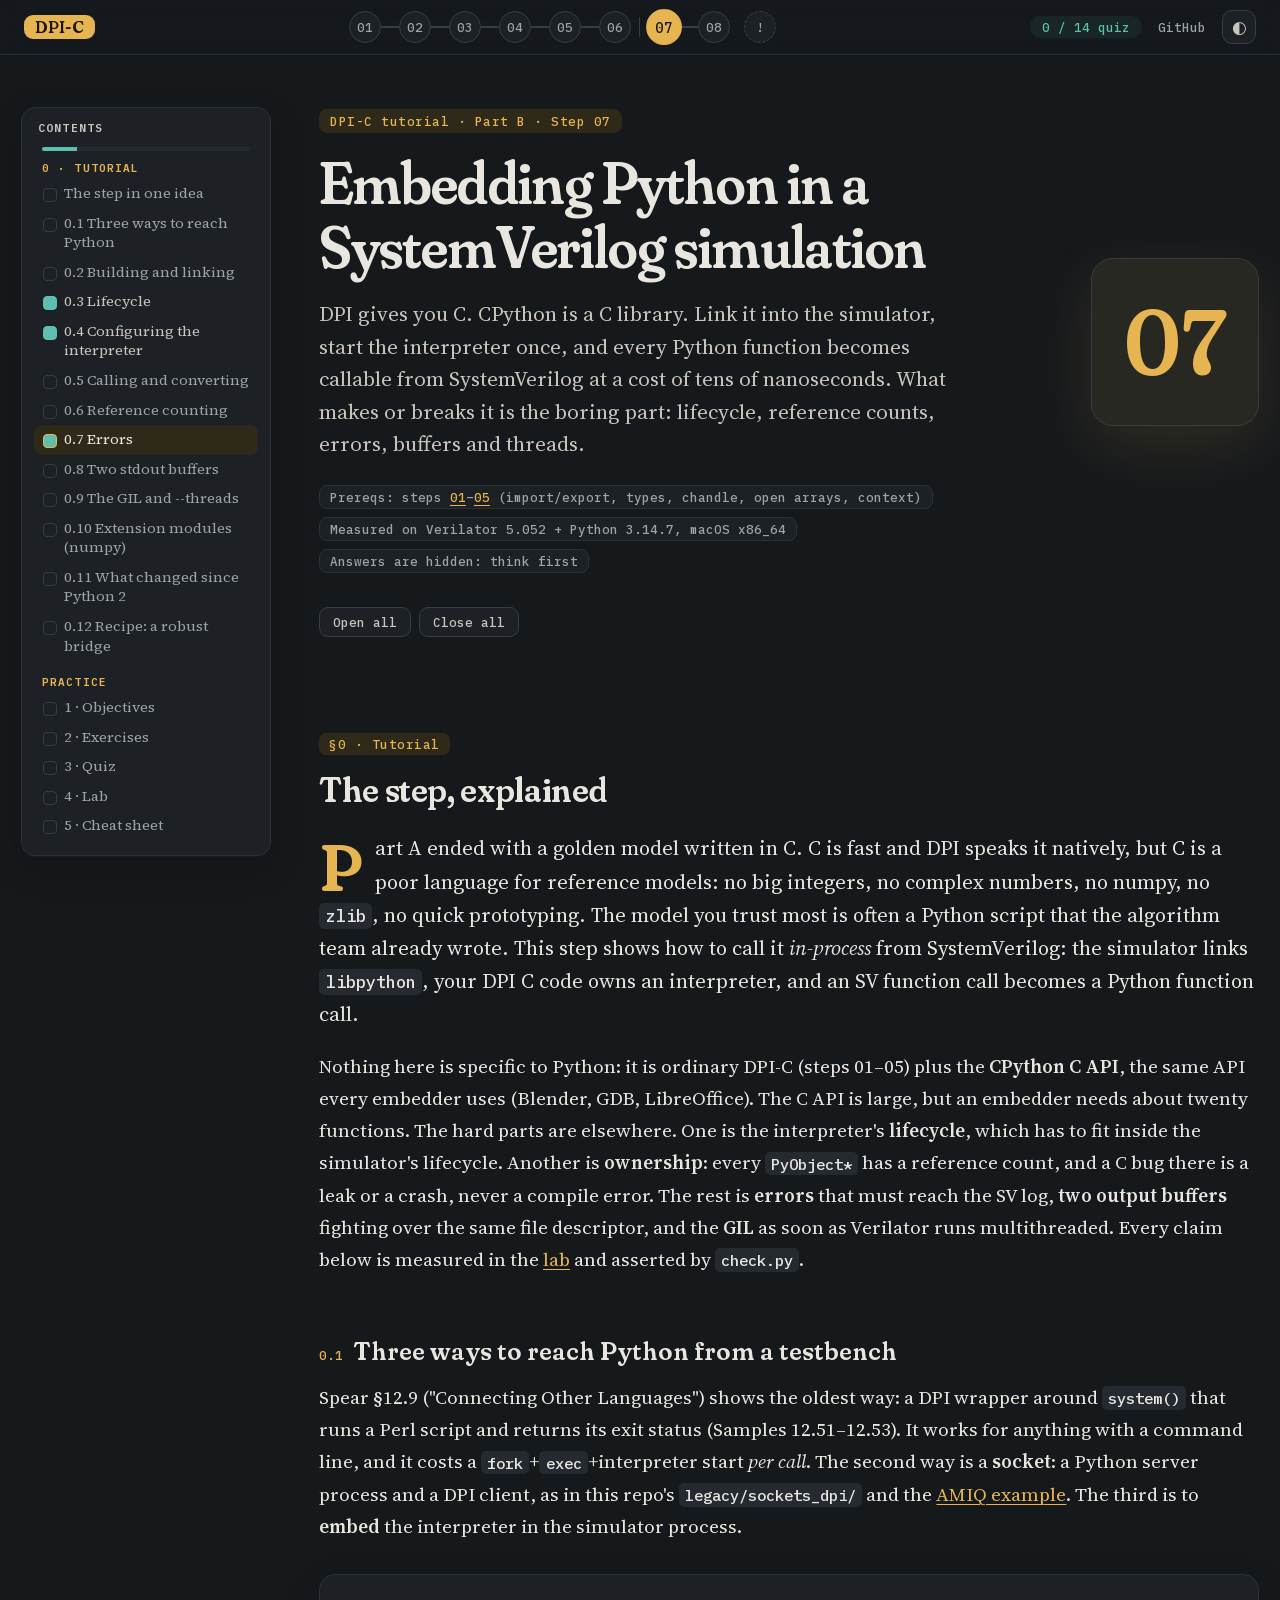
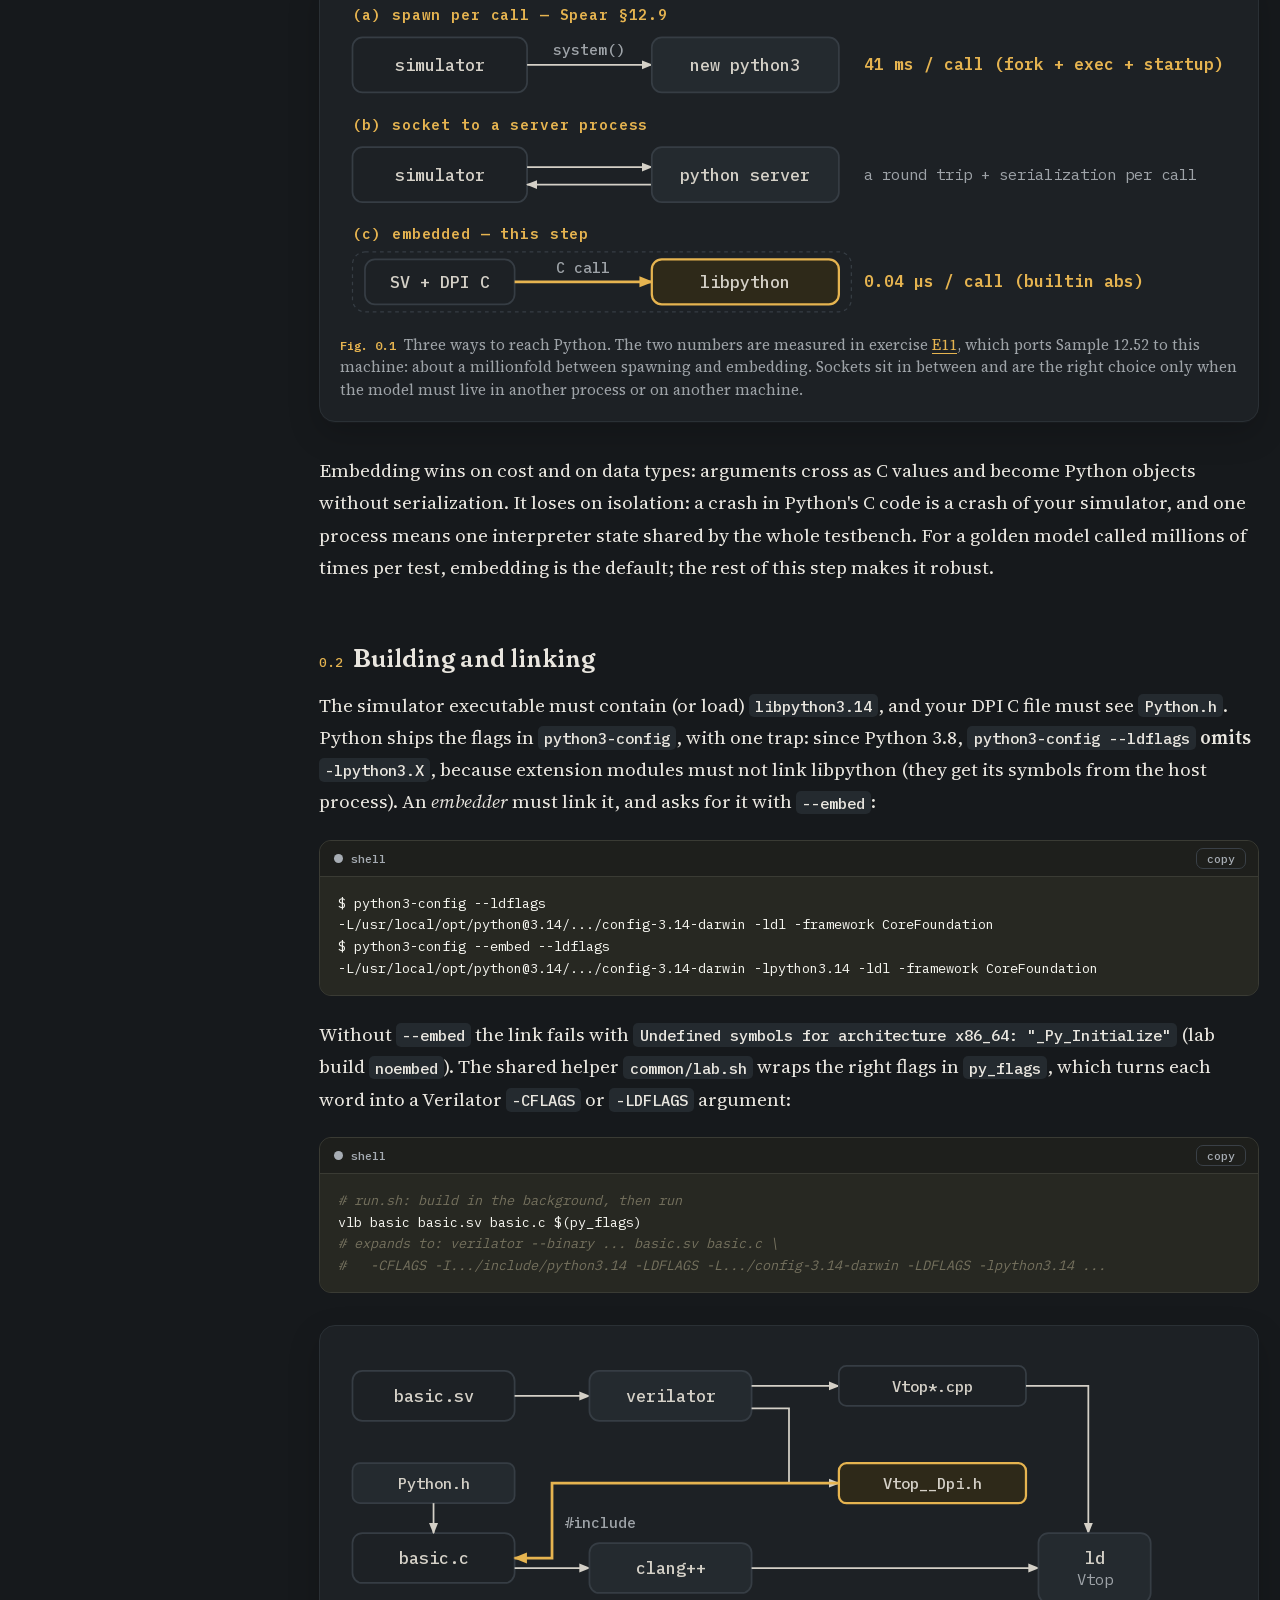
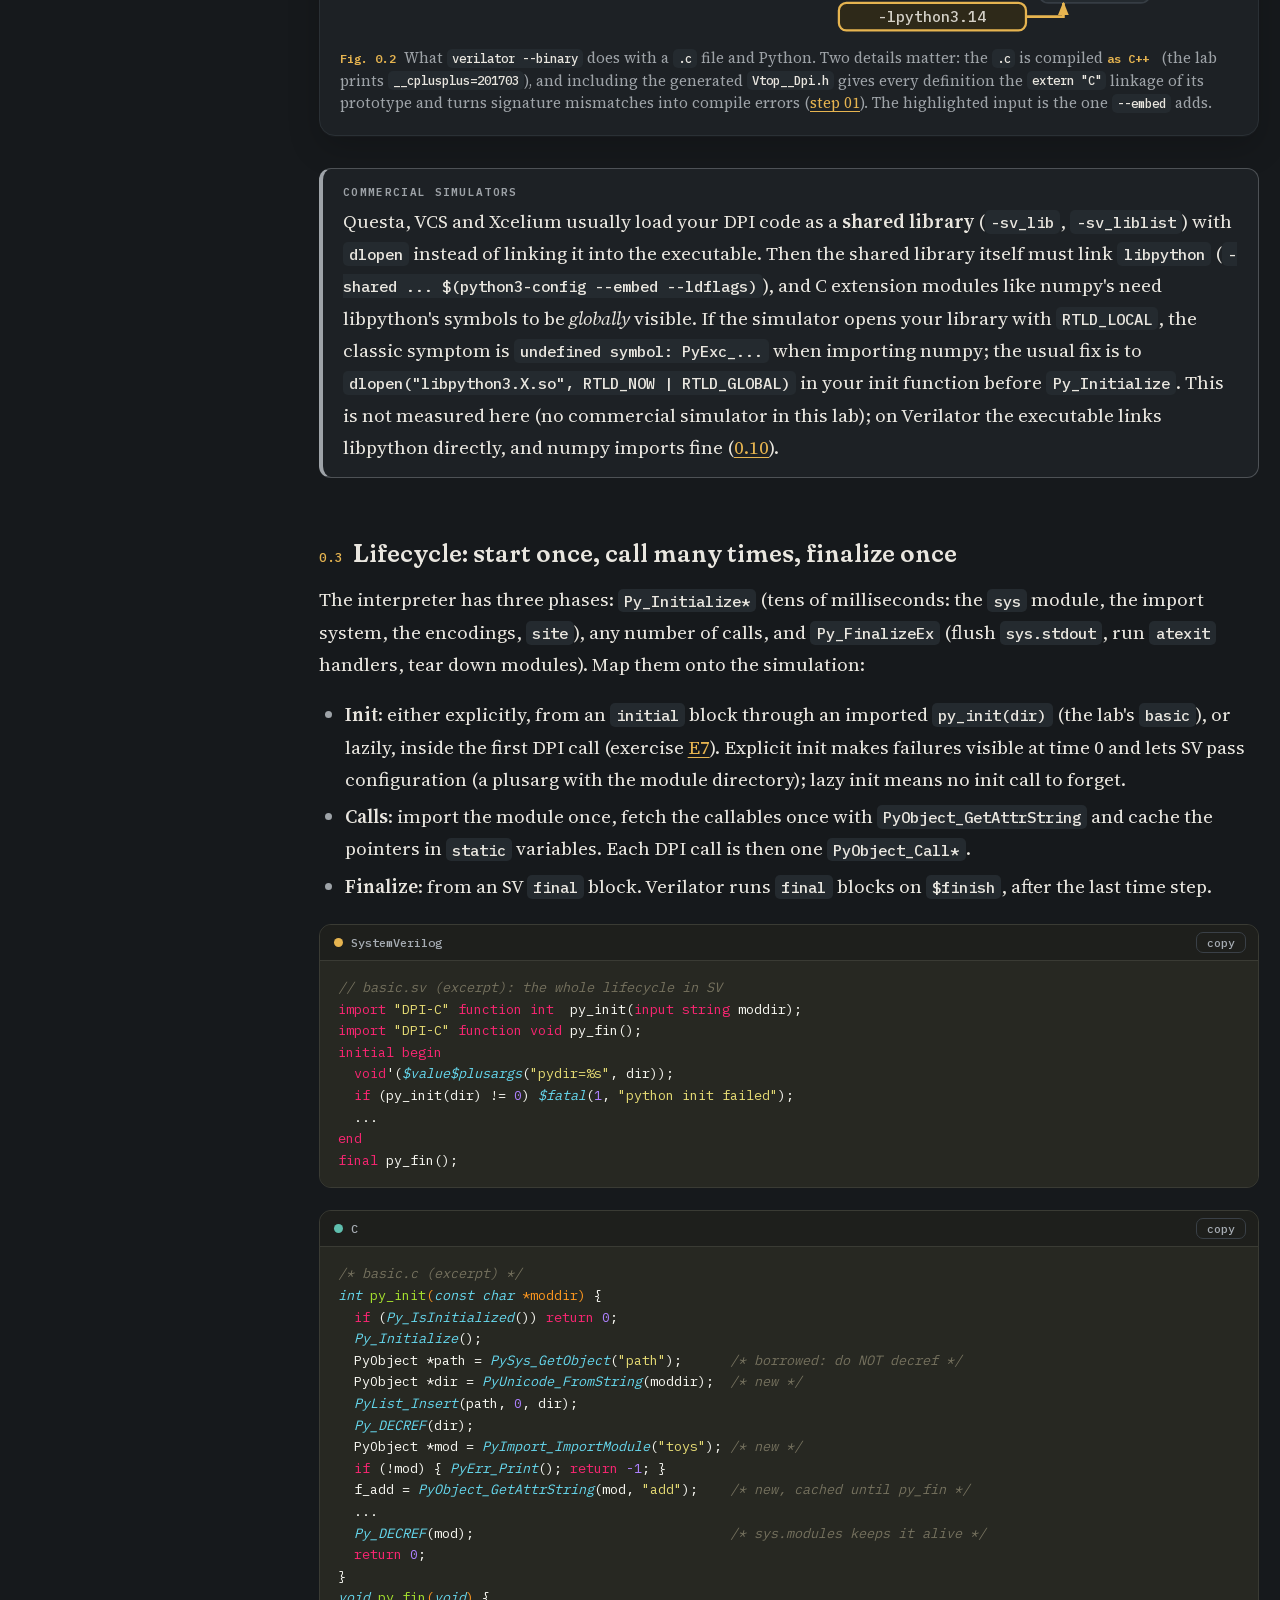
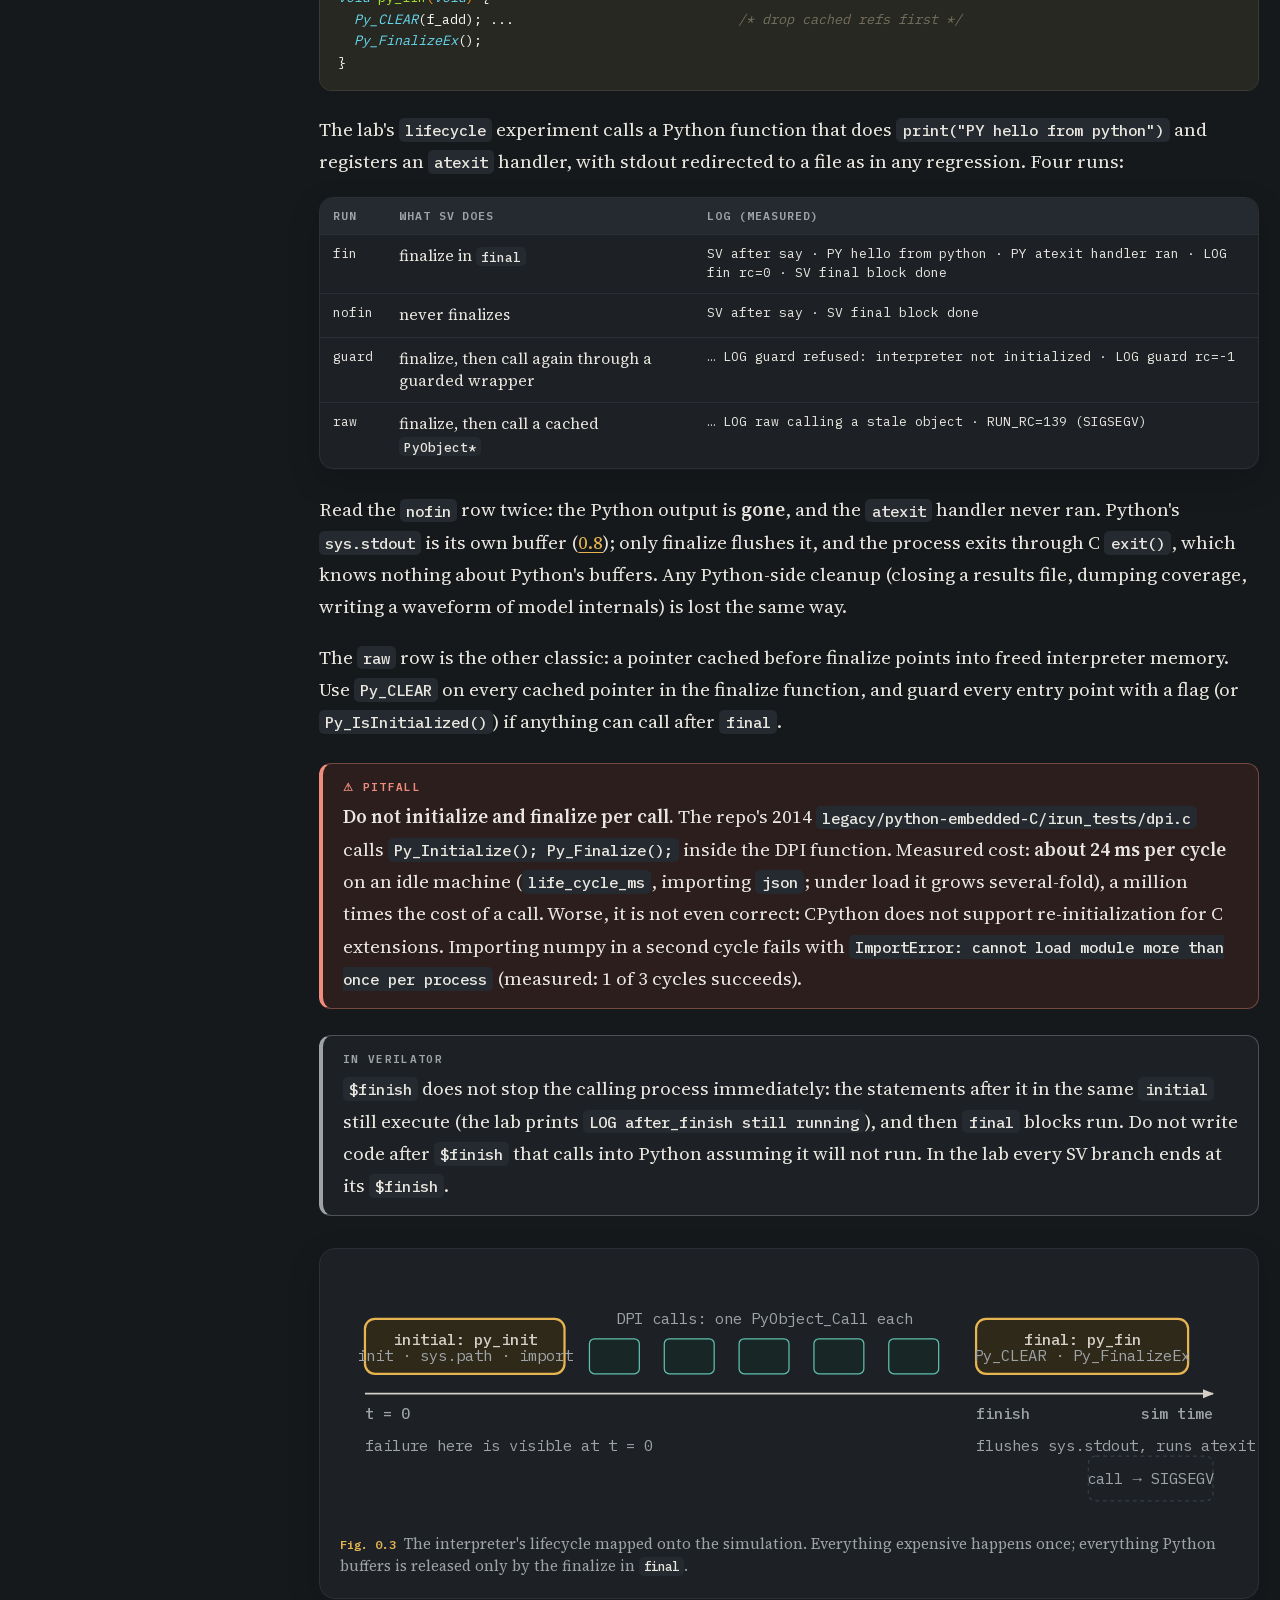
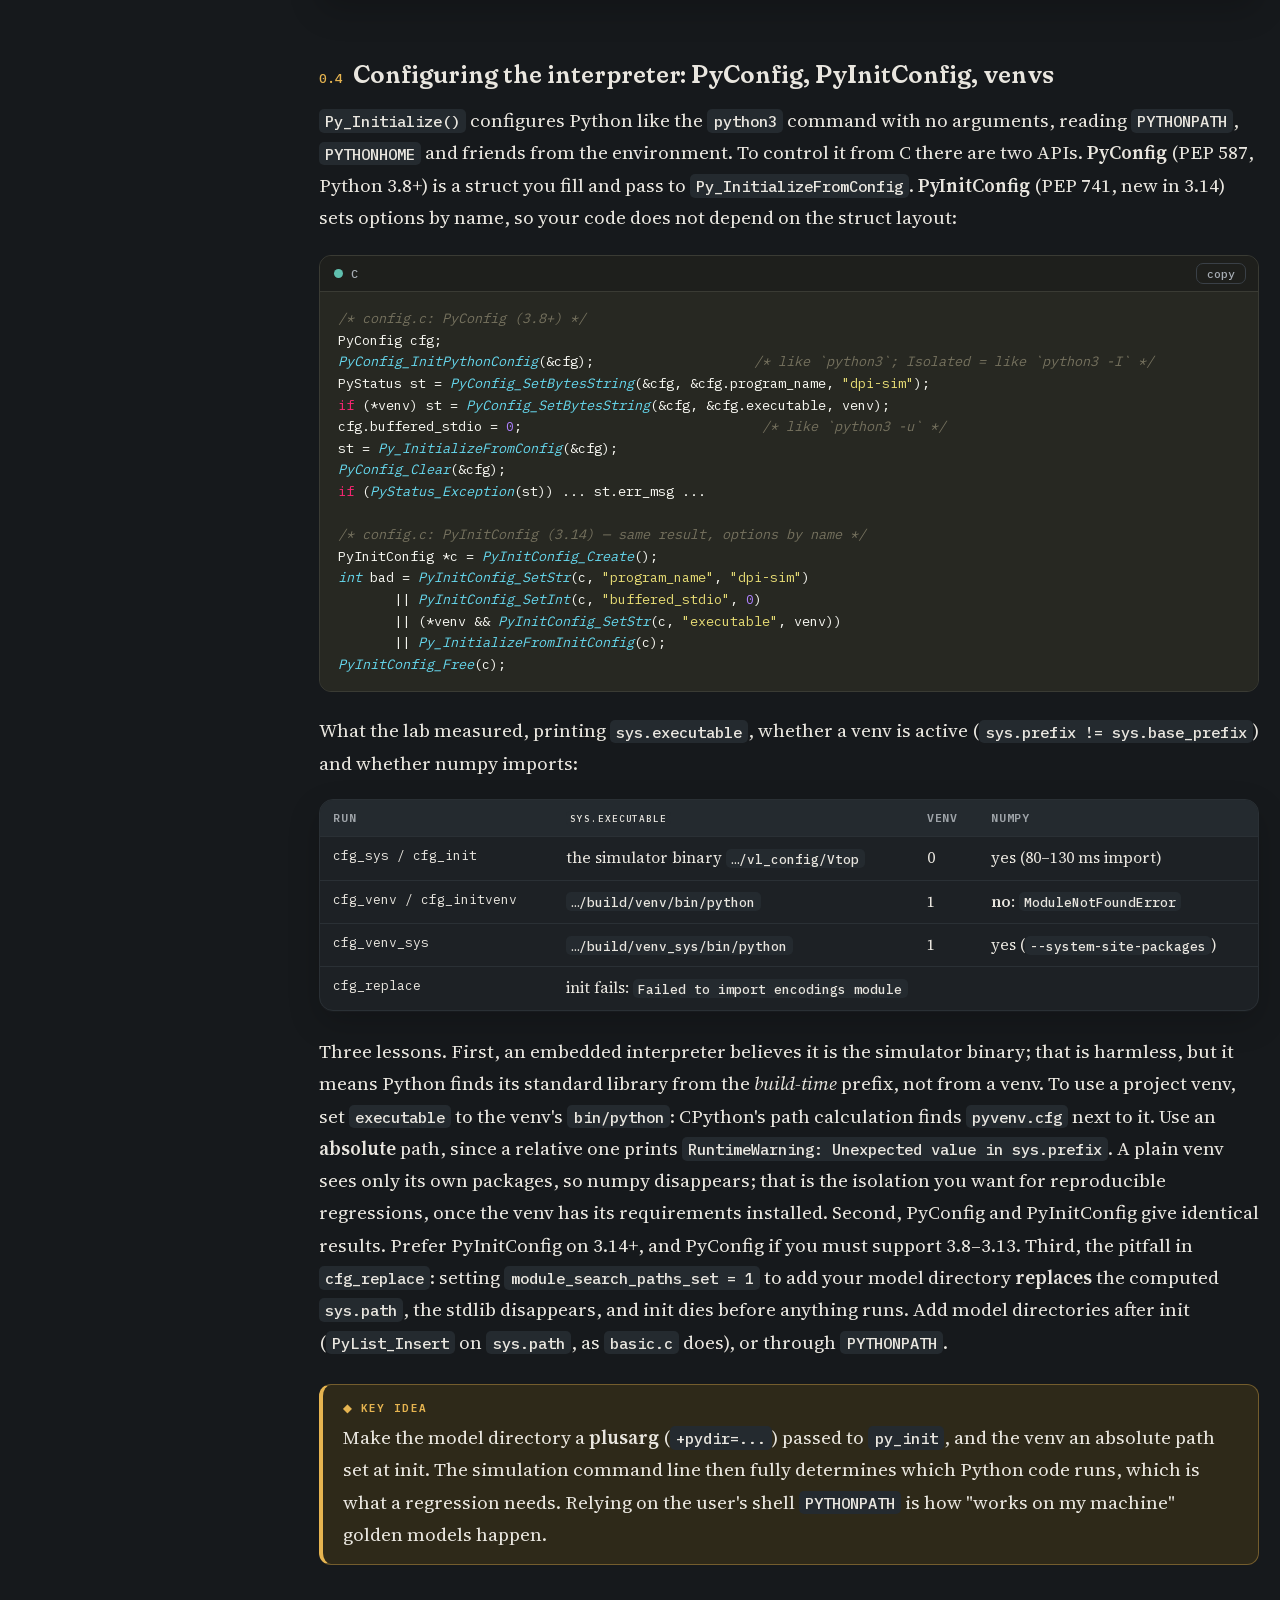
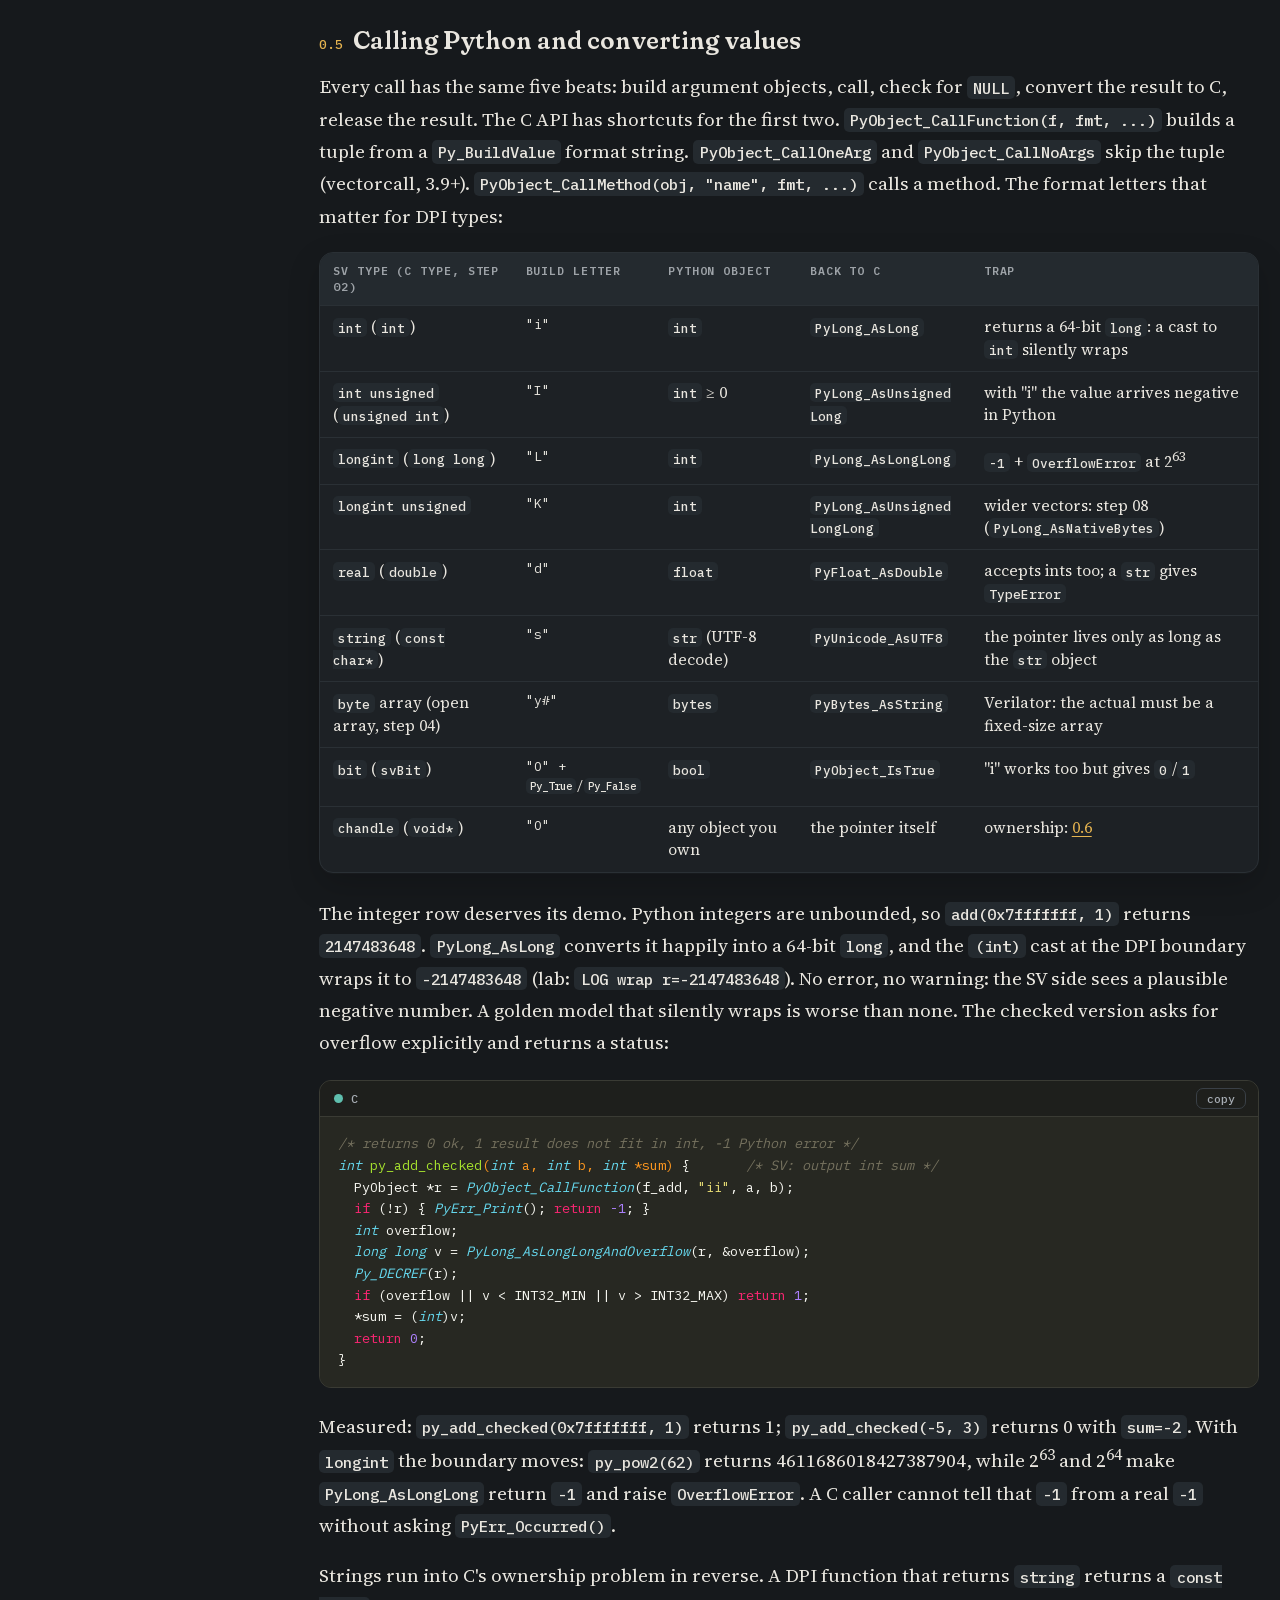
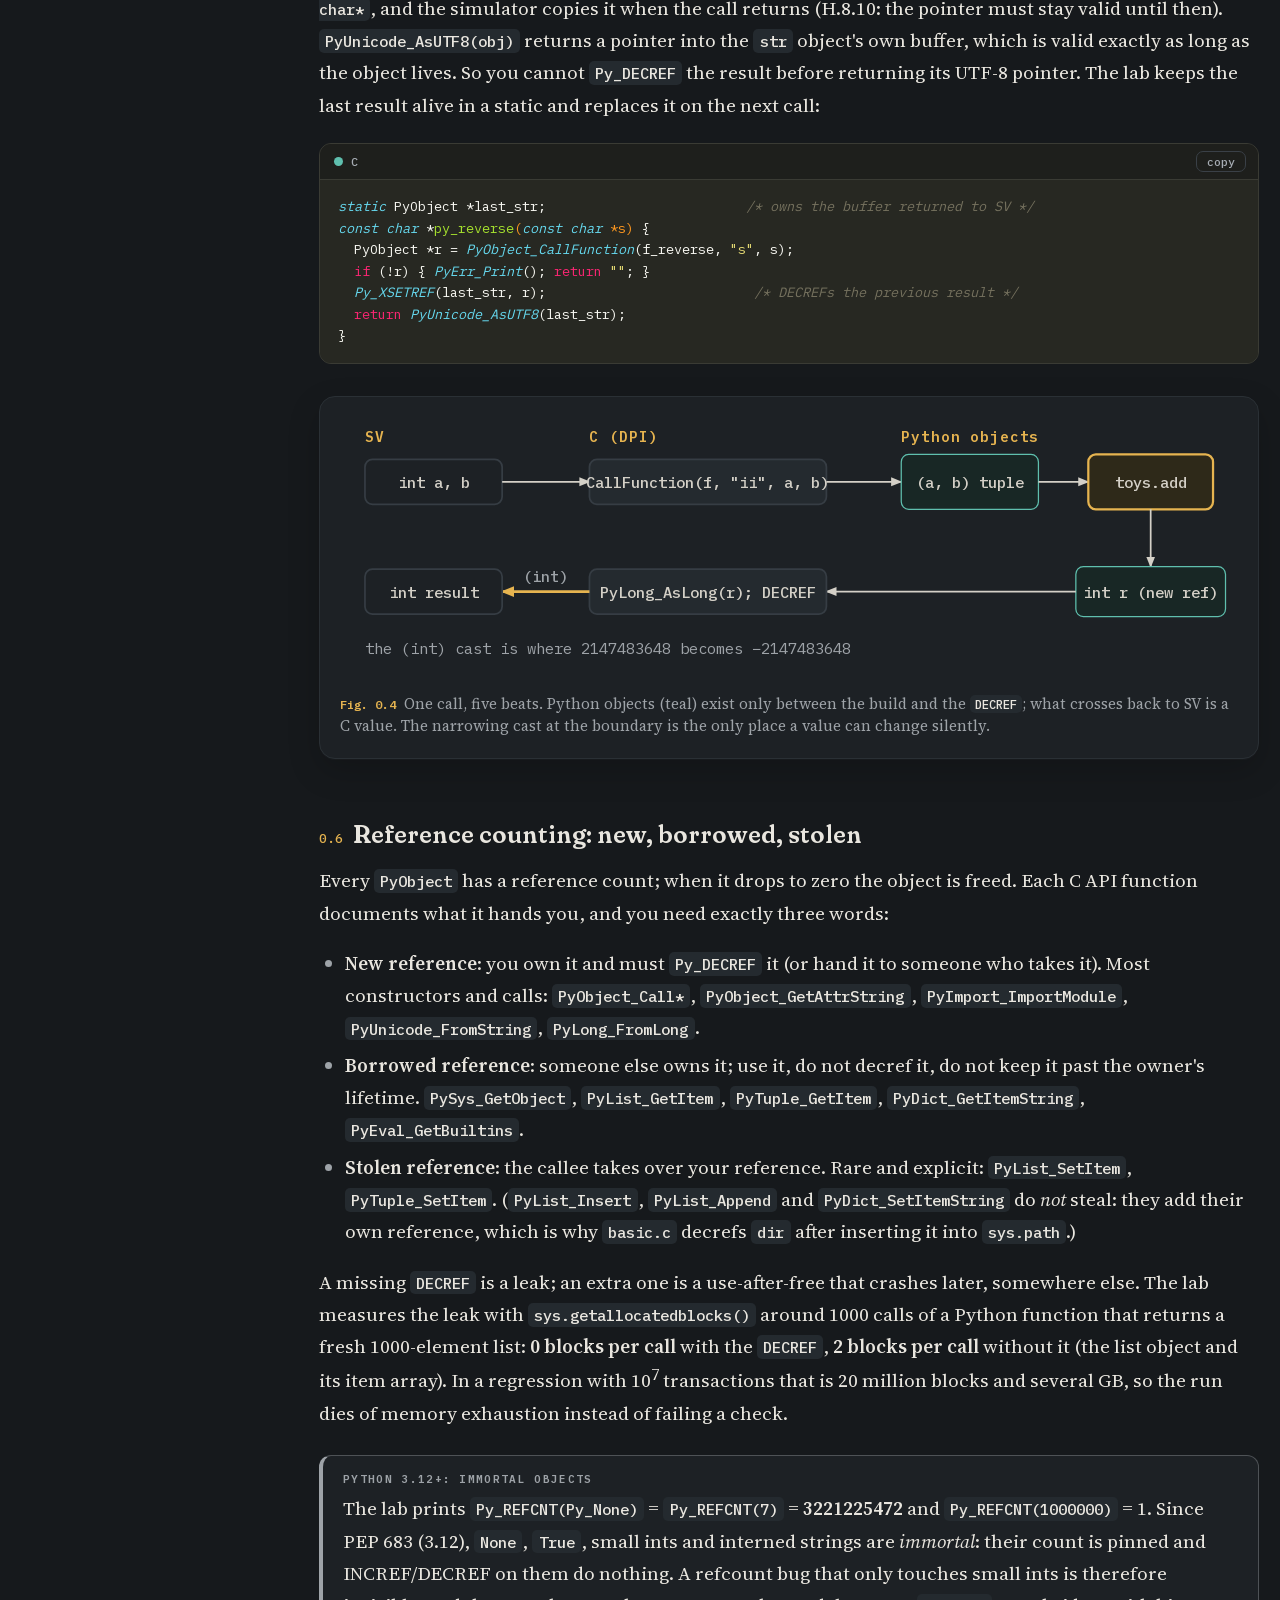
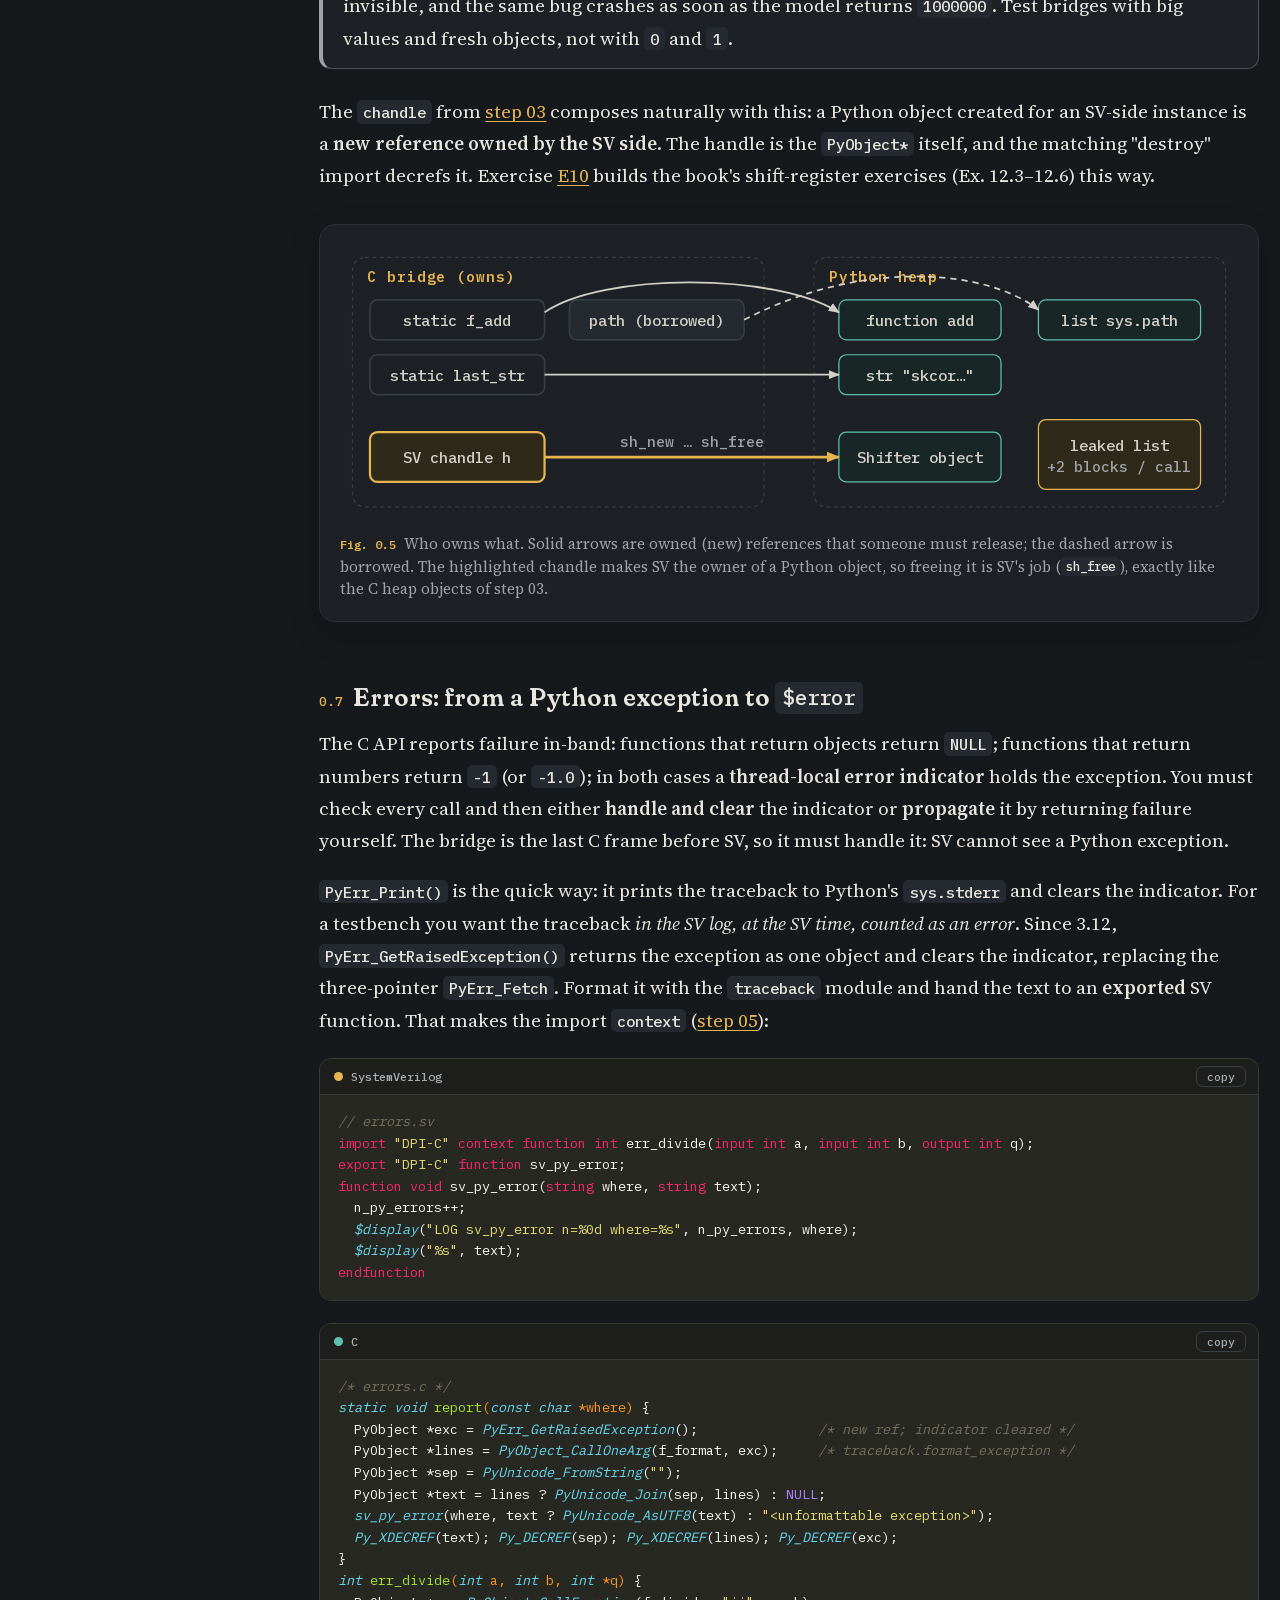
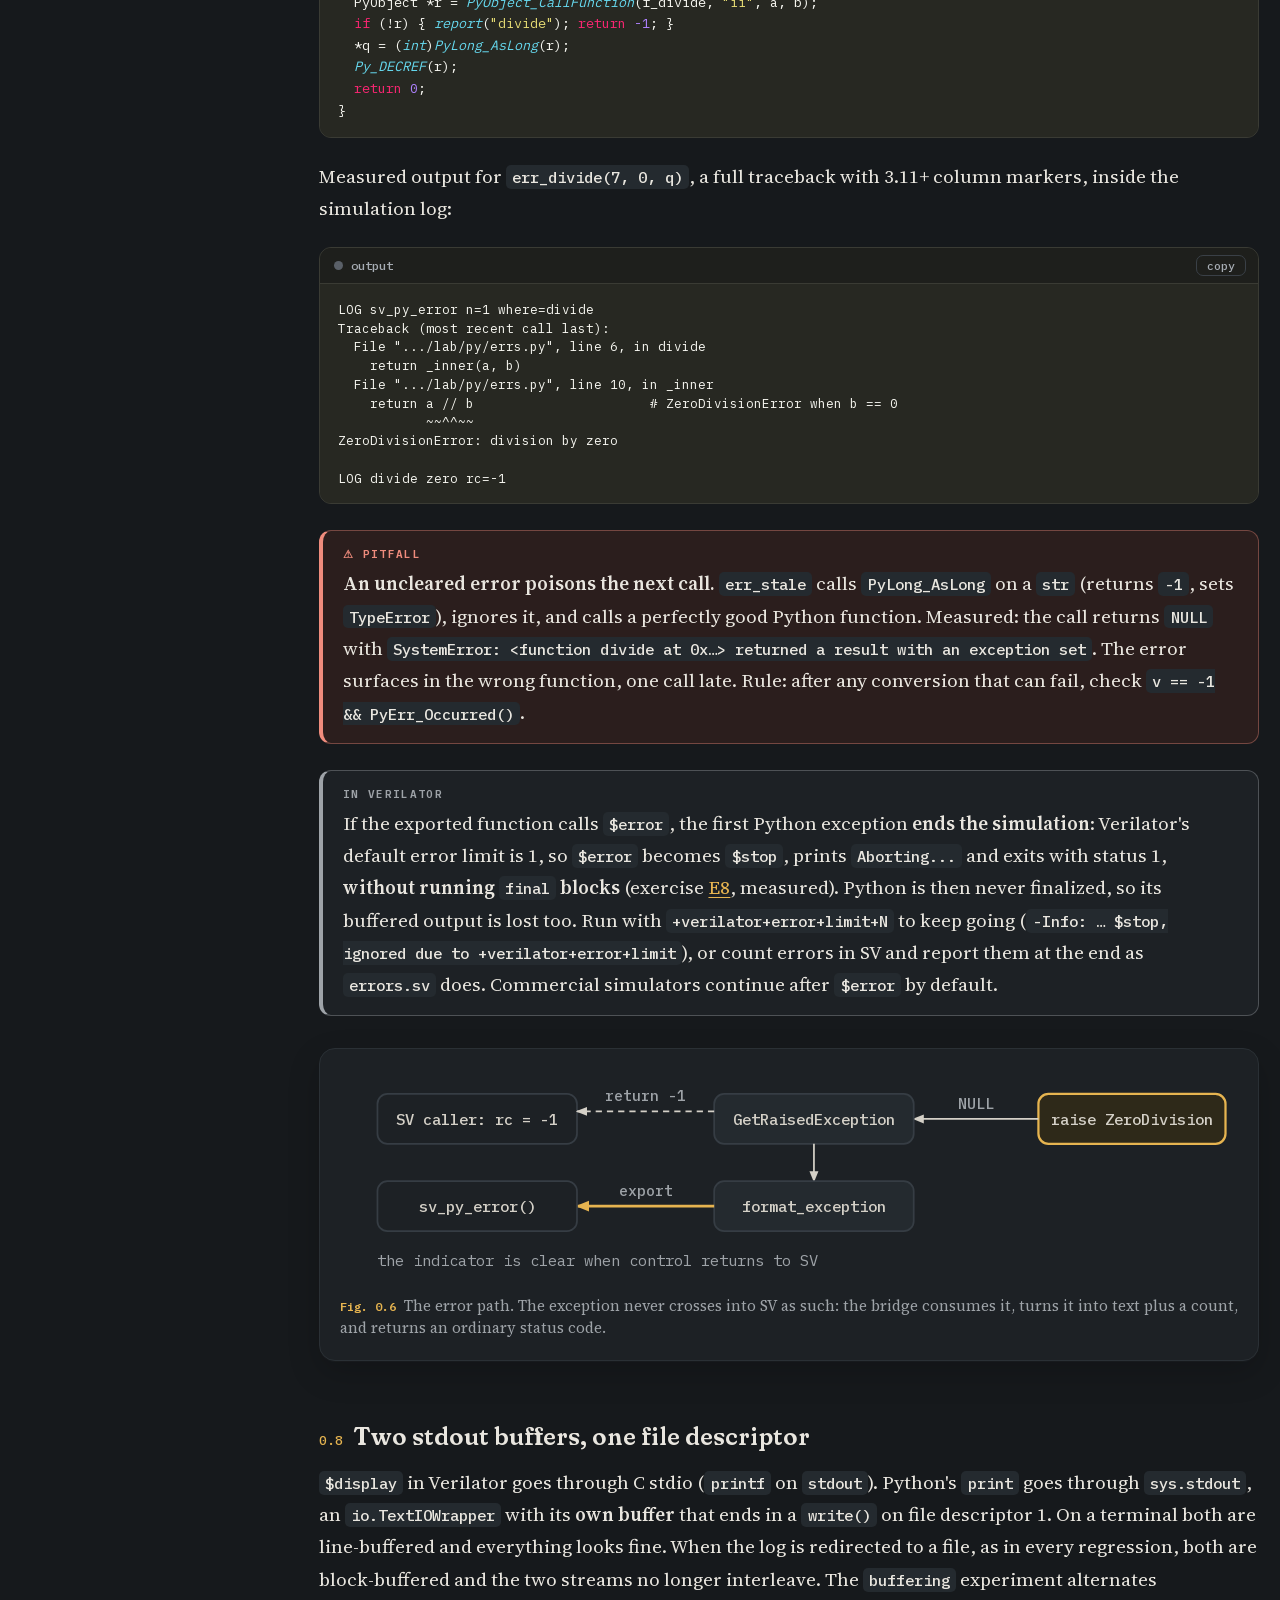
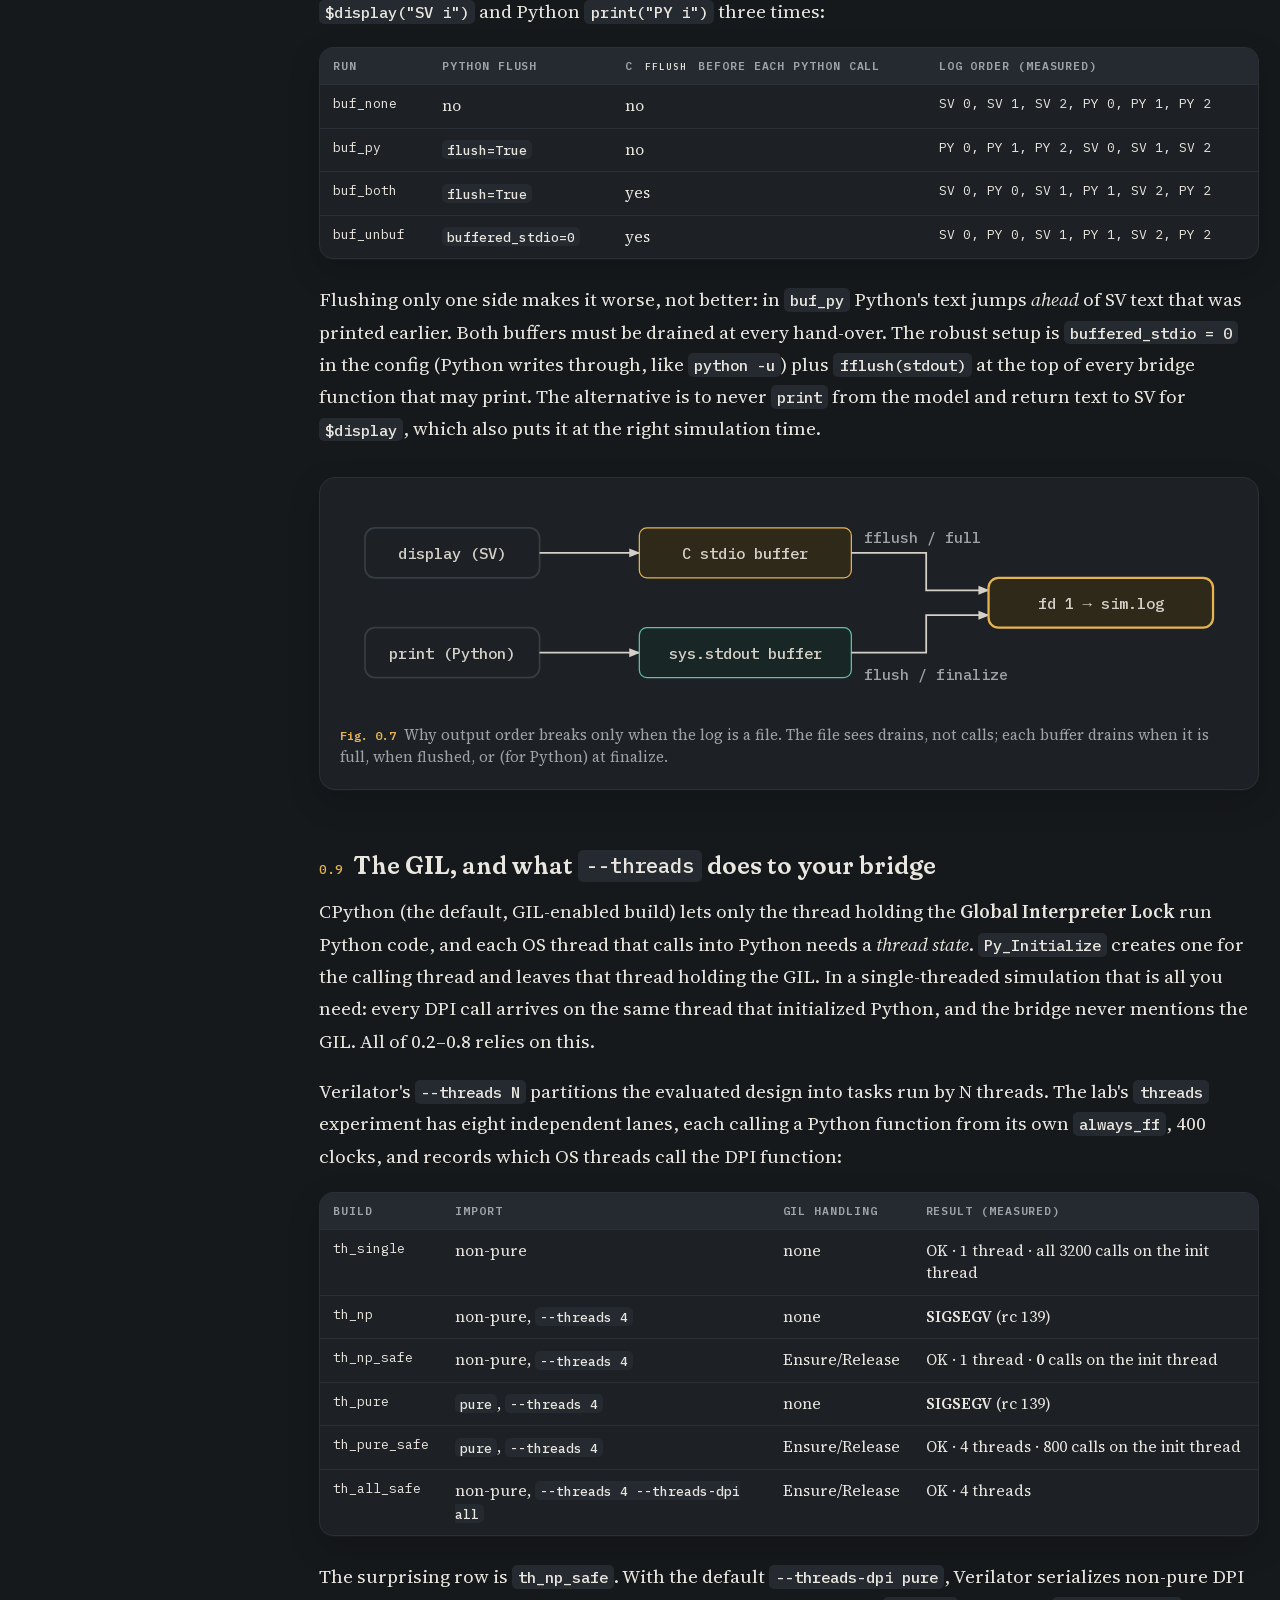
<file: tutorial/07_embedding_python/guide.html>
<!doctype html>
<html lang="en">
<head>
<meta charset="utf-8">
<meta name="viewport" content="width=device-width, initial-scale=1">
<title>Step 07: Embedding Python</title>
<link rel="stylesheet" href="../assets/katex/katex.min.css">
<link rel="stylesheet" href="../assets/guide.css">
<link rel="stylesheet" href="../assets/quiz.css">
<script defer src="../assets/katex/katex.min.js"></script>
<script defer src="../assets/katex/contrib/auto-render.min.js"></script>
<script defer src="../assets/quiz.js"></script>
<script>try{var t=localStorage.getItem('dpic-theme');if(t)document.documentElement.dataset.theme=t}catch(e){}</script>
<script defer src="../assets/guide.js"></script>
</head>
<body>
<svg class="dg-defs" aria-hidden="true" focusable="false"><defs>
  <marker id="ah" viewBox="0 0 10 10" refX="9" refY="5" markerWidth="9" markerHeight="9" markerUnits="userSpaceOnUse" orient="auto-start-reverse"><path class="ah" d="M0,1 L10,5 L0,9 z"/></marker>
  <marker id="ah-acc" viewBox="0 0 10 10" refX="9" refY="5" markerWidth="11" markerHeight="11" markerUnits="userSpaceOnUse" orient="auto-start-reverse"><path class="ah-acc" d="M0,1 L10,5 L0,9 z"/></marker>
  <marker id="ah-2" viewBox="0 0 10 10" refX="9" refY="5" markerWidth="9" markerHeight="9" markerUnits="userSpaceOnUse" orient="auto-start-reverse"><path class="ah-2" d="M0,1 L10,5 L0,9 z"/></marker>
</defs></svg>

<div class="page">
<details class="toc" id="toc"><summary>Contents</summary><nav><ol>
<li class="grp">0 · Tutorial</li>
<li><a href="#tutorial">The step in one idea</a></li>
<li><a href="#r-why">0.1 Three ways to reach Python</a></li>
<li><a href="#r-build">0.2 Building and linking</a></li>
<li><a href="#r-life">0.3 Lifecycle</a></li>
<li><a href="#r-config">0.4 Configuring the interpreter</a></li>
<li><a href="#r-call">0.5 Calling and converting</a></li>
<li><a href="#r-refs">0.6 Reference counting</a></li>
<li><a href="#r-errors">0.7 Errors</a></li>
<li><a href="#r-stdout">0.8 Two stdout buffers</a></li>
<li><a href="#r-gil">0.9 The GIL and --threads</a></li>
<li><a href="#r-ext">0.10 Extension modules (numpy)</a></li>
<li><a href="#r-py2">0.11 What changed since Python 2</a></li>
<li><a href="#r-recipe">0.12 Recipe: a robust bridge</a></li>
<li class="grp">Practice</li>
<li><a href="#s1">1 · Objectives</a></li>
<li><a href="#s2">2 · Exercises</a></li>
<li><a href="#s3">3 · Quiz</a></li>
<li><a href="#s4">4 · Lab</a></li>
<li><a href="#s5">5 · Cheat sheet</a></li>
</ol></nav></details>

<main>
<p class="kicker">DPI-C tutorial · Part B · Step 07</p>
<h1>Embedding Python in a SystemVerilog simulation</h1>
<p class="deck">DPI gives you C. CPython is a C library. Link it into the simulator, start the interpreter once, and every Python function becomes callable from SystemVerilog at a cost of tens of nanoseconds. What makes or breaks it is the boring part: lifecycle, reference counts, errors, buffers and threads.</p>
<p class="meta"><span>Prereqs: steps <a href="../01_first_call/guide.html">01</a>–<a href="../05_export_and_context/guide.html">05</a> (import/export, types, chandle, open arrays, context)</span><span>Measured on Verilator 5.052 + Python 3.14.7, macOS x86_64</span><span>Answers are hidden: think first</span></p>
<div class="tools"><button onclick="setAll(true)">Open all</button><button onclick="setAll(false)">Close all</button></div>

<h2 id="tutorial"><span class="no">§0 · Tutorial</span>The step, explained</h2>
<p class="lead">Part A ended with a golden model written in C. C is fast and DPI speaks it natively, but C is a poor language for reference models: no big integers, no complex numbers, no numpy, no <code>zlib</code>, no quick prototyping. The model you trust most is often a Python script that the algorithm team already wrote. This step shows how to call it <em>in-process</em> from SystemVerilog: the simulator links <code>libpython</code>, your DPI C code owns an interpreter, and an SV function call becomes a Python function call.</p>
<p>Nothing here is specific to Python: it is ordinary DPI-C (steps 01–05) plus the <b>CPython C API</b>, the same API every embedder uses (Blender, GDB, LibreOffice). The C API is large, but an embedder needs about twenty functions. The hard parts are elsewhere. One is the interpreter's <b>lifecycle</b>, which has to fit inside the simulator's lifecycle. Another is <b>ownership</b>: every <code>PyObject*</code> has a reference count, and a C bug there is a leak or a crash, never a compile error. The rest is <b>errors</b> that must reach the SV log, <b>two output buffers</b> fighting over the same file descriptor, and the <b>GIL</b> as soon as Verilator runs multithreaded. Every claim below is measured in the <a href="#s4">lab</a> and asserted by <code>check.py</code>.</p>

<!-- 0.1 -->
<h3 id="r-why"><span class="no">0.1</span>Three ways to reach Python from a testbench</h3>
<p>Spear §12.9 ("Connecting Other Languages") shows the oldest way: a DPI wrapper around <code>system()</code> that runs a Perl script and returns its exit status (Samples 12.51–12.53). It works for anything with a command line, and it costs a <code>fork</code>+<code>exec</code>+interpreter start <em>per call</em>. The second way is a <b>socket</b>: a Python server process and a DPI client, as in this repo's <code>legacy/sockets_dpi/</code> and the <a href="https://www.consulting.amiq.com/?p=5664">AMIQ example</a>. The third is to <b>embed</b> the interpreter in the simulator process.</p>

<figure class="fig">
<svg class="dg" viewBox="0 0 720 260" role="img" aria-label="Three ways to call Python from SystemVerilog. Spawn: each DPI call forks a new python3 process, measured 41 milliseconds per call. Socket: a long-lived Python server process exchanges messages with a DPI client over a socket, costing a round trip per call. Embedded: libpython lives inside the simulator process and a DPI call is a C function call into the interpreter, measured 0.04 microseconds for a builtin.">
<text class="ttl" x="10" y="20">(a) spawn per call — Spear §12.9</text>
<rect class="box" x="10" y="34" width="140" height="44" rx="8"/><text class="lbl" x="80" y="56">simulator</text>
<path class="e" d="M150,56 H250" marker-end="url(#ah)"/><text class="t mid" x="200" y="48">system()</text>
<rect class="box soft" x="250" y="34" width="150" height="44" rx="8"/><text class="lbl" x="325" y="56">new python3</text>
<text class="hotx" x="420" y="60">41 ms / call (fork + exec + startup)</text>
<text class="ttl" x="10" y="108">(b) socket to a server process</text>
<rect class="box" x="10" y="122" width="140" height="44" rx="8"/><text class="lbl" x="80" y="144">simulator</text>
<path class="e" d="M150,138 H250" marker-end="url(#ah)"/><path class="e" d="M250,152 H150" marker-end="url(#ah)"/>
<rect class="box soft" x="250" y="122" width="150" height="44" rx="8"/><text class="lbl" x="325" y="144">python server</text>
<text class="note" x="420" y="148">a round trip + serialization per call</text>
<text class="ttl" x="10" y="196">(c) embedded — this step</text>
<rect class="ghost" x="10" y="206" width="400" height="48" rx="10"/>
<rect class="box" x="20" y="212" width="120" height="36" rx="8"/><text class="lbl" x="80" y="230">SV + DPI C</text>
<path class="e hot" d="M140,230 H250" marker-end="url(#ah-acc)"/><text class="t mid" x="195" y="223">C call</text>
<rect class="box hot" x="250" y="212" width="150" height="36" rx="8"/><text class="lbl" x="325" y="230">libpython</text>
<text class="hotx" x="420" y="234">0.04 µs / call (builtin abs)</text>
</svg>
<figcaption><b>Fig. 0.1</b>Three ways to reach Python. The two numbers are measured in exercise <a href="#e11">E11</a>, which ports Sample 12.52 to this machine: about a millionfold between spawning and embedding. Sockets sit in between and are the right choice only when the model must live in another process or on another machine.</figcaption>
</figure>

<p>Embedding wins on cost and on data types: arguments cross as C values and become Python objects without serialization. It loses on isolation: a crash in Python's C code is a crash of your simulator, and one process means one interpreter state shared by the whole testbench. For a golden model called millions of times per test, embedding is the default; the rest of this step makes it robust.</p>

<!-- 0.2 -->
<h3 id="r-build"><span class="no">0.2</span>Building and linking</h3>
<p>The simulator executable must contain (or load) <code>libpython3.14</code>, and your DPI C file must see <code>Python.h</code>. Python ships the flags in <code>python3-config</code>, with one trap: since Python 3.8, <code>python3-config --ldflags</code> <b>omits</b> <code>-lpython3.X</code>, because extension modules must not link libpython (they get its symbols from the host process). An <em>embedder</em> must link it, and asks for it with <code>--embed</code>:</p>
<pre class="sh"><code>$ python3-config --ldflags
-L/usr/local/opt/python@3.14/.../config-3.14-darwin -ldl -framework CoreFoundation
$ python3-config --embed --ldflags
-L/usr/local/opt/python@3.14/.../config-3.14-darwin <span class="k">-lpython3.14</span> -ldl -framework CoreFoundation</code></pre>
<p>Without <code>--embed</code> the link fails with <code>Undefined symbols for architecture x86_64: "_Py_Initialize"</code> (lab build <code>noembed</code>). The shared helper <code>common/lab.sh</code> wraps the right flags in <code>py_flags</code>, which turns each word into a Verilator <code>-CFLAGS</code> or <code>-LDFLAGS</code> argument:</p>
<pre class="sh"><code><span class="c"># run.sh: build in the background, then run</span>
vlb basic basic.sv basic.c $(py_flags)
<span class="c"># expands to: verilator --binary ... basic.sv basic.c \</span>
<span class="c">#   -CFLAGS -I.../include/python3.14 -LDFLAGS -L.../config-3.14-darwin -LDFLAGS -lpython3.14 ...</span></code></pre>

<figure class="fig">
<svg class="dg" viewBox="0 0 720 230" role="img" aria-label="Build pipeline. Verilator turns basic.sv into C++ classes and the header Vtop__Dpi.h with the DPI prototypes. basic.c includes Python.h and Vtop__Dpi.h and is compiled by the C++ compiler. The linker combines the Verilator objects, basic.o and libpython3.14 into the Vtop executable.">
<rect class="box" x="10" y="20" width="130" height="40" rx="8"/><text class="lbl" x="75" y="40">basic.sv</text>
<path class="e" d="M140,40 H200" marker-end="url(#ah)"/>
<rect class="box soft" x="200" y="20" width="130" height="40" rx="8"/><text class="lbl" x="265" y="40">verilator</text>
<path class="e" d="M330,32 H400" marker-end="url(#ah)"/><path class="e" d="M330,50 H360 V110 H400" marker-end="url(#ah)"/>
<rect class="box" x="400" y="16" width="150" height="32" rx="6"/><text class="lbl" x="475" y="32" style="font-size:12.5px">Vtop*.cpp</text>
<rect class="box hot" x="400" y="94" width="150" height="32" rx="6"/><text class="lbl" x="475" y="110" style="font-size:12.5px">Vtop__Dpi.h</text>
<rect class="box" x="10" y="150" width="130" height="40" rx="8"/><text class="lbl" x="75" y="170">basic.c</text>
<rect class="box soft" x="10" y="94" width="130" height="32" rx="6"/><text class="lbl" x="75" y="110" style="font-size:12.5px">Python.h</text>
<path class="e" d="M75,126 V150" marker-end="url(#ah)"/>
<path class="e hot" d="M400,110 H170 V170 H140" marker-end="url(#ah-acc)"/><text class="t" x="180" y="146">#include</text>
<path class="e" d="M140,178 H200" marker-end="url(#ah)"/>
<rect class="box soft" x="200" y="158" width="130" height="40" rx="8"/><text class="lbl" x="265" y="178">clang++</text>
<path class="e" d="M550,32 H600 V150" marker-end="url(#ah)"/>
<path class="e" d="M330,178 H560" marker-end="url(#ah)"/>
<rect class="box soft" x="560" y="150" width="90" height="56" rx="8"/><text class="lbl" x="605" y="170">ld</text><text class="note mid" x="605" y="192">Vtop</text>
<rect class="box hot" x="400" y="206" width="150" height="22" rx="6"/><text class="lbl" x="475" y="217" style="font-size:12px">-lpython3.14</text>
<path class="e hot" d="M550,217 H580 V206" marker-end="url(#ah-acc)"/>
</svg>
<figcaption><b>Fig. 0.2</b>What <code>verilator --binary</code> does with a <code>.c</code> file and Python. Two details matter: the <code>.c</code> is compiled <b>as C++</b> (the lab prints <code>__cplusplus=201703</code>), and including the generated <code>Vtop__Dpi.h</code> gives every definition the <code>extern "C"</code> linkage of its prototype and turns signature mismatches into compile errors (<a href="../01_first_call/guide.html">step 01</a>). The highlighted input is the one <code>--embed</code> adds.</figcaption>
</figure>

<div class="callout note" style="--c-label:'Commercial simulators'"><p>Questa, VCS and Xcelium usually load your DPI code as a <b>shared library</b> (<code>-sv_lib</code>, <code>-sv_liblist</code>) with <code>dlopen</code> instead of linking it into the executable. Then the shared library itself must link <code>libpython</code> (<code>-shared ... $(python3-config --embed --ldflags)</code>), and C extension modules like numpy's need libpython's symbols to be <em>globally</em> visible. If the simulator opens your library with <code>RTLD_LOCAL</code>, the classic symptom is <code>undefined symbol: PyExc_...</code> when importing numpy; the usual fix is to <code>dlopen("libpython3.X.so", RTLD_NOW | RTLD_GLOBAL)</code> in your init function before <code>Py_Initialize</code>. This is not measured here (no commercial simulator in this lab); on Verilator the executable links libpython directly, and numpy imports fine (<a href="#r-ext">0.10</a>).</p></div>

<!-- 0.3 -->
<h3 id="r-life"><span class="no">0.3</span>Lifecycle: start once, call many times, finalize once</h3>
<p>The interpreter has three phases: <code>Py_Initialize*</code> (tens of milliseconds: the <code>sys</code> module, the import system, the encodings, <code>site</code>), any number of calls, and <code>Py_FinalizeEx</code> (flush <code>sys.stdout</code>, run <code>atexit</code> handlers, tear down modules). Map them onto the simulation:</p>
<ul>
<li><b>Init</b>: either explicitly, from an <code>initial</code> block through an imported <code>py_init(dir)</code> (the lab's <code>basic</code>), or lazily, inside the first DPI call (exercise <a href="#e7">E7</a>). Explicit init makes failures visible at time 0 and lets SV pass configuration (a plusarg with the module directory); lazy init means no init call to forget.</li>
<li><b>Calls</b>: import the module once, fetch the callables once with <code>PyObject_GetAttrString</code> and cache the pointers in <code>static</code> variables. Each DPI call is then one <code>PyObject_Call*</code>.</li>
<li><b>Finalize</b>: from an SV <code>final</code> block. Verilator runs <code>final</code> blocks on <code>$finish</code>, after the last time step.</li>
</ul>
<pre class="sv"><code><span class="c">// basic.sv (excerpt): the whole lifecycle in SV</span>
<span class="k">import</span> "DPI-C" <span class="k">function int</span>  py_init(<span class="k">input string</span> moddir);
<span class="k">import</span> "DPI-C" <span class="k">function void</span> py_fin();
<span class="k">initial begin</span>
  <span class="k">void</span>'($value$plusargs("pydir=%s", dir));
  <span class="k">if</span> (py_init(dir) != 0) $fatal(1, "python init failed");
  ...
<span class="k">end</span>
<span class="k">final</span> py_fin();</code></pre>
<pre class="cc"><code><span class="c">/* basic.c (excerpt) */</span>
<span class="k">int</span> py_init(<span class="k">const char</span> *moddir) {
  <span class="k">if</span> (Py_IsInitialized()) <span class="k">return</span> 0;
  Py_Initialize();
  PyObject *path = PySys_GetObject("path");      <span class="c">/* borrowed: do NOT decref */</span>
  PyObject *dir = PyUnicode_FromString(moddir);  <span class="c">/* new */</span>
  PyList_Insert(path, 0, dir);
  Py_DECREF(dir);
  PyObject *mod = PyImport_ImportModule("toys"); <span class="c">/* new */</span>
  <span class="k">if</span> (!mod) { PyErr_Print(); <span class="k">return</span> -1; }
  f_add = PyObject_GetAttrString(mod, "add");    <span class="c">/* new, cached until py_fin */</span>
  ...
  Py_DECREF(mod);                                <span class="c">/* sys.modules keeps it alive */</span>
  <span class="k">return</span> 0;
}
<span class="k">void</span> py_fin(<span class="k">void</span>) {
  Py_CLEAR(f_add); ...                            <span class="c">/* drop cached refs first */</span>
  Py_FinalizeEx();
}</code></pre>

<p>The lab's <code>lifecycle</code> experiment calls a Python function that does <code>print("PY hello from python")</code> and registers an <code>atexit</code> handler, with stdout redirected to a file as in any regression. Four runs:</p>
<div class="tbl"><table>
<tr><th>Run</th><th>What SV does</th><th>Log (measured)</th></tr>
<tr><td class="mono">fin</td><td>finalize in <code>final</code></td><td class="mono">SV after say · PY hello from python · PY atexit handler ran · LOG fin rc=0 · SV final block done</td></tr>
<tr><td class="mono">nofin</td><td>never finalizes</td><td class="mono">SV after say · SV final block done</td></tr>
<tr><td class="mono">guard</td><td>finalize, then call again through a guarded wrapper</td><td class="mono">… LOG guard refused: interpreter not initialized · LOG guard rc=-1</td></tr>
<tr><td class="mono">raw</td><td>finalize, then call a cached <code>PyObject*</code></td><td class="mono">… LOG raw calling a stale object · RUN_RC=139 (SIGSEGV)</td></tr>
</table></div>
<p>Read the <code>nofin</code> row twice: the Python output is <b>gone</b>, and the <code>atexit</code> handler never ran. Python's <code>sys.stdout</code> is its own buffer (<a href="#r-stdout">0.8</a>); only finalize flushes it, and the process exits through C <code>exit()</code>, which knows nothing about Python's buffers. Any Python-side cleanup (closing a results file, dumping coverage, writing a waveform of model internals) is lost the same way.</p>
<p>The <code>raw</code> row is the other classic: a pointer cached before finalize points into freed interpreter memory. Use <code>Py_CLEAR</code> on every cached pointer in the finalize function, and guard every entry point with a flag (or <code>Py_IsInitialized()</code>) if anything can call after <code>final</code>.</p>

<div class="callout trap"><p><b>Do not initialize and finalize per call.</b> The repo's 2014 <code>legacy/python-embedded-C/irun_tests/dpi.c</code> calls <code>Py_Initialize(); Py_Finalize();</code> inside the DPI function. Measured cost: <b>about 24 ms per cycle</b> on an idle machine (<code>life_cycle_ms</code>, importing <code>json</code>; under load it grows several-fold), a million times the cost of a call. Worse, it is not even correct: CPython does not support re-initialization for C extensions. Importing numpy in a second cycle fails with <code>ImportError: cannot load module more than once per process</code> (measured: 1 of 3 cycles succeeds).</p></div>

<div class="callout note" style="--c-label:'In Verilator'"><p><code>$finish</code> does not stop the calling process immediately: the statements after it in the same <code>initial</code> still execute (the lab prints <code>LOG after_finish still running</code>), and then <code>final</code> blocks run. Do not write code after <code>$finish</code> that calls into Python assuming it will not run. In the lab every SV branch ends at its <code>$finish</code>.</p></div>

<figure class="fig">
<svg class="dg" viewBox="0 0 720 200" role="img" aria-label="Timeline of a simulation. At time zero the initial block calls py_init: Py_Initialize, sys.path, import, cache callables. During the run every DPI call is one PyObject_Call. At finish the final block calls py_fin: clear cached references and Py_FinalizeEx, which flushes sys.stdout and runs atexit handlers. Calls after finalize crash unless guarded.">
<path class="e" d="M20,100 H700" marker-end="url(#ah)"/><text class="t end" x="700" y="120">sim time</text>
<rect class="box hot" x="20" y="40" width="160" height="44" rx="8"/><text class="lbl" x="100" y="56" style="font-size:12.5px">initial: py_init</text><text class="note mid" x="100" y="74">init · sys.path · import</text>
<g><rect class="s1" x="200" y="56" width="40" height="28" rx="4"/><rect class="s1" x="260" y="56" width="40" height="28" rx="4"/><rect class="s1" x="320" y="56" width="40" height="28" rx="4"/><rect class="s1" x="380" y="56" width="40" height="28" rx="4"/><rect class="s1" x="440" y="56" width="40" height="28" rx="4"/></g>
<text class="note mid" x="340" y="44">DPI calls: one PyObject_Call each</text>
<rect class="box hot" x="510" y="40" width="170" height="44" rx="8"/><text class="lbl" x="595" y="56" style="font-size:12.5px">final: py_fin</text><text class="note mid" x="595" y="74">Py_CLEAR · Py_FinalizeEx</text>
<text class="t" x="20" y="120">t = 0</text><text class="t" x="510" y="120">finish</text>
<text class="note" x="510" y="146">flushes sys.stdout, runs atexit</text>
<rect class="ghost" x="600" y="150" width="100" height="36" rx="6"/><text class="note mid" x="650" y="172">call → SIGSEGV</text>
<text class="note" x="20" y="146">failure here is visible at t = 0</text>
</svg>
<figcaption><b>Fig. 0.3</b>The interpreter's lifecycle mapped onto the simulation. Everything expensive happens once; everything Python buffers is released only by the finalize in <code>final</code>.</figcaption>
</figure>

<!-- 0.4 -->
<h3 id="r-config"><span class="no">0.4</span>Configuring the interpreter: PyConfig, PyInitConfig, venvs</h3>
<p><code>Py_Initialize()</code> configures Python like the <code>python3</code> command with no arguments, reading <code>PYTHONPATH</code>, <code>PYTHONHOME</code> and friends from the environment. To control it from C there are two APIs. <b>PyConfig</b> (PEP 587, Python 3.8+) is a struct you fill and pass to <code>Py_InitializeFromConfig</code>. <b>PyInitConfig</b> (PEP 741, new in 3.14) sets options by name, so your code does not depend on the struct layout:</p>
<pre class="cc"><code><span class="c">/* config.c: PyConfig (3.8+) */</span>
PyConfig cfg;
PyConfig_InitPythonConfig(&amp;cfg);                    <span class="c">/* like `python3`; Isolated = like `python3 -I` */</span>
PyStatus st = PyConfig_SetBytesString(&amp;cfg, &amp;cfg.program_name, "dpi-sim");
<span class="k">if</span> (*venv) st = PyConfig_SetBytesString(&amp;cfg, &amp;cfg.executable, venv);
cfg.buffered_stdio = 0;                              <span class="c">/* like `python3 -u` */</span>
st = Py_InitializeFromConfig(&amp;cfg);
PyConfig_Clear(&amp;cfg);
<span class="k">if</span> (PyStatus_Exception(st)) ... st.err_msg ...

<span class="c">/* config.c: PyInitConfig (3.14) — same result, options by name */</span>
PyInitConfig *c = PyInitConfig_Create();
<span class="k">int</span> bad = PyInitConfig_SetStr(c, "program_name", "dpi-sim")
       || PyInitConfig_SetInt(c, "buffered_stdio", 0)
       || (*venv &amp;&amp; PyInitConfig_SetStr(c, "executable", venv))
       || Py_InitializeFromInitConfig(c);
PyInitConfig_Free(c);</code></pre>
<p>What the lab measured, printing <code>sys.executable</code>, whether a venv is active (<code>sys.prefix != sys.base_prefix</code>) and whether numpy imports:</p>
<div class="tbl"><table>
<tr><th>Run</th><th><code>sys.executable</code></th><th>venv</th><th>numpy</th></tr>
<tr><td class="mono">cfg_sys / cfg_init</td><td>the simulator binary <code>…/vl_config/Vtop</code></td><td>0</td><td>yes (80–130 ms import)</td></tr>
<tr><td class="mono">cfg_venv / cfg_initvenv</td><td><code>…/build/venv/bin/python</code></td><td>1</td><td><b>no</b>: <code>ModuleNotFoundError</code></td></tr>
<tr><td class="mono">cfg_venv_sys</td><td><code>…/build/venv_sys/bin/python</code></td><td>1</td><td>yes (<code>--system-site-packages</code>)</td></tr>
<tr><td class="mono">cfg_replace</td><td colspan="3">init fails: <code>Failed to import encodings module</code></td></tr>
</table></div>
<p>Three lessons. First, an embedded interpreter believes it is the simulator binary; that is harmless, but it means Python finds its standard library from the <em>build-time</em> prefix, not from a venv. To use a project venv, set <code>executable</code> to the venv's <code>bin/python</code>: CPython's path calculation finds <code>pyvenv.cfg</code> next to it. Use an <b>absolute</b> path, since a relative one prints <code>RuntimeWarning: Unexpected value in sys.prefix</code>. A plain venv sees only its own packages, so numpy disappears; that is the isolation you want for reproducible regressions, once the venv has its requirements installed. Second, PyConfig and PyInitConfig give identical results. Prefer PyInitConfig on 3.14+, and PyConfig if you must support 3.8–3.13. Third, the pitfall in <code>cfg_replace</code>: setting <code>module_search_paths_set = 1</code> to add your model directory <b>replaces</b> the computed <code>sys.path</code>, the stdlib disappears, and init dies before anything runs. Add model directories after init (<code>PyList_Insert</code> on <code>sys.path</code>, as <code>basic.c</code> does), or through <code>PYTHONPATH</code>.</p>

<div class="callout hv"><p>Make the model directory a <b>plusarg</b> (<code>+pydir=...</code>) passed to <code>py_init</code>, and the venv an absolute path set at init. The simulation command line then fully determines which Python code runs, which is what a regression needs. Relying on the user's shell <code>PYTHONPATH</code> is how "works on my machine" golden models happen.</p></div>

<!-- 0.5 -->
<h3 id="r-call"><span class="no">0.5</span>Calling Python and converting values</h3>
<p>Every call has the same five beats: build argument objects, call, check for <code>NULL</code>, convert the result to C, release the result. The C API has shortcuts for the first two. <code>PyObject_CallFunction(f, fmt, ...)</code> builds a tuple from a <code>Py_BuildValue</code> format string. <code>PyObject_CallOneArg</code> and <code>PyObject_CallNoArgs</code> skip the tuple (vectorcall, 3.9+). <code>PyObject_CallMethod(obj, "name", fmt, ...)</code> calls a method. The format letters that matter for DPI types:</p>
<div class="tbl"><table>
<tr><th>SV type (C type, step 02)</th><th>Build letter</th><th>Python object</th><th>Back to C</th><th>Trap</th></tr>
<tr><td><code>int</code> (<code>int</code>)</td><td class="mono">"i"</td><td><code>int</code></td><td><code>PyLong_AsLong</code></td><td>returns a 64-bit <code>long</code>: a cast to <code>int</code> silently wraps</td></tr>
<tr><td><code>int unsigned</code> (<code>unsigned int</code>)</td><td class="mono">"I"</td><td><code>int</code> ≥ 0</td><td><code>PyLong_AsUnsignedLong</code></td><td>with "i" the value arrives negative in Python</td></tr>
<tr><td><code>longint</code> (<code>long long</code>)</td><td class="mono">"L"</td><td><code>int</code></td><td><code>PyLong_AsLongLong</code></td><td><code>-1</code> + <code>OverflowError</code> at 2<sup>63</sup></td></tr>
<tr><td><code>longint unsigned</code></td><td class="mono">"K"</td><td><code>int</code></td><td><code>PyLong_AsUnsignedLongLong</code></td><td>wider vectors: step 08 (<code>PyLong_AsNativeBytes</code>)</td></tr>
<tr><td><code>real</code> (<code>double</code>)</td><td class="mono">"d"</td><td><code>float</code></td><td><code>PyFloat_AsDouble</code></td><td>accepts ints too; a <code>str</code> gives <code>TypeError</code></td></tr>
<tr><td><code>string</code> (<code>const char*</code>)</td><td class="mono">"s"</td><td><code>str</code> (UTF-8 decode)</td><td><code>PyUnicode_AsUTF8</code></td><td>the pointer lives only as long as the <code>str</code> object</td></tr>
<tr><td><code>byte</code> array (open array, step 04)</td><td class="mono">"y#"</td><td><code>bytes</code></td><td><code>PyBytes_AsString</code></td><td>Verilator: the actual must be a fixed-size array</td></tr>
<tr><td><code>bit</code> (<code>svBit</code>)</td><td class="mono">"O" + <code>Py_True</code>/<code>Py_False</code></td><td><code>bool</code></td><td><code>PyObject_IsTrue</code></td><td>"i" works too but gives <code>0</code>/<code>1</code></td></tr>
<tr><td><code>chandle</code> (<code>void*</code>)</td><td class="mono">"O"</td><td>any object you own</td><td>the pointer itself</td><td>ownership: <a href="#r-refs">0.6</a></td></tr>
</table></div>

<p>The integer row deserves its demo. Python integers are unbounded, so <code>add(0x7fffffff, 1)</code> returns <code>2147483648</code>. <code>PyLong_AsLong</code> converts it happily into a 64-bit <code>long</code>, and the <code>(int)</code> cast at the DPI boundary wraps it to <code>-2147483648</code> (lab: <code>LOG wrap r=-2147483648</code>). No error, no warning: the SV side sees a plausible negative number. A golden model that silently wraps is worse than none. The checked version asks for overflow explicitly and returns a status:</p>
<pre class="cc"><code><span class="c">/* returns 0 ok, 1 result does not fit in int, -1 Python error */</span>
<span class="k">int</span> py_add_checked(<span class="k">int</span> a, <span class="k">int</span> b, <span class="k">int</span> *sum) {       <span class="c">/* SV: output int sum */</span>
  PyObject *r = PyObject_CallFunction(f_add, "ii", a, b);
  <span class="k">if</span> (!r) { PyErr_Print(); <span class="k">return</span> -1; }
  <span class="k">int</span> overflow;
  <span class="k">long long</span> v = PyLong_AsLongLongAndOverflow(r, &amp;overflow);
  Py_DECREF(r);
  <span class="k">if</span> (overflow || v &lt; INT32_MIN || v &gt; INT32_MAX) <span class="k">return</span> 1;
  *sum = (<span class="k">int</span>)v;
  <span class="k">return</span> 0;
}</code></pre>
<p>Measured: <code>py_add_checked(0x7fffffff, 1)</code> returns 1; <code>py_add_checked(-5, 3)</code> returns 0 with <code>sum=-2</code>. With <code>longint</code> the boundary moves: <code>py_pow2(62)</code> returns 4611686018427387904, while 2<sup>63</sup> and 2<sup>64</sup> make <code>PyLong_AsLongLong</code> return <code>-1</code> and raise <code>OverflowError</code>. A C caller cannot tell that <code>-1</code> from a real <code>-1</code> without asking <code>PyErr_Occurred()</code>.</p>

<p>Strings run into C's ownership problem in reverse. A DPI function that returns <code>string</code> returns a <code>const char*</code>, and the simulator copies it when the call returns (H.8.10: the pointer must stay valid until then). <code>PyUnicode_AsUTF8(obj)</code> returns a pointer into the <code>str</code> object's own buffer, which is valid exactly as long as the object lives. So you cannot <code>Py_DECREF</code> the result before returning its UTF-8 pointer. The lab keeps the last result alive in a static and replaces it on the next call:</p>
<pre class="cc"><code><span class="k">static</span> PyObject *last_str;                         <span class="c">/* owns the buffer returned to SV */</span>
<span class="k">const char</span> *py_reverse(<span class="k">const char</span> *s) {
  PyObject *r = PyObject_CallFunction(f_reverse, "s", s);
  <span class="k">if</span> (!r) { PyErr_Print(); <span class="k">return</span> ""; }
  Py_XSETREF(last_str, r);                          <span class="c">/* DECREFs the previous result */</span>
  <span class="k">return</span> PyUnicode_AsUTF8(last_str);
}</code></pre>

<figure class="fig">
<svg class="dg" viewBox="0 0 720 210" role="img" aria-label="Data path of one call. SV int a and b become C ints through DPI, Py_BuildValue with format ii creates two new Python int objects inside an argument tuple, the Python function returns a new int object, PyLong_AsLong converts it to a C long and the cast to int returns to SV. Each Python object created is a new reference that the C code must release.">
<text class="ttl" x="20" y="20">SV</text><text class="ttl" x="200" y="20">C (DPI)</text><text class="ttl" x="450" y="20">Python objects</text>
<rect class="box" x="20" y="34" width="110" height="36" rx="6"/><text class="lbl" x="75" y="52" style="font-size:12.5px">int a, b</text>
<path class="e" d="M130,52 H200" marker-end="url(#ah)"/>
<rect class="box soft" x="200" y="34" width="190" height="36" rx="6"/><text class="lbl" x="295" y="52" style="font-size:12.5px">CallFunction(f, "ii", a, b)</text>
<path class="e" d="M390,52 H450" marker-end="url(#ah)"/>
<rect class="s1" x="450" y="30" width="110" height="44" rx="6"/><text class="lbl" x="505" y="52" style="font-size:12.5px">(a, b) tuple</text>
<path class="e" d="M560,52 H600" marker-end="url(#ah)"/>
<rect class="box hot" x="600" y="30" width="100" height="44" rx="6"/><text class="lbl" x="650" y="52" style="font-size:12.5px">toys.add</text>
<path class="e" d="M650,74 V120" marker-end="url(#ah)"/>
<rect class="s1" x="590" y="120" width="120" height="40" rx="6"/><text class="lbl" x="650" y="140" style="font-size:12.5px">int r (new ref)</text>
<path class="e" d="M590,140 H390" marker-end="url(#ah)"/>
<rect class="box soft" x="200" y="122" width="190" height="36" rx="6"/><text class="lbl" x="295" y="140" style="font-size:12.5px">PyLong_AsLong(r); DECREF</text>
<path class="e hot" d="M200,140 H130" marker-end="url(#ah-acc)"/><text class="t mid" x="165" y="132">(int)</text>
<rect class="box" x="20" y="122" width="110" height="36" rx="6"/><text class="lbl" x="75" y="140" style="font-size:12.5px">int result</text>
<text class="note" x="20" y="190">the (int) cast is where 2147483648 becomes −2147483648</text>
</svg>
<figcaption><b>Fig. 0.4</b>One call, five beats. Python objects (teal) exist only between the build and the <code>DECREF</code>; what crosses back to SV is a C value. The narrowing cast at the boundary is the only place a value can change silently.</figcaption>
</figure>

<!-- 0.6 -->
<h3 id="r-refs"><span class="no">0.6</span>Reference counting: new, borrowed, stolen</h3>
<p>Every <code>PyObject</code> has a reference count; when it drops to zero the object is freed. Each C API function documents what it hands you, and you need exactly three words:</p>
<ul>
<li><b>New reference</b>: you own it and must <code>Py_DECREF</code> it (or hand it to someone who takes it). Most constructors and calls: <code>PyObject_Call*</code>, <code>PyObject_GetAttrString</code>, <code>PyImport_ImportModule</code>, <code>PyUnicode_FromString</code>, <code>PyLong_FromLong</code>.</li>
<li><b>Borrowed reference</b>: someone else owns it; use it, do not decref it, do not keep it past the owner's lifetime. <code>PySys_GetObject</code>, <code>PyList_GetItem</code>, <code>PyTuple_GetItem</code>, <code>PyDict_GetItemString</code>, <code>PyEval_GetBuiltins</code>.</li>
<li><b>Stolen reference</b>: the callee takes over your reference. Rare and explicit: <code>PyList_SetItem</code>, <code>PyTuple_SetItem</code>. (<code>PyList_Insert</code>, <code>PyList_Append</code> and <code>PyDict_SetItemString</code> do <em>not</em> steal: they add their own reference, which is why <code>basic.c</code> decrefs <code>dir</code> after inserting it into <code>sys.path</code>.)</li>
</ul>
<p>A missing <code>DECREF</code> is a leak; an extra one is a use-after-free that crashes later, somewhere else. The lab measures the leak with <code>sys.getallocatedblocks()</code> around 1000 calls of a Python function that returns a fresh 1000-element list: <b>0 blocks per call</b> with the <code>DECREF</code>, <b>2 blocks per call</b> without it (the list object and its item array). In a regression with 10<sup>7</sup> transactions that is 20 million blocks and several GB, so the run dies of memory exhaustion instead of failing a check.</p>

<div class="callout note" style="--c-label:'Python 3.12+: immortal objects'"><p>The lab prints <code>Py_REFCNT(Py_None)</code> = <code>Py_REFCNT(7)</code> = <b>3221225472</b> and <code>Py_REFCNT(1000000)</code> = 1. Since PEP 683 (3.12), <code>None</code>, <code>True</code>, small ints and interned strings are <em>immortal</em>: their count is pinned and INCREF/DECREF on them do nothing. A refcount bug that only touches small ints is therefore invisible, and the same bug crashes as soon as the model returns <code>1000000</code>. Test bridges with big values and fresh objects, not with <code>0</code> and <code>1</code>.</p></div>

<p>The <code>chandle</code> from <a href="../03_state_and_handles/guide.html">step 03</a> composes naturally with this: a Python object created for an SV-side instance is a <b>new reference owned by the SV side</b>. The handle is the <code>PyObject*</code> itself, and the matching "destroy" import decrefs it. Exercise <a href="#e10">E10</a> builds the book's shift-register exercises (Ex. 12.3–12.6) this way.</p>

<figure class="fig">
<svg class="dg" viewBox="0 0 720 220" role="img" aria-label="Ownership. The C bridge holds new references in static variables for cached callables and the last returned string. sys.path is a borrowed reference owned by the sys module. An SV chandle holds a new reference to a Python Shifter object until sh_free decrements it. A forgotten DECREF of a returned list leaks two blocks per call.">
<rect class="ghost" x="10" y="10" width="330" height="200" rx="10"/><text class="ttl" x="22" y="30">C bridge (owns)</text>
<rect class="box" x="24" y="44" width="140" height="32" rx="6"/><text class="lbl" x="94" y="60" style="font-size:12.5px">static f_add</text>
<rect class="box" x="24" y="88" width="140" height="32" rx="6"/><text class="lbl" x="94" y="104" style="font-size:12.5px">static last_str</text>
<rect class="box soft" x="184" y="44" width="140" height="32" rx="6"/><text class="lbl" x="254" y="60" style="font-size:12.5px">path (borrowed)</text>
<rect class="box hot" x="24" y="150" width="140" height="40" rx="6"/><text class="lbl" x="94" y="170" style="font-size:12.5px">SV chandle h</text>
<rect class="ghost" x="380" y="10" width="330" height="200" rx="10"/><text class="ttl" x="392" y="30">Python heap</text>
<rect class="s1" x="400" y="44" width="130" height="32" rx="6"/><text class="lbl" x="465" y="60" style="font-size:12.5px">function add</text>
<rect class="s1" x="400" y="88" width="130" height="32" rx="6"/><text class="lbl" x="465" y="104" style="font-size:12.5px">str "skcor…"</text>
<rect class="s1" x="560" y="44" width="130" height="32" rx="6"/><text class="lbl" x="625" y="60" style="font-size:12.5px">list sys.path</text>
<rect class="s1" x="400" y="150" width="130" height="40" rx="6"/><text class="lbl" x="465" y="170" style="font-size:12.5px">Shifter object</text>
<rect class="s0" x="560" y="140" width="130" height="56" rx="6"/><text class="lbl" x="625" y="160" style="font-size:12.5px">leaked list</text><text class="t mid" x="625" y="182">+2 blocks / call</text>
<path class="e" d="M164,54 C210,22 350,22 400,54" marker-end="url(#ah)"/>
<path class="e" d="M164,104 H400" marker-end="url(#ah)"/>
<path class="e dash" d="M324,60 C420,10 520,20 560,52" marker-end="url(#ah)"/>
<path class="e hot" d="M164,170 H400" marker-end="url(#ah-acc)"/><text class="t mid" x="282" y="162">sh_new … sh_free</text>
</svg>
<figcaption><b>Fig. 0.5</b>Who owns what. Solid arrows are owned (new) references that someone must release; the dashed arrow is borrowed. The highlighted chandle makes SV the owner of a Python object, so freeing it is SV's job (<code>sh_free</code>), exactly like the C heap objects of step 03.</figcaption>
</figure>

<!-- 0.7 -->
<h3 id="r-errors"><span class="no">0.7</span>Errors: from a Python exception to <code>$error</code></h3>
<p>The C API reports failure in-band: functions that return objects return <code>NULL</code>; functions that return numbers return <code>-1</code> (or <code>-1.0</code>); in both cases a <b>thread-local error indicator</b> holds the exception. You must check every call and then either <b>handle and clear</b> the indicator or <b>propagate</b> it by returning failure yourself. The bridge is the last C frame before SV, so it must handle it: SV cannot see a Python exception.</p>
<p><code>PyErr_Print()</code> is the quick way: it prints the traceback to Python's <code>sys.stderr</code> and clears the indicator. For a testbench you want the traceback <em>in the SV log, at the SV time, counted as an error</em>. Since 3.12, <code>PyErr_GetRaisedException()</code> returns the exception as one object and clears the indicator, replacing the three-pointer <code>PyErr_Fetch</code>. Format it with the <code>traceback</code> module and hand the text to an <b>exported</b> SV function. That makes the import <code>context</code> (<a href="../05_export_and_context/guide.html">step 05</a>):</p>
<pre class="sv"><code><span class="c">// errors.sv</span>
<span class="k">import</span> "DPI-C" <span class="k">context function int</span> err_divide(<span class="k">input int</span> a, <span class="k">input int</span> b, <span class="k">output int</span> q);
<span class="k">export</span> "DPI-C" <span class="k">function</span> sv_py_error;
<span class="k">function void</span> sv_py_error(<span class="k">string</span> where, <span class="k">string</span> text);
  n_py_errors++;
  $display("LOG sv_py_error n=%0d where=%s", n_py_errors, where);
  $display("%s", text);
<span class="k">endfunction</span></code></pre>
<pre class="cc"><code><span class="c">/* errors.c */</span>
<span class="k">static void</span> report(<span class="k">const char</span> *where) {
  PyObject *exc = PyErr_GetRaisedException();               <span class="c">/* new ref; indicator cleared */</span>
  PyObject *lines = PyObject_CallOneArg(f_format, exc);     <span class="c">/* traceback.format_exception */</span>
  PyObject *sep = PyUnicode_FromString("");
  PyObject *text = lines ? PyUnicode_Join(sep, lines) : NULL;
  sv_py_error(where, text ? PyUnicode_AsUTF8(text) : "&lt;unformattable exception&gt;");
  Py_XDECREF(text); Py_DECREF(sep); Py_XDECREF(lines); Py_DECREF(exc);
}
<span class="k">int</span> err_divide(<span class="k">int</span> a, <span class="k">int</span> b, <span class="k">int</span> *q) {
  PyObject *r = PyObject_CallFunction(f_divide, "ii", a, b);
  <span class="k">if</span> (!r) { report("divide"); <span class="k">return</span> -1; }
  *q = (<span class="k">int</span>)PyLong_AsLong(r);
  Py_DECREF(r);
  <span class="k">return</span> 0;
}</code></pre>
<p>Measured output for <code>err_divide(7, 0, q)</code>, a full traceback with 3.11+ column markers, inside the simulation log:</p>
<pre class="out"><code>LOG sv_py_error n=1 where=divide
Traceback (most recent call last):
  File ".../lab/py/errs.py", line 6, in divide
    return _inner(a, b)
  File ".../lab/py/errs.py", line 10, in _inner
    return a // b                      # ZeroDivisionError when b == 0
           ~~^^~~
ZeroDivisionError: division by zero

LOG divide zero rc=-1</code></pre>

<div class="callout trap"><p><b>An uncleared error poisons the next call.</b> <code>err_stale</code> calls <code>PyLong_AsLong</code> on a <code>str</code> (returns <code>-1</code>, sets <code>TypeError</code>), ignores it, and calls a perfectly good Python function. Measured: the call returns <code>NULL</code> with <code>SystemError: &lt;function divide at 0x…&gt; returned a result with an exception set</code>. The error surfaces in the wrong function, one call late. Rule: after any conversion that can fail, check <code>v == -1 &amp;&amp; PyErr_Occurred()</code>.</p></div>

<div class="callout note" style="--c-label:'In Verilator'"><p>If the exported function calls <code>$error</code>, the first Python exception <b>ends the simulation</b>: Verilator's default error limit is 1, so <code>$error</code> becomes <code>$stop</code>, prints <code>Aborting...</code> and exits with status 1, <b>without running <code>final</code> blocks</b> (exercise <a href="#e8">E8</a>, measured). Python is then never finalized, so its buffered output is lost too. Run with <code>+verilator+error+limit+N</code> to keep going (<code>-Info: … $stop, ignored due to +verilator+error+limit</code>), or count errors in SV and report them at the end as <code>errors.sv</code> does. Commercial simulators continue after <code>$error</code> by default.</p></div>

<figure class="fig">
<svg class="dg" viewBox="0 0 720 170" role="img" aria-label="Error path. A Python function raises ZeroDivisionError. PyObject_CallFunction returns NULL and the error indicator is set. The bridge calls PyErr_GetRaisedException, which clears the indicator, formats the traceback and calls the exported SV function sv_py_error, which counts the error and prints it, then the import returns minus one to the SV caller.">
<rect class="box hot" x="560" y="20" width="150" height="40" rx="8"/><text class="lbl" x="635" y="40" style="font-size:12.5px">raise ZeroDivision</text>
<path class="e" d="M560,40 H460" marker-end="url(#ah)"/><text class="t mid" x="510" y="32">NULL</text>
<rect class="box soft" x="300" y="20" width="160" height="40" rx="8"/><text class="lbl" x="380" y="40" style="font-size:12.5px">GetRaisedException</text>
<path class="e" d="M380,60 V90" marker-end="url(#ah)"/>
<rect class="box soft" x="300" y="90" width="160" height="40" rx="8"/><text class="lbl" x="380" y="110" style="font-size:12.5px">format_exception</text>
<path class="e hot" d="M300,110 H190" marker-end="url(#ah-acc)"/><text class="t mid" x="245" y="102">export</text>
<rect class="box" x="30" y="90" width="160" height="40" rx="8"/><text class="lbl" x="110" y="110" style="font-size:12.5px">sv_py_error()</text>
<rect class="box" x="30" y="20" width="160" height="40" rx="8"/><text class="lbl" x="110" y="40" style="font-size:12.5px">SV caller: rc = -1</text>
<path class="e dash" d="M300,34 H190" marker-end="url(#ah)"/><text class="t mid" x="245" y="26">return -1</text>
<text class="note" x="30" y="158">the indicator is clear when control returns to SV</text>
</svg>
<figcaption><b>Fig. 0.6</b>The error path. The exception never crosses into SV as such: the bridge consumes it, turns it into text plus a count, and returns an ordinary status code.</figcaption>
</figure>

<!-- 0.8 -->
<h3 id="r-stdout"><span class="no">0.8</span>Two stdout buffers, one file descriptor</h3>
<p><code>$display</code> in Verilator goes through C stdio (<code>printf</code> on <code>stdout</code>). Python's <code>print</code> goes through <code>sys.stdout</code>, an <code>io.TextIOWrapper</code> with its <b>own buffer</b> that ends in a <code>write()</code> on file descriptor 1. On a terminal both are line-buffered and everything looks fine. When the log is redirected to a file, as in every regression, both are block-buffered and the two streams no longer interleave. The <code>buffering</code> experiment alternates <code>$display("SV i")</code> and Python <code>print("PY i")</code> three times:</p>
<div class="tbl"><table>
<tr><th>Run</th><th>Python flush</th><th>C <code>fflush</code> before each Python call</th><th>Log order (measured)</th></tr>
<tr><td class="mono">buf_none</td><td>no</td><td>no</td><td class="mono">SV 0, SV 1, SV 2, PY 0, PY 1, PY 2</td></tr>
<tr><td class="mono">buf_py</td><td><code>flush=True</code></td><td>no</td><td class="mono">PY 0, PY 1, PY 2, SV 0, SV 1, SV 2</td></tr>
<tr><td class="mono">buf_both</td><td><code>flush=True</code></td><td>yes</td><td class="mono">SV 0, PY 0, SV 1, PY 1, SV 2, PY 2</td></tr>
<tr><td class="mono">buf_unbuf</td><td><code>buffered_stdio=0</code></td><td>yes</td><td class="mono">SV 0, PY 0, SV 1, PY 1, SV 2, PY 2</td></tr>
</table></div>
<p>Flushing only one side makes it worse, not better: in <code>buf_py</code> Python's text jumps <em>ahead</em> of SV text that was printed earlier. Both buffers must be drained at every hand-over. The robust setup is <code>buffered_stdio = 0</code> in the config (Python writes through, like <code>python -u</code>) plus <code>fflush(stdout)</code> at the top of every bridge function that may print. The alternative is to never <code>print</code> from the model and return text to SV for <code>$display</code>, which also puts it at the right simulation time.</p>

<figure class="fig">
<svg class="dg" viewBox="0 0 720 170" role="img" aria-label="Two buffers feed the same file descriptor. $display writes into the C stdio buffer, print writes into Python's sys.stdout buffer; each drains into file descriptor 1 at its own time, so the order in the log file is the order of the drains, not the order of the calls.">
<rect class="box" x="20" y="24" width="140" height="40" rx="8"/><text class="lbl" x="90" y="44" style="font-size:12.5px">display (SV)</text>
<rect class="box" x="20" y="104" width="140" height="40" rx="8"/><text class="lbl" x="90" y="124" style="font-size:12.5px">print (Python)</text>
<path class="e" d="M160,44 H240" marker-end="url(#ah)"/><path class="e" d="M160,124 H240" marker-end="url(#ah)"/>
<rect class="s0" x="240" y="24" width="170" height="40" rx="6"/><text class="lbl" x="325" y="44" style="font-size:12.5px">C stdio buffer</text>
<rect class="s1" x="240" y="104" width="170" height="40" rx="6"/><text class="lbl" x="325" y="124" style="font-size:12.5px">sys.stdout buffer</text>
<path class="e" d="M410,44 H470 V74 H520" marker-end="url(#ah)"/><text class="t" x="420" y="36">fflush / full</text>
<path class="e" d="M410,124 H470 V94 H520" marker-end="url(#ah)"/><text class="t" x="420" y="146">flush / finalize</text>
<rect class="box hot" x="520" y="64" width="180" height="40" rx="8"/><text class="lbl" x="610" y="84" style="font-size:12.5px">fd 1 → sim.log</text>
</svg>
<figcaption><b>Fig. 0.7</b>Why output order breaks only when the log is a file. The file sees drains, not calls; each buffer drains when it is full, when flushed, or (for Python) at finalize.</figcaption>
</figure>

<!-- 0.9 -->
<h3 id="r-gil"><span class="no">0.9</span>The GIL, and what <code>--threads</code> does to your bridge</h3>
<p>CPython (the default, GIL-enabled build) lets only the thread holding the <b>Global Interpreter Lock</b> run Python code, and each OS thread that calls into Python needs a <em>thread state</em>. <code>Py_Initialize</code> creates one for the calling thread and leaves that thread holding the GIL. In a single-threaded simulation that is all you need: every DPI call arrives on the same thread that initialized Python, and the bridge never mentions the GIL. All of 0.2–0.8 relies on this.</p>
<p>Verilator's <code>--threads N</code> partitions the evaluated design into tasks run by N threads. The lab's <code>threads</code> experiment has eight independent lanes, each calling a Python function from its own <code>always_ff</code>, 400 clocks, and records which OS threads call the DPI function:</p>
<div class="tbl"><table>
<tr><th>Build</th><th>Import</th><th>GIL handling</th><th>Result (measured)</th></tr>
<tr><td class="mono">th_single</td><td>non-pure</td><td>none</td><td>OK · 1 thread · all 3200 calls on the init thread</td></tr>
<tr><td class="mono">th_np</td><td>non-pure, <code>--threads 4</code></td><td>none</td><td><b>SIGSEGV</b> (rc 139)</td></tr>
<tr><td class="mono">th_np_safe</td><td>non-pure, <code>--threads 4</code></td><td>Ensure/Release</td><td>OK · 1 thread · <b>0</b> calls on the init thread</td></tr>
<tr><td class="mono">th_pure</td><td><code>pure</code>, <code>--threads 4</code></td><td>none</td><td><b>SIGSEGV</b> (rc 139)</td></tr>
<tr><td class="mono">th_pure_safe</td><td><code>pure</code>, <code>--threads 4</code></td><td>Ensure/Release</td><td>OK · 4 threads · 800 calls on the init thread</td></tr>
<tr><td class="mono">th_all_safe</td><td>non-pure, <code>--threads 4 --threads-dpi all</code></td><td>Ensure/Release</td><td>OK · 4 threads</td></tr>
</table></div>
<p>The surprising row is <code>th_np_safe</code>. With the default <code>--threads-dpi pure</code>, Verilator serializes non-pure DPI calls onto one thread, but that thread is <b>not</b> the one that ran the <code>initial</code> block and <code>Py_Initialize</code>. So even a non-pure import, which you might believe is "single-threaded", crashes without GIL handling (<code>th_np</code>). Marking imports <code>pure</code> (or <code>--threads-dpi all</code>) spreads them over all four threads, which is legal only because of the GIL calls below. Python still runs one call at a time, so you gain no speed in the model, only correctness.</p>
<pre class="cc"><code><span class="c">/* threads.c with -DGIL_SAFE: the pattern for any multithreaded host */</span>
<span class="k">void</span> th_init(<span class="k">void</span>) {
  Py_Initialize();
  ...                                         <span class="c">/* import, cache callables */</span>
  main_ts = PyEval_SaveThread();              <span class="c">/* release the GIL held since init */</span>
}
<span class="k">int</span> th_call(<span class="k">int</span> x) {
  PyGILState_STATE g = PyGILState_Ensure();   <span class="c">/* any thread: get a thread state + GIL */</span>
  PyObject *r = PyObject_CallFunction(f_add, "ii", x, 1);
  <span class="k">int</span> v = r ? (<span class="k">int</span>)PyLong_AsLong(r) : -1;
  Py_XDECREF(r);
  PyGILState_Release(g);
  <span class="k">return</span> v &amp; 0xffff;
}
<span class="k">void</span> th_fin(<span class="k">void</span>) {
  PyEval_RestoreThread(main_ts);              <span class="c">/* take the GIL back on the init thread */</span>
  Py_FinalizeEx();
}</code></pre>
<p>Skipping <code>PyEval_SaveThread</code> after init is the deadlock variant: the init thread keeps the GIL while waiting for the worker threads, and the workers wait in <code>PyGILState_Ensure</code> forever. Calls are not free either: <code>PyGILState_Ensure</code>/<code>Release</code> add a mutex hand-off per call, which step 08 measures.</p>

<figure class="fig">
<svg class="dg" viewBox="0 0 720 210" role="img" aria-label="Threads with Verilator --threads 4. The main thread runs the initial block, Py_Initialize, then releases the GIL with PyEval_SaveThread. Worker threads 1 to 3 evaluate design partitions; each DPI call takes the GIL with PyGILState_Ensure, runs Python, and releases it. Only one Python call runs at a time. At final the main thread takes the GIL back with PyEval_RestoreThread and finalizes.">
<text class="ttl" x="10" y="20">thread</text>
<text class="t" x="10" y="54">main</text><text class="t" x="10" y="94">worker 1</text><text class="t" x="10" y="134">worker 2</text><text class="t" x="10" y="174">worker 3</text>
<line class="grid" x1="80" y1="50" x2="710" y2="50"/><line class="grid" x1="80" y1="90" x2="710" y2="90"/><line class="grid" x1="80" y1="130" x2="710" y2="130"/><line class="grid" x1="80" y1="170" x2="710" y2="170"/>
<rect class="box hot" x="80" y="36" width="130" height="28" rx="4"/><text class="lbl" x="145" y="50" style="font-size:12px">init + SaveThread</text>
<rect class="s1" x="240" y="76" width="70" height="28" rx="4"/><text class="lbl" x="275" y="90" style="font-size:12px">GIL</text>
<rect class="s1" x="320" y="116" width="70" height="28" rx="4"/><text class="lbl" x="355" y="130" style="font-size:12px">GIL</text>
<rect class="s1" x="400" y="156" width="70" height="28" rx="4"/><text class="lbl" x="435" y="170" style="font-size:12px">GIL</text>
<rect class="s1" x="480" y="36" width="70" height="28" rx="4"/><text class="lbl" x="515" y="50" style="font-size:12px">GIL</text>
<rect class="ghost" x="320" y="76" width="70" height="28" rx="4"/><text class="note mid" x="355" y="90">waits</text>
<rect class="box hot" x="580" y="36" width="130" height="28" rx="4"/><text class="lbl" x="645" y="50" style="font-size:12px">Restore + Finalize</text>
<text class="note" x="240" y="204">PyGILState_Ensure … Release around every call: one Python call at a time</text>
</svg>
<figcaption><b>Fig. 0.8</b>The GIL pattern for a multithreaded simulator. The main thread gives the GIL away right after init and takes it back only to finalize; every DPI call, on whatever thread Verilator picked, brackets its Python work with <code>PyGILState_Ensure</code>/<code>Release</code>.</figcaption>
</figure>

<div class="callout note" style="--c-label:'Free-threaded Python'"><p>Python 3.13+ also ships a <em>free-threaded</em> build (<code>python3.14t</code>, PEP 703) without a GIL. The thread-state rules still apply (<code>PyGILState_Ensure</code> still attaches a thread state), but your Python model then runs truly in parallel and must be thread-safe itself. Not measured here; this lab uses the default GIL build (<code>sys._is_gil_enabled()</code> is <code>True</code>).</p></div>

<!-- 0.10 -->
<h3 id="r-ext"><span class="no">0.10</span>Extension modules: does numpy work inside the simulator?</h3>
<p>Yes, on this setup. <code>cfg_sys</code> imports numpy in 80–130 ms and computes <code>np.arange(4) @ np.arange(4) = 14</code> inside the Verilator process. numpy's C extension needs libpython's symbols (<code>PyExc_TypeError</code>, <code>PyLong_FromLong</code>, …) at load time. Here the simulator executable links <code>libpython3.14</code> (a framework dylib on macOS), so the dynamic loader resolves them from the process. Two things to remember:</p>
<ul>
<li>numpy can be imported <b>once per process</b>. After a finalize, a re-initialized interpreter cannot import it again (<a href="#r-life">0.3</a>). Finalize once, at the end.</li>
<li>The import cost (~0.1 s) is paid at the first <code>import</code>. Import heavy modules in <code>py_init</code> so the cost lands at time 0 and not in the middle of the first transaction.</li>
</ul>
<p>With a commercial simulator that <code>dlopen</code>s your DPI library, revisit the <code>RTLD_GLOBAL</code> note in <a href="#r-build">0.2</a>.</p>

<!-- 0.11 -->
<h3 id="r-py2"><span class="no">0.11</span>What changed since the Python 2 examples in this repo</h3>
<p>The repo's <code>legacy/python-embedded-C/</code> (Python 2.6, irun, CentOS 6) and <code>legacy/bridge_irun/</code> follow the classic recipe from the 2000s: <code>Py_Initialize</code>, <code>PyRun_SimpleString</code>, <code>PyObject_CallObject</code>, <code>PYTHONPATH</code> exported in the shell. The ideas are unchanged. These are the details that now differ:</p>
<div class="tbl"><table>
<tr><th>Then (Python 2.x)</th><th>Now (3.12–3.14)</th></tr>
<tr><td><code>PyString_*</code> for text and bytes, <code>PyInt_*</code></td><td><code>PyUnicode_*</code> (text) vs <code>PyBytes_*</code> (bytes); only <code>PyLong_*</code>, unbounded</td></tr>
<tr><td><code>Py_SetProgramName</code>, <code>Py_SetPythonHome</code>, <code>PySys_SetArgv</code></td><td>deprecated since 3.11 (still in the 3.14 headers): use <code>PyConfig</code> (3.8) or <code>PyInitConfig</code> (3.14)</td></tr>
<tr><td>link <code>-lpython2.6</code> by hand</td><td><code>python3-config --embed --ldflags</code> (3.8+)</td></tr>
<tr><td><code>PyEval_InitThreads()</code> required before threads</td><td>no-op since 3.7, deprecated since 3.9 (the GIL exists from init)</td></tr>
<tr><td><code>PyErr_Fetch(&amp;type, &amp;value, &amp;tb)</code></td><td><code>PyErr_GetRaisedException()</code> (3.12); <code>PyErr_Fetch</code> still works but is deprecated</td></tr>
<tr><td><code>Py_Initialize(); Py_Finalize();</code> per call (<code>irun_tests/dpi.c</code>)</td><td>once per process; numpy cannot re-import after finalize</td></tr>
<tr><td>refcounts on everything</td><td>immortal <code>None</code>/small ints (3.12): small-value tests hide bugs</td></tr>
<tr><td><code>vpi_printf</code> / <code>io_printf</code> for output</td><td><code>printf</code> + <code>fflush</code>; mind Python's own buffer (0.8)</td></tr>
</table></div>

<!-- 0.12 -->
<h3 id="r-recipe"><span class="no">0.12</span>Recipe: a robust Python bridge</h3>
<ol>
<li>Build with <code>python3-config --embed</code>; include <code>V&lt;top&gt;__Dpi.h</code> in the bridge.</li>
<li>One <code>py_init(dir)</code> from <code>initial</code>: <code>PyConfig</code>/<code>PyInitConfig</code> with <code>buffered_stdio=0</code> and an absolute venv <code>executable</code>; then insert the model directory (plusarg) into <code>sys.path</code>; import every module (including numpy) and cache the callables. Return a status; <code>$fatal</code> on failure.</li>
<li>Each bridge function: <code>fflush(stdout)</code>; build args; call; on <code>NULL</code> report the exception through an exported SV function and return a status; convert with overflow checks; <code>DECREF</code> everything you own; keep returned strings alive in a static.</li>
<li>If the simulator may call from other threads (<code>--threads</code>, commercial MT engines): <code>PyEval_SaveThread</code> after init, <code>PyGILState_Ensure/Release</code> around every call, <code>PyEval_RestoreThread</code> before finalize.</li>
<li><code>final</code>: <code>Py_CLEAR</code> every cached pointer, <code>Py_FinalizeEx</code> once; guard entry points against calls after it.</li>
<li>Test the bridge with large values and fresh objects (immortals hide bugs), and run with the log redirected to a file.</li>
</ol>
<p>Step 08 applies this recipe to real golden models (<code>zlib.crc32</code> and a numpy FIR for the DUTs in <code>common/rtl</code>), adds arbitrary-width integers and arrays, and measures the cost per call against the C model of step 06.</p>

<h2 id="s1"><span class="no">§1 · Objectives</span>What you should be able to do</h2>
<ul>
<li>Build a Verilator simulation that embeds CPython, and explain why <code>--embed</code> is needed and what a missing <code>-lpython</code> looks like.</li>
<li>Place init, calls and finalize correctly in the simulation, and predict what is lost when finalize is skipped or <code>$error</code> aborts the run.</li>
<li>Configure the interpreter (program name, unbuffered stdio, venv, <code>sys.path</code>) with <code>PyConfig</code> or <code>PyInitConfig</code>, and avoid the <code>module_search_paths</code> trap.</li>
<li>Convert every scalar DPI type to and from Python objects without silent truncation, and return strings with a correct lifetime.</li>
<li>Classify every C API result as new, borrowed or stolen, and measure a leak.</li>
<li>Turn a Python exception into a traceback in the SV log and a status code, and never leave the error indicator set.</li>
<li>Make Python output interleave correctly with <code>$display</code> in a redirected log.</li>
<li>Make a bridge safe under <code>verilator --threads</code> with the GIL state API.</li>
</ul>
<p>Prerequisites: <a href="../02_data_types/guide.html">02</a> (C types of DPI arguments), <a href="../03_state_and_handles/guide.html">03</a> (<code>chandle</code>), <a href="../04_arrays_structs_strings/guide.html">04</a> (open arrays, string lifetime), <a href="../05_export_and_context/guide.html">05</a> (export, <code>context</code>).</p>

<h2 id="s2"><span class="no">§2 · Exercises</span>12 graded exercises, with solutions</h2>
<p>★ basic · ★★ intermediate · ★★★ real design. Code solutions live in <code>lab/ex/</code> and every output quoted below is asserted by <code>check.py</code>. "Ex. 12.N" is an exercise from Spear &amp; Tumbush ch. 12 (the book has no solutions), redone with Python as the model.</p>

<div class="q" id="e1">
<p><span class="n">E1 ★</span><b>Predict.</b> <code>py_add</code> converts the Python result with <code>(int)PyLong_AsLong(r)</code>. What does <code>$display("%0d", py_add(32'h7fff_ffff, 1))</code> print on this Mac, and what would change with <code>PyLong_AsLongLong</code>?</p>
<details><summary>Show solution</summary><div class="a">
<p><code>-2147483648</code> (measured: <code>LOG wrap r=-2147483648</code>). Python computes <code>2147483648</code> exactly; <code>PyLong_AsLong</code> returns it as a 64-bit <code>long</code> (LP64), and the cast to the DPI <code>int</code> keeps the low 32 bits. <code>PyLong_AsLongLong</code> changes nothing, since the value fits in 64 bits and the truncation happens at the cast. Only an explicit range check (<code>py_add_checked</code>) or <code>PyLong_AsLongLongAndOverflow</code> plus a check against <code>INT32_MIN/MAX</code> catches it. On Windows (LLP64) <code>long</code> is 32-bit and <code>PyLong_AsLong</code> itself would raise <code>OverflowError</code> and return <code>-1</code>.</p>
</div></details>
</div>

<div class="q" id="e2">
<p><span class="n">E2 ★</span><b>Find the bug (build line).</b> A colleague builds with</p>
<pre class="sv"><code>verilator --binary tb.sv bridge.c -CFLAGS "$(python3-config --cflags)" -LDFLAGS "$(python3-config --ldflags)"</code></pre>
<p>and gets <code>Undefined symbols for architecture x86_64: "_PyList_Insert" ... "_Py_Initialize"</code>. Why, and what is the fix? Why does Python make this the default?</p>
<details><summary>Show solution</summary><div class="a">
<p>Since 3.8, <code>python3-config --ldflags</code> does not include <code>-lpython3.X</code> (lab build <code>noembed</code>, same error). The default targets <em>extension modules</em>, which must not link libpython: they are loaded into an interpreter that already provides the symbols (often a <code>python3</code> executable with libpython linked statically), and linking the library again would load a second, separate copy. An embedder is the program that provides those symbols, so it asks for them: <code>python3-config --embed --ldflags</code>. Two smaller issues: quoting the whole flag string as one <code>-LDFLAGS</code> argument works for Verilator but is fragile (the lab's <code>py_flags</code> passes one word per flag), and <code>--cflags</code> brings optimization and warning flags you may not want. <code>--includes</code> is enough.</p>
</div></details>
</div>

<div class="q" id="e3">
<p><span class="n">E3 ★</span><b>Find the bug.</b> This init "cleans up" after itself. It works for a while, then crashes at an unrelated import. Why?</p>
<pre class="cc"><code>PyObject *path = PySys_GetObject("path");
PyObject *dir = PyUnicode_FromString("py");
PyList_Insert(path, 0, dir);
Py_DECREF(dir);
Py_DECREF(path);            <span class="c">/* tidy up */</span></code></pre>
<details><summary>Show solution</summary><div class="a">
<p><code>PySys_GetObject</code> returns a <b>borrowed</b> reference: the <code>sys</code> module owns <code>sys.path</code>. Decrefing it drops the module's own reference; when the count hits zero the list is freed while <code>sys.path</code> still points at it. The next import walks a freed list: a crash or garbage, far from the bug. Remove the last line. <code>Py_DECREF(dir)</code> is right: <code>PyUnicode_FromString</code> returned a new reference and <code>PyList_Insert</code> added its own, it does not steal.</p>
</div></details>
</div>

<div class="q" id="e4">
<p><span class="n">E4 ★</span><b>Predict.</b> Stdout is redirected to a file. SV does <code>$display("SV 0")</code>, then calls Python <code>print("PY 0", flush=True)</code>, then <code>$display("SV 1")</code>, then <code>print("PY 1", flush=True)</code>. The bridge does not call <code>fflush</code>. What order lands in the file?</p>
<details><summary>Show solution</summary><div class="a">
<p><code>PY 0, PY 1, SV 0, SV 1</code> (lab <code>buf_py</code>, with three iterations). Python's flush writes straight to fd 1; the <code>$display</code> text sits in C stdio's block buffer until it fills or until the exit flush. Flushing one side is worse than flushing none: with no flushes you get <code>SV…, PY…</code> (Python's buffer drains at finalize, after C's), which at least keeps each source in order. Fix: <code>fflush(stdout)</code> in the bridge before calling Python, plus <code>flush=True</code> or <code>buffered_stdio=0</code> (<code>buf_both</code>, <code>buf_unbuf</code>).</p>
</div></details>
</div>

<div class="q" id="e5">
<p><span class="n">E5 ★★</span><b>Ex. 12.1 with a Python model.</b> Write <code>shift_py(int unsigned i, int n)</code>: a 32-bit shift, left for <code>n &gt; 0</code>, right (logical) for <code>n &lt; 0</code>, unchanged for <code>n == 0</code>. The model is Python, the bridge is C. First try the "obvious" model <code>(i &lt;&lt; n) &amp; 0xFFFFFFFF</code>: what happens for <code>n = -4</code>?</p>
<details><summary>Show solution</summary><div class="a">
<pre class="py"><code><span class="c"># ex/py/exmods.py</span>
MASK = 0xFFFF_FFFF
<span class="k">def</span> shift(i, n):
    i &amp;= MASK
    <span class="k">return</span> (i &lt;&lt; n) &amp; MASK <span class="k">if</span> n &gt;= 0 <span class="k">else</span> i &gt;&gt; -n</code></pre>
<pre class="cc"><code><span class="c">/* ex/shift.c: "I" passes the unsigned value, so Python sees 0x800000F1, not a negative int */</span>
<span class="k">unsigned int</span> shift_py(<span class="k">unsigned int</span> i, <span class="k">int</span> n, <span class="k">int</span> naive) {
  PyObject *r = PyObject_CallFunction(naive ? f_naive : f_shift, "Ii", i, n);
  <span class="k">if</span> (!r) { ... print type and message ...; <span class="k">return</span> 0xDEADBEEF; }
  <span class="k">unsigned int</span> v = (<span class="k">unsigned int</span>)PyLong_AsUnsignedLong(r);
  Py_DECREF(r);
  <span class="k">return</span> v;
}</code></pre>
<p>Measured on <code>32'h8000_00F1</code>: <code>n=4 → 00000f10</code>, <code>n=-4 → 0800000f</code>, <code>n=0 → 800000f1</code>; <code>shift_py(1, 31) → 80000000</code>; <code>shift_py(32'hFFFF_FFFF, -40) → 0</code>. The naive model raises <code>ValueError: negative shift count</code> (Python, unlike C, refuses negative shifts instead of invoking undefined behavior), and the bridge returns the sentinel <code>deadbeef</code>. If you had passed <code>i</code> with <code>"i"</code>, Python would see <code>-2147483407</code>. This model masks it back to 32 bits first, but a model that does not (say <code>return i &gt;&gt; 4</code>) would sign-extend, because Python's <code>&gt;&gt;</code> on a negative int is arithmetic. Pass unsigned SV types with <code>"I"</code>/<code>"K"</code>.</p>
</div></details>
</div>

<div class="q" id="e6">
<p><span class="n">E6 ★★</span><b>Find the bug.</b> This works in a unit test and returns garbage strings (sometimes) in a long simulation. Why? Give two fixes.</p>
<pre class="cc"><code><span class="k">const char</span> *py_name(<span class="k">int</span> id) {
  PyObject *r = PyObject_CallFunction(f_name, "i", id);
  <span class="k">const char</span> *s = PyUnicode_AsUTF8(r);
  Py_DECREF(r);
  <span class="k">return</span> s;
}</code></pre>
<details><summary>Show solution</summary><div class="a">
<p><code>PyUnicode_AsUTF8</code> returns a pointer into the <code>str</code> object's cached UTF-8 buffer. After <code>Py_DECREF(r)</code> the object may be freed (if the function returned a fresh string) and the pointer dangles until the simulator copies it. In a short test the memory is usually not reused yet. If the function returns an interned or immortal string (say a literal), the object survives and the bug hides completely. Fixes: (1) keep the result alive until the next call, as <code>py_reverse</code> does with <code>Py_XSETREF(last_str, r)</code>; (2) copy into a static C buffer (<code>strncpy</code>) and decref immediately. Both are valid because the SV side copies the returned string at the end of the call (step 04). Not thread-safe without the GIL (0.9).</p>
</div></details>
</div>

<div class="q" id="e7">
<p><span class="n">E7 ★★</span><b>Write.</b> Make the bridge self-initializing: no <code>py_init</code> import, the module directory comes from the environment variable <code>PY_DPI_PATH</code> (default <code>.</code>), and initialization happens exactly once whatever the call order. SV still finalizes in <code>final</code>, but only if Python was ever started.</p>
<details><summary>Show solution</summary><div class="a">
<pre class="cc"><code><span class="c">/* ex/lazy.c */</span>
<span class="k">static</span> PyObject *f_add;
<span class="k">static int</span> inits;
<span class="k">static int</span> ensure(<span class="k">void</span>) {
  <span class="k">if</span> (f_add) <span class="k">return</span> 0;
  inits++;
  Py_Initialize();
  <span class="k">const char</span> *dirs = getenv("PY_DPI_PATH");
  PyObject *path = PySys_GetObject("path"), *dir = PyUnicode_FromString(dirs ? dirs : ".");
  PyList_Insert(path, 0, dir);
  Py_DECREF(dir);
  PyObject *m = PyImport_ImportModule("toys");
  <span class="k">if</span> (!m) { PyErr_Print(); <span class="k">return</span> -1; }
  f_add = PyObject_GetAttrString(m, "add");
  Py_DECREF(m);
  <span class="k">return</span> f_add ? 0 : -1;
}
<span class="k">int</span> lazy_add(<span class="k">int</span> a, <span class="k">int</span> b) { <span class="k">if</span> (ensure()) <span class="k">return</span> 0; ... }
<span class="k">void</span> lazy_fin(<span class="k">void</span>) { <span class="k">if</span> (f_add) { Py_CLEAR(f_add); Py_FinalizeEx(); } }</code></pre>
<p>Measured with <code>PY_DPI_PATH=py</code>: <code>LOG lazy a=3 b=7 inits=1</code>. Trade-off: a failing import now shows up at the first transaction, not at time 0, and the error path must exist in every entry point. Note that <code>ensure()</code> is not thread-safe: under <code>--threads</code>, two first calls can race into <code>Py_Initialize</code>. Either init explicitly from <code>initial</code> or guard <code>ensure</code> with <code>pthread_once</code>.</p>
</div></details>
</div>

<div class="q" id="e8">
<p><span class="n">E8 ★★</span><b>Write.</b> <code>py_eval(string expr, output real r)</code> evaluates a Python expression (with <code>math</code> available) and returns 0, or -1 after reporting <code>TypeName: message</code> through an exported SV function that calls <code>$error</code>. Test with <code>math.sqrt(2) * 2**10</code>, <code>sum(range(101))</code>, <code>1/0</code>, <code>'abc'</code>. What happens on Verilator, and how do you get all four results?</p>
<details><summary>Show solution</summary><div class="a">
<pre class="cc"><code><span class="c">/* ex/eval.c (core) */</span>
<span class="k">static</span> PyObject *globals;                  <span class="c">/* {'__builtins__': ..., 'math': ...} built at init */</span>
<span class="k">static int</span> fail(<span class="k">void</span>) {
  PyObject *exc = PyErr_GetRaisedException();
  PyObject *msg = PyUnicode_FromFormat("%s: %S", Py_TYPE(exc)-&gt;tp_name, exc);
  sv_py_error(PyUnicode_AsUTF8(msg));        <span class="c">/* exported; import must be context */</span>
  Py_DECREF(msg); Py_DECREF(exc);
  <span class="k">return</span> -1;
}
<span class="k">int</span> py_eval(<span class="k">const char</span> *expr, <span class="k">double</span> *r) {
  PyObject *v = PyRun_String(expr, Py_eval_input, globals, globals);
  <span class="k">if</span> (!v) <span class="k">return</span> fail();
  <span class="k">double</span> d = PyFloat_AsDouble(v);
  Py_DECREF(v);
  <span class="k">if</span> (d == -1.0 &amp;&amp; PyErr_Occurred()) <span class="k">return</span> fail();
  *r = d;
  <span class="k">return</span> 0;
}</code></pre>
<p>Measured: <code>1448.154688</code>, <code>5050.0</code>, then <code>%Error: … python: ZeroDivisionError: division by zero</code>, <code>Verilog $stop</code>, <code>Aborting...</code>, exit status 1. The fourth call never happens and neither does the <code>final</code> block (its <code>LOG eval final ran</code> is missing), so Python is never finalized. With <code>+verilator+error+limit+10</code>: all four run, the fourth reports <code>TypeError: must be real number, not str</code> (from <code>PyFloat_AsDouble</code>, caught by the <code>-1.0 &amp;&amp; PyErr_Occurred()</code> check), and <code>final</code> runs.</p>
</div></details>
</div>

<div class="q" id="e9">
<p><span class="n">E9 ★★</span><b>Predict.</b> A bridge that never mentions the GIL works in a single-threaded build. You rebuild with <code>verilator --threads 4</code>, keeping all imports non-pure ("so Verilator serializes them"). What happens, and why?</p>
<details><summary>Show solution</summary><div class="a">
<p>Segmentation fault (lab <code>th_np</code>, rc 139). Serialized is not the same as "on the init thread". With the GIL-safe bridge, <code>th_np_safe</code> shows all 3200 calls on a single thread, with <b>0</b> of them on the thread that ran <code>Py_Initialize</code>. That worker thread has no Python thread state and does not hold the GIL, so the first <code>PyObject_CallFunction</code> dereferences a null thread state. Fix: <code>PyEval_SaveThread()</code> after init, <code>PyGILState_Ensure/Release</code> in every bridge function, <code>PyEval_RestoreThread</code> before finalize (0.9). Same result with <code>pure</code> imports, which Verilator does spread over 4 threads.</p>
</div></details>
</div>

<div class="q" id="e10">
<p><span class="n">E10 ★★★</span><b>Ex. 12.2–12.6 with Python objects.</b> The book grows <code>shift_c</code> into a shift register with a load flag (12.2), multiple instances identified by address (12.3), a call counter shared by all instances (12.4), an initial value (12.5), and a class (12.6). Do all of it with the state in a Python class, one Python object per SV-side instance, held through a <code>chandle</code>. Who owns the object, and how do you prove nothing leaks?</p>
<details><summary>Show solution</summary><div class="a">
<pre class="py"><code><span class="c"># ex/py/exmods.py</span>
<span class="k">class</span> Shifter:
    calls = 0                           <span class="c"># class attribute: shared (Ex. 12.4)</span>
    <span class="k">def</span> __init__(self, init=0):         <span class="c"># Ex. 12.5</span>
        self.reg = init &amp; MASK
    <span class="k">def</span> step(self, i, n, ld):
        Shifter.calls += 1
        self.reg = shift(i <span class="k">if</span> ld <span class="k">else</span> self.reg, n)
        <span class="k">return</span> self.reg</code></pre>
<pre class="cc"><code><span class="c">/* ex/shifter.c: the chandle IS the PyObject*, a new reference owned by SV */</span>
<span class="k">void</span> *sh_new(<span class="k">unsigned int</span> init) {
  PyObject *obj = PyObject_CallFunction(cls, "I", init);
  <span class="k">if</span> (!obj) { PyErr_Print(); <span class="k">return</span> NULL; }
  live++;
  <span class="k">return</span> obj;
}
<span class="k">unsigned int</span> sh_step(<span class="k">void</span> *h, <span class="k">unsigned int</span> i, <span class="k">int</span> n, svBit ld) {
  PyObject *r = PyObject_CallMethod((PyObject *)h, "step", "IiO", i, n, ld ? Py_True : Py_False);
  ...
}
<span class="k">void</span> sh_free(<span class="k">void</span> *h) { Py_XDECREF((PyObject *)h); live--; }</code></pre>
<p>Measured: <code>a = sh_new(1)</code>, <code>b = sh_new(32'hF000_0000)</code>; first step (shift the register): <code>a1=00000010 b1=0f000000</code>; second (<code>a</code> loads <code>3&lt;&lt;1</code>, <code>b</code> shifts again): <code>a2=00000006 b2=00f00000</code>; <code>calls=4 live=2</code>; after <code>sh_free</code> on both, <code>live_after_free=0</code>. SV owns each object from <code>sh_new</code> to <code>sh_free</code>: that pairing is the DPI equivalent of the book's "unique identifier = address of the storage" (Ex. 12.3), with the Python object's identity replacing the C struct's address. To prove there is no leak beyond the counter, measure <code>sys.getallocatedblocks()</code> before <code>sh_new</code> and after <code>sh_free</code>, as <code>rc_blocks_per_call</code> does. A class wrapper on the SV side (Ex. 12.6) would call <code>sh_free</code> from a method, since SV has no destructors.</p>
</div></details>
</div>

<div class="q" id="e11">
<p><span class="n">E11 ★★★</span><b>§12.9 revisited: spawn vs embed.</b> Port Samples 12.51–12.52 (run a script with <code>system()</code>, return its exit status) to this machine, using <code>python3 -c 'import sys; sys.exit(3)'</code>. Then measure the cost per call of spawning <code>python3 -c 'pass'</code> against an embedded call to a builtin. Does the book's C compile as is?</p>
<details><summary>Show solution</summary><div class="a">
<pre class="cc"><code><span class="c">/* ex/spawn.c */</span>
<span class="k">#include</span> &lt;sys/wait.h&gt;          <span class="c">/* the book's &lt;wait.h&gt; is Linux-only */</span>
<span class="k">int</span> call_cmd(<span class="k">const char</span> *cmd) {
  <span class="k">int</span> status = system(cmd);      <span class="c">/* macOS WEXITSTATUS needs an lvalue */</span>
  <span class="k">return</span> WEXITSTATUS(status);
}</code></pre>
<p>Two portability fixes to Sample 12.52: <code>&lt;wait.h&gt;</code> does not exist on macOS (<code>&lt;sys/wait.h&gt;</code> is POSIX), and <code>WEXITSTATUS(system(cmd))</code> fails to compile here because the macOS macro takes the address of its argument: <code>error: cannot take the address of an rvalue of type 'int'</code> (Verilator compiles the file as C++). Measured: <code>call_cmd</code> returns <code>3</code>; spawn costs about <b>40 ms</b> per call on an idle machine; an embedded call to <code>abs</code> about <b>0.04 µs</b>, six orders of magnitude apart. A Python call to your own function costs more than a builtin (step 08 measures it), but the conclusion holds: spawning is fine for a once-per-test script, never for a per-transaction model.</p>
</div></details>
</div>

<div class="q" id="e12">
<p><span class="n">E12 ★★★</span><b>Design.</b> Your team keeps golden models in a repo with a <code>requirements.txt</code> (numpy, scipy) and wants regressions to use exactly that environment, not whatever is installed on each machine. How do you configure the embedded interpreter, and what do you verify at time 0?</p>
<details><summary>Show solution</summary><div class="a">
<p>Create a venv per checkout (<code>python3 -m venv .venv &amp;&amp; .venv/bin/pip install -r requirements.txt</code>). In <code>py_init</code>, use <code>PyConfig</code>/<code>PyInitConfig</code> with <code>executable</code> set to the <b>absolute</b> path of <code>.venv/bin/python</code> (passed as a plusarg). CPython then finds <code>pyvenv.cfg</code> and uses the venv's <code>site-packages</code>. Set <code>buffered_stdio = 0</code>; add the model directory to <code>sys.path</code> after init (not through <code>module_search_paths</code>, which replaces the stdlib path: <code>cfg_replace</code> dies with <code>Failed to import encodings module</code>). At time 0, print <code>sys.executable</code>, <code>sys.prefix != sys.base_prefix</code> and the versions of the imported model packages, and <code>$fatal</code> if the venv is not active. Measured: a plain venv makes numpy unavailable (<code>cfg_venv</code>: <code>ModuleNotFoundError</code>), which is the isolation you want; a <code>--system-site-packages</code> venv (<code>cfg_venv_sys</code>) sees the system numpy, convenient but not reproducible. Also check that the venv's Python version equals the one you linked: a venv made with 3.13 next to a simulator linked with 3.14 loads 3.14 with incompatible extension modules.</p>
</div></details>
</div>

<h2 id="s3"><span class="no">§3 · Quiz</span>14 self-grading questions</h2>
<p>Pick an answer and press <b>Check</b>. Every explanation covers the right answer and the tempting wrong one.</p>
<p class="quiz-score"></p>

<div class="quiz" data-answer="c">
<p class="qq">1. You link the simulator with <code>python3-config --ldflags</code> (no <code>--embed</code>). What happens?</p>
<label><input type="radio" value="a"> It links, but numpy fails to import at run time.</label>
<label><input type="radio" value="b"> It links and runs, because Verilator adds libpython automatically.</label>
<label><input type="radio" value="c"> The link fails with undefined <code>_Py_Initialize</code> and friends.</label>
<label><input type="radio" value="d"> It compiles but <code>Python.h</code> is not found.</label>
<div class="why">Since 3.8 <code>--ldflags</code> omits <code>-lpython3.X</code> (meant for extension modules); only <code>--embed</code> adds it. The include path comes from <code>--includes</code>/<code>--cflags</code>, so (d) is a different mistake; nothing links libpython for you (b).</div>
</div>

<div class="quiz" data-answer="b">
<p class="qq">2. A test never calls <code>Py_FinalizeEx</code>. Python printed three lines without <code>flush=True</code> and registered an <code>atexit</code> handler. Stdout goes to a file. What is in the file?</p>
<label><input type="radio" value="a"> The three lines, at the end, and the atexit output.</label>
<label><input type="radio" value="b"> None of the Python output, and the atexit handler did not run.</label>
<label><input type="radio" value="c"> The three lines, but not the atexit output.</label>
<label><input type="radio" value="d"> It depends on the size of C's stdio buffer.</label>
<div class="why">Measured (<code>life_nofin</code>): Python's <code>sys.stdout</code> buffer is drained by Python itself, at flush or finalize. The process exits through C <code>exit()</code>, which only flushes C stdio. (d) is the right instinct for <code>$display</code> text, not for Python's buffer.</div>
</div>

<div class="quiz" data-answer="d">
<p class="qq">3. Why not call <code>Py_Initialize()</code> and <code>Py_FinalizeEx()</code> inside every DPI call, as the old <code>irun_tests/dpi.c</code> does?</p>
<label><input type="radio" value="a"> It is only a style issue; the cost is negligible.</label>
<label><input type="radio" value="b"> Because <code>Py_FinalizeEx</code> cannot be called twice.</label>
<label><input type="radio" value="c"> Because it leaks a thread state per call.</label>
<label><input type="radio" value="d"> It costs tens of ms per call, and C extensions such as numpy cannot be imported again after a finalize.</label>
<div class="why">Measured: ~24 ms per cycle on an idle machine, and numpy's second import fails with <code>cannot load module more than once per process</code>. Repeated init/finalize cycles are allowed (json works 20 times), so (b) is false. The problem is cost and extension modules.</div>
</div>

<div class="quiz" data-answer="a">
<p class="qq">4. <code>PySys_GetObject("path")</code> returns…</p>
<label><input type="radio" value="a"> a borrowed reference: use it, never decref it.</label>
<label><input type="radio" value="b"> a new reference: decref it when done.</label>
<label><input type="radio" value="c"> a stolen reference.</label>
<label><input type="radio" value="d"> a copy of <code>sys.path</code>.</label>
<div class="why">The <code>sys</code> module owns the list. Decrefing it frees <code>sys.path</code> under the interpreter's feet (E3). It is the real list, not a copy, which is why <code>PyList_Insert</code> on it changes the import path.</div>
</div>

<div class="quiz" data-answer="c">
<p class="qq">5. <code>basic.c</code> does <code>dir = PyUnicode_FromString(moddir); PyList_Insert(path, 0, dir); Py_DECREF(dir);</code>. Is the <code>Py_DECREF</code> correct?</p>
<label><input type="radio" value="a"> No: <code>PyList_Insert</code> steals the reference, so this is a double free.</label>
<label><input type="radio" value="b"> No: <code>dir</code> is borrowed.</label>
<label><input type="radio" value="c"> Yes: <code>PyList_Insert</code> takes its own reference; ours must be released.</label>
<label><input type="radio" value="d"> It does not matter, strings are immortal.</label>
<div class="why"><code>PyList_Insert</code> and <code>PyList_Append</code> do not steal (only <code>PyList_SetItem</code>/<code>PyTuple_SetItem</code> do). Only interned strings are immortal; a string built at run time from a C buffer is an ordinary object.</div>
</div>

<div class="quiz" data-answer="b">
<p class="qq">6. In Python 3.14, <code>Py_REFCNT(Py_None)</code> printed 3221225472 and a leak test with small ints showed no growth. Why is that dangerous?</p>
<label><input type="radio" value="a"> Because the refcount will overflow.</label>
<label><input type="radio" value="b"> Because immortal objects ignore INCREF/DECREF, so refcount bugs on small values are invisible and appear only with large values or fresh objects.</label>
<label><input type="radio" value="c"> Because <code>None</code> is freed at finalize.</label>
<label><input type="radio" value="d"> It is not dangerous: immortal objects make refcount bugs impossible.</label>
<div class="why">PEP 683 pins the count of <code>None</code>, booleans, small ints and interned strings. Measured: <code>big_int=1</code> for 1000000, an ordinary object. Test with values that create fresh objects.</div>
</div>

<div class="quiz" data-answer="c">
<p class="qq">7. A bridge function returns <code>PyUnicode_AsUTF8(r)</code> after <code>Py_DECREF(r)</code>. Most tests pass. Which test is most likely to expose the bug?</p>
<label><input type="radio" value="a"> One that returns the same literal string every time.</label>
<label><input type="radio" value="b"> One that calls the function once.</label>
<label><input type="radio" value="c"> One that returns long, freshly built strings in a loop, with other Python work in between.</label>
<label><input type="radio" value="d"> None: the simulator copies the string before the DECREF.</label>
<div class="why">The simulator copies the return value when the import returns, which is <em>after</em> the DECREF, so (d) is wrong. A literal is interned and stays alive (a), so the bug hides. Freshly allocated strings whose memory gets reused expose it.</div>
</div>

<div class="quiz" data-answer="a">
<p class="qq">8. <code>PyLong_AsLong(s)</code> was called on a <code>str</code> and the bridge ignored the <code>-1</code>. What does the next, correct, <code>PyObject_CallFunction</code> return?</p>
<label><input type="radio" value="a"> <code>NULL</code>, with <code>SystemError: … returned a result with an exception set</code>.</label>
<label><input type="radio" value="b"> The correct result; the old error is discarded.</label>
<label><input type="radio" value="c"> <code>NULL</code> with the original <code>TypeError</code>.</label>
<label><input type="radio" value="d"> The simulation aborts immediately.</label>
<div class="why">Measured (<code>err_stale</code>): the call runs, finds an exception pending on return, and converts the situation into a <code>SystemError</code>. The bug surfaces one call late, in an innocent function. Check <code>v == -1 &amp;&amp; PyErr_Occurred()</code> after conversions.</div>
</div>

<div class="quiz" data-answer="d">
<p class="qq">9. The import that reports Python errors through an exported SV function must be declared…</p>
<label><input type="radio" value="a"> <code>pure</code>, because it has no side effects in SV.</label>
<label><input type="radio" value="b"> as a <code>task</code>.</label>
<label><input type="radio" value="c"> nothing special; any import may call exports.</label>
<label><input type="radio" value="d"> <code>context</code>, because it calls an exported SV function.</label>
<div class="why">IEEE 1800 §35.5.3: only context imports may call exported subroutines (step 05). <code>pure</code> is the opposite promise. A function is enough, no time passes.</div>
</div>

<div class="quiz" data-answer="b">
<p class="qq">10. On Verilator, the exported error function calls <code>$error</code> on the first Python exception. What happens by default?</p>
<label><input type="radio" value="a"> The error is counted and the simulation continues to <code>$finish</code>.</label>
<label><input type="radio" value="b"> The simulation stops (<code>$stop</code>, exit 1) and <code>final</code> blocks do not run.</label>
<label><input type="radio" value="c"> The simulation stops but <code>final</code> blocks run and Python is finalized.</label>
<label><input type="radio" value="d"> <code>$error</code> is ignored inside exported functions.</label>
<div class="why">Measured (E8): Verilator's default error limit turns the first <code>$error</code> into a <code>$stop</code>; the run aborts without <code>final</code>. Use <code>+verilator+error+limit+N</code> or count errors in SV. (a) is the commercial-simulator default.</div>
</div>

<div class="quiz" data-answer="c">
<p class="qq">11. Stdout goes to a file. The bridge calls Python <code>print(..., flush=True)</code> but never <code>fflush(stdout)</code>. Relative to earlier <code>$display</code> lines, Python's lines appear…</p>
<label><input type="radio" value="a"> in the correct interleaved order.</label>
<label><input type="radio" value="b"> after all <code>$display</code> lines.</label>
<label><input type="radio" value="c"> before <code>$display</code> lines that were printed earlier.</label>
<label><input type="radio" value="d"> not at all.</label>
<div class="why">Measured (<code>buf_py</code>): <code>PY 0, PY 1, PY 2, SV 0, SV 1, SV 2</code>. Python writes through to fd 1 while the SV text waits in C's buffer. (b) is the no-flush case (<code>buf_none</code>).</div>
</div>

<div class="quiz" data-answer="a">
<p class="qq">12. With <code>verilator --threads 4</code> and only non-pure imports, on which thread do the DPI calls run?</p>
<label><input type="radio" value="a"> On one thread, but not the one that ran the <code>initial</code> block and <code>Py_Initialize</code>.</label>
<label><input type="radio" value="b"> Always on the main thread, because non-pure calls are serialized.</label>
<label><input type="radio" value="c"> On all four threads, concurrently.</label>
<label><input type="radio" value="d"> Verilator refuses to build non-pure DPI with <code>--threads</code>.</label>
<div class="why">Measured (<code>th_np_safe</code>): <code>distinct_threads=1 on_init_thread=0</code>. Serialized ≠ main thread, so the GIL-unaware bridge crashes (<code>th_np</code>). Four threads appear with <code>pure</code> imports or <code>--threads-dpi all</code>.</div>
</div>

<div class="quiz" data-answer="d">
<p class="qq">13. Which sequence is correct for a bridge called from several threads?</p>
<label><input type="radio" value="a"> <code>Py_Initialize</code>; in each call <code>PyGILState_Ensure/Release</code>; <code>Py_FinalizeEx</code>.</label>
<label><input type="radio" value="b"> <code>PyEval_InitThreads</code>; <code>Py_Initialize</code>; calls as usual.</label>
<label><input type="radio" value="c"> <code>Py_Initialize</code> on each thread before its first call.</label>
<label><input type="radio" value="d"> <code>Py_Initialize</code>; <code>PyEval_SaveThread</code>; each call <code>PyGILState_Ensure/Release</code>; <code>PyEval_RestoreThread</code>; <code>Py_FinalizeEx</code>.</label>
<div class="why">Without <code>PyEval_SaveThread</code> (a) the init thread keeps the GIL and workers block forever in <code>Ensure</code>. <code>PyEval_InitThreads</code> (b) is a deprecated no-op. There is one interpreter per process here; initializing per thread (c) is meaningless.</div>
</div>

<div class="quiz" data-answer="b">
<p class="qq">14. You set <code>cfg.module_search_paths_set = 1</code> and append your model directory to <code>cfg.module_search_paths</code>. What happens?</p>
<label><input type="radio" value="a"> Your directory is appended after the standard library.</label>
<label><input type="radio" value="b"> <code>sys.path</code> becomes only your directory, and init fails with <code>Failed to import encodings module</code>.</label>
<label><input type="radio" value="c"> The setting is ignored unless the config is isolated.</label>
<label><input type="radio" value="d"> Init succeeds but numpy cannot be imported.</label>
<div class="why">Measured (<code>cfg_replace</code>): setting the flag means "this is the whole path", so the stdlib is gone before init can import <code>encodings</code>. Insert into <code>sys.path</code> after init, or use <code>PYTHONPATH</code>.</div>
</div>

<h2 id="s4"><span class="no">§4 · Lab</span>Run it, predict it, check it</h2>
<p>Everything lives in <code>tutorial/07_embedding_python/lab/</code>. One command builds 17 Verilator binaries in parallel, runs 29 experiments and asserts 71 facts:</p>
<pre class="sv"><code>cd tutorial/07_embedding_python/lab
python3 check.py            <span class="c"># builds + runs + asserts (about 1–3 min from scratch, seconds when cached)</span>
python3 check.py --no-run   <span class="c"># only re-checks the logs in build/</span></code></pre>
<div class="tbl"><table>
<tr><th>File</th><th>Experiment</th><th>Predict before running</th></tr>
<tr><td class="mono">basic.sv/.c</td><td>init, cached calls, every conversion, finalize</td><td>what <code>py_add(0x7fffffff, 1)</code> and <code>py_pow2(63)</code> return</td></tr>
<tr><td class="mono">noembed (run.sh)</td><td>same sources, linked without <code>--embed</code></td><td>which symbol the linker names first</td></tr>
<tr><td class="mono">lifecycle.sv/.c</td><td><code>+mode=fin|nofin|guard|raw|cycle</code></td><td>which runs lose the Python output; which crash</td></tr>
<tr><td class="mono">buffering.sv/.c</td><td>flush combinations, log to file</td><td>the four line orders</td></tr>
<tr><td class="mono">errors.sv/.c</td><td>traceback to SV, stale error, leak per call, immortals</td><td>blocks leaked per call; refcount of <code>None</code></td></tr>
<tr><td class="mono">config.sv/.c</td><td>PyConfig vs PyInitConfig, venvs, the path trap</td><td>whether numpy imports in each venv</td></tr>
<tr><td class="mono">threads.sv/.c</td><td>6 builds: <code>--threads</code>, <code>pure</code>, <code>--threads-dpi</code>, GIL on/off</td><td>which builds crash; how many distinct threads call</td></tr>
<tr><td class="mono">ex/*.sv/.c, ex/py</td><td>solutions of E5, E7, E8, E10, E11</td><td>the outputs quoted in §2</td></tr>
</table></div>
<p>Results measured on this machine (Verilator 5.052, Python 3.14.7, macOS x86_64, log redirected to a file):</p>
<div class="tbl"><table>
<tr><th>Quantity</th><th class="num">Value</th><th>Source</th></tr>
<tr><td>embedded call to a builtin</td><td class="num">0.04 µs</td><td><code>ex_spawn</code></td></tr>
<tr><td>spawning <code>python3 -c pass</code></td><td class="num">≈ 40 ms</td><td><code>ex_spawn</code></td></tr>
<tr><td>init + import json + finalize</td><td class="num">≈ 24 ms</td><td><code>life_cycle</code> (idle machine)</td></tr>
<tr><td>first <code>import numpy</code></td><td class="num">80–130 ms</td><td><code>cfg_sys</code>, <code>cfg_init</code></td></tr>
<tr><td>blocks leaked per call without DECREF (1000-element list)</td><td class="num">2</td><td><code>errors</code></td></tr>
<tr><td><code>Py_REFCNT(None)</code>, <code>Py_REFCNT(7)</code></td><td class="num">3221225472</td><td><code>errors</code></td></tr>
<tr><td>numpy imports after re-init</td><td class="num">1 of 3</td><td><code>life_cycle</code></td></tr>
<tr><td>calls on the init thread, <code>--threads 4</code>, non-pure</td><td class="num">0 of 3200</td><td><code>th_np_safe</code></td></tr>
<tr><td>distinct calling threads, <code>pure</code> or <code>--threads-dpi all</code></td><td class="num">4</td><td><code>th_pure_safe</code>, <code>th_all_safe</code></td></tr>
</table></div>
<p>Timings vary with machine load; <code>check.py</code> asserts orders of magnitude, not exact values. The behaviors (orders, crashes, error texts) are asserted exactly.</p>

<h2 id="s5"><span class="no">§5 · Cheat sheet</span>The bridge on one page</h2>
<div class="tbl"><table>
<tr><th>Need</th><th>SV side</th><th>C side</th><th>Pitfall</th></tr>
<tr><td>link</td><td>—</td><td><code>python3-config --includes</code>, <code>--embed --ldflags</code></td><td>no <code>--embed</code> → undefined <code>_Py_Initialize</code></td></tr>
<tr><td>init</td><td><code>initial if (py_init(dir)) $fatal</code></td><td><code>Py_InitializeFromConfig</code> / <code>Py_InitializeFromInitConfig</code></td><td><code>module_search_paths_set</code> drops the stdlib</td></tr>
<tr><td>model path</td><td><code>+pydir=</code> plusarg</td><td><code>PyList_Insert(PySys_GetObject("path"), 0, dir)</code></td><td><code>sys.path</code> is borrowed</td></tr>
<tr><td>venv</td><td>plusarg, absolute</td><td><code>executable = …/.venv/bin/python</code></td><td>relative path → <code>RuntimeWarning</code></td></tr>
<tr><td>call</td><td><code>import "DPI-C" function …</code></td><td>cached <code>PyObject*</code>; <code>PyObject_CallFunction(f, "ii", …)</code></td><td>never re-import per call</td></tr>
<tr><td><code>int</code> result</td><td><code>output int</code> + status</td><td><code>PyLong_AsLongLongAndOverflow</code> + range check</td><td><code>(int)PyLong_AsLong</code> wraps silently</td></tr>
<tr><td>unsigned arg</td><td><code>int unsigned</code></td><td>"I" / "K"</td><td>"i" makes it negative in Python</td></tr>
<tr><td><code>string</code> result</td><td><code>function string</code></td><td>keep the <code>str</code> alive (<code>Py_XSETREF</code>)</td><td>DECREF before return = dangling</td></tr>
<tr><td>object state</td><td><code>chandle</code></td><td>new ref from the constructor; <code>Py_DECREF</code> in free</td><td>SV owns it: free it</td></tr>
<tr><td>errors</td><td><code>context</code> import + exported reporter</td><td><code>PyErr_GetRaisedException</code> + <code>traceback.format_exception</code></td><td>uncleared → <code>SystemError</code> next call</td></tr>
<tr><td>output</td><td><code>$display</code></td><td><code>fflush(stdout)</code>; <code>buffered_stdio = 0</code></td><td>one-sided flush reorders the log</td></tr>
<tr><td>threads</td><td><code>--threads</code>, <code>pure</code></td><td><code>SaveThread</code> / <code>GILState_Ensure/Release</code> / <code>RestoreThread</code></td><td>non-pure ≠ init thread: crash</td></tr>
<tr><td>finalize</td><td><code>final py_fin();</code></td><td><code>Py_CLEAR</code> all cached refs; <code>Py_FinalizeEx</code></td><td>Verilator <code>$error</code> abort skips <code>final</code></td></tr>
</table></div>
<h4>Rules</h4>
<ol>
<li>One interpreter per process: initialize once, finalize once, at the end.</li>
<li>Every <code>PyObject*</code> you get is new, borrowed or stolen; look it up and comment it.</li>
<li>Every call can fail: check <code>NULL</code> / <code>-1 &amp;&amp; PyErr_Occurred()</code>, and leave the indicator clear when you return to SV.</li>
<li>Python exceptions become text in the SV log plus a status code, never a silent default value.</li>
<li>Narrowing happens at the DPI boundary: range-check before casting.</li>
<li>Two buffers share fd 1: flush C before calling Python, run Python unbuffered.</li>
<li>Any thread other than the init thread needs <code>PyGILState_Ensure</code>, and with <code>--threads</code> that is every DPI thread.</li>
<li>Heavy imports (numpy) go in <code>py_init</code>, so their cost lands at time 0.</li>
<li>Test with big numbers and fresh objects: immortals hide refcount bugs.</li>
<li>Pin the environment from the command line (plusargs, venv), never from the shell.</li>
</ol>
<p class="foot">Sources: IEEE Std 1800-2023 clause 35, H.8.10 and H.9.3; Spear &amp; Tumbush, <i>SystemVerilog for Verification</i> 3rd ed., §12.9 and Ex. 12.1–12.6; Python 3.14 documentation, <i>Embedding Python in Another Application</i>, <i>Python Initialization Configuration</i> (PEP 587, PEP 741), <i>Initialization, Finalization, and Threads</i>, PEP 683 (immortal objects); Verilator 5.052 manual (<code>--threads</code>, <code>--threads-dpi</code>). All measurements: <code>lab/check.py</code>.</p>
</main>
</div>
</body>
</html>
</file>
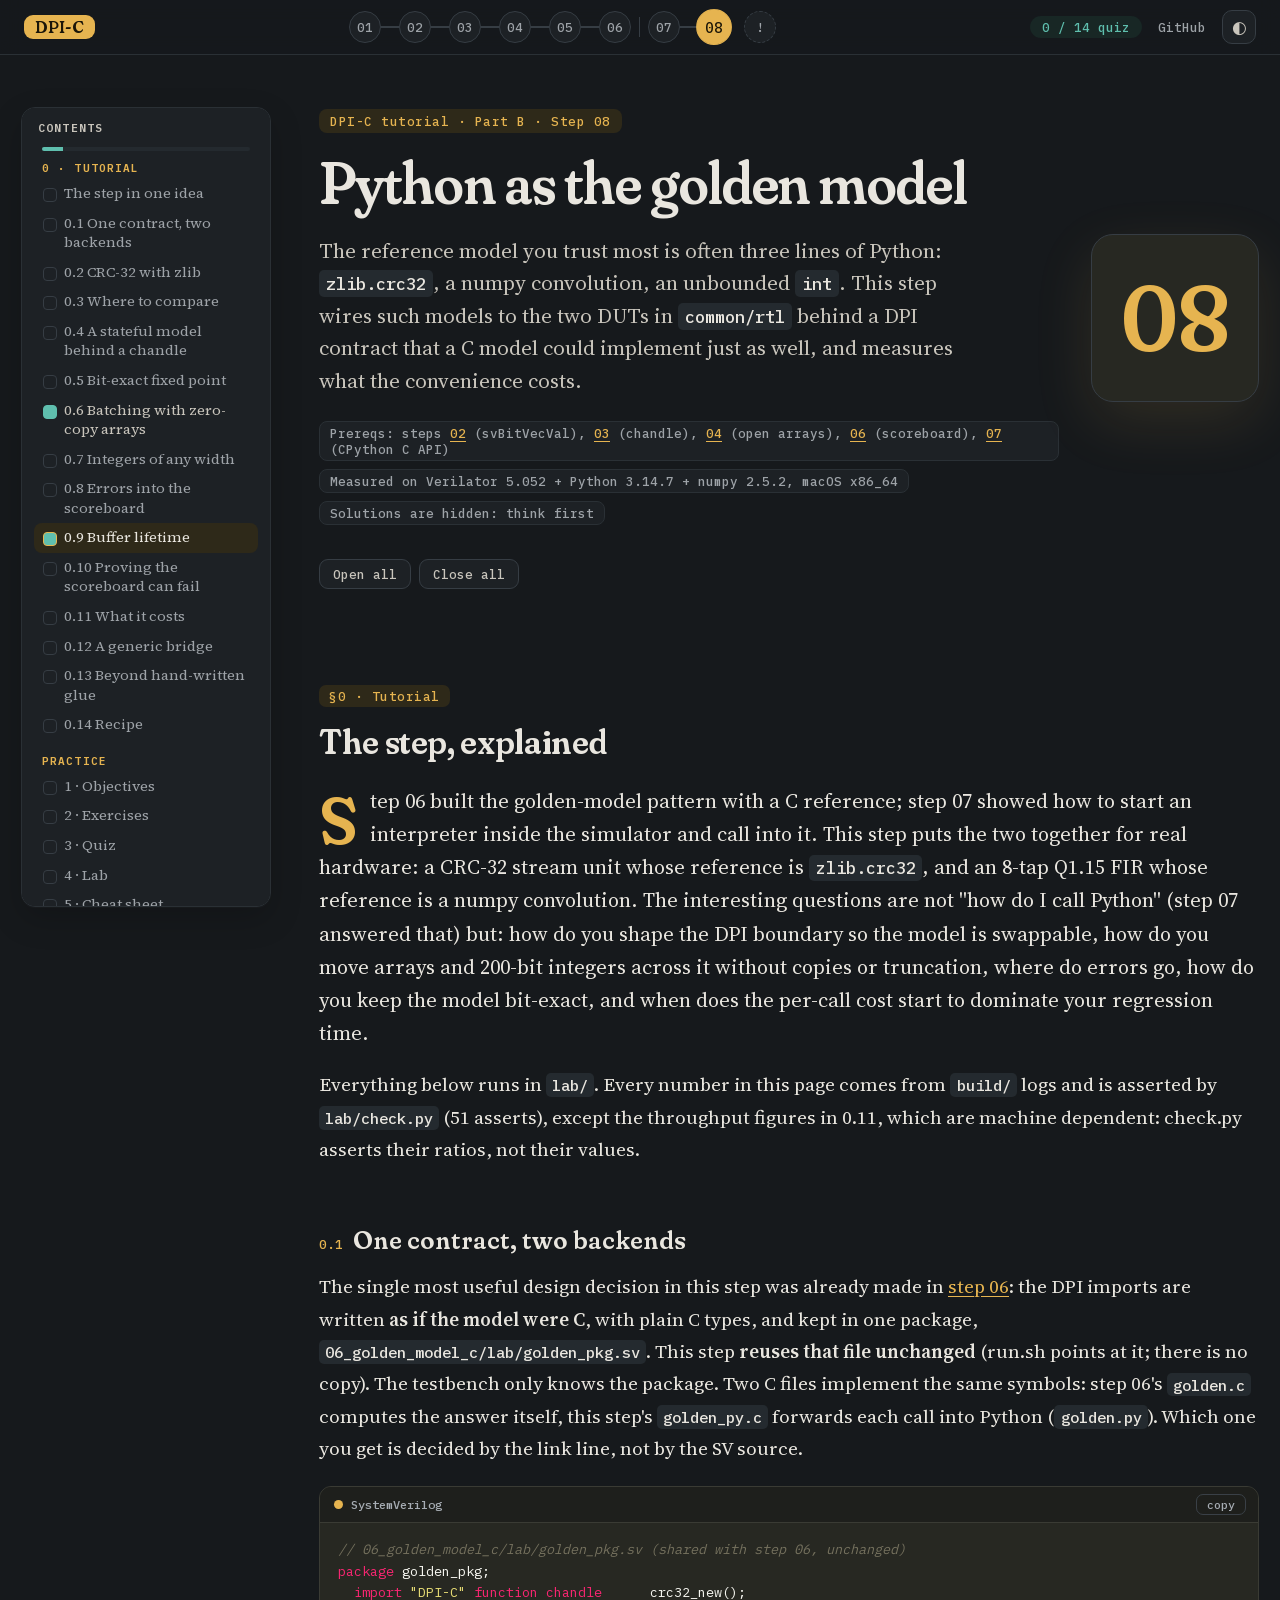
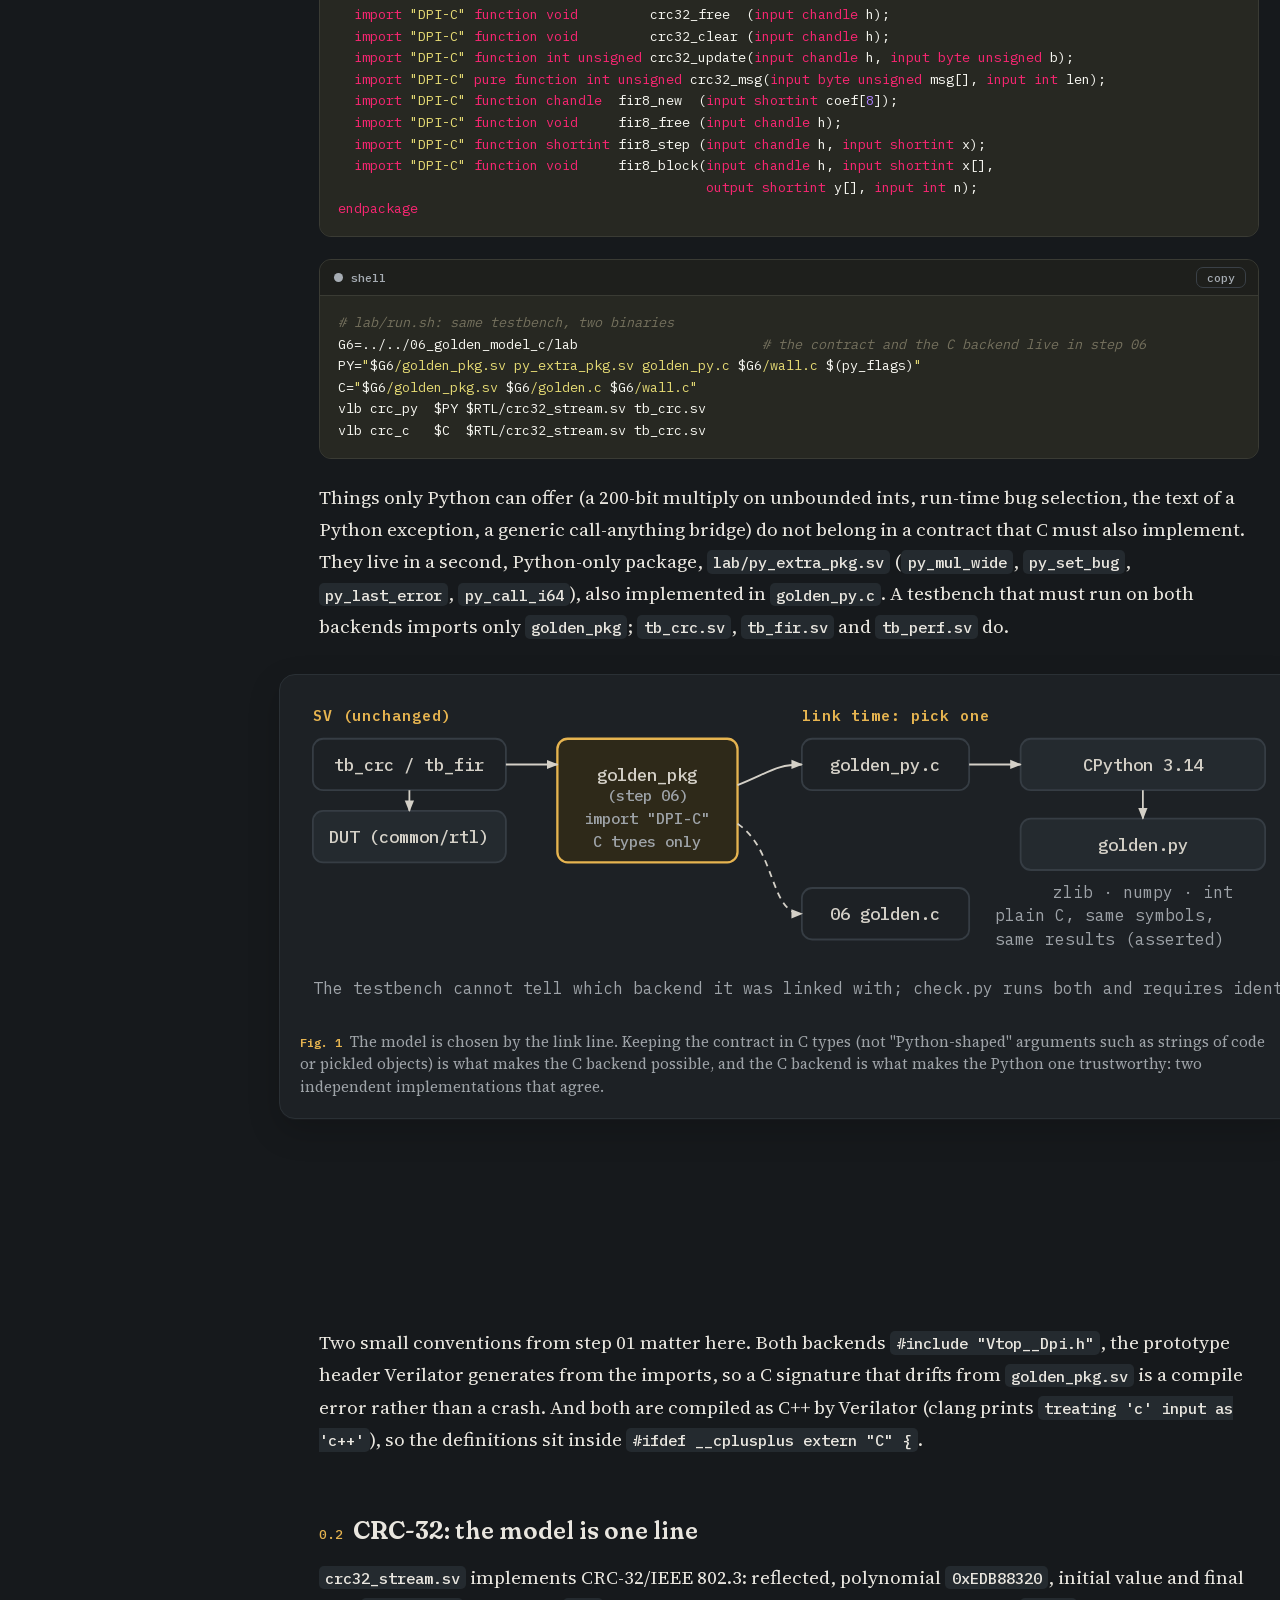
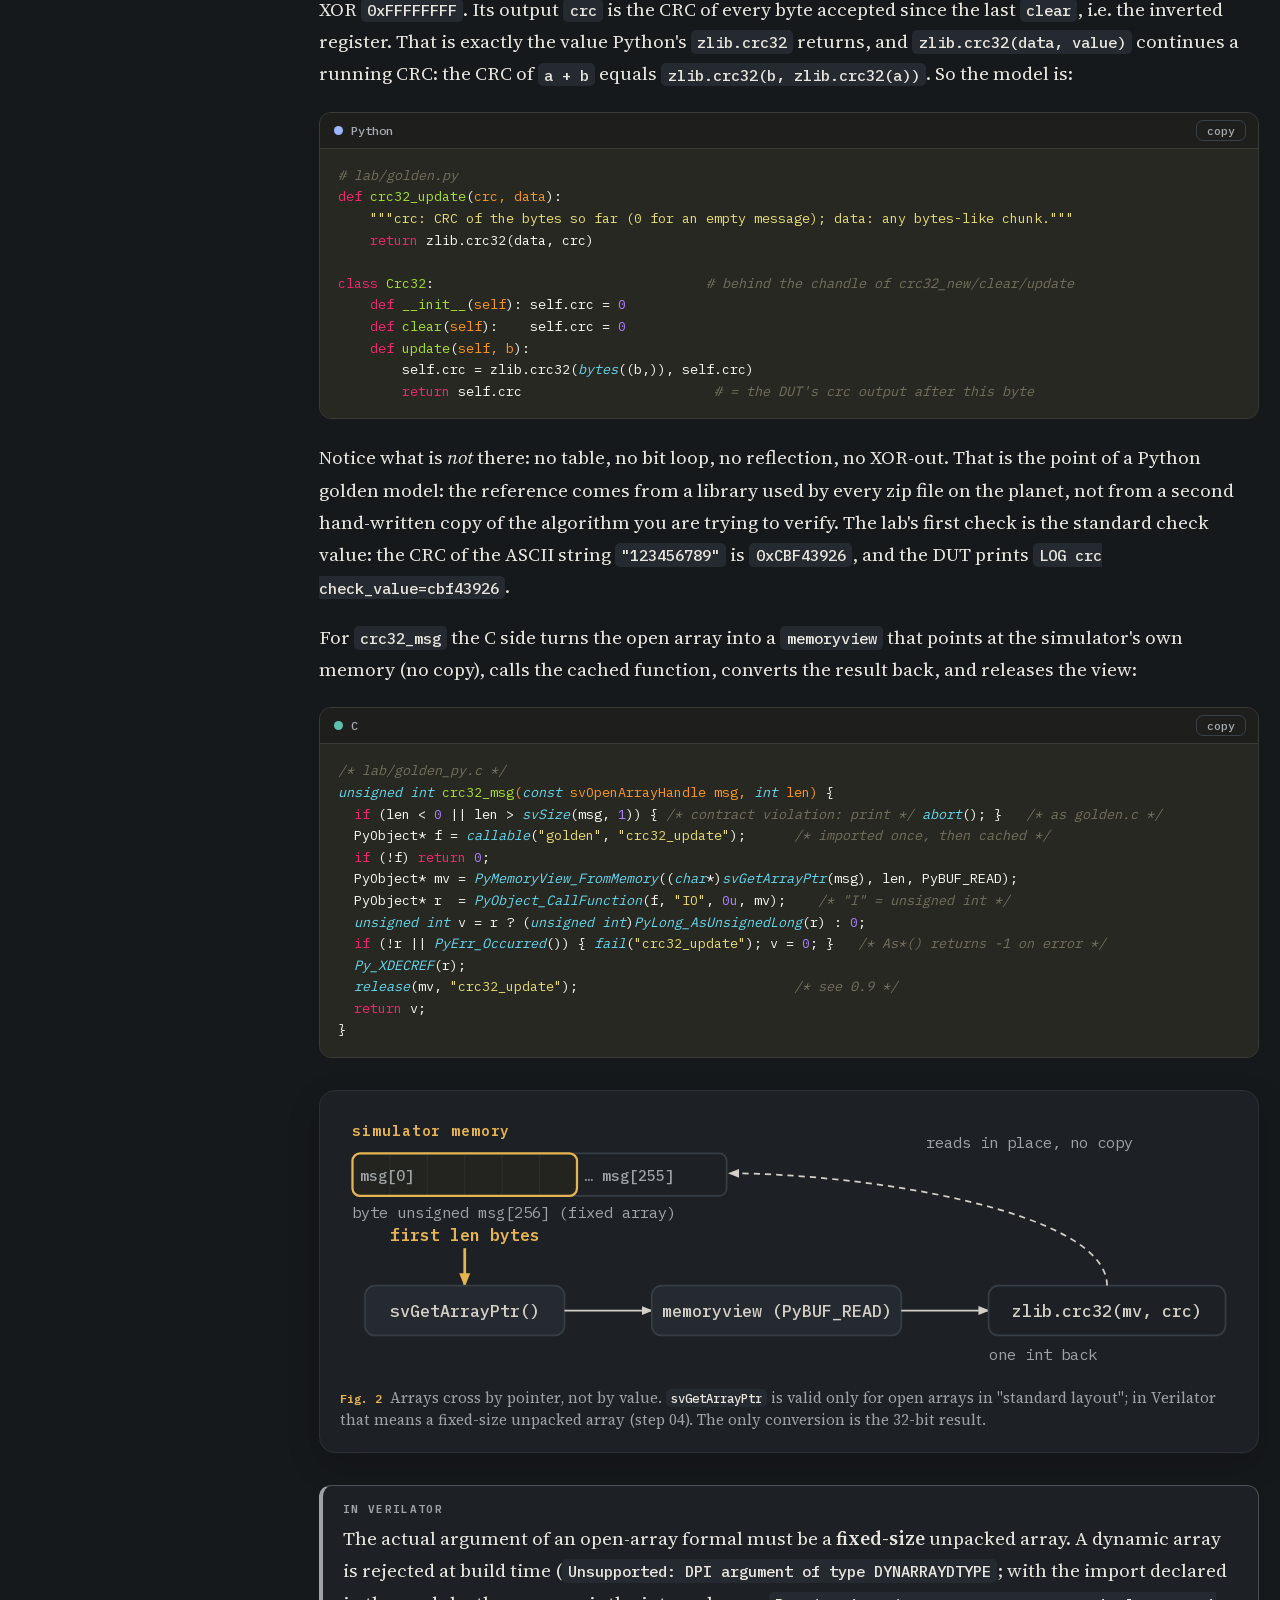
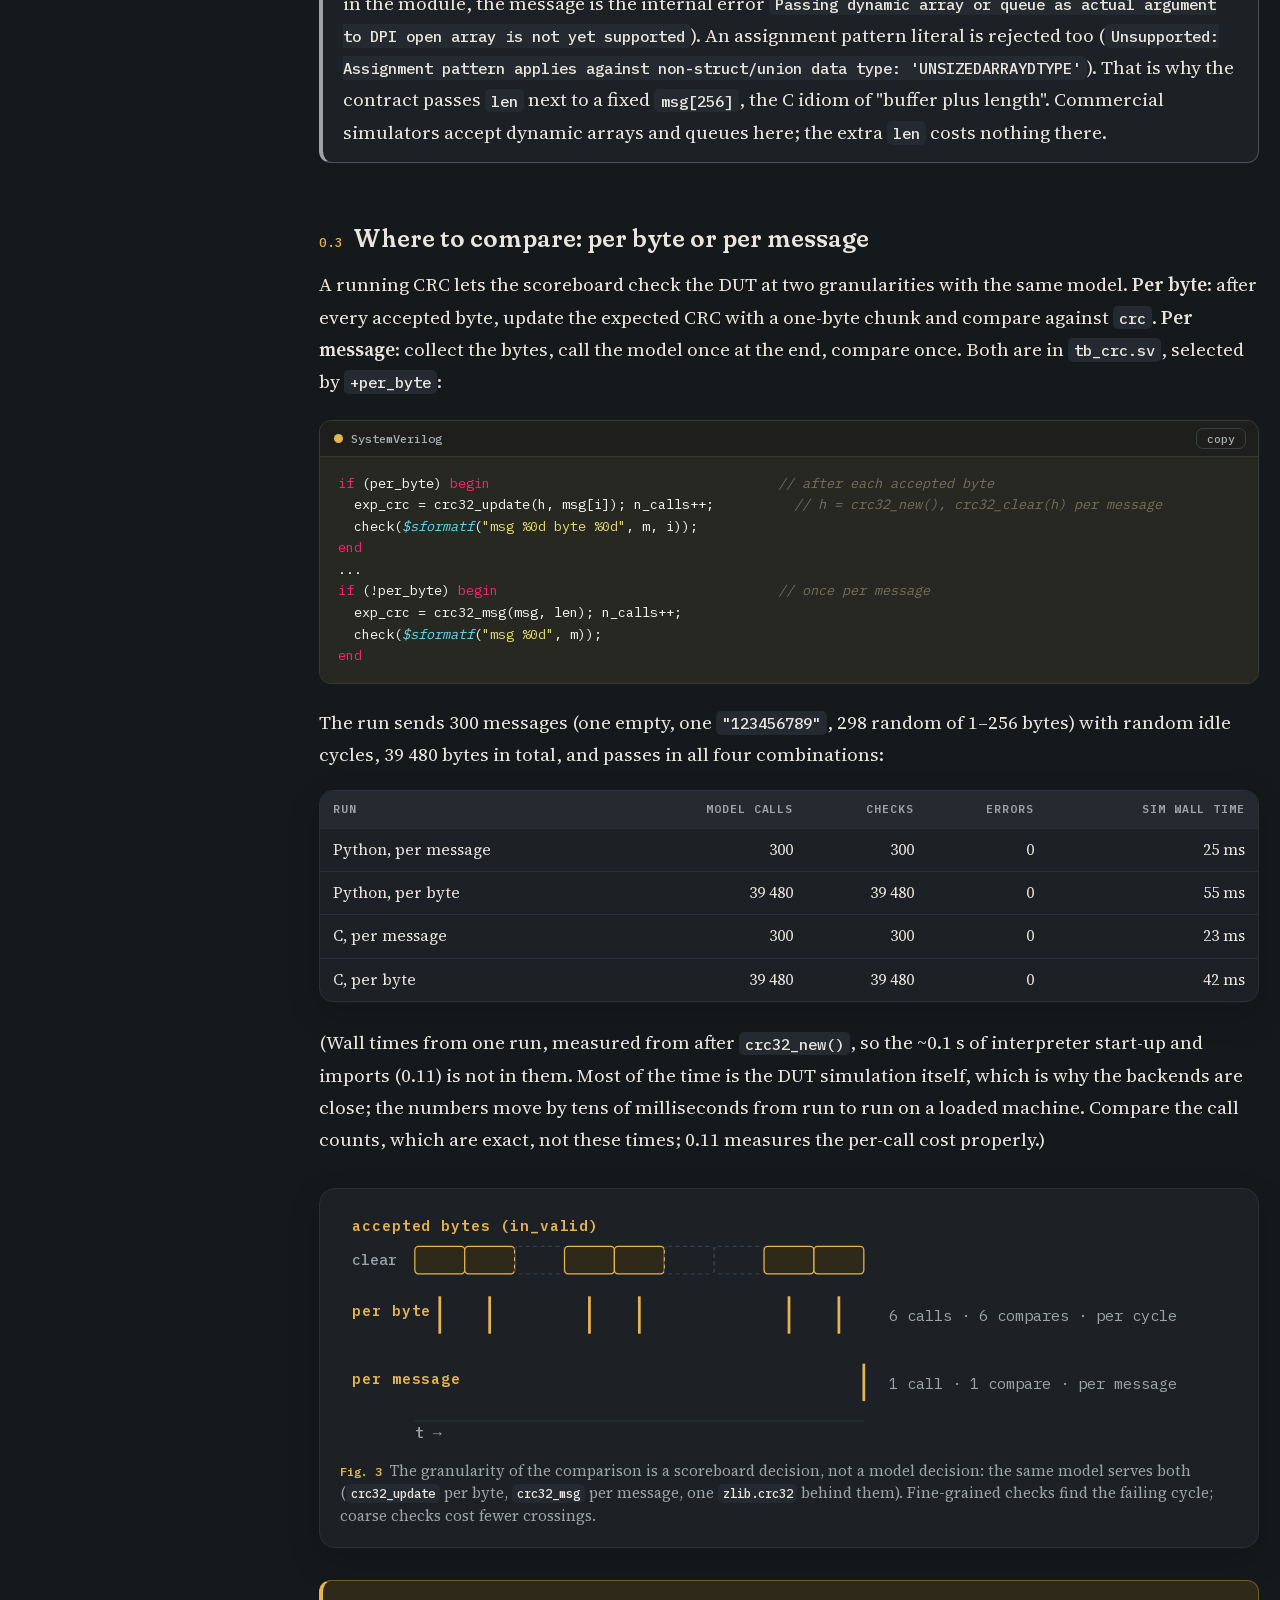
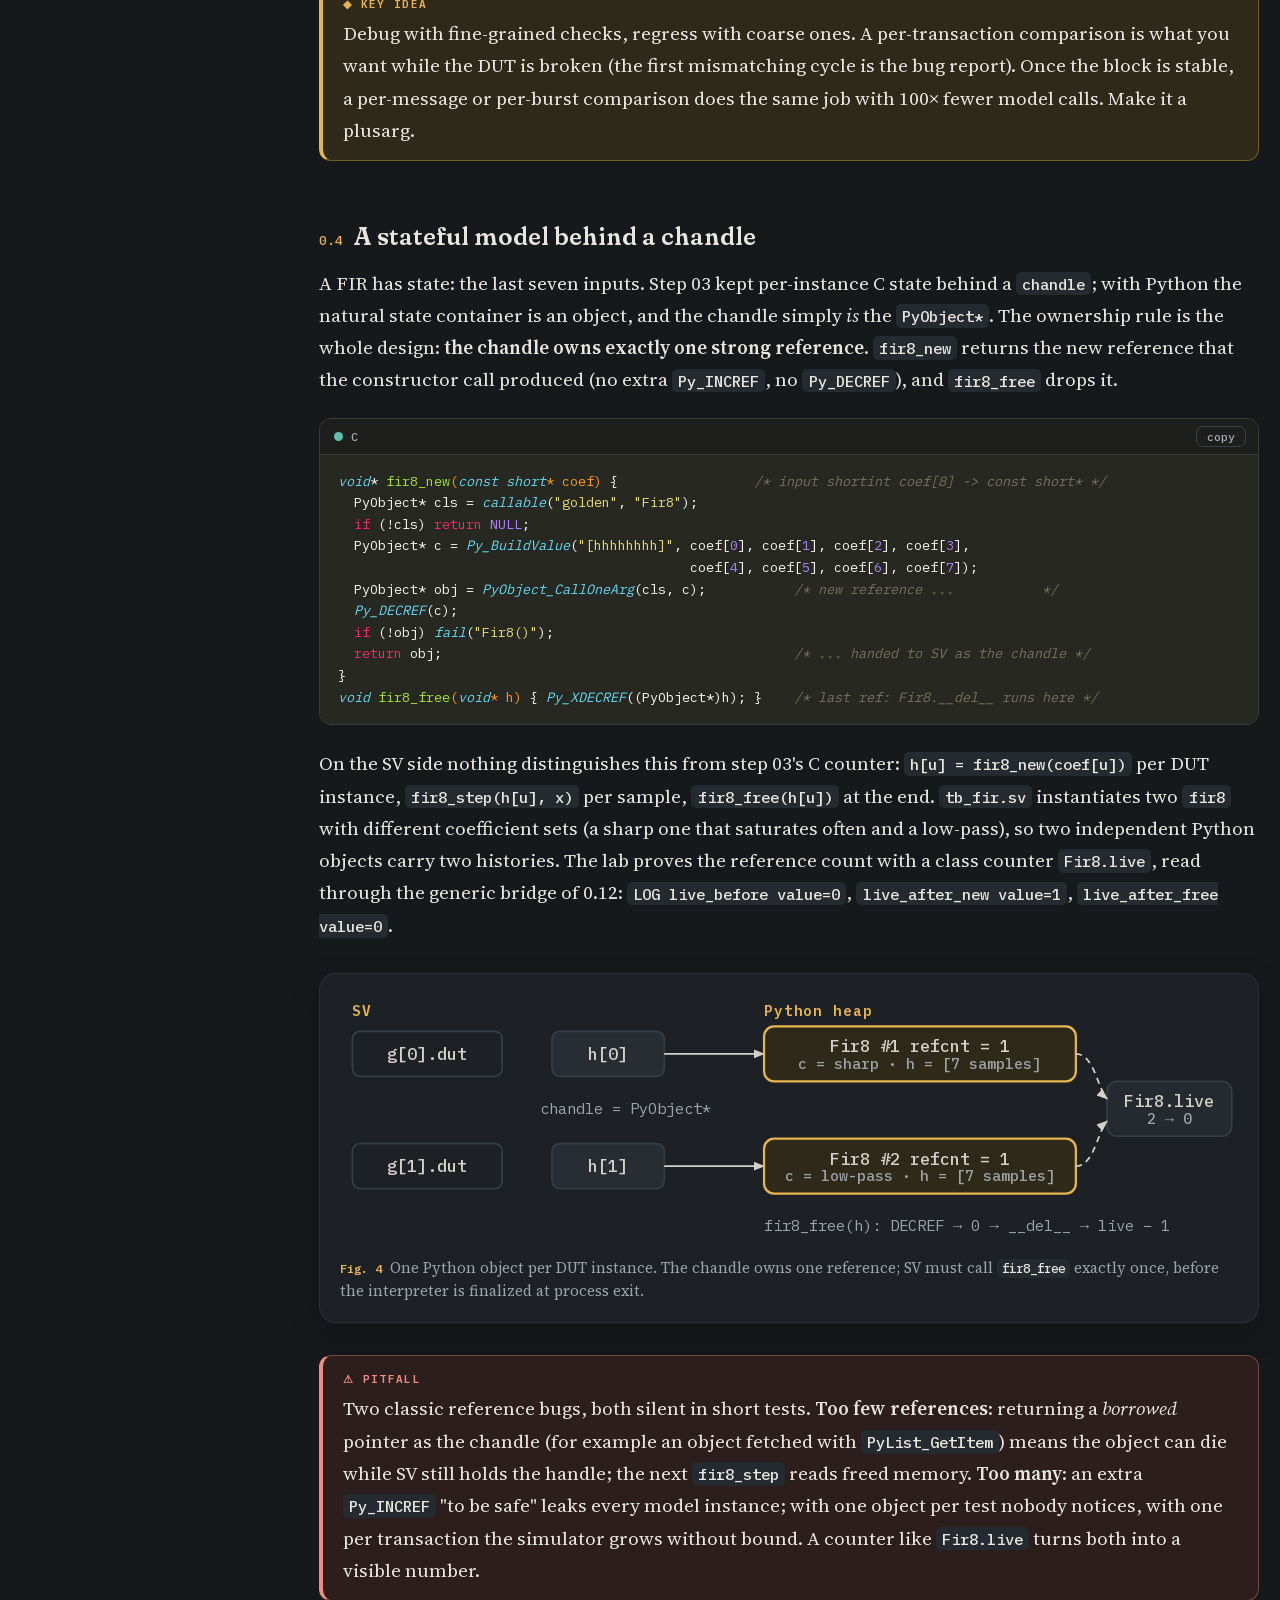
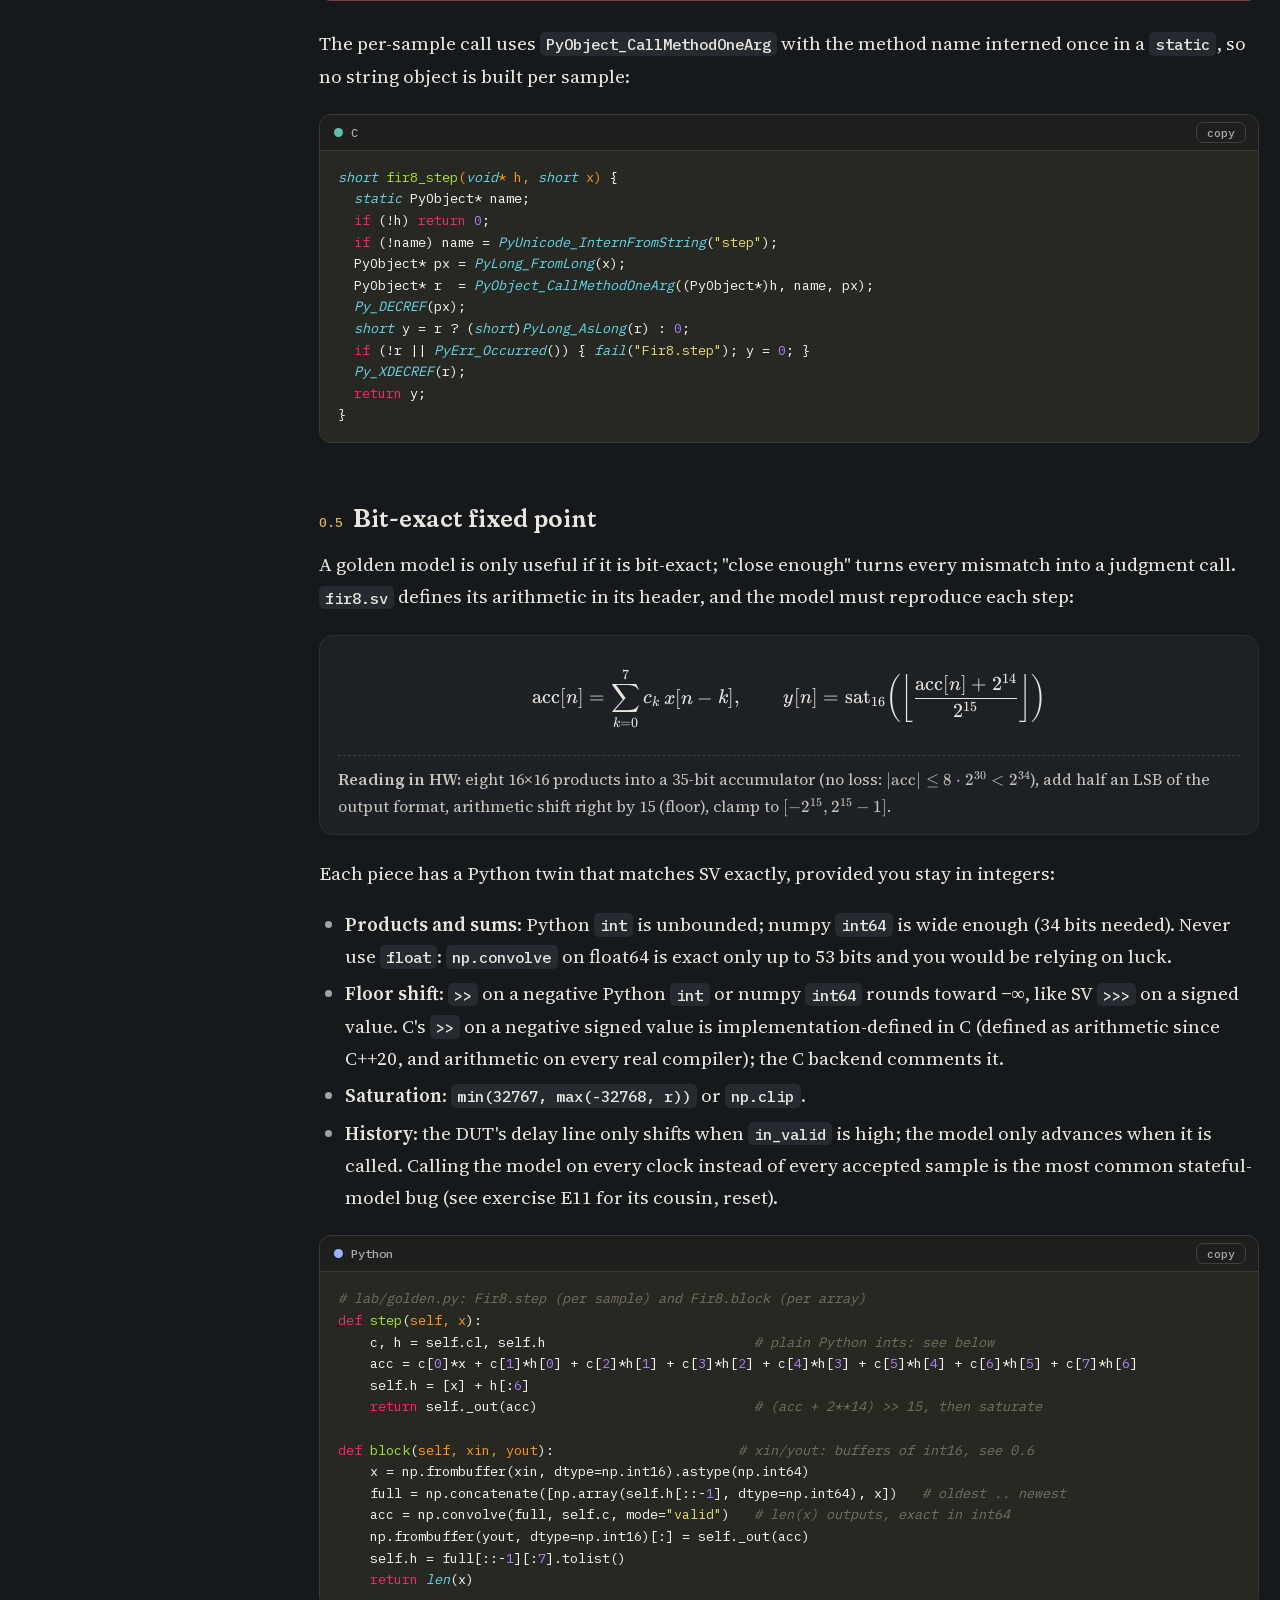
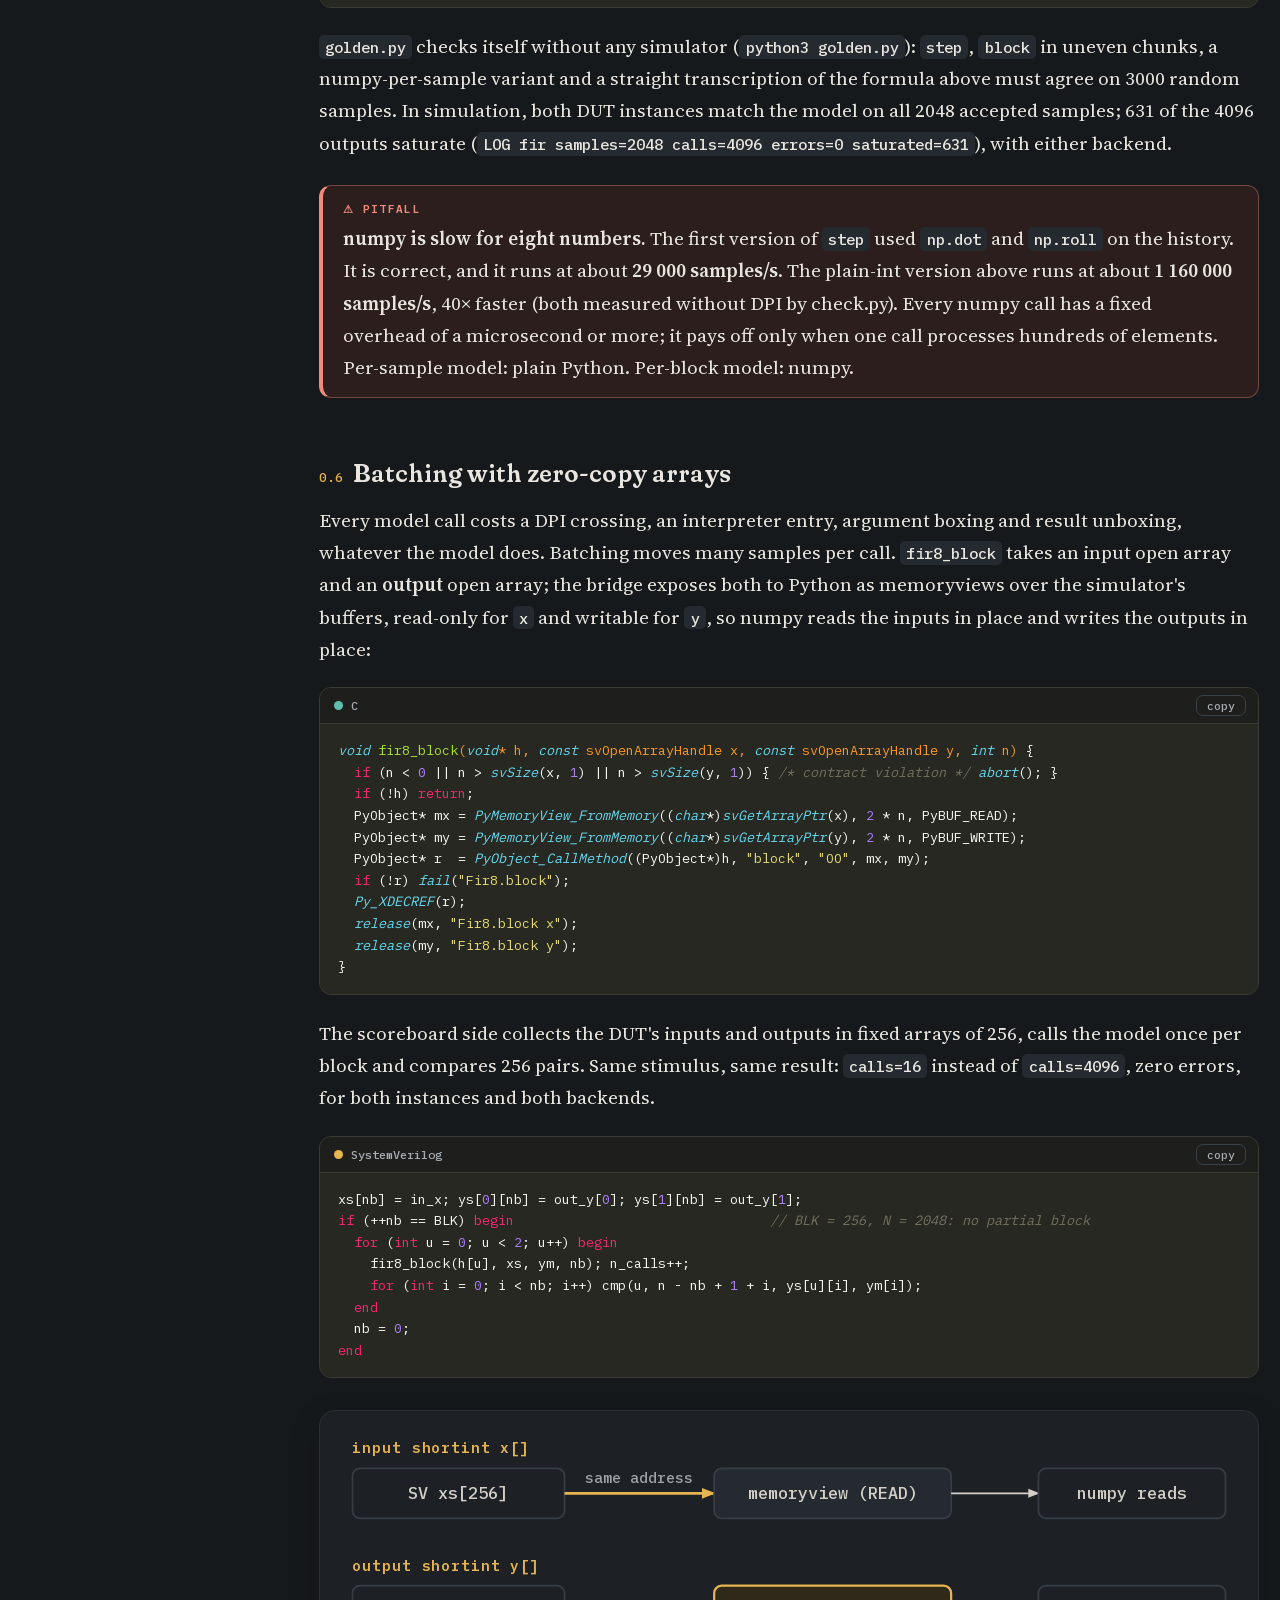
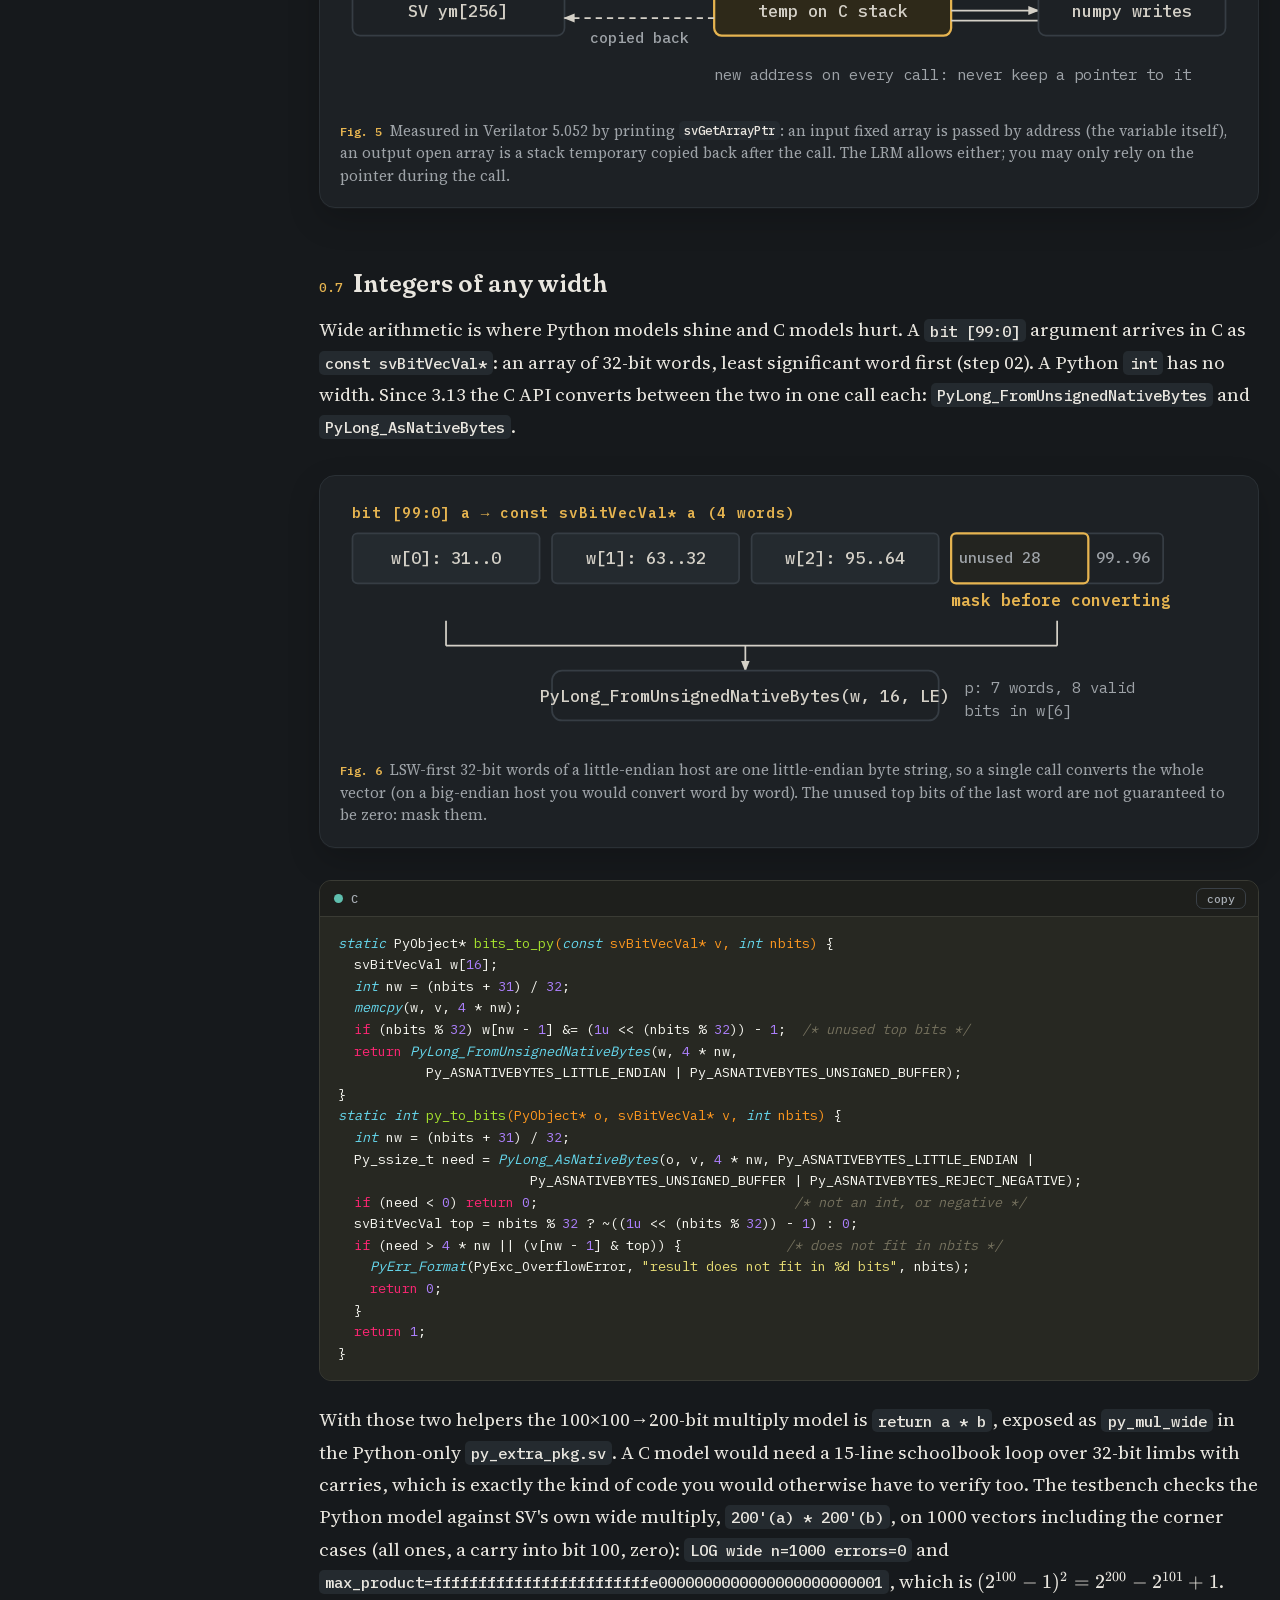
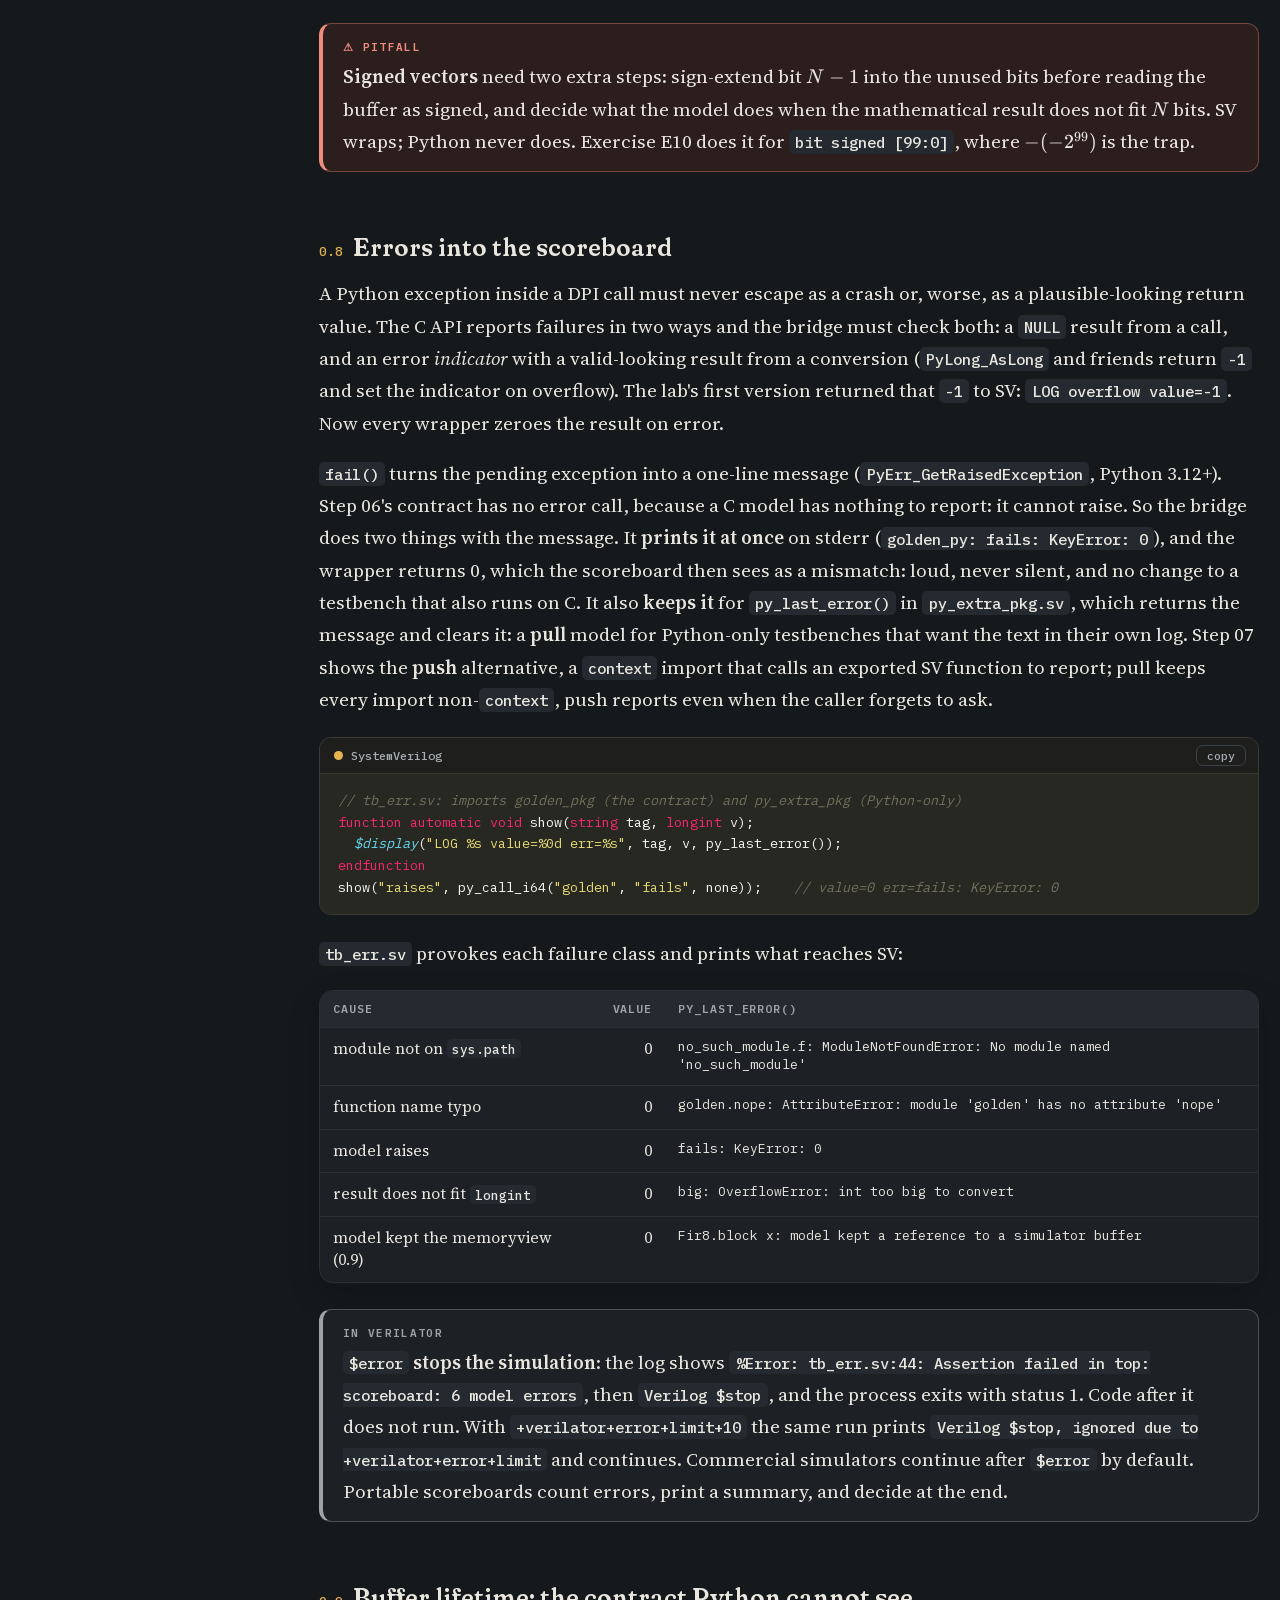
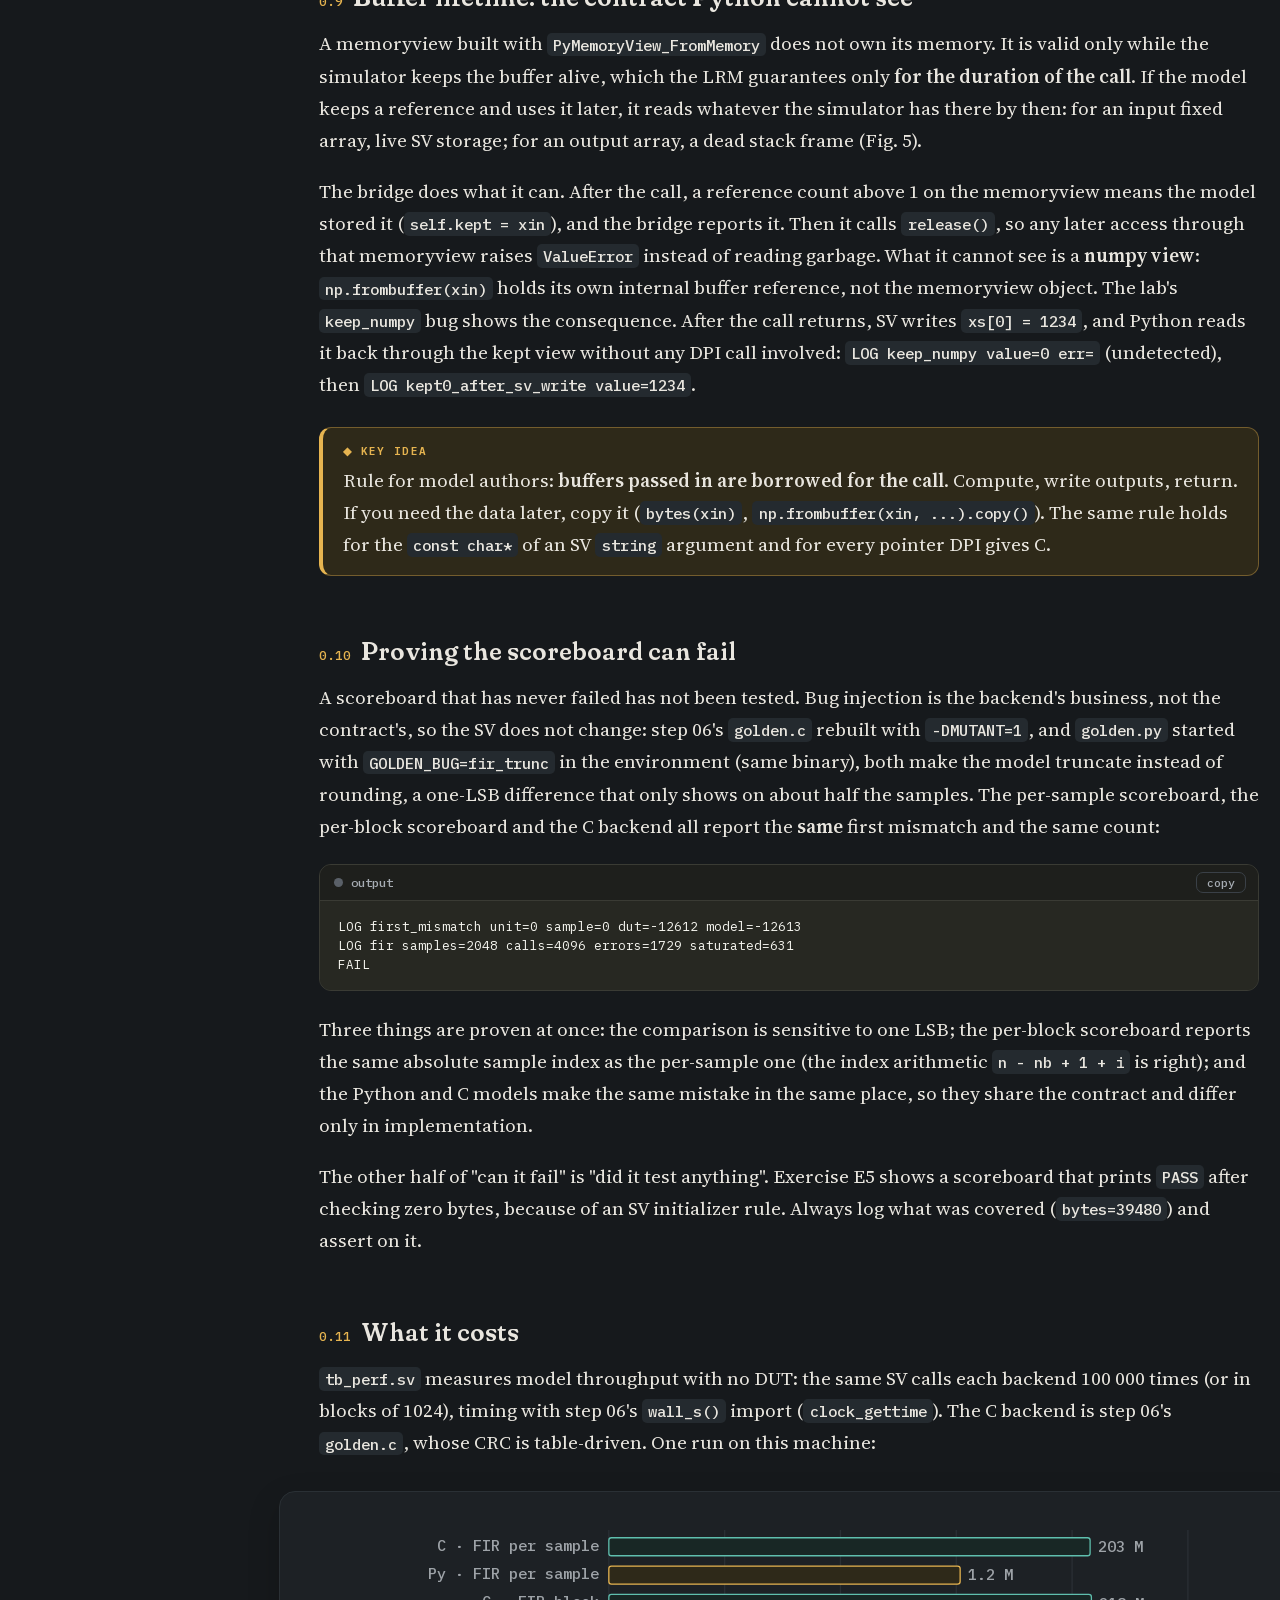
<file: tutorial/08_python_golden_model/guide.html>
<!doctype html>
<html lang="en">
<head>
<meta charset="utf-8">
<meta name="viewport" content="width=device-width, initial-scale=1">
<title>Step 08: Python golden model</title>
<link rel="stylesheet" href="../assets/katex/katex.min.css">
<link rel="stylesheet" href="../assets/guide.css">
<link rel="stylesheet" href="../assets/quiz.css">
<script defer src="../assets/katex/katex.min.js"></script>
<script defer src="../assets/katex/contrib/auto-render.min.js"></script>
<script defer src="../assets/quiz.js"></script>
<script>try{var t=localStorage.getItem('dpic-theme');if(t)document.documentElement.dataset.theme=t}catch(e){}</script>
<script defer src="../assets/guide.js"></script>
</head>
<body>
<svg class="dg-defs" aria-hidden="true" focusable="false"><defs>
  <marker id="ah" viewBox="0 0 10 10" refX="9" refY="5" markerWidth="9" markerHeight="9" markerUnits="userSpaceOnUse" orient="auto-start-reverse"><path class="ah" d="M0,1 L10,5 L0,9 z"/></marker>
  <marker id="ah-acc" viewBox="0 0 10 10" refX="9" refY="5" markerWidth="11" markerHeight="11" markerUnits="userSpaceOnUse" orient="auto-start-reverse"><path class="ah-acc" d="M0,1 L10,5 L0,9 z"/></marker>
  <marker id="ah-2" viewBox="0 0 10 10" refX="9" refY="5" markerWidth="9" markerHeight="9" markerUnits="userSpaceOnUse" orient="auto-start-reverse"><path class="ah-2" d="M0,1 L10,5 L0,9 z"/></marker>
</defs></svg>

<div class="page">
<details class="toc" id="toc"><summary>Contents</summary><nav><ol>
<li class="grp">0 · Tutorial</li>
<li><a href="#tutorial">The step in one idea</a></li>
<li><a href="#r-contract">0.1 One contract, two backends</a></li>
<li><a href="#r-crc">0.2 CRC-32 with zlib</a></li>
<li><a href="#r-where">0.3 Where to compare</a></li>
<li><a href="#r-chandle">0.4 A stateful model behind a chandle</a></li>
<li><a href="#r-exact">0.5 Bit-exact fixed point</a></li>
<li><a href="#r-batch">0.6 Batching with zero-copy arrays</a></li>
<li><a href="#r-wide">0.7 Integers of any width</a></li>
<li><a href="#r-errors">0.8 Errors into the scoreboard</a></li>
<li><a href="#r-lifetime">0.9 Buffer lifetime</a></li>
<li><a href="#r-bug">0.10 Proving the scoreboard can fail</a></li>
<li><a href="#r-cost">0.11 What it costs</a></li>
<li><a href="#r-generic">0.12 A generic bridge</a></li>
<li><a href="#r-beyond">0.13 Beyond hand-written glue</a></li>
<li><a href="#r-recipe">0.14 Recipe</a></li>
<li class="grp">Practice</li>
<li><a href="#s1">1 · Objectives</a></li>
<li><a href="#s2">2 · Exercises</a></li>
<li><a href="#s3">3 · Quiz</a></li>
<li><a href="#s4">4 · Lab</a></li>
<li><a href="#s5">5 · Cheat sheet</a></li>
</ol></nav></details>

<main>
<p class="kicker">DPI-C tutorial · Part B · Step 08</p>
<h1>Python as the golden model</h1>
<p class="deck">The reference model you trust most is often three lines of Python: <code>zlib.crc32</code>, a numpy convolution, an unbounded <code>int</code>. This step wires such models to the two DUTs in <code>common/rtl</code> behind a DPI contract that a C model could implement just as well, and measures what the convenience costs.</p>
<p class="meta"><span>Prereqs: steps <a href="../02_data_types/guide.html">02</a> (svBitVecVal), <a href="../03_state_and_handles/guide.html">03</a> (chandle), <a href="../04_arrays_structs_strings/guide.html">04</a> (open arrays), <a href="../06_golden_model_c/guide.html">06</a> (scoreboard), <a href="../07_embedding_python/guide.html">07</a> (CPython C API)</span><span>Measured on Verilator 5.052 + Python 3.14.7 + numpy 2.5.2, macOS x86_64</span><span>Solutions are hidden: think first</span></p>
<div class="tools"><button onclick="setAll(true)">Open all</button><button onclick="setAll(false)">Close all</button></div>

<h2 id="tutorial"><span class="no">§0 · Tutorial</span>The step, explained</h2>
<p class="lead">Step 06 built the golden-model pattern with a C reference; step 07 showed how to start an interpreter inside the simulator and call into it. This step puts the two together for real hardware: a CRC-32 stream unit whose reference is <code>zlib.crc32</code>, and an 8-tap Q1.15 FIR whose reference is a numpy convolution. The interesting questions are not "how do I call Python" (step 07 answered that) but: how do you shape the DPI boundary so the model is swappable, how do you move arrays and 200-bit integers across it without copies or truncation, where do errors go, how do you keep the model bit-exact, and when does the per-call cost start to dominate your regression time.</p>
<p>Everything below runs in <code>lab/</code>. Every number in this page comes from <code>build/</code> logs and is asserted by <code>lab/check.py</code> (51 asserts), except the throughput figures in 0.11, which are machine dependent: check.py asserts their ratios, not their values.</p>

<!-- 0.1 -->
<h3 id="r-contract"><span class="no">0.1</span>One contract, two backends</h3>
<p>The single most useful design decision in this step was already made in <a href="../06_golden_model_c/guide.html">step 06</a>: the DPI imports are written <b>as if the model were C</b>, with plain C types, and kept in one package, <code>06_golden_model_c/lab/golden_pkg.sv</code>. This step <b>reuses that file unchanged</b> (run.sh points at it; there is no copy). The testbench only knows the package. Two C files implement the same symbols: step 06's <code>golden.c</code> computes the answer itself, this step's <code>golden_py.c</code> forwards each call into Python (<code>golden.py</code>). Which one you get is decided by the link line, not by the SV source.</p>
<pre class="sv"><code><span class="c">// 06_golden_model_c/lab/golden_pkg.sv (shared with step 06, unchanged)</span>
<span class="k">package</span> golden_pkg;
  <span class="k">import</span> "DPI-C" <span class="k">function chandle</span>      crc32_new();
  <span class="k">import</span> "DPI-C" <span class="k">function void</span>         crc32_free  (<span class="k">input chandle</span> h);
  <span class="k">import</span> "DPI-C" <span class="k">function void</span>         crc32_clear (<span class="k">input chandle</span> h);
  <span class="k">import</span> "DPI-C" <span class="k">function int unsigned</span> crc32_update(<span class="k">input chandle</span> h, <span class="k">input byte unsigned</span> b);
  <span class="k">import</span> "DPI-C" <span class="k">pure function int unsigned</span> crc32_msg(<span class="k">input byte unsigned</span> msg[], <span class="k">input int</span> len);
  <span class="k">import</span> "DPI-C" <span class="k">function chandle</span>  fir8_new  (<span class="k">input shortint</span> coef[8]);
  <span class="k">import</span> "DPI-C" <span class="k">function void</span>     fir8_free (<span class="k">input chandle</span> h);
  <span class="k">import</span> "DPI-C" <span class="k">function shortint</span> fir8_step (<span class="k">input chandle</span> h, <span class="k">input shortint</span> x);
  <span class="k">import</span> "DPI-C" <span class="k">function void</span>     fir8_block(<span class="k">input chandle</span> h, <span class="k">input shortint</span> x[],
                                              <span class="k">output shortint</span> y[], <span class="k">input int</span> n);
<span class="k">endpackage</span></code></pre>
<pre class="sh"><code><span class="c"># lab/run.sh: same testbench, two binaries</span>
G6=../../06_golden_model_c/lab                       <span class="c"># the contract and the C backend live in step 06</span>
PY="$G6/golden_pkg.sv py_extra_pkg.sv golden_py.c $G6/wall.c $(py_flags)"
C="$G6/golden_pkg.sv $G6/golden.c $G6/wall.c"
vlb crc_py  $PY $RTL/crc32_stream.sv tb_crc.sv
vlb crc_c   $C  $RTL/crc32_stream.sv tb_crc.sv</code></pre>
<p>Things only Python can offer (a 200-bit multiply on unbounded ints, run-time bug selection, the text of a Python exception, a generic call-anything bridge) do not belong in a contract that C must also implement. They live in a second, Python-only package, <code>lab/py_extra_pkg.sv</code> (<code>py_mul_wide</code>, <code>py_set_bug</code>, <code>py_last_error</code>, <code>py_call_i64</code>), also implemented in <code>golden_py.c</code>. A testbench that must run on both backends imports only <code>golden_pkg</code>; <code>tb_crc.sv</code>, <code>tb_fir.sv</code> and <code>tb_perf.sv</code> do.</p>

<figure class="fig wide">
<svg class="dg" viewBox="0 0 760 250" role="img" aria-label="One SV contract, two backends. The testbenches tb_crc and tb_fir import only golden_pkg from step 06. At link time either golden_py.c is linked, which calls golden.py through the embedded CPython interpreter, where golden.py uses zlib, numpy and Python ints; or step 06 golden.c is linked, which implements the same symbols in plain C. The DUTs crc32_stream and fir8 come from common/rtl.">
<text class="ttl" x="10" y="20">SV (unchanged)</text>
<rect class="box" x="10" y="34" width="150" height="40" rx="8"/><text class="lbl" x="85" y="54">tb_crc / tb_fir</text>
<rect class="box soft" x="10" y="90" width="150" height="40" rx="8"/><text class="lbl" x="85" y="110">DUT (common/rtl)</text>
<path class="e" d="M85,74 V90" marker-end="url(#ah)"/>
<rect class="box hot" x="200" y="34" width="140" height="96" rx="8"/><text class="lbl" x="270" y="62">golden_pkg</text><text class="t mid" x="270" y="82">(step 06)</text><text class="t mid" x="270" y="100">import "DPI-C"</text><text class="t mid" x="270" y="118">C types only</text>
<path class="e" d="M160,54 H200" marker-end="url(#ah)"/>
<text class="ttl" x="390" y="20">link time: pick one</text>
<rect class="box" x="390" y="34" width="130" height="40" rx="8"/><text class="lbl" x="455" y="54">golden_py.c</text>
<rect class="box" x="390" y="150" width="130" height="40" rx="8"/><text class="lbl" x="455" y="170">06 golden.c</text>
<path class="e" d="M340,70 C365,60 370,54 390,54" marker-end="url(#ah)"/>
<path class="e dash" d="M340,100 C370,120 365,170 390,170" marker-end="url(#ah)"/>
<rect class="box soft" x="560" y="34" width="190" height="40" rx="8"/><text class="lbl" x="655" y="54">CPython 3.14</text>
<path class="e" d="M520,54 H560" marker-end="url(#ah)"/>
<rect class="box soft" x="560" y="96" width="190" height="40" rx="8"/><text class="lbl" x="655" y="116">golden.py</text>
<path class="e" d="M655,74 V96" marker-end="url(#ah)"/>
<text class="note mid" x="655" y="158">zlib · numpy · int</text>
<text class="note" x="540" y="176">plain C, same symbols,</text>
<text class="note" x="540" y="194">same results (asserted)</text>
<text class="note" x="10" y="232">The testbench cannot tell which backend it was linked with; check.py runs both and requires identical logs.</text>
</svg>
<figcaption><b>Fig. 1</b>The model is chosen by the link line. Keeping the contract in C types (not "Python-shaped" arguments such as strings of code or pickled objects) is what makes the C backend possible, and the C backend is what makes the Python one trustworthy: two independent implementations that agree.</figcaption>
</figure>

<div class="callout hv"><p>Design the imports for the <i>model</i>, not for the language behind it. A scoreboard that calls <code>crc32_msg(msg, len)</code> survives a rewrite of the model in C, C++, Python or a SystemC TLM model. A scoreboard that calls <code>py_eval("zlib.crc32(...)")</code> is married to Python forever.</p></div>

<p>Two small conventions from step 01 matter here. Both backends <code>#include "Vtop__Dpi.h"</code>, the prototype header Verilator generates from the imports, so a C signature that drifts from <code>golden_pkg.sv</code> is a compile error rather than a crash. And both are compiled as C++ by Verilator (clang prints <code>treating 'c' input as 'c++'</code>), so the definitions sit inside <code>#ifdef __cplusplus extern "C" {</code>.</p>

<!-- 0.2 -->
<h3 id="r-crc"><span class="no">0.2</span>CRC-32: the model is one line</h3>
<p><code>crc32_stream.sv</code> implements CRC-32/IEEE 802.3: reflected, polynomial <code>0xEDB88320</code>, initial value and final XOR <code>0xFFFFFFFF</code>. Its output <code>crc</code> is the CRC of every byte accepted since the last <code>clear</code>, i.e. the inverted register. That is exactly the value Python's <code>zlib.crc32</code> returns, and <code>zlib.crc32(data, value)</code> continues a running CRC: the CRC of <code>a + b</code> equals <code>zlib.crc32(b, zlib.crc32(a))</code>. So the model is:</p>
<pre class="py"><code><span class="c"># lab/golden.py</span>
<span class="k">def</span> crc32_update(crc, data):
    <span class="c">"""crc: CRC of the bytes so far (0 for an empty message); data: any bytes-like chunk."""</span>
    <span class="k">return</span> zlib.crc32(data, crc)

<span class="k">class</span> Crc32:                                  <span class="c"># behind the chandle of crc32_new/clear/update</span>
    <span class="k">def</span> __init__(self): self.crc = 0
    <span class="k">def</span> clear(self):    self.crc = 0
    <span class="k">def</span> update(self, b):
        self.crc = zlib.crc32(bytes((b,)), self.crc)
        <span class="k">return</span> self.crc                        <span class="c"># = the DUT's crc output after this byte</span></code></pre>
<p>Notice what is <i>not</i> there: no table, no bit loop, no reflection, no XOR-out. That is the point of a Python golden model: the reference comes from a library used by every zip file on the planet, not from a second hand-written copy of the algorithm you are trying to verify. The lab's first check is the standard check value: the CRC of the ASCII string <code>"123456789"</code> is <code>0xCBF43926</code>, and the DUT prints <code>LOG crc check_value=cbf43926</code>.</p>

<p>For <code>crc32_msg</code> the C side turns the open array into a <code>memoryview</code> that points at the simulator's own memory (no copy), calls the cached function, converts the result back, and releases the view:</p>
<pre class="cc"><code><span class="c">/* lab/golden_py.c */</span>
<span class="k">unsigned int</span> crc32_msg(<span class="k">const</span> svOpenArrayHandle msg, <span class="k">int</span> len) {
  <span class="k">if</span> (len &lt; 0 || len &gt; svSize(msg, 1)) { <span class="c">/* contract violation: print */</span> abort(); }   <span class="c">/* as golden.c */</span>
  PyObject* f = callable("golden", "crc32_update");      <span class="c">/* imported once, then cached */</span>
  <span class="k">if</span> (!f) <span class="k">return</span> 0;
  PyObject* mv = PyMemoryView_FromMemory((<span class="k">char</span>*)svGetArrayPtr(msg), len, PyBUF_READ);
  PyObject* r  = PyObject_CallFunction(f, "IO", 0u, mv);    <span class="c">/* "I" = unsigned int */</span>
  <span class="k">unsigned int</span> v = r ? (<span class="k">unsigned int</span>)PyLong_AsUnsignedLong(r) : 0;
  <span class="k">if</span> (!r || PyErr_Occurred()) { fail("crc32_update"); v = 0; }   <span class="c">/* As*() returns -1 on error */</span>
  Py_XDECREF(r);
  release(mv, "crc32_update");                           <span class="c">/* see 0.9 */</span>
  <span class="k">return</span> v;
}</code></pre>

<figure class="fig">
<svg class="dg" viewBox="0 0 720 210" role="img" aria-label="Zero-copy path of a CRC chunk. The SV fixed array msg of 256 bytes lives in the simulator's memory. The open-array handle gives svGetArrayPtr, a pointer to element 0. PyMemoryView_FromMemory wraps that pointer and length len as a read-only memoryview without copying. zlib.crc32 reads the bytes through the buffer protocol. Only the 32-bit result is converted back.">
<text class="ttl" x="10" y="20">simulator memory</text>
<rect class="box" x="10" y="34" width="300" height="34" rx="6"/>
<g class="grid"><line x1="40" y1="34" x2="40" y2="68"/><line x1="70" y1="34" x2="70" y2="68"/><line x1="100" y1="34" x2="100" y2="68"/><line x1="130" y1="34" x2="130" y2="68"/><line x1="160" y1="34" x2="160" y2="68"/></g>
<rect class="box hot" x="10" y="34" width="180" height="34" rx="6" style="fill-opacity:.35"/>
<text class="t" x="16" y="56">msg[0]</text><text class="t" x="196" y="56">… msg[255]</text>
<text class="note" x="10" y="86">byte unsigned msg[256] (fixed array)</text>
<text class="hotx mid" x="100" y="104">first len bytes</text>
<path class="e hot" d="M100,110 V140" marker-end="url(#ah-acc)"/>
<rect class="box soft" x="20" y="140" width="160" height="40" rx="8"/><text class="lbl" x="100" y="160">svGetArrayPtr()</text>
<path class="e" d="M180,160 H250" marker-end="url(#ah)"/>
<rect class="box soft" x="250" y="140" width="200" height="40" rx="8"/><text class="lbl" x="350" y="160">memoryview (PyBUF_READ)</text>
<path class="e" d="M450,160 H520" marker-end="url(#ah)"/>
<rect class="box" x="520" y="140" width="190" height="40" rx="8"/><text class="lbl" x="615" y="160">zlib.crc32(mv, crc)</text>
<path class="e dash" d="M615,140 C615,80 420,50 312,50" marker-end="url(#ah)"/>
<text class="note" x="470" y="30">reads in place, no copy</text>
<text class="note" x="520" y="200">one int back</text>
</svg>
<figcaption><b>Fig. 2</b>Arrays cross by pointer, not by value. <code>svGetArrayPtr</code> is valid only for open arrays in "standard layout"; in Verilator that means a fixed-size unpacked array (step 04). The only conversion is the 32-bit result.</figcaption>
</figure>

<div class="callout note" style="--c-label:'In Verilator'"><p>The actual argument of an open-array formal must be a <b>fixed-size</b> unpacked array. A dynamic array is rejected at build time (<code>Unsupported: DPI argument of type DYNARRAYDTYPE</code>; with the import declared in the module, the message is the internal error <code>Passing dynamic array or queue as actual argument to DPI open array is not yet supported</code>). An assignment pattern literal is rejected too (<code>Unsupported: Assignment pattern applies against non-struct/union data type: 'UNSIZEDARRAYDTYPE'</code>). That is why the contract passes <code>len</code> next to a fixed <code>msg[256]</code>, the C idiom of "buffer plus length". Commercial simulators accept dynamic arrays and queues here; the extra <code>len</code> costs nothing there.</p></div>

<!-- 0.3 -->
<h3 id="r-where"><span class="no">0.3</span>Where to compare: per byte or per message</h3>
<p>A running CRC lets the scoreboard check the DUT at two granularities with the same model. <b>Per byte</b>: after every accepted byte, update the expected CRC with a one-byte chunk and compare against <code>crc</code>. <b>Per message</b>: collect the bytes, call the model once at the end, compare once. Both are in <code>tb_crc.sv</code>, selected by <code>+per_byte</code>:</p>
<pre class="sv"><code><span class="k">if</span> (per_byte) <span class="k">begin</span>                                    <span class="c">// after each accepted byte</span>
  exp_crc = crc32_update(h, msg[i]); n_calls++;          <span class="c">// h = crc32_new(), crc32_clear(h) per message</span>
  check($sformatf("msg %0d byte %0d", m, i));
<span class="k">end</span>
...
<span class="k">if</span> (!per_byte) <span class="k">begin</span>                                   <span class="c">// once per message</span>
  exp_crc = crc32_msg(msg, len); n_calls++;
  check($sformatf("msg %0d", m));
<span class="k">end</span></code></pre>
<p>The run sends 300 messages (one empty, one <code>"123456789"</code>, 298 random of 1–256 bytes) with random idle cycles, 39 480 bytes in total, and passes in all four combinations:</p>
<div class="tbl"><table>
<tr><th>run</th><th class="num">model calls</th><th class="num">checks</th><th class="num">errors</th><th class="num">sim wall time</th></tr>
<tr><td>Python, per message</td><td class="num">300</td><td class="num">300</td><td class="num">0</td><td class="num">25 ms</td></tr>
<tr><td>Python, per byte</td><td class="num">39 480</td><td class="num">39 480</td><td class="num">0</td><td class="num">55 ms</td></tr>
<tr><td>C, per message</td><td class="num">300</td><td class="num">300</td><td class="num">0</td><td class="num">23 ms</td></tr>
<tr><td>C, per byte</td><td class="num">39 480</td><td class="num">39 480</td><td class="num">0</td><td class="num">42 ms</td></tr>
</table></div>
<p>(Wall times from one run, measured from after <code>crc32_new()</code>, so the ~0.1 s of interpreter start-up and imports (0.11) is not in them. Most of the time is the DUT simulation itself, which is why the backends are close; the numbers move by tens of milliseconds from run to run on a loaded machine. Compare the call counts, which are exact, not these times; 0.11 measures the per-call cost properly.)</p>

<figure class="fig">
<svg class="dg" viewBox="0 0 720 190" role="img" aria-label="Timeline of one message of six bytes with idle cycles. Per-byte checking calls the model six times and compares six times, so a wrong byte is caught on the cycle it happens. Per-message checking calls the model once after the last byte and compares once, so an error is detected later and only localized to the message.">
<text class="ttl" x="10" y="18">accepted bytes (in_valid)</text>
<g>
<rect class="s0" x="60" y="30" width="40" height="22" rx="3"/><rect class="s0" x="100" y="30" width="40" height="22" rx="3"/>
<rect class="ghost" x="140" y="30" width="40" height="22" rx="3"/>
<rect class="s0" x="180" y="30" width="40" height="22" rx="3"/><rect class="s0" x="220" y="30" width="40" height="22" rx="3"/>
<rect class="ghost" x="260" y="30" width="40" height="22" rx="3"/><rect class="ghost" x="300" y="30" width="40" height="22" rx="3"/>
<rect class="s0" x="340" y="30" width="40" height="22" rx="3"/><rect class="s0" x="380" y="30" width="40" height="22" rx="3"/>
</g>
<text class="t" x="10" y="45">clear</text>
<text class="ttl" x="10" y="86">per byte</text>
<g class="e hot"><line x1="80" y1="70" x2="80" y2="100"/><line x1="120" y1="70" x2="120" y2="100"/><line x1="200" y1="70" x2="200" y2="100"/><line x1="240" y1="70" x2="240" y2="100"/><line x1="360" y1="70" x2="360" y2="100"/><line x1="400" y1="70" x2="400" y2="100"/></g>
<text class="note" x="440" y="90">6 calls · 6 compares · per cycle</text>
<text class="ttl" x="10" y="140">per message</text>
<line class="e hot" x1="420" y1="124" x2="420" y2="154"/>
<text class="note" x="440" y="144">1 call · 1 compare · per message</text>
<line class="grid" x1="60" y1="170" x2="420" y2="170"/><text class="t" x="60" y="184">t →</text>
</svg>
<figcaption><b>Fig. 3</b>The granularity of the comparison is a scoreboard decision, not a model decision: the same model serves both (<code>crc32_update</code> per byte, <code>crc32_msg</code> per message, one <code>zlib.crc32</code> behind them). Fine-grained checks find the failing cycle; coarse checks cost fewer crossings.</figcaption>
</figure>

<div class="callout hv"><p>Debug with fine-grained checks, regress with coarse ones. A per-transaction comparison is what you want while the DUT is broken (the first mismatching cycle is the bug report). Once the block is stable, a per-message or per-burst comparison does the same job with 100× fewer model calls. Make it a plusarg.</p></div>

<!-- 0.4 -->
<h3 id="r-chandle"><span class="no">0.4</span>A stateful model behind a chandle</h3>
<p>A FIR has state: the last seven inputs. Step 03 kept per-instance C state behind a <code>chandle</code>; with Python the natural state container is an object, and the chandle simply <i>is</i> the <code>PyObject*</code>. The ownership rule is the whole design: <b>the chandle owns exactly one strong reference</b>. <code>fir8_new</code> returns the new reference that the constructor call produced (no extra <code>Py_INCREF</code>, no <code>Py_DECREF</code>), and <code>fir8_free</code> drops it.</p>
<pre class="cc"><code><span class="k">void</span>* fir8_new(<span class="k">const short</span>* coef) {                 <span class="c">/* input shortint coef[8] -&gt; const short* */</span>
  PyObject* cls = callable("golden", "Fir8");
  <span class="k">if</span> (!cls) <span class="k">return</span> NULL;
  PyObject* c = Py_BuildValue("[hhhhhhhh]", coef[0], coef[1], coef[2], coef[3],
                                            coef[4], coef[5], coef[6], coef[7]);
  PyObject* obj = PyObject_CallOneArg(cls, c);           <span class="c">/* new reference ...           */</span>
  Py_DECREF(c);
  <span class="k">if</span> (!obj) fail("Fir8()");
  <span class="k">return</span> obj;                                            <span class="c">/* ... handed to SV as the chandle */</span>
}
<span class="k">void</span> fir8_free(<span class="k">void</span>* h) { Py_XDECREF((PyObject*)h); }    <span class="c">/* last ref: Fir8.__del__ runs here */</span></code></pre>
<p>On the SV side nothing distinguishes this from step 03's C counter: <code>h[u] = fir8_new(coef[u])</code> per DUT instance, <code>fir8_step(h[u], x)</code> per sample, <code>fir8_free(h[u])</code> at the end. <code>tb_fir.sv</code> instantiates two <code>fir8</code> with different coefficient sets (a sharp one that saturates often and a low-pass), so two independent Python objects carry two histories. The lab proves the reference count with a class counter <code>Fir8.live</code>, read through the generic bridge of 0.12: <code>LOG live_before value=0</code>, <code>live_after_new value=1</code>, <code>live_after_free value=0</code>.</p>

<figure class="fig">
<svg class="dg" viewBox="0 0 720 200" role="img" aria-label="Two DUT instances and two model objects. SV holds chandle h[0] and h[1]. Each chandle is a PyObject pointer to a distinct Fir8 instance on the Python heap with reference count 1, each with its own coefficients and history. fir8_free decrements the count to zero and the object is destroyed, decrementing Fir8.live.">
<text class="ttl" x="10" y="18">SV</text>
<rect class="box" x="10" y="30" width="120" height="36" rx="6"/><text class="lbl" x="70" y="48">g[0].dut</text>
<rect class="box" x="10" y="120" width="120" height="36" rx="6"/><text class="lbl" x="70" y="138">g[1].dut</text>
<rect class="reg" x="170" y="30" width="90" height="36" rx="6"/><text class="lbl" x="215" y="48">h[0]</text>
<rect class="reg" x="170" y="120" width="90" height="36" rx="6"/><text class="lbl" x="215" y="138">h[1]</text>
<text class="note" x="160" y="96">chandle = PyObject*</text>
<path class="e" d="M260,48 H340" marker-end="url(#ah)"/><path class="e" d="M260,138 H340" marker-end="url(#ah)"/>
<text class="ttl" x="340" y="18">Python heap</text>
<rect class="box hot" x="340" y="26" width="250" height="44" rx="8"/><text class="lbl" x="465" y="42">Fir8 #1  refcnt = 1</text><text class="t mid" x="465" y="60">c = sharp · h = [7 samples]</text>
<rect class="box hot" x="340" y="116" width="250" height="44" rx="8"/><text class="lbl" x="465" y="132">Fir8 #2  refcnt = 1</text><text class="t mid" x="465" y="150">c = low-pass · h = [7 samples]</text>
<rect class="box soft" x="615" y="70" width="100" height="44" rx="8"/><text class="lbl" x="665" y="86">Fir8.live</text><text class="t mid" x="665" y="104">2 → 0</text>
<path class="e dash" d="M590,48 C605,48 608,78 615,84" marker-end="url(#ah)"/>
<path class="e dash" d="M590,138 C605,138 608,108 615,102" marker-end="url(#ah)"/>
<text class="note" x="340" y="190">fir8_free(h): DECREF → 0 → __del__ → live − 1</text>
</svg>
<figcaption><b>Fig. 4</b>One Python object per DUT instance. The chandle owns one reference; SV must call <code>fir8_free</code> exactly once, before the interpreter is finalized at process exit.</figcaption>
</figure>

<div class="callout trap"><p>Two classic reference bugs, both silent in short tests. <b>Too few references</b>: returning a <i>borrowed</i> pointer as the chandle (for example an object fetched with <code>PyList_GetItem</code>) means the object can die while SV still holds the handle; the next <code>fir8_step</code> reads freed memory. <b>Too many</b>: an extra <code>Py_INCREF</code> "to be safe" leaks every model instance; with one object per test nobody notices, with one per transaction the simulator grows without bound. A counter like <code>Fir8.live</code> turns both into a visible number.</p></div>

<p>The per-sample call uses <code>PyObject_CallMethodOneArg</code> with the method name interned once in a <code>static</code>, so no string object is built per sample:</p>
<pre class="cc"><code><span class="k">short</span> fir8_step(<span class="k">void</span>* h, <span class="k">short</span> x) {
  <span class="k">static</span> PyObject* name;
  <span class="k">if</span> (!h) <span class="k">return</span> 0;
  <span class="k">if</span> (!name) name = PyUnicode_InternFromString("step");
  PyObject* px = PyLong_FromLong(x);
  PyObject* r  = PyObject_CallMethodOneArg((PyObject*)h, name, px);
  Py_DECREF(px);
  <span class="k">short</span> y = r ? (<span class="k">short</span>)PyLong_AsLong(r) : 0;
  <span class="k">if</span> (!r || PyErr_Occurred()) { fail("Fir8.step"); y = 0; }
  Py_XDECREF(r);
  <span class="k">return</span> y;
}</code></pre>

<!-- 0.5 -->
<h3 id="r-exact"><span class="no">0.5</span>Bit-exact fixed point</h3>
<p>A golden model is only useful if it is bit-exact; "close enough" turns every mismatch into a judgment call. <code>fir8.sv</code> defines its arithmetic in its header, and the model must reproduce each step:</p>
<div class="eq">
$$\mathrm{acc}[n] = \sum_{k=0}^{7} c_k\,x[n-k], \qquad y[n] = \mathrm{sat}_{16}\!\left(\left\lfloor \frac{\mathrm{acc}[n] + 2^{14}}{2^{15}} \right\rfloor\right)$$
<p class="read"><b>Reading in HW:</b> eight 16×16 products into a 35-bit accumulator (no loss: $|\mathrm{acc}| \le 8 \cdot 2^{30} \lt 2^{34}$), add half an LSB of the output format, arithmetic shift right by 15 (floor), clamp to $[-2^{15}, 2^{15}-1]$.</p>
</div>
<p>Each piece has a Python twin that matches SV exactly, provided you stay in integers:</p>
<ul>
<li><b>Products and sums</b>: Python <code>int</code> is unbounded; numpy <code>int64</code> is wide enough (34 bits needed). Never use <code>float</code>: <code>np.convolve</code> on float64 is exact only up to 53 bits and you would be relying on luck.</li>
<li><b>Floor shift</b>: <code>&gt;&gt;</code> on a negative Python <code>int</code> or numpy <code>int64</code> rounds toward −∞, like SV <code>&gt;&gt;&gt;</code> on a signed value. C's <code>&gt;&gt;</code> on a negative signed value is implementation-defined in C (defined as arithmetic since C++20, and arithmetic on every real compiler); the C backend comments it.</li>
<li><b>Saturation</b>: <code>min(32767, max(-32768, r))</code> or <code>np.clip</code>.</li>
<li><b>History</b>: the DUT's delay line only shifts when <code>in_valid</code> is high; the model only advances when it is called. Calling the model on every clock instead of every accepted sample is the most common stateful-model bug (see exercise E11 for its cousin, reset).</li>
</ul>
<pre class="py"><code><span class="c"># lab/golden.py: Fir8.step (per sample) and Fir8.block (per array)</span>
<span class="k">def</span> step(self, x):
    c, h = self.cl, self.h                          <span class="c"># plain Python ints: see below</span>
    acc = c[0]*x + c[1]*h[0] + c[2]*h[1] + c[3]*h[2] + c[4]*h[3] + c[5]*h[4] + c[6]*h[5] + c[7]*h[6]
    self.h = [x] + h[:6]
    <span class="k">return</span> self._out(acc)                           <span class="c"># (acc + 2**14) &gt;&gt; 15, then saturate</span>

<span class="k">def</span> block(self, xin, yout):                       <span class="c"># xin/yout: buffers of int16, see 0.6</span>
    x = np.frombuffer(xin, dtype=np.int16).astype(np.int64)
    full = np.concatenate([np.array(self.h[::-1], dtype=np.int64), x])   <span class="c"># oldest .. newest</span>
    acc = np.convolve(full, self.c, mode="valid")   <span class="c"># len(x) outputs, exact in int64</span>
    np.frombuffer(yout, dtype=np.int16)[:] = self._out(acc)
    self.h = full[::-1][:7].tolist()
    <span class="k">return</span> len(x)</code></pre>
<p><code>golden.py</code> checks itself without any simulator (<code>python3 golden.py</code>): <code>step</code>, <code>block</code> in uneven chunks, a numpy-per-sample variant and a straight transcription of the formula above must agree on 3000 random samples. In simulation, both DUT instances match the model on all 2048 accepted samples; 631 of the 4096 outputs saturate (<code>LOG fir samples=2048 calls=4096 errors=0 saturated=631</code>), with either backend.</p>

<div class="callout trap"><p><b>numpy is slow for eight numbers.</b> The first version of <code>step</code> used <code>np.dot</code> and <code>np.roll</code> on the history. It is correct, and it runs at about <b>29 000 samples/s</b>. The plain-int version above runs at about <b>1 160 000 samples/s</b>, 40× faster (both measured without DPI by check.py). Every numpy call has a fixed overhead of a microsecond or more; it pays off only when one call processes hundreds of elements. Per-sample model: plain Python. Per-block model: numpy.</p></div>

<!-- 0.6 -->
<h3 id="r-batch"><span class="no">0.6</span>Batching with zero-copy arrays</h3>
<p>Every model call costs a DPI crossing, an interpreter entry, argument boxing and result unboxing, whatever the model does. Batching moves many samples per call. <code>fir8_block</code> takes an input open array and an <b>output</b> open array; the bridge exposes both to Python as memoryviews over the simulator's buffers, read-only for <code>x</code> and writable for <code>y</code>, so numpy reads the inputs in place and writes the outputs in place:</p>
<pre class="cc"><code><span class="k">void</span> fir8_block(<span class="k">void</span>* h, <span class="k">const</span> svOpenArrayHandle x, <span class="k">const</span> svOpenArrayHandle y, <span class="k">int</span> n) {
  <span class="k">if</span> (n &lt; 0 || n &gt; svSize(x, 1) || n &gt; svSize(y, 1)) { <span class="c">/* contract violation */</span> abort(); }
  <span class="k">if</span> (!h) <span class="k">return</span>;
  PyObject* mx = PyMemoryView_FromMemory((<span class="k">char</span>*)svGetArrayPtr(x), 2 * n, PyBUF_READ);
  PyObject* my = PyMemoryView_FromMemory((<span class="k">char</span>*)svGetArrayPtr(y), 2 * n, PyBUF_WRITE);
  PyObject* r  = PyObject_CallMethod((PyObject*)h, "block", "OO", mx, my);
  <span class="k">if</span> (!r) fail("Fir8.block");
  Py_XDECREF(r);
  release(mx, "Fir8.block x");
  release(my, "Fir8.block y");
}</code></pre>
<p>The scoreboard side collects the DUT's inputs and outputs in fixed arrays of 256, calls the model once per block and compares 256 pairs. Same stimulus, same result: <code>calls=16</code> instead of <code>calls=4096</code>, zero errors, for both instances and both backends.</p>
<pre class="sv"><code>xs[nb] = in_x; ys[0][nb] = out_y[0]; ys[1][nb] = out_y[1];
<span class="k">if</span> (++nb == BLK) <span class="k">begin</span>                                <span class="c">// BLK = 256, N = 2048: no partial block</span>
  <span class="k">for</span> (<span class="k">int</span> u = 0; u &lt; 2; u++) <span class="k">begin</span>
    fir8_block(h[u], xs, ym, nb); n_calls++;
    <span class="k">for</span> (<span class="k">int</span> i = 0; i &lt; nb; i++) cmp(u, n - nb + 1 + i, ys[u][i], ym[i]);
  <span class="k">end</span>
  nb = 0;
<span class="k">end</span></code></pre>

<figure class="fig">
<svg class="dg" viewBox="0 0 720 220" role="img" aria-label="What svGetArrayPtr points at in Verilator. For the input open array, the pointer is the address of the SV variable xs itself, so Python reads the SV storage in place, and SV writes after the call are visible through a kept pointer. For the output open array, Verilator passes a temporary on the C stack, at a different address on every call, and copies it into the SV variable ym after the call returns.">
<text class="ttl" x="10" y="18">input  shortint x[]</text>
<rect class="box" x="10" y="30" width="170" height="40" rx="6"/><text class="lbl" x="95" y="50">SV xs[256]</text>
<path class="e hot" d="M180,50 H300" marker-end="url(#ah-acc)"/><text class="t mid" x="240" y="42">same address</text>
<rect class="box soft" x="300" y="30" width="190" height="40" rx="6"/><text class="lbl" x="395" y="50">memoryview (READ)</text>
<path class="e" d="M490,50 H560" marker-end="url(#ah)"/>
<rect class="box" x="560" y="30" width="150" height="40" rx="6"/><text class="lbl" x="635" y="50">numpy reads</text>
<text class="ttl" x="10" y="112">output shortint y[]</text>
<rect class="box" x="10" y="124" width="170" height="40" rx="6"/><text class="lbl" x="95" y="144">SV ym[256]</text>
<rect class="box hot" x="300" y="124" width="190" height="40" rx="6"/><text class="lbl" x="395" y="144">temp on C stack</text>
<path class="e" d="M490,144 H560" marker-end="url(#ah)"/><path class="e" d="M560,152 H490"/>
<rect class="box" x="560" y="124" width="150" height="40" rx="6"/><text class="lbl" x="635" y="144">numpy writes</text>
<path class="e dash" d="M300,150 H180" marker-end="url(#ah)"/><text class="t mid" x="240" y="170">copied back</text>
<text class="note" x="300" y="200">new address on every call: never keep a pointer to it</text>
</svg>
<figcaption><b>Fig. 5</b>Measured in Verilator 5.052 by printing <code>svGetArrayPtr</code>: an input fixed array is passed by address (the variable itself), an output open array is a stack temporary copied back after the call. The LRM allows either; you may only rely on the pointer during the call.</figcaption>
</figure>

<!-- 0.7 -->
<h3 id="r-wide"><span class="no">0.7</span>Integers of any width</h3>
<p>Wide arithmetic is where Python models shine and C models hurt. A <code>bit [99:0]</code> argument arrives in C as <code>const svBitVecVal*</code>: an array of 32-bit words, least significant word first (step 02). A Python <code>int</code> has no width. Since 3.13 the C API converts between the two in one call each: <code>PyLong_FromUnsignedNativeBytes</code> and <code>PyLong_AsNativeBytes</code>.</p>

<figure class="fig">
<svg class="dg" viewBox="0 0 720 200" role="img" aria-label="Memory layout of bit [99:0] as svBitVecVal words. Four 32-bit words, word 0 holds bits 31 to 0, word 1 bits 63 to 32, word 2 bits 95 to 64, word 3 holds bits 99 to 96 in its low 4 bits and 28 unused bits on top, which are masked to zero before conversion. On a little-endian host the 16 bytes form one little-endian byte string that Python reads with a single call. The 200-bit product needs 7 words, the top one holding 8 valid bits.">
<text class="ttl" x="10" y="18">bit [99:0] a  →  const svBitVecVal* a  (4 words)</text>
<rect class="box soft" x="10" y="30" width="150" height="40" rx="4"/><text class="lbl" x="85" y="50">w[0]: 31..0</text>
<rect class="box soft" x="170" y="30" width="150" height="40" rx="4"/><text class="lbl" x="245" y="50">w[1]: 63..32</text>
<rect class="box soft" x="330" y="30" width="150" height="40" rx="4"/><text class="lbl" x="405" y="50">w[2]: 95..64</text>
<rect class="box" x="490" y="30" width="170" height="40" rx="4"/>
<rect class="box hot" x="490" y="30" width="110" height="40" rx="4" style="fill-opacity:.35"/>
<text class="t" x="496" y="54">unused 28</text><text class="t" x="606" y="54">99..96</text>
<text class="hotx" x="490" y="88">mask before converting</text>
<path class="e" d="M85,100 V120" /><path class="e" d="M575,100 V120" /><path class="e" d="M85,120 H575"/>
<path class="e" d="M325,120 V140" marker-end="url(#ah)"/>
<rect class="box" x="170" y="140" width="310" height="40" rx="8"/><text class="lbl" x="325" y="160">PyLong_FromUnsignedNativeBytes(w, 16, LE)</text>
<text class="note" x="500" y="158">p: 7 words, 8 valid</text>
<text class="note" x="500" y="176">bits in w[6]</text>
</svg>
<figcaption><b>Fig. 6</b>LSW-first 32-bit words of a little-endian host are one little-endian byte string, so a single call converts the whole vector (on a big-endian host you would convert word by word). The unused top bits of the last word are not guaranteed to be zero: mask them.</figcaption>
</figure>

<pre class="cc"><code><span class="k">static</span> PyObject* bits_to_py(<span class="k">const</span> svBitVecVal* v, <span class="k">int</span> nbits) {
  svBitVecVal w[16];
  <span class="k">int</span> nw = (nbits + 31) / 32;
  memcpy(w, v, 4 * nw);
  <span class="k">if</span> (nbits % 32) w[nw - 1] &amp;= (1u &lt;&lt; (nbits % 32)) - 1;  <span class="c">/* unused top bits */</span>
  <span class="k">return</span> PyLong_FromUnsignedNativeBytes(w, 4 * nw,
           Py_ASNATIVEBYTES_LITTLE_ENDIAN | Py_ASNATIVEBYTES_UNSIGNED_BUFFER);
}
<span class="k">static int</span> py_to_bits(PyObject* o, svBitVecVal* v, <span class="k">int</span> nbits) {
  <span class="k">int</span> nw = (nbits + 31) / 32;
  Py_ssize_t need = PyLong_AsNativeBytes(o, v, 4 * nw, Py_ASNATIVEBYTES_LITTLE_ENDIAN |
                        Py_ASNATIVEBYTES_UNSIGNED_BUFFER | Py_ASNATIVEBYTES_REJECT_NEGATIVE);
  <span class="k">if</span> (need &lt; 0) <span class="k">return</span> 0;                                <span class="c">/* not an int, or negative */</span>
  svBitVecVal top = nbits % 32 ? ~((1u &lt;&lt; (nbits % 32)) - 1) : 0;
  <span class="k">if</span> (need &gt; 4 * nw || (v[nw - 1] &amp; top)) {             <span class="c">/* does not fit in nbits */</span>
    PyErr_Format(PyExc_OverflowError, "result does not fit in %d bits", nbits);
    <span class="k">return</span> 0;
  }
  <span class="k">return</span> 1;
}</code></pre>
<p>With those two helpers the 100×100→200-bit multiply model is <code>return a * b</code>, exposed as <code>py_mul_wide</code> in the Python-only <code>py_extra_pkg.sv</code>. A C model would need a 15-line schoolbook loop over 32-bit limbs with carries, which is exactly the kind of code you would otherwise have to verify too. The testbench checks the Python model against SV's own wide multiply, <code>200'(a) * 200'(b)</code>, on 1000 vectors including the corner cases (all ones, a carry into bit 100, zero): <code>LOG wide n=1000 errors=0</code> and <code>max_product=ffffffffffffffffffffffffe0000000000000000000000001</code>, which is $(2^{100}-1)^2 = 2^{200} - 2^{101} + 1$.</p>
<div class="callout trap"><p><b>Signed vectors</b> need two extra steps: sign-extend bit $N-1$ into the unused bits before reading the buffer as signed, and decide what the model does when the mathematical result does not fit $N$ bits. SV wraps; Python never does. Exercise E10 does it for <code>bit signed [99:0]</code>, where $-(-2^{99})$ is the trap.</p></div>

<!-- 0.8 -->
<h3 id="r-errors"><span class="no">0.8</span>Errors into the scoreboard</h3>
<p>A Python exception inside a DPI call must never escape as a crash or, worse, as a plausible-looking return value. The C API reports failures in two ways and the bridge must check both: a <code>NULL</code> result from a call, and an error <i>indicator</i> with a valid-looking result from a conversion (<code>PyLong_AsLong</code> and friends return <code>-1</code> and set the indicator on overflow). The lab's first version returned that <code>-1</code> to SV: <code>LOG overflow value=-1</code>. Now every wrapper zeroes the result on error.</p>
<p><code>fail()</code> turns the pending exception into a one-line message (<code>PyErr_GetRaisedException</code>, Python 3.12+). Step 06's contract has no error call, because a C model has nothing to report: it cannot raise. So the bridge does two things with the message. It <b>prints it at once</b> on stderr (<code>golden_py: fails: KeyError: 0</code>), and the wrapper returns 0, which the scoreboard then sees as a mismatch: loud, never silent, and no change to a testbench that also runs on C. It also <b>keeps it</b> for <code>py_last_error()</code> in <code>py_extra_pkg.sv</code>, which returns the message and clears it: a <b>pull</b> model for Python-only testbenches that want the text in their own log. Step 07 shows the <b>push</b> alternative, a <code>context</code> import that calls an exported SV function to report; pull keeps every import non-<code>context</code>, push reports even when the caller forgets to ask.</p>
<pre class="sv"><code><span class="c">// tb_err.sv: imports golden_pkg (the contract) and py_extra_pkg (Python-only)</span>
<span class="k">function automatic void</span> show(<span class="k">string</span> tag, <span class="k">longint</span> v);
  $display("LOG %s value=%0d err=%s", tag, v, py_last_error());
<span class="k">endfunction</span>
show("raises", py_call_i64("golden", "fails", none));    <span class="c">// value=0 err=fails: KeyError: 0</span></code></pre>
<p><code>tb_err.sv</code> provokes each failure class and prints what reaches SV:</p>
<div class="tbl"><table>
<tr><th>cause</th><th class="num">value</th><th>py_last_error()</th></tr>
<tr><td>module not on <code>sys.path</code></td><td class="num">0</td><td class="mono">no_such_module.f: ModuleNotFoundError: No module named 'no_such_module'</td></tr>
<tr><td>function name typo</td><td class="num">0</td><td class="mono">golden.nope: AttributeError: module 'golden' has no attribute 'nope'</td></tr>
<tr><td>model raises</td><td class="num">0</td><td class="mono">fails: KeyError: 0</td></tr>
<tr><td>result does not fit <code>longint</code></td><td class="num">0</td><td class="mono">big: OverflowError: int too big to convert</td></tr>
<tr><td>model kept the memoryview (0.9)</td><td class="num">0</td><td class="mono">Fir8.block x: model kept a reference to a simulator buffer</td></tr>
</table></div>

<div class="callout note" style="--c-label:'In Verilator'"><p><code>$error</code> <b>stops the simulation</b>: the log shows <code>%Error: tb_err.sv:44: Assertion failed in top: scoreboard: 6 model errors</code>, then <code>Verilog $stop</code>, and the process exits with status 1. Code after it does not run. With <code>+verilator+error+limit+10</code> the same run prints <code>Verilog $stop, ignored due to +verilator+error+limit</code> and continues. Commercial simulators continue after <code>$error</code> by default. Portable scoreboards count errors, print a summary, and decide at the end.</p></div>

<!-- 0.9 -->
<h3 id="r-lifetime"><span class="no">0.9</span>Buffer lifetime: the contract Python cannot see</h3>
<p>A memoryview built with <code>PyMemoryView_FromMemory</code> does not own its memory. It is valid only while the simulator keeps the buffer alive, which the LRM guarantees only <b>for the duration of the call</b>. If the model keeps a reference and uses it later, it reads whatever the simulator has there by then: for an input fixed array, live SV storage; for an output array, a dead stack frame (Fig. 5).</p>
<p>The bridge does what it can. After the call, a reference count above 1 on the memoryview means the model stored it (<code>self.kept = xin</code>), and the bridge reports it. Then it calls <code>release()</code>, so any later access through that memoryview raises <code>ValueError</code> instead of reading garbage. What it cannot see is a <b>numpy view</b>: <code>np.frombuffer(xin)</code> holds its own internal buffer reference, not the memoryview object. The lab's <code>keep_numpy</code> bug shows the consequence. After the call returns, SV writes <code>xs[0] = 1234</code>, and Python reads it back through the kept view without any DPI call involved: <code>LOG keep_numpy value=0 err=</code> (undetected), then <code>LOG kept0_after_sv_write value=1234</code>.</p>
<div class="callout hv"><p>Rule for model authors: <b>buffers passed in are borrowed for the call</b>. Compute, write outputs, return. If you need the data later, copy it (<code>bytes(xin)</code>, <code>np.frombuffer(xin, ...).copy()</code>). The same rule holds for the <code>const char*</code> of an SV <code>string</code> argument and for every pointer DPI gives C.</p></div>

<!-- 0.10 -->
<h3 id="r-bug"><span class="no">0.10</span>Proving the scoreboard can fail</h3>
<p>A scoreboard that has never failed has not been tested. Bug injection is the backend's business, not the contract's, so the SV does not change: step 06's <code>golden.c</code> rebuilt with <code>-DMUTANT=1</code>, and <code>golden.py</code> started with <code>GOLDEN_BUG=fir_trunc</code> in the environment (same binary), both make the model truncate instead of rounding, a one-LSB difference that only shows on about half the samples. The per-sample scoreboard, the per-block scoreboard and the C backend all report the <b>same</b> first mismatch and the same count:</p>
<pre class="out"><code>LOG first_mismatch unit=0 sample=0 dut=-12612 model=-12613
LOG fir samples=2048 calls=4096 errors=1729 saturated=631
FAIL</code></pre>
<p>Three things are proven at once: the comparison is sensitive to one LSB; the per-block scoreboard reports the same absolute sample index as the per-sample one (the index arithmetic <code>n - nb + 1 + i</code> is right); and the Python and C models make the same mistake in the same place, so they share the contract and differ only in implementation.</p>
<p>The other half of "can it fail" is "did it test anything". Exercise E5 shows a scoreboard that prints <code>PASS</code> after checking zero bytes, because of an SV initializer rule. Always log what was covered (<code>bytes=39480</code>) and assert on it.</p>

<!-- 0.11 -->
<h3 id="r-cost"><span class="no">0.11</span>What it costs</h3>
<p><code>tb_perf.sv</code> measures model throughput with no DUT: the same SV calls each backend 100 000 times (or in blocks of 1024), timing with step 06's <code>wall_s()</code> import (<code>clock_gettime</code>). The C backend is step 06's <code>golden.c</code>, whose CRC is table-driven. One run on this machine:</p>

<figure class="fig wide">
<svg class="dg" viewBox="0 0 760 290" role="img" aria-label="Throughput in items per second on a log scale, one run. C FIR per sample 2.0e8. Python FIR per sample 1.2e6. C FIR block 2.2e8. Python FIR block with numpy 3.0e7. C CRC per byte 3.7e8. Python CRC per byte 3.9e6. C CRC 1 KiB blocks, table-driven, 5.7e8 bytes per second. Python CRC 1 KiB blocks with zlib 1.15e9 bytes per second. Python empty round trip 3.5e6 calls per second. system call spawning python3, 25 calls per second.">
<g class="grid">
<line x1="240" y1="14" x2="240" y2="252"/><line x1="330" y1="14" x2="330" y2="252"/><line x1="420" y1="14" x2="420" y2="252"/><line x1="510" y1="14" x2="510" y2="252"/><line x1="600" y1="14" x2="600" y2="252"/><line x1="690" y1="14" x2="690" y2="252"/>
</g>
<text class="t mid" x="240" y="270">1</text><text class="t mid" x="330" y="270">10²</text><text class="t mid" x="420" y="270">10⁴</text><text class="t mid" x="510" y="270">10⁶</text><text class="t mid" x="600" y="270">10⁸</text><text class="t mid" x="690" y="270">10¹⁰</text>
<text class="note" x="240" y="286">items per second (log scale)</text>
<text class="t end" x="232" y="30">C · FIR per sample</text><rect class="s1" x="240" y="20" width="374" height="14" rx="2"/><text class="t" x="620" y="31">203 M</text>
<text class="t end" x="232" y="52">Py · FIR per sample</text><rect class="s0" x="240" y="42" width="273" height="14" rx="2"/><text class="t" x="519" y="53">1.2 M</text>
<text class="t end" x="232" y="74">C · FIR block</text><rect class="s1" x="240" y="64" width="375" height="14" rx="2"/><text class="t" x="621" y="75">218 M</text>
<text class="t end" x="232" y="96">Py · FIR block (numpy)</text><rect class="s0" x="240" y="86" width="336" height="14" rx="2"/><text class="t" x="582" y="97">30 M</text>
<text class="t end" x="232" y="118">C · CRC per byte</text><rect class="s1" x="240" y="108" width="386" height="14" rx="2"/><text class="t" x="632" y="119">370 M</text>
<text class="t end" x="232" y="140">Py · CRC per byte</text><rect class="s0" x="240" y="130" width="297" height="14" rx="2"/><text class="t" x="543" y="141">3.9 M</text>
<text class="t end" x="232" y="162">C · CRC 1 KiB (table)</text><rect class="s1" x="240" y="152" width="394" height="14" rx="2"/><text class="t" x="640" y="163">571 MB/s</text>
<text class="t end" x="232" y="184">Py · CRC 1 KiB (zlib)</text><rect class="s0" x="240" y="174" width="408" height="14" rx="2"/><text class="hotx" x="654" y="185">1.15 GB/s</text>
<text class="t end" x="232" y="206">Py · empty round trip</text><rect class="s2" x="240" y="196" width="295" height="14" rx="2"/><text class="t" x="541" y="207">3.5 M</text>
<text class="t end" x="232" y="228">$system(python3 …)</text><rect class="s2" x="240" y="218" width="63" height="14" rx="2"/><text class="hotx" x="309" y="229">25 /s</text>
</svg>
<figcaption><b>Fig. 7</b>Model throughput, one run (Verilator 5.052, Python 3.14.7, macOS x86_64; check.py asserts the ratios, not the values). Orange: Python backend; teal: C backend; indigo: references.</figcaption>
</figure>

<p>What to read from it:</p>
<ul>
<li><b>The crossing is cheap, the interpreter is not free.</b> An empty Python call through the bridge costs about 0.3 µs (3.5 M calls/s). A per-sample Python FIR call costs about 0.85 µs. The same call into C costs about 5 ns. Per-sample Python models are ~170× slower than C ones.</li>
<li><b>Batching recovers most of it.</b> The numpy block model runs at 30 M samples/s, 25× the per-sample Python model and within 7× of C.</li>
<li><b>Python can beat your C.</b> <code>zlib.crc32</code> over 1 KiB blocks runs at 1.15 GB/s, 2× faster than step 06's table-driven C loop (571 MB/s), because zlib is optimized C with wider tables and SIMD. The cost of Python is per <i>call</i>, not per byte.</li>
<li><b>The first call pays the start-up.</b> Interpreter initialization plus importing numpy took 102 ms (<code>first_call_us=102210</code>). Pay it once, at time 0 (step 07 does it in an explicit <code>py_init</code>).</li>
<li><b>Spawning a process per call</b> (Spear §12.9, <code>$system</code>) runs at 25 calls/s: ~40 ms each, 140 000× slower than the embedded call.</li>
</ul>
<p>To put it in budget terms: if the DUT simulation itself runs at 10 k cycles/s (a mid-size block in Verilator), a per-transaction Python model at ~1 µs per call adds about 1 % to the wall time. Python per sample only hurts when the DUT is tiny and fast, as in these labs, or when the model call happens on every clock of a long regression. Exercise E8 does the arithmetic.</p>

<!-- 0.12 -->
<h3 id="r-generic"><span class="no">0.12</span>A generic bridge</h3>
<p>The typed wrappers above need C code per model function. For quick experiments a generic entry point helps: name the module and function as strings, pass integers, get an integer back. The callable is looked up once and cached in a dict keyed <code>"module.func"</code>.</p>
<pre class="cc"><code><span class="k">long long</span> py_call_i64(<span class="k">const char</span>* mod, <span class="k">const char</span>* func, <span class="k">const</span> svOpenArrayHandle args) {
  PyObject* f = callable(mod, func);                     <span class="c">/* cached after the first lookup */</span>
  <span class="k">if</span> (!f) <span class="k">return</span> 0;
  <span class="k">int</span> n = svSize(args, 1);
  <span class="k">const long long</span>* a = (<span class="k">const long long</span>*)svGetArrayPtr(args);
  PyObject* t = PyTuple_New(n);
  <span class="k">for</span> (<span class="k">int</span> i = 0; i &lt; n; i++) PyTuple_SET_ITEM(t, i, PyLong_FromLongLong(a[i]));   <span class="c">/* steals */</span>
  PyObject* r = PyObject_Call(f, t, NULL);
  Py_DECREF(t);
  <span class="k">long long</span> v = r ? PyLong_AsLongLong(r) : 0;
  <span class="k">if</span> (!r || PyErr_Occurred()) { fail(func); v = 0; }
  Py_XDECREF(r);
  <span class="k">return</span> v;
}</code></pre>
<pre class="sv"><code><span class="k">import</span> "DPI-C" <span class="k">function longint</span> py_call_i64(<span class="k">input string</span> mod, <span class="k">input string</span> func, <span class="k">input longint</span> args[]);
<span class="k">longint</span> two[2] = '{40, 2};
$display("%0d", py_call_i64("operator", "add", two));   <span class="c">// 42: any importable function, no glue</span>
$display("%0d", py_call_i64("math", "gcd", two));       <span class="c">// 2</span></code></pre>
<p>Two Verilator constraints shape it: an open-array actual must be a fixed array variable (no <code>'{...}</code> literal, no dynamic array), and SV has no zero-length fixed array. So a call with no arguments passes a one-element dummy (<code>longint none[1]</code>), and functions meant for the generic bridge accept <code>*_</code>. Forgetting that is a <code>TypeError</code> that the bridge reports, and if the caller does not read <code>py_last_error()</code>, a 0 that only the stderr line explains: it happened twice while writing the exercises.</p>
<div class="tbl"><table>
<tr><th></th><th>typed wrapper (<code>fir8_step</code>)</th><th>generic (<code>py_call_i64</code>)</th></tr>
<tr><td>C per model function</td><td>yes, ~15 lines</td><td>none</td></tr>
<tr><td>types</td><td>exact (shortint, bit [199:0], arrays)</td><td>int64 in, int64 out</td></tr>
<tr><td>prototype check</td><td>compiler, via <code>Vtop__Dpi.h</code></td><td>at run time, by Python (<code>TypeError</code>)</td></tr>
<tr><td>swappable for a C model</td><td>yes (0.1)</td><td>no: the call names Python</td></tr>
<tr><td>use for</td><td>the scoreboard's model</td><td>exploration, small utilities, one-off checks</td></tr>
</table></div>

<!-- 0.13 -->
<h3 id="r-beyond"><span class="no">0.13</span>Beyond hand-written glue</h3>
<p>Everything in this step is ~250 lines of C you now understand line by line. That understanding is what lets you judge the libraries that generate such glue for you. In M. Ballance's taxonomy (<i>Properly Introducing Python to your UVM Testbench</i>, DVCon US 2026), there are two ways to put Python in a verification environment:</p>
<div class="tbl"><table>
<tr><th>approach</th><th>example</th><th>ease of integration</th><th>reuse of SV/UVM</th></tr>
<tr><td><b>signal level</b>: Python drives and samples DUT signals through VPI/VHPI</td><td>cocotb, pyuvm</td><td>high</td><td>low</td></tr>
<tr><td><b>function wrapper</b>: generated Python/SV API over DPI</td><td>PyHDL-IF, pysv, pybind, this tutorial</td><td>low</td><td>high</td></tr>
</table></div>
<p>This tutorial is the function-wrapper approach done by hand. The options, as of October 2026:</p>
<div class="tbl"><table>
<tr><th>tool</th><th>how</th><th>fits when</th><th>watch out</th></tr>
<tr><td><b>hand-written bridge</b> (this step)</td><td>CPython C API behind a C-typed DPI contract</td><td>a few model entry points, wide/array types you control, C and Python backends side by side</td><td>you own refcounts, errors and buffer lifetime</td></tr>
<tr><td><a href="https://github.com/Kuree/pysv">pysv</a> 0.4.0 (May 2026)</td><td><code>@sv()</code> on Python functions/classes; generates the SV package (classes wrap a chandle) and a pybind11 shared library</td><td>many small functions, Python classes as SV classes, little C knowledge on the team</td><td>re-parses the function source on every call (per its docs), so per-sample calls are slow; build-time absolute <code>sys.path</code></td></tr>
<tr><td><a href="https://github.com/fvutils/pyhdl-if">PyHDL-IF</a> 0.2.1 (Aug 2026)</td><td><code>@hif.api</code>/<code>@hif.imp</code>; SV structs from <code>ctypes.Structure</code>; async methods become time-consuming tasks; UVM proxies; pytest launched from SV</td><td>UVM environments where Python writes sequences/scoreboards and SV keeps the agents; Questa, Xcelium, VCS, Verilator</td><td>binary wheels only for Linux x86_64 (build from source elsewhere); young API</td></tr>
<tr><td><a href="https://www.cocotb.org">cocotb</a> 2.1 / <a href="https://github.com/pyuvm/pyuvm">pyuvm</a> 5.0</td><td>the whole testbench is Python (asyncio-style coroutines) over VPI; the golden model is just a Python call, no DPI</td><td>new block-level testbenches, especially on Verilator (5.036+ with <code>--timing</code>) and Icarus</td><td>cannot reuse existing SV/UVM agents; VPI signal access is slower than compiled SV</td></tr>
</table></div>
<div class="callout hv"><p>The choice follows the testbench, not the model. If the testbench is SV/UVM and stays SV/UVM, use a function wrapper (hand-written for a handful of models, PyHDL-IF when Python should drive UVM). If you are writing a new block testbench from scratch and the team prefers Python, write the testbench in cocotb and the "golden model" stops being a DPI problem at all.</p></div>

<!-- 0.14 -->
<h3 id="r-recipe"><span class="no">0.14</span>Recipe: a Python golden model over DPI</h3>
<ol>
<li>Write the imports in a package, with C types, as if the model were C. Implement a C backend if at all possible; keep both linkable.</li>
<li>Include <code>V&lt;top&gt;__Dpi.h</code> in every bridge file. Cache callables; intern method names used per sample.</li>
<li>Arrays: fixed SV arrays plus a length; <code>svGetArrayPtr</code> into a memoryview; numpy <code>frombuffer</code> on it. Outputs written in place through a writable memoryview.</li>
<li>Wide vectors: mask the unused top bits, <code>PyLong_FromUnsignedNativeBytes</code> in, <code>PyLong_AsNativeBytes</code> out with a fit check. Signed: sign-extend first, and make the model wrap like SV.</li>
<li>Stateful models: one Python object per DUT instance behind a chandle that owns one reference; free before <code>Py_FinalizeEx</code>; count live objects.</li>
<li>Errors: check <code>NULL</code> <i>and</i> <code>PyErr_Occurred()</code>; return a neutral value; surface the message (pull or push) and never compare a failed model result.</li>
<li>Bit-exact arithmetic in integers only; document the rounding and saturation in the DUT header and transcribe it.</li>
<li>Per-sample models in plain Python, block models in numpy; compare per transaction while debugging, per block in regression.</li>
<li>Inject a model bug and see the scoreboard fail; log what was covered and assert it.</li>
</ol>

<h2 id="s1"><span class="no">§1 · Objectives</span>What you can do after this step</h2>
<ul>
<li>Design a DPI model contract in C types that a C and a Python backend both implement, and select the backend at link time.</li>
<li>Use a Python library function (<code>zlib.crc32</code>) as a bit-exact reference, including its chaining semantics.</li>
<li>Hold one Python object per DUT instance behind a <code>chandle</code> with correct reference ownership, and prove it.</li>
<li>Transcribe fixed-point rounding and saturation into integer Python/numpy that matches SV bit for bit.</li>
<li>Pass arrays into and out of Python without copies, and state exactly how long those buffers are valid.</li>
<li>Convert <code>svBitVecVal</code> vectors of any width to and from Python <code>int</code>, unsigned and signed, with overflow detection.</li>
<li>Route every Python failure into the scoreboard, and know what <code>$error</code> does in Verilator.</li>
<li>Estimate the per-call cost and choose between per-sample, per-block, C, or a framework (pysv, PyHDL-IF, cocotb).</li>
</ul>
<p>Prerequisites: open arrays and <code>svGetArrayPtr</code> (<a href="../04_arrays_structs_strings/guide.html">step 04</a>), chandle lifetimes (<a href="../03_state_and_handles/guide.html">step 03</a>), the scoreboard pattern (<a href="../06_golden_model_c/guide.html">step 06</a>), CPython init/refcounts/errors (<a href="../07_embedding_python/guide.html">step 07</a>).</p>

<h2 id="s2"><span class="no">§2 · Exercises</span>11 graded exercises, with solutions</h2>
<p>★ basic · ★★ intermediate · ★★★ real-world. Code solutions live in <code>lab/ex/</code> (or the lab root) and are built, run and asserted by <code>check.py</code>.</p>

<div class="q">
<p><span class="n">E1 ★</span>Predict. <code>golden.crc32_update(crc, chunk)</code>, the function behind <code>crc32_msg</code> and <code>Crc32.update</code>, is chained as <code>crc = crc32_update(crc, chunk)</code> across three chunks <code>b"12"</code>, <code>b"345"</code>, <code>b"6789"</code>, starting from <code>crc = 0</code>. What is <code>crc</code> at the end, and what would it be if the chain started from <code>0xFFFFFFFF</code> "because that is the CRC initial value"?</p>
<details><summary>Show solution</summary><div class="a">
<p><code>0xCBF43926</code>, the CRC of <code>"123456789"</code>: <code>zlib.crc32(b, zlib.crc32(a)) == zlib.crc32(a + b)</code> (check.py asserts the two-chunk version). The running value is the <i>final</i> CRC so far (register inverted), and the empty message's CRC is 0, so 0 is the correct start. <code>0xFFFFFFFF</code> is the initial value of the <i>register</i>; passing it as the running CRC means "continue a message whose CRC is <code>0xFFFFFFFF</code>", which zlib turns back into register value 0: a different, wrong answer. A C implementation keeps the other convention: step 06's <code>golden.c</code> stores the <i>register</i> (starting at <code>0xFFFFFFFF</code>) and inverts only on output. Mixing the two conventions is the trap.</p>
</div></details>
</div>

<div class="q">
<p><span class="n">E2 ★</span><b>Ex. 12.1 (book), Python edition.</b> Make <code>shift(i, n)</code> a Python golden model: shift a 32-bit unsigned <code>i</code> left by <code>n</code> if <code>n &gt; 0</code>, right by <code>-n</code> if negative. Call it through <code>py_call_i64</code> and compare with SV's own shift on 200 random cases, including <code>|n| ≥ 32</code>.</p>
<details><summary>Show solution</summary><div class="a">
<pre class="py"><code><span class="c"># lab/ex/ex_models.py</span>
M32 = (1 &lt;&lt; 32) - 1
<span class="k">def</span> shift(i, n):
    <span class="k">return</span> (i &lt;&lt; n) &amp; M32 <span class="k">if</span> n &gt;= 0 <span class="k">else</span> (i &amp; M32) &gt;&gt; -n</code></pre>
<pre class="sv"><code><span class="c">// lab/ex/ex_shift.sv (loop body)</span>
i = $urandom; n = $urandom_range(0, 70) - 35;
a = '{longint'(i), longint'(n)};                         <span class="c">// a: longint a[2] (a variable, not a literal actual)</span>
got = 32'(py_call_i64("ex_models", "shift", a));
exp_v = (n &gt;= 0) ? i &lt;&lt; n : i &gt;&gt; -n;                      <span class="c">// SV: shift by &gt;= width gives 0</span></code></pre>
<p>Result: <code>LOG ex_shift n=200 errors=0</code>. Compare with the C version in step 01: Python needs the <code>&amp; M32</code> because its ints never overflow, while C needs a guard for <code>n ≥ 32</code> because that shift is undefined behavior. Each language has its own way of not being SV.</p>
</div></details>
</div>

<div class="q">
<p><span class="n">E3 ★</span>Find the bugs. A colleague's bridge function passes all tests:</p>
<pre class="cc"><code><span class="k">int</span> py_square(<span class="k">int</span> x) {
  <span class="k">return</span> PyLong_AsLong(PyObject_CallFunction(f_square, "i", x));
}</code></pre>
<details><summary>Show solution</summary><div class="a">
<p>Three bugs. (1) The result object is never released: one leaked <code>int</code> per call. Tests with small values do not show it, because ints in −5…256 are cached (and immortal since Python 3.12), so the "leak" is a no-op for them; with large values the process grows forever. (2) If the call raises, <code>PyObject_CallFunction</code> returns <code>NULL</code> and <code>PyLong_AsLong(NULL)</code> sets a <code>SystemError</code> and returns −1: the scoreboard receives −1 as if it were the model's answer. (3) A result outside <code>int</code> range returns −1 with <code>OverflowError</code> set, also silently. The fix is the pattern of 0.2: keep <code>r</code>, check <code>NULL</code> and <code>PyErr_Occurred()</code>, report, return a neutral value, <code>Py_XDECREF(r)</code>.</p>
</div></details>
</div>

<div class="q">
<p><span class="n">E4 ★★</span>Predict, for Verilator 5.052. The import is <code>crc32_msg(input byte unsigned msg[], input int len)</code>. Which actuals for <code>msg</code> build? (a) <code>byte unsigned f[5]</code>; (b) <code>byte unsigned d[]</code> (dynamic); (c) <code>byte unsigned q[$]</code>; (d) the literal <code>'{8'h31, 8'h32}</code>.</p>
<details><summary>Show solution</summary><div class="a">
<p>Only (a). (b) and (c) fail at build time: <code>Unsupported: DPI argument of type DYNARRAYDTYPE</code> (<code>tb_dyn_fail.sv</code>, asserted), or, with the import inside the module, <code>Passing dynamic array or queue as actual argument to DPI open array is not yet supported</code>. (d) fails with <code>Unsupported: Assignment pattern applies against non-struct/union data type: 'UNSIZEDARRAYDTYPE'</code> (seen in <code>ex_shiftreg.sv</code> before the fix). The LRM allows all four; commercial simulators accept them. Portable rule: fixed array variable + explicit length.</p>
</div></details>
</div>

<div class="q">
<p><span class="n">E5 ★★</span>Find the bug. This scoreboard prints <code>PASS</code> with 0 errors, and the CRC check value line prints <code>check_value=00000000</code>. What is wrong?</p>
<pre class="sv"><code><span class="k">initial begin</span>
  ...
  <span class="k">for</span> (<span class="k">int</span> m = 0; m &lt; 300; m++) <span class="k">begin</span>
    <span class="k">int</span> len = (m == 0) ? 0 : (m == 1) ? 9 : $urandom_range(1, 256);
    clear = 1; @(negedge clk); clear = 0;
    exp_crc = 0;
    <span class="k">for</span> (<span class="k">int</span> i = 0; i &lt; len; i++) <span class="k">begin</span> ... <span class="k">end</span>
    exp_crc = crc32_msg(msg, len); check(...);
  <span class="k">end</span></code></pre>
<details><summary>Show solution</summary><div class="a">
<p><code>len</code> is declared inside a block of an <code>initial</code> process, so it is a <b>static</b> variable, and a static variable's initializer runs once, at time zero, not on every loop iteration. At time zero <code>m</code> is not even set yet; <code>len</code> is 0 forever. Every message is empty, the DUT's CRC after <code>clear</code> is 0, the model's CRC of nothing is 0: 300 perfect matches on zero bytes. The lab reproduces it (<code>+define+STATIC_BUG</code>): <code>LOG crc msgs=300 bytes=0 calls=300 checks=300 errors=0</code>, <code>PASS</code>. Verilator gives no warning. Fix: <code>automatic int len = ...</code> (or declare, then assign). The meta-lesson: log what was covered (<code>bytes=</code>) and assert on it, not only on <code>errors=0</code>.</p>
</div></details>
</div>

<div class="q">
<p><span class="n">E6 ★★</span>Find the bug. The coefficients live in <code>logic signed [15:0] c[8]</code>, because that is the DUT port type. <code>h = fir8_new(c);</code> does not build. Why, and what are the two fixes? Then: can the TB instead declare <code>shortint coef[8]</code> and connect it to the DUT's <code>coef</code> port?</p>
<details><summary>Show solution</summary><div class="a">
<p>An unpacked array passed to an unpacked array formal must have equivalent element types. <code>logic signed [15:0]</code> is 4-state, <code>shortint</code> is 2-state: Verilator says <code>Shape of the argument does not match the shape of the parameter ('logic[15:0]' v.s. 'shortint')</code> (<code>tb_shape_fail.sv</code>). Fixes: copy into a <code>shortint</code> array before the call (<code>tb_fir.sv</code> declares <code>shortint coef[2][8]</code> and connects that to the DUT); or change the import to <code>input logic signed [15:0] coef[8]</code> and handle <code>svLogicVecVal</code> in C (step 02). The reverse direction fails too: a <code>shortint</code> array on a <code>logic signed [15:0]</code> array <b>port</b> is <code>Array element types are not equivalent (IEEE 1800-2023 6.22.2)</code> (<code>tb_port_fail.sv</code>).</p>
<p>A Verilator inconsistency to know about: <code>tb_fir.sv</code> connects a <code>shortint</code> sub-array <code>coef[u]</code> to <code>fir8.coef</code> and builds, while <code>tb_port_fail.sv</code>, connecting a whole <code>shortint coef[8]</code> through <code>.*</code>, does not. That inconsistency is Verilator's; by the LRM both are illegal (6.22.2 requires equivalent element types for unpacked array port connections). Do not rely on it: keep TB arrays in the DUT's type and convert at the DPI call.</p>
</div></details>
</div>

<div class="q">
<p><span class="n">E7 ★★</span>Write. Ethernet appends the CRC (the FCS) to the frame, least significant byte first. A receiver runs the same CRC over payload + FCS. Show, with the DUT and the model, that the result is the same constant for every frame, and find that constant.</p>
<details><summary>Show solution</summary><div class="a">
<pre class="sv"><code><span class="c">// lab/ex/ex_crc_frames.sv (loop body)</span>
<span class="k">automatic int</span> len = $urandom_range(46, 1500);
<span class="k">foreach</span> (frame[i]) frame[i] = 8'($urandom);
fcs = crc32_msg(frame, len);
<span class="k">for</span> (<span class="k">int</span> k = 0; k &lt; 4; k++) frame[len + k] = fcs[8*k +: 8];   <span class="c">// LSB first</span>
<span class="c">// clear, stream len+4 bytes into the DUT ...</span>
model = crc32_msg(frame, len + 4);
<span class="k">if</span> (crc !== 32'h2144DF1C || model !== 32'h2144DF1C) n_err++;</code></pre>
<p>20 frames of 46–1500 bytes: <code>LOG ex_crc_frames frames=20 residue=2144df1c errors=0</code>. The residue <code>0x2144DF1C</code> is the CRC-32 "magic check" value; receivers compare against it instead of recomputing and comparing the FCS. The exercise also shows a model doing double duty: generator (FCS) and checker.</p>
</div></details>
</div>

<div class="q">
<p><span class="n">E8 ★★</span>Budget. A regression streams 10 M accepted samples through each of the two FIR instances, and the Verilator model of the DUT plus TB runs at ~2 M cycles/s with <code>in_valid</code> high 80 % of the time. Using the throughputs in Fig. 7, estimate the wall time added by (a) the per-sample Python model, (b) the 256-sample block Python model, (c) the per-sample C model.</p>
<details><summary>Show solution</summary><div class="a">
<p>DUT simulation: 10 M samples / 0.8 = 12.5 M cycles at 2 M cycles/s ≈ 6.3 s. Model calls: 2 × 10 M = 20 M samples. (a) 20 M / 1.2 M per s ≈ 17 s: the model costs almost three times the simulation. (b) 20 M / 30 M per s ≈ 0.7 s, about +11 %. (c) 20 M / 203 M per s ≈ 0.1 s, +1.6 %. Per-sample Python is fine for debug runs and short tests; for the regression, batch (or keep the C model and run the Python one nightly as a cross-check of the C one).</p>
</div></details>
</div>

<div class="q">
<p><span class="n">E9 ★★★</span><b>Ex. 12.2–12.6 (book), Python edition.</b> A 32-bit shift register with a load flag (Ex. 12.2), several independent instances (12.3), a call counter shared by all instances (12.4), an initial value at construction (12.5), encapsulated in a class (12.6). Implement it as a Python class, and extend the bridge with three generic functions so that <i>any</i> Python class can live behind a chandle: <code>py_new(mod, cls, args[])</code>, <code>py_call_method_i64(obj, method, args[])</code>, <code>py_free(obj)</code>.</p>
<details><summary>Show solution</summary><div class="a">
<pre class="py"><code><span class="c"># lab/ex/ex_models.py</span>
<span class="k">class</span> Shift:
    calls = 0                                  <span class="c"># Ex. 12.4: class attribute, shared</span>
    <span class="k">def</span> __init__(self, init=0):
        self.reg = init &amp; M32                  <span class="c"># Ex. 12.5</span>
    <span class="k">def</span> shift(self, i, n, ld):
        Shift.calls += 1
        self.reg = shift(i <span class="k">if</span> ld <span class="k">else</span> self.reg, n)
        <span class="k">return</span> self.reg
    <span class="k">def</span> total_calls(self, *_):                 <span class="c"># *_: the bridge always passes &gt;= 1 arg</span>
        <span class="k">return</span> Shift.calls</code></pre>
<pre class="cc"><code><span class="c">/* lab/ex/golden_ex.c (includes ../golden_py.c for callable() and fail()) */</span>
<span class="k">void</span>* py_new(<span class="k">const char</span>* mod, <span class="k">const char</span>* cls, <span class="k">const</span> svOpenArrayHandle args) {
  PyObject* c = callable(mod, cls);
  <span class="k">if</span> (!c) <span class="k">return</span> NULL;
  PyObject* t = args_tuple(args);
  PyObject* obj = PyObject_Call(c, t, NULL);           <span class="c">/* the chandle's one reference */</span>
  Py_DECREF(t);
  <span class="k">if</span> (!obj) fail(cls);
  <span class="k">return</span> obj;
}
<span class="k">long long</span> py_call_method_i64(<span class="k">void</span>* obj, <span class="k">const char</span>* method, <span class="k">const</span> svOpenArrayHandle args);
<span class="k">void</span> py_free(<span class="k">void</span>* obj) { Py_XDECREF((PyObject*)obj); }</code></pre>
<p>Output: <code>s1_load=00000010</code> (load 1, shift 4), <code>s1_shift=00000100</code>, <code>s2_shift=40000000</code> (init <code>0x80000001</code> &gt;&gt; 1), <code>s2_shift2=80000000</code>, <code>total_calls=4</code>. The first run printed <code>total_calls=0</code>: <code>total_calls(self)</code> raised <code>TypeError</code> on the dummy argument, the bridge returned 0, and the TB did not read <code>py_last_error()</code>. It does now.</p>
</div></details>
</div>

<div class="q">
<p><span class="n">E10 ★★★</span>Write. A model takes and returns <code>bit signed [99:0]</code> and computes the negation. Write the C conversion (both directions) and the Python model so that the result equals SV's <code>-a</code> for every input, including $-2^{99}$.</p>
<details><summary>Show solution</summary><div class="a">
<p>In: mask, then sign-extend bit 99 into the 28 unused bits of word 3, and read the 16 bytes as a <i>signed</i> buffer. Out: write signed into 16 bytes and check that bits 127…99 are all equal (the value fits in 100 signed bits); then clean the unused bits. Python: $-(-2^{99}) = 2^{99}$ does not fit 100 signed bits; SV wraps it to $-2^{99}$, so the model must wrap too.</p>
<pre class="cc"><code>w[3] = (w[3] &amp; 0x8) ? (w[3] | 0xFFFFFFF0u) : (w[3] &amp; 0xF);       <span class="c">/* sign-extend bit 99 */</span>
PyObject* f  = callable("ex_models", "neg100");       <span class="c">/* FIRST: it initializes Python */</span>
PyObject* pa = f ? PyLong_FromNativeBytes(w, 16, Py_ASNATIVEBYTES_LITTLE_ENDIAN) : NULL;
...
Py_ssize_t need = PyLong_AsNativeBytes(r, y, 16, Py_ASNATIVEBYTES_LITTLE_ENDIAN);
<span class="k">if</span> (need &lt; 0) fail("neg100");
<span class="k">else if</span> (need &gt; 16 || ((y[3] &gt;&gt; 3) != 0 &amp;&amp; (y[3] &gt;&gt; 3) != 0x1FFFFFFFu)) <span class="c">/* report overflow */</span>;
y[3] &amp;= 0xF;</code></pre>
<pre class="py"><code><span class="k">def</span> wrap(v, bits):                             <span class="c"># two's-complement wrap, like SV</span>
    <span class="k">return</span> ((v + (1 &lt;&lt; (bits - 1))) % (1 &lt;&lt; bits)) - (1 &lt;&lt; (bits - 1))
<span class="k">def</span> neg100(a):
    <span class="k">return</span> wrap(-a, 100)</code></pre>
<p><code>LOG signed min_neg=8000000000000000000000000</code> and <code>errors=0</code> on 500 vectors. The first version called <code>PyLong_FromNativeBytes</code> before <code>callable()</code>: on the first call the interpreter was not initialized yet and the simulator died with a segmentation fault. Any C API call before <code>Py_Initialize</code> is undefined behavior; route every entry point through the function that initializes.</p>
</div></details>
</div>

<div class="q">
<p><span class="n">E11 ★★★</span>Write. The DUT gets an asynchronous reset in the middle of the stream (sample 300 of 600). Make the model follow, without touching <code>golden.py</code> or <code>golden_py.c</code>, and show what the scoreboard sees if the model is not reset.</p>
<details><summary>Show solution</summary><div class="a">
<p>Subclass the model with a <code>reset()</code> and create it through the generic <code>py_new()</code> of E9; the contract's <code>fir8_step()</code> works on it unchanged, because the chandle is just a <code>PyObject*</code> with a <code>step</code> method.</p>
<pre class="py"><code><span class="k">class</span> Fir8R(golden.Fir8):
    <span class="k">def</span> __init__(self, *coef):                  <span class="c"># 8 scalar args: what py_new can pass</span>
        super().__init__(coef)
    <span class="k">def</span> reset(self, *_):
        self.h = [0] * 7
        <span class="k">return</span> 0</code></pre>
<pre class="sv"><code><span class="k">if</span> (n == 300) <span class="k">begin</span>
  rst_n = 0; @(negedge clk); rst_n = 1;
  <span class="k">void</span>'(py_call_method_i64(h, "reset", none));
  <span class="k">if</span> (py_last_error() != "") n_err++;               <span class="c">// never ignore it</span>
<span class="k">end</span></code></pre>
<p>With the reset: <code>errors=0</code>. Without it (<code>+no_model_reset</code>): <code>errors=7</code>, exactly the 7 samples during which the model's history still holds pre-reset data. A short burst of mismatches right after a reset is the signature of a model that does not see reset.</p>
</div></details>
</div>

<h2 id="s3"><span class="no">§3 · Quiz</span>14 questions, self-grading</h2>
<p>Pick an answer and press <b>Check</b>. The explanation covers the right answer and the tempting wrong one.</p>
<p class="quiz-score"></p>

<div class="quiz" data-answer="b">
<p class="qq">1. Why does the shared <code>golden_pkg.sv</code> declare <code>crc32_msg(input byte unsigned msg[], input int len)</code> instead of <code>py_call(input string expr)</code>?</p>
<label><input type="radio" value="a"> Because DPI cannot pass strings to C.</label>
<label><input type="radio" value="b"> So that a C (or any other) implementation can be linked instead, with type checking by the compiler.</label>
<label><input type="radio" value="c"> Because Python cannot evaluate expressions passed from C.</label>
<label><input type="radio" value="d"> Because Verilator rejects string arguments in imports.</label>
<div class="why">(b) A C-typed contract is language-neutral: step 06's <code>golden.c</code> implements the same symbols and the prototype header catches drift. (a) and (d) are false: <code>input string</code> maps to <code>const char*</code> and the generic bridge uses it. (c) is false too (<code>PyRun_String</code> exists), it is just a bad contract.</div>
</div>

<div class="quiz" data-answer="c">
<p class="qq">2. The running CRC after the bytes <code>a</code> is <code>c = zlib.crc32(a)</code>. Which call gives the CRC of <code>a + b</code>?</p>
<label><input type="radio" value="a"> <code>zlib.crc32(b, ~c &amp; 0xFFFFFFFF)</code></label>
<label><input type="radio" value="b"> <code>zlib.crc32(b) ^ c</code></label>
<label><input type="radio" value="c"> <code>zlib.crc32(b, c)</code></label>
<label><input type="radio" value="d"> <code>zlib.crc32(a + b, c)</code></label>
<div class="why">(c) zlib's second argument is the previous <i>final</i> CRC; it undoes the final XOR internally. (a) undoes the final XOR by hand, which zlib already does internally, so it double-inverts. (b) is not how CRCs combine (it ignores the shift of <code>a</code>'s contribution by <code>len(b)</code> bytes). (d) counts <code>a</code> twice.</div>
</div>

<div class="quiz" data-answer="a">
<p class="qq">3. <code>fir8_new</code> returns the result of <code>PyObject_CallOneArg(cls, c)</code> as the chandle. What must <code>fir8_free</code> do?</p>
<label><input type="radio" value="a"> <code>Py_XDECREF</code> it once.</label>
<label><input type="radio" value="b"> Nothing: Python's garbage collector frees it when SV drops the chandle.</label>
<label><input type="radio" value="c"> <code>Py_DECREF</code> it twice, once for the call and once for the chandle.</label>
<label><input type="radio" value="d"> <code>free()</code> it.</label>
<div class="why">(a) The call returned a new (owned) reference; storing it in the chandle transfers that ownership to SV, and freeing drops it. (b) Python cannot see SV's chandle variables; nothing ever drops the reference: a leak. (c) is a double free: there was only one reference. (d) frees memory Python owns with the wrong allocator.</div>
</div>

<div class="quiz" data-answer="d">
<p class="qq">4. The FIR model must reproduce <code>(acc + 2**14) &gt;&gt;&gt; 15</code> for a signed 35-bit <code>acc</code>. Which Python expression is bit-exact for all values?</p>
<label><input type="radio" value="a"> <code>round(acc / 2**15)</code></label>
<label><input type="radio" value="b"> <code>int((acc + 2**14) / 2**15)</code></label>
<label><input type="radio" value="c"> <code>math.floor(acc / 2**15 + 0.5)</code></label>
<label><input type="radio" value="d"> <code>(acc + (1 &lt;&lt; 14)) &gt;&gt; 15</code></label>
<div class="why">(d) Integer <code>&gt;&gt;</code> floors, like SV's arithmetic shift of a signed value. (a) <code>round</code> is round-half-to-even: different on exact halves. (b) <code>int()</code> truncates toward zero: wrong for negative values. (c) works here only because a 35-bit value fits a double exactly; it is the habit that breaks at 54 bits.</div>
</div>

<div class="quiz" data-answer="b">
<p class="qq">5. Per sample, why is the plain-int <code>step()</code> ~40× faster than the <code>np.dot</code>/<code>np.roll</code> version?</p>
<label><input type="radio" value="a"> numpy uses floating point internally.</label>
<label><input type="radio" value="b"> Each numpy call has a fixed overhead of about a microsecond, larger than eight multiply-adds in the interpreter.</label>
<label><input type="radio" value="c"> numpy releases the GIL on every call.</label>
<label><input type="radio" value="d"> The DPI crossing is slower for numpy arrays.</label>
<div class="why">(b) numpy amortizes its per-call cost over many elements; with 8 elements there is nothing to amortize. (a) is false for int64 arrays. (c) is irrelevant here (one thread). (d) cannot be: both versions are measured by check.py without DPI at all (1.16 M/s vs 29 k/s).</div>
</div>

<div class="quiz" data-answer="c">
<p class="qq">6. In Verilator 5.052, <code>svGetArrayPtr(y)</code> for an <b>output</b> open array <code>y</code> returns…</p>
<label><input type="radio" value="a"> the address of the SV variable passed as the actual.</label>
<label><input type="radio" value="b"> <code>NULL</code>, because outputs are not in standard layout.</label>
<label><input type="radio" value="c"> the address of a temporary that is copied into the SV variable after the call.</label>
<label><input type="radio" value="d"> a pointer into Python's heap.</label>
<div class="why">(c) Measured: the address differs on every call and is on the C stack; the value reaches SV after the call returns. (a) is what Verilator does for an <i>input</i> fixed array. Either way, the LRM only promises validity during the call, which is why the model must not keep it.</div>
</div>

<div class="quiz" data-answer="b">
<p class="qq">7. A model does <code>self.kept = np.frombuffer(xin, np.int16)</code> inside <code>block()</code>. What does the bridge's refcount check report?</p>
<label><input type="radio" value="a"> "model kept a reference to a simulator buffer", because numpy holds the memoryview.</label>
<label><input type="radio" value="b"> Nothing: the numpy array references the underlying buffer, not the memoryview object, so the memoryview's refcount is back to 1.</label>
<label><input type="radio" value="c"> A <code>BufferError</code> from <code>release()</code>.</label>
<label><input type="radio" value="d"> A segmentation fault on the next call.</label>
<div class="why">(b) Measured: <code>keep_numpy value=0 err=</code> (empty), and the kept view later reads SV's <code>xs[0] = 1234</code>. The check only catches storing the memoryview itself (a). <code>release()</code> succeeds (c). (d) may happen for an output buffer kept and read later, but not deterministically: that is what makes it dangerous.</div>
</div>

<div class="quiz" data-answer="a">
<p class="qq">8. Why must <code>bits_to_py</code> mask the top word of a <code>bit [99:0]</code> argument?</p>
<label><input type="radio" value="a"> The bits above bit 99 in the last 32-bit word are not guaranteed to be zero.</label>
<label><input type="radio" value="b"> Python ints are limited to 96 bits.</label>
<label><input type="radio" value="c"> To convert from big-endian to little-endian.</label>
<label><input type="radio" value="d"> Because Verilator stores 4-state values there.</label>
<div class="why">(a) H.7.7 leaves the unused bits of the canonical representation unspecified; an unmasked read can turn a 100-bit value into a 128-bit one. (b) Python ints are unbounded. (c) Masking does not reorder bytes. (d) Verilator is 2-state and <code>bit</code> has no <code>bval</code> anyway.</div>
</div>

<div class="quiz" data-answer="c">
<p class="qq">9. <code>PyLong_AsLongLong(r)</code> is called on <code>r = 2**70</code>. What does it return, and how do you know it failed?</p>
<label><input type="radio" value="a"> It returns the low 64 bits; nothing signals the truncation.</label>
<label><input type="radio" value="b"> It returns <code>NULL</code>.</label>
<label><input type="radio" value="c"> It returns −1 and sets an <code>OverflowError</code>; check <code>PyErr_Occurred()</code>.</label>
<label><input type="radio" value="d"> It raises a C++ exception through the simulator.</label>
<div class="why">(c) The lab's first version forwarded the −1 to SV (<code>LOG overflow value=-1</code>). Because −1 is also a valid result, only the error indicator distinguishes them. (a) is what <code>PyLong_AsUnsignedLongLongMask</code> does on purpose. (b): conversion functions return C values, not objects.</div>
</div>

<div class="quiz" data-answer="d">
<p class="qq">10. A scoreboard reports a model failure with <code>$error</code> and wants to keep running to count all failures. On Verilator 5.052 it…</p>
<label><input type="radio" value="a"> keeps running, as on commercial simulators.</label>
<label><input type="radio" value="b"> keeps running only if compiled with <code>--assert</code>.</label>
<label><input type="radio" value="c"> aborts with a C++ exception.</label>
<label><input type="radio" value="d"> stops at the first <code>$error</code> (<code>Verilog $stop</code>, exit 1) unless run with <code>+verilator+error+limit+N</code>.</label>
<div class="why">(d) Measured in <code>tb_err</code>: the code after <code>$error</code> does not run without the plusarg, and runs with it. (a) is the LRM default and commercial behavior, which is why the trap exists. The lab builds with <code>--assert</code> and still stops (b).</div>
</div>

<div class="quiz" data-answer="b">
<p class="qq">11. With the <code>fir_trunc</code> bug (<code>GOLDEN_BUG=fir_trunc</code>), the per-sample and per-block scoreboards both report <code>first_mismatch sample=0</code> and 1729 errors. What does the <i>equality</i> of the two reports prove?</p>
<label><input type="radio" value="a"> That the DUT is wrong.</label>
<label><input type="radio" value="b"> That the block scoreboard maps block positions back to the same absolute sample indices and misses nothing.</label>
<label><input type="radio" value="c"> That numpy and plain Python round the same way.</label>
<label><input type="radio" value="d"> Nothing: both use the same model.</label>
<div class="why">(b) The models differ in failure only by design (truncation); what could differ is the scoreboard bookkeeping, and identical first index and count show it is right. (a) The DUT is the reference here: the model has the injected bug. (c) Both modes truncate under the bug; the point is the bookkeeping. (d) Same model, different comparison code: that is exactly what is being tested.</div>
</div>

<div class="quiz" data-answer="a">
<p class="qq">12. Which observation from Fig. 7 is most important when deciding between a per-sample Python model and a C model?</p>
<label><input type="radio" value="a"> The cost is per call (~0.3–1 µs), not per data item; batching or coarser calls remove most of it.</label>
<label><input type="radio" value="b"> Python is always 200× slower than C.</label>
<label><input type="radio" value="c"> zlib is faster than C, so Python is faster than C.</label>
<label><input type="radio" value="d"> The first call costs 100 ms, so Python is only suitable for long tests.</label>
<div class="why">(a) Per-call overhead dominates: per block, numpy is within 7× of C and zlib beats the C table loop by 2×. (b) holds only per call with a tiny model. (c) over-generalizes one library. (d) is a one-time cost, paid at time 0.</div>
</div>

<div class="quiz" data-answer="c">
<p class="qq">13. A model function written for the generic bridge is declared <code>def total_calls(self):</code> and called with <code>longint none[1]</code>. What does SV get?</p>
<label><input type="radio" value="a"> The right value: the dummy argument is ignored by the bridge.</label>
<label><input type="radio" value="b"> A compile error in Verilator.</label>
<label><input type="radio" value="c"> 0, and <code>py_last_error()</code> holds a <code>TypeError</code> message.</label>
<label><input type="radio" value="d"> A crash.</label>
<div class="why">(c) The bridge passes every element of the array; Python raises <code>TypeError</code> (one argument too many), the bridge returns 0 and records the message. That is why generic-bridge functions take <code>*_</code>. (a) would need an explicit count argument. (b): Python signatures are invisible to the SV compiler; that is the price of the generic bridge.</div>
</div>

<div class="quiz" data-answer="b">
<p class="qq">14. Your team has a UVM environment with reusable SV agents and wants Python to write sequences and scoreboards. Which option fits best?</p>
<label><input type="radio" value="a"> Rewrite the testbench in cocotb.</label>
<label><input type="radio" value="b"> A function-wrapper library such as PyHDL-IF (or a hand-written bridge for a few models).</label>
<label><input type="radio" value="c"> <code>$system("python3 model.py")</code> per transaction.</label>
<label><input type="radio" value="d"> pyuvm on top of the existing SV agents.</label>
<div class="why">(b) Function wrappers keep the SV agents and call Python for behavior; PyHDL-IF adds UVM proxies for exactly this. (a) and (d) are signal-level: the SV agents cannot be reused. (c) costs ~48 ms per call.</div>
</div>

<h2 id="s4"><span class="no">§4 · Lab</span>Run it, swap the backend, break it</h2>
<p><b>Predict first.</b> Before running: how many model calls does the per-byte CRC run make? Will the per-block FIR run see the same first mismatch as the per-sample run under <code>fir_trunc</code>? Which is faster for 1 KiB CRC blocks, the Python or the C backend?</p>
<p><b>Run.</b></p>
<pre class="sv"><code>cd tutorial/08_python_golden_model/lab
python3 golden.py           <span class="c"># the models alone, no simulator</span>
python3 check.py            <span class="c"># 18 builds (3 must fail) + 1 lint, 23 runs, 51 asserts (~20 s)</span>
python3 check.py --no-run   <span class="c"># re-check existing logs</span>
cat build/results.txt       <span class="c"># every LOG/PASS/FAIL line</span></code></pre>
<p><code>run.sh</code> exports <code>PYTHONPATH=$PWD:$PWD/ex</code> so the embedded interpreter finds <code>golden.py</code>; run a binary by hand the same way: <code>PYTHONPATH=$PWD ./build/vl_fir_py/Vtop +block</code>, or <code>GOLDEN_BUG=fir_trunc PYTHONPATH=$PWD ./build/vl_fir_py/Vtop</code> to see it fail.</p>
<div class="tbl"><table>
<tr><th>file</th><th>what it shows</th></tr>
<tr><td class="mono">../../06_golden_model_c/lab/golden_pkg.sv</td><td>the contract, shared with step 06 (0.1)</td></tr>
<tr><td class="mono">../../06_golden_model_c/lab/golden.c, wall.c</td><td>the C backend and the wall clock, from step 06</td></tr>
<tr><td class="mono">py_extra_pkg.sv</td><td>Python-only extras: <code>py_mul_wide</code>, <code>py_call_i64</code>, <code>py_set_bug</code>, <code>py_last_error</code></td></tr>
<tr><td class="mono">golden.py</td><td>the Python models + self-check</td></tr>
<tr><td class="mono">golden_py.c</td><td>Python bridge: step 06's symbols + the extras</td></tr>
<tr><td class="mono">tb_crc.sv</td><td>CRC scoreboard, <code>+per_byte</code>; <code>+define+STATIC_BUG</code> for E5</td></tr>
<tr><td class="mono">tb_fir.sv</td><td>two FIR instances, <code>+block</code>; bug via <code>GOLDEN_BUG=fir_trunc</code> / <code>-DMUTANT=1</code></td></tr>
<tr><td class="mono">tb_wide.sv</td><td>100×100→200-bit multiply (Python) vs SV</td></tr>
<tr><td class="mono">tb_err.sv</td><td>generic bridge, chandle refcount, every failure class, <code>$error</code></td></tr>
<tr><td class="mono">tb_perf.sv</td><td>throughput (Fig. 7)</td></tr>
<tr><td class="mono">tb_*_fail.sv, pragma_fail.sv</td><td>expected build failures (E4, E6, a Verilator comment trap)</td></tr>
<tr><td class="mono">ex/</td><td>exercise solutions E2, E7, E9, E10, E11</td></tr>
</table></div>
<p><b>Results</b> (from <code>build/</code>, asserted):</p>
<div class="tbl"><table>
<tr><th>experiment</th><th>Python backend</th><th>C backend</th></tr>
<tr><td>CRC, 300 messages, 39 480 bytes, per message</td><td>PASS, 300 calls</td><td>PASS, 300 calls</td></tr>
<tr><td>CRC, per byte</td><td>PASS, 39 480 calls</td><td>PASS, 39 480 calls</td></tr>
<tr><td>CRC check value</td><td colspan="2"><code>cbf43926</code></td></tr>
<tr><td>FIR ×2, 2048 samples, per sample / per block</td><td>PASS, 4096 / 16 calls</td><td>PASS, 4096 / 16 calls</td></tr>
<tr><td>FIR with <code>fir_trunc</code> / <code>MUTANT=1</code></td><td colspan="2">first mismatch sample 0 (dut −12612, model −12613), 1729 errors, both backends, both modes</td></tr>
<tr><td>wide multiply, 1000 vectors</td><td>PASS</td><td>— (Python-only extra)</td></tr>
<tr><td>static-initializer TB (E5)</td><td colspan="2">PASS with <code>bytes=0</code>: the trap</td></tr>
<tr><td>Ethernet FCS residue (E7)</td><td colspan="2"><code>2144df1c</code> for 20 frames</td></tr>
<tr><td>model reset (E11)</td><td colspan="2">0 errors with reset, 7 without</td></tr>
</table></div>
<p><b>Break it yourself.</b> Comment out the mask in <code>bits_to_py</code> and run <code>tb_wide</code> (the result depends on what Verilator leaves in the top bits: it may well still pass, which is the problem with relying on it). Delete <code>v = 0;</code> in <code>py_call_i64</code> and look at <code>LOG overflow</code>. Add <code>Py_INCREF(obj)</code> in <code>fir8_new</code> and watch <code>live_after_free</code>.</p>

<h2 id="s5"><span class="no">§5 · Cheat sheet</span>Step 08 on one screen</h2>
<div class="tbl"><table>
<tr><th>need</th><th>SV side</th><th>C bridge</th><th>Python side / pitfall</th></tr>
<tr><td>bytes in</td><td class="mono">input byte unsigned d[], input int len</td><td class="mono">PyMemoryView_FromMemory(svGetArrayPtr(d), len, PyBUF_READ)</td><td>fixed array actual only (Verilator); valid during the call</td></tr>
<tr><td>int16 block in/out</td><td class="mono">input shortint x[], output shortint y[]</td><td class="mono">memoryview READ / WRITE over svGetArrayPtr</td><td><code>np.frombuffer(y, np.int16)[:] = …</code>; output is a temp in Verilator</td></tr>
<tr><td>model object</td><td class="mono">chandle h = fir8_new(...)</td><td class="mono">return PyObject_CallOneArg(cls, c);</td><td>chandle owns 1 ref; <code>Py_XDECREF</code> in free, before finalize</td></tr>
<tr><td>per-sample method</td><td class="mono">fir8_step(h, x)</td><td class="mono">PyObject_CallMethodOneArg(h, interned, px)</td><td>plain Python ints, not numpy</td></tr>
<tr><td>wide unsigned</td><td class="mono">bit [N-1:0]</td><td class="mono">PyLong_FromUnsignedNativeBytes / PyLong_AsNativeBytes</td><td>mask unused bits; check fit; LE host</td></tr>
<tr><td>wide signed</td><td class="mono">bit signed [N-1:0]</td><td class="mono">sign-extend, PyLong_FromNativeBytes</td><td>model must wrap like SV</td></tr>
<tr><td>int result</td><td class="mono">longint f(...)</td><td class="mono">PyLong_AsLongLong + PyErr_Occurred()</td><td>−1 is also a valid value</td></tr>
<tr><td>errors</td><td class="mono">string py_last_error() (extras)</td><td class="mono">PyErr_GetRaisedException → stderr + message</td><td>contract call returns 0 → mismatch; <code>$error</code> stops Verilator</td></tr>
<tr><td>any function</td><td class="mono">py_call_i64(mod, fn, args)</td><td class="mono">cached callable, tuple of PyLong</td><td>Python takes <code>*_</code>; errors only at run time</td></tr>
</table></div>
<p><b>Rules of thumb</b></p>
<ol>
<li>Write the imports for the model, in C types; link Python or C behind them. Python-only conveniences go in a separate package.</li>
<li>Prefer a library reference (<code>zlib</code>, numpy, <code>int</code>) over a second hand-written algorithm.</li>
<li>Bit-exact means integers: floor shifts, explicit rounding, explicit saturation, explicit wrap.</li>
<li>Buffers and strings from DPI are borrowed for the call. Copy what you keep.</li>
<li>Every conversion can fail with a valid-looking value: check <code>PyErr_Occurred()</code>.</li>
<li>A chandle owns one reference. Count live objects.</li>
<li>The cost is per call: batch, compare per block in regression, per transaction while debugging.</li>
<li>Inject a model bug and log coverage counts; a PASS that tested nothing is still a PASS.</li>
<li>Commercial simulators accept dynamic arrays, literals, and keep going after <code>$error</code>; Verilator does not. Write to the intersection.</li>
<li>When Python should drive the testbench, not just model it, look at PyHDL-IF (UVM) or cocotb (new TBs).</li>
</ol>
<p class="foot">Sources: Spear &amp; Tumbush, <i>SystemVerilog for Verification</i>, 3rd ed., ch. 12 (Ex. 12.1–12.6, §12.9); IEEE 1800-2023 clause 35, H.7.7, H.8.4, H.8.10; Python 3.14 C API (<code>PyLong_AsNativeBytes</code>, <code>PyErr_GetRaisedException</code>); zlib documentation (<code>crc32</code>); M. Ballance, <i>Properly Introducing Python to your UVM Testbench</i>, DVCon US 2026; pysv and PyHDL-IF documentation. Measurements: <code>lab/check.py</code>.</p>




</main>
</div>
</body>
</html>
</file>
<file: tutorial/assets/guide.css>
/* tutorial/assets/guide.css — "Night study" visual system (dark first, light on toggle).
   Fraunces Soft headings, Source Serif 4 body, IBM Plex Mono code; slate surfaces, amber as the only strong accent.
   Works with the guide markup (toc, kicker/h1/deck, h2 .no, .q, details/.a, callouts, .tbl, figure.fig, svg.dg)
   and with the chrome that guide.js injects (top bar, hero number, code headers, pager). */
@import url('fonts/fonts.css');
@import url('fonts/fraunces-soft.css');

/* ---------- tokens: dark is the default ---------- */
:root{
  --font-body:"Source Serif 4","Iowan Old Style",Georgia,serif;
  --font-display:"Fraunces Soft","Fraunces",Georgia,serif;
  --font-mono:"IBM Plex Mono",ui-monospace,"SF Mono",Menlo,monospace;
  --font-dg:"IBM Plex Mono",ui-monospace,monospace;

  --bg:#16191c; --surface:#1d2125; --surface-2:#242a2f; --ink:#e9e6df; --ink-2:#c9c5bc; --muted:#9ea3a8;
  --line:#2a3035; --line-2:#363d44;
  --acc:#e6b450; --acc-soft:#2e2919; --on-acc:#1a1508; --hl:rgba(230,180,80,.25);
  --trap:#ef8c7d; --trap-soft:#2b1e1d;
  --fpga:#5fbfae; --fpga-soft:#182725;
  --asic:#9db4ff; --asic-soft:#1c2436;
  --err:#f2a65a; --err-soft:#2d2216;
  --ok:#5fbfae; --bad:#ef8c7d;
  --code-bg:#272822; --code-head:#1e1f1c; --code-ink:#f8f8f2; --code-k:#f92672; --code-c:#75715e; --code-line:#3a3b34;
  --d-ink:#d4d0c7; --d-fill:#1d2125; --d-reg:#272d33; --d-acc:var(--acc); --d-acc-soft:var(--acc-soft);
  --d-2:var(--fpga); --d-2-soft:var(--fpga-soft); --d-3:var(--asic); --d-3-soft:var(--asic-soft);
  --shadow:0 1px 0 rgba(255,255,255,.02), 0 12px 32px rgba(0,0,0,.18);
  color-scheme:dark;
}
:root[data-theme="light"]{
  --bg:#f6f4ef; --surface:#fffefb; --surface-2:#f1ece0; --ink:#1d1f22; --ink-2:#3d4148; --muted:#5f646b;
  --line:#e3dfd5; --line-2:#d3cec2;
  --acc:#a8730f; --acc-soft:#f6ead0; --on-acc:#fff; --hl:rgba(230,180,80,.38);
  --trap:#c2503f; --trap-soft:#fbefec;
  --fpga:#2f8a7c; --fpga-soft:#e3f3f0;
  --asic:#3a55b0; --asic-soft:#e8edfb;
  --err:#b5651d; --err-soft:#fbefe2;
  --ok:#2f8a7c; --bad:#c2503f;
  --code-bg:#272822; --code-head:#1e1f1c; --code-ink:#f8f8f2; --code-k:#f92672; --code-c:#75715e; --code-line:#3a3b34;
  --d-ink:#3b3f45; --d-fill:#fffefb; --d-reg:#efe9dc;
  --shadow:0 1px 2px rgba(40,30,10,.04), 0 10px 28px rgba(40,30,10,.06);
  color-scheme:light;
}

/* ---------- base ---------- */
*{box-sizing:border-box}
html{scroll-behavior:smooth;scroll-padding-top:76px;-webkit-text-size-adjust:100%}
body{margin:0;background:var(--bg);color:var(--ink);font:400 19px/1.7 var(--font-body);
  font-optical-sizing:auto;text-rendering:optimizeLegibility;-webkit-font-smoothing:antialiased}
a{color:var(--acc);text-decoration-thickness:1px;text-underline-offset:3px}
a:hover{text-decoration-thickness:2px}
::selection{background:var(--hl)}
b,strong{font-weight:600}
hr{border:0;border-top:1px solid var(--line);margin:48px 0}
p{margin:0 0 18px}
ul,ol{padding-left:1.35em;margin:0 0 18px}
li{margin:5px 0}
li::marker{color:var(--muted)}
.muted{color:var(--muted)}

/* ---------- top bar (injected by guide.js) ---------- */
.gbar{position:sticky;top:0;z-index:20;display:flex;align-items:center;gap:16px;padding:10px 24px;
  background:color-mix(in srgb,var(--bg) 86%,transparent);backdrop-filter:blur(10px);-webkit-backdrop-filter:blur(10px);border-bottom:1px solid var(--line)}
.gbar .logo{font:600 16px var(--font-display);font-variation-settings:"SOFT" 100;background:var(--acc);color:var(--on-acc);border-radius:9px;padding:2px 11px;text-decoration:none}
.gbar .map{display:flex;align-items:center;margin:0 auto}
.gbar .map a{width:32px;height:32px;border-radius:50%;border:1.5px solid var(--line-2);display:grid;place-items:center;
  font:500 12.5px var(--font-mono);color:var(--muted);text-decoration:none;background:var(--surface);transition:transform .15s,border-color .15s}
.gbar .map a:hover{transform:translateY(-2px);border-color:var(--acc);color:var(--ink)}
.gbar .map a.cur{background:var(--acc);border-color:var(--acc);color:var(--on-acc);transform:scale(1.12)}
.gbar .map a.gaps{border-style:dashed;margin-left:14px}
.gbar .map i{width:18px;height:1.5px;background:var(--line-2)}
.gbar .map .sep{width:1px;height:20px;background:var(--line-2);margin:0 8px}
.gbar .score{font:500 12.5px var(--font-mono);border-radius:999px;padding:3px 12px;background:var(--fpga-soft);color:var(--ok);white-space:nowrap}
.gbar .gh{font:500 12.5px var(--font-mono);color:var(--muted);text-decoration:none}
.gbar .gh:hover{color:var(--acc)}
.gbar button{width:34px;height:34px;padding:0;display:grid;place-items:center;font-size:17px;border-radius:10px}
.gbar .prog{position:absolute;left:0;bottom:-1px;height:3px;width:0;background:var(--acc);border-radius:0 3px 3px 0}
@media (max-width:760px){.gbar{padding:10px 16px;gap:10px}.gbar .map a:not(.cur),.gbar .map i,.gbar .map .sep{display:none}}

/* ---------- layout ---------- */
.page{max-width:1320px;margin:0 auto;padding:0 16px 120px;display:grid;grid-template-columns:minmax(0,1fr)}
main{min-width:0;max-width:940px;width:100%;margin:0 auto}
@media (min-width:1100px){
  .page{grid-template-columns:250px minmax(0,940px);column-gap:48px;justify-content:center}
  main{margin:0}
}

/* table of contents as a checklist card */
.toc{margin:20px 0 8px;border:1px solid var(--line);border-radius:14px;background:var(--surface);font:14.5px/1.35 var(--font-body);box-shadow:var(--shadow)}
.toc>summary{list-style:none;cursor:pointer;padding:12px 16px;color:var(--ink-2);font:600 11.5px var(--font-mono);letter-spacing:.1em;text-transform:uppercase;display:flex;justify-content:space-between}
.toc>summary::-webkit-details-marker{display:none}
.toc>summary::after{content:"+";color:var(--acc)}
.toc[open]>summary::after{content:"−"}
.toc nav{padding:0 12px 14px}
.toc ol{list-style:none;margin:0;padding:0}
.toc li{margin:0}
.toc a{display:block;position:relative;padding:5px 8px 5px 30px;border-radius:8px;color:var(--muted);text-decoration:none}
.toc a::before{content:"";position:absolute;left:9px;top:9px;width:12px;height:12px;border:1.5px solid var(--line-2);border-radius:4px;transition:background .2s,border-color .2s}
.toc a:hover{color:var(--ink)}
.toc a.seen{color:var(--ink-2)}
.toc a.seen::before{background:var(--ok);border-color:var(--ok)}
.toc a.on{background:var(--acc-soft);color:var(--ink)}
.toc a.on::before{border-color:var(--acc)}
.toc a code{background:none;padding:0;font-size:.86em}
.toc .grp{margin:14px 0 4px;padding-left:8px;color:var(--acc);font:600 11px var(--font-mono);letter-spacing:.1em;text-transform:uppercase}
.toc .grp:first-child{margin-top:4px}
.toc .tocprog{margin:0 8px 10px;height:4px;border-radius:4px;background:var(--surface-2);overflow:hidden}
.toc .tocprog b{display:block;height:100%;width:0;background:var(--ok);transition:width .3s}
@media (min-width:1100px){
  .toc{position:sticky;top:76px;align-self:start;max-height:calc(100vh - 100px);overflow:auto;margin-top:52px;scrollbar-width:thin}
  .toc[open]>summary{pointer-events:none}
  .toc>summary::after{display:none}
}

/* ---------- hero (guide.js wraps kicker/h1/deck/meta) ---------- */
.hero{display:grid;grid-template-columns:minmax(0,1fr);gap:32px;align-items:center;padding:48px 0 8px}
@media (min-width:900px){.hero.has-big{grid-template-columns:minmax(0,1fr) 168px}}
.hero .big{aspect-ratio:1;display:none;place-items:center;font:600 92px/1 var(--font-display);font-variation-settings:"SOFT" 100;color:var(--acc);
  background:var(--code-bg);border:1px solid var(--line-2);border-radius:22px;box-shadow:0 20px 60px rgba(230,180,80,.12)}
@media (min-width:900px){.hero.has-big .big{display:grid}}
.kicker{display:inline-block;font:500 12.5px var(--font-mono);letter-spacing:.04em;color:var(--acc);background:var(--acc-soft);border-radius:8px;padding:4px 11px;margin:0 0 18px}
h1{font:600 clamp(38px,5.6vw,60px)/1.06 var(--font-display);font-variation-settings:"SOFT" 100,"opsz" 144;letter-spacing:-.015em;margin:0 0 20px}
.deck{font-size:21px;line-height:1.55;color:var(--ink-2);margin:0 0 24px;max-width:66ch}
.meta{display:flex;flex-wrap:wrap;gap:8px;margin:0 0 8px;padding:0}
.meta span{font:500 12.5px var(--font-mono);color:var(--muted);background:var(--surface);border:1px solid var(--line);border-radius:8px;padding:3px 10px}
.top,.tools{display:flex;gap:8px;flex-wrap:wrap;margin:18px 0 0}

/* ---------- headings ---------- */
h2{font:600 clamp(28px,3.6vw,36px)/1.15 var(--font-display);font-variation-settings:"SOFT" 100,"opsz" 96;letter-spacing:-.01em;margin:96px 0 22px}
h2 .no{display:table;font:500 12.5px var(--font-mono);letter-spacing:.04em;color:var(--acc);background:var(--acc-soft);border-radius:7px;padding:3px 10px;margin-bottom:14px}
h3{font:600 25px/1.25 var(--font-display);font-variation-settings:"SOFT" 100,"opsz" 48;margin:60px 0 14px}
h3 .no{font:500 13px var(--font-mono);color:var(--acc);margin-right:10px}
h4{font:600 12.5px var(--font-mono);letter-spacing:.1em;text-transform:uppercase;color:var(--ink-2);margin:34px 0 8px}
.lead{font-size:20.5px;line-height:1.62}
.lead::first-letter{font:600 3.2em/.9 var(--font-display);font-variation-settings:"SOFT" 100;float:left;padding:6px 12px 0 0;color:var(--acc)}

/* ---------- inline code ---------- */
code{font:500 .82em/1.4 var(--font-mono);background:var(--surface-2);color:var(--ink);border-radius:5px;padding:.12em .4em;font-variant-ligatures:none}
p code,li code,td code{overflow-wrap:anywhere}

/* ---------- code blocks: always dark, with a header (guide.js) ---------- */
pre{font:13.5px/1.6 var(--font-mono);background:var(--code-bg);color:var(--code-ink);border:1px solid var(--code-line);border-radius:12px;
  padding:16px 18px;overflow-x:auto;margin:20px 0;font-variant-ligatures:none;tab-size:4}
pre code{background:none;padding:0;font:inherit;color:inherit}
pre .k{color:var(--code-k);font-weight:500}
pre .c{color:var(--code-c);font-style:italic}
pre.out{font-size:12.5px;line-height:1.5}
.codeblk{margin:22px 0;border:1px solid var(--code-line);border-radius:12px;overflow:hidden;background:var(--code-bg)}
.codeblk>header{display:flex;align-items:center;gap:8px;padding:7px 12px 7px 14px;background:var(--code-head);border-bottom:1px solid var(--code-line);
  font:500 12px var(--font-mono);color:#a7adb4}
.codeblk>header .dot{width:9px;height:9px;border-radius:50%;background:#5a6068}
.codeblk>header .dot.sv{background:#e6b450}.codeblk>header .dot.c{background:#5fbfae}.codeblk>header .dot.py{background:#9db4ff}.codeblk>header .dot.sh{background:#a7adb4}
.codeblk>header button{margin-left:auto;background:none;border:1px solid #3a4047;color:#a7adb4;border-radius:7px;padding:2px 10px;font-size:11.5px}
.codeblk>header button:hover{color:#e6b450;border-color:#e6b450}
.codeblk>pre{margin:0;border:0;border-radius:0}
/* Monokai token colors (highlight.js classes; .k/.c are the hand-written fallback) */
pre .hljs-keyword,pre .hljs-meta .hljs-keyword,pre .hljs-selector-tag{color:#f92672}
pre .hljs-type,pre .hljs-built_in{color:#66d9ef;font-style:italic}
pre .hljs-literal,pre .hljs-number,pre .hljs-symbol{color:#ae81ff}
pre .hljs-string,pre .hljs-meta .hljs-string,pre .hljs-regexp{color:#e6db74}
pre .hljs-comment,pre .hljs-quote{color:#75715e;font-style:italic}
pre .hljs-title,pre .hljs-title.function_,pre .hljs-section,pre .hljs-attr,pre .hljs-name{color:#a6e22e}
pre .hljs-params,pre .hljs-variable.language_{color:#fd971f}
pre .hljs-meta{color:#75715e}
pre .hljs-variable,pre .hljs-property,pre .hljs-operator,pre .hljs-punctuation{color:#f8f8f2}
pre .hljs-subst{color:#f8f8f2}

/* ---------- KaTeX ---------- */
.katex{font-size:1.04em}
.katex-display{margin:20px 0;padding:6px 2px;overflow-x:auto;overflow-y:hidden}
.eq{overflow-x:auto;background:var(--surface);border:1px solid var(--line);border-radius:14px;padding:6px 18px;margin:22px 0}
.eq .read{font-size:16px;color:var(--ink-2);border-top:1px dashed var(--line-2);padding:10px 0 8px;margin:0}

/* ---------- callouts ---------- */
.callout,p.hv{position:relative;margin:26px 0;padding:16px 20px 14px;border-radius:12px;
  border:1px solid color-mix(in srgb,var(--c,var(--acc)) 38%,transparent);border-left:4px solid var(--c,var(--acc));background:var(--c-soft,var(--acc-soft))}
.callout::before,p.hv::before{content:var(--c-label,"Key idea");display:block;font:600 11px var(--font-mono);letter-spacing:.12em;text-transform:uppercase;color:var(--c,var(--acc));margin-bottom:6px}
.callout>:last-child{margin-bottom:0}
.callout.hv,p.hv{--c:var(--acc);--c-soft:var(--acc-soft);--c-label:"◆ Key idea"}
.callout.trap{--c:var(--trap);--c-soft:var(--trap-soft);--c-label:"⚠ Pitfall"}
.callout.fpga{--c:var(--fpga);--c-soft:var(--fpga-soft);--c-label:"In FPGA"}
.callout.asic{--c:var(--asic);--c-soft:var(--asic-soft);--c-label:"In ASIC"}
.callout.errata{--c:var(--err);--c-soft:var(--err-soft);--c-label:"Book erratum"}
.callout.note{--c:var(--muted);--c-soft:var(--surface);--c-label:"Note"}

/* ---------- exercises, answers, buttons ---------- */
.q{background:var(--surface);border:1px solid var(--line);border-radius:16px;padding:22px 24px;margin:18px 0;box-shadow:var(--shadow)}
.q>p:first-child{margin-top:0}
.q>:last-child{margin-bottom:0}
.n{display:inline-block;font:500 12.5px var(--font-mono);color:var(--acc);background:var(--acc-soft);border-radius:7px;padding:1px 9px;margin-right:10px}
details{margin-top:12px}
main details>summary{cursor:pointer;display:inline-flex;align-items:center;gap:8px;padding:5px 15px 5px 13px;border-radius:10px;border:1.5px solid var(--acc);
  color:var(--acc);font:600 12.5px/1.6 var(--font-mono);list-style:none;user-select:none;transition:background .15s,color .15s}
main details>summary::-webkit-details-marker{display:none}
main details>summary::before{content:"";width:6px;height:6px;border-right:1.5px solid currentColor;border-bottom:1.5px solid currentColor;transform:rotate(-45deg);transition:transform .15s}
main details>summary:hover{background:var(--acc-soft)}
main details[open]>summary{background:var(--acc);color:var(--on-acc)}
main details[open]>summary::before{transform:rotate(45deg)}
.a{background:var(--surface-2);border-left:3px solid var(--acc);border-radius:0 12px 12px 0;padding:16px 20px;margin-top:14px;animation:reveal .25s ease}
.a>:last-child{margin-bottom:0}
.a pre,.a .codeblk{margin:14px 0}
@keyframes reveal{from{opacity:0;transform:translateY(-4px)}to{opacity:1}}
@media (prefers-reduced-motion:reduce){.a{animation:none}html{scroll-behavior:auto}}
button{font:500 12.5px var(--font-mono);background:var(--surface);border:1px solid var(--line-2);color:var(--ink-2);border-radius:9px;padding:6px 13px;cursor:pointer}
button:hover{border-color:var(--acc);color:var(--acc)}

/* ---------- tables ---------- */
.tbl{overflow-x:auto;margin:20px 0 24px;border:1px solid var(--line);border-radius:14px;background:var(--surface);box-shadow:var(--shadow)}
table{border-collapse:collapse;width:100%;font-size:15.5px;line-height:1.45}
th,td{padding:10px 13px;text-align:left;vertical-align:top;border-bottom:1px solid var(--line)}
tr:last-child td{border-bottom:0}
th{font:600 11.5px/1.4 var(--font-mono);letter-spacing:.08em;text-transform:uppercase;color:var(--muted);background:var(--surface-2)}
td.num,th.num{text-align:right;font-variant-numeric:tabular-nums}
td.mono,th.mono{font-family:var(--font-mono);font-size:13px;overflow-wrap:break-word}
tbody tr:hover td{background:color-mix(in srgb,var(--acc) 4%,transparent)}
.tag{display:inline-block;font:600 11px/1.6 var(--font-mono);padding:0 7px;border-radius:6px;white-space:nowrap;background:var(--surface-2);color:var(--ink-2)}

/* ---------- figures / SVG ---------- */
figure.fig{margin:32px 0;padding:20px;background:var(--surface);border:1px solid var(--line);border-radius:16px;box-shadow:var(--shadow)}
figure.fig>svg{display:block;width:100%;height:auto;max-width:var(--w,100%);margin:0 auto}
figure.fig figcaption{margin-top:14px;font-size:15px;line-height:1.5;color:var(--muted)}
figure.fig figcaption b{font:600 12px var(--font-mono);color:var(--acc);margin-right:8px}
@media (min-width:1100px){figure.fig.wide{margin-left:-40px;margin-right:-40px}}
@media (max-width:640px){figure.fig{padding:14px}figure.fig.wide{overflow-x:auto;-webkit-overflow-scrolling:touch}figure.fig.wide>svg{min-width:600px}figure.fig.wide figcaption{position:sticky;left:0;max-width:calc(100vw - 64px)}}

svg.dg{font-family:var(--font-dg);font-size:13px;color:var(--d-ink);overflow:visible}
.dg text{fill:var(--d-ink)}
.dg .lbl{font-size:13.5px;font-weight:500;text-anchor:middle;dominant-baseline:central}
.dg .t{font:500 12px var(--font-mono);fill:var(--muted)}
.dg .note{font-size:12.5px;fill:var(--muted)}
.dg .ttl{font:600 11.5px var(--font-mono);letter-spacing:.06em;fill:var(--acc)}
.dg .mid{text-anchor:middle}
.dg .end{text-anchor:end}
.dg .cen{dominant-baseline:central}
.dg .hotx{fill:var(--d-acc);font-weight:600}
.dg .node{fill:var(--d-fill);stroke:var(--d-ink);stroke-width:1.5}
.dg .node.hot{fill:var(--d-acc-soft);stroke:var(--d-acc);stroke-width:2}
.dg .box{fill:var(--d-fill);stroke:var(--line-2);stroke-width:1.4}
.dg .box.soft{fill:var(--surface-2);stroke:var(--line-2)}
.dg .box.hot{fill:var(--d-acc-soft);stroke:var(--d-acc);stroke-width:1.8}
.dg .reg{fill:var(--d-reg);stroke:var(--line-2);stroke-width:1.4}
.dg .reg.hot{stroke:var(--d-acc);stroke-width:1.8}
.dg .e{fill:none;stroke:var(--d-ink);stroke-width:1.4}
.dg .e.hot{stroke:var(--d-acc);stroke-width:2.2}
.dg .e.dash{stroke-dasharray:5 4}
.dg .e.faint{stroke:var(--line-2)}
.dg .dot{fill:var(--d-ink)}
.dg .dot.hot{fill:var(--d-acc)}
.dg .grid{stroke:var(--line);stroke-width:1}
.dg .s0{fill:var(--d-acc-soft);stroke:var(--d-acc)}
.dg .s1{fill:var(--d-2-soft);stroke:var(--d-2)}
.dg .s2{fill:var(--d-3-soft);stroke:var(--d-3)}
.dg .ghost{fill:none;stroke:var(--line-2);stroke-dasharray:3 3}
.dg .c0{fill:var(--d-acc)} .dg .c1{fill:var(--d-2)} .dg .c2{fill:var(--d-3)}
.dg .bit{font:500 11px var(--font-mono);fill:var(--muted);text-anchor:middle}
.dg .hexv{font:600 13px var(--font-mono);text-anchor:middle;dominant-baseline:central}
.dg-defs{position:absolute;width:0;height:0;overflow:hidden}
.dg-defs .ah{fill:var(--d-ink)}
.dg-defs .ah-acc{fill:var(--d-acc)}
.dg-defs .ah-2{fill:var(--d-2)}
.dg .wv{fill:none;stroke:var(--d-ink);stroke-width:1.8}
.dg .wv.L,.dg .e.L{stroke:var(--d-2);stroke-width:1.8}
.dg .wv.C,.dg .e.C{stroke:var(--d-3);stroke-width:1.8}
.dg .bus{fill:var(--d-fill);stroke:var(--d-ink);stroke-width:1.4}
.dg .bus.new{fill:var(--d-2-soft);stroke:var(--d-2)}
.dg .win{fill:var(--d-acc-soft);fill-opacity:.6;stroke:var(--d-acc);stroke-width:1;stroke-dasharray:3 2}
.dg .guide{stroke:var(--muted);stroke-width:1;stroke-dasharray:2 3;opacity:.8}
.dg .bar{fill:var(--d-3-soft);stroke:var(--d-3)}
.dg .bar.bad{fill:var(--trap-soft);stroke:var(--trap)}
.dg .badx{fill:var(--trap);font-weight:600}
.dg-defs .ah-3{fill:var(--d-3)}
.dg-defs .ah-bad{fill:var(--trap)}
.dg-defs .ah-mut{fill:var(--muted)}

/* ---------- pager and footer ---------- */
.pager{display:grid;grid-template-columns:1fr 1fr;gap:16px;margin-top:72px}
.pager a{display:block;padding:16px 20px;border:1px solid var(--line);border-radius:14px;background:var(--surface);text-decoration:none;color:var(--ink);
  font:600 19px var(--font-display);font-variation-settings:"SOFT" 100;transition:transform .15s,border-color .15s}
.pager a small{display:block;font:500 12px var(--font-mono);color:var(--muted);margin-bottom:2px}
.pager a.next{text-align:right;border-color:var(--acc)}
.pager a:hover{transform:translateY(-3px);border-color:var(--acc)}
.pager a.empty{visibility:hidden}
.two{display:grid;gap:16px}
@media (min-width:700px){.two{grid-template-columns:1fr 1fr}}
.foot{margin-top:72px;padding-top:20px;border-top:1px solid var(--line);font:13px/1.6 var(--font-mono);color:var(--muted)}
</file>
<file: tutorial/assets/quiz.css>
.quiz{border:1px solid var(--line);border-radius:16px;padding:20px 22px;margin:18px 0;background:var(--surface);box-shadow:var(--shadow)}
.quiz .qq{margin:0 0 14px;font:600 20px/1.3 var(--font-display);font-variation-settings:"SOFT" 100}
.quiz label{display:block;position:relative;padding:10px 14px 10px 42px;margin:8px 0;border-radius:12px;cursor:pointer;border:1.5px solid var(--line);background:var(--bg);transition:border-color .15s,transform .15s}
.quiz label:hover{border-color:var(--acc);transform:translateX(3px)}
.quiz label:has(input:checked){border-color:var(--acc)}
.quiz input{position:absolute;left:15px;top:15px;margin:0;accent-color:var(--acc)}
.quiz .quiz-check{margin-top:10px;padding:7px 18px;border-radius:10px;border:0;background:var(--acc);color:var(--on-acc);cursor:pointer;font:600 13px var(--font-mono)}
.quiz .quiz-check:hover{filter:brightness(1.08);color:var(--on-acc)}
.quiz .why{display:none;margin-top:14px;padding:12px 16px;border-radius:12px;background:var(--surface-2);border-left:3px solid var(--acc)}
.quiz.ok{border-color:var(--ok)}
.quiz.bad{border-color:var(--bad)}
.quiz.ok .why,.quiz.bad .why{display:block;animation:reveal .25s ease}
.quiz.ok label.right,.quiz.bad label.right{border-color:var(--ok);background:var(--fpga-soft)}
.quiz.bad label:has(input:checked):not(.right){border-color:var(--bad);background:var(--trap-soft)}
.quiz-score{display:inline-block;font:500 13px var(--font-mono);color:var(--ok);background:var(--fpga-soft);border-radius:999px;padding:3px 12px}
</file>
